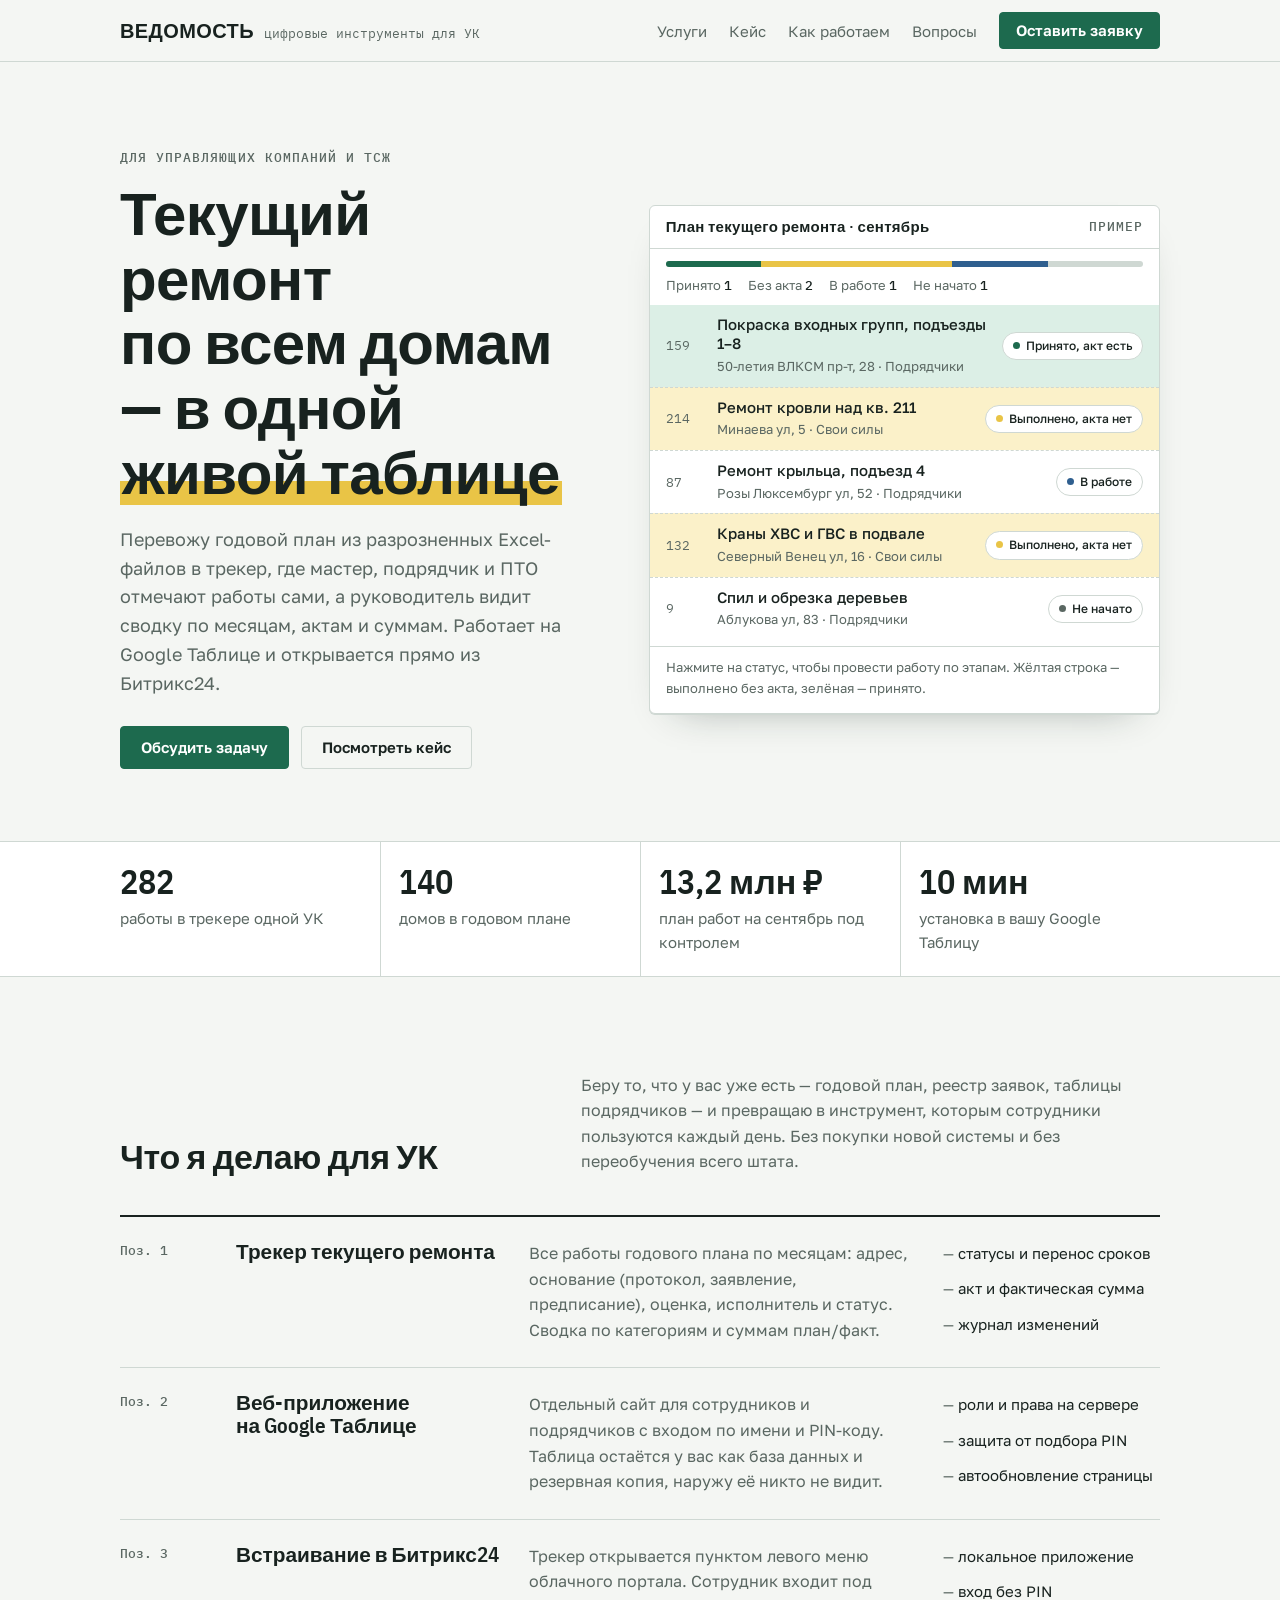
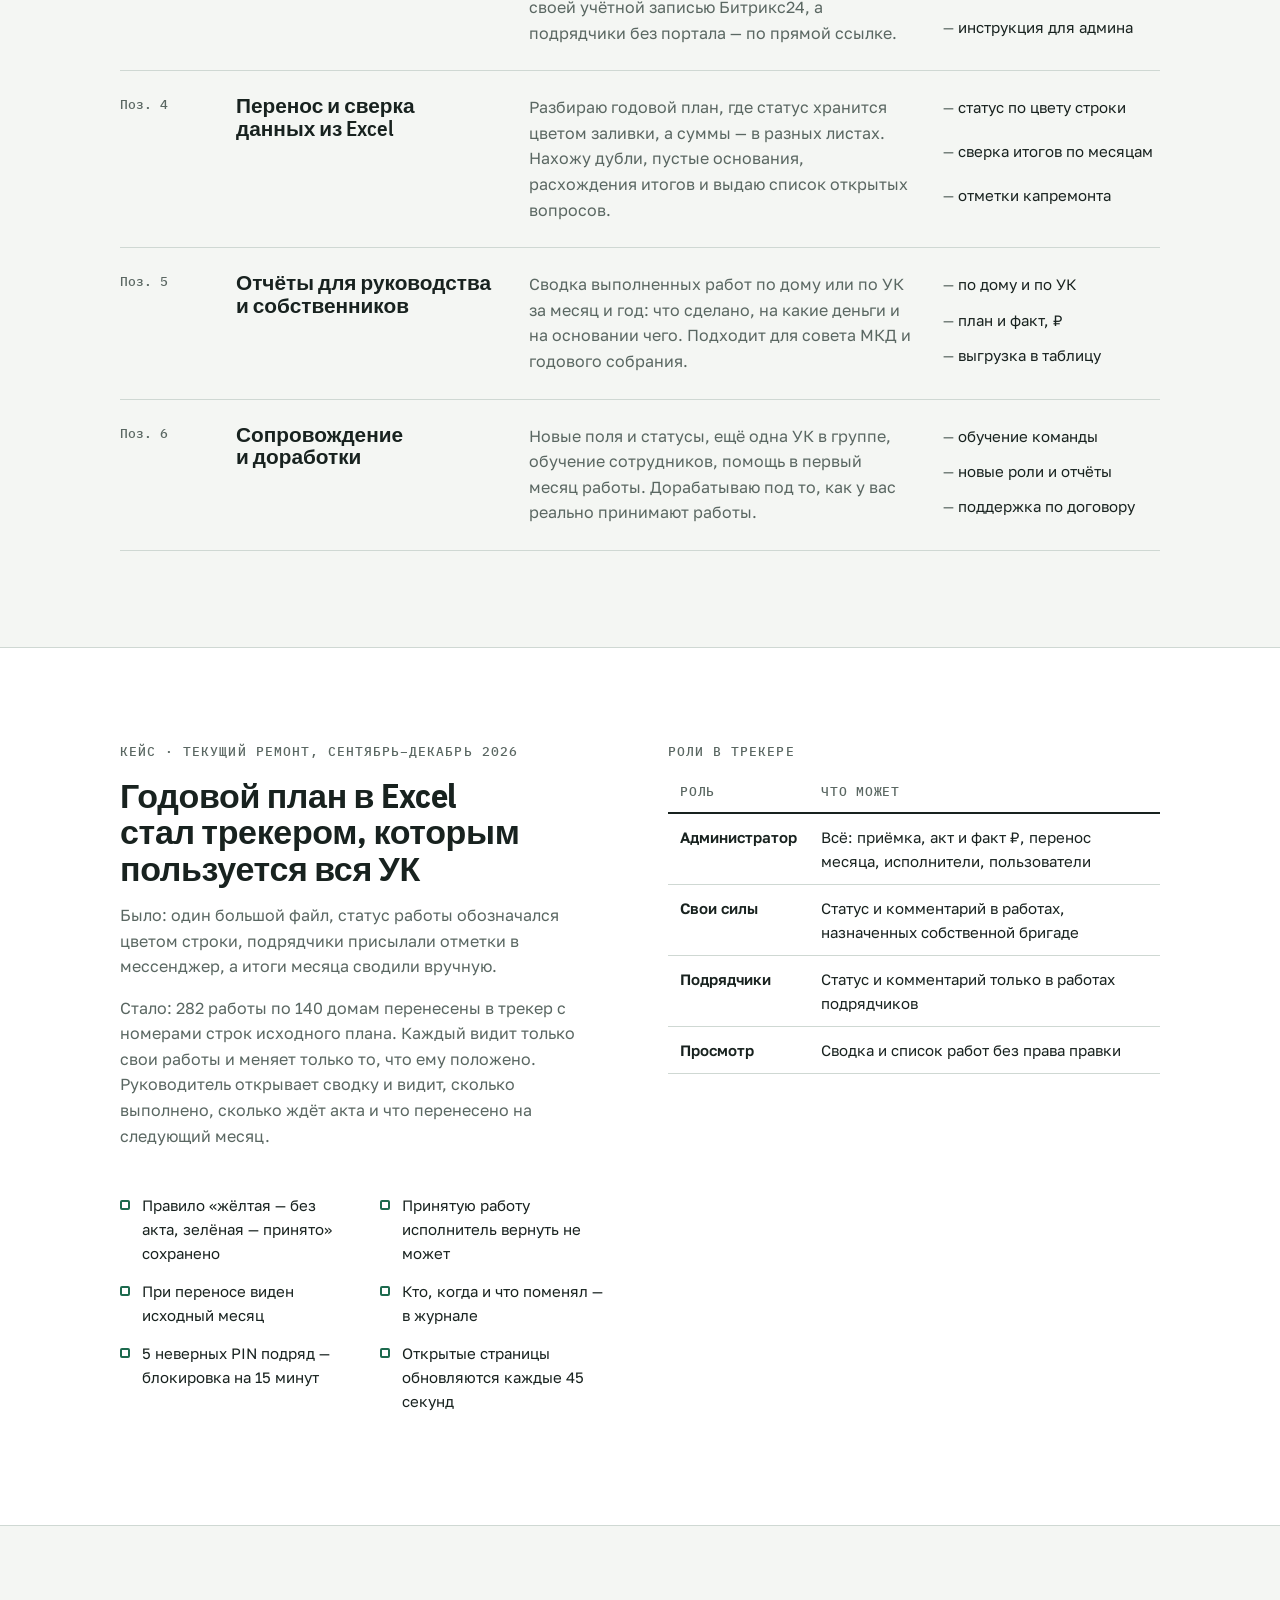
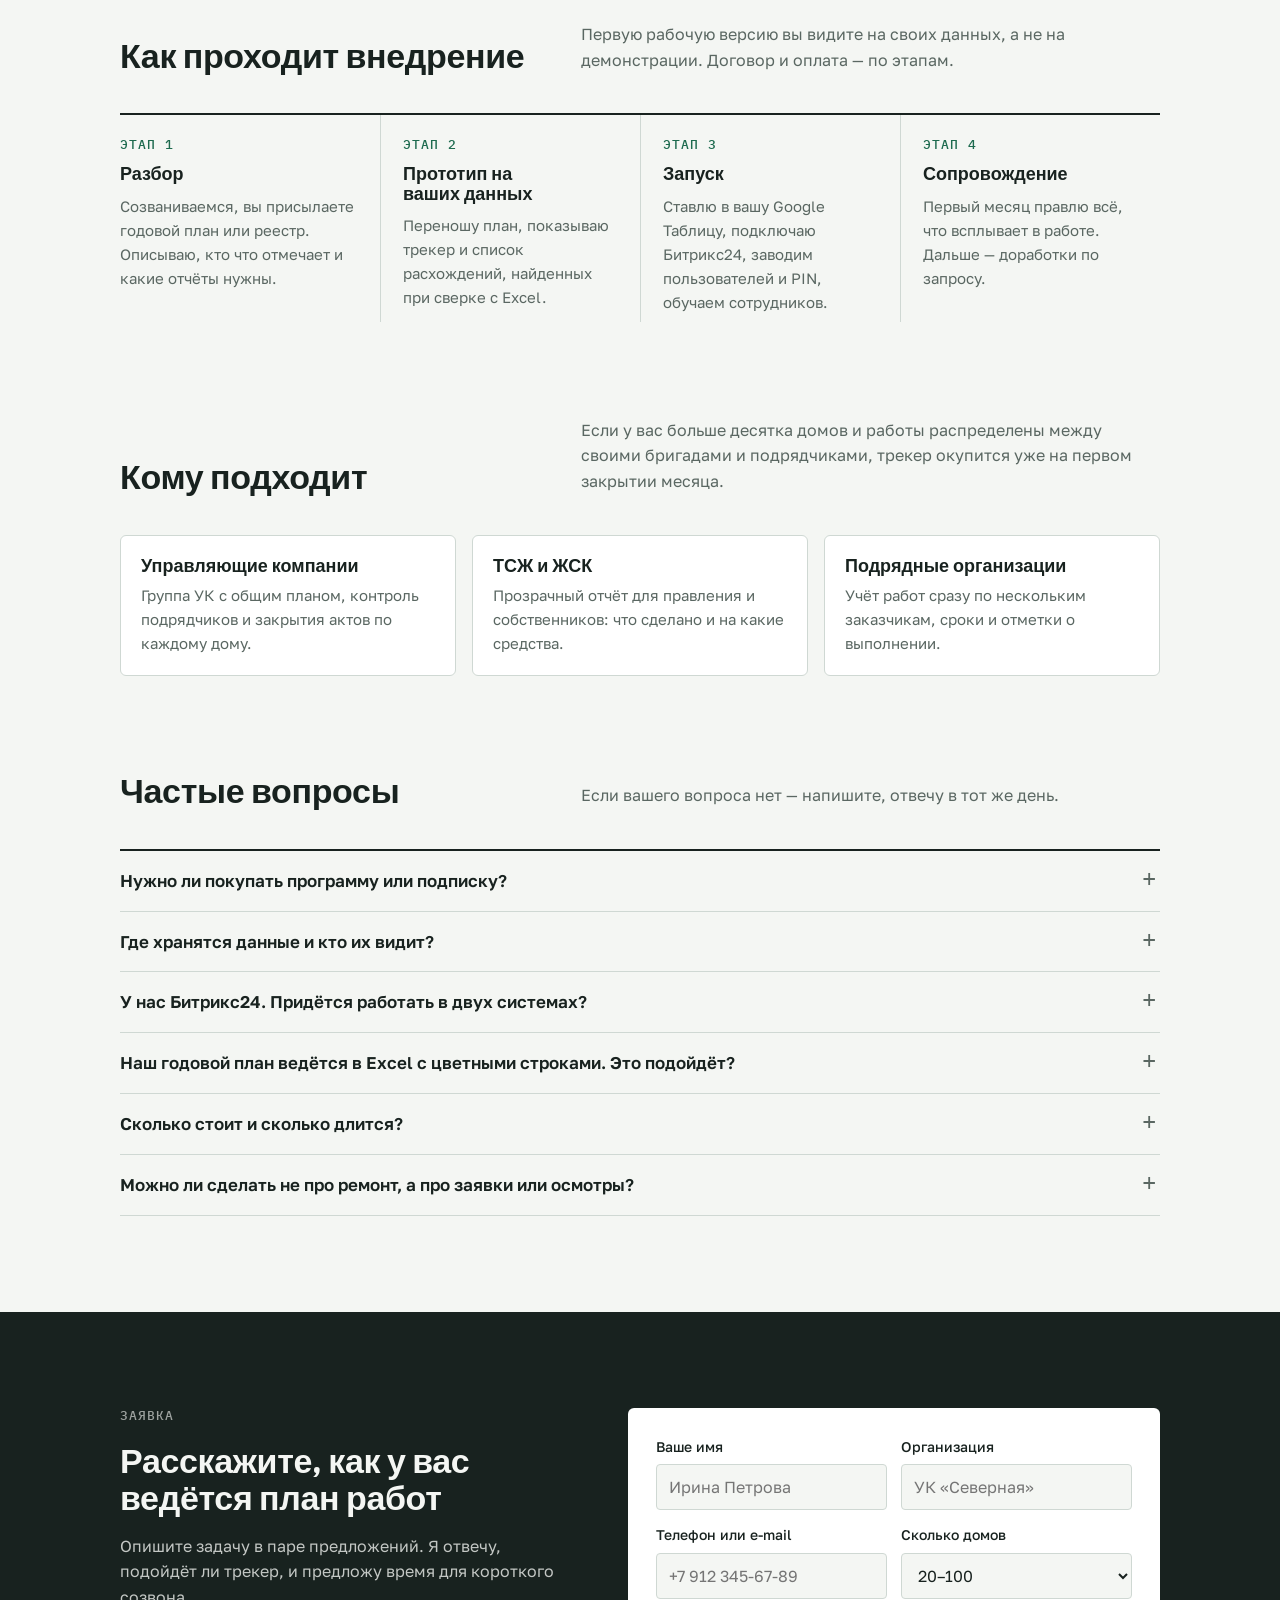
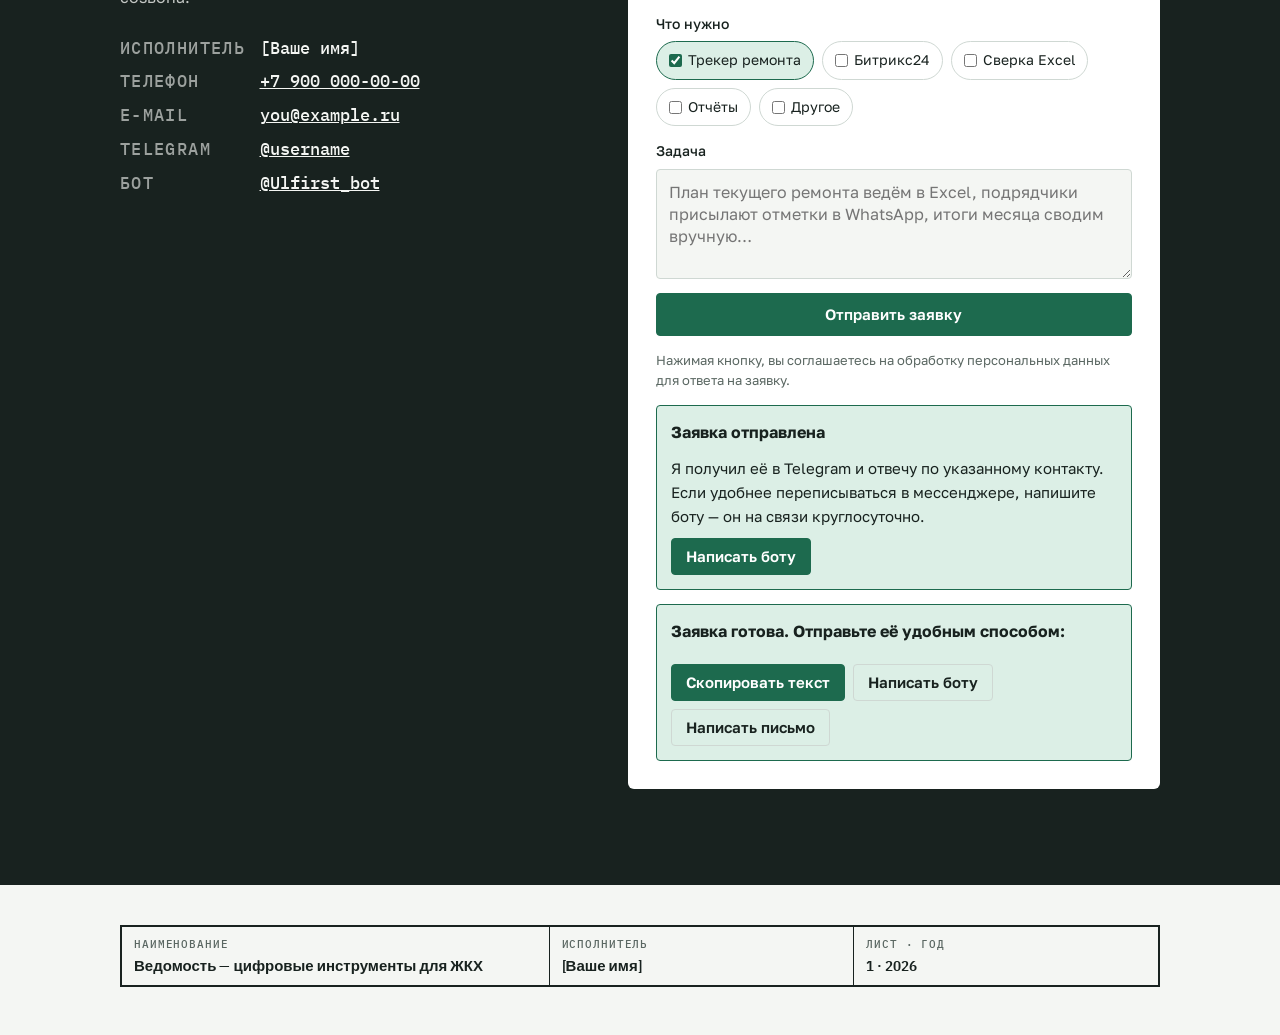
<file: site/index.html>
<!doctype html>
<html lang="ru">
<head>
<meta charset="utf-8">
<meta name="viewport" content="width=device-width, initial-scale=1, viewport-fit=cover">
<title>Ведомость для УК</title>
<meta name="description" content="Трекеры текущего ремонта, веб-приложения на Google Таблицах и встраивание в Битрикс24 для управляющих компаний и ТСЖ.">
<link rel="preconnect" href="https://fonts.googleapis.com">
<link rel="preconnect" href="https://fonts.gstatic.com" crossorigin>
<link rel="stylesheet" href="https://fonts.googleapis.com/css2?family=IBM+Plex+Sans+Condensed:wght@500;600;700&family=Golos+Text:wght@400;500;600&family=IBM+Plex+Mono:wght@400;500&display=swap">
<style>
/* Макет: страница как инженерная ведомость — сетка граф, штамп в подвале,
   цвета статусов из годового плана (жёлтая строка — выполнено без акта, зелёная — принято). */
:root {
  --paper: #f4f6f3;
  --sheet: #ffffff;
  --ink: #18221f;
  --muted: #5a6762;
  --rule: #cfd8d3;
  --accent: #1d6a4e;      /* «Принято, акт есть» */
  --accent-ink: #ffffff;
  --signal: #e9c446;      /* «Выполнено, акта нет» */
  --signal-soft: #fbf1c9;
  --accent-soft: #dcefe6;
  --work: #2f5f8f;
  --work-soft: #e1ebf5;
  --f-display: "IBM Plex Sans Condensed", "Arial Narrow", "Roboto Condensed", sans-serif;
  --f-body: "Golos Text", "Segoe UI", Roboto, Arial, sans-serif;
  --f-mono: "IBM Plex Mono", ui-monospace, "Cascadia Mono", Consolas, monospace;
  --s-1: .8125rem; --s0: 1rem; --s1: 1.125rem; --s2: 1.5rem; --s3: 2.125rem; --s4: clamp(2.25rem, 5.2vw, 3.75rem);
  --gutter: clamp(16px, 4vw, 40px);
  --wrap: 1120px;
}
@media (prefers-color-scheme: dark) {
  :root:not([data-theme="light"]) {
    --paper: #111816; --sheet: #172120; --ink: #e5ece8; --muted: #9aa8a2; --rule: #2c3936;
    --accent: #4fb98c; --accent-ink: #0d1a15; --signal: #e3c055; --signal-soft: #3a3318;
    --accent-soft: #173a2d; --work: #7fb0e0; --work-soft: #1b2c3d;
    color-scheme: dark;
  }
}
:root[data-theme="dark"] {
  --paper: #111816; --sheet: #172120; --ink: #e5ece8; --muted: #9aa8a2; --rule: #2c3936;
  --accent: #4fb98c; --accent-ink: #0d1a15; --signal: #e3c055; --signal-soft: #3a3318;
  --accent-soft: #173a2d; --work: #7fb0e0; --work-soft: #1b2c3d;
  color-scheme: dark;
}

*, *::before, *::after { box-sizing: border-box; }
html { scroll-behavior: smooth; }
@media (prefers-reduced-motion: reduce) { html { scroll-behavior: auto; } * { transition: none !important; animation: none !important; } }
body {
  margin: 0; background: var(--paper); color: var(--ink);
  font: 400 var(--s0)/1.6 var(--f-body);
  -webkit-font-smoothing: antialiased;
}
.wrap { max-width: var(--wrap); margin-inline: auto; padding-inline: var(--gutter); }
h1, h2, h3 { font-family: var(--f-display); font-weight: 700; line-height: 1.08; margin: 0; text-wrap: balance; letter-spacing: -.01em; }
h2 { font-size: var(--s3); }
h3 { font-size: var(--s1); font-weight: 600; letter-spacing: 0; }
p { margin: 0; }
a { color: inherit; }
:focus-visible { outline: 2px solid var(--accent); outline-offset: 3px; border-radius: 2px; }
.label {
  font: 500 var(--s-1)/1.3 var(--f-mono); text-transform: uppercase; letter-spacing: .08em; color: var(--muted);
}
.num { font-family: var(--f-mono); font-variant-numeric: tabular-nums; }

/* Шапка */
.top { position: sticky; top: env(safe-area-inset-top, 0px); z-index: 10; background: var(--paper); border-bottom: 1px solid var(--rule); }
.top .wrap { display: flex; align-items: center; justify-content: space-between; gap: 16px; padding-block: 12px; }
.brand { display: flex; align-items: baseline; gap: 10px; text-decoration: none; }
.brand b { font: 700 1.25rem/1 var(--f-display); letter-spacing: .02em; text-transform: uppercase; }
.brand span { font: 400 var(--s-1)/1 var(--f-mono); color: var(--muted); }
.nav { display: flex; gap: 22px; align-items: center; }
.nav a { text-decoration: none; font-size: .9375rem; color: var(--muted); }
.nav a:hover { color: var(--ink); }
.btn {
  display: inline-flex; align-items: center; justify-content: center; gap: 8px;
  font: 600 .9375rem/1 var(--f-body); padding: 13px 20px; border-radius: 4px;
  background: var(--accent); color: var(--accent-ink); border: 1px solid var(--accent);
  text-decoration: none; cursor: pointer;
}
.btn:hover { filter: brightness(1.08); }
.btn.ghost { background: transparent; color: var(--ink); border-color: var(--rule); }
.btn.ghost:hover { border-color: var(--ink); filter: none; }
.nav .btn { color: var(--accent-ink); padding: 10px 16px; }
@media (max-width: 760px) { .nav a:not(.btn) { display: none; } .brand span { display: none; } }

/* Первый экран */
.hero { padding-block: clamp(40px, 7vw, 88px) clamp(40px, 6vw, 72px); }
.hero .wrap { display: grid; grid-template-columns: minmax(0, 1fr) minmax(0, 1.1fr); gap: clamp(28px, 5vw, 64px); align-items: center; }
@media (max-width: 900px) { .hero .wrap { grid-template-columns: minmax(0, 1fr); } }
.hero h1 { font-size: var(--s4); margin-top: 14px; }
.hero h1 em { font-style: normal; background: linear-gradient(transparent 62%, var(--signal) 62%, var(--signal) 92%, transparent 92%); padding-inline: 2px; }
.hero .lead { font-size: var(--s1); color: var(--muted); margin-top: 20px; max-width: 34em; }
.hero .cta { display: flex; flex-wrap: wrap; gap: 12px; margin-top: 28px; }

/* Мини-трекер */
.sheet { background: var(--sheet); border: 1px solid var(--rule); border-radius: 6px; min-width: 0; box-shadow: 0 1px 0 var(--rule), 0 18px 40px -28px rgba(20, 40, 30, .45); }
.sheet-head { display: flex; justify-content: space-between; align-items: center; gap: 12px; padding: 12px 16px; border-bottom: 1px solid var(--rule); flex-wrap: wrap; }
.sheet-head .t { font: 600 .9375rem/1.2 var(--f-display); letter-spacing: .02em; }
.progress { display: flex; height: 6px; border-radius: 3px; overflow: hidden; background: var(--rule); margin: 12px 16px 0; }
.progress i { display: block; height: 100%; transition: width .35s ease; }
.progress .p-acc { background: var(--accent); }
.progress .p-sig { background: var(--signal); }
.progress .p-wrk { background: var(--work); }
.legend { display: flex; flex-wrap: wrap; gap: 6px 16px; padding: 8px 16px 4px; font-size: var(--s-1); color: var(--muted); }
.legend b { color: var(--ink); font-weight: 500; }
.rows { list-style: none; margin: 0; padding: 4px 0 6px; }
.row { display: grid; grid-template-columns: 2.6em minmax(0, 1fr) auto; gap: 10px; align-items: center; padding: 10px 16px; border-top: 1px dashed var(--rule); }
.row:first-child { border-top: 0; }
.row .n { font: 400 var(--s-1)/1 var(--f-mono); color: var(--muted); }
.row .w { min-width: 0; }
.row .w b { display: block; font-weight: 500; font-size: .9375rem; line-height: 1.3; }
.row .w small { display: block; color: var(--muted); font-size: var(--s-1); margin-top: 2px; }
.row.st-signal { background: var(--signal-soft); }
.row.st-accept { background: var(--accent-soft); }
.pill {
  font: 500 .75rem/1.2 var(--f-body); padding: 6px 10px; border-radius: 999px; border: 1px solid var(--rule);
  background: var(--sheet); color: var(--ink); cursor: pointer; white-space: nowrap;
}
.pill::before { content: ""; display: inline-block; width: 7px; height: 7px; border-radius: 50%; margin-right: 6px; background: var(--muted); vertical-align: 1px; }
.pill[data-s="1"]::before { background: var(--work); }
.pill[data-s="2"]::before { background: var(--signal); }
.pill[data-s="3"]::before { background: var(--accent); }
.pill:hover { border-color: var(--ink); }
.sheet-foot { padding: 10px 16px 14px; border-top: 1px solid var(--rule); font-size: var(--s-1); color: var(--muted); }
@media (max-width: 480px) { .row { grid-template-columns: minmax(0, 1fr); gap: 6px; } .row .n { display: none; } .row .pill { justify-self: start; } }

/* Полоса цифр */
.facts { border-block: 1px solid var(--rule); background: var(--sheet); }
.facts .wrap { display: grid; grid-template-columns: repeat(4, minmax(0, 1fr)); }
.fact { padding: 22px 18px; border-left: 1px solid var(--rule); }
.fact:first-child { border-left: 0; padding-left: 0; }
.fact .v { font: 600 var(--s3)/1 var(--f-display); font-variant-numeric: tabular-nums; }
.fact .k { color: var(--muted); font-size: .9375rem; margin-top: 8px; }
@media (max-width: 760px) {
  .facts .wrap { grid-template-columns: repeat(2, minmax(0, 1fr)); }
  .fact { padding: 18px 12px; }
  .fact:nth-child(odd) { border-left: 0; padding-left: 0; }
  .fact:nth-child(n+3) { border-top: 1px solid var(--rule); }
}

/* Разделы */
section.block { padding-block: clamp(56px, 8vw, 96px); }
.sec-head { display: grid; grid-template-columns: minmax(0, 1fr) minmax(0, 1.4fr); gap: 16px 48px; align-items: end; margin-bottom: 40px; }
.sec-head p { color: var(--muted); max-width: 36em; }
@media (max-width: 760px) { .sec-head { grid-template-columns: minmax(0, 1fr); } }

/* Услуги — ведомость работ */
.ledger { border-top: 2px solid var(--ink); }
.svc { display: grid; grid-template-columns: 5.5em minmax(0, 1.1fr) minmax(0, 1.6fr) minmax(0, .9fr); gap: 12px 28px; padding-block: 24px; border-bottom: 1px solid var(--rule); }
.svc .code { font: 500 var(--s-1)/1.6 var(--f-mono); color: var(--muted); }
.svc h3 { font-size: 1.3rem; }
.svc p { color: var(--muted); }
.svc ul { margin: 0; padding: 0; list-style: none; font-size: .9375rem; display: grid; gap: 4px; }
.svc li::before { content: "— "; color: var(--muted); }
.svc .term { font-size: .9375rem; }
.svc .term b { display: block; font-weight: 600; }
@media (max-width: 900px) { .svc { grid-template-columns: 4.5em minmax(0, 1fr); } .svc > :nth-child(n+3) { grid-column: 2; } }
@media (max-width: 480px) { .svc { grid-template-columns: minmax(0, 1fr); } .svc > :nth-child(n+3) { grid-column: 1; } }

/* Кейс */
.case { background: var(--sheet); border-block: 1px solid var(--rule); }
.case-grid { display: grid; grid-template-columns: minmax(0, 1fr) minmax(0, 1fr); gap: 40px 56px; }
@media (max-width: 900px) { .case-grid { grid-template-columns: minmax(0, 1fr); } }
.case-text { display: grid; gap: 16px; align-content: start; }
.case-text p { color: var(--muted); max-width: 34em; }
.roles { width: 100%; border-collapse: collapse; font-size: .9375rem; }
.roles th, .roles td { text-align: left; padding: 11px 12px; border-bottom: 1px solid var(--rule); vertical-align: top; }
.roles th { font: 500 var(--s-1)/1.3 var(--f-mono); text-transform: uppercase; letter-spacing: .06em; color: var(--muted); border-bottom: 2px solid var(--ink); }
.roles td:first-child { font-weight: 600; white-space: nowrap; }
.table-scroll { overflow-x: auto; }
.checks { display: grid; grid-template-columns: repeat(2, minmax(0, 1fr)); gap: 14px 28px; margin-top: 28px; padding: 0; list-style: none; }
.checks li { padding-left: 22px; position: relative; font-size: .9375rem; }
.checks li::before { content: ""; position: absolute; left: 0; top: .45em; width: 10px; height: 10px; border: 2px solid var(--accent); border-radius: 2px; }
@media (max-width: 560px) { .checks { grid-template-columns: minmax(0, 1fr); } }

/* Порядок работы — реальная последовательность */
.steps { display: grid; grid-template-columns: repeat(4, minmax(0, 1fr)); gap: 0; counter-reset: st; border-top: 2px solid var(--ink); }
.step { padding: 22px 22px 8px 0; display: grid; gap: 10px; align-content: start; }
.step + .step { padding-left: 22px; border-left: 1px solid var(--rule); }
.step .label { color: var(--accent); }
.step p { color: var(--muted); font-size: .9375rem; }
@media (max-width: 900px) {
  .steps { grid-template-columns: repeat(2, minmax(0, 1fr)); }
  .step:nth-child(3) { padding-left: 0; border-left: 0; }
  .step:nth-child(n+3) { border-top: 1px solid var(--rule); }
}
@media (max-width: 520px) {
  .steps { grid-template-columns: minmax(0, 1fr); }
  .step, .step + .step { padding: 18px 0 6px; border-left: 0; }
  .step + .step { border-top: 1px solid var(--rule); }
}

/* Для кого */
.who { display: grid; grid-template-columns: repeat(3, minmax(0, 1fr)); gap: 16px; }
.who div { padding: 20px; border: 1px solid var(--rule); border-radius: 6px; background: var(--sheet); display: grid; gap: 8px; align-content: start; }
.who p { color: var(--muted); font-size: .9375rem; }
@media (max-width: 760px) { .who { grid-template-columns: minmax(0, 1fr); } }

/* Вопросы */
.faq { border-top: 2px solid var(--ink); }
.faq details { border-bottom: 1px solid var(--rule); }
.faq summary { cursor: pointer; list-style: none; padding: 18px 40px 18px 0; position: relative; font: 600 1.0625rem/1.4 var(--f-body); }
.faq summary::-webkit-details-marker { display: none; }
.faq summary::after { content: "+"; position: absolute; right: 4px; top: 14px; font: 400 1.5rem/1 var(--f-mono); color: var(--muted); }
.faq details[open] summary::after { content: "−"; }
.faq details p { padding: 0 0 20px; color: var(--muted); max-width: 46em; }

/* Заявка */
.order { background: var(--ink); color: var(--paper); }
.order .wrap { display: grid; grid-template-columns: minmax(0, 1fr) minmax(0, 1.2fr); gap: 40px 64px; }
@media (max-width: 900px) { .order .wrap { grid-template-columns: minmax(0, 1fr); } }
.order h2 { color: var(--paper); }
.order .intro { display: grid; gap: 18px; align-content: start; }
.order .intro p { opacity: .78; max-width: 30em; }
.contacts { display: grid; gap: 10px; margin-top: 8px; }
.contacts div { display: flex; gap: 12px; align-items: baseline; flex-wrap: wrap; }
.contacts .label { color: var(--paper); opacity: .6; min-width: 7.5em; }
.contacts a, .contacts span { font: 500 1.0625rem/1.4 var(--f-mono); color: var(--paper); word-break: break-word; }
form { display: grid; gap: 14px; background: var(--sheet); color: var(--ink); padding: clamp(18px, 3vw, 28px); border-radius: 6px; min-width: 0; }
.field { display: grid; gap: 6px; }
.field label { font-size: .875rem; font-weight: 500; }
.field input, .field select, .field textarea {
  font: 400 1rem/1.4 var(--f-body); color: var(--ink); background: var(--paper);
  border: 1px solid var(--rule); border-radius: 4px; padding: 11px 12px; width: 100%;
}
.field textarea { min-height: 110px; resize: vertical; }
.field input:focus, .field select:focus, .field textarea:focus { outline: 2px solid var(--accent); outline-offset: 0; border-color: var(--accent); }
.two { display: grid; grid-template-columns: minmax(0, 1fr) minmax(0, 1fr); gap: 14px; }
@media (max-width: 520px) { .two { grid-template-columns: minmax(0, 1fr); } }
.tags { display: flex; flex-wrap: wrap; gap: 8px; border: 0; padding: 0; margin: 0; }
.tags legend { font-size: .875rem; font-weight: 500; margin-bottom: 6px; padding: 0; }
.tags label { display: inline-flex; align-items: center; gap: 6px; padding: 7px 12px; border: 1px solid var(--rule); border-radius: 999px; font-size: .875rem; cursor: pointer; }
.tags input { accent-color: var(--accent); margin: 0; }
.tags label:has(input:checked) { border-color: var(--accent); background: var(--accent-soft); }
.form-note { font-size: var(--s-1); color: var(--muted); }
.result { border: 1px solid var(--accent); background: var(--accent-soft); border-radius: 4px; padding: 14px; display: grid; gap: 10px; }
.result pre { margin: 0; white-space: pre-wrap; font: 400 .875rem/1.5 var(--f-mono); }
.result .acts { display: flex; flex-wrap: wrap; gap: 8px; }
.result .btn { padding: 10px 14px; }
.err { color: #b3261e; font-size: .875rem; }
.result p { font-size: .9375rem; }
.hp { position: absolute; left: -9999px; width: 1px; height: 1px; overflow: hidden; }

/* Подвал — штамп основной надписи */
footer { padding-block: 40px 48px; }
.stamp { display: grid; grid-template-columns: 1.4fr 1fr 1fr; border: 2px solid var(--ink); font-size: var(--s-1); }
.stamp > div { padding: 10px 12px; border-left: 1px solid var(--ink); display: grid; gap: 4px; min-width: 0; }
.stamp > div:first-child { border-left: 0; }
.stamp .label { font-size: .6875rem; }
.stamp b { font: 600 .9375rem/1.3 var(--f-display); }
@media (max-width: 640px) { .stamp { grid-template-columns: minmax(0, 1fr); } .stamp > div { border-left: 0; border-top: 1px solid var(--ink); } .stamp > div:first-child { border-top: 0; } }
</style>
</head>
<body>

<!--
  ЗАМЕНИТЕ ПЕРЕД ПУБЛИКАЦИЕЙ: имя, телефон, e-mail, Telegram, город.
  Они помечены квадратными скобками [ ] и продублированы в объекте CONTACT внизу страницы.
-->

<header class="top">
  <div class="wrap">
    <a class="brand" href="#top"><b>Ведомость</b><span>цифровые инструменты для УК</span></a>
    <nav class="nav" aria-label="Разделы">
      <a href="#services">Услуги</a>
      <a href="#case">Кейс</a>
      <a href="#process">Как работаем</a>
      <a href="#faq">Вопросы</a>
      <a class="btn" href="#order">Оставить заявку</a>
    </nav>
  </div>
</header>

<main id="top">
  <section class="hero">
    <div class="wrap">
      <div>
        <p class="label">Для управляющих компаний и ТСЖ</p>
        <h1>Текущий ремонт по&nbsp;всем домам — в&nbsp;одной <em>живой таблице</em></h1>
        <p class="lead">Перевожу годовой план из разрозненных Excel-файлов в трекер, где мастер, подрядчик и ПТО отмечают работы сами, а руководитель видит сводку по месяцам, актам и суммам. Работает на Google Таблице и открывается прямо из Битрикс24.</p>
        <div class="cta">
          <a class="btn" href="#order">Обсудить задачу</a>
          <a class="btn ghost" href="#case">Посмотреть кейс</a>
        </div>
      </div>

      <div class="sheet" aria-label="Пример трекера">
        <div class="sheet-head">
          <span class="t">План текущего ремонта · сентябрь</span>
          <span class="label">пример</span>
        </div>
        <div class="progress" aria-hidden="true"><i class="p-acc"></i><i class="p-sig"></i><i class="p-wrk"></i></div>
        <div class="legend" id="legend"></div>
        <ol class="rows" id="rows"></ol>
        <div class="sheet-foot">Нажмите на статус, чтобы провести работу по этапам. Жёлтая строка — выполнено без акта, зелёная — принято.</div>
      </div>
    </div>
  </section>

  <div class="facts">
    <div class="wrap">
      <div class="fact"><div class="v">282</div><div class="k">работы в трекере одной УК</div></div>
      <div class="fact"><div class="v">140</div><div class="k">домов в годовом плане</div></div>
      <div class="fact"><div class="v">13,2 млн&nbsp;₽</div><div class="k">план работ на сентябрь под контролем</div></div>
      <div class="fact"><div class="v">10&nbsp;мин</div><div class="k">установка в вашу Google Таблицу</div></div>
    </div>
  </div>

  <section class="block" id="services">
    <div class="wrap">
      <div class="sec-head">
        <h2>Что я делаю для УК</h2>
        <p>Беру то, что у вас уже есть — годовой план, реестр заявок, таблицы подрядчиков — и превращаю в инструмент, которым сотрудники пользуются каждый день. Без покупки новой системы и без переобучения всего штата.</p>
      </div>

      <div class="ledger">
        <div class="svc">
          <span class="code">Поз. 1</span>
          <div><h3>Трекер текущего ремонта</h3></div>
          <div>
            <p>Все работы годового плана по месяцам: адрес, основание (протокол, заявление, предписание), оценка, исполнитель и статус. Сводка по категориям и суммам план/факт.</p>
          </div>
          <ul>
            <li>статусы и перенос сроков</li>
            <li>акт и фактическая сумма</li>
            <li>журнал изменений</li>
          </ul>
        </div>
        <div class="svc">
          <span class="code">Поз. 2</span>
          <div><h3>Веб-приложение на Google Таблице</h3></div>
          <div>
            <p>Отдельный сайт для сотрудников и подрядчиков с входом по имени и PIN-коду. Таблица остаётся у вас как база данных и резервная копия, наружу её никто не видит.</p>
          </div>
          <ul>
            <li>роли и права на сервере</li>
            <li>защита от подбора PIN</li>
            <li>автообновление страницы</li>
          </ul>
        </div>
        <div class="svc">
          <span class="code">Поз. 3</span>
          <div><h3>Встраивание в Битрикс24</h3></div>
          <div>
            <p>Трекер открывается пунктом левого меню облачного портала. Сотрудник входит под своей учётной записью Битрикс24, а подрядчики без портала — по прямой ссылке.</p>
          </div>
          <ul>
            <li>локальное приложение</li>
            <li>вход без PIN</li>
            <li>инструкция для админа</li>
          </ul>
        </div>
        <div class="svc">
          <span class="code">Поз. 4</span>
          <div><h3>Перенос и сверка данных из Excel</h3></div>
          <div>
            <p>Разбираю годовой план, где статус хранится цветом заливки, а суммы — в разных листах. Нахожу дубли, пустые основания, расхождения итогов и выдаю список открытых вопросов.</p>
          </div>
          <ul>
            <li>статус по цвету строки</li>
            <li>сверка итогов по месяцам</li>
            <li>отметки капремонта</li>
          </ul>
        </div>
        <div class="svc">
          <span class="code">Поз. 5</span>
          <div><h3>Отчёты для руководства и собственников</h3></div>
          <div>
            <p>Сводка выполненных работ по дому или по УК за месяц и год: что сделано, на какие деньги и на основании чего. Подходит для совета МКД и годового собрания.</p>
          </div>
          <ul>
            <li>по дому и по УК</li>
            <li>план и факт, ₽</li>
            <li>выгрузка в таблицу</li>
          </ul>
        </div>
        <div class="svc">
          <span class="code">Поз. 6</span>
          <div><h3>Сопровождение и доработки</h3></div>
          <div>
            <p>Новые поля и статусы, ещё одна УК в группе, обучение сотрудников, помощь в первый месяц работы. Дорабатываю под то, как у вас реально принимают работы.</p>
          </div>
          <ul>
            <li>обучение команды</li>
            <li>новые роли и отчёты</li>
            <li>поддержка по договору</li>
          </ul>
        </div>
      </div>
    </div>
  </section>

  <section class="block case" id="case">
    <div class="wrap">
      <div class="case-grid">
        <div class="case-text">
          <p class="label">Кейс · текущий ремонт, сентябрь–декабрь 2026</p>
          <h2>Годовой план в Excel стал трекером, которым пользуется вся УК</h2>
          <p>Было: один большой файл, статус работы обозначался цветом строки, подрядчики присылали отметки в мессенджер, а итоги месяца сводили вручную.</p>
          <p>Стало: 282 работы по 140 домам перенесены в трекер с номерами строк исходного плана. Каждый видит только свои работы и меняет только то, что ему положено. Руководитель открывает сводку и видит, сколько выполнено, сколько ждёт акта и что перенесено на следующий месяц.</p>
          <ul class="checks">
            <li>Правило «жёлтая — без акта, зелёная — принято» сохранено</li>
            <li>Принятую работу исполнитель вернуть не может</li>
            <li>При переносе виден исходный месяц</li>
            <li>Кто, когда и что поменял — в журнале</li>
            <li>5 неверных PIN подряд — блокировка на 15 минут</li>
            <li>Открытые страницы обновляются каждые 45 секунд</li>
          </ul>
        </div>
        <div>
          <p class="label" style="margin-bottom:12px">Роли в трекере</p>
          <div class="table-scroll">
            <table class="roles">
              <thead><tr><th>Роль</th><th>Что может</th></tr></thead>
              <tbody>
                <tr><td>Администратор</td><td>Всё: приёмка, акт и факт ₽, перенос месяца, исполнители, пользователи</td></tr>
                <tr><td>Свои силы</td><td>Статус и комментарий в работах, назначенных собственной бригаде</td></tr>
                <tr><td>Подрядчики</td><td>Статус и комментарий только в работах подрядчиков</td></tr>
                <tr><td>Просмотр</td><td>Сводка и список работ без права правки</td></tr>
              </tbody>
            </table>
          </div>
        </div>
      </div>
    </div>
  </section>

  <section class="block" id="process">
    <div class="wrap">
      <div class="sec-head">
        <h2>Как проходит внедрение</h2>
        <p>Первую рабочую версию вы видите на своих данных, а не на демонстрации. Договор и оплата — по этапам.</p>
      </div>
      <div class="steps">
        <div class="step"><span class="label">Этап 1</span><h3>Разбор</h3><p>Созваниваемся, вы присылаете годовой план или реестр. Описываю, кто что отмечает и какие отчёты нужны.</p></div>
        <div class="step"><span class="label">Этап 2</span><h3>Прототип на ваших данных</h3><p>Переношу план, показываю трекер и список расхождений, найденных при сверке с Excel.</p></div>
        <div class="step"><span class="label">Этап 3</span><h3>Запуск</h3><p>Ставлю в вашу Google Таблицу, подключаю Битрикс24, заводим пользователей и PIN, обучаем сотрудников.</p></div>
        <div class="step"><span class="label">Этап 4</span><h3>Сопровождение</h3><p>Первый месяц правлю всё, что всплывает в работе. Дальше — доработки по запросу.</p></div>
      </div>
    </div>
  </section>

  <section class="block" style="padding-top:0">
    <div class="wrap">
      <div class="sec-head">
        <h2>Кому подходит</h2>
        <p>Если у вас больше десятка домов и работы распределены между своими бригадами и подрядчиками, трекер окупится уже на первом закрытии месяца.</p>
      </div>
      <div class="who">
        <div><h3>Управляющие компании</h3><p>Группа УК с общим планом, контроль подрядчиков и закрытия актов по каждому дому.</p></div>
        <div><h3>ТСЖ и ЖСК</h3><p>Прозрачный отчёт для правления и собственников: что сделано и на какие средства.</p></div>
        <div><h3>Подрядные организации</h3><p>Учёт работ сразу по нескольким заказчикам, сроки и отметки о выполнении.</p></div>
      </div>
    </div>
  </section>

  <section class="block" id="faq" style="padding-top:0">
    <div class="wrap">
      <div class="sec-head"><h2>Частые вопросы</h2><p>Если вашего вопроса нет — напишите, отвечу в тот же день.</p></div>
      <div class="faq">
        <details><summary>Нужно ли покупать программу или подписку?</summary><p>Нет. Трекер работает на бесплатном Google Apps Script и вашей Google Таблице. Платите только за разработку и сопровождение.</p></details>
        <details><summary>Где хранятся данные и кто их видит?</summary><p>В вашей Google Таблице, на вашем аккаунте. Сотрудники работают через ссылку и не видят саму таблицу. Права проверяет сервер, обойти их из браузера нельзя.</p></details>
        <details><summary>У нас Битрикс24. Придётся работать в двух системах?</summary><p>Нет. Трекер встраивается в облачный Битрикс24 пунктом меню, сотрудники входят под своей учётной записью портала.</p></details>
        <details><summary>Наш годовой план ведётся в Excel с цветными строками. Это подойдёт?</summary><p>Да, это самый частый случай. Статус читается по цвету заливки, номера строк исходного плана сохраняются, чтобы всегда можно было свериться.</p></details>
        <details><summary>Сколько стоит и сколько длится?</summary><p>Зависит от объёма плана и числа ролей. Типичный трекер для одной УК запускается за одну–две недели. Точную смету называю после разбора ваших файлов.</p></details>
        <details><summary>Можно ли сделать не про ремонт, а про заявки или осмотры?</summary><p>Да. Тот же подход подходит для журнала заявок, весенних и осенних осмотров, подготовки к отопительному сезону и предписаний ГЖИ.</p></details>
      </div>
    </div>
  </section>

  <section class="block order" id="order">
    <div class="wrap">
      <div class="intro">
        <p class="label" style="color:inherit;opacity:.6">Заявка</p>
        <h2>Расскажите, как у вас ведётся план работ</h2>
        <p>Опишите задачу в паре предложений. Я отвечу, подойдёт ли трекер, и предложу время для короткого созвона.</p>
        <div class="contacts">
          <div><span class="label">Исполнитель</span><span data-c="name">[Ваше имя]</span></div>
          <div><span class="label">Телефон</span><a data-c="phone" href="#">[+7 900 000-00-00]</a></div>
          <div><span class="label">E-mail</span><a data-c="email" href="#">[you@example.ru]</a></div>
          <div><span class="label">Telegram</span><a data-c="tg" href="#" target="_blank" rel="noopener">[@username]</a></div>
          <div><span class="label">Бот</span><a data-c="bot" href="#" target="_blank" rel="noopener">@Ulfirst_bot</a></div>
        </div>
      </div>

      <form id="lead" novalidate>
        <div class="two">
          <div class="field"><label for="f-name">Ваше имя</label><input id="f-name" name="name" autocomplete="name" placeholder="Ирина Петрова" required></div>
          <div class="field"><label for="f-org">Организация</label><input id="f-org" name="org" placeholder="УК «Северная»"></div>
        </div>
        <div class="two">
          <div class="field"><label for="f-contact">Телефон или e-mail</label><input id="f-contact" name="contact" autocomplete="tel" placeholder="+7 912 345-67-89" required></div>
          <div class="field"><label for="f-size">Сколько домов</label>
            <select id="f-size" name="size">
              <option>до 20</option><option selected>20–100</option><option>100–300</option><option>больше 300</option>
            </select>
          </div>
        </div>
        <fieldset class="tags">
          <legend>Что нужно</legend>
          <label><input type="checkbox" id="t-tracker" name="need" value="Трекер текущего ремонта" checked>Трекер ремонта</label>
          <label><input type="checkbox" id="t-bitrix" name="need" value="Встраивание в Битрикс24">Битрикс24</label>
          <label><input type="checkbox" id="t-excel" name="need" value="Перенос и сверка Excel">Сверка Excel</label>
          <label><input type="checkbox" id="t-report" name="need" value="Отчёты">Отчёты</label>
          <label><input type="checkbox" id="t-other" name="need" value="Другое">Другое</label>
        </fieldset>
        <div class="field"><label for="f-msg">Задача</label><textarea id="f-msg" name="msg" placeholder="План текущего ремонта ведём в Excel, подрядчики присылают отметки в WhatsApp, итоги месяца сводим вручную…"></textarea></div>
        <div class="hp" aria-hidden="true"><label for="f-website">Сайт</label><input id="f-website" name="website" tabindex="-1" autocomplete="off"></div>
        <p class="err" id="err" hidden></p>
        <button class="btn" type="submit" id="submit">Отправить заявку</button>
        <p class="form-note">Нажимая кнопку, вы соглашаетесь на обработку персональных данных для ответа на заявку.</p>
        <div class="result" id="sent" hidden>
          <strong id="sent-title">Заявка отправлена</strong>
          <p>Я получил её в Telegram и отвечу по указанному контакту. Если удобнее переписываться в мессенджере, напишите боту — он на связи круглосуточно.</p>
          <div class="acts"><a class="btn" data-c="bot-btn" href="#" target="_blank" rel="noopener">Написать боту</a></div>
        </div>
        <div class="result" id="result" hidden>
          <strong>Заявка готова. Отправьте её удобным способом:</strong>
          <pre id="result-text"></pre>
          <div class="acts">
            <button class="btn" type="button" id="copy">Скопировать текст</button>
            <a class="btn ghost" id="send-tg" href="#" target="_blank" rel="noopener">Написать боту</a>
            <a class="btn ghost" id="send-mail" href="#">Написать письмо</a>
          </div>
        </div>
      </form>
    </div>
  </section>
</main>

<footer>
  <div class="wrap">
    <div class="stamp">
      <div><span class="label">Наименование</span><b>Ведомость — цифровые инструменты для ЖКХ</b></div>
      <div><span class="label">Исполнитель</span><b data-c="name">[Ваше имя]</b></div>
      <div><span class="label">Лист · Год</span><b class="num">1 · 2026</b></div>
    </div>
  </div>
</footer>

<script>
/* Контакты: замените значения — они подставятся на всю страницу. */
const CONTACT = {
  name: "[Ваше имя]",
  phone: "+7 900 000-00-00",
  email: "you@example.ru",
  tg: "username",
  bot: "Ulfirst_bot", // имя Telegram-бота без @
  leadUrl: ""        // адрес веб-приложения бота …/exec — тогда заявки с формы приходят в Telegram
};
const BOT_LINK = "https://t.me/" + CONTACT.bot + "?start=site";

(function contacts() {
  document.querySelectorAll('[data-c="name"]').forEach(el => el.textContent = CONTACT.name);
  const ph = document.querySelector('[data-c="phone"]');
  ph.textContent = CONTACT.phone; ph.href = "tel:" + CONTACT.phone.replace(/[^\d+]/g, "");
  const em = document.querySelector('[data-c="email"]');
  em.textContent = CONTACT.email; em.href = "mailto:" + CONTACT.email;
  const tg = document.querySelector('[data-c="tg"]');
  tg.textContent = "@" + CONTACT.tg; tg.href = "https://t.me/" + CONTACT.tg;
  const bot = document.querySelector('[data-c="bot"]');
  bot.textContent = "@" + CONTACT.bot; bot.href = BOT_LINK;
  document.querySelectorAll('[data-c="bot-btn"]').forEach(a => a.href = BOT_LINK);
})();

/* Мини-трекер на первом экране */
const STATUSES = ["Не начато", "В работе", "Выполнено, акта нет", "Принято, акт есть"];
const ROWS = [
  { row: 159, addr: "50-летия ВЛКСМ пр-т, 28", work: "Покраска входных групп, подъезды 1–8", ex: "Подрядчики", s: 3 },
  { row: 214, addr: "Минаева ул, 5", work: "Ремонт кровли над кв. 211", ex: "Свои силы", s: 2 },
  { row: 87,  addr: "Розы Люксембург ул, 52", work: "Ремонт крыльца, подъезд 4", ex: "Подрядчики", s: 1 },
  { row: 132, addr: "Северный Венец ул, 16", work: "Краны ХВС и ГВС в подвале", ex: "Свои силы", s: 2 },
  { row: 9,   addr: "Аблукова ул, 83", work: "Спил и обрезка деревьев", ex: "Подрядчики", s: 0 }
];
const rowsEl = document.getElementById("rows");
const legendEl = document.getElementById("legend");
const bar = document.querySelectorAll(".progress i");

function render() {
  rowsEl.innerHTML = "";
  ROWS.forEach((r, i) => {
    const li = document.createElement("li");
    li.className = "row" + (r.s === 2 ? " st-signal" : r.s === 3 ? " st-accept" : "");
    li.innerHTML = `<span class="n">${r.row}</span>
      <div class="w"><b></b><small></small></div>
      <button class="pill" type="button" data-s="${r.s}" aria-label="Сменить статус"></button>`;
    li.querySelector("b").textContent = r.work;
    li.querySelector("small").textContent = r.addr + " · " + r.ex;
    const btn = li.querySelector(".pill");
    btn.textContent = STATUSES[r.s];
    btn.addEventListener("click", () => { r.s = (r.s + 1) % 4; render(); });
    rowsEl.appendChild(li);
  });
  const c = [0, 0, 0, 0]; ROWS.forEach(r => c[r.s]++);
  const pct = n => (n / ROWS.length * 100) + "%";
  bar[0].style.width = pct(c[3]); bar[1].style.width = pct(c[2]); bar[2].style.width = pct(c[1]);
  legendEl.innerHTML = `<span>Принято <b class="num">${c[3]}</b></span><span>Без акта <b class="num">${c[2]}</b></span><span>В работе <b class="num">${c[1]}</b></span><span>Не начато <b class="num">${c[0]}</b></span>`;
}
render();

/* Заявка: отправляем боту, а если адрес не задан или сеть недоступна — собираем текст для ручной отправки */
const form = document.getElementById("lead");
form.addEventListener("submit", async e => {
  e.preventDefault();
  const f = new FormData(form);
  const err = document.getElementById("err");
  if (!f.get("name").trim() || !f.get("contact").trim()) {
    err.textContent = "Укажите имя и телефон или e-mail, чтобы я мог ответить.";
    err.hidden = false; return;
  }
  err.hidden = true;
  const needs = f.getAll("need");
  const text = [
    "Заявка с сайта",
    "Имя: " + f.get("name").trim(),
    f.get("org").trim() ? "Организация: " + f.get("org").trim() : null,
    "Контакт: " + f.get("contact").trim(),
    "Домов: " + f.get("size"),
    needs.length ? "Нужно: " + needs.join(", ") : null,
    f.get("msg").trim() ? "Задача: " + f.get("msg").trim() : null
  ].filter(Boolean).join("\n");
  if (CONTACT.leadUrl) {
    const btn = document.getElementById("submit");
    btn.disabled = true; btn.textContent = "Отправляю…";
    try {
      // text/plain и no-cors: Apps Script не отвечает на CORS-запросы, поэтому ответ не читаем.
      await fetch(CONTACT.leadUrl, {
        method: "POST", mode: "no-cors", headers: { "Content-Type": "text/plain;charset=utf-8" },
        body: JSON.stringify({
          source: "site", website: f.get("website"), name: f.get("name").trim(), org: f.get("org").trim(),
          contact: f.get("contact").trim(), size: f.get("size"), need: needs.join(", "), msg: f.get("msg").trim()
        })
      });
      form.querySelectorAll("input, select, textarea").forEach(el => { if (el.type !== "checkbox") el.value = el.tagName === "SELECT" ? el.value : ""; });
      document.getElementById("result").hidden = true;
      document.getElementById("sent").hidden = false;
      btn.textContent = "Отправить ещё одну"; btn.disabled = false;
      return;
    } catch (_) {
      btn.textContent = "Отправить заявку"; btn.disabled = false;
      err.textContent = "Не удалось отправить автоматически. Скопируйте заявку ниже и отправьте боту или письмом.";
      err.hidden = false;
    }
  }
  document.getElementById("result-text").textContent = text;
  document.getElementById("send-tg").href = BOT_LINK;
  document.getElementById("send-mail").href = "mailto:" + CONTACT.email + "?subject=" + encodeURIComponent("Заявка с сайта") + "&body=" + encodeURIComponent(text);
  document.getElementById("result").hidden = false;
});
document.getElementById("copy").addEventListener("click", e => {
  const btn = e.currentTarget;
  const pre = document.getElementById("result-text");
  const done = () => { btn.textContent = "Скопировано"; setTimeout(() => btn.textContent = "Скопировать текст", 2000); };
  const fallback = () => { const r = document.createRange(); r.selectNodeContents(pre); const s = getSelection(); s.removeAllRanges(); s.addRange(r); btn.textContent = "Выделено — нажмите Ctrl+C"; };
  try { navigator.clipboard.writeText(pre.textContent).then(done, fallback); } catch (_) { fallback(); }
});
</script>
</body>
</html>
</file>
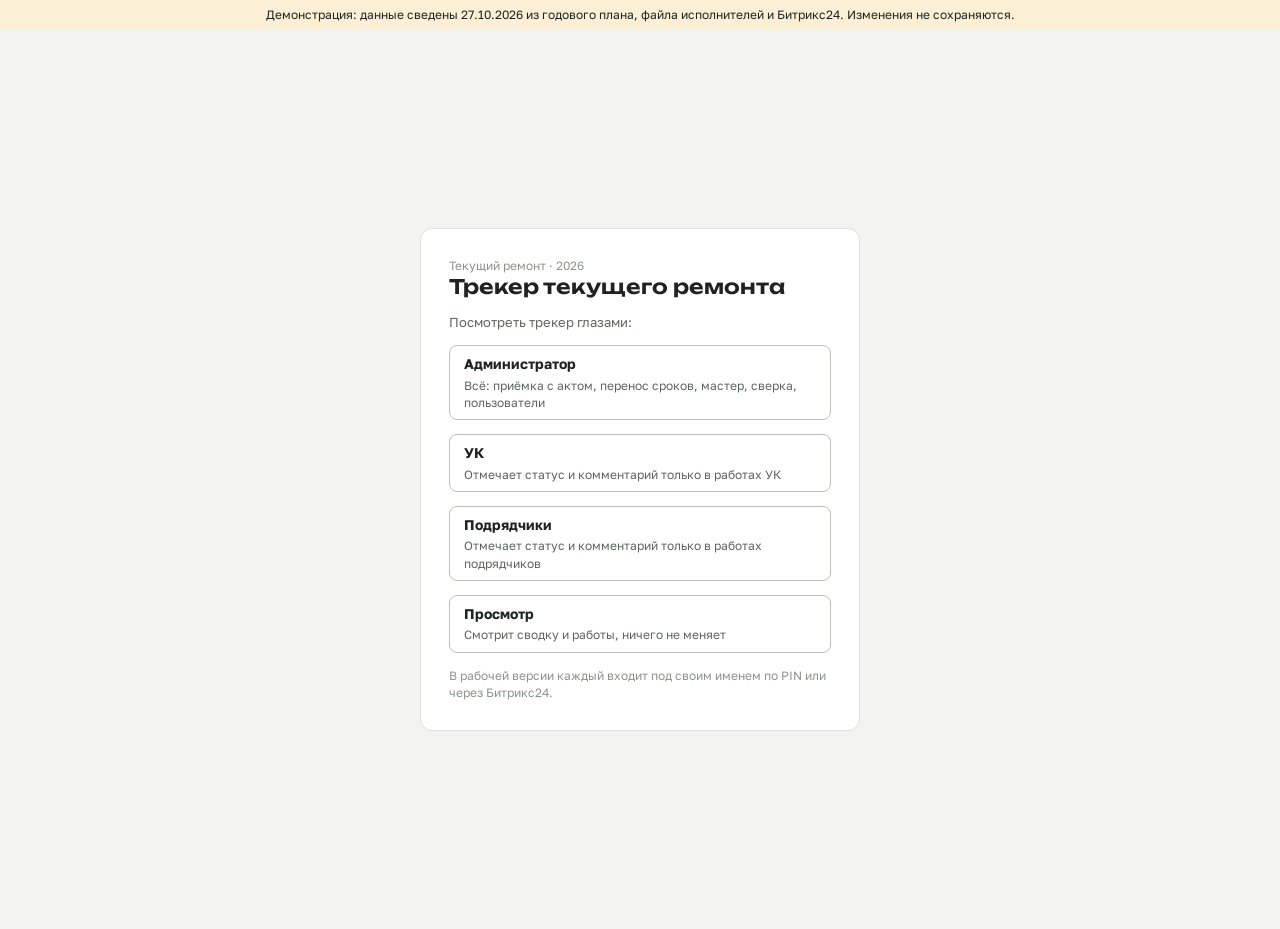
<file: gas/demo.html>
<!DOCTYPE html>
<html lang="ru">
<head>
<base target="_top">
<meta charset="utf-8">
<meta name="viewport" content="width=device-width, initial-scale=1">
<title>Трекер текущего ремонта</title>
<link rel="stylesheet" href="https://fonts.googleapis.com/css2?family=Golos+Text:wght@400;500;600;700&family=Unbounded:wght@500;600&display=swap">
<style>
/* Layout: шапка с вкладками; «Сводка» сверху вниз отвечает на вопросы: где мы (стадии) → где проблемы → когда (месяцы) → кто отстаёт → где (адреса, виды работ); «Работы» — список с быстрыми фильтрами по стадиям, детали в боковой панели */
:root{
  --bg:#f3f4f2; --surface:#fff; --surface-2:#eceeea; --line:#dde1da; --line-strong:#bcc2b8;
  --fg:#1d2420; --muted:#5b665f; --faint:#8a948d;
  --accent:#1f5f8b; --accent-ink:#fff; --accent-soft:#dde9f2;
  /* стадии: метка на графике · текст · подложка. Палитра проверена на различимость соседних стадий, в том числе при дальтонизме */
  --todo:#8b939b; --todo-ink:#4f5860; --todo-bg:#eceef0;
  --prog:#1859a6; --prog-ink:#164f93; --prog-bg:#e1ebf7;
  --noact:#d29b00; --noact-ink:#7f5b00; --noact-bg:#faf0d2;
  --done:#2e7d3a; --done-ink:#256b30; --done-bg:#e0f1e2;
  --winter:#8a5cc2; --winter-ink:#6d45a6; --winter-bg:#efe8f8;
  --attn:#c0392b; --attn-ink:#a8321f; --attn-bg:#fbe5e1;
  --cancel:#a3a8a4; --cancel-ink:#6b716d; --cancel-bg:#eceeec;
  --ex-pto:#4f5f6b; --ex-own:#a9530b; --ex-none:#8a948d;
  --banner:#fbefd6;
  --shadow:0 10px 40px rgba(20,30,25,.18);
  --f-display:"Unbounded","Golos Text",system-ui,sans-serif;
  --f-body:"Golos Text",system-ui,-apple-system,"Segoe UI",Roboto,sans-serif;
}
@media (prefers-color-scheme:dark){:root{
  --bg:#141917; --surface:#1c2320; --surface-2:#252d29; --line:#2f3833; --line-strong:#47524b;
  --fg:#e5ebe7; --muted:#a3ada7; --faint:#77827b; --accent:#6fb0de; --accent-ink:#0d1b25; --accent-soft:#1d3342;
  --todo:#5d6772; --todo-ink:#b4bcc4; --todo-bg:#2a3036; --prog:#4893e3; --prog-ink:#8ec0f5; --prog-bg:#1b2f47;
  --noact:#cfa22e; --noact-ink:#f0cc6a; --noact-bg:#3a2f12; --done:#2a8040; --done-ink:#7fd08c; --done-bg:#1b3520;
  --winter:#8f74d8; --winter-ink:#c4b2f2; --winter-bg:#2c2540; --attn:#d95a49; --attn-ink:#ff9b8c; --attn-bg:#3d1f1b;
  --cancel:#6f7672; --cancel-ink:#a4aba7; --cancel-bg:#2a302c; --ex-pto:#a9b8c3; --ex-own:#f3a35e; --ex-none:#77827b;
  --banner:#3a2d12; --shadow:0 10px 40px rgba(0,0,0,.5); color-scheme:dark}}
*{box-sizing:border-box}
html,body{margin:0}
body{background:var(--bg);color:var(--fg);font:14px/1.45 var(--f-body)}
button,select,input,textarea{font:inherit;color:inherit}
:focus-visible{outline:2px solid var(--accent);outline-offset:2px}
.num{font-variant-numeric:tabular-nums}
.muted{color:var(--muted)} .faint{color:var(--faint)}
[hidden]{display:none!important}

/* shell */
.bar{position:sticky;top:0;z-index:5;background:var(--surface);border-bottom:1px solid var(--line)}
.bar-in{max-width:1200px;margin:0 auto;padding:0 16px;display:flex;align-items:center;gap:16px;min-height:56px}
.brand{font-family:var(--f-display);font-weight:600;font-size:15px;white-space:nowrap}
.tabs{display:flex;gap:2px;overflow-x:auto;flex:1;min-width:0;scrollbar-width:none}
.tabs button{border:0;background:none;padding:18px 12px 16px;cursor:pointer;color:var(--muted);font-weight:500;border-bottom:2px solid transparent;white-space:nowrap}
.tabs button[aria-selected="true"]{color:var(--fg);border-bottom-color:var(--fg)}
.who{display:flex;align-items:center;gap:10px;white-space:nowrap;font-size:13px}
.role{font-size:11px;font-weight:600;padding:2px 8px;border-radius:999px;background:var(--surface-2);color:var(--muted)}
.linkbtn{border:0;background:none;color:var(--accent);cursor:pointer;padding:2px;font-size:13px}
main{max-width:1200px;margin:0 auto;padding:20px 16px 48px}
@media (max-width:720px){.brand{display:none}.who .nm,.who .role{display:none}.bar-in{gap:8px}.tabs button{padding:18px 9px 16px}}

.btn{border:1px solid var(--line-strong);background:var(--surface);padding:8px 14px;border-radius:8px;cursor:pointer;font-weight:500}
.btn.primary{background:var(--accent);border-color:var(--accent);color:var(--accent-ink)}
.btn:disabled{opacity:.55;cursor:not-allowed}
.field{display:flex;flex-direction:column;gap:4px;font-size:12px;color:var(--muted);min-width:0}
.field input,.field select,.field textarea,.ctl{padding:8px 10px;border:1px solid var(--line-strong);border-radius:8px;background:var(--bg);color:var(--fg);width:100%;min-width:0}
.field textarea{min-height:84px;resize:vertical}

/* login */
.login{min-height:100vh;display:grid;place-items:center;padding:16px}
.login-card{width:100%;max-width:360px;background:var(--surface);border:1px solid var(--line);border-radius:12px;padding:28px;display:flex;flex-direction:column;gap:14px}
.login h1{font-family:var(--f-display);font-weight:600;font-size:20px;margin:0;line-height:1.2}
.err{color:var(--attn-ink);font-size:13px;min-height:18px}
.hint{font-size:12px;color:var(--faint)}

/* цвета стадий и исполнителей: --c метка, --ci текст, --cb подложка */
.g-todo{--c:var(--todo);--ci:var(--todo-ink);--cb:var(--todo-bg)} .g-prog{--c:var(--prog);--ci:var(--prog-ink);--cb:var(--prog-bg)}
.g-noact{--c:var(--noact);--ci:var(--noact-ink);--cb:var(--noact-bg)} .g-done{--c:var(--done);--ci:var(--done-ink);--cb:var(--done-bg)}
.g-winter{--c:var(--winter);--ci:var(--winter-ink);--cb:var(--winter-bg)} .g-attn{--c:var(--attn);--ci:var(--attn-ink);--cb:var(--attn-bg)}
.g-cancel{--c:var(--cancel);--ci:var(--cancel-ink);--cb:var(--cancel-bg)}
.e-pto{--ci:var(--ex-pto)} .e-own{--ci:var(--ex-own)} .e-none{--ci:var(--ex-none)}
.fill{background:var(--c)}
.pill{display:inline-flex;align-items:center;gap:6px;border-radius:999px;padding:3px 10px;font-size:12px;font-weight:600;white-space:nowrap;color:var(--ci);background:var(--cb)}
.pill.dot::before{content:"";width:8px;height:8px;border-radius:50%;background:var(--c)}
.tag{font-size:11px;font-weight:600;color:var(--ci)}
.chkpill{font-size:10px;font-weight:600;border:1px dashed var(--line-strong);color:var(--muted);border-radius:999px;padding:0 7px;white-space:nowrap}
.bad{color:var(--attn-ink);font-weight:600}

/* сводка */
.head{display:flex;flex-wrap:wrap;justify-content:space-between;align-items:baseline;gap:8px 16px;margin-bottom:16px}
.head h2{font-family:var(--f-display);font-weight:500;font-size:20px;margin:0}
.seg{display:inline-flex;border:1px solid var(--line-strong);border-radius:8px;overflow:hidden;flex-wrap:wrap}
.seg button{border:0;background:transparent;padding:6px 12px;cursor:pointer;font-size:13px}
.seg button[aria-pressed="true"]{background:var(--fg);color:var(--bg)}
.card{background:var(--surface);border:1px solid var(--line);border-radius:10px;padding:16px;min-width:0}
.card+.card,.grid2+.card,.card+.grid2,.grid2+.grid2{margin-top:12px}
.card h3{margin:0;font-size:15px;font-weight:600;display:flex;flex-wrap:wrap;justify-content:space-between;align-items:baseline;gap:4px 12px}
.card h3 span{font-weight:400;color:var(--muted);font-size:12px}
.card .sub{font-size:12px;color:var(--muted);margin:2px 0 12px}
.grid2{display:grid;grid-template-columns:repeat(2,minmax(0,1fr));gap:12px}
.grid2>.card{margin-top:0}
@media (max-width:860px){.grid2{grid-template-columns:1fr}}
.hero-top{display:flex;flex-wrap:wrap;justify-content:space-between;align-items:flex-end;gap:8px 20px;margin:10px 0 14px}
.hero-l{display:flex;align-items:baseline;gap:12px;flex-wrap:wrap}
.hero-big{font-family:var(--f-display);font-size:34px;font-weight:500;line-height:1;font-variant-numeric:tabular-nums}
.hero-txt{font-size:14px;max-width:60ch}
.money{font-size:12px;color:var(--muted)}
.pipe{display:flex;gap:2px;height:28px}
.pipe span{min-width:4px;background:var(--c)}
.pipe span:first-child{border-radius:6px 0 0 6px} .pipe span:last-child{border-radius:0 6px 6px 0}
.pipe .gap{flex:0 0 8px;background:transparent;min-width:0}
.stages{display:grid;grid-template-columns:repeat(4,minmax(0,1fr)) repeat(2,minmax(0,.85fr));column-gap:22px;row-gap:10px;margin-top:12px}
.stage{position:relative;text-align:left;border:1px solid var(--line);background:var(--surface);border-radius:10px;padding:10px 12px;cursor:pointer;display:flex;flex-direction:column;gap:1px;min-width:0}
.stage:hover{border-color:var(--c)}
.stage.side{border-style:dashed}
.stage.arrow::after{content:"→";position:absolute;right:-18px;top:50%;transform:translateY(-50%);color:var(--faint);font-size:15px}
.stage .sh{display:flex;align-items:center;gap:6px;font-size:12px;font-weight:600;color:var(--ci)}
.stage .sh i{width:10px;height:10px;border-radius:3px;background:var(--c);flex:none}
.stage .sn{font-family:var(--f-display);font-size:24px;font-weight:500;font-variant-numeric:tabular-nums;line-height:1.2}
.stage .sp{font-size:12px;color:var(--muted)}
.stage .sx{font-size:12px;font-weight:600;color:var(--attn-ink);min-height:18px}
.stage .sx.ok{color:var(--muted);font-weight:400}
@media (max-width:900px){.stages{grid-template-columns:repeat(2,minmax(0,1fr));column-gap:10px}.stage.arrow::after{display:none}}
.note{font-size:12px;color:var(--faint);margin:10px 0 0}
.plist{list-style:none;margin:0;padding:0}
.plist li{display:grid;grid-template-columns:4px 56px minmax(0,1fr) auto;gap:12px;align-items:center;padding:10px 10px 10px 0;border-top:1px solid var(--line);cursor:pointer}
.plist li:first-child{border-top:0}
.plist li:hover{background:var(--surface-2)}
.plist .sv{align-self:stretch;border-radius:2px;background:var(--c)}
.plist .pn{font-family:var(--f-display);font-size:20px;font-weight:500;text-align:right;font-variant-numeric:tabular-nums}
.plist .pt{min-width:0} .plist .pt b{display:block;font-size:13px;font-weight:600} .plist .pt span{font-size:12px;color:var(--muted)}
.plist .pa{font-size:12px;color:var(--accent);white-space:nowrap}
.sev-high{--c:var(--attn)} .sev-mid{--c:var(--noact)} .sev-low{--c:var(--todo)}
@media (max-width:560px){.plist .pa{display:none}.plist li{grid-template-columns:4px 44px minmax(0,1fr);gap:10px}}
.mrow{display:grid;grid-template-columns:168px minmax(0,1fr) 104px;gap:10px;align-items:center;padding:6px 4px;cursor:pointer;border-radius:6px}
.mrow:hover{background:var(--surface-2)}
.mrow .ml{font-size:13px;display:flex;align-items:center;gap:6px;white-space:nowrap;min-width:0}
.mb{font-size:10px;font-weight:600;padding:1px 7px;border-radius:999px;font-style:normal}
.mb.late{color:var(--attn-ink);background:var(--attn-bg)} .mb.now{color:var(--prog-ink);background:var(--prog-bg)}
.mb.ok{color:var(--done-ink);background:var(--done-bg)} .mb.next{color:var(--muted);background:var(--surface-2)} .mb.wait{color:var(--noact-ink);background:var(--noact-bg)}
.mrow .mv{font-size:12px;color:var(--muted);text-align:right;font-variant-numeric:tabular-nums}
@media (max-width:560px){.mrow{grid-template-columns:120px minmax(0,1fr) 72px}.mrow .mv span{display:none}}
.stack{display:flex;gap:2px;height:14px}
.stack span{height:100%;min-width:3px;background:var(--c)}
.stack span:first-child{border-radius:4px 0 0 4px} .stack span:last-child{border-radius:0 4px 4px 0} .stack span:only-child{border-radius:4px}
.legend{display:flex;flex-wrap:wrap;gap:4px 12px;margin-top:10px;font-size:11px;color:var(--muted)}
.legend i{display:inline-block;width:9px;height:9px;border-radius:2px;margin-right:4px;vertical-align:-1px;background:var(--c)}
.tscroll{overflow-x:auto;margin:0 -4px}
.wt{width:100%;border-collapse:collapse;font-size:13px;min-width:780px}
.wt th{font-size:11px;font-weight:600;color:var(--muted);text-align:right;padding:6px 8px;border-bottom:1px solid var(--line);white-space:nowrap;vertical-align:bottom}
.wt th i{display:inline-block;width:8px;height:8px;border-radius:2px;background:var(--c);margin-right:4px}
.wt th:first-child,.wt td:first-child{text-align:left}
.wt td{padding:8px;border-bottom:1px solid var(--line);text-align:right;font-variant-numeric:tabular-nums;white-space:nowrap}
.wt tbody tr{cursor:pointer} .wt tbody tr:hover{background:var(--surface-2)}
.wt .z{color:var(--faint)}
@media (max-width:640px){.wt{min-width:0}.wt .st{display:none}.wt th,.wt td{padding:8px 5px}.wt th,.wt td:first-child{white-space:normal}.wt .pbar{gap:6px}.wt .pbar i{width:30px}}
.pbar{display:inline-flex;align-items:center;gap:8px} .pbar i{display:inline-block;width:64px;height:6px;border-radius:3px;background:var(--surface-2);overflow:hidden}
.pbar i b{display:block;height:100%;background:var(--done)}
.hbar{display:grid;grid-template-columns:minmax(0,170px) minmax(0,1fr) 34px;gap:10px;align-items:center;padding:5px 0;cursor:pointer}
.hbar .lbl{font-size:13px;white-space:nowrap;overflow:hidden;text-overflow:ellipsis}
.hbar:hover .lbl{color:var(--accent)}
.hbar .tr{height:10px}
.hbar .tr i{display:block;height:100%;background:var(--attn);border-radius:0 4px 4px 0;min-width:3px}
.hbar .val{font-size:12px;text-align:right;color:var(--muted);font-variant-numeric:tabular-nums}
.alist{list-style:none;margin:0;padding:0}
.alist li{display:flex;justify-content:space-between;gap:10px;padding:8px 0;border-top:1px solid var(--line);cursor:pointer;align-items:center}
.alist li:first-child{border-top:0}
.alist li:hover .a{color:var(--accent)}
.alist .a{font-weight:500;min-width:0;overflow:hidden;text-overflow:ellipsis;white-space:nowrap}
.alist .m{font-size:12px;color:var(--muted);white-space:nowrap}
@media (max-width:560px){.hbar{grid-template-columns:minmax(0,120px) minmax(0,1fr) 30px}.alist li{flex-direction:column;align-items:flex-start;gap:4px}.alist .a{max-width:100%}}
.tip{position:fixed;z-index:30;pointer-events:none;background:var(--fg);color:var(--bg);font-size:12px;padding:5px 8px;border-radius:6px;white-space:nowrap}

.hrow{display:flex;flex-wrap:wrap;justify-content:space-between;align-items:center;gap:8px 12px}

/* работы */
.filters{display:flex;flex-wrap:wrap;gap:8px;align-items:center;margin-bottom:10px}
.filters .ctl{width:auto;flex:0 1 auto}
.filters .search{flex:1 1 220px}
.chips{display:flex;flex-wrap:wrap;gap:6px;margin:0 0 10px}
.chip{display:inline-flex;align-items:center;gap:6px;border:1px solid var(--line-strong);background:var(--surface);border-radius:999px;padding:4px 10px;font-size:12px;cursor:pointer;color:var(--fg)}
.chip i{width:8px;height:8px;border-radius:50%;background:var(--c)}
.chip b{font-weight:600;font-variant-numeric:tabular-nums;color:var(--muted)}
.chip[aria-pressed="true"]{background:var(--fg);color:var(--bg);border-color:var(--fg)} .chip[aria-pressed="true"] b{color:var(--bg)}
.fpills{display:flex;flex-wrap:wrap;gap:6px;margin:0 0 10px}
.fpill{display:inline-flex;align-items:center;gap:4px;font-size:12px;background:var(--accent-soft);color:var(--fg);border-radius:999px;padding:3px 4px 3px 10px}
.fpill button{border:0;background:none;cursor:pointer;color:var(--muted);font-size:15px;line-height:1;padding:0 5px}
.chk{display:inline-flex;gap:6px;align-items:center;font-size:13px;cursor:pointer;user-select:none}
.count{display:flex;justify-content:space-between;align-items:center;gap:8px;font-size:13px;color:var(--muted);margin-bottom:8px}
.list{background:var(--surface);border:1px solid var(--line);border-radius:10px;overflow:hidden}
.wr{display:grid;grid-template-columns:4px minmax(0,1fr) auto;gap:12px;align-items:center;padding:10px 14px 10px 0;border-top:1px solid var(--line);cursor:pointer}
.wr:first-child{border-top:0}
.wr:hover{background:var(--surface-2)}
.wr .sev{align-self:stretch;background:var(--c)}
.wr .a{font-weight:600;font-size:13px}
.wr .w{color:var(--muted);font-size:13px;overflow:hidden;text-overflow:ellipsis;white-space:nowrap}
.wr .r{display:flex;flex-direction:column;align-items:flex-end;gap:3px}
.wr .od{font-size:11px;color:var(--attn-ink);font-weight:600}
.wr .al{font-size:11px;color:var(--noact-ink);font-weight:600}
.lock{font-size:11px;color:var(--faint)}
.more{display:block;width:100%;padding:12px;border:0;border-top:1px solid var(--line);background:none;color:var(--accent);cursor:pointer;font-weight:500}
.empty{padding:32px;text-align:center;color:var(--muted)}

/* панель работы */
.scrim{position:fixed;inset:0;background:rgba(10,15,12,.35);z-index:20}
.drawer{position:fixed;top:0;right:0;bottom:0;width:min(460px,100%);background:var(--surface);z-index:21;box-shadow:var(--shadow);display:flex;flex-direction:column}
.dh{display:flex;justify-content:space-between;align-items:flex-start;gap:12px;padding:18px 20px;border-bottom:1px solid var(--line)}
.dh h3{margin:0;font-size:16px;line-height:1.3}
.dh .x{border:0;background:none;font-size:22px;line-height:1;cursor:pointer;color:var(--muted);padding:0 4px}
.db{padding:18px 20px;overflow-y:auto;display:flex;flex-direction:column;gap:16px;flex:1}
.steps{display:flex;list-style:none;margin:0;padding:0;gap:4px}
.steps li{flex:1;font-size:11px;color:var(--faint);text-align:center;position:relative;padding-top:12px}
.steps li::before{content:"";position:absolute;top:0;left:0;right:0;height:6px;border-radius:3px;background:var(--surface-2)}
.steps li.past::before,.steps li.cur::before{background:var(--c)}
.steps li.cur{color:var(--fg);font-weight:600}
.stop{border-radius:10px;padding:10px 12px;font-size:13px;background:var(--cb);color:var(--ci)}
.dl{display:grid;grid-template-columns:110px minmax(0,1fr);gap:6px 12px;font-size:13px;margin:0}
.dl dt{color:var(--muted)} .dl dd{margin:0;word-break:break-word}
.box{border:1px solid var(--line);border-radius:10px;padding:14px;display:flex;flex-direction:column;gap:12px}
.box.chkbox{border-style:dashed;border-color:var(--line-strong);background:var(--surface-2)}
.box h4{margin:0;font-size:13px}
.hist{list-style:none;margin:0;padding:0;font-size:12px;display:flex;flex-direction:column;gap:6px;color:var(--muted)}
.df{padding:14px 20px;border-top:1px solid var(--line);display:flex;gap:8px;align-items:center}
.df .msg{font-size:12px;color:var(--muted);margin-left:auto}
.acts{display:flex;gap:8px;flex-wrap:wrap}
.phcols{display:grid;grid-template-columns:1fr 1fr;gap:12px}
.phc h5{margin:0 0 6px;font-size:12px;font-weight:600}
.phg{display:flex;flex-wrap:wrap;gap:6px}
.pht{width:64px;height:64px;padding:0;border:1px solid var(--line-strong);border-radius:8px;overflow:hidden;background:var(--surface-2);cursor:pointer}
.pht img{width:100%;height:100%;object-fit:cover;display:block}
.pha{position:relative;width:64px;height:64px;border:1px dashed var(--line-strong);border-radius:8px;display:flex;align-items:center;justify-content:center;color:var(--muted);font-size:24px;cursor:pointer}
.pha input{position:absolute;inset:0;width:100%;height:100%;opacity:0;cursor:pointer}
.pha:focus-within{outline:2px solid var(--accent);outline-offset:2px}
.pha.off{opacity:.45;pointer-events:none}
.lbx{position:fixed;inset:0;z-index:40;display:flex;align-items:center;justify-content:center;padding:12px}
.lbs{position:absolute;inset:0;background:rgba(10,15,12,.86)}
.lbx figure{position:relative;margin:0;max-width:min(94vw,980px);max-height:94vh;display:flex;flex-direction:column;gap:10px;align-items:center}
.lbimg{min-height:100px;display:flex;align-items:center;justify-content:center;color:#fff;font-size:13px}
.lbimg img{max-width:100%;max-height:70vh;border-radius:6px;background:#000}
.lbx figcaption{color:#fff;font-size:13px;text-align:center}
.lbb{display:flex;gap:8px;flex-wrap:wrap;justify-content:center}
.lbb a.btn{text-decoration:none;color:inherit}
.imp-row{display:flex;justify-content:space-between;align-items:baseline;gap:12px;padding:7px 0;border-top:1px solid var(--line);font-size:13px}
.imp-row:first-of-type{border-top:0}
.imp-row small{display:block;font-size:12px;color:var(--muted);font-weight:400;margin-top:1px}
.imp-row b{font-family:var(--f-display);font-size:18px;font-weight:500;font-variant-numeric:tabular-nums}
.imp-row.zero,.imp-row.zero small{color:var(--faint)}
.imp-det{font-size:12px;color:var(--muted)} .imp-det summary{cursor:pointer;color:var(--accent);padding:2px 0}
.imp-det ul{margin:6px 0 0;padding-left:16px;display:flex;flex-direction:column;gap:5px}
.imp-err{color:var(--attn-ink);font-size:13px}
.xrow{display:grid;grid-template-columns:minmax(0,1fr) 150px;gap:10px;align-items:end}
.xn{font-size:12px;margin:-8px 0 0;min-height:14px;overflow-wrap:anywhere}
.imp-info{margin:0;padding-left:18px;font-size:13px;display:flex;flex-direction:column;gap:3px}

/* вопросы, журнал, пользователи */
.ilist{list-style:none;margin:0;padding:0}
.ilist li{display:grid;grid-template-columns:22px minmax(0,1fr);gap:10px;padding:14px 16px;border-top:1px solid var(--line)}
.ilist li:first-child{border-top:0}
.ilist .t{font-size:13px}
.ilist .done .t{color:var(--faint);text-decoration:line-through}
.ilist .meta{font-size:12px;color:var(--muted);margin-top:4px;display:flex;flex-wrap:wrap;gap:4px 12px}
.loglist li{grid-template-columns:minmax(0,1fr)}
.utable{width:100%;border-collapse:collapse;font-size:13px}
.utable th,.utable td{text-align:left;padding:10px 14px;border-top:1px solid var(--line)}
.utable th{font-size:11px;text-transform:uppercase;letter-spacing:.05em;color:var(--muted);border-top:0}
.uform{display:grid;grid-template-columns:repeat(5,minmax(0,1fr)) auto;gap:10px;align-items:end;margin-top:12px}
@media (max-width:760px){.uform,#qf{grid-template-columns:1fr 1fr!important}}
.toast{position:fixed;left:50%;bottom:20px;transform:translateX(-50%);background:var(--fg);color:var(--bg);padding:8px 14px;border-radius:8px;font-size:13px;z-index:40}
.demo{background:var(--banner);color:var(--fg);font-size:12px;text-align:center;padding:6px 16px}
@media (prefers-reduced-motion:reduce){*{transition:none!important}}
/* kr-css:start */
/* Вкладка и страница «Капитальный ремонт» (gas/kr.js). Вставляется в Index.html между метками kr-css:start и kr-css:end. */
.kr-head{display:flex;flex-wrap:wrap;justify-content:space-between;align-items:baseline;gap:8px 16px;margin-bottom:16px}
.kr-head h2{font-family:var(--f-display);font-weight:500;font-size:20px;margin:0}
.kr-head .kacts-h{display:flex;gap:8px;flex-wrap:wrap}
.stages.s4{grid-template-columns:repeat(3,minmax(0,1fr)) minmax(0,.85fr)}
@media (max-width:900px){.stages.s4{grid-template-columns:repeat(2,minmax(0,1fr))}}
.fkpi{display:grid;grid-template-columns:repeat(4,minmax(0,1fr));gap:10px;margin:10px 0 14px}
.fkpi>div{border:1px solid var(--line);border-radius:10px;padding:10px 12px;min-width:0}
.fkpi .n{font-family:var(--f-display);font-size:22px;font-weight:500;font-variant-numeric:tabular-nums;line-height:1.2}
.fkpi .t{font-size:12px;color:var(--muted)}
.fkpi .bad .n{color:var(--attn-ink)}
@media (max-width:760px){.fkpi{grid-template-columns:repeat(2,minmax(0,1fr))}}
.wt tr[data-fh]{cursor:pointer}
@media (max-width:640px){.fh-t th,.fh-t td{padding:8px 4px;font-size:12px}.fh-t th:last-child,.fh-t td:last-child{white-space:normal;text-align:right}.fh-t th{white-space:normal}}
.pdf{border-top:1px dashed var(--line);padding-top:12px;display:flex;flex-direction:column;gap:8px}
.pdf h4{margin:0;font-size:13px}
.kacts li{margin:2px 0}
.mny{display:grid;grid-template-columns:minmax(0,230px) minmax(0,1fr) 150px;gap:10px;align-items:center;padding:6px 0;font-size:13px}
.mny .tr{height:14px;background:var(--surface-2);border-radius:7px;overflow:hidden}
.mny .tr i{display:block;height:100%;background:var(--c);border-radius:7px;min-width:3px}
.mny .v{text-align:right;font-variant-numeric:tabular-nums;white-space:nowrap}
.mny .v small{color:var(--muted);font-size:12px}
@media (max-width:640px){.mny{grid-template-columns:minmax(0,1fr) 110px}.mny .tr{grid-column:1/-1;order:3}}
.krow{display:grid;grid-template-columns:150px minmax(0,1fr) 200px;gap:10px;align-items:center;padding:6px 4px;cursor:pointer;border-radius:6px;width:100%;border:0;background:none;text-align:left}
.krow:hover{background:var(--surface-2)}
.krow .ml{font-size:13px;display:flex;align-items:center;gap:6px;white-space:nowrap;min-width:0}
.krow .mv{font-size:12px;color:var(--muted);text-align:right;font-variant-numeric:tabular-nums}
.krow .mv b{color:var(--fg)}
@media (max-width:560px){.krow{grid-template-columns:104px minmax(0,1fr) 44px}.krow .mv span{display:none}}
.stk{display:flex;gap:2px;height:16px}
.stk span{min-width:4px;background:var(--c)}
.stk span:first-child{border-radius:4px 0 0 4px} .stk span:last-child{border-radius:0 4px 4px 0}
.pos{display:grid;grid-template-columns:4px minmax(0,1fr) auto;gap:12px;align-items:center;width:100%;text-align:left;border:0;border-top:1px solid var(--line);background:none;padding:10px 10px 10px 0;cursor:pointer}
.pos:hover{background:var(--surface-2)}
.pos .sev{align-self:stretch;border-radius:2px;background:var(--c)}
.pos .a{font-weight:600}
.pos .w{font-size:13px;color:var(--muted);overflow-wrap:anywhere}
.pos .r{display:flex;flex-direction:column;align-items:flex-end;gap:4px;font-size:12px;white-space:nowrap}
.pos .fl{display:flex;flex-wrap:wrap;gap:4px;margin-top:4px}
.pd{padding:6px 0 16px 16px;border-top:1px dashed var(--line);display:flex;flex-direction:column;gap:12px}
.kv{display:grid;grid-template-columns:170px minmax(0,1fr);gap:4px 12px;margin:0;font-size:13px}
.kv dt{color:var(--muted)} .kv dd{margin:0;overflow-wrap:anywhere}
@media (max-width:560px){.kv{grid-template-columns:120px minmax(0,1fr)}}
.pbar2{display:inline-flex;align-items:center;gap:8px}
.pbar2 i{display:inline-block;width:120px;height:8px;border-radius:4px;background:var(--surface-2);overflow:hidden}
.pbar2 i b{display:block;height:100%;background:var(--c)}
.lt{width:100%;border-collapse:collapse;font-size:13px}
.lt th{font-size:11px;font-weight:600;color:var(--muted);text-align:left;padding:4px 8px;border-bottom:1px solid var(--line)}
.lt td{padding:5px 8px;border-bottom:1px solid var(--line);vertical-align:top}
.lt td.n,.lt th.n{text-align:right;font-variant-numeric:tabular-nums;white-space:nowrap}
.lt .x{color:var(--faint);text-decoration:line-through}
.kfilters{display:flex;flex-wrap:wrap;gap:8px;margin:10px 0}
.kfilters .ctl{flex:1 1 200px}
.qlist{margin:0;padding-left:18px;display:flex;flex-direction:column;gap:8px;font-size:13px}
.qlist b{font-weight:600}
.wt tr.bold td{font-weight:600;border-top:1px solid var(--line-strong)}
.wt tr[data-fp]{cursor:pointer}
@media (max-width:640px){.fin-t th,.fin-t td{padding:8px 3px;font-size:11.5px}.fin-t th{vertical-align:bottom}.fin-t td:first-child{max-width:120px}}

.edb{display:inline-block;margin-left:6px;padding:1px 8px;border-radius:99px;font-size:11px;background:var(--warn-bg,rgba(217,119,6,.14));color:var(--warn,#b45309)}
.kedit{margin-top:8px}
/* kr-css:end */
</style>
</head>
<body>
<div id="root"></div>
<div class="tip" id="tip" hidden></div>
<script>window.BOOT=null;</script>
<script>window.DEMO_SEED={"generated":"2026-10-27","sources":{"plan":"26.10.2026","exec":"08.10.2026","adds":"16.10.2026","bitrix":"27.10.2026"},"items":[{"key":"w1d94f1dd2a","row":8,"month":"2026-02","addr":"Аблукова ул, 83","uk":"УК «СВ»","work":"Установка ТРЖ, 6 шт.","cat":"ТРЖ","basis":"На основании протокола №20251100115306 от 18.12.2025","sum":600000.0,"fsum":732490.26,"ex":"Не распределено","status":"Принято, акт есть","kr":"","act":"есть","master":"","check":"","src":"26.10: Принято, акт есть","bxStage":"","bxDates":""},{"key":"w94042dd90e","row":9,"month":"2026-02","addr":"Аблукова ул, 83","uk":"УК «СВ»","work":"Спил и обрезка деревьев на придомовой территории","cat":"Благоустройство","basis":"На основании протокола №20251100115306 от 18.12.2025","sum":50000.0,"fsum":19528.71,"ex":"УК","status":"Принято, акт есть","kr":"","act":"есть","master":"Гайдуков А.В.","check":"","src":"08.10: Выполнено, акта нет → 26.10: Принято, акт есть → 27.10 Битрикс: Принято, акт есть","bxStage":"Успешно","bxDates":"срок 01.02.2026 – 28.02.2026; создана 02.10.2026"},{"key":"w339e9ed8ba","row":10,"month":"2026-02","addr":"Верхнеполевая ул, 21","uk":"УК «СВ»","work":"Установка светильников подъезд 1,2, 32 шт.","cat":"Электрика","basis":"На основании заявления №4214/ОС от 30.12.2025","sum":64000.0,"fsum":null,"ex":"УК","status":"Выполнено, акта нет","kr":"","act":"нет","master":"Шарафутдинов Р.Р.","check":"","src":"08.10: Выполнено, акта нет → 26.10: Выполнено, акта нет → 27.10 Битрикс: Выполнено, акта нет","bxStage":"Успешно","bxDates":"срок 01.02.2026 – 28.02.2026; создана 02.10.2026"},{"key":"wb08ffb8329","row":11,"month":"2026-02","addr":"Минаева ул, 5","uk":"УК «СВ»","work":"Установка светильников датчиков движения в боксах, 90 шт.","cat":"Электрика","basis":"","sum":201265.04,"fsum":201265.04,"ex":"Не распределено","status":"Принято, акт есть","kr":"","act":"есть (КС-2 в Битрикс24)","master":"Сандюк Ю.В.","check":"","src":"08.10: Выполнено, акта нет → 26.10: Принято, акт есть → 27.10 Битрикс: Принято, акт есть","bxStage":"Успешно","bxDates":"срок 01.02.2026 – 28.02.2026; создана 02.10.2026"},{"key":"w7835722525","row":12,"month":"2026-02","addr":"Полбина пр-д, 4","uk":"УК «СВ»","work":"Установка зонтов над ВК подъезд №1","cat":"Подъезды","basis":"","sum":50000.0,"fsum":7750.0,"ex":"Не распределено","status":"Принято, акт есть","kr":"","act":"есть (КС-2 в Битрикс24)","master":"","check":"","src":"08.10: Выполнено, акта нет → 26.10: Принято, акт есть → 27.10 Битрикс: Принято, акт есть","bxStage":"Успешно","bxDates":"срок 02.10.2026 – 02.10.2026; создана 02.10.2026"},{"key":"wc1dd9f1cbb","row":13,"month":"2026-02","addr":"Поливенская ул, 29","uk":"УК «СВ»","work":"Замена ОДПУ ХВС","cat":"Приборы учёта","basis":"На основании заявления №964/ОС от 23.12.2025 года","sum":null,"fsum":null,"ex":"Не распределено","status":"Снято","kr":"","act":"","master":"Зеленцов А.В.","check":"","src":"08.10: Снято → 26.10: Снято → 27.10 Битрикс: Снято · План: Отказ","bxStage":"Отказано","bxDates":"срок 01.02.2026 – 28.02.2026; создана 02.10.2026"},{"key":"w3a2ee79d65","row":14,"month":"2026-02","addr":"Пушкарева ул, 40","uk":"УК «СВ»","work":"Уборка подвала","cat":"Санитарное содержание","basis":"На основании акта обследования от 27.11.2025","sum":20000.0,"fsum":null,"ex":"УК","status":"Выполнено, акта нет","kr":"","act":"передан в ПТО","master":"Евграфов С.В.","check":"","src":"08.10: Выполнено, акта нет → 26.10: Выполнено, акта нет → 27.10 Битрикс: Выполнено, акта нет","bxStage":"Успешно","bxDates":"срок 01.02.2026 – 28.02.2026; создана 02.10.2026"},{"key":"we1df4804d0","row":15,"month":"2026-02","addr":"Уютная ул, 10","uk":"УК «Союз»","work":"Ремонт лежака системы КНС в подвале","cat":"Инженерные сети","basis":"","sum":55000.0,"fsum":94925.0,"ex":"Не распределено","status":"Принято, акт есть","kr":"","act":"есть (КС-2 в Битрикс24)","master":"Зеленцов А.В.","check":"","src":"08.10: Выполнено, акта нет → 26.10: Принято, акт есть → 27.10 Битрикс: Принято, акт есть","bxStage":"Успешно","bxDates":"срок 01.02.2026 – 28.02.2026; создана 02.10.2026"},{"key":"w9661fc580f","row":18,"month":"2026-03","addr":"Кузнецова ул, 6","uk":"УК «СВ»","work":"Ремонт л/площадки 2,3,14 этаж","cat":"Благоустройство","basis":"","sum":400000.0,"fsum":379200.66,"ex":"Не распределено","status":"Принято, акт есть","kr":"","act":"есть (КС-2 в Битрикс24)","master":"Сандюк Ю.В.","check":"","src":"08.10: Выполнено, акта нет → 26.10: Принято, акт есть → 27.10 Битрикс: Принято, акт есть","bxStage":"Успешно","bxDates":"срок 01.03.2026 – 31.03.2026; создана 02.10.2026"},{"key":"w0905905825","row":19,"month":"2026-03","addr":"Любови Шевцовой ул 54Б корп. 3","uk":"УК «СВ»","work":"Ремонт л/к стен и потолков 9-10 эт.","cat":"Подъезды","basis":"На основании заявления №4090/ОС от 18.12.2025 года","sum":234873.82,"fsum":234873.82,"ex":"Не распределено","status":"Принято, акт есть","kr":"","act":"есть (КС-2 в Битрикс24)","master":"","check":"","src":"08.10: Выполнено, акта нет → 26.10: Принято, акт есть → 27.10 Битрикс: Принято, акт есть","bxStage":"Успешно","bxDates":"срок 01.03.2026 – 31.03.2026; создана 02.10.2026"},{"key":"wfbd70e5ec4","row":22,"month":"2026-04","addr":"Артема ул, 25","uk":"УК «СВ»","work":"Перенос скамеек","cat":"Прочее","basis":"На основании заявления 3849","sum":null,"fsum":null,"ex":"Не распределено","status":"Принято, акт есть","kr":"","act":"есть","master":"Гайдуков А.В.","check":"","src":"08.10: Выполнено, акта нет → 26.10: Принято, акт есть → 27.10 Битрикс: Принято, акт есть","bxStage":"Успешно","bxDates":"срок 01.04.2026 – 30.04.2026; создана 02.10.2026"},{"key":"wc4a1a040ba","row":23,"month":"2026-04","addr":"Артема ул, 43","uk":"УК «СВ»","work":"Ремонт прилигания козырьков подъезд №2","cat":"Кровля и козырьки","basis":"на основании акта обследования о 01.04.2026","sum":7000.0,"fsum":7994.31,"ex":"Не распределено","status":"Принято, акт есть","kr":"","act":"есть (КС-2 в Битрикс24)","master":"Гайдуков А.В.","check":"","src":"08.10: Выполнено, акта нет → 26.10: Принято, акт есть → 27.10 Битрикс: Принято, акт есть","bxStage":"Успешно","bxDates":"срок 01.04.2026 – 30.04.2026; создана 02.10.2026"},{"key":"w1d61b84291","row":24,"month":"2026-04","addr":"Доватора ул, 14А","uk":"УК «СВ»","work":"Ремонт МПШ кв.№87 (8 904-191-18-55)","cat":"Фасад и МПШ","basis":"на основании акта обследования от 03.03.2026","sum":45000.0,"fsum":89320.0,"ex":"Не распределено","status":"Принято, акт есть","kr":"","act":"есть (КС-2 в Битрикс24)","master":"","check":"","src":"08.10: Выполнено, акта нет → 26.10: Принято, акт есть → 27.10 Битрикс: Принято, акт есть","bxStage":"Успешно","bxDates":"срок 01.04.2026 – 30.04.2026; создана 02.10.2026"},{"key":"w2bef4d441f","row":25,"month":"2026-04","addr":"Доватора ул, 14А","uk":"УК «СВ»","work":"Установка лавочек подъезд №3","cat":"Благоустройство","basis":"личный прием граждан","sum":7500.0,"fsum":29806.52,"ex":"Не распределено","status":"Принято, акт есть","kr":"","act":"есть (КС-2 в Битрикс24)","master":"","check":"","src":"08.10: Выполнено, акта нет → 26.10: Принято, акт есть → 27.10 Битрикс: Принято, акт есть","bxStage":"Успешно","bxDates":"срок 01.04.2026 – 30.04.2026; создана 02.10.2026"},{"key":"wb77d743bcd","row":26,"month":"2026-04","addr":"Маяковского ул, 11/47","uk":"УК «СВ»","work":"Ремонт температурного шва подъезд №1","cat":"Благоустройство","basis":"На основании заявления №3177/ОС от 24.09.2025","sum":22500.0,"fsum":null,"ex":"Подрядчики","status":"Выполнено, акта нет","kr":"","act":"нет","master":"Зеленцов А.В.","check":"","src":"08.10: Выполнено, акта нет → 26.10: Выполнено, акта нет → 27.10 Битрикс: Выполнено, акта нет","bxStage":"Успешно","bxDates":"срок 01.04.2026 – 30.04.2026; создана 02.10.2026"},{"key":"wffe1efcd4a","row":27,"month":"2026-04","addr":"Полбина пр-д, 4","uk":"УК «СВ»","work":"Ремонт примыканий ДВК к кровли над кв.№39","cat":"Кровля и козырьки","basis":"На основании акта обследования от 13.03.2026","sum":70000.0,"fsum":null,"ex":"УК","status":"Выполнено, акта нет","kr":"","act":"передан в ПТО","master":"Алиев Р.Р.","check":"","src":"08.10: Выполнено, акта нет → 26.10: Выполнено, акта нет → 27.10 Битрикс: Выполнено, акта нет","bxStage":"Успешно","bxDates":"срок 01.04.2026 – 30.04.2026; создана 02.10.2026"},{"key":"w15358d8ff7","row":28,"month":"2026-04","addr":"Пушкарева ул, 8А","uk":"УК «СВ»","work":"Ремонт крылец, восстановление обшивки с торца по гарантии","cat":"Благоустройство","basis":"На основании ранее написанного заявления (в план поставили после личного приема )","sum":1000.0,"fsum":null,"ex":"УК","status":"Выполнено, акта нет","kr":"","act":"передан в ПТО","master":"Евграфов С.В.","check":"","src":"08.10: Выполнено, акта нет → 26.10: Выполнено, акта нет → 27.10 Битрикс: Выполнено, акта нет","bxStage":"Успешно","bxDates":"срок 01.04.2026 – 30.04.2026; создана 02.10.2026"},{"key":"w7ee5505306","row":29,"month":"2026-04","addr":"Пушкарева ул, 8А","uk":"УК «СВ»","work":"Ремонт л/марша 1-6 подъезд (недостающие прутья)","cat":"Подъезды","basis":"Личный прием","sum":5000.0,"fsum":3303.85,"ex":"Не распределено","status":"Принято, акт есть","kr":"","act":"есть (КС-2 в Битрикс24)","master":"","check":"","src":"26.10: Принято, акт есть → 27.10 Битрикс: Принято, акт есть","bxStage":"Успешно","bxDates":"срок 01.04.2026 – 16.10.2026; создана 02.10.2026"},{"key":"wa5da71fa76","row":30,"month":"2026-04","addr":"Радищева ул, 126","uk":"УК «СВ»","work":"Замена насоса станции ХВС","cat":"Инженерные сети","basis":"На основании заявления №55/ОС от 14.01.2026","sum":60000.0,"fsum":51000.0,"ex":"Не распределено","status":"Принято, акт есть","kr":"","act":"есть (КС-2 в Битрикс24)","master":"","check":"","src":"08.10: Выполнено, акта нет → 26.10: Принято, акт есть → 27.10 Битрикс: Принято, акт есть","bxStage":"Успешно","bxDates":"срок 01.04.2026 – 30.04.2026; создана 02.10.2026"},{"key":"w4c47934be2","row":31,"month":"2026-04","addr":"Циолковского ул, 5","uk":"УК «Союз»","work":"Прочистка выпуска канализации 2 шт.","cat":"Инженерные сети","basis":"На основании протокола №20260100137722","sum":12000.0,"fsum":12000.0,"ex":"Не распределено","status":"Принято, акт есть","kr":"","act":"есть (КС-2 в Битрикс24)","master":"Зеленцов А.В.","check":"","src":"08.10: Выполнено, акта нет → 26.10: Принято, акт есть → 27.10 Битрикс: Принято, акт есть","bxStage":"Успешно","bxDates":"срок 01.04.2026 – 30.04.2026; создана 02.10.2026"},{"key":"w333009cd0b","row":34,"month":"2026-05","addr":"Аблукова ул, 83","uk":"УК «СВ»","work":"Ремонт кровли лоджии кв. №36","cat":"Кровля и козырьки","basis":"На основании акта обследования от 14.01.2026 года","sum":23433.94,"fsum":23433.94,"ex":"Не распределено","status":"Принято, акт есть","kr":"","act":"есть (КС-2 в Битрикс24)","master":"Гайдуков А.В.","check":"","src":"08.10: Выполнено, акта нет → 26.10: Принято, акт есть → 27.10 Битрикс: Принято, акт есть","bxStage":"Успешно","bxDates":"срок 01.05.2026 – 31.05.2026; создана 02.10.2026"},{"key":"w08c8dedb31","row":35,"month":"2026-05","addr":"Аблукова ул, 43А","uk":"УК «СВ»","work":"Завоз песка","cat":"Благоустройство","basis":"На основании заявления №1593/ОС от 12.05.2026","sum":null,"fsum":null,"ex":"УК","status":"Выполнено, акта нет","kr":"","act":"передан в ПТО","master":"Гайдуков А.В.","check":"","src":"08.10: Выполнено, акта нет → 26.10: Выполнено, акта нет → 27.10 Битрикс: Выполнено, акта нет","bxStage":"Успешно","bxDates":"срок 01.05.2026 – 31.05.2026; создана 02.10.2026"},{"key":"w2c3d37d988","row":36,"month":"2026-05","addr":"Артема ул, 23","uk":"УК «СВ»","work":"Косметический ремонт балконов незадымляемой л/клетки","cat":"Фасад и МПШ","basis":"На основании протокола №20251100107454 от 01.12.2025","sum":367220.0,"fsum":367220.0,"ex":"Не распределено","status":"Принято, акт есть","kr":"","act":"есть (КС-2 в Битрикс24)","master":"Гайдуков А.В.","check":"","src":"08.10: Выполнено, акта нет → 26.10: Принято, акт есть → 27.10 Битрикс: Принято, акт есть","bxStage":"Успешно","bxDates":"срок 01.05.2026 – 31.05.2026; создана 02.10.2026"},{"key":"w74c13b3bd7","row":37,"month":"2026-05","addr":"Артема ул, 43","uk":"УК «СВ»","work":"Установка лавочек подъезд №5","cat":"Благоустройство","basis":"На основании заявления №1437/ЗКС А от 28.04.2026","sum":15000.0,"fsum":84188.94,"ex":"Не распределено","status":"Принято, акт есть","kr":"","act":"есть (КС-2 в Битрикс24)","master":"Гайдуков А.В.","check":"","src":"08.10: Выполнено, акта нет → 26.10: Принято, акт есть → 27.10 Битрикс: Принято, акт есть","bxStage":"Успешно","bxDates":"срок 01.05.2026 – 31.05.2026; создана 02.10.2026"},{"key":"w7c573b27a0","row":38,"month":"2026-05","addr":"Докучаева ул, 12","uk":"УК «СВ»","work":"Замена окон ПВХ поъезд №1-3","cat":"Прочее","basis":"","sum":470000.0,"fsum":470000.0,"ex":"Не распределено","status":"Принято, акт есть","kr":"","act":"есть (КС-2 в Битрикс24)","master":"","check":"","src":"08.10: Выполнено, акта нет → 26.10: Принято, акт есть → 27.10 Битрикс: Принято, акт есть","bxStage":"Успешно","bxDates":"срок 01.05.2026 – 31.05.2026; создана 02.10.2026"},{"key":"wa8a3229b41","row":39,"month":"2026-05","addr":"Карла Либкнехта ул, 22","uk":"УК «СВ»","work":"Установка оконных блоков подъезд №1-5","cat":"Подъезды","basis":"","sum":105000.0,"fsum":null,"ex":"Подрядчики","status":"Выполнено, акта нет","kr":"","act":"нет","master":"Сандюк Ю.В.","check":"","src":"08.10: Выполнено, акта нет → 26.10: Выполнено, акта нет → 27.10 Битрикс: Выполнено, акта нет","bxStage":"Успешно","bxDates":"срок 01.05.2026 – 31.05.2026; создана 02.10.2026"},{"key":"w3f1fb56999","row":40,"month":"2026-05","addr":"Любови Шевцовой ул, 54Б корп. 4","uk":"УК «СВ»","work":"Ремонт кровли кв.№40а","cat":"Кровля и козырьки","basis":"На основании акта обследования от 05.02.2026","sum":50000.0,"fsum":37105.7,"ex":"Не распределено","status":"Принято, акт есть","kr":"","act":"есть (КС-2 в Битрикс24)","master":"","check":"","src":"08.10: Выполнено, акта нет → 26.10: Принято, акт есть → 27.10 Битрикс: Принято, акт есть","bxStage":"Успешно","bxDates":"срок 02.10.2026 – 02.10.2026; создана 02.10.2026"},{"key":"w21c176bd5c","row":41,"month":"2026-05","addr":"Московское шоссе, 100","uk":"УК «СВ»","work":"Ремонт кровли лоджии с заменой отлива и устройства примыканий к парапету кв. №286","cat":"Кровля и козырьки","basis":"На основани акта обследования от 26.02.2026","sum":60000.0,"fsum":46000.0,"ex":"Не распределено","status":"Принято, акт есть","kr":"","act":"есть (КС-2 в Битрикс24)","master":"","check":"","src":"08.10: Выполнено, акта нет → 26.10: Принято, акт есть → 27.10 Битрикс: Принято, акт есть","bxStage":"Успешно","bxDates":"срок 01.05.2026 – 31.05.2026; создана 02.10.2026"},{"key":"w17272ba865","row":42,"month":"2026-05","addr":"Орджоникидзе ул, 55","uk":"УК «СВ»","work":"Ремонт кровли кв.№59,60,80","cat":"Кровля и козырьки","basis":"Обращение ГЖИ","sum":150000.0,"fsum":null,"ex":"УК","status":"Выполнено, акта нет","kr":"","act":"нет","master":"Зеленцов А.В.","check":"","src":"08.10: Выполнено, акта нет → 26.10: Выполнено, акта нет","bxStage":"Запланировано","bxDates":"срок 01.05.2026 – 31.05.2026; создана 02.10.2026"},{"key":"w211fd73289","row":43,"month":"2026-05","addr":"Орлова ул, 27","uk":"УК «СВ»","work":"Ремонт скамейки, подъезд №6","cat":"Благоустройство","basis":"На основании заявления №1036/ОС от 30.03.2026","sum":null,"fsum":null,"ex":"Не распределено","status":"Принято, акт есть","kr":"","act":"есть","master":"Шарафутдинов Р.Р.","check":"","src":"08.10: Выполнено, акта нет → 26.10: Принято, акт есть → 27.10 Битрикс: Принято, акт есть · Исполнитель 08.10: По содержанию","bxStage":"Успешно","bxDates":"срок 01.05.2026 – 31.05.2026; создана 02.10.2026"},{"key":"wbba72455ce","row":44,"month":"2026-05","addr":"Орлова ул, 27","uk":"УК «СВ»","work":"Установка полусферы на прежнее место к контейнерам","cat":"Двери, окна, входные группы","basis":"На основании заявления №1036/ОС от 30.03.2026","sum":null,"fsum":null,"ex":"Не распределено","status":"Принято, акт есть","kr":"","act":"есть","master":"Шарафутдинов Р.Р.","check":"","src":"08.10: Выполнено, акта нет → 26.10: Принято, акт есть → 27.10 Битрикс: Принято, акт есть · Исполнитель 08.10: По содержанию","bxStage":"Успешно","bxDates":"срок 01.05.2026 – 31.05.2026; создана 02.10.2026"},{"key":"wdbe82a2071","row":45,"month":"2026-05","addr":"Пожарского ул, 29А","uk":"УК «СВ»","work":"Ремонт кровли лоджии кв.№45","cat":"Кровля и козырьки","basis":"На основании акта обследования от 26.03.2026 года","sum":40000.0,"fsum":79331.36,"ex":"Не распределено","status":"Принято, акт есть","kr":"","act":"есть (КС-2 в Битрикс24)","master":"","check":"","src":"08.10: Выполнено, акта нет → 26.10: Принято, акт есть → 27.10 Битрикс: Принято, акт есть","bxStage":"Успешно","bxDates":"срок 01.05.2026 – 31.05.2026; создана 02.10.2026"},{"key":"wd87b53a0dc","row":46,"month":"2026-05","addr":"Пожарского ул, 29А","uk":"УК «СВ»","work":"Покраска МАФ(элементы детской площадки и бордюр)","cat":"Благоустройство","basis":"На основании заявления №1241/ОС от 14.04.2026","sum":null,"fsum":null,"ex":"Не распределено","status":"Принято, акт есть","kr":"","act":"есть","master":"","check":"","src":"08.10: Выполнено, акта нет → 26.10: Принято, акт есть → 27.10 Битрикс: Принято, акт есть · Исполнитель 08.10: По содержанию","bxStage":"Успешно","bxDates":"срок 01.05.2026 – 31.05.2026; создана 02.10.2026"},{"key":"w1c6e2d8641","row":47,"month":"2026-05","addr":"Пожарского ул, 29А","uk":"УК «СВ»","work":"Завоз песка(предварительно вывезти старыйпесок)","cat":"Благоустройство","basis":"На основании заявления №1241/ОС от 14.04.2026","sum":null,"fsum":null,"ex":"Не распределено","status":"Принято, акт есть","kr":"","act":"есть","master":"","check":"","src":"08.10: Выполнено, акта нет → 26.10: Принято, акт есть → 27.10 Битрикс: Принято, акт есть · Исполнитель 08.10: По содержанию","bxStage":"Успешно","bxDates":"срок 01.05.2026 – 31.05.2026; создана 02.10.2026"},{"key":"w836ac429b3","row":48,"month":"2026-05","addr":"Поливенская ул, 7","uk":"УК «СВ»","work":"Ремонт наружн. кухонной стены кв.№22","cat":"Прочее","basis":"На основании протокола №027/л от 04.04.2024 года.","sum":25000.0,"fsum":69400.0,"ex":"Не распределено","status":"Принято, акт есть","kr":"","act":"есть (КС-2 в Битрикс24)","master":"Зеленцов А.В.","check":"","src":"08.10: Выполнено, акта нет → 26.10: Принято, акт есть → 27.10 Битрикс: Принято, акт есть · План: Выполнено Шалаев","bxStage":"Успешно","bxDates":"срок 01.05.2026 – 31.05.2026; создана 02.10.2026"},{"key":"wb91d7e23f2","row":49,"month":"2026-05","addr":"Радищева ул, 3 корп. 1","uk":"УК «СВ»","work":"Замена урн, 4 шт","cat":"Благоустройство","basis":"На основании заявления ПСД","sum":10000.0,"fsum":null,"ex":"УК","status":"Выполнено, акта нет","kr":"","act":"нет","master":"Мастер участка (Север)","check":"","src":"08.10: Выполнено, акта нет → 26.10: Выполнено, акта нет → 27.10 Битрикс: Выполнено, акта нет","bxStage":"Успешно","bxDates":"срок 01.05.2026 – 31.05.2026; создана 02.10.2026"},{"key":"webcc10761c","row":50,"month":"2026-05","addr":"Радищева ул, 3 корп. 1","uk":"УК «СВ»","work":"Покраска МАФ ((лавочки;забор; входные двери в дом, подвал и мусорные камеры))","cat":"Двери, окна, входные группы","basis":"На основании заявления ПСД","sum":20000.0,"fsum":null,"ex":"УК","status":"Выполнено, акта нет","kr":"","act":"нет","master":"Мастер участка (Север)","check":"","src":"08.10: Выполнено, акта нет → 26.10: Выполнено, акта нет → 27.10 Битрикс: Выполнено, акта нет","bxStage":"Успешно","bxDates":"срок 01.05.2026 – 31.05.2026; создана 02.10.2026"},{"key":"w96d4b1fc51","row":51,"month":"2026-05","addr":"Радищева ул, 3 корп. 1","uk":"УК «СВ»","work":"Подштукатурить цементным расвором входы в подвал)","cat":"Подъезды","basis":"На основании заявления ПСД","sum":210000.0,"fsum":null,"ex":"Подрядчики","status":"Выполнено, акта нет","kr":"","act":"","master":"","check":"","src":"08.10: Выполнено, акта нет → 26.10: Выполнено, акта нет → 27.10 Битрикс: Выполнено, акта нет","bxStage":"Успешно","bxDates":"срок 01.05.2026 – 31.05.2026; создана 02.10.2026"},{"key":"wc2e807c8e2","row":52,"month":"2026-05","addr":"Терешковой ул, 14","uk":"УК «СВ»","work":"Локальный ремонт кровли кв.№58","cat":"Кровля и козырьки","basis":"На основании заявления №1023/ОС","sum":15000.0,"fsum":null,"ex":"УК","status":"Выполнено, акта нет","kr":"","act":"передан в ПТО","master":"Вазюков В.С.","check":"","src":"08.10: Выполнено, акта нет → 26.10: Выполнено, акта нет → 27.10 Битрикс: Выполнено, акта нет","bxStage":"Успешно","bxDates":"срок 01.05.2026 – 31.05.2026; создана 02.10.2026"},{"key":"w47687ac4b8","row":53,"month":"2026-05","addr":"Федерации ул, 150","uk":"УК «Союз»","work":"Покраска фасада по месту расположения кв.№31","cat":"Фасад и МПШ","basis":"На основании заявления №783/ОС от 21.10.2025","sum":10000.0,"fsum":null,"ex":"УК","status":"Выполнено, акта нет","kr":"","act":"нет","master":"Мастер участка (Север)","check":"","src":"08.10: Выполнено, акта нет → 26.10: Выполнено, акта нет → 27.10 Битрикс: Выполнено, акта нет","bxStage":"Успешно","bxDates":"срок 01.05.2026 – 31.05.2026; создана 02.10.2026"},{"key":"wae0c52148e","row":56,"month":"2026-06","addr":"Аблукова ул, 73","uk":"УК «СВ»","work":"(ремонт узла ХВС, бойпас, счетчик,расширительный бак)","cat":"Инженерные сети","basis":"","sum":75000.0,"fsum":135681.42,"ex":"Не распределено","status":"Принято, акт есть","kr":"","act":"есть (КС-2 в Битрикс24)","master":"Гайдуков А.В.","check":"","src":"08.10: Выполнено, акта нет → 26.10: Принято, акт есть → 27.10 Битрикс: Принято, акт есть","bxStage":"Успешно","bxDates":"срок 01.06.2026 – 30.06.2026; создана 02.10.2026"},{"key":"w8c2e5e456c","row":57,"month":"2026-06","addr":"Аблукова ул, 73","uk":"УК «СВ»","work":"Косметический ремонт стен после пролива, 3,4 этаж","cat":"Прочее","basis":"","sum":5000.0,"fsum":22253.14,"ex":"Не распределено","status":"Принято, акт есть","kr":"","act":"есть (КС-2 в Битрикс24)","master":"Гайдуков А.В.","check":"","src":"08.10: Выполнено, акта нет → 26.10: Принято, акт есть → 27.10 Битрикс: Принято, акт есть","bxStage":"Успешно","bxDates":"срок 01.06.2026 – 30.06.2026; создана 02.10.2026"},{"key":"w133a863f8a","row":58,"month":"2026-06","addr":"Аблукова ул, 73","uk":"УК «СВ»","work":"Замена ливневой канализации","cat":"Инженерные сети","basis":"","sum":300000.0,"fsum":11945.67,"ex":"Не распределено","status":"Принято, акт есть","kr":"","act":"есть (КС-2 в Битрикс24)","master":"Гайдуков А.В.","check":"","src":"08.10: Выполнено, акта нет → 26.10: Принято, акт есть → 27.10 Битрикс: Принято, акт есть","bxStage":"Успешно","bxDates":"срок 01.06.2026 – 30.06.2026; создана 02.10.2026"},{"key":"wfd70a2b1f5","row":59,"month":"2026-06","addr":"Артема ул, 23","uk":"УК «СВ»","work":"Покупка коврика в подъезд","cat":"Подъезды","basis":"На основании заявления №73-2026-18714 от 20.05.2026","sum":5000.0,"fsum":9283.31,"ex":"Не распределено","status":"Принято, акт есть","kr":"","act":"есть","master":"Гайдуков А.В.","check":"","src":"08.10: Выполнено, акта нет → 26.10: Принято, акт есть → 27.10 Битрикс: Принято, акт есть","bxStage":"Успешно","bxDates":"срок 01.06.2026 – 30.06.2026; создана 02.10.2026"},{"key":"w1a3dd97274","row":60,"month":"2026-06","addr":"Гагарина ул, 11","uk":"УК «СВ»","work":"Ремонт 2-х коридоров 5-го этажа","cat":"Прочее","basis":"На основании протокола совета дома","sum":238690.2,"fsum":238690.2,"ex":"Не распределено","status":"Принято, акт есть","kr":"","act":"есть (КС-2 в Битрикс24)","master":"","check":"","src":"08.10: В работе → 26.10: Принято, акт есть → 27.10 Битрикс: Принято, акт есть · План: В работе","bxStage":"Успешно","bxDates":"срок 01.06.2026 – 14.10.2026; создана 02.10.2026"},{"key":"wa78e9e29c1","row":61,"month":"2026-06","addr":"Гагарина ул, 31","uk":"УК «СВ»","work":"Ремонт отмостки","cat":"Благоустройство","basis":"На основании протокола №20260300106808 от 01.04.2026","sum":650000.0,"fsum":716424.0,"ex":"Не распределено","status":"Принято, акт есть","kr":"","act":"есть (КС-2 в Битрикс24)","master":"","check":"","src":"08.10: Выполнено, акта нет → 26.10: Принято, акт есть → 27.10 Битрикс: Принято, акт есть","bxStage":"Успешно","bxDates":"срок 01.06.2026 – 30.06.2026; создана 02.10.2026"},{"key":"w7d20d2c901","row":62,"month":"2026-06","addr":"Доватора ул, 9","uk":"УК «СВ»","work":"Ремонт кровли кв. №39","cat":"Кровля и козырьки","basis":"","sum":50000.0,"fsum":null,"ex":"УК","status":"Выполнено, акта нет","kr":"","act":"передан в ПТО","master":"Алиев Р.Р.","check":"","src":"08.10: Выполнено, акта нет → 26.10: Выполнено, акта нет → 27.10 Битрикс: Выполнено, акта нет","bxStage":"Успешно","bxDates":"срок 01.06.2026 – 30.06.2026; создана 02.10.2026"},{"key":"w0f59b939c0","row":63,"month":"2026-06","addr":"Докучаева ул, 12","uk":"УК «СВ»","work":"Ремонт козырьков над входной группой, 3 шт.","cat":"Кровля и козырьки","basis":"","sum":80000.0,"fsum":null,"ex":"УК","status":"Выполнено, акта нет","kr":"","act":"нет","master":"Мастер участка (Север)","check":"","src":"08.10: Выполнено, акта нет → 26.10: Выполнено, акта нет → 27.10 Битрикс: Выполнено, акта нет","bxStage":"Успешно","bxDates":"срок 01.06.2026 – 30.06.2026; создана 02.10.2026"},{"key":"w2c36b9c06e","row":64,"month":"2026-06","addr":"Кролюницкого ул, 16","uk":"УК «СВ»","work":"Ремонт кровли на машинном отделении","cat":"Кровля и козырьки","basis":"На основании заявления №1781/И от 28.05.2026","sum":null,"fsum":null,"ex":"УК","status":"Выполнено, акта нет","kr":"","act":"передан в ПТО","master":"Шарафутдинов Р.Р.","check":"","src":"08.10: Выполнено, акта нет → 26.10: Выполнено, акта нет → 27.10 Битрикс: Выполнено, акта нет","bxStage":"Успешно","bxDates":"срок 01.06.2026 – 30.06.2026; создана 02.10.2026"},{"key":"w3534f345d3","row":65,"month":"2026-06","addr":"Кролюницкого ул, 16","uk":"УК «СВ»","work":"Установить рамы в фрамугах между 2 и 3 этажами, установить стекла между 3 и 4 этажами","cat":"Двери, окна, входные группы","basis":"На основании заявления №1830/ОС от 01.06.2026","sum":null,"fsum":null,"ex":"Подрядчики","status":"Выполнено, акта нет","kr":"","act":"нет","master":"Шарафутдинов Р.Р.","check":"","src":"08.10: Выполнено, акта нет → 26.10: Выполнено, акта нет → 27.10 Битрикс: Выполнено, акта нет","bxStage":"Успешно","bxDates":"срок 01.06.2026 – 30.06.2026; создана 02.10.2026"},{"key":"w9afe333e20","row":66,"month":"2026-06","addr":"Маяковского ул, 11/47","uk":"УК «СВ»","work":"Ремонт цоколя","cat":"Прочее","basis":"На основании протокола №20251000114992 от 01.11.2025","sum":283250.6,"fsum":295174.5,"ex":"Не распределено","status":"Принято, акт есть","kr":"","act":"есть (КС-2 в Битрикс24)","master":"Зеленцов А.В.","check":"","src":"08.10: Выполнено, акта нет → 26.10: Принято, акт есть → 27.10 Битрикс: Принято, акт есть","bxStage":"Успешно","bxDates":"срок 01.06.2026 – 30.06.2026; создана 02.10.2026"},{"key":"wfb24474b18","row":67,"month":"2026-06","addr":"Минаева ул, 5","uk":"УК «СВ»","work":"Генеральная уборка подъездов","cat":"Подъезды","basis":"На основании заяления №1717/ЗС от 22.05.2026","sum":40000.0,"fsum":54000.0,"ex":"Не распределено","status":"Принято, акт есть","kr":"","act":"есть (КС-2 в Битрикс24)","master":"Сандюк Ю.В.","check":"","src":"08.10: Выполнено, акта нет → 26.10: Принято, акт есть → 27.10 Битрикс: Принято, акт есть","bxStage":"Успешно","bxDates":"срок 01.06.2026 – 30.06.2026; создана 02.10.2026"},{"key":"w400a2d5681","row":68,"month":"2026-06","addr":"Можайского ул, 19","uk":"УК «СВ»","work":"Установка полусфер на углу при повороте","cat":"Благоустройство","basis":"На основании заявления №1611/ОС от 13.05.2026","sum":6000.0,"fsum":null,"ex":"УК","status":"Выполнено, акта нет","kr":"","act":"передан в ПТО","master":"Шарафутдинов Р.Р.","check":"","src":"08.10: Выполнено, акта нет → 26.10: Выполнено, акта нет → 27.10 Битрикс: Выполнено, акта нет","bxStage":"Успешно","bxDates":"срок 01.06.2026 – 30.06.2026; создана 02.10.2026"},{"key":"wdb53917daa","row":69,"month":"2026-06","addr":"Можайского ул, 19","uk":"УК «СВ»","work":"Произвести ремонт труб отпления в кв.№11,7,15,31,34","cat":"Прочее","basis":"На основании заявления №1612/ОС от 13.05.2026","sum":40000.0,"fsum":73867.41,"ex":"Не распределено","status":"Принято, акт есть","kr":"","act":"есть (КС-2 в Битрикс24)","master":"","check":"","src":"08.10: Выполнено, акта нет → 26.10: Принято, акт есть → 27.10 Битрикс: Принято, акт есть","bxStage":"Успешно","bxDates":"срок 01.06.2026 – 30.06.2026; создана 02.10.2026"},{"key":"wcc4e936a99","row":70,"month":"2026-06","addr":"Московское шоссе, 100","uk":"УК «СВ»","work":"Заделать откос к лифту на 1-м этаже подъезда №6","cat":"Подъезды","basis":"На основании заявления №1823/ОС от 01.06.2026","sum":37000.0,"fsum":null,"ex":"УК","status":"Выполнено, акта нет","kr":"","act":"нет","master":"Евграфов С.В.","check":"","src":"08.10: Выполнено, акта нет → 26.10: Выполнено, акта нет → 27.10 Битрикс: Выполнено, акта нет","bxStage":"Успешно","bxDates":"срок 01.06.2026 – 30.06.2026; создана 02.10.2026"},{"key":"w02c52e2a58","row":71,"month":"2026-06","addr":"Нариманова пр-т, 89","uk":"УК «СВ»","work":"Вывод крана для полива состороны подъезда №2","cat":"Инженерные сети","basis":"На основании заявления №1647/ОС от 15.05.2026","sum":20000.0,"fsum":null,"ex":"УК","status":"Выполнено, акта нет","kr":"","act":"нет","master":"Мастер участка (Север)","check":"","src":"08.10: Выполнено, акта нет → 26.10: Выполнено, акта нет → 27.10 Битрикс: Выполнено, акта нет","bxStage":"Успешно","bxDates":"срок 01.06.2026 – 30.06.2026; создана 02.10.2026"},{"key":"webac3bd7ee","row":72,"month":"2026-06","addr":"Нариманова пр-т, 91","uk":"УК «СВ»","work":"Ремонт кровли над машинном отделении","cat":"Кровля и козырьки","basis":"На основании заявления №1781/И от 28.05.2026","sum":null,"fsum":null,"ex":"УК","status":"Выполнено, акта нет","kr":"","act":"нет","master":"Мастер участка (Север)","check":"","src":"08.10: Выполнено, акта нет → 26.10: Выполнено, акта нет","bxStage":"Запланировано","bxDates":"срок 01.06.2026 – 30.06.2026; создана 02.10.2026"},{"key":"we6160d22a6","row":73,"month":"2026-06","addr":"Полбина ул, 61А","uk":"УК «СВ»","work":"Ремонт МПШ с северной стороны,старшая покажет какие квартиры","cat":"Фасад и МПШ","basis":"На основании заявления №971/ОС от 25.03.2026","sum":200000.0,"fsum":472680.0,"ex":"Не распределено","status":"Принято, акт есть","kr":"","act":"есть (КС-2 в Битрикс24)","master":"Вазюков В.С.","check":"","src":"08.10: Выполнено, акта нет → 26.10: Принято, акт есть → 27.10 Битрикс: Принято, акт есть","bxStage":"Успешно","bxDates":"срок 01.06.2026 – 30.06.2026; создана 02.10.2026"},{"key":"w076f06039a","row":74,"month":"2026-06","addr":"Поливенская ул, 29","uk":"УК «Союз»","work":"Установка урн, 3 шт","cat":"Благоустройство","basis":"На основании заявления №427/ОС от 13.05.2026","sum":7500.0,"fsum":null,"ex":"УК","status":"Выполнено, акта нет","kr":"","act":"передан в ПТО","master":"Зеленцов А.В.","check":"","src":"08.10: Выполнено, акта нет → 26.10: Выполнено, акта нет → 27.10 Битрикс: Выполнено, акта нет","bxStage":"Успешно","bxDates":"срок 01.06.2026 – 30.06.2026; создана 02.10.2026"},{"key":"w552fa779f9","row":75,"month":"2026-06","addr":"Пушкарева ул, 20","uk":"УК «СВ»","work":"Уборка л/клеток","cat":"Подъезды","basis":"На основании завления №1766/ОС от 27.05.2026","sum":5200.0,"fsum":5100.0,"ex":"Не распределено","status":"Принято, акт есть","kr":"","act":"есть (КС-2 в Битрикс24)","master":"","check":"","src":"08.10: Выполнено, акта нет → 26.10: Принято, акт есть → 27.10 Битрикс: Принято, акт есть","bxStage":"Успешно","bxDates":"срок 01.06.2026 – 30.06.2026; создана 02.10.2026"},{"key":"w5e6c64969d","row":76,"month":"2026-06","addr":"Ульяны Громовой ул, 6","uk":"УК «СВ»","work":"Завоз песка","cat":"Благоустройство","basis":"На основании заявления №1713/ОС от 21.05.2026","sum":null,"fsum":null,"ex":"УК","status":"Выполнено, акта нет","kr":"","act":"нет","master":"Мастер участка (Север)","check":"","src":"08.10: Выполнено, акта нет → 26.10: Выполнено, акта нет → 27.10 Битрикс: Выполнено, акта нет","bxStage":"Успешно","bxDates":"срок 01.06.2026 – 30.06.2026; создана 02.10.2026"},{"key":"w9c6018f7d5","row":77,"month":"2026-06","addr":"Уютная ул, 4","uk":"УК «Союз»","work":"Замена тамбурных дверей в 3-х подъездах","cat":"Двери, окна, входные группы","basis":"На основании прокола совета МКД от 14.05.2026","sum":270000.0,"fsum":null,"ex":"Подрядчики","status":"Выполнено, акта нет","kr":"","act":"","master":"Зеленцов А.В.","check":"","src":"26.10: Выполнено, акта нет","bxStage":"Запланировано","bxDates":"срок 01.06.2026 – 30.06.2026; создана 02.10.2026"},{"key":"w728a3dfeb4","row":80,"month":"2026-07","addr":"50-летия ВЛКСМ пр-т, 22А корп. 2","uk":"УК «СВ»","work":"Ремонт входной группы (запасной )","cat":"Двери, окна, входные группы","basis":"На основании протокола №20251000125275 от 12.12.2025 года","sum":220000.0,"fsum":null,"ex":"Подрядчики","status":"Выполнено, акта нет","kr":"","act":"","master":"","check":"","src":"26.10: Выполнено, акта нет","bxStage":"Запланировано","bxDates":"срок 01.07.2026 – 31.07.2026; создана 02.10.2026"},{"key":"wd52a63d17c","row":81,"month":"2026-07","addr":"50-летия ВЛКСМ пр-т, 24","uk":"УК «СВ»","work":"Ремонтплитки при входе в подъезд","cat":"Благоустройство","basis":"","sum":77247.0,"fsum":77247.0,"ex":"Не распределено","status":"Принято, акт есть","kr":"","act":"есть (КС-2 в Битрикс24)","master":"","check":"","src":"26.10: Принято, акт есть → 27.10 Битрикс: Принято, акт есть","bxStage":"Успешно","bxDates":"срок 01.07.2026 – 16.10.2026; создана 02.10.2026"},{"key":"wa0d5caff28","row":82,"month":"2026-07","addr":"50-летия ВЛКСМ пр-т, 24","uk":"УК «СВ»","work":"Окраска фасада","cat":"Фасад и МПШ","basis":"","sum":64000.0,"fsum":64000.0,"ex":"Не распределено","status":"Принято, акт есть","kr":"","act":"есть (КС-2 в Битрикс24)","master":"","check":"","src":"26.10: Принято, акт есть","bxStage":"Запланировано","bxDates":"срок 01.07.2026 – 31.07.2026; создана 02.10.2026"},{"key":"wbd78f70d1c","row":83,"month":"2026-07","addr":"Аблукова ул, 19","uk":"УК «СВ»","work":"Локальный ремонт кровли","cat":"Кровля и козырьки","basis":"На основании заявления №2073/ОС от 19.06.2026","sum":null,"fsum":null,"ex":"УК","status":"Выполнено, акта нет","kr":"","act":"нет","master":"Евграфов С.В.","check":"","src":"08.10: Выполнено, акта нет → 26.10: Выполнено, акта нет","bxStage":"Запланировано","bxDates":"срок 01.07.2026 – 31.07.2026; создана 02.10.2026"},{"key":"w464c054b33","row":84,"month":"2026-07","addr":"Врача Сурова пр-т, 29","uk":"УК «Домовой»","work":"Регулировка подъездной дверий 1 подъезд.","cat":"Двери, окна, входные группы","basis":"","sum":5670.0,"fsum":5670.0,"ex":"Не распределено","status":"Принято, акт есть","kr":"","act":"есть (КС-2 в Битрикс24)","master":"","check":"","src":"26.10: Принято, акт есть → 27.10 Битрикс: Принято, акт есть","bxStage":"Успешно","bxDates":"срок 01.07.2026 – 16.10.2026; создана 02.10.2026"},{"key":"w058266b8c5","row":85,"month":"2026-07","addr":"Врача Сурова пр-т, 29","uk":"УК «Домовой»","work":"Обработка придомовой территории от клещей.","cat":"Прочее","basis":"","sum":8750.0,"fsum":8750.0,"ex":"Не распределено","status":"Принято, акт есть","kr":"","act":"есть (КС-2 в Битрикс24)","master":"","check":"","src":"26.10: Принято, акт есть → 27.10 Битрикс: Принято, акт есть","bxStage":"Успешно","bxDates":"срок 01.07.2026 – 16.10.2026; создана 02.10.2026"},{"key":"w5c07459fcc","row":86,"month":"2026-07","addr":"Врача Сурова пр-т, 31","uk":"УК «Домовой»","work":"Обработка придомовой территории от клещей.","cat":"Прочее","basis":"","sum":8750.0,"fsum":8750.0,"ex":"Не распределено","status":"Принято, акт есть","kr":"","act":"есть","master":"","check":"","src":"26.10: Принято, акт есть","bxStage":"Запланировано","bxDates":"срок 01.07.2026 – 31.07.2026; создана 02.10.2026"},{"key":"w8323b60810","row":87,"month":"2026-07","addr":"Врача Сурова пр-т, 31","uk":"УК «Домовой»","work":"Замена светильников МОП 2 подъезд 6 этаж 2шт.","cat":"Электрика","basis":"","sum":4669.98,"fsum":4669.98,"ex":"Не распределено","status":"Выполнено, акта нет","kr":"","act":"","master":"","check":"","src":"26.10: Выполнено, акта нет","bxStage":"Запланировано","bxDates":"срок 01.07.2026 – 31.07.2026; создана 02.10.2026"},{"key":"w5e1e176d9e","row":88,"month":"2026-07","addr":"Врача Сурова пр-т, 31","uk":"УК «Домовой»","work":"Регулировка подъездных дверей 2шт.","cat":"Двери, окна, входные группы","basis":"","sum":33480.0,"fsum":33480.0,"ex":"Не распределено","status":"Принято, акт есть","kr":"","act":"есть (КС-2 в Битрикс24)","master":"","check":"","src":"26.10: Принято, акт есть → 27.10 Битрикс: Принято, акт есть","bxStage":"Успешно","bxDates":"срок 01.07.2026 – 16.10.2026; создана 02.10.2026"},{"key":"w9e1fc846d4","row":89,"month":"2026-07","addr":"Врача Сурова пр-т, 36","uk":"УК «Домовой»","work":"Внесение весенних удобрений 771м2","cat":"Благоустройство","basis":"","sum":22770.0,"fsum":22770.0,"ex":"Не распределено","status":"Принято, акт есть","kr":"","act":"есть (КС-2 в Битрикс24)","master":"","check":"","src":"26.10: Принято, акт есть → 27.10 Битрикс: Принято, акт есть","bxStage":"Успешно","bxDates":"срок 01.07.2026 – 16.10.2026; создана 02.10.2026"},{"key":"w7441f62fdc","row":90,"month":"2026-07","addr":"Гафурова ул, 11","uk":"УК «Союз»","work":"Ремонт оголовок ДВК","cat":"Прочее","basis":"","sum":240000.0,"fsum":null,"ex":"Не распределено","status":"Принято, акт есть","kr":"","act":"есть","master":"Зеленцов А.В.","check":"","src":"26.10: Принято, акт есть","bxStage":"Запланировано","bxDates":"срок 01.07.2026 – 31.07.2026; создана 02.10.2026"},{"key":"wf19949266e","row":91,"month":"2026-07","addr":"Гафурова ул, 84","uk":"УК «Союз»","work":"Восстановление крылец подъезд №1,2","cat":"Благоустройство","basis":"На основании заявления","sum":222000.0,"fsum":222348.32,"ex":"Не распределено","status":"Принято, акт есть","kr":"","act":"есть","master":"Зеленцов А.В.","check":"","src":"26.10: Принято, акт есть","bxStage":"Запланировано","bxDates":"срок 01.07.2026 – 31.07.2026; создана 02.10.2026"},{"key":"w8dfe185be9","row":92,"month":"2026-07","addr":"Генерала Тюленева пр-т, 50","uk":"УК «Домовой»","work":"Обработка придомовой территории от клещей.","cat":"Прочее","basis":"","sum":10000.0,"fsum":10000.0,"ex":"Не распределено","status":"Принято, акт есть","kr":"","act":"есть","master":"","check":"","src":"26.10: Принято, акт есть","bxStage":"Запланировано","bxDates":"срок 01.07.2026 – 31.07.2026; создана 02.10.2026"},{"key":"w9b86493ecc","row":93,"month":"2026-07","addr":"Генерала Тюленева пр-т, 52","uk":"УК «Домовой»","work":"Замена светодиодных светильников придомового освещения 3шт.","cat":"Электрика","basis":"","sum":19093.43,"fsum":19093.43,"ex":"Не распределено","status":"Выполнено, акта нет","kr":"","act":"","master":"","check":"","src":"26.10: Выполнено, акта нет","bxStage":"Запланировано","bxDates":"срок 01.07.2026 – 31.07.2026; создана 02.10.2026"},{"key":"w487c53e31d","row":94,"month":"2026-07","addr":"Карбышева ул, 40","uk":"УК «Домовой»","work":"Устройство напольного покрытия входных групп с 1 по 3 подъезд.","cat":"Двери, окна, входные группы","basis":"","sum":104265.5,"fsum":104265.5,"ex":"Не распределено","status":"Принято, акт есть","kr":"","act":"есть (КС-2 в Битрикс24)","master":"","check":"","src":"26.10: Принято, акт есть → 27.10 Битрикс: Принято, акт есть","bxStage":"Успешно","bxDates":"срок 01.07.2026 – 16.10.2026; создана 02.10.2026"},{"key":"wf16ac43a27","row":95,"month":"2026-07","addr":"Карбышева ул, 40","uk":"УК «Домовой»","work":"Обработка придомовой территории от клещей.","cat":"Прочее","basis":"","sum":10000.0,"fsum":10000.0,"ex":"Не распределено","status":"Принято, акт есть","kr":"","act":"есть","master":"","check":"","src":"26.10: Принято, акт есть","bxStage":"Запланировано","bxDates":"срок 01.07.2026 – 31.07.2026; создана 02.10.2026"},{"key":"wf07a4b241e","row":96,"month":"2026-07","addr":"Карбышева ул, 44","uk":"УК «Домовой»","work":"Обработка придомовой территории от клещей.","cat":"Прочее","basis":"","sum":8750.0,"fsum":8750.0,"ex":"Не распределено","status":"Принято, акт есть","kr":"","act":"есть","master":"","check":"","src":"26.10: Принято, акт есть","bxStage":"Запланировано","bxDates":"срок 01.07.2026 – 31.07.2026; создана 02.10.2026"},{"key":"w163340e8d9","row":97,"month":"2026-07","addr":"Карбышева ул, 44","uk":"УК «Домовой»","work":"Замена подъездных дверей 1,2 подъезд 2шт.","cat":"Двери, окна, входные группы","basis":"","sum":127600.0,"fsum":127600.0,"ex":"Не распределено","status":"Принято, акт есть","kr":"","act":"есть (КС-2 в Битрикс24)","master":"","check":"","src":"26.10: Принято, акт есть → 27.10 Битрикс: Принято, акт есть","bxStage":"Успешно","bxDates":"срок 01.07.2026 – 31.07.2026; создана 02.10.2026"},{"key":"we9e04d80d2","row":98,"month":"2026-07","addr":"Карбышева ул, 42","uk":"УК «Домовой»","work":"Замена фильтра Ду80 в ИТП","cat":"Инженерные сети","basis":"","sum":16141.71,"fsum":16141.71,"ex":"Не распределено","status":"Выполнено, акта нет","kr":"","act":"","master":"","check":"","src":"26.10: Выполнено, акта нет","bxStage":"Запланировано","bxDates":"срок 01.07.2026 – 31.07.2026; создана 02.10.2026"},{"key":"wa3f65c6c40","row":99,"month":"2026-07","addr":"Карбышева ул, 49","uk":"УК «Домовой»","work":"Замена светильников МОП 3 подъезд 10 этаж 1шт.","cat":"Электрика","basis":"","sum":2334.99,"fsum":2249.94,"ex":"Не распределено","status":"Принято, акт есть","kr":"","act":"есть (КС-2 в Битрикс24)","master":"","check":"","src":"26.10: Принято, акт есть → 27.10 Битрикс: Принято, акт есть","bxStage":"Успешно","bxDates":"срок 01.07.2026 – 16.10.2026; создана 02.10.2026"},{"key":"w88a3ba0469","row":100,"month":"2026-07","addr":"Карбышева ул, 49","uk":"УК «Домовой»","work":"Обработка придомовой территории от клещей.","cat":"Прочее","basis":"","sum":10000.0,"fsum":10000.0,"ex":"Не распределено","status":"Принято, акт есть","kr":"","act":"есть (КС-2 в Битрикс24)","master":"","check":"","src":"26.10: Принято, акт есть → 27.10 Битрикс: Принято, акт есть","bxStage":"Успешно","bxDates":"срок 01.07.2026 – 16.10.2026; создана 02.10.2026"},{"key":"wff898427fa","row":101,"month":"2026-07","addr":"Карбышева ул, 53","uk":"УК «Домовой»","work":"Обработка придомовой территории от клещей.","cat":"Прочее","basis":"","sum":8750.0,"fsum":8750.0,"ex":"Не распределено","status":"Принято, акт есть","kr":"","act":"есть (КС-2 в Битрикс24)","master":"","check":"","src":"26.10: Принято, акт есть → 27.10 Битрикс: Принято, акт есть","bxStage":"Успешно","bxDates":"срок 01.07.2026 – 16.10.2026; создана 02.10.2026"},{"key":"wb64ab39cfb","row":102,"month":"2026-07","addr":"Карла Либкнехта ул, 32","uk":"УК «СВ»","work":"Ремонт межпанельных швов","cat":"Фасад и МПШ","basis":"","sum":1121865.0,"fsum":1121865.0,"ex":"Не распределено","status":"Принято, акт есть","kr":"","act":"есть (КС-2 в Битрикс24)","master":"Сандюк Ю.В.","check":"","src":"26.10: Принято, акт есть → 27.10 Битрикс: Принято, акт есть","bxStage":"Успешно","bxDates":"срок 02.10.2026 – 16.10.2026; создана 02.10.2026"},{"key":"w7330a1f85d","row":103,"month":"2026-07","addr":"Карла Либкнехта ул, 30","uk":"УК «СВ»","work":"Ремонт цоколя","cat":"Прочее","basis":"На основании протокола №20251000117380 от 18.11.2025","sum":743820.0,"fsum":743820.0,"ex":"Не распределено","status":"Принято, акт есть","kr":"","act":"есть (КС-2 в Битрикс24)","master":"Сандюк Ю.В.","check":"","src":"08.10: Выполнено, акта нет → 26.10: Принято, акт есть → 27.10 Битрикс: Принято, акт есть","bxStage":"Успешно","bxDates":"срок 01.07.2026 – 31.07.2026; создана 02.10.2026"},{"key":"w6f81e3e4c9","row":104,"month":"2026-07","addr":"Карла Маркса ул, 63","uk":"УК «Домовой»","work":"Увеличение мощности пластинчатого теплообменника","cat":"Прочее","basis":"На основании протокола заседания соведа дома от 23.06.2026","sum":120000.0,"fsum":124200.0,"ex":"Не распределено","status":"Принято, акт есть","kr":"","act":"есть (КС-2 в Битрикс24)","master":"Шарафутдинов Р.Р.","check":"","src":"08.10: Выполнено, акта нет → 26.10: Принято, акт есть → 27.10 Битрикс: Принято, акт есть","bxStage":"Успешно","bxDates":"срок 01.07.2026 – 14.10.2026; создана 02.10.2026"},{"key":"w7fef072b21","row":105,"month":"2026-07","addr":"Кролюницкого ул, 16","uk":"УК «СВ»","work":"Ремонт ограждения на детской площадке (сварка)","cat":"Благоустройство","basis":"На основании заявления №1764/ОС от 27.05.2026","sum":null,"fsum":null,"ex":"Не распределено","status":"Принято, акт есть","kr":"","act":"есть","master":"Шарафутдинов Р.Р.","check":"","src":"08.10: Выполнено, акта нет → 26.10: Принято, акт есть → 27.10 Битрикс: Принято, акт есть · Исполнитель 08.10: По содержанию","bxStage":"Успешно","bxDates":"срок 01.07.2026 – 31.07.2026; создана 02.10.2026"},{"key":"waad875d2b8","row":106,"month":"2026-07","addr":"Кролюницкого ул, 16","uk":"УК «СВ»","work":"Ремонт кровли кв.№144","cat":"Кровля и козырьки","basis":"На основании акта пролития от 03.03.2026","sum":87088.24,"fsum":87008.24,"ex":"Не распределено","status":"Принято, акт есть","kr":"","act":"есть (КС-2 в Битрикс24)","master":"Шарафутдинов Р.Р.","check":"","src":"08.10: Выполнено, акта нет → 26.10: Принято, акт есть → 27.10 Битрикс: Принято, акт есть","bxStage":"Успешно","bxDates":"срок 01.07.2026 – 31.07.2026; создана 02.10.2026"},{"key":"wca80860864","row":107,"month":"2026-07","addr":"Крымова ул, 63","uk":"УК «СВ»","work":"Замена дверей и укладка плитки на 1-хэтажей","cat":"Двери, окна, входные группы","basis":"","sum":1121426.0,"fsum":1121426.0,"ex":"Не распределено","status":"Принято, акт есть","kr":"","act":"есть (КС-2 в Битрикс24)","master":"Шарафутдинов Р.Р.","check":"","src":"08.10: Выполнено, акта нет → 26.10: Принято, акт есть → 27.10 Битрикс: Принято, акт есть","bxStage":"Успешно","bxDates":"срок 01.07.2026 – 31.07.2026; создана 02.10.2026"},{"key":"wfc7ed154af","row":108,"month":"2026-07","addr":"Любови Шевцовой ул, 54А","uk":"УК «СВ»","work":"Замена ОДПУ ХВС","cat":"Приборы учёта","basis":"На основани заявления №1963/ОС от 10.06.2026","sum":null,"fsum":null,"ex":"УК","status":"Выполнено, акта нет","kr":"","act":"нет","master":"Мастер участка (Север)","check":"","src":"08.10: Выполнено, акта нет → 26.10: Выполнено, акта нет → 27.10 Битрикс: Выполнено, акта нет","bxStage":"Успешно","bxDates":"срок 01.07.2026 – 31.07.2026; создана 02.10.2026"},{"key":"wab1353f967","row":109,"month":"2026-07","addr":"Минаева ул, 5","uk":"УК «СВ»","work":"Окраска оснований дефлекторов 30 шт.","cat":"Прочее","basis":"На основании заявления №1666/ОС от 18.05.2026","sum":40000.0,"fsum":37581.0,"ex":"Не распределено","status":"Принято, акт есть","kr":"","act":"есть (КС-2 в Битрикс24)","master":"Сандюк Ю.В.","check":"","src":"08.10: Выполнено, акта нет → 26.10: Принято, акт есть → 27.10 Битрикс: Принято, акт есть","bxStage":"Успешно","bxDates":"срок 01.07.2026 – 31.07.2026; создана 02.10.2026"},{"key":"w642606f41e","row":110,"month":"2026-07","addr":"Минаева ул, 5","uk":"УК «СВ»","work":"Ремонт цоколя","cat":"Прочее","basis":"","sum":208007.02,"fsum":225600.0,"ex":"Не распределено","status":"Принято, акт есть","kr":"","act":"есть (КС-2 в Битрикс24)","master":"Сандюк Ю.В.","check":"","src":"08.10: Выполнено, акта нет → 26.10: Принято, акт есть → 27.10 Битрикс: Принято, акт есть","bxStage":"Успешно","bxDates":"срок 01.07.2026 – 31.07.2026; создана 02.10.2026"},{"key":"w145bdb91a0","row":111,"month":"2026-07","addr":"Московское шоссе, 100","uk":"УК «СВ»","work":"Замена ТРЖ","cat":"ТРЖ","basis":"На основании заявления №1958/ОС от 10.06.2026","sum":null,"fsum":null,"ex":"Подрядчики","status":"Выполнено, акта нет","kr":"","act":"электронный","master":"","check":"","src":"08.10: Выполнено, акта нет → 26.10: Выполнено, акта нет → 27.10 Битрикс: Выполнено, акта нет","bxStage":"Успешно","bxDates":"срок 01.07.2026 – 31.07.2026; создана 02.10.2026"},{"key":"w92247ab577","row":112,"month":"2026-07","addr":"Нариманова пр-т, 89","uk":"УК «СВ»","work":"Замена кранов на системе ЦО и ГВС на чердаке","cat":"Инженерные сети","basis":"На основании заявления №16146/ОС от 15.05.2026/протокол №20260400124828 от 12.05.2026","sum":200000.0,"fsum":null,"ex":"УК","status":"Выполнено, акта нет","kr":"","act":"нет","master":"Мастер участка (Север)","check":"","src":"08.10: Выполнено, акта нет → 26.10: Выполнено, акта нет → 27.10 Битрикс: Выполнено, акта нет","bxStage":"Успешно","bxDates":"срок 01.07.2026 – 31.07.2026; создана 02.10.2026"},{"key":"w2b9b3a6f6b","row":113,"month":"2026-07","addr":"Нариманова пр-т, 92","uk":"УК «СВ»","work":"Установка зонтов на оголовки ДВК","cat":"Прочее","basis":"На основании пртокола №20250900109837 от 24.09.2025","sum":102000.0,"fsum":136671.55,"ex":"Не распределено","status":"Принято, акт есть","kr":"","act":"есть (КС-2 в Битрикс24)","master":"Зеленцов А.В.","check":"","src":"08.10: Выполнено, акта нет → 26.10: Принято, акт есть → 27.10 Битрикс: Принято, акт есть","bxStage":"Успешно","bxDates":"срок 01.07.2026 – 31.07.2026; создана 02.10.2026"},{"key":"w4aa886bde3","row":114,"month":"2026-07","addr":"Нариманова пр-т, 93","uk":"УК «СВ»","work":"Замена бойпаса на вводе ХВС с заменой ОДПУ ХВС","cat":"Приборы учёта","basis":"На основании заявления №1864/ОС от 03.06.2026","sum":null,"fsum":null,"ex":"УК","status":"Выполнено, акта нет","kr":"","act":"нет","master":"Мастер участка (Север)","check":"","src":"08.10: Выполнено, акта нет → 26.10: Выполнено, акта нет","bxStage":"Запланировано","bxDates":"срок 01.07.2026 – 31.07.2026; создана 02.10.2026"},{"key":"w7fde3f869d","row":115,"month":"2026-07","addr":"Нариманова пр-т, 97","uk":"УК «СВ»","work":"Ремонт кровли кв.№77,78 (100 кв.м.)","cat":"Кровля и козырьки","basis":"На основании заявления №1656/ОС от 18.05.2026","sum":100000.0,"fsum":null,"ex":"УК","status":"Выполнено, акта нет","kr":"","act":"нет","master":"Мастер участка (Север)","check":"","src":"08.10: Выполнено, акта нет → 26.10: Выполнено, акта нет → 27.10 Битрикс: Выполнено, акта нет","bxStage":"Успешно","bxDates":"срок 01.07.2026 – 31.07.2026; создана 02.10.2026"},{"key":"wc84d1d4d88","row":116,"month":"2026-07","addr":"Нариманова пр-т, 97","uk":"УК «СВ»","work":"Установка решеток на двери в подвал 1,3 подъезда","cat":"Двери, окна, входные группы","basis":"","sum":10000.0,"fsum":12521.35,"ex":"УК","status":"Принято, акт есть","kr":"","act":"есть (КС-2 в Битрикс24)","master":"Мастер участка (Север)","check":"","src":"08.10: Выполнено, акта нет → 26.10: Принято, акт есть → 27.10 Битрикс: Принято, акт есть","bxStage":"Успешно","bxDates":"срок 01.07.2026 – 31.07.2026; создана 02.10.2026"},{"key":"we67bf0d87d","row":117,"month":"2026-07","addr":"Поливенская ул, 29","uk":"УК «Союз»","work":"Покраска входных дверей,входа в подвал и ограждения","cat":"Двери, окна, входные группы","basis":"","sum":40000.0,"fsum":null,"ex":"УК","status":"Выполнено, акта нет","kr":"","act":"передан в ПТО","master":"Зеленцов А.В.","check":"","src":"08.10: Выполнено, акта нет → 26.10: Выполнено, акта нет → 27.10 Битрикс: Выполнено, акта нет","bxStage":"Успешно","bxDates":"срок 01.07.2026 – 31.07.2026; создана 02.10.2026"},{"key":"w65742ed16d","row":118,"month":"2026-07","addr":"Пушкарева ул, 6А","uk":"УК «СВ»","work":"Закупка вазонов, 2 шт","cat":"Прочее","basis":"На основании заявления №1956/ОС от 10.06.2026","sum":10000.0,"fsum":8000.0,"ex":"Не распределено","status":"Принято, акт есть","kr":"","act":"есть (КС-2 в Битрикс24)","master":"","check":"факт: в плане 8000,00 ₽, у исполнителей 10000,00 ₽","src":"26.10: Принято, акт есть → 27.10 Битрикс: Принято, акт есть","bxStage":"Успешно","bxDates":"срок 01.07.2026 – 14.10.2026; создана 02.10.2026"},{"key":"wd8265e5de6","row":119,"month":"2026-07","addr":"Пушкарева ул, 8","uk":"УК «СВ»","work":"Установка ТРЖ","cat":"ТРЖ","basis":"","sum":360000.0,"fsum":396305.99,"ex":"Не распределено","status":"Принято, акт есть","kr":"","act":"есть (КС-2 в Битрикс24)","master":"","check":"","src":"08.10: Выполнено, акта нет → 26.10: Принято, акт есть → 27.10 Битрикс: Принято, акт есть","bxStage":"Успешно","bxDates":"срок 01.07.2026 – 31.07.2026; создана 02.10.2026"},{"key":"w945fcec17e","row":120,"month":"2026-07","addr":"Пушкарева ул, 18","uk":"УК «СВ»","work":"Установка забора","cat":"Благоустройство","basis":"","sum":291277.54,"fsum":291277.54,"ex":"Не распределено","status":"Принято, акт есть","kr":"","act":"есть (КС-2 в Битрикс24)","master":"","check":"","src":"08.10: Выполнено, акта нет → 26.10: Принято, акт есть → 27.10 Битрикс: Принято, акт есть","bxStage":"Успешно","bxDates":"срок 01.07.2026 – 31.07.2026; создана 02.10.2026"},{"key":"wf06ec64d87","row":121,"month":"2026-07","addr":"Пушкарева ул, 24","uk":"УК «СВ»","work":"Ремонт МПШ","cat":"Фасад и МПШ","basis":"","sum":147001.0,"fsum":147001.0,"ex":"Не распределено","status":"Принято, акт есть","kr":"","act":"есть (КС-2 в Битрикс24)","master":"","check":"","src":"08.10: Выполнено, акта нет → 26.10: Принято, акт есть → 27.10 Битрикс: Принято, акт есть","bxStage":"Успешно","bxDates":"срок 01.07.2026 – 31.07.2026; создана 02.10.2026"},{"key":"wfa43610fa4","row":122,"month":"2026-07","addr":"Пушкарева ул, 40","uk":"УК «СВ»","work":"Ремонт подъездов №1-4","cat":"Подъезды","basis":"На основании протокола №20251000132319","sum":970000.0,"fsum":null,"ex":"Подрядчики","status":"Выполнено, акта нет","kr":"","act":"","master":"","check":"статус расходится: Битрикс24: «В работе», а 26.10 — выполнено, акта нет","src":"08.10: В работе → 26.10: Выполнено, акта нет → 27.10 Битрикс: В работе · План: в работе","bxStage":"В работе","bxDates":"срок 01.07.2026 – 31.07.2026; создана 02.10.2026"},{"key":"w10835ea6fe","row":123,"month":"2026-07","addr":"Пушкарева ул, 74","uk":"УК «Союз»","work":"Ремонт корридоров в подъезде №1,2","cat":"Подъезды","basis":"","sum":509477.95,"fsum":509477.95,"ex":"Не распределено","status":"Принято, акт есть","kr":"","act":"есть (КС-2 в Битрикс24)","master":"","check":"","src":"08.10: Выполнено, акта нет → 26.10: Принято, акт есть → 27.10 Битрикс: Принято, акт есть","bxStage":"Успешно","bxDates":"срок 01.07.2026 – 31.07.2026; создана 02.10.2026"},{"key":"w473bdccf31","row":124,"month":"2026-07","addr":"Розы Люксембург ул, 50","uk":"УК «Союз»","work":"Установка урн 6 шт (3 на детской площадке)","cat":"Благоустройство","basis":"На основании заявления №383/ОС от 29.04.2026","sum":null,"fsum":null,"ex":"УК","status":"Выполнено, акта нет","kr":"","act":"нет","master":"Зеленцов А.В.","check":"статус расходится: Битрикс24: «В работе», а 26.10 — выполнено, акта нет","src":"08.10: Выполнено, акта нет → 26.10: Выполнено, акта нет → 27.10 Битрикс: В работе · План: в работе","bxStage":"В работе","bxDates":"срок 01.07.2026 – 31.07.2026; создана 02.10.2026"},{"key":"wd6abb15bb7","row":125,"month":"2026-07","addr":"Рылеева ул, 11","uk":"УК «СВ»","work":"Ремонт отмостки","cat":"Благоустройство","basis":"На основании протокола №222511000106454 от 03.11.2025","sum":204009.0,"fsum":318310.45,"ex":"Не распределено","status":"Принято, акт есть","kr":"","act":"есть (КС-2 в Битрикс24)","master":"","check":"","src":"08.10: Выполнено, акта нет → 26.10: Принято, акт есть → 27.10 Битрикс: Принято, акт есть","bxStage":"Успешно","bxDates":"срок 01.07.2026 – 31.07.2026; создана 02.10.2026"},{"key":"w3fac64547e","row":126,"month":"2026-07","addr":"Северный Венец ул, 16","uk":"УК «СВ»","work":"Замена лежака отопления в подвале (6 метров, диаметр 76)","cat":"Инженерные сети","basis":"На основании заявления №1635/ОС от 15.05.2026","sum":18000.0,"fsum":null,"ex":"УК","status":"Выполнено, акта нет","kr":"","act":"нет","master":"Мастер участка (Север)","check":"","src":"08.10: Выполнено, акта нет → 26.10: Выполнено, акта нет → 27.10 Битрикс: Выполнено, акта нет","bxStage":"Успешно","bxDates":"срок 01.07.2026 – 31.07.2026; создана 02.10.2026"},{"key":"we7fe57cb3f","row":127,"month":"2026-07","addr":"Северный Венец ул, 16","uk":"УК «СВ»","work":"Покраска метал. Частей крыльца, двух лавочек и двух урн","cat":"Благоустройство","basis":"На основании заявления №1635/ОС от 15.05.2026","sum":null,"fsum":null,"ex":"УК","status":"Выполнено, акта нет","kr":"","act":"нет","master":"Мастер участка (Север)","check":"","src":"08.10: Выполнено, акта нет → 26.10: Выполнено, акта нет → 27.10 Битрикс: Выполнено, акта нет","bxStage":"Успешно","bxDates":"срок 01.07.2026 – 31.07.2026; создана 02.10.2026"},{"key":"wc7878d65ca","row":128,"month":"2026-07","addr":"Уютная ул, 8","uk":"УК «Союз»","work":"Установка почтовых ящиков в два подъезда","cat":"Подъезды","basis":"На основании заявления №412/ОС от 08.05.2026","sum":50000.0,"fsum":null,"ex":"УК","status":"Выполнено, акта нет","kr":"","act":"нет","master":"Зеленцов А.В.","check":"","src":"08.10: Выполнено, акта нет → 26.10: Выполнено, акта нет → 27.10 Битрикс: Выполнено, акта нет","bxStage":"Успешно","bxDates":"срок 01.07.2026 – 31.07.2026; создана 02.10.2026"},{"key":"w4c8a193859","row":131,"month":"2026-08","addr":"50-летия ВЛКСМ пр-т, 3","uk":"УК «СВ»","work":"Ремонт напольной плитки в подъездах (Сырбаков)","cat":"Благоустройство","basis":"","sum":873960.0,"fsum":758676.22,"ex":"Не распределено","status":"Принято, акт есть","kr":"","act":"есть (КС-2 в Битрикс24)","master":"","check":"факт: в плане 758676,22 ₽, у исполнителей 743600,00 ₽","src":"26.10: Принято, акт есть → 27.10 Битрикс: Принято, акт есть","bxStage":"Успешно","bxDates":"срок 01.08.2026 – 15.10.2026; создана 02.10.2026"},{"key":"wb74bb9c92c","row":132,"month":"2026-08","addr":"Аблукова ул, 43А","uk":"УК «СВ»","work":"Ремонт крыльца подъезд №1 (разрушена плитка)","cat":"Благоустройство","basis":"На основании заявления №1551/ОС от 06.05.2026","sum":120000.0,"fsum":6943.96,"ex":"Не распределено","status":"Принято, акт есть","kr":"","act":"есть (КС-2 в Битрикс24)","master":"Гайдуков А.В.","check":"","src":"26.10: Принято, акт есть → 27.10 Битрикс: Принято, акт есть","bxStage":"Успешно","bxDates":"срок 01.08.2026 – 31.08.2026; создана 02.10.2026"},{"key":"wcf04b78545","row":133,"month":"2026-08","addr":"Автозаводская ул, 56","uk":"УК «СВ»","work":"Установка лавочки( мжду горкой и песочницей)","cat":"Благоустройство","basis":"На основании заявления №2183/ОС от 30.06.2026","sum":27979.03,"fsum":27979.03,"ex":"Не распределено","status":"Принято, акт есть","kr":"","act":"есть (КС-2 в Битрикс24)","master":"","check":"","src":"08.10: Выполнено, акта нет → 26.10: Принято, акт есть → 27.10 Битрикс: Принято, акт есть","bxStage":"Успешно","bxDates":"срок 01.08.2026 – 31.08.2026; создана 02.10.2026"},{"key":"w992616abd4","row":134,"month":"2026-08","addr":"Автозаводская ул, 56","uk":"УК «СВ»","work":"Видеодиагностика канализации","cat":"Инженерные сети","basis":"","sum":55944.0,"fsum":55944.0,"ex":"Не распределено","status":"Принято, акт есть","kr":"","act":"есть (КС-2 в Битрикс24)","master":"","check":"","src":"08.10: Выполнено, акта нет → 26.10: Принято, акт есть → 27.10 Битрикс: Принято, акт есть","bxStage":"Успешно","bxDates":"срок 01.08.2026 – 31.08.2026; создана 02.10.2026"},{"key":"wf63f7a8af2","row":135,"month":"2026-08","addr":"Воробьева ул, 38/2","uk":"УК МИДЕ","work":"Ремонт крыльца","cat":"Благоустройство","basis":"","sum":44830.0,"fsum":null,"ex":"Подрядчики","status":"Выполнено, акта нет","kr":"","act":"","master":"","check":"","src":"26.10: Выполнено, акта нет","bxStage":"Запланировано","bxDates":"срок 01.08.2026 – 31.08.2026; создана 02.10.2026"},{"key":"wf9138ae0f0","row":136,"month":"2026-08","addr":"Гагарина ул, 11","uk":"УК «СВ»","work":"Установить дверь на балконе 3-го жтажа (Спецстекло)","cat":"Фасад и МПШ","basis":"На основании заявления №2115/ОС от 23.06.2026","sum":62000.0,"fsum":67200.0,"ex":"Не распределено","status":"Принято, акт есть","kr":"","act":"есть (КС-2 в Битрикс24)","master":"","check":"факт: в плане 67200,00 ₽, у исполнителей 64200,00 ₽","src":"26.10: Принято, акт есть → 27.10 Битрикс: Принято, акт есть","bxStage":"Успешно","bxDates":"срок 01.08.2026 – 14.10.2026; создана 02.10.2026"},{"key":"w8c87365515","row":137,"month":"2026-08","addr":"Гафурова ул, 84","uk":"УК «Союз»","work":"Установка окон с москитными сетками в подъездах №1-5","cat":"Подъезды","basis":"На основании протокола №20260500115190 от 28.05.2026","sum":1123000.0,"fsum":1123000.0,"ex":"Не распределено","status":"Принято, акт есть","kr":"","act":"есть (КС-2 в Битрикс24)","master":"Зеленцов А.В.","check":"","src":"26.10: Принято, акт есть → 27.10 Битрикс: Принято, акт есть","bxStage":"Успешно","bxDates":"срок 01.08.2026 – 14.10.2026; создана 02.10.2026"},{"key":"w89f537b5da","row":138,"month":"2026-08","addr":"Карбышева ул, 44","uk":"УК «Домовой»","work":"Проведение геодезической разметки придомовой территории","cat":"Прочее","basis":"","sum":12500.0,"fsum":12500.0,"ex":"Не распределено","status":"Принято, акт есть","kr":"","act":"есть (КС-2 в Битрикс24)","master":"","check":"","src":"08.10: Выполнено, акта нет → 26.10: Принято, акт есть → 27.10 Битрикс: Принято, акт есть","bxStage":"Успешно","bxDates":"срок 01.08.2026 – 31.08.2026; создана 02.10.2026"},{"key":"w8a41be5217","row":139,"month":"2026-08","addr":"Карбышева ул, 49","uk":"УК «Домовой»","work":"Проведение геодезической разметки придомовой территории","cat":"Прочее","basis":"","sum":12500.0,"fsum":12500.0,"ex":"Не распределено","status":"Принято, акт есть","kr":"","act":"есть (КС-2 в Битрикс24)","master":"","check":"","src":"08.10: Выполнено, акта нет → 26.10: Принято, акт есть → 27.10 Битрикс: Принято, акт есть","bxStage":"Успешно","bxDates":"срок 01.08.2026 – 31.08.2026; создана 02.10.2026"},{"key":"w6ec7f2cb58","row":140,"month":"2026-08","addr":"Маяковского ул, 11/47","uk":"УК «СВ»","work":"Экспертиза крыши для переноса сроков кап. Ремонта","cat":"Кровля и козырьки","basis":"","sum":75000.0,"fsum":75000.0,"ex":"Не распределено","status":"Принято, акт есть","kr":"","act":"есть (КС-2 в Битрикс24)","master":"Зеленцов А.В.","check":"","src":"26.10: Принято, акт есть → 27.10 Битрикс: Принято, акт есть","bxStage":"Успешно","bxDates":"срок 01.08.2026 – 15.10.2026; создана 02.10.2026"},{"key":"wbc9fabdcbe","row":141,"month":"2026-08","addr":"Минаева ул, 5","uk":"УК «СВ»","work":"Ремонт входов в подвал 2-8","cat":"Прочее","basis":"На основании протокола собрания совета дома от 29.09.2025","sum":600000.0,"fsum":658930.0,"ex":"Не распределено","status":"Принято, акт есть","kr":"","act":"есть (КС-2 в Битрикс24)","master":"Сандюк Ю.В.","check":"","src":"08.10: Выполнено, акта нет → 26.10: Принято, акт есть → 27.10 Битрикс: Принято, акт есть","bxStage":"Успешно","bxDates":"срок 01.08.2026 – 31.08.2026; создана 02.10.2026"},{"key":"w8ef9b3f9f0","row":142,"month":"2026-08","addr":"Минаева ул, 5","uk":"УК «СВ»","work":"Отвод дождевых вод у подъезда №3","cat":"Подъезды","basis":"На основании заявления №1902/ЗКС А от 05.06.2026","sum":20000.0,"fsum":null,"ex":"Подрядчики","status":"Выполнено, акта нет","kr":"","act":"","master":"Сандюк Ю.В.","check":"","src":"26.10: Выполнено, акта нет","bxStage":"Запланировано","bxDates":"срок 01.08.2026 – 31.08.2026; создана 02.10.2026"},{"key":"w030f44bbba","row":143,"month":"2026-08","addr":"Минаева ул, 44","uk":"УК «СВ»","work":"Ремонт кровли в два слоя","cat":"Кровля и козырьки","basis":"На основании протокола №20251100130169 от 20.12.2025 года","sum":1041749.49,"fsum":null,"ex":"Подрядчики","status":"Выполнено, акта нет","kr":"","act":"","master":"Сандюк Ю.В.","check":"","src":"26.10: Выполнено, акта нет","bxStage":"Запланировано","bxDates":"срок 01.08.2026 – 31.08.2026; создана 02.10.2026"},{"key":"wf5414f1ff5","row":144,"month":"2026-08","addr":"Московское шоссе, 39","uk":"УК «СВ»","work":"Ремонт мягкой кровли кв. 20","cat":"Кровля и козырьки","basis":"На основании акта оследования от 30.07.2026","sum":75610.0,"fsum":75610.0,"ex":"Подрядчики","status":"Принято, акт есть","kr":"","act":"есть (КС-2 в Битрикс24)","master":"","check":"","src":"26.10: Принято, акт есть → 27.10 Битрикс: Принято, акт есть","bxStage":"Успешно","bxDates":"срок 01.08.2026 – 16.10.2026; создана 02.10.2026"},{"key":"wcbf73489b3","row":145,"month":"2026-08","addr":"Московское шоссе, 100","uk":"УК «СВ»","work":"Ремонт кровли балкона (стык между стеной дома и балконом кв.№214) СВК","cat":"Кровля и козырьки","basis":"На основании заявления №2215/ОС от 01.07.2026","sum":50000.0,"fsum":50000.0,"ex":"Не распределено","status":"Принято, акт есть","kr":"","act":"есть (КС-2 в Битрикс24)","master":"","check":"","src":"08.10: Выполнено, акта нет → 26.10: Принято, акт есть → 27.10 Битрикс: Принято, акт есть","bxStage":"Успешно","bxDates":"срок 01.08.2026 – 31.08.2026; создана 02.10.2026"},{"key":"w3775b15955","row":146,"month":"2026-08","addr":"Октябрьская ул, 33","uk":"УК «СВ»","work":"Ремонт системы ЦО","cat":"Инженерные сети","basis":"","sum":192988.9,"fsum":192988.9,"ex":"УК","status":"Принято, акт есть","kr":"","act":"есть (КС-2 в Битрикс24)","master":"Вазюков В.С.","check":"","src":"08.10: Выполнено, акта нет → 26.10: Принято, акт есть → 27.10 Битрикс: Принято, акт есть","bxStage":"Успешно","bxDates":"срок 01.08.2026 – 31.08.2026; создана 02.10.2026"},{"key":"wd58184b83a","row":147,"month":"2026-08","addr":"Орлова ул, 2","uk":"УК «СВ»","work":"Ремонт системы ЦО на вводе в тех.подвале","cat":"Инженерные сети","basis":"На основании заявления №2184/ОС от 30.06.2026","sum":127378.93,"fsum":127376.93,"ex":"Не распределено","status":"Принято, акт есть","kr":"","act":"есть (КС-2 в Битрикс24)","master":"Шарафутдинов Р.Р.","check":"","src":"08.10: Выполнено, акта нет → 26.10: Принято, акт есть → 27.10 Битрикс: Принято, акт есть","bxStage":"Успешно","bxDates":"срок 01.08.2026 – 31.08.2026; создана 02.10.2026"},{"key":"we1888df963","row":148,"month":"2026-08","addr":"Орлова ул, 2","uk":"УК «СВ»","work":"Замена кранов на системе ГВС на тех.этаже","cat":"Инженерные сети","basis":"На основании заявления №2184/ОС от 30.06.2026","sum":68678.94,"fsum":68678.94,"ex":"Не распределено","status":"Принято, акт есть","kr":"","act":"есть (КС-2 в Битрикс24)","master":"Шарафутдинов Р.Р.","check":"","src":"08.10: Выполнено, акта нет → 26.10: Принято, акт есть → 27.10 Битрикс: Принято, акт есть","bxStage":"Успешно","bxDates":"срок 01.08.2026 – 31.08.2026; создана 02.10.2026"},{"key":"wd5211d70af","row":149,"month":"2026-08","addr":"Радищева ул, 179А","uk":"УК «Союз»","work":"Ремонт оголовков ДВК","cat":"Прочее","basis":"","sum":546554.08,"fsum":546554.08,"ex":"Не распределено","status":"Принято, акт есть","kr":"","act":"есть (КС-2 в Битрикс24)","master":"Зеленцов А.В.","check":"","src":"26.10: Принято, акт есть → 27.10 Битрикс: Принято, акт есть","bxStage":"Успешно","bxDates":"срок 01.08.2026 – 15.10.2026; создана 02.10.2026"},{"key":"w93f95fac16","row":150,"month":"2026-08","addr":"Робеспьера ул, 120","uk":"УК «СВ»","work":"Ремонт цоколя (Сырбаков)","cat":"Прочее","basis":"На основании протокола №20251200108698 от 15.01.2026","sum":406673.0,"fsum":930141.87,"ex":"Не распределено","status":"Принято, акт есть","kr":"","act":"есть (КС-2 в Битрикс24)","master":"","check":"","src":"08.10: Выполнено, акта нет → 26.10: Принято, акт есть → 27.10 Битрикс: Принято, акт есть","bxStage":"Успешно","bxDates":"срок 01.08.2026 – 31.08.2026; создана 02.10.2026"},{"key":"w1cbda2217e","row":151,"month":"2026-08","addr":"Розы Люксембург ул, 54","uk":"УК «Союз»","work":"Ремонт крылец подъезд №1,2","cat":"Благоустройство","basis":"На основании заявления №256/ОС от 31.03.2026","sum":100000.0,"fsum":null,"ex":"Подрядчики","status":"Выполнено, акта нет","kr":"","act":"","master":"Зеленцов А.В.","check":"","src":"26.10: Выполнено, акта нет","bxStage":"Запланировано","bxDates":"срок 01.08.2026 – 31.08.2026; создана 02.10.2026"},{"key":"w351fd5d208","row":152,"month":"2026-08","addr":"Ростовская ул, 16","uk":"УК «СВ»","work":"Ремонт крыльца 4 подъезд","cat":"Благоустройство","basis":"На основании заявления ПСД от 22.07.2026","sum":551959.88,"fsum":180000.0,"ex":"Не распределено","status":"Принято, акт есть","kr":"","act":"есть","master":"","check":"","src":"26.10: Принято, акт есть → 27.10 Битрикс: Выполнено, акта нет","bxStage":"Выполнено, документы не сданы","bxDates":"срок 01.08.2026 – 15.10.2026; создана 02.10.2026"},{"key":"wf94fe57370","row":153,"month":"2026-08","addr":"Средний Венец ул, 1","uk":"УК «СВ»","work":"Ремонт оголовков ДВК","cat":"Прочее","basis":"","sum":551959.88,"fsum":551959.88,"ex":"Не распределено","status":"Принято, акт есть","kr":"","act":"есть (КС-2 в Битрикс24)","master":"","check":"","src":"08.10: В работе → 26.10: Принято, акт есть → 27.10 Битрикс: Принято, акт есть","bxStage":"Успешно","bxDates":"срок 01.08.2026 – 15.10.2026; создана 02.10.2026"},{"key":"w67ac605aa4","row":154,"month":"2026-08","addr":"Средний Венец ул, 7","uk":"УК «СВ»","work":"Замена входных дверей 4 шт","cat":"Двери, окна, входные группы","basis":"На основании протокола №22251100101943","sum":394100.0,"fsum":394100.0,"ex":"Не распределено","status":"Принято, акт есть","kr":"","act":"есть (КС-2 в Битрикс24)","master":"","check":"","src":"26.10: Принято, акт есть → 27.10 Битрикс: Принято, акт есть · План: дата 29.07.2026","bxStage":"Успешно","bxDates":"срок 01.08.2026 – 15.10.2026; создана 02.10.2026"},{"key":"wafb8a36e8a","row":155,"month":"2026-08","addr":"Средний Венец ул, 7","uk":"УК «СВ»","work":"Установка домофона подъезд 1-3","cat":"Электрика","basis":"На основании протокола №20251200114907 от 30.12.2025","sum":58635.0,"fsum":null,"ex":"Подрядчики","status":"Выполнено, акта нет","kr":"","act":"","master":"","check":"","src":"26.10: Выполнено, акта нет","bxStage":"Запланировано","bxDates":"срок 01.08.2026 – 31.08.2026; создана 02.10.2026"},{"key":"w9a8d649736","row":156,"month":"2026-08","addr":"Уютная ул, 8","uk":"УК «Союз»","work":"Установка светильников с датчиком движения,12 шт","cat":"Электрика","basis":"На основании заявления №411/ОС от 08.05.2026","sum":24000.0,"fsum":null,"ex":"УК","status":"Выполнено, акта нет","kr":"","act":"нет","master":"Зеленцов А.В.","check":"","src":"08.10: Выполнено, акта нет → 26.10: Выполнено, акта нет → 27.10 Битрикс: Выполнено, акта нет","bxStage":"Успешно","bxDates":"срок 01.08.2026 – 31.08.2026; создана 02.10.2026"},{"key":"wb16e883bbc","row":159,"month":"2026-09","addr":"50-летия ВЛКСМ пр-т, 28","uk":"УК «СВ»","work":"Покраска входных групп подъезд №1-8","cat":"Двери, окна, входные группы","basis":"На основании заявления от 27.08.2026","sum":null,"fsum":null,"ex":"Подрядчики","status":"Не начато","kr":"","act":"","master":"","check":"","src":"","bxStage":"Запланировано","bxDates":"срок 01.09.2026 – 30.09.2026; создана 02.10.2026"},{"key":"w37ee1eae93","row":160,"month":"2026-09","addr":"50-летия ВЛКСМ пр-т, 28","uk":"УК «СВ»","work":"Установить доборы на входные двери внутри подъезда","cat":"Двери, окна, входные группы","basis":"На основании заявления от 27.08.2026","sum":null,"fsum":null,"ex":"Подрядчики","status":"Не начато","kr":"","act":"","master":"","check":"","src":"","bxStage":"Запланировано","bxDates":"срок 01.09.2026 – 30.09.2026; создана 02.10.2026"},{"key":"w3e9a5fff5f","row":161,"month":"2026-09","addr":"50-летия ВЛКСМ пр-т, 28","uk":"УК «СВ»","work":"Укладка тротуарной плитки (поднять высоту где требуется)","cat":"Благоустройство","basis":"На основании заявления от 27.08.2026","sum":null,"fsum":null,"ex":"Подрядчики","status":"Не начато","kr":"","act":"","master":"","check":"","src":"","bxStage":"Запланировано","bxDates":"срок 01.09.2026 – 30.09.2026; создана 02.10.2026"},{"key":"w80d5ec9aa1","row":162,"month":"2026-09","addr":"3-го Интернационала ул, 2","uk":"УК «Союз»","work":"Установка ТРЖ","cat":"ТРЖ","basis":"","sum":125000.0,"fsum":null,"ex":"УК","status":"Выполнено, акта нет","kr":"","act":"нет","master":"Сандюк Ю.В.","check":"","src":"08.10: Выполнено, акта нет → 26.10: Выполнено, акта нет","bxStage":"","bxDates":""},{"key":"w7fdd107c6a","row":163,"month":"2026-09","addr":"Аблукова ул, 11","uk":"УК «СВ»","work":"Установка ТРЖ","cat":"ТРЖ","basis":"","sum":125000.0,"fsum":null,"ex":"УК","status":"Выполнено, акта нет","kr":"","act":"не знают, как подписать","master":"Евграфов С.В.","check":"","src":"08.10: Выполнено, акта нет → 26.10: Выполнено, акта нет · Исполнитель 08.10: как подписывать(самовар)","bxStage":"Запланировано","bxDates":"срок 01.09.2026 – 30.09.2026; создана 02.10.2026"},{"key":"web5150bd8f","row":164,"month":"2026-09","addr":"Аблукова ул, 11","uk":"УК «СВ»","work":"Замена стояков ЦО кв.№5,9,13,17,1 (зал,спальная)","cat":"Инженерные сети","basis":"На основании акта обследования от 03.08.2026","sum":null,"fsum":null,"ex":"УК","status":"Выполнено, акта нет","kr":"","act":"нет","master":"Евграфов С.В.","check":"","src":"08.10: Выполнено, акта нет","bxStage":"Запланировано","bxDates":"срок 01.09.2026 – 30.09.2026; создана 02.10.2026"},{"key":"w33bd27c7d4","row":165,"month":"2026-09","addr":"Аблукова ул, 11","uk":"УК «СВ»","work":"Ремонт МПШ кв. №72","cat":"Фасад и МПШ","basis":"На оснвоании заявления №1249/ОС от 15.04.2026","sum":null,"fsum":null,"ex":"Подрядчики","status":"Не начато","kr":"","act":"","master":"","check":"","src":"","bxStage":"Запланировано","bxDates":"срок 01.09.2026 – 30.09.2026; создана 02.10.2026"},{"key":"w2eacb09b13","row":166,"month":"2026-09","addr":"Аблукова ул, 13","uk":"УК «СВ»","work":"Установка ТРЖ","cat":"ТРЖ","basis":"","sum":125000.0,"fsum":null,"ex":"УК","status":"Выполнено, акта нет","kr":"","act":"не знают, как подписать","master":"Евграфов С.В.","check":"","src":"08.10: Выполнено, акта нет → 26.10: Выполнено, акта нет · Исполнитель 08.10: как подписывать(самовар)","bxStage":"Запланировано","bxDates":"срок 01.09.2026 – 30.09.2026; создана 02.10.2026"},{"key":"wa0c9f8f62a","row":167,"month":"2026-09","addr":"Аблукова ул, 19","uk":"УК «СВ»","work":"Ремонт клапана ТРЖ","cat":"ТРЖ","basis":"Заявление ПСД","sum":null,"fsum":null,"ex":"Подрядчики","status":"Выполнено, акта нет","kr":"","act":"","master":"","check":"","src":"26.10: Выполнено, акта нет","bxStage":"Запланировано","bxDates":"срок 01.09.2026 – 30.09.2026; создана 02.10.2026"},{"key":"wcd7c95108c","row":168,"month":"2026-09","addr":"Аблукова ул, 33","uk":"УК «СВ»","work":"Установка ТРЖ","cat":"ТРЖ","basis":"","sum":125000.0,"fsum":145674.15,"ex":"УК","status":"Принято, акт есть","kr":"","act":"есть (КС-2 в Битрикс24)","master":"Евграфов С.В.","check":"","src":"08.10: Выполнено, акта нет → 26.10: Принято, акт есть → 27.10 Битрикс: Принято, акт есть","bxStage":"Успешно","bxDates":"срок 01.09.2026 – 15.10.2026; создана 02.10.2026"},{"key":"w362582e214","row":169,"month":"2026-09","addr":"Аблукова ул, 43А","uk":"УК «СВ»","work":"Замена стояка ГВС кв. №11","cat":"Инженерные сети","basis":"На основании заявления №2058/ОС от 18.06.2026","sum":null,"fsum":null,"ex":"УК","status":"На контроле","kr":"","act":"","master":"Гайдуков А.В.","check":"","src":"08.10: На контроле → 08.10 лист мастера: На контроле · Исполнитель 08.10: собственник доступ не предоставляет · Гайдуков А.В.: собственник доступ не предоставляет","bxStage":"Запланировано","bxDates":"срок 01.09.2026 – 30.09.2026; создана 02.10.2026"},{"key":"w6ab274df1a","row":170,"month":"2026-09","addr":"Аблукова ул, 43А","uk":"УК «СВ»","work":"Замена электороно термометра","cat":"Инженерные сети","basis":"На основании заявления №2844/ОС от 31.08.2026","sum":null,"fsum":null,"ex":"Подрядчики","status":"Выполнено, акта нет","kr":"","act":"","master":"Гайдуков А.В.","check":"","src":"26.10: Выполнено, акта нет","bxStage":"Запланировано","bxDates":"срок 01.09.2026 – 30.09.2026; создана 02.10.2026"},{"key":"wf1b9d14654","row":171,"month":"2026-09","addr":"Аблукова ул, 43А","uk":"УК «СВ»","work":"Ремонт тротуарной плитки под.№2","cat":"Благоустройство","basis":"","sum":null,"fsum":null,"ex":"Подрядчики","status":"Не начато","kr":"","act":"","master":"Гайдуков А.В.","check":"","src":"","bxStage":"Запланировано","bxDates":"срок 01.09.2026 – 30.09.2026; создана 02.10.2026"},{"key":"w5ba83c5d92","row":172,"month":"2026-09","addr":"Аблукова ул, 67","uk":"УК «СВ»","work":"Установка насоса на ГВС","cat":"Инженерные сети","basis":"На основании заявления №2101/ОС от 22.06.2026","sum":15000.0,"fsum":26598.75,"ex":"УК","status":"Принято, акт есть","kr":"","act":"есть (КС-2 в Битрикс24)","master":"Гайдуков А.В.","check":"","src":"08.10: Выполнено, акта нет → 26.10: Принято, акт есть → 27.10 Битрикс: Принято, акт есть","bxStage":"Успешно","bxDates":"срок 01.09.2026 – 15.10.2026; создана 02.10.2026"},{"key":"w1641abaedc","row":173,"month":"2026-09","addr":"Аблукова ул, 67","uk":"УК «СВ»","work":"Ремонт примыканий кровли кв 106","cat":"Кровля и козырьки","basis":"Акт обследования","sum":null,"fsum":null,"ex":"УК","status":"Выполнено, акта нет","kr":"","act":"нет","master":"Гайдуков А.В.","check":"","src":"08.10: Выполнено, акта нет","bxStage":"Запланировано","bxDates":"срок 01.09.2026 – 30.09.2026; создана 02.10.2026"},{"key":"wd383b69a84","row":174,"month":"2026-09","addr":"Аблукова ул, 67","uk":"УК «СВ»","work":"Ремонт 3-х лестниц со стороны фасада, идущие в подвал (Бердышев)","cat":"Фасад и МПШ","basis":"На основании заявления №2353/ОС от 16.07.2026","sum":null,"fsum":null,"ex":"Подрядчики","status":"Не начато","kr":"","act":"","master":"Гайдуков А.В.","check":"","src":"","bxStage":"Запланировано","bxDates":"срок 01.09.2026 – 30.09.2026; создана 02.10.2026"},{"key":"w02c2cef1b5","row":175,"month":"2026-09","addr":"Аблукова ул, 67","uk":"УК «СВ»","work":"Отрезать выступающаю часть балконной плиты у входа в подвал под окном кв. №73","cat":"Фасад и МПШ","basis":"На основании заявления №2636/ОС от 11.08.2026","sum":null,"fsum":null,"ex":"Подрядчики","status":"Не начато","kr":"","act":"","master":"Гайдуков А.В.","check":"","src":"","bxStage":"Запланировано","bxDates":"срок 01.09.2026 – 30.09.2026; создана 02.10.2026"},{"key":"wd5ffb270de","row":176,"month":"2026-09","addr":"Аблукова ул, 67","uk":"УК «СВ»","work":"Ремонт МПШ кв. №79","cat":"Фасад и МПШ","basis":"На основании акта обследования от 09.09.2026","sum":null,"fsum":null,"ex":"Подрядчики","status":"Не начато","kr":"","act":"","master":"Гайдуков А.В.","check":"","src":"","bxStage":"Запланировано","bxDates":"срок 01.09.2026 – 30.09.2026; создана 02.10.2026"},{"key":"w452f9a28ff","row":177,"month":"2026-09","addr":"Аблукова ул, 73","uk":"УК «СВ»","work":"Уборка подвала от мусора","cat":"Санитарное содержание","basis":"","sum":20000.0,"fsum":null,"ex":"УК","status":"Отложено на зиму","kr":"","act":"","master":"Гайдуков А.В.","check":"","src":"08.10: Отложено на зиму → 08.10 лист мастера: Отложено на зиму","bxStage":"Запланировано","bxDates":"срок 01.09.2026 – 30.09.2026; создана 02.10.2026"},{"key":"w192403988b","row":178,"month":"2026-09","addr":"Аблукова ул, 73","uk":"УК «СВ»","work":"Установка обратных клапанов на выпусках КНС.","cat":"Инженерные сети","basis":"","sum":20000.0,"fsum":null,"ex":"УК","status":"Снято","kr":"","act":"","master":"Гайдуков А.В.","check":"","src":"08.10: Снято → 26.10: Снято → 27.10 Битрикс: Снято · План: Отказ","bxStage":"Отказано","bxDates":"срок 01.09.2026 – 30.09.2026; создана 02.10.2026"},{"key":"w57e57d71d3","row":179,"month":"2026-09","addr":"Аблукова ул, 83","uk":"УК «СВ»","work":"Ремонт кровли лоджии над кв.№69","cat":"Кровля и козырьки","basis":"На основании акта обследования от 19.08.2026","sum":null,"fsum":null,"ex":"УК","status":"Выполнено, акта нет","kr":"","act":"нет","master":"Гайдуков А.В.","check":"","src":"08.10: Выполнено, акта нет","bxStage":"Запланировано","bxDates":"срок 01.09.2026 – 30.09.2026; создана 02.10.2026"},{"key":"wa898d2ab4b","row":180,"month":"2026-09","addr":"Аблукова ул, 83","uk":"УК «СВ»","work":"Ремонт МПШ кв. №213","cat":"Фасад и МПШ","basis":"На основании акта обследования","sum":75000.0,"fsum":null,"ex":"Подрядчики","status":"Не начато","kr":"","act":"","master":"Гайдуков А.В.","check":"","src":"","bxStage":"Запланировано","bxDates":"срок 01.09.2026 – 30.09.2026; создана 02.10.2026"},{"key":"wc5563d2292","row":181,"month":"2026-09","addr":"Аблукова ул, 83","uk":"УК «СВ»","work":"Ремонт МПШ кв. №107","cat":"Фасад и МПШ","basis":"На основании заявления №2811/ОС от 26.08.2026","sum":null,"fsum":null,"ex":"Подрядчики","status":"Не начато","kr":"","act":"","master":"Гайдуков А.В.","check":"","src":"","bxStage":"Запланировано","bxDates":"срок 01.09.2026 – 30.09.2026; создана 02.10.2026"},{"key":"waad59a0bce","row":182,"month":"2026-09","addr":"Аблукова ул, 83","uk":"УК «СВ»","work":"Ремонт межпанельных швов кв.№167 и №163 кухня","cat":"Фасад и МПШ","basis":"На основании акта обследования от 04.03.2026 года","sum":75000.0,"fsum":null,"ex":"Подрядчики","status":"Не начато","kr":"","act":"","master":"Гайдуков А.В.","check":"","src":"","bxStage":"Запланировано","bxDates":"срок 01.09.2026 – 30.09.2026; создана 02.10.2026"},{"key":"wbd45cce964","row":183,"month":"2026-09","addr":"Аблукова ул, 83","uk":"УК «СВ»","work":"Ремонт кровли над 2 подъездом","cat":"Кровля и козырьки","basis":"Акт обследования","sum":null,"fsum":null,"ex":"УК","status":"Выполнено, акта нет","kr":"","act":"нет","master":"Гайдуков А.В.","check":"","src":"08.10: Выполнено, акта нет","bxStage":"Запланировано","bxDates":"срок 01.09.2026 – 30.09.2026; создана 02.10.2026"},{"key":"w1c8fbe9edf","row":184,"month":"2026-09","addr":"Автозаводская ул, 28","uk":"УК «СВ»","work":"Ремонт мягкой ковли кв. №352","cat":"Кровля и козырьки","basis":"На основании акта обследования от 01.07.2026","sum":null,"fsum":null,"ex":"УК","status":"Выполнено, акта нет","kr":"","act":"передан в ПТО","master":"Алиев Р.Р.","check":"","src":"08.10: Выполнено, акта нет → 26.10: Выполнено, акта нет","bxStage":"Запланировано","bxDates":"срок 01.09.2026 – 30.09.2026; создана 02.10.2026"},{"key":"w0ff4b59475","row":185,"month":"2026-09","addr":"Автозаводская ул, 56","uk":"УК «СВ»","work":"Локальный ремонт кровли","cat":"Кровля и козырьки","basis":"На основании заявления №1553/ОС от 06.05.2026","sum":100000.0,"fsum":9601.0,"ex":"Подрядчики","status":"Принято, акт есть","kr":"","act":"есть (КС-2 в Битрикс24)","master":"","check":"","src":"26.10: Принято, акт есть → 27.10 Битрикс: Принято, акт есть","bxStage":"Успешно","bxDates":"срок 01.09.2026 – 15.10.2026; создана 02.10.2026"},{"key":"wf891819bf0","row":186,"month":"2026-09","addr":"Автозаводская ул, 56","uk":"УК «СВ»","work":"Перенос вентилей ХВС в подвале","cat":"Инженерные сети","basis":"На основании заявления от 27.07.2026","sum":10000.0,"fsum":null,"ex":"Подрядчики","status":"Требует уточнения","kr":"","act":"","master":"Алиев Р.Р.","check":"исполнитель: в файле исполнителей «Алиев/ПТО» — УК или подрядчик?","src":"08.10: Требует уточнения","bxStage":"Запланировано","bxDates":"срок 01.09.2026 – 30.09.2026; создана 02.10.2026"},{"key":"w66eb09e172","row":187,"month":"2026-09","addr":"Автозаводская ул, 56","uk":"УК «СВ»","work":"Установка светильника над подъездом №4","cat":"Электрика","basis":"На основании заявления №1967/ОС от 11.06.2026","sum":null,"fsum":null,"ex":"УК","status":"Не начато","kr":"","act":"","master":"","check":"","src":"","bxStage":"Запланировано","bxDates":"срок 01.09.2026 – 30.09.2026; создана 02.10.2026"},{"key":"w8f04686604","row":188,"month":"2026-09","addr":"Артема ул, 23","uk":"УК «СВ»","work":"Ремонт кровли кв. №80 (лоджия)","cat":"Кровля и козырьки","basis":"На основании акта обследования от 10.08.2026","sum":null,"fsum":null,"ex":"Подрядчики","status":"Выполнено, акта нет","kr":"","act":"","master":"Гайдуков А.В.","check":"","src":"26.10: Выполнено, акта нет","bxStage":"Запланировано","bxDates":"срок 01.09.2026 – 30.09.2026; создана 02.10.2026"},{"key":"wc3a9fd92bf","row":189,"month":"2026-09","addr":"Артема ул, 28","uk":"УК «СВ»","work":"косметический ремонт л/к 1-го этажа","cat":"Подъезды","basis":"На основани акта обследования от 21.08.2026","sum":null,"fsum":null,"ex":"Подрядчики","status":"Не начато","kr":"","act":"","master":"Гайдуков А.В.","check":"","src":"","bxStage":"Запланировано","bxDates":"срок 01.09.2026 – 30.09.2026; создана 02.10.2026"},{"key":"w60037f5113","row":190,"month":"2026-09","addr":"Артема ул, 28","uk":"УК «СВ»","work":"Ремонт кровли кв.26","cat":"Кровля и козырьки","basis":"Заявка мастера","sum":60488.0,"fsum":60488.0,"ex":"Подрядчики","status":"Принято, акт есть","kr":"","act":"есть (КС-2 в Битрикс24)","master":"Гайдуков А.В.","check":"","src":"26.10: Принято, акт есть → 27.10 Битрикс: Принято, акт есть","bxStage":"Успешно","bxDates":"срок 01.09.2026 – 15.10.2026; создана 02.10.2026"},{"key":"waf8c2e7421","row":191,"month":"2026-09","addr":"Артема ул, 43","uk":"УК «СВ»","work":"Ремонт сиситемы канализации","cat":"Инженерные сети","basis":"На основании протокола №20260500128649 от 16.06.2026","sum":300000.0,"fsum":null,"ex":"УК","status":"Отложено на зиму","kr":"","act":"","master":"Гайдуков А.В.","check":"","src":"08.10: Отложено на зиму → 08.10 лист мастера: Отложено на зиму","bxStage":"Запланировано","bxDates":"срок 01.09.2026 – 30.09.2026; создана 02.10.2026"},{"key":"we68b625c5e","row":192,"month":"2026-09","addr":"Артема ул, 43","uk":"УК «СВ»","work":"Установка светильников с датчиком движения в тамбурах.Проверить светильники и выключатели в подъездах №4,5,6","cat":"Электрика","basis":"На основании заявления №2297/ОС от 10.07.2026","sum":null,"fsum":null,"ex":"УК","status":"Выполнено, акта нет","kr":"","act":"нет","master":"Гайдуков А.В.","check":"","src":"08.10: Выполнено, акта нет","bxStage":"Запланировано","bxDates":"срок 01.09.2026 – 30.09.2026; создана 02.10.2026"},{"key":"w11b33c3437","row":193,"month":"2026-09","addr":"Артема ул, 43","uk":"УК «СВ»","work":"Установка ТРЖ","cat":"ТРЖ","basis":"","sum":125000.0,"fsum":172975.68,"ex":"УК","status":"Принято, акт есть","kr":"","act":"есть (КС-2 в Битрикс24)","master":"Гайдуков А.В.","check":"","src":"08.10: Выполнено, акта нет → 26.10: Принято, акт есть → 27.10 Битрикс: Принято, акт есть","bxStage":"Успешно","bxDates":"срок 01.09.2026 – 15.10.2026; создана 02.10.2026"},{"key":"wfd2fcee888","row":194,"month":"2026-09","addr":"Ватутина ул, 26","uk":"УК «Домок»","work":"Установка радиатора библиотека №25, радиатор в наличии","cat":"Инженерные сети","basis":"На основании заявления №216/И от 21.08.2026","sum":null,"fsum":null,"ex":"Подрядчики","status":"Требует уточнения","kr":"","act":"","master":"Зеленцов А.В.","check":"исполнитель: в файле исполнителей «Зеленцов/ПТО» — УК или подрядчик?","src":"08.10: Требует уточнения → 08.10 лист мастера: Требует уточнения · Исполнитель 08.10: Почему мы??? · Зеленцов А.В.: Почему мы???","bxStage":"Запланировано","bxDates":"срок 01.09.2026 – 30.09.2026; создана 02.10.2026"},{"key":"w66a02c9d35","row":195,"month":"2026-09","addr":"Ватутина ул, 60","uk":"УК «Союз»","work":"Течь балкона кв.54","cat":"Фасад и МПШ","basis":"","sum":null,"fsum":null,"ex":"Подрядчики","status":"Выполнено, акта нет","kr":"","act":"","master":"Зеленцов А.В.","check":"","src":"26.10: Выполнено, акта нет","bxStage":"Запланировано","bxDates":"срок 01.09.2026 – 30.09.2026; создана 02.10.2026"},{"key":"w218b7b7f26","row":196,"month":"2026-09","addr":"Верхнеполевая ул, 19","uk":"УК «Союз»","work":"Ремонт мягкой кровли","cat":"Кровля и козырьки","basis":"На основании акта обследования от 11.08.2026","sum":null,"fsum":null,"ex":"Подрядчики","status":"Не начато","kr":"","act":"","master":"Шарафутдинов Р.Р.","check":"","src":"","bxStage":"Запланировано","bxDates":"срок 01.09.2026 – 30.09.2026; создана 02.10.2026"},{"key":"wf1e4fef975","row":197,"month":"2026-09","addr":"Верхнеполевая ул, 21","uk":"УК «СВ»","work":"Замена розлива системы ГВС","cat":"Инженерные сети","basis":"На основании протокола заседания совета дома от 05.05.2026","sum":458256.5,"fsum":null,"ex":"УК","status":"В работе","kr":"","act":"","master":"Шарафутдинов Р.Р.","check":"","src":"08.10: В работе → 08.10 лист мастера: В работе","bxStage":"Запланировано","bxDates":"срок 01.09.2026 – 30.09.2026; создана 02.10.2026"},{"key":"w8db540f9c9","row":198,"month":"2026-09","addr":"Верхнеполевая ул, 21","uk":"УК «СВ»","work":"Установить отсекающие краны на стояке ЦО в тех. Подвале","cat":"Инженерные сети","basis":"На основании заявления №2678/ОС от 14.08.2026","sum":null,"fsum":null,"ex":"УК","status":"В работе","kr":"","act":"","master":"Шарафутдинов Р.Р.","check":"","src":"08.10: В работе → 08.10 лист мастера: В работе","bxStage":"Запланировано","bxDates":"срок 01.09.2026 – 30.09.2026; создана 02.10.2026"},{"key":"w20438bfd7f","row":199,"month":"2026-09","addr":"Верхнеполевая ул, 2а","uk":"ТСЖ «Звезда»","work":"Ремонт МПШ кв. 64","cat":"Фасад и МПШ","basis":"На основании акта оследования от 11.12.2025","sum":45000.0,"fsum":null,"ex":"Подрядчики","status":"Не начато","kr":"","act":"","master":"","check":"","src":"","bxStage":"Запланировано","bxDates":"срок 01.09.2026 – 30.09.2026; создана 02.10.2026"},{"key":"w24af203e7a","row":200,"month":"2026-09","addr":"Водопроводная ул, 11","uk":"УК «СВ»","work":"Установка насоса повышения давления","cat":"Инженерные сети","basis":"На основании протокола №20260800105815 от 18.08.2026","sum":108311.0,"fsum":108311.0,"ex":"Подрядчики","status":"Принято, акт есть","kr":"","act":"есть","master":"Сандюк Ю.В.","check":"","src":"26.10: Принято, акт есть","bxStage":"Запланировано","bxDates":"срок 01.09.2026 – 30.09.2026; создана 02.10.2026"},{"key":"w8aa860d170","row":201,"month":"2026-09","addr":"Врача Сурова пр-т, 30","uk":"УК «Домовой»","work":"Ремонт подъездных дверей 1,2 подъезд 2шт.","cat":"Двери, окна, входные группы","basis":"","sum":84510.0,"fsum":84510.0,"ex":"Подрядчики","status":"Выполнено, акта нет","kr":"","act":"","master":"","check":"","src":"26.10: Выполнено, акта нет","bxStage":"Запланировано","bxDates":"срок 01.09.2026 – 30.09.2026; создана 02.10.2026"},{"key":"wf65ca4a6dc","row":202,"month":"2026-09","addr":"Врача Сурова пр-т, 36","uk":"УК «Домовой»","work":"Устройство отсечных сооружений выхода на кровлю с 1 по 4 подъезд.","cat":"Кровля и козырьки","basis":"","sum":null,"fsum":null,"ex":"Не распределено","status":"Не начато","kr":"","act":"","master":"","check":"","src":"","bxStage":"Запланировано","bxDates":"срок 01.09.2026 – 30.09.2026; создана 02.10.2026"},{"key":"we48a191c2c","row":203,"month":"2026-09","addr":"Врача Сурова пр-т, 36","uk":"УК «Домовой»","work":"Замена клапанов автоматического полива","cat":"Инженерные сети","basis":"","sum":9375.0,"fsum":null,"ex":"Не распределено","status":"Не начато","kr":"","act":"","master":"","check":"","src":"","bxStage":"Запланировано","bxDates":"срок 01.09.2026 – 30.09.2026; создана 02.10.2026"},{"key":"w4c17bf8192","row":204,"month":"2026-09","addr":"Водопроводная ул, 11","uk":"УК «СВ»","work":"Замена запорной арматуры на ситеме ЦО на тех этаже","cat":"Инженерные сети","basis":"На основании заявления №3797","sum":78634.7,"fsum":null,"ex":"УК","status":"Выполнено, акта нет","kr":"","act":"нет","master":"Сандюк Ю.В.","check":"","src":"08.10: Выполнено, акта нет","bxStage":"Запланировано","bxDates":"срок 01.09.2026 – 30.09.2026; создана 02.10.2026"},{"key":"wab939d680c","row":205,"month":"2026-09","addr":"Высотный пр-д, 2","uk":"УК «СВ»","work":"Установка ТРЖ","cat":"ТРЖ","basis":"","sum":125000.0,"fsum":null,"ex":"УК","status":"Выполнено, акта нет","kr":"","act":"нет","master":"Вазюков В.С.","check":"","src":"08.10: Выполнено, акта нет → 26.10: Выполнено, акта нет","bxStage":"Запланировано","bxDates":"срок 01.09.2026 – 30.09.2026; создана 02.10.2026"},{"key":"w8b1f418d12","row":206,"month":"2026-09","addr":"Гагарина ул, 11","uk":"УК «СВ»","work":"Установка ТРЖ","cat":"ТРЖ","basis":"","sum":125000.0,"fsum":null,"ex":"УК","status":"Выполнено, акта нет","kr":"","act":"нет","master":"Шарафутдинов Р.Р.","check":"","src":"08.10: Выполнено, акта нет → 26.10: Выполнено, акта нет","bxStage":"Запланировано","bxDates":"срок 01.09.2026 – 30.09.2026; создана 02.10.2026"},{"key":"w9753ae14e8","row":207,"month":"2026-09","addr":"Гагарина ул, 11","uk":"УК «СВ»","work":"Вывоз мусора с балкона с 1-го по 5-й этаж","cat":"Фасад и МПШ","basis":"На основании заявления №2116/ОС от 23.06.2026","sum":5737.05,"fsum":5737.05,"ex":"Не распределено","status":"Принято, акт есть","kr":"","act":"есть (КС-2 в Битрикс24)","master":"","check":"","src":"08.10: Выполнено, акта нет → 26.10: Принято, акт есть → 27.10 Битрикс: Принято, акт есть","bxStage":"Успешно","bxDates":"срок 01.09.2026 – 30.09.2026; создана 02.10.2026"},{"key":"w4f37bdff91","row":208,"month":"2026-09","addr":"Гафурова ул, 84","uk":"УК «Союз»","work":"Ремонт кровли подъезд №2","cat":"Кровля и козырьки","basis":"На основании обращения ГИС ЖКХ 73-2026-29797","sum":null,"fsum":null,"ex":"Подрядчики","status":"Не начато","kr":"","act":"","master":"Зеленцов А.В.","check":"","src":"","bxStage":"Запланировано","bxDates":"срок 01.09.2026 – 30.09.2026; создана 02.10.2026"},{"key":"wa1e5262e62","row":209,"month":"2026-09","addr":"Гафурова ул, 84","uk":"УК «Союз»","work":"Ремонт крылец подъезд №3,4,5","cat":"Благоустройство","basis":"На основании заявления","sum":261000.0,"fsum":270000.0,"ex":"Не распределено","status":"Принято, акт есть","kr":"","act":"есть (КС-2 в Битрикс24)","master":"Зеленцов А.В.","check":"","src":"26.10: Принято, акт есть → 27.10 Битрикс: Принято, акт есть","bxStage":"Успешно","bxDates":"срок 01.09.2026 – 15.10.2026; создана 02.10.2026"},{"key":"w0202b41158","row":210,"month":"2026-09","addr":"Гагарина ул, 31","uk":"УК «СВ»","work":"Установка металлической двери на цокольном этаже","cat":"Двери, окна, входные группы","basis":"На основании заявления №2319/ОС от 14.07.2026","sum":null,"fsum":null,"ex":"Не распределено","status":"Снято","kr":"","act":"","master":"","check":"в Битрикс24 другой адрес: «улица Гагарина, 3»","src":"08.10: Снято → 26.10: Снято · План: отмена","bxStage":"Запланировано","bxDates":"срок 01.09.2026 – 30.09.2026; создана 02.10.2026"},{"key":"wfa439bc4ca","row":211,"month":"2026-09","addr":"Гагарина ул, 31","uk":"УК «СВ»","work":"Ремонт наружной стены на 17-м этаже","cat":"Фасад и МПШ","basis":"На основании заявления №2317/ОС от 14.07.2026","sum":null,"fsum":null,"ex":"Подрядчики","status":"Не начато","kr":"","act":"","master":"","check":"в Битрикс24 другой адрес: «улица Гагарина, 3»","src":"","bxStage":"Запланировано","bxDates":"срок 01.09.2026 – 30.09.2026; создана 02.10.2026"},{"key":"we975bde0a4","row":212,"month":"2026-09","addr":"Гончарова ул, 5","uk":"УК «Союз»","work":"Установка ТРЖ","cat":"ТРЖ","basis":"","sum":125000.0,"fsum":null,"ex":"УК","status":"Выполнено, акта нет","kr":"","act":"нет","master":"Сандюк Ю.В.","check":"","src":"08.10: Выполнено, акта нет → 26.10: Выполнено, акта нет → 27.10 Битрикс: Выполнено, акта нет","bxStage":"Успешно","bxDates":"срок 01.09.2026 – 30.09.2026; создана 02.10.2026"},{"key":"w826b2bb70a","row":213,"month":"2026-09","addr":"Генерала Тюленева пр-т, 48","uk":"УК «Домовой»","work":"Ремонт МПШ КВ№36","cat":"Фасад и МПШ","basis":"","sum":88726.71,"fsum":88726.71,"ex":"Подрядчики","status":"Выполнено, акта нет","kr":"","act":"","master":"","check":"","src":"26.10: Выполнено, акта нет","bxStage":"Запланировано","bxDates":"срок 01.09.2026 – 30.09.2026; создана 02.10.2026"},{"key":"w71ded65df1","row":214,"month":"2026-09","addr":"Генерала Тюленева пр-т, 50","uk":"УК «Домовой»","work":"Устройство отсечных сооружений выхода на кровлю с 1 по 3 подъезд.","cat":"Кровля и козырьки","basis":"","sum":100200.0,"fsum":100200.0,"ex":"Не распределено","status":"Выполнено, акта нет","kr":"","act":"","master":"","check":"","src":"26.10: Выполнено, акта нет","bxStage":"Запланировано","bxDates":"срок 01.09.2026 – 30.09.2026; создана 02.10.2026"},{"key":"w21357e09cd","row":215,"month":"2026-09","addr":"Генерала Тюленева пр-т, 50","uk":"УК «Домовой»","work":"Замена светодиодных светильников придомового освещения 1шт.","cat":"Электрика","basis":"","sum":9028.76,"fsum":9028.76,"ex":"УК","status":"Выполнено, акта нет","kr":"","act":"","master":"","check":"","src":"26.10: Выполнено, акта нет","bxStage":"Запланировано","bxDates":"срок 01.09.2026 – 30.09.2026; создана 02.10.2026"},{"key":"w78c5b45114","row":216,"month":"2026-09","addr":"Генерала Тюленева пр-т, 50","uk":"УК «Домовой»","work":"Пр-т Генерала Тюленева д.50 устройство полукрышек спусков в подвал","cat":"Кровля и козырьки","basis":"","sum":null,"fsum":null,"ex":"Не распределено","status":"Не начато","kr":"","act":"","master":"","check":"","src":"","bxStage":"Запланировано","bxDates":"срок 01.09.2026 – 30.09.2026; создана 02.10.2026"},{"key":"wff7c0c2fc8","row":217,"month":"2026-09","addr":"Генерала Тюленева пр-т, 52","uk":"УК «Домовой»","work":"Выдача материала совету МКД для проведения субботника.","cat":"Санитарное содержание","basis":"","sum":27606.65,"fsum":27606.65,"ex":"УК","status":"Выполнено, акта нет","kr":"","act":"","master":"","check":"","src":"26.10: Выполнено, акта нет","bxStage":"Запланировано","bxDates":"срок 01.09.2026 – 30.09.2026; создана 02.10.2026"},{"key":"w3f0a034303","row":218,"month":"2026-09","addr":"Генерала Тюленева пр-т, 52","uk":"УК «Домовой»","work":"Устройство напольного покрытия входных групп с 1 по 4 подъезд.","cat":"Двери, окна, входные группы","basis":"","sum":null,"fsum":null,"ex":"Подрядчики","status":"Не начато","kr":"","act":"","master":"","check":"","src":"","bxStage":"Запланировано","bxDates":"срок 01.09.2026 – 30.09.2026; создана 02.10.2026"},{"key":"w31c14637c9","row":219,"month":"2026-09","addr":"Генерала Тюленева пр-т, 52","uk":"УК «Домовой»","work":"Ремонт асфальтового покрытия придомовой территории.","cat":"Благоустройство","basis":".","sum":null,"fsum":null,"ex":"Подрядчики","status":"Не начато","kr":"","act":"","master":"","check":"","src":"","bxStage":"Запланировано","bxDates":"срок 01.09.2026 – 30.09.2026; создана 02.10.2026"},{"key":"w4756acb7e7","row":220,"month":"2026-09","addr":"Доватора ул, 9","uk":"УК «СВ»","work":"Заамена вводной трубы ХВС (наружка)","cat":"Инженерные сети","basis":"На основании протокола №20260500111400 от 01.06.2026","sum":77104.14,"fsum":null,"ex":"Подрядчики","status":"Требует уточнения","kr":"","act":"","master":"Алиев Р.Р.","check":"исполнитель: в файле исполнителей «Алиев/ПТО» — УК или подрядчик?","src":"08.10: Требует уточнения → 08.10 лист мастера: Требует уточнения · Исполнитель 08.10: не может отключить Водоканал · Алиев Р.Р.: не может отключить Водоканал","bxStage":"Запланировано","bxDates":"срок 01.09.2026 – 30.09.2026; создана 02.10.2026"},{"key":"we51fbd26ce","row":221,"month":"2026-09","addr":"Доватора ул, 9","uk":"УК «СВ»","work":"Установка ТРЖ","cat":"ТРЖ","basis":"","sum":125000.0,"fsum":null,"ex":"УК","status":"Выполнено, акта нет","kr":"","act":"нет","master":"Алиев Р.Р.","check":"","src":"08.10: Выполнено, акта нет → 26.10: Выполнено, акта нет","bxStage":"Запланировано","bxDates":"срок 01.09.2026 – 30.09.2026; создана 02.10.2026"},{"key":"wb5b6038f58","row":222,"month":"2026-09","addr":"Доватора ул, 9","uk":"УК «СВ»","work":"Спил и обрезка деревьев на придомовой территории","cat":"Благоустройство","basis":"На основании протокола №20260500111400 от 01.06.2026","sum":null,"fsum":null,"ex":"УК","status":"Выполнено, акта нет","kr":"","act":"передан в ПТО","master":"Алиев Р.Р.","check":"","src":"08.10: Выполнено, акта нет","bxStage":"Запланировано","bxDates":"срок 01.09.2026 – 30.09.2026; создана 02.10.2026"},{"key":"w37a1069404","row":223,"month":"2026-09","addr":"Докучаева ул, 12","uk":"УК «СВ»","work":"Восстановить напольную плитку между 1 и 2 этажом","cat":"Подъезды","basis":"На основании заявления №1576/ОС от 12.05.2026","sum":5000.0,"fsum":null,"ex":"Не распределено","status":"Не начато","kr":"","act":"","master":"","check":"","src":"","bxStage":"Запланировано","bxDates":"срок 01.09.2026 – 30.09.2026; создана 02.10.2026"},{"key":"w06d84df3b3","row":224,"month":"2026-09","addr":"Докучаева ул, 12","uk":"УК «СВ»","work":"Установка радиаторов на площадках между 1-2 и 2-3 этажами","cat":"Инженерные сети","basis":"На основании заявления №2011/ОС от 16.06.2026 года","sum":null,"fsum":null,"ex":"УК","status":"Выполнено, акта нет","kr":"","act":"нет","master":"Мастер участка (Север)","check":"","src":"08.10: Выполнено, акта нет","bxStage":"Запланировано","bxDates":"срок 01.09.2026 – 30.09.2026; создана 02.10.2026"},{"key":"w90de04e50a","row":225,"month":"2026-09","addr":"Карбышева ул, 40","uk":"УК «Домовой»","work":"Утепление монолитного пояса, кв 140","cat":"Фасад и МПШ","basis":"","sum":null,"fsum":null,"ex":"Подрядчики","status":"Не начато","kr":"","act":"","master":"","check":"","src":"","bxStage":"Запланировано","bxDates":"срок 01.09.2026 – 30.09.2026; создана 02.10.2026"},{"key":"w214b3308e1","row":226,"month":"2026-09","addr":"Карбышева ул, 40","uk":"УК «Домовой»","work":"Устройство полукрышки спуска в тех-подполья","cat":"Кровля и козырьки","basis":"","sum":null,"fsum":null,"ex":"Не распределено","status":"Не начато","kr":"","act":"","master":"","check":"","src":"","bxStage":"Запланировано","bxDates":"срок 01.09.2026 – 30.09.2026; создана 02.10.2026"},{"key":"wa0c10e2ed9","row":227,"month":"2026-09","addr":"Карбышева ул, 40","uk":"УК «Домовой»","work":"Проведение геодезической разметки придомовой территории","cat":"Благоустройство","basis":"","sum":null,"fsum":null,"ex":"Подрядчики","status":"Не начато","kr":"","act":"","master":"","check":"","src":"","bxStage":"Запланировано","bxDates":"срок 01.09.2026 – 30.09.2026; создана 02.10.2026"},{"key":"w992a46beea","row":228,"month":"2026-09","addr":"Карбышева ул, 40","uk":"УК «Домовой»","work":"Заолнение пустот теплового зазора кв№4","cat":"Фасад и МПШ","basis":"","sum":70930.82,"fsum":null,"ex":"Не распределено","status":"Не начато","kr":"","act":"","master":"","check":"","src":"","bxStage":"Запланировано","bxDates":"срок 01.09.2026 – 30.09.2026; создана 02.10.2026"},{"key":"wd793dd7d38","row":229,"month":"2026-09","addr":"Карбышева ул, 42","uk":"УК «Домовой»","work":"Ремонт кровли 1й подъезд 67.2м2","cat":"Кровля и козырьки","basis":"","sum":268735.62,"fsum":268735.62,"ex":"УК","status":"Выполнено, акта нет","kr":"","act":"","master":"","check":"","src":"26.10: Выполнено, акта нет","bxStage":"Запланировано","bxDates":"срок 01.09.2026 – 30.09.2026; создана 02.10.2026"},{"key":"w8b8a51112c","row":230,"month":"2026-09","addr":"Карбышева ул, 42","uk":"УК «Домовой»","work":"Устройство полурышек спусков в тех-подполье 2шт.","cat":"Двери, окна, входные группы","basis":"","sum":null,"fsum":null,"ex":"Не распределено","status":"Не начато","kr":"","act":"","master":"","check":"","src":"","bxStage":"Запланировано","bxDates":"срок 01.09.2026 – 30.09.2026; создана 02.10.2026"},{"key":"wcd74149222","row":231,"month":"2026-09","addr":"Карбышева ул, 42","uk":"УК «Домовой»","work":"Устройство сигнальных столбов на придомовой территории 24шт.","cat":"Благоустройство","basis":"","sum":35550.0,"fsum":null,"ex":"Не распределено","status":"Не начато","kr":"","act":"","master":"","check":"","src":"","bxStage":"Запланировано","bxDates":"срок 01.09.2026 – 30.09.2026; создана 02.10.2026"},{"key":"wd715d1933a","row":232,"month":"2026-09","addr":"Карбышева ул, 42","uk":"УК «Домовой»","work":"Устройство асфальтового покрытия на придомовой территории 36м2","cat":"Благоустройство","basis":"","sum":157500.0,"fsum":null,"ex":"Подрядчики","status":"Не начато","kr":"","act":"","master":"","check":"","src":"","bxStage":"Запланировано","bxDates":"срок 01.09.2026 – 30.09.2026; создана 02.10.2026"},{"key":"wcef72a6d59","row":233,"month":"2026-09","addr":"Карбышева ул, 44","uk":"УК «Домовой»","work":"Замена светильников МОП 2 подъезд 12 этаж 2шт.","cat":"Электрика","basis":"","sum":4669.98,"fsum":4669.98,"ex":"УК","status":"Выполнено, акта нет","kr":"","act":"","master":"","check":"","src":"26.10: Выполнено, акта нет","bxStage":"Запланировано","bxDates":"срок 01.09.2026 – 30.09.2026; создана 02.10.2026"},{"key":"wa2d600c1d3","row":234,"month":"2026-09","addr":"Карбышева ул, 44","uk":"УК «Домовой»","work":"Устройство напольного покрытия входных групп с 1 по 3 подъезд.","cat":"Двери, окна, входные группы","basis":"","sum":null,"fsum":null,"ex":"Не распределено","status":"Не начато","kr":"","act":"","master":"","check":"","src":"","bxStage":"Запланировано","bxDates":"срок 01.09.2026 – 30.09.2026; создана 02.10.2026"},{"key":"wabe88f70ca","row":235,"month":"2026-09","addr":"Карбышева ул, 44","uk":"УК «Домовой»","work":"Замена светильников МОП 2 подъезд 4 этаж 2шт.","cat":"Электрика","basis":"","sum":null,"fsum":null,"ex":"УК","status":"Не начато","kr":"","act":"","master":"","check":"","src":"","bxStage":"Запланировано","bxDates":"срок 01.09.2026 – 30.09.2026; создана 02.10.2026"},{"key":"w0903fa0bab","row":236,"month":"2026-09","addr":"Карбышева ул, 49","uk":"УК «Домовой»","work":"Замена прожектора входной группы 1 подъезд 1шт.","cat":"Электрика","basis":"","sum":null,"fsum":null,"ex":"УК","status":"Не начато","kr":"","act":"","master":"","check":"","src":"","bxStage":"Запланировано","bxDates":"срок 01.09.2026 – 30.09.2026; создана 02.10.2026"},{"key":"wbb3271bb67","row":237,"month":"2026-09","addr":"Карла Либкнехта ул, 2","uk":"УК «СВ»","work":"Установка ТРЖ","cat":"ТРЖ","basis":"","sum":125000.0,"fsum":null,"ex":"УК","status":"Выполнено, акта нет","kr":"","act":"не знают, как подписать","master":"Сандюк Ю.В.","check":"","src":"08.10: Выполнено, акта нет → 26.10: Выполнено, акта нет · Исполнитель 08.10: как подписывать(самовар)","bxStage":"Запланировано","bxDates":"срок 01.09.2026 – 30.09.2026; создана 02.10.2026"},{"key":"w05e3512b0c","row":238,"month":"2026-09","addr":"Карла Либкнехта ул, 3","uk":"УК «СВ»","work":"Установка ТРЖ","cat":"ТРЖ","basis":"","sum":125000.0,"fsum":null,"ex":"УК","status":"Выполнено, акта нет","kr":"","act":"не знают, как подписать","master":"Сандюк Ю.В.","check":"","src":"08.10: Выполнено, акта нет → 26.10: Выполнено, акта нет · Исполнитель 08.10: как подписывать(самовар)","bxStage":"Запланировано","bxDates":"срок 01.09.2026 – 30.09.2026; создана 02.10.2026"},{"key":"w40b2666637","row":239,"month":"2026-09","addr":"Карла Либкнехта ул, 10","uk":"УК «СВ»","work":"Установка ТРЖ","cat":"ТРЖ","basis":"","sum":125000.0,"fsum":null,"ex":"УК","status":"Выполнено, акта нет","kr":"","act":"не знают, как подписать","master":"Сандюк Ю.В.","check":"","src":"08.10: Выполнено, акта нет → 26.10: Выполнено, акта нет · Исполнитель 08.10: как подписывать(самовар)","bxStage":"Запланировано","bxDates":"срок 01.09.2026 – 30.09.2026; создана 02.10.2026"},{"key":"wc9de7b6b1a","row":240,"month":"2026-09","addr":"Карла Либкнехта ул, 2","uk":"УК «СВ»","work":"Ремонт розлива ГВС ( 20 метров. 6 врезок)","cat":"Инженерные сети","basis":"На основании заявления №116/ОС от 19.01.2026","sum":60000.0,"fsum":null,"ex":"УК","status":"Выполнено, акта нет","kr":"","act":"передан в ПТО","master":"Сандюк Ю.В.","check":"","src":"08.10: Выполнено, акта нет","bxStage":"Запланировано","bxDates":"срок 01.09.2026 – 30.09.2026; создана 02.10.2026"},{"key":"w1b275ed243","row":241,"month":"2026-09","addr":"Карла Либкнехта ул, 2","uk":"УК «СВ»","work":"Ремонт л/к подъезд №1 на 2-м этаже","cat":"Подъезды","basis":"На основании заявления №2629/ОС от 11.08.2026","sum":null,"fsum":null,"ex":"Подрядчики","status":"Не начато","kr":"","act":"","master":"Сандюк Ю.В.","check":"","src":"","bxStage":"Запланировано","bxDates":"срок 01.09.2026 – 30.09.2026; создана 02.10.2026"},{"key":"wd67476b862","row":242,"month":"2026-09","addr":"Карла Либкнехта ул, 22","uk":"УК «СВ»","work":"Переустановка входной двери подъезд №4","cat":"Двери, окна, входные группы","basis":"На основании заявления №2660 от 12.08.2026","sum":null,"fsum":null,"ex":"Подрядчики","status":"Не начато","kr":"","act":"","master":"Сандюк Ю.В.","check":"","src":"","bxStage":"Запланировано","bxDates":"срок 01.09.2026 – 30.09.2026; создана 02.10.2026"},{"key":"w90f802dd84","row":243,"month":"2026-09","addr":"Карла Маркса ул, 41","uk":"УК «СВ»","work":"Замена ВРУ-0,4кВ","cat":"Электрика","basis":"Протокол №20260600104860","sum":214960.0,"fsum":null,"ex":"УК","status":"В работе","kr":"","act":"","master":"Шарафутдинов Р.Р.","check":"","src":"08.10: В работе","bxStage":"Запланировано","bxDates":"срок 01.09.2026 – 30.09.2026; создана 02.10.2026"},{"key":"wddafa7ff54","row":244,"month":"2026-09","addr":"Карла Маркса ул, 42","uk":"УК «СВ»","work":"Установка лежачего полицейского между подъезами №1 и №2","cat":"Благоустройство","basis":"На основании заявления №1785/ОС от 28.05.2026","sum":null,"fsum":null,"ex":"УК","status":"Выполнено, акта нет","kr":"","act":"передан в ПТО","master":"Шарафутдинов Р.Р.","check":"","src":"08.10: Выполнено, акта нет","bxStage":"Запланировано","bxDates":"срок 01.09.2026 – 30.09.2026; создана 02.10.2026"},{"key":"w1fb4c3a646","row":245,"month":"2026-09","addr":"Кролюницкого ул, 16","uk":"УК «СВ»","work":"Ремонт МПШ кв. №88","cat":"Фасад и МПШ","basis":"На основании акта обследования от 08.08.2026","sum":null,"fsum":null,"ex":"Подрядчики","status":"Не начато","kr":"","act":"","master":"Шарафутдинов Р.Р.","check":"","src":"","bxStage":"Запланировано","bxDates":"срок 01.09.2026 – 30.09.2026; создана 02.10.2026"},{"key":"w85cb1c266a","row":246,"month":"2026-09","addr":"Ленина ул, 101","uk":"УК «СВ»","work":"Установка ТРЖ","cat":"ТРЖ","basis":"","sum":null,"fsum":null,"ex":"УК","status":"Выполнено, акта нет","kr":"","act":"не знают, как подписать","master":"Сандюк Ю.В.","check":"","src":"08.10: Выполнено, акта нет → 26.10: Выполнено, акта нет · Исполнитель 08.10: как подписывать(самовар)","bxStage":"Запланировано","bxDates":"срок 01.09.2026 – 30.09.2026; создана 02.10.2026"},{"key":"wd77b738855","row":247,"month":"2026-09","addr":"Ленина ул, 144","uk":"УК «СВ»","work":"Течь кровли кв.15","cat":"Кровля и козырьки","basis":"Заявка №64376","sum":null,"fsum":null,"ex":"Подрядчики","status":"Не начато","kr":"","act":"","master":"Сандюк Ю.В.","check":"","src":"","bxStage":"Запланировано","bxDates":"срок 01.09.2026 – 30.09.2026; создана 02.10.2026"},{"key":"wf9c59f8ad7","row":248,"month":"2026-09","addr":"Любови Шевцовой ул, 54А","uk":"УК «СВ»","work":"Поверка и калибровка приюора учета тепла","cat":"Приборы учёта","basis":"На основании заявления №1962/ОС от 10.06.2026","sum":null,"fsum":null,"ex":"Подрядчики","status":"Выполнено, акта нет","kr":"","act":"","master":"","check":"","src":"26.10: Выполнено, акта нет","bxStage":"Запланировано","bxDates":"срок 01.09.2026 – 30.09.2026; создана 02.10.2026"},{"key":"w5ca144d614","row":249,"month":"2026-09","addr":"Любови Шевцовой ул, 54Б корп. 5","uk":"УК «СВ»","work":"Калибровка приборов учета по отплению","cat":"Приборы учёта","basis":"На соновании заявления №1900/ОС от 05.06.2026","sum":35000.0,"fsum":null,"ex":"Подрядчики","status":"Выполнено, акта нет","kr":"","act":"","master":"","check":"","src":"26.10: Выполнено, акта нет","bxStage":"Запланировано","bxDates":"срок 01.09.2026 – 30.09.2026; создана 02.10.2026"},{"key":"w9b513ba3b3","row":250,"month":"2026-09","addr":"Маяковского ул, 11/47","uk":"УК «Союз»","work":"Замена канализационной трубы в подвале","cat":"Инженерные сети","basis":"На основании заявления №374/ОС от 27.04.2026","sum":45000.0,"fsum":null,"ex":"УК","status":"Отложено на зиму","kr":"","act":"","master":"Зеленцов А.В.","check":"","src":"08.10: Отложено на зиму → 08.10 лист мастера: Отложено на зиму","bxStage":"Запланировано","bxDates":"срок 01.09.2026 – 30.09.2026; создана 02.10.2026"},{"key":"w3a0aa34423","row":251,"month":"2026-09","addr":"Маяковского ул, 21","uk":"УК «Союз»","work":"Ремонт кровли кв.№36,37,38,39,40","cat":"Кровля и козырьки","basis":"На основании заявления №435/ОС от 15.05.2026","sum":250000.0,"fsum":null,"ex":"Не распределено","status":"Принято, акт есть","kr":"","act":"есть","master":"Зеленцов А.В.","check":"","src":"26.10: Принято, акт есть","bxStage":"Запланировано","bxDates":"срок 01.09.2026 – 30.09.2026; создана 02.10.2026"},{"key":"w792df78534","row":252,"month":"2026-09","addr":"Маяковского ул, 23","uk":"УК «Союз»","work":"Ремонт кровли кв.№39 (50 кв.м)","cat":"Кровля и козырьки","basis":"На основании заявления №1676/ОС от 19.05.2026","sum":null,"fsum":null,"ex":"Подрядчики","status":"Не начато","kr":"","act":"","master":"","check":"","src":"","bxStage":"Запланировано","bxDates":"срок 01.09.2026 – 30.09.2026; создана 02.10.2026"},{"key":"wcb5cf50b38","row":253,"month":"2026-09","addr":"Маяковского ул, 23","uk":"УК «Союз»","work":"Замена лежака КНС","cat":"Инженерные сети","basis":"На основании протокола №20260300123335 от 27.04.2026","sum":120000.0,"fsum":null,"ex":"УК","status":"Отложено на зиму","kr":"","act":"","master":"Зеленцов А.В.","check":"","src":"08.10: Отложено на зиму → 08.10 лист мастера: Отложено на зиму","bxStage":"Запланировано","bxDates":"срок 01.09.2026 – 30.09.2026; создана 02.10.2026"},{"key":"w145e65618c","row":254,"month":"2026-09","addr":"Марата ул, 6","uk":"УК «СВ»","work":"Устройство мусорной площадки из проф.листа (под два контейнера 1,1 м.куб.)","cat":"Благоустройство","basis":"На основании протокла №20251000125042 от 12.11.2025","sum":null,"fsum":null,"ex":"Не распределено","status":"Снято","kr":"","act":"","master":"Шарафутдинов Р.Р.","check":"","src":"08.10: Снято → 26.10: Снято · План: отмена","bxStage":"Запланировано","bxDates":"срок 01.09.2026 – 30.09.2026; создана 02.10.2026"},{"key":"w421b667a52","row":255,"month":"2026-09","addr":"Марата ул, 6","uk":"УК «СВ»","work":"Установка ТРЖ","cat":"ТРЖ","basis":"","sum":125000.0,"fsum":null,"ex":"УК","status":"Выполнено, акта нет","kr":"","act":"нет","master":"Шарафутдинов Р.Р.","check":"","src":"08.10: Выполнено, акта нет → 26.10: Выполнено, акта нет","bxStage":"Запланировано","bxDates":"срок 01.09.2026 – 30.09.2026; создана 02.10.2026"},{"key":"w147214bcde","row":256,"month":"2026-09","addr":"Можайского ул, 6А корп. 1","uk":"УК «СВ»","work":"Установка ТРЖ","cat":"ТРЖ","basis":"","sum":125000.0,"fsum":null,"ex":"УК","status":"Выполнено, акта нет","kr":"","act":"нет","master":"Шарафутдинов Р.Р.","check":"","src":"08.10: Выполнено, акта нет → 26.10: Выполнено, акта нет","bxStage":"Запланировано","bxDates":"срок 01.09.2026 – 30.09.2026; создана 02.10.2026"},{"key":"w4f52af0bce","row":257,"month":"2026-09","addr":"Можайского ул, 17","uk":"УК «Союз»","work":"Провести экспертизу дома (дом проседает)","cat":"Обследования","basis":"На основании заявления №763/ОС от 28.08.2026","sum":150000.0,"fsum":null,"ex":"Не распределено","status":"Снято","kr":"","act":"","master":"Шарафутдинов Р.Р.","check":"","src":"08.10: Снято → 26.10: Снято · План: отмена","bxStage":"Запланировано","bxDates":"срок 01.09.2026 – 30.09.2026; создана 02.10.2026"},{"key":"w24cda22e1b","row":258,"month":"2026-09","addr":"Московское шоссе, 51","uk":"УК «СВ»","work":"Установка УУТЭ","cat":"Приборы учёта","basis":"На основании протокола №20260600127125 от 09.07.2026","sum":450000.0,"fsum":null,"ex":"Подрядчики","status":"Выполнено, акта нет","kr":"","act":"","master":"Вазюков В.С.","check":"","src":"26.10: Выполнено, акта нет","bxStage":"Запланировано","bxDates":"срок 01.09.2026 – 30.09.2026; создана 02.10.2026"},{"key":"w11e0b80942","row":259,"month":"2026-09","addr":"Московское шоссе, 51","uk":"УК «СВ»","work":"Установка ТРЖ","cat":"ТРЖ","basis":"","sum":125000.0,"fsum":null,"ex":"Подрядчики","status":"Выполнено, акта нет","kr":"","act":"электронный","master":"Вазюков В.С.","check":"","src":"26.10: Выполнено, акта нет","bxStage":"Запланировано","bxDates":"срок 01.09.2026 – 30.09.2026; создана 02.10.2026"},{"key":"wb8692e4403","row":260,"month":"2026-09","addr":"Московское шоссе, 55","uk":"УК «СВ»","work":"Установка ТРЖ","cat":"ТРЖ","basis":"","sum":125000.0,"fsum":null,"ex":"УК","status":"Выполнено, акта нет","kr":"","act":"не знают, как подписать","master":"Вазюков В.С.","check":"","src":"08.10: Выполнено, акта нет → 26.10: Выполнено, акта нет · Исполнитель 08.10: акта нет(как подписывать самовары)","bxStage":"Запланировано","bxDates":"срок 01.09.2026 – 30.09.2026; создана 02.10.2026"},{"key":"w5ea89efad5","row":261,"month":"2026-09","addr":"Московское шоссе, 75А","uk":"УК «СВ»","work":"Установка ТРЖ","cat":"ТРЖ","basis":"","sum":125000.0,"fsum":null,"ex":"УК","status":"Выполнено, акта нет","kr":"","act":"нет","master":"Вазюков В.С.","check":"","src":"08.10: Выполнено, акта нет → 26.10: Выполнено, акта нет","bxStage":"Запланировано","bxDates":"срок 01.09.2026 – 30.09.2026; создана 02.10.2026"},{"key":"w2299b432b6","row":262,"month":"2026-09","addr":"Московское шоссе, 100","uk":"УК «СВ»","work":"Ремонт примыканий кровли лоджии к парапету кв. №179","cat":"Кровля и козырьки","basis":"На основании акта обследования от 17.07.2026","sum":null,"fsum":null,"ex":"Подрядчики","status":"В работе","kr":"","act":"","master":"","check":"","src":"08.10: В работе · Исполнитель: АЛЬПИНИСТЫ","bxStage":"Запланировано","bxDates":"срок 01.09.2026 – 30.09.2026; создана 02.10.2026"},{"key":"w0e3c009293","row":263,"month":"2026-09","addr":"Московское шоссе, 100","uk":"УК «СВ»","work":"кв 179 ремонт кровли лоджии ( но там только силами альпинистов)","cat":"Кровля и козырьки","basis":"Заявка от мастера","sum":null,"fsum":null,"ex":"Подрядчики","status":"Не начато","kr":"","act":"","master":"","check":"","src":"","bxStage":"Запланировано","bxDates":"срок 01.09.2026 – 30.09.2026; создана 02.10.2026"},{"key":"w7c61a68ed9","row":264,"month":"2026-09","addr":"Минаева ул, 5","uk":"УК «СВ»","work":"Замена арматуры на системе ЦО","cat":"Инженерные сети","basis":"","sum":600000.0,"fsum":null,"ex":"УК","status":"В работе","kr":"","act":"","master":"Сандюк Ю.В.","check":"","src":"08.10: В работе → 08.10 лист мастера: В работе","bxStage":"Запланировано","bxDates":"срок 01.09.2026 – 30.09.2026; создана 02.10.2026"},{"key":"w91f25153d8","row":265,"month":"2026-09","addr":"Минаева ул, 7","uk":"УК «СВ»","work":"Ремонт мягкой кровли кв. №32,28,24,20","cat":"Кровля и козырьки","basis":"На основании заявления №904/ЗКС а от 23.03.2026","sum":200000.0,"fsum":null,"ex":"УК","status":"Выполнено, акта нет","kr":"","act":"","master":"Сандюк Ю.В.","check":"","src":"08.10: Выполнено, акта нет · Исполнитель 08.10: ПСД акт не подписывает","bxStage":"Запланировано","bxDates":"срок 01.09.2026 – 30.09.2026; создана 02.10.2026"},{"key":"w805762fb93","row":266,"month":"2026-09","addr":"Минаева ул, 7","uk":"УК «СВ»","work":"Ремонт фасада кв. №40 (разгерметизация фасада)","cat":"Фасад и МПШ","basis":"На основании акта пролития от 10.08.2026","sum":null,"fsum":null,"ex":"Подрядчики","status":"Не начато","kr":"","act":"","master":"Сандюк Ю.В.","check":"","src":"","bxStage":"Запланировано","bxDates":"срок 01.09.2026 – 30.09.2026; создана 02.10.2026"},{"key":"w49cf63764e","row":267,"month":"2026-09","addr":"Минаева ул, 7","uk":"УК «СВ»","work":"Обследование трубопровода ГВС от эл. узла между 3 и 4 под. Восстановление теплоизоляции открытого участка трубопровода ГВС","cat":"Инженерные сети","basis":"На основани заявления ГИС ЖКХ №73-2026-30105 от 19.08.2026","sum":null,"fsum":null,"ex":"УК","status":"Выполнено, акта нет","kr":"","act":"нет","master":"Сандюк Ю.В.","check":"","src":"08.10: Выполнено, акта нет","bxStage":"Запланировано","bxDates":"срок 01.09.2026 – 30.09.2026; создана 02.10.2026"},{"key":"w8de1c18582","row":268,"month":"2026-09","addr":"Минаева ул, 10","uk":"УК «СВ»","work":"Ремонт кровли кв. №44","cat":"Кровля и козырьки","basis":"На основании акта пролития от 17.07.2026","sum":null,"fsum":null,"ex":"УК","status":"Выполнено, акта нет","kr":"","act":"нет","master":"Сандюк Ю.В.","check":"","src":"08.10: Выполнено, акта нет","bxStage":"Запланировано","bxDates":"срок 01.09.2026 – 30.09.2026; создана 02.10.2026"},{"key":"w296af3b1ed","row":269,"month":"2026-09","addr":"Минаева ул, 10","uk":"УК «СВ»","work":"Ремонт входных групп","cat":"Двери, окна, входные группы","basis":"","sum":null,"fsum":null,"ex":"Подрядчики","status":"Не начато","kr":"","act":"","master":"Сандюк Ю.В.","check":"","src":"","bxStage":"Запланировано","bxDates":"срок 01.09.2026 – 30.09.2026; создана 02.10.2026"},{"key":"w7a03dfeb22","row":270,"month":"2026-09","addr":"Минаева ул, 15","uk":"УК «СВ»","work":"Установка лавочки п.1,2,3,9,5","cat":"Благоустройство","basis":"Заявление от 27.07.26","sum":null,"fsum":null,"ex":"УК","status":"Выполнено, акта нет","kr":"","act":"нет","master":"Сандюк Ю.В.","check":"","src":"08.10: Выполнено, акта нет","bxStage":"Запланировано","bxDates":"срок 01.09.2026 – 30.09.2026; создана 02.10.2026"},{"key":"wcd5090c93b","row":271,"month":"2026-09","addr":"Минаева ул, 15","uk":"УК «СВ»","work":"Восстановить освещение 4подъезд техкомната","cat":"Электрика","basis":"","sum":null,"fsum":null,"ex":"УК","status":"Выполнено, акта нет","kr":"","act":"нет","master":"Сандюк Ю.В.","check":"","src":"08.10: Выполнено, акта нет","bxStage":"Запланировано","bxDates":"срок 01.09.2026 – 30.09.2026; создана 02.10.2026"},{"key":"wc8d12c86af","row":272,"month":"2026-09","addr":"Минаева ул, 15","uk":"УК «СВ»","work":"Ремонт кровли над машинным помещением лифта подъезд №7","cat":"Кровля и козырьки","basis":"На основании заявления №2981/И от 10.09.2026","sum":null,"fsum":null,"ex":"Подрядчики","status":"Не начато","kr":"","act":"","master":"Сандюк Ю.В.","check":"","src":"","bxStage":"Запланировано","bxDates":"срок 01.09.2026 – 30.09.2026; создана 02.10.2026"},{"key":"wd1aed4df57","row":273,"month":"2026-09","addr":"Минаева ул, 16","uk":"УК «Союз»","work":"Установка ТРЖ","cat":"ТРЖ","basis":"","sum":125000.0,"fsum":null,"ex":"УК","status":"Выполнено, акта нет","kr":"","act":"не знают, как подписать","master":"Сандюк Ю.В.","check":"","src":"08.10: Выполнено, акта нет → 26.10: Выполнено, акта нет · Исполнитель 08.10: как подписывать(самовар)","bxStage":"Запланировано","bxDates":"срок 01.09.2026 – 30.09.2026; создана 02.10.2026"},{"key":"wfc049145de","row":274,"month":"2026-09","addr":"Минаева ул, 18","uk":"УК «Союз»","work":"Установка ТРЖ","cat":"ТРЖ","basis":"","sum":125000.0,"fsum":null,"ex":"УК","status":"Выполнено, акта нет","kr":"","act":"не знают, как подписать","master":"Сандюк Ю.В.","check":"","src":"08.10: Выполнено, акта нет → 26.10: Выполнено, акта нет · Исполнитель 08.10: как подписывать(самовар)","bxStage":"Запланировано","bxDates":"срок 01.09.2026 – 30.09.2026; создана 02.10.2026"},{"key":"w471bf01b45","row":275,"month":"2026-09","addr":"Минаева ул, 34","uk":"УК «Союз»","work":"Установка ситсемы розлива ЦО","cat":"Инженерные сети","basis":"На основании заявления","sum":null,"fsum":null,"ex":"Подрядчики","status":"Требует уточнения","kr":"","act":"","master":"Сандюк Ю.В.","check":"","src":"08.10: Требует уточнения · Исполнитель 08.10: Требуется замена розлива ГВС(НЕ ЦО)","bxStage":"Запланировано","bxDates":"срок 01.09.2026 – 30.09.2026; создана 02.10.2026"},{"key":"w82da745403","row":276,"month":"2026-09","addr":"Минаева ул, 34","uk":"УК «Союз»","work":"Установка ТРЖ","cat":"ТРЖ","basis":"","sum":125000.0,"fsum":null,"ex":"УК","status":"Выполнено, акта нет","kr":"","act":"нет","master":"Сандюк Ю.В.","check":"","src":"08.10: Выполнено, акта нет → 26.10: Выполнено, акта нет","bxStage":"Запланировано","bxDates":"срок 01.09.2026 – 30.09.2026; создана 02.10.2026"},{"key":"we0bac75679","row":277,"month":"2026-09","addr":"Минаева ул, 40","uk":"УК «СВ»","work":"Установка ТРЖ","cat":"ТРЖ","basis":"","sum":125000.0,"fsum":null,"ex":"УК","status":"Выполнено, акта нет","kr":"","act":"не знают, как подписать","master":"Сандюк Ю.В.","check":"","src":"08.10: Выполнено, акта нет → 26.10: Выполнено, акта нет · Исполнитель 08.10: как подписывать(самовар)","bxStage":"Запланировано","bxDates":"срок 01.09.2026 – 30.09.2026; создана 02.10.2026"},{"key":"wc88511fbf5","row":278,"month":"2026-09","addr":"Минаева ул, 40","uk":"УК «СВ»","work":"Ремонт кровли над кв.58","cat":"Кровля и козырьки","basis":"","sum":null,"fsum":null,"ex":"УК","status":"Выполнено, акта нет","kr":"","act":"нет","master":"Сандюк Ю.В.","check":"","src":"08.10: Выполнено, акта нет","bxStage":"Запланировано","bxDates":"срок 01.09.2026 – 30.09.2026; создана 02.10.2026"},{"key":"w7c7ab63605","row":279,"month":"2026-09","addr":"Минаева ул, 44","uk":"УК «СВ»","work":"Установка ТРЖ","cat":"ТРЖ","basis":"","sum":125000.0,"fsum":null,"ex":"УК","status":"Выполнено, акта нет","kr":"","act":"нет","master":"Сандюк Ю.В.","check":"","src":"08.10: Выполнено, акта нет → 26.10: Выполнено, акта нет","bxStage":"Запланировано","bxDates":"срок 01.09.2026 – 30.09.2026; создана 02.10.2026"},{"key":"w736a1c1819","row":280,"month":"2026-09","addr":"Нариманова пр-т, 82","uk":"УК «Союз»","work":"Частичный ремонт розлива ЦО","cat":"Инженерные сети","basis":"","sum":140000.0,"fsum":null,"ex":"Подрядчики","status":"Требует уточнения","kr":"","act":"","master":"Зеленцов А.В.","check":"исполнитель: в файле исполнителей «Зеленцов/ПТО» — УК или подрядчик?","src":"Исполнитель 08.10: Дом уходит,ПСД РАБОТЫ ПРОИЗВОДИТЬ НЕ ДАЕТ??? · Зеленцов А.В.: Дом уходит,ПСД РАБОТЫ ПРОИЗВОДИТЬ НЕ ДАЕТ???","bxStage":"Запланировано","bxDates":"срок 01.09.2026 – 30.09.2026; создана 02.10.2026"},{"key":"w9c9006a86f","row":281,"month":"2026-09","addr":"Нариманова пр-т, 83","uk":"УК «СВ»","work":"Замена стояка ХВС,ГВС кв. №41","cat":"Инженерные сети","basis":"На основании заявления №2932/ОС от 07.09.2026","sum":null,"fsum":null,"ex":"УК","status":"Выполнено, акта нет","kr":"","act":"нет","master":"Мастер участка (Север)","check":"","src":"08.10: Выполнено, акта нет","bxStage":"Запланировано","bxDates":"срок 01.09.2026 – 30.09.2026; создана 02.10.2026"},{"key":"w624d9733fb","row":282,"month":"2026-09","addr":"Нариманова пр-т, 89","uk":"УК «СВ»","work":"Утепление стен и установка капельников в машинном отделении подъезд №1","cat":"Прочее","basis":"На основании протокола №20260400124828 от 12.05.2026","sum":50000.0,"fsum":null,"ex":"Подрядчики","status":"Не начато","kr":"","act":"","master":"","check":"","src":"","bxStage":"Запланировано","bxDates":"срок 01.09.2026 – 30.09.2026; создана 02.10.2026"},{"key":"wf54c53279a","row":283,"month":"2026-09","addr":"Нариманова пр-т, 89","uk":"УК «СВ»","work":"Железный переход в подвале опустить ниже","cat":"Прочее","basis":"На основании заявления №2043/ОС от 18.06.2026","sum":null,"fsum":null,"ex":"УК","status":"Отложено на зиму","kr":"","act":"","master":"Мастер участка (Север)","check":"","src":"08.10: Отложено на зиму → 08.10 лист мастера: Отложено на зиму","bxStage":"Запланировано","bxDates":"срок 01.09.2026 – 30.09.2026; создана 02.10.2026"},{"key":"w8ac561a681","row":284,"month":"2026-09","addr":"Нариманова пр-т, 89","uk":"УК «СВ»","work":"Замена уплотнителей на чердаке на двери","cat":"Двери, окна, входные группы","basis":"На основании заявления №1534/ОС от 06.05.2026","sum":null,"fsum":null,"ex":"УК","status":"Выполнено, акта нет","kr":"","act":"нет","master":"Мастер участка (Север)","check":"","src":"08.10: Выполнено, акта нет","bxStage":"Запланировано","bxDates":"срок 01.09.2026 – 30.09.2026; создана 02.10.2026"},{"key":"wa53510bbcc","row":285,"month":"2026-09","addr":"Нариманова пр-т, 89","uk":"УК «СВ»","work":"Закрепление молниеотвода на фасаде","cat":"Электрика","basis":"","sum":12000.0,"fsum":12000.0,"ex":"Не распределено","status":"Принято, акт есть","kr":"","act":"есть (КС-2 в Битрикс24)","master":"","check":"","src":"26.10: Принято, акт есть → 27.10 Битрикс: Принято, акт есть","bxStage":"Успешно","bxDates":"срок 01.09.2026 – 16.10.2026; создана 02.10.2026"},{"key":"w5e25ea02e1","row":286,"month":"2026-09","addr":"Нариманова пр-т, 91","uk":"УК «СВ»","work":"Комплекс работ методом промышленного альпинизма,заделка ниш балкона кв.№31,70 и кв.№71,72 ремонт облицовочных плит","cat":"Фасад и МПШ","basis":"На основании заявления №3402/ОС от 15.10.2025","sum":70000.0,"fsum":null,"ex":"Подрядчики","status":"Не начато","kr":"","act":"","master":"","check":"","src":"","bxStage":"Запланировано","bxDates":"срок 01.09.2026 – 30.09.2026; создана 02.10.2026"},{"key":"w086fc22b2a","row":287,"month":"2026-09","addr":"Нариманова пр-т, 92","uk":"УК «СВ»","work":"Спил деревьев","cat":"Благоустройство","basis":"На основании заявления №597/ОС от 06.07.2026","sum":null,"fsum":null,"ex":"УК","status":"На контроле","kr":"","act":"","master":"Зеленцов А.В.","check":"","src":"08.10: На контроле → 08.10 лист мастера: На контроле · Зеленцов А.В.: благоустройство","bxStage":"Запланировано","bxDates":"срок 01.09.2026 – 30.09.2026; создана 02.10.2026"},{"key":"w8bac38bafa","row":288,"month":"2026-09","addr":"Нариманова пр-т, 92","uk":"УК «СВ»","work":"Ремонт кровли","cat":"Кровля и козырьки","basis":"","sum":null,"fsum":null,"ex":"УК","status":"Выполнено, акта нет","kr":"","act":"передан в ПТО","master":"Зеленцов А.В.","check":"","src":"08.10: Выполнено, акта нет","bxStage":"Запланировано","bxDates":"срок 01.09.2026 – 30.09.2026; создана 02.10.2026"},{"key":"w17a8a46429","row":290,"month":"2026-09","addr":"Нариманова пр-т, 97","uk":"УК «СВ»","work":"Ремонт ступеней крылец подъздов №1,2,3","cat":"Благоустройство","basis":"На основании заявления №1777/ОС от27.05.2026","sum":80000.0,"fsum":null,"ex":"Подрядчики","status":"Не начато","kr":"","act":"","master":"","check":"","src":"","bxStage":"Запланировано","bxDates":"срок 01.09.2026 – 30.09.2026; создана 02.10.2026"},{"key":"w00da86a91d","row":291,"month":"2026-09","addr":"Нариманова пр-т, 112","uk":"УК «СВ»","work":"Замена стояка ХВС в кв. №6,12,18,24,30,36,42,48,54","cat":"Инженерные сети","basis":"На основании заявления №2633/ОС от 11.08.2026","sum":null,"fsum":null,"ex":"Подрядчики","status":"На контроле","kr":"","act":"","master":"Зеленцов А.В.","check":"исполнитель: в файле исполнителей «Зеленцов/ПТО» — УК или подрядчик?","src":"08.10: На контроле → 08.10 лист мастера: На контроле · Исполнитель 08.10: доступ для замены стояка не предоставляется · Зеленцов А.В.: доступ для замены стояка не предоставляется","bxStage":"Запланировано","bxDates":"срок 01.09.2026 – 30.09.2026; создана 02.10.2026"},{"key":"w8bffc07f7e","row":292,"month":"2026-09","addr":"Нариманова пр-т, 97","uk":"УК «СВ»","work":"замена канализационной трубы и стояков ХВС ,ГВС в кв. №84,88,92","cat":"Инженерные сети","basis":"На основании заявления №2251/ОС от 07.07.2026","sum":null,"fsum":null,"ex":"Подрядчики","status":"Требует уточнения","kr":"","act":"","master":"Мастер участка (Север)","check":"исполнитель: в файле исполнителей «Мастер/ПТО» — УК или подрядчик?","src":"08.10: Требует уточнения · Исполнитель 08.10: доступ для замены стояка не предоставляется","bxStage":"Запланировано","bxDates":"срок 01.09.2026 – 30.09.2026; создана 02.10.2026"},{"key":"wce2c3a4c81","row":293,"month":"2026-09","addr":"Октябрьская ул, 30А","uk":"УК «СВ»","work":"Ремонткровли кв.№239","cat":"Кровля и козырьки","basis":"","sum":null,"fsum":null,"ex":"УК","status":"Выполнено, акта нет","kr":"","act":"передан в ПТО","master":"Вазюков В.С.","check":"","src":"08.10: Выполнено, акта нет","bxStage":"Запланировано","bxDates":"срок 01.09.2026 – 30.09.2026; создана 02.10.2026"},{"key":"w99e8aa5525","row":294,"month":"2026-09","addr":"Октябрьская ул, 30А","uk":"УК «СВ»","work":"Ремонт МПШ кв. №232","cat":"Фасад и МПШ","basis":"На основании акта обследования от 10.07.2026","sum":null,"fsum":null,"ex":"Подрядчики","status":"Не начато","kr":"","act":"","master":"Вазюков В.С.","check":"","src":"","bxStage":"Запланировано","bxDates":"срок 01.09.2026 – 30.09.2026; создана 02.10.2026"},{"key":"w8dba310ba2","row":295,"month":"2026-09","addr":"Орлова ул, 27","uk":"УК «СВ»","work":"Ремонт отмостки возле 6 подъезда","cat":"Благоустройство","basis":"На основании заявления №_______ от 3.07.2026","sum":null,"fsum":null,"ex":"Подрядчики","status":"Голосование ОСС","kr":"","act":"","master":"Шарафутдинов Р.Р.","check":"в Битрикс24 другой адрес: «улица Орлова, 2»","src":"08.10: Голосование ОСС → 26.10: Голосование ОСС · План: голосуют","bxStage":"Запланировано","bxDates":"срок 01.09.2026 – 30.09.2026; создана 02.10.2026"},{"key":"we49d6b79b4","row":296,"month":"2026-09","addr":"Орлова ул, 27","uk":"УК «СВ»","work":"Частичный ремонт системы ГВС в подвале","cat":"Инженерные сети","basis":"На основании протокола №069/л от 05.05.2025","sum":600000.0,"fsum":null,"ex":"УК","status":"Выполнено, акта нет","kr":"","act":"передан в ПТО","master":"Шарафутдинов Р.Р.","check":"","src":"08.10: Выполнено, акта нет","bxStage":"Запланировано","bxDates":"срок 01.09.2026 – 30.09.2026; создана 02.10.2026"},{"key":"w2ec0261d94","row":297,"month":"2026-09","addr":"Орлова ул, 27","uk":"УК «СВ»","work":"Ремонт МПШ кв.№32","cat":"Фасад и МПШ","basis":"На основании акта обследования от 11.08.2026","sum":null,"fsum":null,"ex":"Подрядчики","status":"Не начато","kr":"","act":"","master":"Шарафутдинов Р.Р.","check":"","src":"","bxStage":"Запланировано","bxDates":"срок 01.09.2026 – 30.09.2026; создана 02.10.2026"},{"key":"wfddbb417f6","row":298,"month":"2026-09","addr":"Орджоникидзе ул, 4","uk":"УК «Союз»","work":"Ремонтсистемы ЦО","cat":"Инженерные сети","basis":"На основании протокола №20260500124369 от 15.06.2026 года","sum":1076919.08,"fsum":null,"ex":"УК","status":"В работе","kr":"","act":"","master":"Зеленцов А.В.","check":"","src":"08.10: В работе → 08.10 лист мастера: В работе","bxStage":"Запланировано","bxDates":"срок 01.09.2026 – 30.09.2026; создана 02.10.2026"},{"key":"w937bc5cecd","row":299,"month":"2026-09","addr":"Орджоникидзе ул, 57","uk":"УК «Союз»","work":"Ремонт кровли","cat":"Кровля и козырьки","basis":"","sum":null,"fsum":null,"ex":"Не распределено","status":"Не начато","kr":"","act":"","master":"","check":"","src":"","bxStage":"Запланировано","bxDates":"срок 01.09.2026 – 30.09.2026; создана 02.10.2026"},{"key":"w7a5edd0d29","row":300,"month":"2026-09","addr":"Панорамная ул, 83","uk":"УК «Домовой»","work":"Отсыпка щебнем пешеходной дорожки между подъездами №1 и №2, за домом","cat":"Благоустройство","basis":"","sum":null,"fsum":null,"ex":"Подрядчики","status":"Не начато","kr":"","act":"","master":"","check":"","src":"","bxStage":"Запланировано","bxDates":"срок 01.09.2026 – 30.09.2026; создана 02.10.2026"},{"key":"w0e72ed0199","row":301,"month":"2026-09","addr":"Пожарского ул, 31","uk":"УК «СВ»","work":"Обрезка и спил деревьев на придомовой территории","cat":"Благоустройство","basis":"На основании протокола №20260400162766 от 01.06.2026","sum":null,"fsum":null,"ex":"УК","status":"Выполнено, акта нет","kr":"","act":"передан в ПТО","master":"Алиев Р.Р.","check":"","src":"08.10: Выполнено, акта нет","bxStage":"Запланировано","bxDates":"срок 01.09.2026 – 30.09.2026; создана 02.10.2026"},{"key":"wd172299e60","row":302,"month":"2026-09","addr":"Поливенская ул, 19","uk":"УК «Союз»","work":"Ремонт кровли кв.№12","cat":"Кровля и козырьки","basis":"На основании акта от 22.06.2026","sum":null,"fsum":null,"ex":"Подрядчики","status":"В работе","kr":"","act":"","master":"Зеленцов А.В.","check":"","src":"08.10: В работе · Исполнитель: Требуется ремонт будки выхода на кровлю","bxStage":"Запланировано","bxDates":"срок 01.09.2026 – 30.09.2026; создана 02.10.2026"},{"key":"w31e2afcbed","row":303,"month":"2026-09","addr":"Поливенская ул, 29","uk":"УК «Союз»","work":"Установка велопарковки","cat":"Благоустройство","basis":"На основании заявления №588/ОС о 30.06.2026","sum":null,"fsum":null,"ex":"УК","status":"Выполнено, акта нет","kr":"","act":"передан в ПТО","master":"Зеленцов А.В.","check":"","src":"08.10: Выполнено, акта нет","bxStage":"Запланировано","bxDates":"срок 01.09.2026 – 30.09.2026; создана 02.10.2026"},{"key":"w554db3756c","row":304,"month":"2026-09","addr":"Поливенская ул, 29","uk":"УК «СВ»","work":"Ремонт кровли кв. №69 (80 кв.м.)","cat":"Кровля и козырьки","basis":"Заявка у мастера","sum":null,"fsum":null,"ex":"Подрядчики","status":"В работе","kr":"","act":"","master":"Зеленцов А.В.","check":"","src":"08.10: В работе · Исполнитель: ремонт зонта","bxStage":"Запланировано","bxDates":"срок 01.09.2026 – 30.09.2026; создана 02.10.2026"},{"key":"wfa2df09f7c","row":305,"month":"2026-09","addr":"Поливенская ул, 29","uk":"УК «Союз»","work":"Ремонт МПШ кв. №57","cat":"Фасад и МПШ","basis":"На основании заявления №712/ОС от 13.08.2026","sum":null,"fsum":null,"ex":"Подрядчики","status":"Не начато","kr":"","act":"","master":"Зеленцов А.В.","check":"","src":"","bxStage":"Запланировано","bxDates":"срок 01.09.2026 – 30.09.2026; создана 02.10.2026"},{"key":"wb9ff99c6da","row":306,"month":"2026-09","addr":"Полбина пр-д, 4","uk":"УК «СВ»","work":"Установка забора","cat":"Благоустройство","basis":"На основании протокола №20260500122555 от 15.06.2026 года","sum":200000.0,"fsum":null,"ex":"УК","status":"В работе","kr":"","act":"","master":"Алиев Р.Р.","check":"","src":"08.10: В работе → 08.10 лист мастера: В работе","bxStage":"Запланировано","bxDates":"срок 01.09.2026 – 30.09.2026; создана 02.10.2026"},{"key":"wff96da041a","row":307,"month":"2026-09","addr":"Полбина пр-д, 14","uk":"УК «СВ»","work":"Установка ТРЖ","cat":"ТРЖ","basis":"","sum":125000.0,"fsum":null,"ex":"УК","status":"Выполнено, акта нет","kr":"","act":"передан в ПТО","master":"Алиев Р.Р.","check":"","src":"08.10: Выполнено, акта нет","bxStage":"Запланировано","bxDates":"срок 01.09.2026 – 30.09.2026; создана 02.10.2026"},{"key":"w9e66b7cbff","row":308,"month":"2026-09","addr":"Полбина пр-д, 22","uk":"УК «СВ»","work":"Восстановление гермитичности кровли и МПШ кв.№34,38,36,39, 57,77,78, л/площадка подъезд №3,4","cat":"Кровля и козырьки","basis":"На основании заявления №2925/ОС от 04.09.2026","sum":null,"fsum":null,"ex":"Подрядчики","status":"Не начато","kr":"","act":"","master":"","check":"","src":"","bxStage":"Запланировано","bxDates":"срок 01.09.2026 – 30.09.2026; создана 02.10.2026"},{"key":"w9fdda1087f","row":309,"month":"2026-09","addr":"Полбина пр-д, 32","uk":"УК «СВ»","work":"Установка парковочных столбиков, 80 шт.","cat":"Благоустройство","basis":"На основании заявления №2864/ОС от 01.09.2026","sum":186217.79,"fsum":186217.79,"ex":"УК","status":"Принято, акт есть","kr":"","act":"есть (КС-2 в Битрикс24)","master":"Вазюков В.С.","check":"","src":"08.10: Выполнено, акта нет → 26.10: Принято, акт есть → 27.10 Битрикс: Принято, акт есть · План: Выполнегно","bxStage":"Успешно","bxDates":"срок 01.09.2026 – 16.10.2026; создана 02.10.2026"},{"key":"we0f408de86","row":310,"month":"2026-09","addr":"Полбина ул, 35","uk":"УК «Союз»","work":"Установка ТРЖ","cat":"ТРЖ","basis":"","sum":125000.0,"fsum":null,"ex":"УК","status":"Выполнено, акта нет","kr":"","act":"не знают, как подписать","master":"Вазюков В.С.","check":"","src":"08.10: Выполнено, акта нет → 26.10: Выполнено, акта нет · План: Выполнегно · Исполнитель 08.10: акта нет(как подписывать самовары)","bxStage":"Запланировано","bxDates":"срок 01.09.2026 – 30.09.2026; создана 02.10.2026"},{"key":"w7cd571463f","row":311,"month":"2026-09","addr":"Полбина ул, 47","uk":"УК «СВ»","work":"Установка ТРЖ","cat":"ТРЖ","basis":"","sum":125000.0,"fsum":null,"ex":"УК","status":"Выполнено, акта нет","kr":"","act":"нет","master":"Вазюков В.С.","check":"","src":"08.10: Выполнено, акта нет → 26.10: Выполнено, акта нет · План: Выполнегно","bxStage":"Запланировано","bxDates":"срок 01.09.2026 – 30.09.2026; создана 02.10.2026"},{"key":"wa20e31f722","row":312,"month":"2026-09","addr":"Полбина ул, 47","uk":"УК «СВ»","work":"Ремонт кровли кв. №37,20","cat":"Кровля и козырьки","basis":"На основании акта определения причин затопления от 12.01.2026 и от 13.01.2026","sum":200000.0,"fsum":177333.87,"ex":"УК","status":"Принято, акт есть","kr":"","act":"есть (КС-2 в Битрикс24)","master":"Вазюков В.С.","check":"","src":"08.10: Выполнено, акта нет → 26.10: Принято, акт есть → 27.10 Битрикс: Принято, акт есть · План: Выполнегно","bxStage":"Успешно","bxDates":"срок 01.09.2026 – 16.10.2026; создана 02.10.2026"},{"key":"wa9a9936d05","row":313,"month":"2026-09","addr":"Полбина ул, 47","uk":"УК «СВ»","work":"Ремонт кровли кв. №38","cat":"Кровля и козырьки","basis":"На основании акта от 17.02.2026","sum":177333.87,"fsum":177333.87,"ex":"УК","status":"Принято, акт есть","kr":"","act":"есть (КС-2 в Битрикс24)","master":"Вазюков В.С.","check":"","src":"08.10: Выполнено, акта нет → 26.10: Принято, акт есть → 27.10 Битрикс: Принято, акт есть · План: Выполнегно","bxStage":"Успешно","bxDates":"срок 01.09.2026 – 16.10.2026; создана 02.10.2026"},{"key":"wc3560a1027","row":314,"month":"2026-09","addr":"Полбина ул, 51","uk":"УК «СВ»","work":"Установка ТРЖ","cat":"ТРЖ","basis":"","sum":125000.0,"fsum":null,"ex":"УК","status":"Выполнено, акта нет","kr":"","act":"не знают, как подписать","master":"Вазюков В.С.","check":"","src":"08.10: Выполнено, акта нет → 26.10: Выполнено, акта нет · План: Выполнегно · Исполнитель 08.10: акта нет(как подписывать самовары)","bxStage":"Запланировано","bxDates":"срок 01.09.2026 – 30.09.2026; создана 02.10.2026"},{"key":"w87dc77384e","row":315,"month":"2026-09","addr":"Полбина ул, 51","uk":"УК «СВ»","work":"Установить откосы на входные двери","cat":"Двери, окна, входные группы","basis":"На основании заявления №1404/ОС от 24.04.2026","sum":21003.0,"fsum":21003.0,"ex":"Подрядчики","status":"Принято, акт есть","kr":"","act":"есть (КС-2 в Битрикс24)","master":"Вазюков В.С.","check":"","src":"08.10: Выполнено, акта нет → 26.10: Принято, акт есть → 27.10 Битрикс: Принято, акт есть · План: Выполнегно","bxStage":"Успешно","bxDates":"срок 01.09.2026 – 16.10.2026; создана 02.10.2026"},{"key":"wa42e042602","row":316,"month":"2026-09","addr":"Полбина ул, 53","uk":"УК «СВ»","work":"Установка ТРЖ","cat":"ТРЖ","basis":"","sum":125000.0,"fsum":null,"ex":"УК","status":"Выполнено, акта нет","kr":"","act":"не знают, как подписать","master":"Вазюков В.С.","check":"","src":"08.10: Выполнено, акта нет → 26.10: Выполнено, акта нет · План: Выполнегно · Исполнитель 08.10: акта нет(как подписывать самовары)","bxStage":"Запланировано","bxDates":"срок 01.09.2026 – 30.09.2026; создана 02.10.2026"},{"key":"w1b126867db","row":317,"month":"2026-09","addr":"Полбина ул, 59","uk":"УК «СВ»","work":"Установка ТРЖ","cat":"ТРЖ","basis":"","sum":125000.0,"fsum":null,"ex":"УК","status":"Выполнено, акта нет","kr":"","act":"нет","master":"Вазюков В.С.","check":"","src":"08.10: Выполнено, акта нет → 26.10: Выполнено, акта нет · План: Выполнегно","bxStage":"Запланировано","bxDates":"срок 01.09.2026 – 30.09.2026; создана 02.10.2026"},{"key":"w27d52ecf6e","row":318,"month":"2026-09","addr":"Полбина ул, 59А","uk":"УК «СВ»","work":"Ремонт МПШ кв. 47","cat":"Фасад и МПШ","basis":"На основании акта обследования от 22.07.2025","sum":75000.0,"fsum":null,"ex":"Подрядчики","status":"Не начато","kr":"","act":"","master":"Вазюков В.С.","check":"","src":"","bxStage":"Запланировано","bxDates":"срок 01.09.2026 – 30.09.2026; создана 02.10.2026"},{"key":"wd8f8186a6c","row":319,"month":"2026-09","addr":"Полбина ул, 61А","uk":"УК «СВ»","work":"Установка ТРЖ","cat":"ТРЖ","basis":"","sum":125000.0,"fsum":null,"ex":"УК","status":"Выполнено, акта нет","kr":"","act":"нет","master":"Вазюков В.С.","check":"","src":"08.10: Выполнено, акта нет → 26.10: Выполнено, акта нет · План: Выполнегно · Исполнитель 08.10: акта нет(ПМД не согласен с объемом работ)","bxStage":"Запланировано","bxDates":"срок 01.09.2026 – 30.09.2026; создана 02.10.2026"},{"key":"w8cf4980c9a","row":320,"month":"2026-09","addr":"Полбина ул, 59А","uk":"УК «СВ»","work":"Установка ТРЖ","cat":"ТРЖ","basis":"","sum":125000.0,"fsum":null,"ex":"УК","status":"Выполнено, акта нет","kr":"","act":"не знают, как подписать","master":"Вазюков В.С.","check":"","src":"08.10: Выполнено, акта нет → 26.10: Выполнено, акта нет · План: Выполнегно · Исполнитель 08.10: акта нет(как подписывать самовары)","bxStage":"Запланировано","bxDates":"срок 01.09.2026 – 30.09.2026; создана 02.10.2026"},{"key":"w390c558305","row":321,"month":"2026-09","addr":"Полбина ул, 61А","uk":"УК «СВ»","work":"Ремонт МПШ кв. №78","cat":"Фасад и МПШ","basis":"На основнии акта обследования от 10.08.2026","sum":null,"fsum":null,"ex":"Подрядчики","status":"Выполнено, акта нет","kr":"","act":"","master":"Вазюков В.С.","check":"","src":"26.10: Выполнено, акта нет","bxStage":"Запланировано","bxDates":"срок 01.09.2026 – 30.09.2026; создана 02.10.2026"},{"key":"w253a10f40b","row":322,"month":"2026-09","addr":"Полбина ул, 61А","uk":"УК «СВ»","work":"Ремонт примыкания кровли балкона кв. №141,142","cat":"Кровля и козырьки","basis":"На основании акта о пролитии от 18.08.2026","sum":null,"fsum":null,"ex":"УК","status":"Выполнено, акта нет","kr":"","act":"нет","master":"Вазюков В.С.","check":"","src":"08.10: Выполнено, акта нет","bxStage":"Запланировано","bxDates":"срок 01.09.2026 – 30.09.2026; создана 02.10.2026"},{"key":"w69cd474298","row":323,"month":"2026-09","addr":"Полбина ул, 61А","uk":"УК «СВ»","work":"Ремонт крыши балкона кв. №108","cat":"Кровля и козырьки","basis":"На основании заявления №2838/ОС от 28.08.2026","sum":null,"fsum":null,"ex":"УК","status":"Выполнено, акта нет","kr":"","act":"нет","master":"Вазюков В.С.","check":"","src":"08.10: Выполнено, акта нет","bxStage":"Запланировано","bxDates":"срок 01.09.2026 – 30.09.2026; создана 02.10.2026"},{"key":"w48627b39b7","row":324,"month":"2026-09","addr":"Полбина ул, 61А","uk":"УК «СВ»","work":"Ремонт кровли кв. №36","cat":"Кровля и козырьки","basis":"На основании акта обследования от 10.09.2026","sum":null,"fsum":null,"ex":"УК","status":"Выполнено, акта нет","kr":"","act":"нет","master":"Вазюков В.С.","check":"","src":"08.10: Выполнено, акта нет","bxStage":"Запланировано","bxDates":"срок 01.09.2026 – 30.09.2026; создана 02.10.2026"},{"key":"w1b06487598","row":325,"month":"2026-09","addr":"Полбина ул, 61А","uk":"УК «СВ»","work":"Ремонт МПШ, ремонт примыкания балкона кв. №107","cat":"Фасад и МПШ","basis":"На основании акта обследования от 10.09.2026","sum":null,"fsum":null,"ex":"УК","status":"Выполнено, акта нет","kr":"","act":"нет","master":"Вазюков В.С.","check":"","src":"08.10: Выполнено, акта нет","bxStage":"Запланировано","bxDates":"срок 01.09.2026 – 30.09.2026; создана 02.10.2026"},{"key":"w6fb9c92c3f","row":326,"month":"2026-09","addr":"Промышленая ул, 38","uk":"УК «СВ»","work":"Обследование МПШ кв. №13","cat":"Фасад и МПШ","basis":"На основании акта обследования от 07.08.2026","sum":null,"fsum":null,"ex":"Подрядчики","status":"Не начато","kr":"","act":"","master":"","check":"","src":"","bxStage":"Запланировано","bxDates":"срок 01.09.2026 – 30.09.2026; создана 02.10.2026"},{"key":"w96da8b855f","row":327,"month":"2026-09","addr":"Пушкарева ул, 8","uk":"УК «СВ»","work":"Установка кранов маевского на 9-х этажах","cat":"Инженерные сети","basis":"На основании заявления №208/ОС от 22.06.2026","sum":null,"fsum":null,"ex":"УК","status":"Выполнено, акта нет","kr":"","act":"нет","master":"Евграфов С.В.","check":"","src":"08.10: Выполнено, акта нет","bxStage":"Запланировано","bxDates":"срок 01.09.2026 – 30.09.2026; создана 02.10.2026"},{"key":"w24b731d536","row":328,"month":"2026-09","addr":"Пушкарева ул, 8","uk":"УК «СВ»","work":"Спил и обрезка деревьев","cat":"Благоустройство","basis":"На основании проткола №20260700105197 от 23.07.2026","sum":null,"fsum":null,"ex":"УК","status":"На контроле","kr":"","act":"","master":"Евграфов С.В.","check":"","src":"08.10: На контроле → 08.10 лист мастера: На контроле · Евграфов С.В.: благоустройство","bxStage":"Запланировано","bxDates":"срок 01.09.2026 – 30.09.2026; создана 02.10.2026"},{"key":"w82619b50b0","row":329,"month":"2026-09","addr":"Пушкарева ул, 8","uk":"УК «СВ»","work":"Уборка подвала от мусора","cat":"Санитарное содержание","basis":"На основании акта обследования от 10.08.2026","sum":null,"fsum":null,"ex":"УК","status":"Отложено на зиму","kr":"","act":"","master":"Евграфов С.В.","check":"","src":"08.10: Отложено на зиму → 08.10 лист мастера: Отложено на зиму","bxStage":"Запланировано","bxDates":"срок 01.09.2026 – 30.09.2026; создана 02.10.2026"},{"key":"w885aca8297","row":330,"month":"2026-09","addr":"Пушкарева ул, 8А","uk":"УК «СВ»","work":"Ремонт кровли кв. №62","cat":"Кровля и козырьки","basis":"Акт затопления","sum":null,"fsum":null,"ex":"УК","status":"Выполнено, акта нет","kr":"","act":"нет","master":"Евграфов С.В.","check":"","src":"08.10: Выполнено, акта нет","bxStage":"Запланировано","bxDates":"срок 01.09.2026 – 30.09.2026; создана 02.10.2026"},{"key":"wd6be51db94","row":331,"month":"2026-09","addr":"Пушкарева ул, 8А","uk":"УК «СВ»","work":"Замена участка канализации кв.2","cat":"Инженерные сети","basis":"Личный прием","sum":null,"fsum":null,"ex":"УК","status":"В работе","kr":"","act":"","master":"Евграфов С.В.","check":"","src":"08.10: На контроле → 08.10 лист мастера: В работе · Евграфов С.В.: Личный прием","bxStage":"Запланировано","bxDates":"срок 01.09.2026 – 30.09.2026; создана 02.10.2026"},{"key":"w3581d37ad0","row":332,"month":"2026-09","addr":"Пушкарева ул, 16","uk":"УК «СВ»","work":"Установка ТРЖ","cat":"ТРЖ","basis":"","sum":125000.0,"fsum":null,"ex":"Подрядчики","status":"Выполнено, акта нет","kr":"","act":"электронный","master":"","check":"","src":"26.10: Выполнено, акта нет · План: Выполнегно","bxStage":"Запланировано","bxDates":"срок 01.09.2026 – 30.09.2026; создана 02.10.2026"},{"key":"w4bbed244f1","row":333,"month":"2026-09","addr":"Пушкарева ул, 16","uk":"УК «СВ»","work":"Спил деревьев","cat":"Благоустройство","basis":"На основании протокола №20260500108810 от 31.05.2026 года","sum":null,"fsum":null,"ex":"УК","status":"На контроле","kr":"","act":"","master":"Евграфов С.В.","check":"","src":"08.10: На контроле → 08.10 лист мастера: На контроле · Евграфов С.В.: благоустройство","bxStage":"Запланировано","bxDates":"срок 01.09.2026 – 30.09.2026; создана 02.10.2026"},{"key":"wf1e588542f","row":334,"month":"2026-09","addr":"Пушкарева ул, 18","uk":"УК «СВ»","work":"Установка ТРЖ","cat":"ТРЖ","basis":"","sum":125000.0,"fsum":null,"ex":"УК","status":"Выполнено, акта нет","kr":"","act":"не знают, как подписать","master":"Евграфов С.В.","check":"","src":"08.10: Выполнено, акта нет → 26.10: Выполнено, акта нет · План: Выполнегно · Исполнитель 08.10: как подписывать(самовар)","bxStage":"Запланировано","bxDates":"срок 01.09.2026 – 30.09.2026; создана 02.10.2026"},{"key":"w9adf054343","row":335,"month":"2026-09","addr":"Пушкарева ул, 24","uk":"УК «СВ»","work":"Ремонт крылец","cat":"Благоустройство","basis":"На основании акта обследования от 14.07.2026","sum":null,"fsum":null,"ex":"Подрядчики","status":"Нет статуса","kr":"","act":"","master":"","check":"","src":"","bxStage":"","bxDates":""},{"key":"wccf1903f46","row":336,"month":"2026-09","addr":"Пушкарева ул, 24","uk":"УК «СВ»","work":"Установка решеток на слуховые окна","cat":"Двери, окна, входные группы","basis":"На основании акта обследования от 14.07.2026","sum":null,"fsum":null,"ex":"Подрядчики","status":"Не начато","kr":"","act":"","master":"","check":"","src":"","bxStage":"Запланировано","bxDates":"срок 01.09.2026 – 30.09.2026; создана 02.10.2026"},{"key":"wa1cc3b4d7c","row":337,"month":"2026-09","addr":"Пушкарева ул, 24","uk":"УК «СВ»","work":"Ремонт МАФ","cat":"Благоустройство","basis":"На основании акта обследования от 14.07.2026","sum":null,"fsum":null,"ex":"УК","status":"Выполнено, акта нет","kr":"","act":"передан в ПТО","master":"Евграфов С.В.","check":"","src":"08.10: Выполнено, акта нет","bxStage":"Запланировано","bxDates":"срок 01.09.2026 – 30.09.2026; создана 02.10.2026"},{"key":"w11ed556639","row":338,"month":"2026-09","addr":"Пушкарева ул, 24","uk":"УК «СВ»","work":"Установка урн на детской площадке","cat":"Благоустройство","basis":"На основании акта обследования от 14.07.2026","sum":null,"fsum":null,"ex":"УК","status":"Выполнено, акта нет","kr":"","act":"передан в ПТО","master":"Евграфов С.В.","check":"","src":"08.10: Выполнено, акта нет","bxStage":"Запланировано","bxDates":"срок 01.09.2026 – 30.09.2026; создана 02.10.2026"},{"key":"w788bcca393","row":339,"month":"2026-09","addr":"Пушкарева ул, 24","uk":"УК «СВ»","work":"Установка входных дверей","cat":"Двери, окна, входные группы","basis":"Протокол №21 совета МКД от24.07.26","sum":320000.0,"fsum":null,"ex":"Подрядчики","status":"Выполнено, акта нет","kr":"","act":"","master":"","check":"","src":"26.10: Выполнено, акта нет · План: Выполнегно","bxStage":"Запланировано","bxDates":"срок 01.09.2026 – 30.09.2026; создана 02.10.2026"},{"key":"w961e34c2ad","row":340,"month":"2026-09","addr":"Пушкарева ул, 24","uk":"УК «СВ»","work":"Установка видеодомофонов","cat":"Электрика","basis":"Протокол №21 совета МКД от24.07.26","sum":null,"fsum":null,"ex":"Подрядчики","status":"Не начато","kr":"","act":"","master":"","check":"","src":"","bxStage":"Запланировано","bxDates":"срок 01.09.2026 – 30.09.2026; создана 02.10.2026"},{"key":"w104f49e7ba","row":341,"month":"2026-09","addr":"Пушкарева ул, 24","uk":"УК «СВ»","work":"Установка кабельканалов","cat":"Электрика","basis":"Протокол №21 совета МКД от24.07.26","sum":null,"fsum":null,"ex":"Подрядчики","status":"Не начато","kr":"","act":"","master":"","check":"","src":"","bxStage":"Запланировано","bxDates":"срок 01.09.2026 – 30.09.2026; создана 02.10.2026"},{"key":"w46557b4d0f","row":342,"month":"2026-09","addr":"Пушкарева ул, 26","uk":"УК «СВ»","work":"Установка ТРЖ","cat":"ТРЖ","basis":"","sum":125000.0,"fsum":null,"ex":"УК","status":"Выполнено, акта нет","kr":"","act":"не знают, как подписать","master":"Евграфов С.В.","check":"","src":"08.10: Выполнено, акта нет → 26.10: Выполнено, акта нет · План: Выполнегно · Исполнитель 08.10: как подписывать(самовар)","bxStage":"Запланировано","bxDates":"срок 01.09.2026 – 30.09.2026; создана 02.10.2026"},{"key":"w4194cfc572","row":343,"month":"2026-09","addr":"Пушкарева ул, 40","uk":"УК «СВ»","work":"Течь козырька 1 подъезда","cat":"Кровля и козырьки","basis":"","sum":null,"fsum":null,"ex":"УК","status":"Выполнено, акта нет","kr":"","act":"нет","master":"Евграфов С.В.","check":"","src":"08.10: Выполнено, акта нет → 26.10: Выполнено, акта нет · План: Выполнегно","bxStage":"Запланировано","bxDates":"срок 01.09.2026 – 30.09.2026; создана 02.10.2026"},{"key":"wf1619e83dc","row":344,"month":"2026-09","addr":"Пушкарева ул, 40","uk":"УК «СВ»","work":"ремонт кровли козырьков","cat":"Кровля и козырьки","basis":"","sum":null,"fsum":null,"ex":"Не распределено","status":"Выполнено, акта нет","kr":"","act":"","master":"","check":"","src":"26.10: Выполнено, акта нет · План: Выполнегно","bxStage":"Запланировано","bxDates":"срок 01.09.2026 – 30.09.2026; создана 02.10.2026"},{"key":"w6007fe71bd","row":345,"month":"2026-09","addr":"Пушкарева ул, 40","uk":"УК «СВ»","work":"Ремонт межпанельных швов кв.37","cat":"Фасад и МПШ","basis":"Акт обследования","sum":null,"fsum":null,"ex":"Подрядчики","status":"Не начато","kr":"","act":"","master":"","check":"","src":"","bxStage":"Запланировано","bxDates":"срок 01.09.2026 – 30.09.2026; создана 02.10.2026"},{"key":"waea181a3e4","row":346,"month":"2026-09","addr":"Пушкарева ул, 54","uk":"УК «СВ»","work":"Ремонт тамбура подъезд №1,2, после установки входных дверей","cat":"Двери, окна, входные группы","basis":"На основании заявления №3885/ОС от 02.12.2025","sum":20000.0,"fsum":22671.0,"ex":"Подрядчики","status":"Принято, акт есть","kr":"","act":"есть (КС-2 в Битрикс24)","master":"Гайдуков А.В.","check":"","src":"26.10: Принято, акт есть → 27.10 Битрикс: Принято, акт есть · План: Выполнегно","bxStage":"Успешно","bxDates":"срок 01.09.2026 – 16.10.2026; создана 02.10.2026"},{"key":"we629df316f","row":347,"month":"2026-09","addr":"Пушкарева ул, 54","uk":"УК «СВ»","work":"Установка 3-х лавочек подъездов","cat":"Благоустройство","basis":"","sum":99310.89,"fsum":99310.89,"ex":"УК","status":"Принято, акт есть","kr":"","act":"есть (КС-2 в Битрикс24)","master":"Гайдуков А.В.","check":"","src":"08.10: Выполнено, акта нет → 26.10: Принято, акт есть → 27.10 Битрикс: Принято, акт есть","bxStage":"Успешно","bxDates":"срок 01.09.2026 – 16.10.2026; создана 02.10.2026"},{"key":"wa9c1408de7","row":348,"month":"2026-09","addr":"Пушкарева ул, 54","uk":"УК «СВ»","work":"Установка урн у подъезда №1,2 (у скамеек)","cat":"Благоустройство","basis":"На основании заявления №2065/ОС от 19.06.2026","sum":99310.89,"fsum":99310.89,"ex":"УК","status":"Принято, акт есть","kr":"","act":"есть (КС-2 в Битрикс24)","master":"Гайдуков А.В.","check":"","src":"08.10: Выполнено, акта нет → 26.10: Принято, акт есть → 27.10 Битрикс: Принято, акт есть","bxStage":"Успешно","bxDates":"срок 01.09.2026 – 16.10.2026; создана 02.10.2026"},{"key":"wa561138713","row":349,"month":"2026-09","addr":"Пушкарева ул, 56","uk":"УК «СВ»","work":"Замена ОДПУ ХВС","cat":"Приборы учёта","basis":"На основании заявления №2326/ОС от 14.07.2026","sum":29034.12,"fsum":29034.12,"ex":"УК","status":"Принято, акт есть","kr":"","act":"есть (КС-2 в Битрикс24)","master":"Гайдуков А.В.","check":"","src":"08.10: Выполнено, акта нет → 26.10: Принято, акт есть → 27.10 Битрикс: Принято, акт есть · План: Выполнегно","bxStage":"Успешно","bxDates":"срок 01.09.2026 – 16.10.2026; создана 02.10.2026"},{"key":"w9f1380fbfc","row":350,"month":"2026-09","addr":"Пушкарева ул, 56","uk":"УК «СВ»","work":"Вывод крана для полива подъезд №2","cat":"Инженерные сети","basis":"На основании заявления №2326/ОС от 14.07.2026","sum":8383.36,"fsum":8383.36,"ex":"УК","status":"Принято, акт есть","kr":"","act":"есть (КС-2 в Битрикс24)","master":"Гайдуков А.В.","check":"","src":"26.10: Принято, акт есть → 27.10 Битрикс: Принято, акт есть","bxStage":"Успешно","bxDates":"срок 01.09.2026 – 16.10.2026; создана 02.10.2026"},{"key":"wc3cff195a0","row":351,"month":"2026-09","addr":"Пушкарева ул, 56","uk":"УК «СВ»","work":"Ремонт балконной плиты на 5-м этаже над кв.№87","cat":"Фасад и МПШ","basis":"На основании заявления №2330/ОС от 15.07.2026","sum":null,"fsum":null,"ex":"Подрядчики","status":"Не начато","kr":"","act":"","master":"Гайдуков А.В.","check":"","src":"","bxStage":"Запланировано","bxDates":"срок 01.09.2026 – 30.09.2026; создана 02.10.2026"},{"key":"w9900e841b0","row":352,"month":"2026-09","addr":"Пушкарева ул, 56","uk":"УК «СВ»","work":"Ремонт кровли кв 58,88","cat":"Кровля и козырьки","basis":"Заявление мастера","sum":54006.0,"fsum":54006.0,"ex":"Не распределено","status":"Принято, акт есть","kr":"","act":"есть (КС-2 в Битрикс24)","master":"Гайдуков А.В.","check":"","src":"08.10: Выполнено, акта нет → 26.10: Принято, акт есть → 27.10 Битрикс: Принято, акт есть","bxStage":"Успешно","bxDates":"срок 01.09.2026 – 16.10.2026; создана 02.10.2026"},{"key":"w212241d0aa","row":353,"month":"2026-09","addr":"Пушкарева ул, 64","uk":"УК «СВ»","work":"Восстановление детской площадки","cat":"Благоустройство","basis":"","sum":10000.0,"fsum":null,"ex":"УК","status":"В работе","kr":"","act":"","master":"Гайдуков А.В.","check":"","src":"08.10: В работе → 08.10 лист мастера: В работе","bxStage":"Запланировано","bxDates":"срок 01.09.2026 – 30.09.2026; создана 02.10.2026"},{"key":"w5df87299fa","row":354,"month":"2026-09","addr":"Пушкарева ул, 64","uk":"УК «СВ»","work":"Установка ТРЖ","cat":"ТРЖ","basis":"","sum":125000.0,"fsum":null,"ex":"Подрядчики","status":"Выполнено, акта нет","kr":"","act":"электронный","master":"Гайдуков А.В.","check":"","src":"26.10: Выполнено, акта нет · План: Выполнегно · Исполнитель 08.10: электроное ТРЖ","bxStage":"Запланировано","bxDates":"срок 01.09.2026 – 30.09.2026; создана 02.10.2026"},{"key":"w21691200ab","row":355,"month":"2026-09","addr":"Пушкарева ул, 70","uk":"УК «СВ»","work":"Заменить уплотнитель на двери входа в подъезд №6","cat":"Двери, окна, входные группы","basis":"На основании акта обследования от 20.08.2026","sum":null,"fsum":null,"ex":"УК","status":"В работе","kr":"","act":"","master":"Гайдуков А.В.","check":"","src":"08.10: В работе → 08.10 лист мастера: В работе","bxStage":"Запланировано","bxDates":"срок 01.09.2026 – 30.09.2026; создана 02.10.2026"},{"key":"w4f8d150887","row":356,"month":"2026-09","addr":"Пушкарева ул, 70","uk":"УК «СВ»","work":"Ремонт кровли кв 160","cat":"Кровля и козырьки","basis":"Заявление мастера","sum":null,"fsum":null,"ex":"УК","status":"Выполнено, акта нет","kr":"","act":"передан в ПТО","master":"Гайдуков А.В.","check":"","src":"08.10: Выполнено, акта нет → 26.10: Выполнено, акта нет · План: Выполнегно","bxStage":"Запланировано","bxDates":"срок 01.09.2026 – 30.09.2026; создана 02.10.2026"},{"key":"w32a3684ef0","row":357,"month":"2026-09","addr":"Пушкарева ул, 74","uk":"УК «Союз»","work":"Залить битумом щели на отмостках (содержание)","cat":"Благоустройство","basis":"На основании заявления №607/ОС от 10.07.2026","sum":null,"fsum":null,"ex":"УК","status":"Выполнено, акта нет","kr":"","act":"нет","master":"Гайдуков А.В.","check":"в Битрикс24 другой адрес: «улица Пушкарёва, 70»","src":"08.10: Выполнено, акта нет","bxStage":"Запланировано","bxDates":"срок 01.09.2026 – 30.09.2026; создана 02.10.2026"},{"key":"w34760dbb86","row":358,"month":"2026-09","addr":"Пушкарева ул, 74","uk":"УК «Союз»","work":"Замена окна разбитого входная группа подъезд №1","cat":"Двери, окна, входные группы","basis":"На основании заявления №607/ОС от 10.07.2026","sum":null,"fsum":null,"ex":"Подрядчики","status":"Не начато","kr":"","act":"","master":"","check":"в Битрикс24 другой адрес: «улица Пушкарёва, 70»","src":"","bxStage":"Запланировано","bxDates":"срок 01.09.2026 – 30.09.2026; создана 02.10.2026"},{"key":"w52218ddc96","row":359,"month":"2026-09","addr":"Пушкарева ул, 74","uk":"УК «Союз»","work":"Установить фотоэлемент для освещения входа в подъезд №2","cat":"Электрика","basis":"На основании заявления №607/ОС от 10.07.2026","sum":null,"fsum":null,"ex":"Подрядчики","status":"Не начато","kr":"","act":"","master":"","check":"в Битрикс24 другой адрес: «улица Пушкарёва, 70»","src":"","bxStage":"Запланировано","bxDates":"срок 01.09.2026 – 30.09.2026; создана 02.10.2026"},{"key":"w2590872f39","row":360,"month":"2026-09","addr":"Пушкарева ул, 74","uk":"УК «Союз»","work":"Установка пластиковых калпоков на фановые трубы","cat":"Инженерные сети","basis":"На основании заявления №607/ОС от 10.07.2026","sum":null,"fsum":null,"ex":"УК","status":"На контроле","kr":"","act":"","master":"Гайдуков А.В.","check":"в Битрикс24 другой адрес: «улица Пушкарёва, 70»","src":"08.10: На контроле → 08.10 лист мастера: На контроле · Исполнитель 08.10: материал заказан · Гайдуков А.В.: материал заказан","bxStage":"Запланировано","bxDates":"срок 01.09.2026 – 30.09.2026; создана 02.10.2026"},{"key":"wf1eb0f395b","row":361,"month":"2026-09","addr":"Пушкарева ул, 74","uk":"УК «Союз»","work":"Закончить кирпичную кладку до потолка входная группа подъезд №1","cat":"Двери, окна, входные группы","basis":"На основании заявления №607/ОС от 10.07.2026","sum":null,"fsum":null,"ex":"Подрядчики","status":"Не начато","kr":"","act":"","master":"","check":"в Битрикс24 другой адрес: «улица Пушкарёва, 70»","src":"","bxStage":"Запланировано","bxDates":"срок 01.09.2026 – 30.09.2026; создана 02.10.2026"},{"key":"w0d6ba3ee24","row":362,"month":"2026-09","addr":"Пушкарева ул, 74","uk":"УК «Союз»","work":"Восстановить козырьки коробов вентиляции, 10 шт,сетчатое ограждение, сетчатое ограждение над кв. №162","cat":"Кровля и козырьки","basis":"На основании заявления №607/ОС от 10.07.2026","sum":null,"fsum":null,"ex":"Подрядчики","status":"Не начато","kr":"","act":"","master":"","check":"в Битрикс24 другой адрес: «улица Пушкарёва, 70»","src":"","bxStage":"Запланировано","bxDates":"срок 01.09.2026 – 30.09.2026; создана 02.10.2026"},{"key":"we35705610d","row":363,"month":"2026-09","addr":"Пушкарева ул, 74","uk":"УК «Союз»","work":"Замена трубы ХВС в кв. №66","cat":"Инженерные сети","basis":"На основании заявления №689/ОС от 05.08.2026","sum":null,"fsum":null,"ex":"УК","status":"На контроле","kr":"","act":"","master":"Гайдуков А.В.","check":"в Битрикс24 другой адрес: «улица Пушкарёва, 70»","src":"08.10: На контроле → 08.10 лист мастера: На контроле · Исполнитель 08.10: требуется разобрать короб · Гайдуков А.В.: требуется разобрать короб","bxStage":"Запланировано","bxDates":"срок 01.09.2026 – 30.09.2026; создана 02.10.2026"},{"key":"wb0e2bfd5f5","row":364,"month":"2026-09","addr":"Радищева ул, 124","uk":"УК «СВ»","work":"Ремонт л/к, два подъезда с 1-й по 2-й этаж (покараска,побелка, плитка напольняа)","cat":"Подъезды","basis":"","sum":null,"fsum":null,"ex":"Не распределено","status":"Не начато","kr":"","act":"","master":"","check":"","src":"","bxStage":"Запланировано","bxDates":"срок 01.09.2026 – 30.09.2026; создана 02.10.2026"},{"key":"w91c27abbc2","row":365,"month":"2026-09","addr":"Радищева ул, 124","uk":"УК «СВ»","work":"Установка расходомера УУТЭ","cat":"Приборы учёта","basis":"На основании заявления №2255/ОС от 07.07.2026","sum":63157.0,"fsum":null,"ex":"Подрядчики","status":"Выполнено, акта нет","kr":"","act":"","master":"","check":"","src":"26.10: Выполнено, акта нет · План: Выполнегно","bxStage":"Запланировано","bxDates":"срок 01.09.2026 – 30.09.2026; создана 02.10.2026"},{"key":"wb2f5753a64","row":366,"month":"2026-09","addr":"Радищева ул, 124","uk":"УК «СВ»","work":"Ремон МПШ кв. №57","cat":"Фасад и МПШ","basis":"На основании заявления №1662/ОС от 18.05.2026","sum":75000.0,"fsum":null,"ex":"Подрядчики","status":"Не начато","kr":"","act":"","master":"","check":"","src":"","bxStage":"Запланировано","bxDates":"срок 01.09.2026 – 30.09.2026; создана 02.10.2026"},{"key":"wc20b6cab54","row":367,"month":"2026-09","addr":"Радищева ул, 124","uk":"УК «СВ»","work":"Устройство площадки для отдыха (2 лавочки,бетонирование,тротуарная плитка )","cat":"Благоустройство","basis":"На основани заявления №2210/ОС от 01.07.2026","sum":null,"fsum":null,"ex":"Не распределено","status":"Снято","kr":"","act":"","master":"","check":"","src":"08.10: Снято → 26.10: Снято · План: отказ","bxStage":"Запланировано","bxDates":"срок 01.09.2026 – 30.09.2026; создана 02.10.2026"},{"key":"wcfb5c44a8c","row":368,"month":"2026-09","addr":"Радищева ул, 126","uk":"УК «СВ»","work":"Ремонт примыканий к кровле (отошел рубироид)","cat":"Кровля и козырьки","basis":"На основании заявления от 05.06.2026","sum":null,"fsum":null,"ex":"УК","status":"Выполнено, акта нет","kr":"","act":"нет","master":"Мастер участка (Север)","check":"","src":"08.10: Выполнено, акта нет","bxStage":"Запланировано","bxDates":"срок 01.09.2026 – 30.09.2026; создана 02.10.2026"},{"key":"w5381aff895","row":369,"month":"2026-09","addr":"Радищева ул, 126","uk":"УК «СВ»","work":"Устранить провал плитки у подъезда №2","cat":"Благоустройство","basis":"На основании заявления от 05.06.2026","sum":null,"fsum":null,"ex":"УК","status":"Выполнено, акта нет","kr":"","act":"нет","master":"Мастер участка (Север)","check":"","src":"08.10: Выполнено, акта нет","bxStage":"Запланировано","bxDates":"срок 01.09.2026 – 30.09.2026; создана 02.10.2026"},{"key":"wa0282582da","row":370,"month":"2026-09","addr":"Робеспьера ул, 89","uk":"УК «СВ»","work":"Замена входной двери","cat":"Двери, окна, входные группы","basis":"","sum":80000.0,"fsum":null,"ex":"Подрядчики","status":"Не начато","kr":"","act":"","master":"Шарафутдинов Р.Р.","check":"","src":"","bxStage":"Запланировано","bxDates":"срок 01.09.2026 – 30.09.2026; создана 02.10.2026"},{"key":"wade20690b7","row":371,"month":"2026-09","addr":"Робеспьера ул, 89","uk":"УК «СВ»","work":"Замена плиточного покрытия крыльца","cat":"Благоустройство","basis":"На основании заявления №1605/ОС от 13.05.2026","sum":200000.0,"fsum":null,"ex":"Подрядчики","status":"Не начато","kr":"","act":"","master":"Шарафутдинов Р.Р.","check":"","src":"","bxStage":"Запланировано","bxDates":"срок 01.09.2026 – 30.09.2026; создана 02.10.2026"},{"key":"wa77b9bdb1b","row":372,"month":"2026-09","addr":"Робеспьера ул, 120","uk":"УК «Союз»","work":"Устранение течи в квартире №14, течет по стене","cat":"Прочее","basis":"На основании заявления №811/ОС от 10.09.2026","sum":null,"fsum":null,"ex":"Подрядчики","status":"Не начато","kr":"","act":"","master":"","check":"","src":"Исполнитель 08.10: течь м/п швов","bxStage":"Запланировано","bxDates":"срок 01.09.2026 – 30.09.2026; создана 02.10.2026"},{"key":"w7cbff770bf","row":373,"month":"2026-09","addr":"Розы Люксембург ул, 50","uk":"УК «Союз»","work":"Покраска лавочки (не краской)","cat":"Благоустройство","basis":"На основании заявления №383/ОС от 29.04.2026","sum":null,"fsum":null,"ex":"Подрядчики","status":"Не начато","kr":"","act":"","master":"Зеленцов А.В.","check":"","src":"Исполнитель 08.10: Лавочки больше нет","bxStage":"Запланировано","bxDates":"срок 01.09.2026 – 30.09.2026; создана 02.10.2026"},{"key":"w647f3d10ae","row":374,"month":"2026-09","addr":"Розы Люксембург ул, 52","uk":"УК «СВ»","work":"Ремонт кровли","cat":"Кровля и козырьки","basis":"","sum":null,"fsum":null,"ex":"Подрядчики","status":"Требует уточнения","kr":"","act":"","master":"Зеленцов А.В.","check":"","src":"Исполнитель 08.10: где и над какими кв. делать кровлю???","bxStage":"Запланировано","bxDates":"срок 01.09.2026 – 30.09.2026; создана 02.10.2026"},{"key":"w5f1596f5a0","row":375,"month":"2026-09","addr":"Розы Люксембург ул, 52","uk":"УК «Союз»","work":"Ремонт крыльца подъезд №4","cat":"Благоустройство","basis":"На основании заявления №383/ОС от 29.04.2026","sum":null,"fsum":null,"ex":"Подрядчики","status":"Не начато","kr":"","act":"","master":"Зеленцов А.В.","check":"","src":"","bxStage":"Запланировано","bxDates":"срок 02.10.2026 – 09.10.2026; создана 02.10.2026"},{"key":"w38e2a68ac1","row":376,"month":"2026-09","addr":"Розы Люксембург ул, 52","uk":"УК «Союз»","work":"Ремонт крыльца ступеней подъезда №5,6","cat":"Благоустройство","basis":"","sum":10000.0,"fsum":null,"ex":"Подрядчики","status":"Не начато","kr":"","act":"","master":"Зеленцов А.В.","check":"","src":"","bxStage":"Запланировано","bxDates":"срок 01.09.2026 – 30.09.2026; создана 02.10.2026"},{"key":"wd683add3a0","row":377,"month":"2026-09","addr":"Ростовская ул, 16","uk":"УК «СВ»","work":"Замена стояка ХВС по 4 кв. с 1по 5 этаж","cat":"Инженерные сети","basis":"На основании заявления ПСД от 22.07.2026","sum":null,"fsum":null,"ex":"УК","status":"В работе","kr":"","act":"","master":"Алиев Р.Р.","check":"","src":"08.10: В работе → 08.10 лист мастера: В работе","bxStage":"Запланировано","bxDates":"срок 01.09.2026 – 30.09.2026; создана 02.10.2026"},{"key":"w9309e4f996","row":378,"month":"2026-09","addr":"Ростовская ул, 16","uk":"УК «СВ»","work":"подъезд №4, добавиить ступеньку на спуск в подвал подъезд №1","cat":"Благоустройство","basis":"На основании заявления №1563/ОС от 07.05.2026","sum":10000.0,"fsum":null,"ex":"Подрядчики","status":"Выполнено, акта нет","kr":"","act":"","master":"","check":"","src":"26.10: Выполнено, акта нет · План: Выполнегно","bxStage":"","bxDates":""},{"key":"w81a3712dca","row":379,"month":"2026-09","addr":"Средний Венец ул, 1","uk":"УК «СВ»","work":"Ремонт кровли над кв 91,93","cat":"Кровля и козырьки","basis":"Личный прием","sum":null,"fsum":null,"ex":"УК","status":"Нет статуса","kr":"","act":"","master":"","check":"","src":"","bxStage":"","bxDates":""},{"key":"w53cbe66a87","row":380,"month":"2026-09","addr":"Средний Венец ул, 9","uk":"УК «СВ»","work":"Ремонт отмостки (укладка асфальта вдоль отмостки)","cat":"Благоустройство","basis":"На основании протокола 125/л от 29.07.2025","sum":300000.0,"fsum":null,"ex":"Подрядчики","status":"Снято","kr":"","act":"","master":"","check":"","src":"08.10: Снято → 26.10: Снято · План: отмена","bxStage":"Запланировано","bxDates":"срок 01.09.2026 – 30.09.2026; создана 02.10.2026"},{"key":"wd25a1dc539","row":381,"month":"2026-09","addr":"Стасова ул, 11А","uk":"УК «СВ»","work":"Ремонт мягкой кровли кв. №72 (лоджия)","cat":"Кровля и козырьки","basis":"На основании акта обследования от 08.08.2026","sum":null,"fsum":null,"ex":"УК","status":"Не начато","kr":"","act":"","master":"","check":"","src":"","bxStage":"Запланировано","bxDates":"срок 01.09.2026 – 30.09.2026; создана 02.10.2026"},{"key":"w523b53ba53","row":382,"month":"2026-09","addr":"Терешковой ул, 2","uk":"УК «СВ»","work":"Установка ТРЖ","cat":"ТРЖ","basis":"","sum":125000.0,"fsum":null,"ex":"УК","status":"Выполнено, акта нет","kr":"","act":"не знают, как подписать","master":"Вазюков В.С.","check":"","src":"08.10: Выполнено, акта нет → 26.10: Выполнено, акта нет · План: Выполнегно · Исполнитель 08.10: как подписывать(самовар)","bxStage":"","bxDates":""},{"key":"w777d213a60","row":383,"month":"2026-09","addr":"Терешковой ул, 14","uk":"УК «СВ»","work":"Ремонт козырьков входных групп и полукрышек в подвал","cat":"Кровля и козырьки","basis":"На основании акта обследования от 16.03.2026 года","sum":250000.0,"fsum":null,"ex":"УК","status":"Выполнено, акта нет","kr":"","act":"нет","master":"Вазюков В.С.","check":"","src":"08.10: Выполнено, акта нет","bxStage":"","bxDates":""},{"key":"wd73a16cb69","row":384,"month":"2026-09","addr":"Ульяны Громовой ул, 6","uk":"УК «СВ»","work":"Ремрнт гермитичности кровельного покрытия балкона кв. №145,215,216","cat":"Кровля и козырьки","basis":"На основании акта обследования от 03.09.2026","sum":null,"fsum":null,"ex":"Подрядчики","status":"Выполнено, акта нет","kr":"","act":"","master":"","check":"","src":"08.10: Выполнено, акта нет","bxStage":"","bxDates":""},{"key":"wbbb79d6c5e","row":385,"month":"2026-09","addr":"Ульяны Громовой ул, 10","uk":"УК «СВ»","work":"Заделка трещены с 1 по 9 этаж. Восстановить гермитичность примыканий козырьков балкона кв. №182,219","cat":"Кровля и козырьки","basis":"На основании акта обследования от 08.09.2026","sum":null,"fsum":null,"ex":"Подрядчики","status":"Нет статуса","kr":"","act":"","master":"","check":"","src":"Исполнитель 08.10: Альпинисты","bxStage":"","bxDates":""},{"key":"w2532c89ef1","row":386,"month":"2026-09","addr":"Уютная ул, 8","uk":"УК «Союз»","work":"Укладка плитки у входа в подъездах","cat":"Благоустройство","basis":"На основании заявления №418/ОС от 12.05.2026","sum":200000.0,"fsum":null,"ex":"Подрядчики","status":"Не начато","kr":"","act":"","master":"Зеленцов А.В.","check":"","src":"","bxStage":"Запланировано","bxDates":"срок 01.09.2026 – 30.09.2026; создана 02.10.2026"},{"key":"w5a8f6a1908","row":387,"month":"2026-09","addr":"Уютная ул, 8","uk":"УК «Союз»","work":"Сделать гидроизоляцию на козырьке тамбура,сделать повыше на уровне окна подъезда)","cat":"Кровля и козырьки","basis":"На основании обращения ГИС ЖКХ 73-2026-28647","sum":null,"fsum":null,"ex":"УК","status":"Выполнено, акта нет","kr":"","act":"нет","master":"Зеленцов А.В.","check":"","src":"08.10: Выполнено, акта нет","bxStage":"","bxDates":""},{"key":"w52b4e86eee","row":388,"month":"2026-09","addr":"Уютная ул, 8","uk":"УК «Союз»","work":"Замена тамбурных дверей на желеные в двух подъездах","cat":"Двери, окна, входные группы","basis":"На основании заявления №419/ОС от 12.05.2026","sum":160000.0,"fsum":null,"ex":"Подрядчики","status":"Выполнено, акта нет","kr":"","act":"","master":"Наумова Т.Ю.","check":"","src":"26.10: Выполнено, акта нет · План: Выполнегно","bxStage":"Запланировано","bxDates":"срок 02.11.2026 – 29.10.2026 (завершение раньше начала); создана 22.10.2026"},{"key":"w9719c69a9b","row":389,"month":"2026-09","addr":"Уютная ул, 11","uk":"УК «Союз»","work":"Замена труб ЦО в подвале","cat":"Инженерные сети","basis":"На основании заявления в подвале","sum":null,"fsum":null,"ex":"Подрядчики","status":"Не начато","kr":"","act":"","master":"Зеленцов А.В.","check":"","src":"Исполнитель 08.10: требуется кап.ремонт","bxStage":"Запланировано","bxDates":"срок 01.09.2026 – 30.09.2026; создана 02.10.2026"},{"key":"w0dbbb0322c","row":390,"month":"2026-09","addr":"Циолковского ул, 5","uk":"УК «Союз»","work":"Ремонт кровли кв. №30,43,44","cat":"Кровля и козырьки","basis":"","sum":null,"fsum":null,"ex":"Подрядчики","status":"Не начато","kr":"","act":"","master":"Зеленцов А.В.","check":"","src":"","bxStage":"Запланировано","bxDates":"срок 01.09.2026 – 30.09.2026; создана 02.10.2026"},{"key":"w5808274557","row":391,"month":"2026-09","addr":"Федерации ул, 150","uk":"УК «Союз»","work":"Ремонт кровли кв.№14","cat":"Кровля и козырьки","basis":"На основании акта от 17.03.2026","sum":null,"fsum":null,"ex":"Подрядчики","status":"Не начато","kr":"","act":"","master":"","check":"","src":"","bxStage":"Запланировано","bxDates":"срок 01.09.2026 – 30.09.2026; создана 02.10.2026"},{"key":"wbc5aa4040d","row":392,"month":"2026-09","addr":"Федерации ул, 150","uk":"УК «Союз»","work":"Ремонт оголовков ДВК","cat":"Кровля и козырьки","basis":"","sum":null,"fsum":null,"ex":"Подрядчики","status":"Выполнено, акта нет","kr":"","act":"","master":"","check":"","src":"26.10: Выполнено, акта нет","bxStage":"Запланировано","bxDates":"срок 01.09.2026 – 30.09.2026; создана 02.10.2026"},{"key":"w4fce2e0395","row":393,"month":"2026-09","addr":"Юности ул, 49","uk":"УК «Союз»","work":"Замена стояка ХВС с подвала через кв.№34 и до середины кв.№35","cat":"Инженерные сети","basis":"На основании заявления №455/ОС от 25.05.2027","sum":null,"fsum":null,"ex":"УК","status":"Выполнено, акта нет","kr":"","act":"передан в ПТО","master":"Зеленцов А.В.","check":"","src":"08.10: Выполнено, акта нет","bxStage":"Запланировано","bxDates":"срок 01.09.2026 – 30.09.2026; создана 02.10.2026"},{"key":"wf6a0919ade","row":null,"month":"2026-09","addr":"Аблукова ул, 83","uk":"УК «СВ»","work":"Ремонт кровли над кв. №107","cat":"Кровля и козырьки","basis":"На основании заявления №2811/ОС от 26.08.2026","sum":null,"fsum":null,"ex":"УК","status":"Выполнено, акта нет","kr":"","act":"нет","master":"Гайдуков А.В.","check":"работа есть только в файле исполнителей, в годовом плане 26.10 её нет","src":"08.10: Выполнено, акта нет","bxStage":"Запланировано","bxDates":"срок 01.09.2026 – 30.09.2026; создана 02.10.2026"},{"key":"w2bc36319dc","row":null,"month":"2026-09","addr":"Орджоникидзе ул, 55","uk":"УК «СВ»","work":"Ремонт кровли","cat":"Кровля и козырьки","basis":"","sum":null,"fsum":null,"ex":"УК","status":"Выполнено, акта нет","kr":"","act":"","master":"Зеленцов А.В.","check":"работа есть только в файле исполнителей, в годовом плане 26.10 её нет","src":"08.10: Выполнено, акта нет","bxStage":"","bxDates":""},{"key":"wf4dc6f1817","row":null,"month":"2026-09","addr":"Радищева ул, 126","uk":"УК «СВ»","work":"Ремонт л/к, два подъезда с 1-й по 2-й этаж (покараска,побелка, плитка напольняа)","cat":"Благоустройство","basis":"","sum":null,"fsum":null,"ex":"Подрядчики","status":"Нет статуса","kr":"","act":"","master":"","check":"работа есть только в файле исполнителей, в годовом плане 26.10 её нет","src":"","bxStage":"","bxDates":""},{"key":"w27546eeb1b","row":null,"month":"2026-09","addr":"Средний Венец ул, 1","uk":"УК «СВ»","work":"Ремонт кровли над кв 61,63","cat":"Кровля и козырьки","basis":"Личный прием","sum":null,"fsum":null,"ex":"УК","status":"Выполнено, акта нет","kr":"","act":"нет","master":"Мастер участка (Север)","check":"работа есть только в файле исполнителей, в годовом плане 26.10 её нет","src":"08.10: Выполнено, акта нет","bxStage":"","bxDates":""},{"key":"w7e6efa530f","row":396,"month":"2026-10","addr":"50-летия ВЛКСМ пр-т, 7","uk":"УК «СВ»","work":"Ремонт парковочного столбика и покраска полусфер","cat":"Благоустройство","basis":"На основани заявления №2949/ОС от 08.09.2026","sum":null,"fsum":null,"ex":"УК","status":"Выполнено, акта нет","kr":"","act":"передан в ПТО","master":"Алиев Р.Р.","check":"","src":"08.10: Выполнено, акта нет","bxStage":"Запланировано","bxDates":"срок 01.10.2026 – 31.10.2026; создана 02.10.2026"},{"key":"w6c653d14e8","row":397,"month":"2026-10","addr":"Аблукова ул, 33","uk":"УК «СВ»","work":"Регулировка двери подъезд №3","cat":"Двери, окна, входные группы","basis":"На основании заявления №3202/ОС от 29.09.2026","sum":500.0,"fsum":null,"ex":"УК","status":"На контроле","kr":"","act":"","master":"Евграфов С.В.","check":"","src":"08.10 лист мастера: На контроле → 16.10 пополнение: На контроле","bxStage":"Запланировано","bxDates":"срок 08.10.2026 – 15.10.2026; создана 08.10.2026"},{"key":"wf321eaaf78","row":398,"month":"2026-10","addr":"Аблукова ул, 67","uk":"УК «СВ»","work":"Провести трубы ХВС и ГВС в 4-х подъездах для уборки и мытья полов","cat":"Инженерные сети","basis":"На основании заявления №2842/ОС от 31.08.2026","sum":null,"fsum":null,"ex":"УК","status":"Выполнено, акта нет","kr":"","act":"нет","master":"Гайдуков А.В.","check":"","src":"08.10: Выполнено, акта нет","bxStage":"Запланировано","bxDates":"срок 01.10.2026 – 31.10.2026; создана 02.10.2026"},{"key":"w63fb65abc8","row":399,"month":"2026-10","addr":"Аблукова ул, 67","uk":"УК «СВ»","work":"Установка электроного термометра","cat":"Инженерные сети","basis":"На основании заявления №2843/ОС от 31.08.2026","sum":null,"fsum":null,"ex":"Подрядчики","status":"Выполнено, акта нет","kr":"","act":"","master":"Гайдуков А.В.","check":"","src":"26.10: Выполнено, акта нет · План: Выполнегно","bxStage":"Запланировано","bxDates":"срок 01.10.2026 – 31.10.2026; создана 02.10.2026"},{"key":"w1314e47035","row":400,"month":"2026-10","addr":"Аблукова ул, 83","uk":"УК «СВ»","work":"Уборка подвала от мусора","cat":"Санитарное содержание","basis":"На основании заявления №2813/ОС от 27.08.2026","sum":null,"fsum":null,"ex":"УК","status":"Отложено на зиму","kr":"","act":"","master":"Гайдуков А.В.","check":"","src":"08.10: Отложено на зиму → 08.10 лист мастера: Отложено на зиму","bxStage":"Запланировано","bxDates":"срок 01.10.2026 – 31.10.2026; создана 02.10.2026"},{"key":"wabaeed8f74","row":401,"month":"2026-10","addr":"Аблукова ул, 83","uk":"УК «СВ»","work":"Ремонт МПШ кв. №214","cat":"Фасад и МПШ","basis":"На основании акта обследования от 01.10.2026","sum":17000.0,"fsum":null,"ex":"Подрядчики","status":"Не начато","kr":"","act":"","master":"Гайдуков А.В.","check":"","src":"","bxStage":"Запланировано","bxDates":"срок 06.10.2026 – 12.10.2026; создана 05.10.2026"},{"key":"w307c94948f","row":402,"month":"2026-10","addr":"Аблукова ул, 83","uk":"УК «СВ»","work":"Ремонт мягкой кровли кв. №71 (примыкания к ВК)","cat":"Кровля и козырьки","basis":"На основании акта обследования от 01.10.2026","sum":12000.0,"fsum":null,"ex":"УК","status":"Выполнено, акта нет","kr":"","act":"нет","master":"Гайдуков А.В.","check":"","src":"08.10: В работе → 16.10 пополнение: Выполнено, акта нет","bxStage":"Запланировано","bxDates":"срок 07.10.2026 – 12.10.2026; создана 05.10.2026"},{"key":"wb5f8326baf","row":403,"month":"2026-10","addr":"Автозаводская ул, 28","uk":"УК «СВ»","work":"Ремонт мягкой кровли лоджии кв. №209 (16 кв.м)","cat":"Кровля и козырьки","basis":"На основании акта обследовния от 28.09.2026","sum":30000.0,"fsum":null,"ex":"УК","status":"Выполнено, акта нет","kr":"","act":"передан в ПТО","master":"Алиев Р.Р.","check":"статус расходится: Битрикс24: «Просрочено», а 08.10 — выполнено, акта нет","src":"08.10: Выполнено, акта нет → 27.10 Битрикс: В работе","bxStage":"Просрочено","bxDates":"срок 01.10.2026 – 07.10.2026; создана 30.09.2026"},{"key":"w71b9b01ec9","row":404,"month":"2026-10","addr":"Верхнеполевая ул, 19","uk":"УК «Союз»","work":"Обследование и ремонт трещины на фасаде кв. №45","cat":"Фасад и МПШ","basis":"На основании заявления №862/ОС от 28.09.2026","sum":15000.0,"fsum":null,"ex":"Подрядчики","status":"Не начато","kr":"","act":"","master":"Шарафутдинов Р.Р.","check":"","src":"","bxStage":"Запланировано","bxDates":"срок 05.10.2026 – 12.10.2026; создана 05.10.2026"},{"key":"wc016a790c2","row":405,"month":"2026-10","addr":"Верхнеполевая ул, 23","uk":"УК «Союз»","work":"Ремонт МПШ кв. №65","cat":"Фасад и МПШ","basis":"На основании акта обследования от 15.10.2026","sum":12000.0,"fsum":null,"ex":"Подрядчики","status":"Не начато","kr":"","act":"","master":"Шарафутдинов Р.Р.","check":"","src":"","bxStage":"Запланировано","bxDates":"срок 16.10.2026 – 22.10.2026; создана 15.10.2026"},{"key":"w515a9f2008","row":406,"month":"2026-10","addr":"Гафурова ул, 18","uk":"УК «СВ»","work":"Замена стояков ГВС на армированные полипропилиновые в кв. №31,34,37","cat":"Инженерные сети","basis":"На основании заявления №833/ОС от 18.09.2026","sum":null,"fsum":null,"ex":"УК","status":"Снято","kr":"","act":"","master":"Зеленцов А.В.","check":"","src":"08.10: Снято · Исполнитель 08.10: заявление у Левушкина В.А.","bxStage":"","bxDates":""},{"key":"w130b7f641c","row":407,"month":"2026-10","addr":"Ефремова ул, 5А","uk":"УК «СВ»","work":"Установка забора","cat":"Благоустройство","basis":"На основании протокола №20260500117803","sum":450000.0,"fsum":null,"ex":"УК","status":"Выполнено, акта нет","kr":"","act":"нет","master":"Алиев Р.Р.","check":"","src":"08.10: Выполнено, акта нет","bxStage":"Запланировано","bxDates":"срок 01.10.2026 – 31.10.2026; создана 02.10.2026"},{"key":"wb499eb68ab","row":408,"month":"2026-10","addr":"Докучаева ул, 12","uk":"УК «СВ»","work":"Заштукатурить и окрасить зазоры между поддокониками и стеной в подъездах","cat":"Двери, окна, входные группы","basis":"На основании заявления №2012/ОС от 16.06.2026","sum":null,"fsum":null,"ex":"Подрядчики","status":"Не начато","kr":"","act":"","master":"","check":"","src":"","bxStage":"Запланировано","bxDates":"срок 01.10.2026 – 31.10.2026; создана 02.10.2026"},{"key":"wbc77d1d60e","row":409,"month":"2026-10","addr":"Карла Либкнехта ул, 3","uk":"УК «СВ»","work":"Установить информационные таблички над подъездами (подъезд №1 кв. 1-16; подъезд №2 кв. 17-32)","cat":"Подъезды","basis":"На основании заявления №3068/ОС от 18.09.2026","sum":null,"fsum":null,"ex":"УК","status":"На контроле","kr":"","act":"","master":"Сандюк Ю.В.","check":"","src":"08.10: На контроле → 08.10 лист мастера: На контроле","bxStage":"","bxDates":""},{"key":"wb4206e68d6","row":410,"month":"2026-10","addr":"Карла Либкнехта ул, 3","uk":"УК «СВ»","work":"Ремонт лступеней л/марша 1 этаж","cat":"Подъезды","basis":"Личный прием","sum":10000.0,"fsum":null,"ex":"Подрядчики","status":"Не начато","kr":"","act":"","master":"Наумова Т.Ю.","check":"","src":"","bxStage":"Запланировано","bxDates":"срок 02.10.2026 – 09.10.2026; создана 02.10.2026"},{"key":"w93f56c03dc","row":411,"month":"2026-10","addr":"Кролюницкого ул, 16","uk":"УК «СВ»","work":"Локальный ремонт кровли кв. №35","cat":"Кровля и козырьки","basis":"На основании акта обследования от 15.09.2026","sum":24000.0,"fsum":null,"ex":"УК","status":"В работе","kr":"","act":"передан в ПТО","master":"Шарафутдинов Р.Р.","check":"","src":"27.10 Битрикс: В работе","bxStage":"Просрочено","bxDates":"срок 01.10.2026 – 07.10.2026; создана 30.09.2026"},{"key":"w4b404dba81","row":412,"month":"2026-10","addr":"Любови Шевцовой ул, 54Б корп. 2","uk":"УК «СВ»","work":"Ремонт МПШ кв. №21 (89278166970)","cat":"Фасад и МПШ","basis":"Заявка от 14.05.2026 (Калл-центр)","sum":null,"fsum":null,"ex":"Подрядчики","status":"Нет статуса","kr":"","act":"","master":"","check":"","src":"Исполнитель 08.10: там нет м/п швов,только температурный","bxStage":"","bxDates":""},{"key":"w196b68183e","row":413,"month":"2026-10","addr":"Маяковского ул, 23","uk":"УК «Союз»","work":"Замена ввода системы ХВС (втора половина июня при наличии собранных д/средств)","cat":"Инженерные сети","basis":"На основании протокола №20260300123335 от 27.04.2026","sum":137000.0,"fsum":null,"ex":"УК","status":"Отложено на зиму","kr":"","act":"","master":"Зеленцов А.В.","check":"","src":"08.10: Отложено на зиму → 08.10 лист мастера: Отложено на зиму","bxStage":"Запланировано","bxDates":"срок 01.10.2026 – 31.10.2026; создана 02.10.2026"},{"key":"w29bc93ff64","row":414,"month":"2026-10","addr":"Минаева ул, 5","uk":"УК «СВ»","work":"Ремонт кровли кв.№211","cat":"Кровля и козырьки","basis":"На основании акта о пролитии от 03.03.2026","sum":null,"fsum":null,"ex":"УК","status":"Выполнено, акта нет","kr":"","act":"нет","master":"Сандюк Ю.В.","check":"","src":"08.10: Выполнено, акта нет","bxStage":"Запланировано","bxDates":"срок 01.10.2026 – 31.10.2026; создана 02.10.2026"},{"key":"w67dd4c499f","row":415,"month":"2026-10","addr":"Минаева ул, 7","uk":"УК «СВ»","work":"Частичный ремонт подъезда №5","cat":"Подъезды","basis":"На основании заявления ГИСЖКХ №73-2026-31706 от 31.08.2026","sum":null,"fsum":null,"ex":"Подрядчики","status":"Не начато","kr":"","act":"","master":"Сандюк Ю.В.","check":"","src":"","bxStage":"Запланировано","bxDates":"срок 01.10.2026 – 31.10.2026; создана 02.10.2026"},{"key":"wa497bfb681","row":416,"month":"2026-10","addr":"Минаева ул, 7","uk":"УК «СВ»","work":"Ремонт МПШ кв. 85","cat":"Фасад и МПШ","basis":"На основании заявления ГИСЖКХ №73-2026-27597 от 03.08.2026","sum":null,"fsum":null,"ex":"Подрядчики","status":"Не начато","kr":"","act":"","master":"Сандюк Ю.В.","check":"","src":"","bxStage":"Запланировано","bxDates":"срок 01.10.2026 – 31.10.2026; создана 02.10.2026"},{"key":"wf5618d778e","row":417,"month":"2026-10","addr":"Минаева ул, 15","uk":"УК «СВ»","work":"Ремонт МПШ кв. №277","cat":"Фасад и МПШ","basis":"На основании заявления №3094/ОС от 21.09.2026","sum":null,"fsum":null,"ex":"Подрядчики","status":"Нет статуса","kr":"","act":"","master":"","check":"","src":"","bxStage":"","bxDates":""},{"key":"wcf26a780bf","row":419,"month":"2026-10","addr":"Можайского ул, 19","uk":"УК «СВ»","work":"Покраска труб ограждения зеленой зоны у дома","cat":"Благоустройство","basis":"На основании заявления №1611/ОС от 13.05.2026","sum":10000.0,"fsum":null,"ex":"УК","status":"Снято","kr":"","act":"","master":"Шарафутдинов Р.Р.","check":"","src":"08.10: Снято","bxStage":"Запланировано","bxDates":"срок 01.10.2026 – 31.10.2026; создана 02.10.2026"},{"key":"w418af44264","row":420,"month":"2026-10","addr":"Московское шоссе, 39","uk":"УК «СВ»","work":"Сделать откосы после установки дверей подъезд 1,2,3,4. Обследовать кровлю, чтобы по стенам не текло.","cat":"Кровля и козырьки","basis":"На основании заявления №2964/ОС от 09.09.2026","sum":null,"fsum":null,"ex":"Подрядчики","status":"Не начато","kr":"","act":"","master":"","check":"","src":"","bxStage":"Запланировано","bxDates":"срок 01.10.2026 – 31.10.2026; создана 02.10.2026"},{"key":"w6ef32017d4","row":421,"month":"2026-10","addr":"Нариманова пр-т, 91","uk":"УК «СВ»","work":"Закупка и установка пандусов откидных 2 шт","cat":"Прочее","basis":"На основании заявления ПСД","sum":20000.0,"fsum":null,"ex":"Не распределено","status":"Не начато","kr":"","act":"","master":"Мастер участка (Север)","check":"","src":"","bxStage":"Запланировано","bxDates":"срок 12.10.2026 – 19.10.2026; создана 12.10.2026"},{"key":"w208b013a32","row":422,"month":"2026-10","addr":"Нариманова пр-т, 83","uk":"УК «СВ»","work":"Замена кухонного стояка по кв. №129 с 9 по 4 этаж, по кв. №131 с 9 по 1 этаж","cat":"Инженерные сети","basis":"На основании акта обследования от 09.09.2026","sum":null,"fsum":null,"ex":"УК","status":"На контроле","kr":"","act":"","master":"Мастер участка (Север)","check":"","src":"08.10: На контроле → 08.10 лист мастера: На контроле","bxStage":"Запланировано","bxDates":"срок 01.10.2026 – 31.10.2026; создана 02.10.2026"},{"key":"wa548caaf07","row":423,"month":"2026-10","addr":"Нариманова пр-т, 108","uk":"УК «СВ»","work":"Замена тамбурной двери","cat":"Двери, окна, входные группы","basis":"На основании заявления №2875/ОС от 02.09.2026","sum":null,"fsum":null,"ex":"Подрядчики","status":"Не начато","kr":"","act":"","master":"Зеленцов А.В.","check":"","src":"","bxStage":"Запланировано","bxDates":"срок 01.10.2026 – 31.10.2026; создана 02.10.2026"},{"key":"we3cdbba598","row":424,"month":"2026-10","addr":"Октябрьская ул, 30А","uk":"УК «СВ»","work":"Установка входных дверей 6 шт (Бердышев)","cat":"Двери, окна, входные группы","basis":"На основании протокола совета дома от 15.09.2026","sum":536160.0,"fsum":null,"ex":"Подрядчики","status":"Выполнено, акта нет","kr":"","act":"","master":"","check":"","src":"26.10: Выполнено, акта нет · План: Выполнегно","bxStage":"","bxDates":""},{"key":"w4c22b4da3c","row":425,"month":"2026-10","addr":"Орлова ул, 2","uk":"УК «СВ»","work":"Ремонт кровли в тамбуре подъеда №2","cat":"Кровля и козырьки","basis":"На основании заявления №3225/ОС от 30.09.2026","sum":20000.0,"fsum":null,"ex":"Подрядчики","status":"Не начато","kr":"","act":"","master":"Шарафутдинов Р.Р.","check":"","src":"","bxStage":"Запланировано","bxDates":"срок 05.10.2026 – 12.10.2026; создана 05.10.2026"},{"key":"w5df33aa936","row":426,"month":"2026-10","addr":"Пожарского ул, 29А","uk":"УК «СВ»","work":"Ремонт кровли кв. №59","cat":"Кровля и козырьки","basis":"На основании акта обследования от 28.09.2026","sum":40000.0,"fsum":null,"ex":"УК","status":"Выполнено, акта нет","kr":"","act":"передан в ПТО","master":"Алиев Р.Р.","check":"статус расходится: Битрикс24: «В работе», а 08.10 — выполнено, акта нет","src":"08.10: Выполнено, акта нет → 27.10 Битрикс: В работе","bxStage":"В работе","bxDates":"срок 01.10.2026 – 07.10.2026; создана 30.09.2026"},{"key":"w329597cb5e","row":427,"month":"2026-10","addr":"Полбина ул, 41","uk":"УК «СВ»","work":"Ремонт МПШ кв. №44","cat":"Фасад и МПШ","basis":"На основании акта обследования от 23.09.2026","sum":30000.0,"fsum":null,"ex":"Подрядчики","status":"В работе","kr":"","act":"","master":"Наумова Т.Ю.","check":"","src":"27.10 Битрикс: В работе","bxStage":"Просрочено","bxDates":"срок 01.10.2026 – 07.10.2026; создана 30.09.2026"},{"key":"wab589485af","row":428,"month":"2026-10","addr":"Полбина пр-д, 22","uk":"УК «СВ»","work":"Ремонт МПШ кв.№67","cat":"Фасад и МПШ","basis":"На основании акат обследования от 16.10.2026","sum":20000.0,"fsum":null,"ex":"Не распределено","status":"Не начато","kr":"","act":"","master":"Наумова Т.Ю.","check":"в Битрикс24 другой адрес: «проезд Полбина, 32»","src":"","bxStage":"Запланировано","bxDates":"срок 21.10.2026 – 27.10.2026; создана 20.10.2026"},{"key":"w23c9c13d09","row":429,"month":"2026-10","addr":"Полбина ул, 35","uk":"УК «СВ»","work":"Ремонт МПШ кв. №58","cat":"Фасад и МПШ","basis":"На основании акта обследования от 12.10.2026","sum":25000.0,"fsum":null,"ex":"Подрядчики","status":"Не начато","kr":"","act":"","master":"Вазюков В.С.","check":"","src":"","bxStage":"Запланировано","bxDates":"срок 15.10.2026 – 21.10.2026; создана 14.10.2026"},{"key":"wd8f02e33e3","row":430,"month":"2026-10","addr":"Полбина ул, 55","uk":"УК «СВ»","work":"Прочитска транзитного трубопровода (принадлежащему Теплосети), по мере накопления денежных средств","cat":"Инженерные сети","basis":"На основании заявления №1779/ОС от 28.05.2026","sum":null,"fsum":null,"ex":"УК","status":"На контроле","kr":"","act":"","master":"Вазюков В.С.","check":"","src":"08.10: На контроле → 08.10 лист мастера: На контроле · Исполнитель 08.10: нет денег · Вазюков В.С.: нет денег","bxStage":"Запланировано","bxDates":"срок 01.10.2026 – 31.10.2026; создана 02.10.2026"},{"key":"w992994cad3","row":431,"month":"2026-10","addr":"Пушкарева ул, 56","uk":"УК «СВ»","work":"Ремонт МПШ кв. №25,26,27,61,62,63,78,81,84,87,90","cat":"Фасад и МПШ","basis":"На основании заявления №36089/ОС от 21.09.2026","sum":null,"fsum":null,"ex":"Подрядчики","status":"Нет статуса","kr":"","act":"","master":"","check":"","src":"","bxStage":"","bxDates":""},{"key":"w518b95672f","row":432,"month":"2026-10","addr":"Пушкарева ул, 56","uk":"УК «СВ»","work":"Замена стояка ХВС,ГВС кв. №73. Ремонт канализационной трубы 5-й этаж","cat":"Инженерные сети","basis":"На основании заявления №2978/ОС от 09.09.2026","sum":null,"fsum":null,"ex":"УК","status":"Выполнено, акта нет","kr":"","act":"нет","master":"Гайдуков А.В.","check":"","src":"08.10: Выполнено, акта нет","bxStage":"Запланировано","bxDates":"срок 01.10.2026 – 31.10.2026; создана 02.10.2026"},{"key":"w59551ca871","row":433,"month":"2026-10","addr":"Пушкарева ул, 64","uk":"УК «СВ»","work":"Ремонт МПШ кв. №155","cat":"Фасад и МПШ","basis":"На основании акта обследования от 22.09.2026","sum":null,"fsum":null,"ex":"Подрядчики","status":"Нет статуса","kr":"","act":"","master":"","check":"","src":"","bxStage":"","bxDates":""},{"key":"w14742c37a7","row":434,"month":"2026-10","addr":"Пушкарева ул, 70","uk":"УК «СВ»","work":"Ремонт кровли лоджии кв. №96 и ливневки подъезд №3","cat":"Кровля и козырьки","basis":"На основании аката обследования от 08.10.2026","sum":30000.0,"fsum":null,"ex":"Не распределено","status":"Не начато","kr":"","act":"","master":"Наумова Т.Ю.","check":"","src":"","bxStage":"Запланировано","bxDates":"срок 21.10.2026 – 27.10.2026; создана 20.10.2026"},{"key":"w5424cfd876","row":435,"month":"2026-10","addr":"Пушкарева ул, 74","uk":"УК «Союз»","work":"Ремонт п/сушителя и кварна ГВС в ванной в кв. №258","cat":"Инженерные сети","basis":"На основании заявления №879/ОС от 01.10.2026","sum":2000.0,"fsum":null,"ex":"УК","status":"В работе","kr":"","act":"","master":"Гайдуков А.В.","check":"в Битрикс24 другой адрес: «улица Пушкарёва, 74/107»","src":"08.10 лист мастера: В работе → 16.10 пополнение: В работе","bxStage":"Запланировано","bxDates":"срок 08.10.2026 – 15.10.2026; создана 08.10.2026"},{"key":"w752a64e7a4","row":436,"month":"2026-10","addr":"Робеспьера ул, 120","uk":"УК «Союз»","work":"Ремон МПШ кв. №11,14","cat":"Фасад и МПШ","basis":"На основании акта обследования от 16.09.2026","sum":26000.0,"fsum":null,"ex":"Подрядчики","status":"В работе","kr":"","act":"","master":"Наумова Т.Ю.","check":"","src":"27.10 Битрикс: В работе","bxStage":"Просрочено","bxDates":"срок 01.10.2026 – 07.10.2026; создана 30.09.2026"},{"key":"wf6a369bc4a","row":437,"month":"2026-10","addr":"Розы Люксембург ул, 52","uk":"УК «Союз»","work":"Установка поручня на входе подъезд №4","cat":"Подъезды","basis":"На основании заявления ГИС ЖКХ 73-2026-34062","sum":null,"fsum":null,"ex":"УК","status":"Выполнено, акта нет","kr":"","act":"передан в ПТО","master":"Зеленцов А.В.","check":"","src":"08.10: Выполнено, акта нет","bxStage":"Запланировано","bxDates":"срок 01.10.2026 – 31.10.2026; создана 02.10.2026"},{"key":"wfe52945652","row":438,"month":"2026-10","addr":"Северный Венец ул, 16","uk":"УК «СВ»","work":"Установка кранов ХВС и ГВС для уборщицы, в подвале","cat":"Инженерные сети","basis":"На основании заявления №2971/ОС от 09.09.2026","sum":null,"fsum":null,"ex":"УК","status":"Выполнено, акта нет","kr":"","act":"нет","master":"Мастер участка (Север)","check":"","src":"08.10: Выполнено, акта нет","bxStage":"Запланировано","bxDates":"срок 01.10.2026 – 31.10.2026; создана 02.10.2026"},{"key":"wbc2bcc4ade","row":439,"month":"2026-10","addr":"Ульяны Громовой ул, 6","uk":"УК «СВ»","work":"Установка ранее демонтированного забора сзади дома и у заасфальтированной площадке","cat":"Благоустройство","basis":"","sum":null,"fsum":null,"ex":"УК","status":"Выполнено, акта нет","kr":"","act":"нет","master":"Мастер участка (Север)","check":"","src":"08.10: Выполнено, акта нет","bxStage":"Запланировано","bxDates":"срок 01.10.2026 – 31.10.2026; создана 02.10.2026"},{"key":"w520580bafa","row":440,"month":"2026-10","addr":"Ульяны Громовой ул, 10","uk":"УК «СВ»","work":"Замена стояков ХВС и ГВС в кв.№25","cat":"Инженерные сети","basis":"На основании акта пролития от 27.08.2026","sum":null,"fsum":null,"ex":"УК","status":"На контроле","kr":"","act":"","master":"Мастер участка (Север)","check":"","src":"08.10: На контроле → 08.10 лист мастера: На контроле","bxStage":"Запланировано","bxDates":"срок 01.10.2026 – 31.10.2026; создана 02.10.2026"},{"key":"w230c083860","row":441,"month":"2026-10","addr":"Ульяны Громовой ул, 10","uk":"УК «СВ»","work":"Установить расширительные баки над подъездами №3,4","cat":"Инженерные сети","basis":"На основании заявления №73-2026-33270 от 10.09.2026","sum":null,"fsum":null,"ex":"УК","status":"На контроле","kr":"","act":"","master":"Мастер участка (Север)","check":"","src":"08.10: На контроле → 08.10 лист мастера: На контроле","bxStage":"Запланировано","bxDates":"срок 01.10.2026 – 31.10.2026; создана 02.10.2026"},{"key":"w82c55386d7","row":442,"month":"2026-10","addr":"Уютная ул, 10","uk":"УК «Союз»","work":"Ремонт крыльца подъезд №1,2","cat":"Благоустройство","basis":"На основании заявления №829/ОС от 16.09.2026","sum":null,"fsum":null,"ex":"Подрядчики","status":"Выполнено, акта нет","kr":"","act":"","master":"","check":"","src":"26.10: Выполнено, акта нет · План: Выполнегно","bxStage":"","bxDates":""},{"key":"w73e81dbf37","row":443,"month":"2026-10","addr":"Циолковского ул, 5","uk":"УК «Союз»","work":"Замена выпуска канализации подъезд №1","cat":"Инженерные сети","basis":"На основании протокола заседания совета дома от 15.09.2026","sum":100000.0,"fsum":null,"ex":"УК","status":"Выполнено, акта нет","kr":"","act":"передан в ПТО","master":"Зеленцов А.В.","check":"статус расходится: Битрикс24: «Просрочено», а 08.10 — выполнено, акта нет","src":"08.10: Выполнено, акта нет → 27.10 Битрикс: В работе","bxStage":"Просрочено","bxDates":"срок 01.10.2026 – 07.10.2026; создана 30.09.2026"},{"key":"w5cea6d0abb","row":444,"month":"2026-10","addr":"Федерации ул, 150","uk":"УК «Союз»","work":"Ремонт кровли лоджии кв. №60","cat":"Кровля и козырьки","basis":"На основании заявления №890/ОС от 06.10.2026","sum":30000.0,"fsum":null,"ex":"УК","status":"В работе","kr":"","act":"","master":"Мастер участка (Север)","check":"","src":"16.10 пополнение: В работе","bxStage":"Запланировано","bxDates":"срок 08.10.2026 – 15.10.2026; создана 08.10.2026"},{"key":"w8eff167ae7","row":445,"month":"2026-10","addr":"Федерации ул, 150","uk":"УК «Союз»","work":"Замена стояка водоотведения и п/сушителя кв. №42","cat":"Инженерные сети","basis":"На основании заявления №827/ОС от 16.09.2026","sum":null,"fsum":null,"ex":"УК","status":"В работе","kr":"","act":"","master":"Мастер участка (Север)","check":"","src":"08.10: В работе → 08.10 лист мастера: В работе","bxStage":"Запланировано","bxDates":"срок 02.10.2026 – 09.10.2026; создана 02.10.2026"},{"key":"w7a6219541a","row":446,"month":"2026-10","addr":"Федерации ул, 150","uk":"УК «Союз»","work":"косметический ремонт потолка и стены в подъезде","cat":"Подъезды","basis":"На основании заявления ГИСЖКХ №73-2026-31848 от 01.09.2026","sum":null,"fsum":null,"ex":"Подрядчики","status":"Не начато","kr":"","act":"","master":"","check":"","src":"","bxStage":"Запланировано","bxDates":"срок 01.10.2026 – 31.10.2026; создана 02.10.2026"},{"key":"w321d125df2","row":449,"month":"2026-11","addr":"50-летия ВЛКСМ пр-т, 7","uk":"УК «СВ»","work":"Герметизация ввода ХВС внутри колодца","cat":"Инженерные сети","basis":"На основании протокола №20260900105444 от 05.10.2026","sum":30000.0,"fsum":null,"ex":"Не распределено","status":"Не начато","kr":"","act":"","master":"Наумова Т.Ю.","check":"","src":"","bxStage":"Запланировано","bxDates":"срок 02.11.2026 – 29.10.2026 (завершение раньше начала); создана 22.10.2026"},{"key":"w6e6f65d567","row":450,"month":"2026-11","addr":"Аблукова ул, 33","uk":"УК «СВ»","work":"Установка металл. Решеток на окна в подвал","cat":"Двери, окна, входные группы","basis":"На основании заявления №3202/ОС от 29.09.2026","sum":3000.0,"fsum":null,"ex":"УК","status":"На контроле","kr":"","act":"","master":"Евграфов С.В.","check":"","src":"08.10 лист мастера: На контроле → 16.10 пополнение: На контроле","bxStage":"Запланировано","bxDates":"срок 02.11.2026 – 15.10.2026 (завершение раньше начала); создана 08.10.2026"},{"key":"w78674c9dd5","row":451,"month":"2026-11","addr":"Аблукова ул, 67","uk":"УК «СВ»","work":"Заказать и установить стенды для обьявлений на улицу, 4 шт. Заказать и установить стенды с кармашками (по 6 карманов), для подъезда 4 шт","cat":"Подъезды","basis":"На основании заявления №3476/ОС от 20.10.2026","sum":20000.0,"fsum":null,"ex":"Не распределено","status":"Не начато","kr":"","act":"","master":"Наумова Т.Ю.","check":"","src":"","bxStage":"Запланировано","bxDates":"срок 02.11.2026 – 30.10.2026 (завершение раньше начала); создана 23.10.2026"},{"key":"w47a7964843","row":452,"month":"2026-11","addr":"Верхнеполевая ул, 2а","uk":"ТСЖ «Звезда»","work":"Ремонт МПШ кв. №70 ( 8902 001 34 20)","cat":"Фасад и МПШ","basis":"На основании акта обследования от 09.10.2026","sum":15000.0,"fsum":null,"ex":"Подрядчики","status":"Не начато","kr":"","act":"","master":"Шарафутдинов Р.Р.","check":"","src":"","bxStage":"Запланировано","bxDates":"срок 02.11.2026 – 19.10.2026 (завершение раньше начала); создана 12.10.2026"},{"key":"w6db74f6c96","row":453,"month":"2026-11","addr":"Верхнеполевая ул, 9/2А","uk":"УК «Союз»","work":"Установка поручня из трубы диаметром 25-покраска, крепление на арматуру","cat":"Подъезды","basis":"На основании заявления №629/ОС от 16.07.2026","sum":21000.0,"fsum":null,"ex":"УК","status":"На контроле","kr":"","act":"","master":"Шарафутдинов Р.Р.","check":"","src":"08.10 лист мастера: В работе → 16.10 пополнение: На контроле","bxStage":"Запланировано","bxDates":"срок 02.11.2026 – 22.10.2026 (завершение раньше начала); создана 15.10.2026"},{"key":"w3950c8c391","row":454,"month":"2026-11","addr":"Гагарина ул, 31","uk":"УК «СВ»","work":"Установка светильника с датчиком движения около мусоропровода на 4-м этаже","cat":"Электрика","basis":"На основании заявления №3357/ОС от 09.10.2026.","sum":6000.0,"fsum":null,"ex":"УК","status":"Не начато","kr":"","act":"","master":"Шарафутдинов Р.Р.","check":"","src":"","bxStage":"","bxDates":""},{"key":"w9292b25452","row":455,"month":"2026-11","addr":"Карла Либкнехта ул, 22","uk":"УК «СВ»","work":"Ремонт МПШ","cat":"Фасад и МПШ","basis":"На основании перетензии собственников","sum":200000.0,"fsum":null,"ex":"Не распределено","status":"Не начато","kr":"","act":"","master":"Наумова Т.Ю.","check":"","src":"","bxStage":"Запланировано","bxDates":"срок 02.11.2026 – 26.10.2026 (завершение раньше начала); создана 19.10.2026"},{"key":"w6e0347f51e","row":456,"month":"2026-11","addr":"Маяковского ул, 21","uk":"УК «Союз»","work":"Заделать дыру со стороны улицы, на уровне 2-го этажа кв. №5","cat":"Прочее","basis":"На основании заявления №3416/ОС от 15.10.2026","sum":10000.0,"fsum":null,"ex":"Не распределено","status":"Не начато","kr":"","act":"","master":"Наумова Т.Ю.","check":"","src":"","bxStage":"Запланировано","bxDates":"срок 02.11.2026 – 26.10.2026 (завершение раньше начала); создана 19.10.2026"},{"key":"w3c9a45c819","row":457,"month":"2026-11","addr":"Минаева ул, 15","uk":"УК «СВ»","work":"Ремонт МПШ и фасада кв. №61","cat":"Фасад и МПШ","basis":"На основании заявления №3186/ОС от 28.09.2026","sum":26000.0,"fsum":null,"ex":"Подрядчики","status":"Не начато","kr":"","act":"","master":"Сандюк Ю.В.","check":"","src":"","bxStage":"Запланировано","bxDates":"срок 02.11.2026 – 15.10.2026 (завершение раньше начала); создана 08.10.2026"},{"key":"w0794f3ebcb","row":458,"month":"2026-11","addr":"Минаева ул, 15","uk":"УК «СВ»","work":"Ремонт МПШ кв. №281","cat":"Фасад и МПШ","basis":"На основании акта обследования от 12.10.2026","sum":15000.0,"fsum":null,"ex":"Подрядчики","status":"Не начато","kr":"","act":"","master":"Сандюк Ю.В.","check":"","src":"","bxStage":"Запланировано","bxDates":"срок 02.11.2026 – 23.10.2026 (завершение раньше начала); создана 16.10.2026"},{"key":"wf62ab84f7f","row":459,"month":"2026-11","addr":"Минаева ул, 34","uk":"УК «Союз»","work":"Замена розлива системы ГВС","cat":"Инженерные сети","basis":"На основании протокола заседания совета дома от 23.06.2026","sum":159291.13,"fsum":null,"ex":"Не распределено","status":"Не начато","kr":"","act":"","master":"Наумова Т.Ю.","check":"","src":"","bxStage":"Запланировано","bxDates":"срок 02.11.2026 – 26.10.2026 (завершение раньше начала); создана 19.10.2026"},{"key":"we35a8dbca1","row":460,"month":"2026-11","addr":"Минаева ул, 40","uk":"УК «СВ»","work":"Уборка подвала от мусора","cat":"Санитарное содержание","basis":"На основании заявления №3211/ОС от 30.09.2026","sum":10000.0,"fsum":null,"ex":"УК","status":"Отложено на зиму","kr":"","act":"","master":"Сандюк Ю.В.","check":"","src":"16.10 пополнение: Отложено на зиму","bxStage":"Запланировано","bxDates":"срок 02.11.2026 – 15.10.2026 (завершение раньше начала); создана 08.10.2026"},{"key":"w7a249a5a58","row":461,"month":"2026-11","addr":"Нариманова пр-т, 97","uk":"УК «СВ»","work":"Закупка контейнеров для мусора, 3 шт.","cat":"Санитарное содержание","basis":"На основании заявления №3256/ОС от 05.10.2026","sum":60000.0,"fsum":null,"ex":"УК","status":"Не начато","kr":"","act":"","master":"Мастер участка (Север)","check":"","src":"","bxStage":"Запланировано","bxDates":"срок 02.11.2026 – 15.10.2026 (завершение раньше начала); создана 08.10.2026"},{"key":"wd45d6f96af","row":462,"month":"2026-11","addr":"Орлова ул, 27","uk":"УК «СВ»","work":"Замена стояка ХВС, ГВС кв. №77","cat":"Инженерные сети","basis":"На основании заявления №2977/ОС от 09.09.2026","sum":null,"fsum":null,"ex":"УК","status":"В работе","kr":"","act":"","master":"Шарафутдинов Р.Р.","check":"","src":"08.10: В работе → 08.10 лист мастера: В работе","bxStage":"Запланировано","bxDates":"срок 01.11.2026 – 30.11.2026; создана 02.10.2026"},{"key":"w1c00869807","row":463,"month":"2026-11","addr":"Полбина пр-д, 32","uk":"УК «СВ»","work":"Обследование МПШ тепловизором кв.№18","cat":"Фасад и МПШ","basis":"На основании акта обследования от 22.05.2026","sum":null,"fsum":null,"ex":"Подрядчики","status":"Не начато","kr":"","act":"","master":"Вазюков В.С.","check":"","src":"","bxStage":"Запланировано","bxDates":"срок 01.11.2026 – 30.11.2026; создана 02.10.2026"},{"key":"w791644bab3","row":464,"month":"2026-11","addr":"Поливенская ул, 27","uk":"УК «Союз»","work":"Ремонт выпуска канализации","cat":"Инженерные сети","basis":"На основани протокола №20260900120911 от 09.10.2026","sum":90000.0,"fsum":null,"ex":"Не распределено","status":"Не начато","kr":"","act":"","master":"Наумова Т.Ю.","check":"","src":"","bxStage":"Запланировано","bxDates":"срок 02.11.2026 – 23.10.2026 (завершение раньше начала); создана 16.10.2026"},{"key":"w5d884cad68","row":465,"month":"2026-11","addr":"Пушкарева ул, 70","uk":"УК «СВ»","work":"Восстановление освещения в колясочной","cat":"Электрика","basis":"На основании заявления №3362/ОС от 12.10.2026","sum":1000.0,"fsum":null,"ex":"УК","status":"Не начато","kr":"","act":"","master":"Гайдуков А.В.","check":"","src":"","bxStage":"Запланировано","bxDates":"срок 02.11.2026 – 22.10.2026 (завершение раньше начала); создана 15.10.2026"},{"key":"wddd7bba2a4","row":466,"month":"2026-11","addr":"Уютная ул, 8","uk":"УК «Союз»","work":"Замена плитки на входах в подъезды","cat":"Благоустройство","basis":"На основании заявления №950/ОС от 19.10.2026","sum":50000.0,"fsum":null,"ex":"Не распределено","status":"Не начато","kr":"","act":"","master":"Наумова Т.Ю.","check":"","src":"","bxStage":"Запланировано","bxDates":"срок 02.11.2026 – 29.10.2026 (завершение раньше начала); создана 22.10.2026"},{"key":"wd8bfc29aca","row":467,"month":"2026-11","addr":"Уютная ул, 8","uk":"УК «Союз»","work":"Заменить дверь при входе в тамбур в двух подъездах","cat":"Двери, окна, входные группы","basis":"На основании заявления №949/ОС от 19.10.2026","sum":160000.0,"fsum":null,"ex":"Не распределено","status":"Не начато","kr":"","act":"","master":"Зеленцов А.В.","check":"","src":"","bxStage":"Запланировано","bxDates":"срок 01.09.2026 – 30.09.2026; создана 02.10.2026"},{"key":"wc98dd7a722","row":null,"month":"2026-11","addr":"Гагарина ул, 31/2А","uk":"УК «СВ»","work":"Установить светильник с датчиком движения на 4-м этаже около мусоропровода","cat":"Электрика","basis":"Заявление","sum":6000.0,"fsum":null,"ex":"Не распределено","status":"Не начато","kr":"","act":"","master":"Наумова Т.Ю.","check":"работа есть только в Битрикс24, в годовом плане 26.10 её нет","src":"","bxStage":"Запланировано","bxDates":"срок 02.11.2026 – 19.10.2026 (завершение раньше начала); создана 12.10.2026"},{"key":"w10bac9825f","row":null,"month":"2026-11","addr":"Поливенская ул, 29","uk":"УК «Союз»","work":"Ремонт выпуска канализации","cat":"Инженерные сети","basis":"На основании протокола №20260900120911 от 09.10.2026","sum":90000.0,"fsum":null,"ex":"УК","status":"Снято","kr":"","act":"","master":"Зеленцов А.В.","check":"","src":"16.10 пополнение: Снято","bxStage":"","bxDates":""},{"key":"w2c091094f9","row":470,"month":"2026-12","addr":"Аблукова ул, 33","uk":"УК «СВ»","work":"Установка ВРУ","cat":"Электрика","basis":"На основании протокола №20260800123150 от 01.10.2026","sum":250000.0,"fsum":null,"ex":"УК","status":"В работе","kr":"","act":"","master":"Евграфов С.В.","check":"","src":"16.10 пополнение: В работе","bxStage":"Запланировано","bxDates":"срок 01.12.2026 – 20.10.2026 (завершение раньше начала); создана 13.10.2026"},{"key":"w627de6c2d9","row":471,"month":"2026-12","addr":"Пушкарева ул, 20","uk":"УК «СВ»","work":"Обследование МПШ кв. №79","cat":"Фасад и МПШ","basis":"На основании акта обследования от 05.02.2026 года","sum":2500.0,"fsum":null,"ex":"Подрядчики","status":"Не начато","kr":"","act":"","master":"","check":"","src":"","bxStage":"Запланировано","bxDates":"срок 01.12.2026 – 31.12.2026; создана 02.10.2026"},{"key":"webb37e3ce8","row":472,"month":"2026-12","addr":"Пушкарева ул, 48","uk":"УК «Союз»","work":"Обследование МПШ кв. №26","cat":"Фасад и МПШ","basis":"","sum":2500.0,"fsum":null,"ex":"Подрядчики","status":"Не начато","kr":"","act":"","master":"Гайдуков А.В.","check":"","src":"","bxStage":"Запланировано","bxDates":"срок 01.12.2026 – 31.12.2026; создана 02.10.2026"}],"issues":[{"text":"По 160 выполненным работам нет акта. Отметка у исполнителей: нет — 71, не указано — 39, передан в ПТО — 29, не знают, как подписать — 17, электронный — 4. По каждой нужен номер и дата акта или срок, когда акт будет. Перечень: 160 поз.","resp":"ПТО","term":"до 06.11","ref":"вопрос 1 в файле «Вопросы для трекера»"},{"text":"Исполнители пишут «как подписывать (самовар)» по 17 работам. Кто и в каком порядке подписывает акты на эти работы? Перечень: 17 поз.","resp":"ПТО","term":"до 30.10","ref":"вопрос 2 в файле «Вопросы для трекера»"},{"text":"79 работ с прошедшим месяцем плана не начаты или без статуса. По каждой: новый месяц выполнения или снять с плана. Перечень: 79 поз.","resp":"ПТО","term":"до 30.10","ref":"вопрос 3 в файле «Вопросы для трекера»"},{"text":"У 6 работ в файле исполнителей указано и мастер, и ПТО («Зеленцов/ПТО», «Алиев/ПТО», «Мастер/ПТО»). Кто выполняет: УК или подрядчик? Перечень: 6 поз.","resp":"ПТО","term":"до 30.10","ref":"вопрос 4 в файле «Вопросы для трекера»"},{"text":"23 открытых работ без исполнителя (ни УК, ни подрядчик). Назначить. Перечень: 23 поз.","resp":"ПТО","term":"до 30.10","ref":"вопрос 5 в файле «Вопросы для трекера»"},{"text":"4 работы есть в файле исполнителей, но их нет в годовом плане 26.10. Их удалили из плана или забыли? Перечень: 4 поз.","resp":"ПТО","term":"до 30.10","ref":"вопрос 6 в файле «Вопросы для трекера»"},{"text":"По 3 работам фактическая сумма в плане и у исполнителей разная. Какая верная? Перечень: 3 поз.","resp":"ПТО","term":"до 30.10","ref":"вопрос 7 в файле «Вопросы для трекера»"},{"text":"У 99 открытых работ нет оценки стоимости. Проставить хотя бы ориентировочную. Перечень: 99 поз.","resp":"ПТО","term":"до 06.11","ref":"вопрос 8 в файле «Вопросы для трекера»"},{"text":"В названии УК ошибки: «УК В» и «УК МИДЕ». Какая это УК? Перечень: 1 поз.","resp":"ПТО","term":"при обновлении плана","ref":"вопрос 9 в файле «Вопросы для трекера»"},{"text":"У 12 работ адрес в Битрикс24 не совпадает с годовым планом (например, Пушкарёва 70 и Пушкарева 74, Поливенская 27 и 29, Орлова 2 и 27). Какой адрес верный? Перечень: 12 поз.","resp":"ПТО","term":"до 30.10","ref":"вопрос 10 в файле «Вопросы для трекера»"},{"text":"1 работ есть только в Битрикс24, в годовом плане их нет (в том числе Карла Либкнехта 22 — 200 000 ₽, Минаева 34 — 159 291 ₽). Внести в план? Перечень: 1 поз.","resp":"ПТО","term":"до 30.10","ref":"вопрос 11 в файле «Вопросы для трекера»"},{"text":"20 работ «в работе» или «на контроле», а месяц плана прошёл (Гайдуков А.В. — 5, Зеленцов А.В. — 5, Шарафутдинов Р.Р. — 3, Евграфов С.В. — 3, Алиев Р.Р. — 2, без мастера — 1, Сандюк Ю.В. — 1). По каждой: дата завершения и что мешает. Перечень: 20 поз.","resp":"Мастера участков","term":"до 30.10","ref":"вопрос 12 в файле «Вопросы для трекера»"},{"text":"7 работ стоят с вопросами («?????», «Почему мы???», «не может отключить Водоканал», «нужна замена ГВС, а не ЦО»). Нужно решение по каждой. Перечень: 7 поз.","resp":"Мастера участков","term":"до 30.10","ref":"вопрос 13 в файле «Вопросы для трекера»"},{"text":"По 3 работам собственники не дают доступ. Отправлены ли письменные уведомления, составлен ли акт недопуска? Перечень: 3 поз.","resp":"Мастера участков","term":"до 30.10","ref":"вопрос 14 в файле «Вопросы для трекера»"},{"text":"58 открытых работ без мастера участка. Назначить ответственного. Перечень: 58 поз.","resp":"Мастера участков","term":"до 30.10","ref":"вопрос 15 в файле «Вопросы для трекера»"},{"text":"В 123 выполненных работах стадия в Битрикс24 до сих пор «Запланировано». Кто и когда переводит стадии? Перечень: 123 поз.","resp":"Ответственный за Битрикс24","term":"до 06.11","ref":"вопрос 16 в файле «Вопросы для трекера»"},{"text":"Что означает стадия «Успешно»: работа принята с актом КС-2 или только выполнена? Сейчас «Успешно» стоит и у работ без акта.","resp":"Ответственный за Битрикс24","term":"до 30.10","ref":"вопрос 17 в файле «Вопросы для трекера»"},{"text":"По 5 работам ПТО или исполнитель отметили «выполнено», а в Битрикс24 стадия «В работе» или «Просрочено». Где правда? Перечень: 5 поз.","resp":"Ответственный за Битрикс24","term":"до 30.10","ref":"вопрос 18 в файле «Вопросы для трекера»"},{"text":"0 тестовых или пустых карточек («ТЕСТ», «123», без адреса, ответственный «Тестович Тест»). Удалить.","resp":"Ответственный за Битрикс24","term":"до 30.10","ref":"вопрос 19 в файле «Вопросы для трекера»"},{"text":"9 работ заведены в Битрикс24 дважды. Оставить одну карточку. Перечень: 9 поз.","resp":"Ответственный за Битрикс24","term":"до 30.10","ref":"вопрос 20 в файле «Вопросы для трекера»"},{"text":"В 18 карточках дата завершения раньше даты начала. Исправить даты. Перечень: 18 поз.","resp":"Ответственный за Битрикс24","term":"до 30.10","ref":"вопрос 21 в файле «Вопросы для трекера»"},{"text":"Поле «Ответственный за участок» пустое в 205 карточках, а в 37 новых карточках стоит Наумова Т.Ю., хотя мастер другой. Это мастер участка или тот, кто завёл карточку? Перечень: 37 поз.","resp":"Ответственный за Битрикс24","term":"до 30.10","ref":"вопрос 22 в файле «Вопросы для трекера»"},{"text":"«Мастер участка (Север)» указан у 31 работы. Кто это по фамилии? Перечень: 31 поз.","resp":"Руководство","term":"до 30.10","ref":"вопрос 23 в файле «Вопросы для трекера»"},{"text":"Алиев Р.Р. (мастер, отдельный лист в файле исполнителей) и Алеев Р.Р. (электрик УК) — это два разных человека?","resp":"Руководство","term":"до 30.10","ref":"вопрос 24 в файле «Вопросы для трекера»"},{"text":"Срок в Битрикс24 почти у всех карточек — «с 1-го по последнее число месяца» (345 из 426). Нужна плановая дата завершения по каждой работе: кто её ставит и когда?","resp":"Руководство","term":"до 06.11","ref":"вопрос 25 в файле «Вопросы для трекера»"},{"text":"Где ведётся статус работы: в Битрикс24, в годовом плане ПТО или в трекере? Сейчас три источника расходятся, и каждый раз их приходится сводить вручную.","resp":"Руководство","term":"до 30.10","ref":"вопрос 26 в файле «Вопросы для трекера»"},{"text":"Утвердить единый список статусов и их соответствие: у исполнителей «на контроле», «зима», «?????»; в Битрикс24 «Запланировано», «Успешно», «Просрочено»; в плане цвет строки.","resp":"Руководство","term":"до 30.10","ref":"вопрос 27 в файле «Вопросы для трекера»"},{"text":"Кто и как часто обновляет данные? Предложение: исполнители — статус и комментарий по пятницам, ПТО — акты и факт по пятницам, Битрикс24 — стадия в день изменения.","resp":"Руководство","term":"до 30.10","ref":"вопрос 28 в файле «Вопросы для трекера»"}]};</script>
<script>
(function(){
"use strict";
/* ---------- справочники ---------- */
// стадии работы по ходу: не начато → в работе → выполнено, ждёт акта → принято с актом; вне хода: на зиму, нужно решение, снято
const GROUPS=[
  ["todo","Не начато",["Не начато","Передано исполнителю"]],
  ["prog","В работе",["В работе","На контроле","Материал заказан"]],
  ["noact","Выполнено, ждёт акта",["Выполнено, акта нет"]],
  ["done","Принято с актом",["Принято, акт есть"]],
  ["winter","Отложено на зиму",["Отложено на зиму"]],
  ["attn","Нужно решение",["Нужно решение","Требует уточнения","Нет статуса","Вопрос капремонта","Голосование ОСС"]],
  ["cancel","Снято с плана",["Снято"]]];
const ORDER=["todo","prog","noact","done","winter","attn"];
const SHORT={todo:"Не начато",prog:"В работе",noact:"Ждёт акта",done:"Принято",winter:"На зиму",attn:"Нужно решение",cancel:"Снято"};
const G_OF={}; GROUPS.forEach(g=>g[2].forEach(s=>G_OF[s]=g[0]));
const G_NAME={}; GROUPS.forEach(g=>G_NAME[g[0]]=g[1]);
const ADMIN_ONLY=["Принято, акт есть","Снято"];
const EXS=["УК","Подрядчики","Не распределено"];
const EX_CLS={"Подрядчики":"e-pto","УК":"e-own","Не распределено":"e-none"};
const MN=["Январь","Февраль","Март","Апрель","Май","Июнь","Июль","Август","Сентябрь","Октябрь","Ноябрь","Декабрь"];
const MNG=["января","февраля","марта","апреля","мая","июня","июля","августа","сентября","октября","ноября","декабря"];
const mfrom=m=>{const p=String(m||"").split("-");return p.length===2?MNG[+p[1]-1]:m||"";};
const mname=m=>{const p=String(m||"").split("-");return p.length===2?MN[+p[1]-1]+(p[0]!==String(new Date().getFullYear())?" "+p[0]:""):m||"—";};
const mend=m=>{const p=m.split("-");if(p.length!==2)return"";const d=new Date(+p[0],+p[1],0);return p[0]+"-"+p[1]+"-"+String(d.getDate()).padStart(2,"0");};
const mshift=(m,k)=>{const p=m.split("-");const d=new Date(+p[0],+p[1]-1+k,1);return d.getFullYear()+"-"+String(d.getMonth()+1).padStart(2,"0");};
let MONTHS=[];
function buildMonths(){const set=new Set(S.items.map(i=>i.month).filter(Boolean));const cur=TODAY.slice(0,7);for(let k=-1;k<=3;k++)set.add(mshift(cur,k));
  MONTHS=[...set].sort().map(m=>[m,mname(m)]);}
const ROLES=["Администратор","УК","Подрядчики","Просмотр"];
const pad=n=>String(n).padStart(2,"0");
const TODAY=(d=>d.getFullYear()+"-"+pad(d.getMonth()+1)+"-"+pad(d.getDate()))(new Date());

const esc=s=>s==null?"":String(s).replace(/[&<>"']/g,c=>({"&":"&amp;","<":"&lt;",">":"&gt;",'"':"&quot;","'":"&#39;"}[c]));
const money=n=>n?Math.round(n).toLocaleString("ru-RU")+" ₽":"—";
const mshort=n=>n>=1e6?(n/1e6).toLocaleString("ru-RU",{maximumFractionDigits:1})+" млн ₽":n>=1e3?Math.round(n/1e3)+" тыс ₽":money(n);
const plural=(n,a,b,c)=>{const m=n%10,h=n%100;return m===1&&h!==11?a:m>=2&&m<=4&&(h<12||h>14)?b:c;};
const days=(a,b)=>Math.round((new Date(b+"T00:00:00")-new Date(a+"T00:00:00"))/864e5);
const when=ms=>{if(!ms)return"";const d=new Date(ms);return pad(d.getDate())+"."+pad(d.getMonth()+1)+" "+pad(d.getHours())+":"+pad(d.getMinutes());};
const $=id=>document.getElementById(id);

/* ---------- сервер: Apps Script или демо ---------- */
const REAL=typeof google!=="undefined"&&google.script&&google.script.run;
const BOOT=window.BOOT||null, IN_BX=!!(BOOT&&BOOT.bitrix);
function call(fn,...args){
  if(REAL)return new Promise((res,rej)=>google.script.run.withSuccessHandler(res).withFailureHandler(e=>rej(e&&e.message?e:new Error(String(e))))[fn](...args));
  return new Promise((res,rej)=>setTimeout(()=>{try{res(JSON.parse(JSON.stringify(DEMO[fn](...args))));}catch(e){rej(e);}},120));
}
const DEMO=(function(){
  const seed=window.DEMO_SEED; if(!seed)return {};
  const users=[{name:"Администратор",role:"Администратор",active:true},{name:"Филимонов",role:"УК",active:true},{name:"ПТО (подрядчики)",role:"Подрядчики",active:true},{name:"Руководитель",role:"Просмотр",active:true}];
  const items=seed.items.map(x=>Object.assign({note:"",at:null,by:"",act:"",doneAt:null,month0:x.month},x));
  const issues=seed.issues.map((x,i)=>({num:i+1,text:x.text,resp:x.resp,term:x.term,ref:x.ref||"",done:false}));
  const log=[]; let rev=1; const sess={};
  const auth=t=>{const u=sess[t];if(!u)throw new Error("SESSION_EXPIRED");return u;};
  const can=(u,it)=>u.role==="Администратор"||(u.role==="УК"&&it.ex==="УК")||(u.role==="Подрядчики"&&it.ex==="Подрядчики");
  const L=(u,it,what,from,to)=>log.unshift({at:Date.now(),by:u.name,key:it.key,addr:it.addr,work:it.work,what,from:String(from==null?"":from),to:String(to==null?"":to)});
  return{
    getLoginNames:()=>users.filter(u=>u.active).map(u=>u.name),
    login(name,pin){const u=users.find(x=>x.name===name&&x.active);if(!u||pin!=="1111")throw new Error("Неверное имя или PIN.");const t="t"+Math.random();sess[t]={name:u.name,role:u.role};return{token:t,user:sess[t]};},
    logout(t){delete sess[t];return true;},
    bootstrap(t){return{user:auth(t),rev,asof:seed.generated,sources:seed.sources,items,issues,log:log.slice(0,60)};},
    getRev(t){auth(t);return rev;},
    updateWork(t,key,p){const u=auth(t),it=items.find(x=>x.key===key),adm=u.role==="Администратор";if(!can(u,it))throw new Error("У вас нет прав менять эту работу.");
      const now=Date.now(),DONE=["Выполнено, акта нет","Принято, акт есть"];
      if(["ex","month","fsum","act","master","check"].some(k=>p[k]!=null)&&!adm)throw new Error("Исполнителя, месяц, факт и акт меняет только администратор.");
      if(p.status!=null&&p.status!==it.status){if(!adm&&(ADMIN_ONLY.includes(p.status)||ADMIN_ONLY.includes(it.status)))throw new Error("Принимает работу и снимает её с плана только администратор.");
        L(u,it,"Статус",it.status,p.status);if(DONE.includes(p.status)&&!DONE.includes(it.status))it.doneAt=now;if(!DONE.includes(p.status))it.doneAt=null;it.status=p.status;}
      if(p.note!=null&&p.note.trim()!==it.note){L(u,it,"Комментарий",it.note,p.note.trim());it.note=p.note.trim();}
      if(p.ex!=null&&p.ex!==it.ex){L(u,it,"Исполнитель",it.ex,p.ex);it.ex=p.ex;}
      if(p.month!=null&&p.month!==it.month){L(u,it,"Перенос срока",it.month,p.month);it.month0=it.month0||it.month;it.month=p.month;}
      if(p.fsum!=null&&String(p.fsum)!==String(it.fsum||"")){L(u,it,"Факт, ₽",it.fsum,p.fsum);it.fsum=p.fsum===""?null:Number(p.fsum);}
      if(p.act!=null&&p.act.trim()!==(it.act||"")){L(u,it,"Акт",it.act,p.act.trim());it.act=p.act.trim();}
      if(p.master!=null&&p.master.trim()!==(it.master||"")){L(u,it,"Мастер участка",it.master,p.master.trim());it.master=p.master.trim();}
      if(p.check!=null&&p.check!==(it.check||"")){L(u,it,"Сверка",it.check,p.check||"сверено");it.check=p.check;}
      it.at=now;it.by=u.name;rev++;return it;},
    getHistory(t,key){auth(t);return log.filter(l=>l.key===key);},
    addWork(t,w){const u=auth(t);if(u.role!=="Администратор")throw new Error("Только администратор.");if(!w.addr||!w.work)throw new Error("Укажите адрес и вид работы.");
      const it={key:"n"+Date.now(),row:null,month:w.month,addr:w.addr,uk:w.uk||"",work:w.work,cat:"Добавлено вручную",basis:w.basis||"",sum:Number(w.sum)||null,fsum:null,ex:w.ex,status:"Не начато",note:"",src:"",kr:"",at:Date.now(),by:u.name};
      items.push(it);log.unshift({at:it.at,by:u.name,key:it.key,addr:it.addr,work:it.work,what:"Добавлена работа",from:"",to:it.ex});rev++;return it;},
    addIssue(t,q){const u=auth(t);if(u.role!=="Администратор")throw new Error("Только администратор.");issues.push({num:issues.length+1,text:q.text,resp:q.resp||"",term:q.term||"",ref:"",done:false});rev++;return issues;},
    setIssue(t,num,done){const u=auth(t);if(u.role!=="Администратор")throw new Error("Только администратор.");const i=issues.find(x=>x.num===num);i.done=done;i.by=u.name;i.at=Date.now();rev++;return true;},
    listUsers(t){auth(t);return users.map(u=>Object.assign({hasPin:true,bxId:""},u));},
    saveUser(t,u){auth(t);const ex=users.find(x=>x.name===(u.oldName||u.name));if(ex)Object.assign(ex,{name:u.name,role:u.role,active:u.active,bxId:u.bxId||""});else users.push({name:u.name,role:u.role,active:u.active,bxId:u.bxId||""});return this.listUsers(t);}
  };
})();

/* ---------- состояние ---------- */
let S={token:null,user:null,items:[],issues:[],log:[],rev:0,asof:""};
let V={tab:"dash",scope:"mine",q:"",month:"",ex:"",show:"open",flag:"",addr:"",cat:"",master:"",uk:"",limit:40,drawer:null,who:"ex"};
const RESET={q:"",month:"",ex:"",show:"open",flag:"",addr:"",cat:"",master:"",uk:"",limit:40};
const isDone=i=>i.g==="done"||i.g==="noact";
// быстрые отборы в списке работ
const SHOWS=[["open","Открытые"],["od","Просроченные"],["attn","Нужно решение"],["todo","Не начато"],["prog","В работе"],["noact","Ждёт акта"],["done","Принято"],["winter","На зиму"],["cancel","Снято"],["all","Все"]];
const showOK=(i,s)=>s==="all"||(s==="open"?!i.closed:s==="od"?i.overdue>0:i.g===s);
const FLAGS={
  od:["только просроченные",i=>i.overdue>0],
  actlate:["акт задерживается с прошлых месяцев",i=>i.actlate],
  chk:["требуют сверки источников",i=>!!i.check],
  bxstale:["выполнено, а в Битрикс24 «Запланировано»",i=>isDone(i)&&i.bxStage==="Запланировано"],
  nobx:["нет карточки в Битрикс24",i=>!i.bxStage&&!i.bxDates],nophoto:["выполнено, а фото «после» нет",i=>isDone(i)&&!phCount(i)[1]]};
// разрезы таблицы «Кто отстаёт»: заголовок, значение, как показать, подпись вкладки
const WHO={
  ex:["Исполнитель",i=>i.ex,k=>k,"Исполнители"],
  master:["Мастер участка",i=>i.master||"—",k=>k==="—"?"Мастер не назначен":k,"Мастера"],
  uk:["Управляющая компания",i=>i.uk||"—",k=>k==="—"?"Не указана":k,"Упр. компании"]};
const PROB_GO={todo_od:{show:"todo",flag:"od"},prog_od:{show:"prog",flag:"od"},attn:{show:"attn"},actlate:{show:"noact",flag:"actlate"},
  nomaster:{show:"open",master:"—"},noex:{show:"open",ex:"Не распределено"},chk:{show:"all",flag:"chk"},bxstale:{show:"all",flag:"bxstale"}};
try{const s=JSON.parse(sessionStorage.getItem("trk")||"null");if(s){S.token=s.token;S.user=s.user;}}catch(e){}
const saveSess=()=>{try{sessionStorage.setItem("trk",JSON.stringify({token:S.token,user:S.user}));}catch(e){}};

const isAdmin=()=>S.user&&S.user.role==="Администратор";
const myEx=()=>S.user&&(S.user.role==="УК"||S.user.role==="Подрядчики")?S.user.role:null;
const canEdit=it=>!!S.user&&(isAdmin()||it.ex===myEx());
function enrich(it){const g=G_OF[it.status]||"attn";const closed=g==="done"||g==="noact"||g==="cancel"||g==="winter";const e=mend(it.month||"");
  return Object.assign(it,{g,closed,moved:it.month0&&it.month0!==it.month,overdue:!closed&&e&&e<TODAY?days(e,TODAY):0,actlate:g==="noact"&&!!e&&e<TODAY});}

function toast(t){const el=document.createElement("div");el.className="toast";el.textContent=t;document.body.appendChild(el);setTimeout(()=>el.remove(),2600);}
function fail(e){const m=(e&&e.message)||String(e);if(m.indexOf("SESSION_EXPIRED")>=0){S.token=null;saveSess();toast("Сессия закончилась — войдите снова");renderLogin();return;}toast(m);}

/* ---------- вход ---------- */
function renderLogin(){
  if(!REAL)return renderDemoPick();
  $("root").innerHTML=(REAL?"":'<div class="demo">Демо-режим: данные из файла, изменения не сохраняются. PIN для всех — 1111.</div>')+
  '<div class="login"><form class="login-card" id="lf"><div><div class="faint" style="font-size:12px">Текущий ремонт · 2026</div><h1>Трекер текущего ремонта</h1></div>'+
  '<label class="field">Кто вы<select id="ln"><option value="">Загрузка…</option></select></label>'+
  '<label class="field">PIN-код<input id="lp" type="password" inputmode="numeric" autocomplete="current-password" maxlength="8"></label>'+
  '<div class="err" id="le"></div><button class="btn primary" id="lb" type="submit">Войти</button>'+
  '<div class="hint">PIN выдаёт администратор трекера.</div></form></div>';
  if(BOOT&&BOOT.error)$("le").textContent=BOOT.error;
  call("getLoginNames").then(ns=>{$("ln").innerHTML='<option value="">Выберите имя</option>'+ns.map(n=>'<option>'+esc(n)+'</option>').join("");}).catch(e=>{$("le").textContent=e.message;});
  $("lf").addEventListener("submit",ev=>{ev.preventDefault();const n=$("ln").value,p=$("lp").value;
    if(!n||!p){$("le").textContent="Выберите имя и введите PIN.";return;}
    $("lb").disabled=true;$("le").textContent="";
    call("login",n,p).then(r=>{S.token=r.token;S.user=r.user;saveSess();V.scope=myEx()?"mine":"all";load();}).catch(e=>{$("le").textContent=e.message;$("lb").disabled=false;});});
}

/* демо для показа: вместо PIN — выбор, от чьего имени смотреть */
function renderDemoPick(){
  const who=[["Администратор","Администратор","Всё: приёмка с актом, перенос сроков, мастер, сверка, пользователи"],
    ["Филимонов","УК","Отмечает статус и комментарий только в работах УК"],
    ["ПТО (подрядчики)","Подрядчики","Отмечает статус и комментарий только в работах подрядчиков"],
    ["Руководитель","Просмотр","Смотрит сводку и работы, ничего не меняет"]];
  $("root").innerHTML='<div class="demo">Демонстрация: данные сведены '+dmy(window.DEMO_SEED.generated)+' из годового плана, файла исполнителей и Битрикс24. Изменения не сохраняются.</div>'+
  '<div class="login"><div class="login-card" style="max-width:440px"><div><div class="faint" style="font-size:12px">Текущий ремонт · 2026</div><h1>Трекер текущего ремонта</h1></div>'+
  '<div class="muted" style="font-size:13px">Посмотреть трекер глазами:</div>'+
  who.map(w=>'<button class="btn" type="button" data-demo="'+esc(w[0])+'" style="text-align:left;display:flex;flex-direction:column;gap:2px"><b>'+esc(w[1])+'</b><span class="muted" style="font-size:12px;font-weight:400">'+esc(w[2])+'</span></button>').join("")+
  '<div class="hint">В рабочей версии каждый входит под своим именем по PIN или через Битрикс24.</div></div></div>';
  document.querySelectorAll("[data-demo]").forEach(b=>b.onclick=()=>call("login",b.dataset.demo,"1111").then(r=>{S.token=r.token;S.user=r.user;saveSess();V.scope=myEx()?"mine":"all";V.tab="dash";load();}));
}

/* ---------- загрузка ---------- */
function load(silent){
  return call("bootstrap",S.token).then(d=>{S.user=d.user;saveSess();S.items=d.items.map(enrich);S.ph=d.ph||{};S.src=d.sources||null;if(d.kr!==S.krStamp){S.krStamp=d.kr;S.krOld=S.kr;S.kr=undefined;}buildMonths();S.issues=d.issues;S.log=d.log;S.rev=d.rev;S.asof=d.asof;
    if(!silent||!$("view"))renderShell();else renderView();}).catch(fail);
}
setInterval(()=>{if(!S.token||document.hidden)return;
  call("getRev",S.token).then(r=>{if(r!==S.rev&&!(V.drawer&&(V.drawer.dirty||V.drawer.phBusy)))load(true);}).catch(()=>{});},45000);

/* ---------- каркас ---------- */
function tabs(){const t=[["dash","Сводка"],["works","Работы"]];if(REAL)t.push(["kr","Капремонт"]);t.push(["issues","Вопросы"],["log","Журнал"]);if(isAdmin())t.push(["users","Пользователи"]);return t;}
function renderShell(){
  $("root").innerHTML=(REAL?"":'<div class="demo">Демонстрация: изменения не сохраняются · <button class="linkbtn" id="demoswitch" type="button">сменить роль</button></div>')+
  '<header class="bar"><div class="bar-in"><div class="brand">Текущий ремонт</div><nav class="tabs" role="tablist">'+
  tabs().map(t=>'<button role="tab" data-tab="'+t[0]+'" aria-selected="'+(V.tab===t[0])+'">'+t[1]+'</button>').join("")+
  '</nav><div class="who"><span class="nm">'+esc(S.user.name)+'</span><span class="role">'+esc(S.user.role)+'</span><button class="linkbtn" id="out" type="button"'+(IN_BX?" hidden":"")+'>Выйти</button></div></div></header>'+
  '<main id="view"></main><div id="dr"></div>';
  if($("demoswitch"))$("demoswitch").onclick=()=>{S.token=null;S.user=null;saveSess();renderLogin();};
  $("out").onclick=()=>{call("logout",S.token).catch(()=>{});S.token=null;S.user=null;saveSess();renderLogin();};
  renderView();
}
function renderView(){
  document.querySelectorAll("[data-tab]").forEach(b=>b.setAttribute("aria-selected",b.dataset.tab===V.tab));
  ({dash:renderDash,works:renderWorks,kr:renderKr,issues:renderIssues,log:renderLog,users:renderUsers}[V.tab]||renderDash)();
  if(V.drawer)renderDrawer();
}
document.addEventListener("click",ev=>{const t=ev.target.closest("[data-tab]");if(t){V.tab=t.dataset.tab;renderView();window.scrollTo(0,0);}});

function scoped(){return S.items.filter(i=>V.scope!=="mine"||!myEx()||i.ex===myEx());}
function scopeSeg(){return myEx()?'<div class="seg" id="scope"><button type="button" data-s="mine" aria-pressed="'+(V.scope==="mine")+'">Мои ('+esc(myEx())+')</button><button type="button" data-s="all" aria-pressed="'+(V.scope!=="mine")+'">Все работы</button></div>':"";}
function bindScope(){const s=$("scope");if(s)s.onclick=e=>{const b=e.target.closest("[data-s]");if(b){V.scope=b.dataset.s;renderView();}};}

/* ---------- сводка ---------- */
// полоса стадий: сегменты по ходу работы, перед «на зиму» и «нужно решение» — промежуток
function stackHtml(list,cls){
  const l=list.filter(i=>i.g!=="cancel"),n=l.length,c=cls||"stack";if(!n)return'<div class="'+c+'"></div>';
  let out="",side=false;
  ORDER.forEach(k=>{const m=l.filter(i=>i.g===k).length;if(!m)return;
    if(c==="pipe"&&(k==="winter"||k==="attn")&&!side&&out){out+='<span class="gap"></span>';side=true;}
    out+='<span class="g-'+k+'" style="flex:'+m+'" data-tip="'+esc(SHORT[k])+': '+m+' ('+Math.round(m*100/n)+'%)"></span>';});
  return'<div class="'+c+'">'+out+'</div>';
}
const dmy=d=>d?d.split("-").reverse().join("."):"";
/* ---------- расчёты сводки: общие для страницы и выгрузки в Excel ---------- */
function probList(all,plan,C,OD,open,actlate,mine){
  return[["todo_od","high",OD.todo,"Не начаты, хотя месяц плана прошёл","Исполнитель и ПТО: начать или перенести срок"],
    ["prog_od","high",OD.prog,"В работе дольше плана","Мастер: дата завершения и что мешает"],
    ["attn","high",C.attn,"Работа стоит — нужно решение","Руководство и ПТО: решить или снять с плана"],
    ["actlate","mid",actlate,"Выполнены, но нет акта с прошлых месяцев","ПТО: оформить и подписать акты"],
    ["nomaster","mid",open.filter(i=>!i.master).length,"Открытые работы без мастера участка","Назначить ответственного мастера"],
    ["noex","mid",open.filter(i=>i.ex==="Не распределено").length,"Открытые работы без исполнителя","ПТО: решить, УК или подрядчик"],
    ["chk","low",all.filter(i=>i.check).length,"Расходятся план, файл исполнителей и Битрикс24","Администратор: сверить и нажать «Сверено»"],
    ["bxstale","low",plan.filter(FLAGS.bxstale[1]).length,"Выполнено, а в Битрикс24 стадия «Запланировано»","Ответственный за Битрикс24: обновить стадии"]]
    .filter(p=>p[2]&&(!mine||["todo_od","prog_od","attn","actlate"].includes(p[0])));
}
function monthRows(all){
  const curM=TODAY.slice(0,7);
  return MONTHS.map(([m,label])=>{const l=all.filter(i=>i.month===m&&i.g!=="cancel");if(!l.length)return null;
    const d=l.filter(isDone).length,op=l.filter(i=>!i.closed).length,na=l.filter(i=>i.g==="noact").length;
    const st=m<curM?(op?"late":na?"wait":"ok"):m===curM?"now":"next";
    return{m,label,l,d,op,na,st,txt:{late:"просрочен",wait:"без акта "+na,ok:"закрыт",now:"идёт сейчас",next:"впереди"}[st]};}).filter(Boolean);
}
function whoRows(plan,W){
  const gm={};
  plan.forEach(i=>{const k=W[1](i),r=gm[k]=gm[k]||{k,n:0,todo:0,prog:0,noact:0,done:0,winter:0,attn:0,od:0};r.n++;r[i.g]++;if(i.overdue)r.od++;});
  return Object.values(gm).map(r=>Object.assign(r,{pct:Math.round((r.noact+r.done)*100/r.n)})).sort((a,b)=>b.od-a.od||a.pct-b.pct);
}
function renderDash(){
  const all=scoped(),plan=all.filter(i=>i.g!=="cancel"),N=plan.length,cancelN=all.length-N,mine=!!(myEx()&&V.scope==="mine");
  const C={},OD={};ORDER.forEach(k=>{C[k]=plan.filter(i=>i.g===k).length;OD[k]=plan.filter(i=>i.g===k&&i.overdue).length;});
  const pc=n=>N?Math.round(n*100/N):0,doneN=C.noact+C.done,open=plan.filter(i=>!i.closed),actlate=plan.filter(i=>i.actlate).length;
  const sum=plan.reduce((s,i)=>s+(i.sum||0),0),fsum=plan.reduce((s,i)=>s+(i.fsum||0),0),nosum=plan.filter(i=>!i.sum).length;

  // 1. где мы сейчас
  const sx=(n,bad,ok)=>n?'<span class="sx">'+bad+'</span>':'<span class="sx ok">'+ok+'</span>';
  const card=(k,cls,extra)=>'<button type="button" class="stage g-'+k+' '+cls+'" data-go="stage" data-v="'+k+'"><span class="sh"><i></i>'+esc(G_NAME[k])+'</span>'+
    '<span class="sn">'+C[k]+'</span><span class="sp">'+pc(C[k])+'% плана</span>'+extra+'</button>';
  const hero='<section class="card"><h3>Где мы сейчас <span>'+(mine?'ваши работы':'все работы плана')+' по стадиям</span></h3>'+
    '<div class="hero-top"><div class="hero-l"><span class="hero-big">'+pc(doneN)+'%</span><span class="hero-txt">работ выполнено: <b>'+doneN+'</b> из '+N+'. '+
      'Приняты с актом <b>'+C.done+'</b> ('+pc(C.done)+'%), ждут акта '+C.noact+'.</span></div>'+
      '<span class="money">Оценка плана '+mshort(sum)+' · факт '+mshort(fsum)+(nosum?' · без оценки '+nosum+' '+plural(nosum,"работа","работы","работ"):"")+'</span></div>'+
    stackHtml(plan,"pipe")+
    '<div class="stages">'+
      card("todo","flow arrow",sx(OD.todo,OD.todo+" — месяц плана прошёл","в срок"))+
      card("prog","flow arrow",sx(OD.prog,OD.prog+" — дольше плана","в срок"))+
      card("noact","flow arrow",sx(actlate,actlate+" — акт задерживается","акты в срок"))+
      card("done","flow",'<span class="sx ok">работа закрыта</span>')+
      card("winter","side",'<span class="sx ok">перенесено на сезон</span>')+
      card("attn","side",OD.attn?sx(1,OD.attn+" — просрочено"):sx(C.attn,"работа стоит","нет"))+
    '</div><p class="note">Карточки идут по ходу работы: не начато → в работе → выполнено → принято с актом. Пунктиром — работы вне хода: отложенные и остановленные. '+
    (cancelN?'Снято с плана '+cancelN+' — в проценты не входят. ':'')+'Нажмите на карточку, чтобы открыть список.</p></section>';

  // 2. где проблемы
  const P=probList(all,plan,C,OD,open,actlate,mine);
  const probs='<section class="card"><h3>Где проблемы <span>по важности</span></h3>'+
    '<div class="sub">Красное срывает сроки, жёлтое копится, серое — порядок в данных. Нажмите на строку, чтобы открыть эти работы.</div>'+
    (P.length?'<ul class="plist">'+P.map(p=>'<li class="sev-'+p[1]+'" data-go="prob" data-v="'+p[0]+'" tabindex="0" role="button"><span class="sv"></span><span class="pn">'+p[2]+'</span>'+
      '<span class="pt"><b>'+esc(p[3])+'</b><span>'+esc(p[4])+'</span></span><span class="pa">Показать →</span></li>').join("")+'</ul>':'<div class="empty">Проблем не найдено</div>')+'</section>';

  // 3. по месяцам плана
  const mRows=monthRows(all).map(x=>'<div class="mrow" data-go="month" data-v="'+x.m+'" tabindex="0" role="button" title="'+esc(x.label)+': открыто '+x.op+'"><span class="ml">'+esc(x.label)+'<em class="mb '+x.st+'">'+x.txt+'</em></span>'+stackHtml(x.l)+
      '<span class="mv"><b>'+Math.round(x.d*100/x.l.length)+'%</b><span> · '+x.d+'/'+x.l.length+'</span></span></div>').join("");
  const legend='<div class="legend">'+ORDER.map(k=>'<span><i class="g-'+k+'"></i>'+SHORT[k]+'</span>').join("")+'</div>';
  const months='<section class="card"><h3>По месяцам плана <span>% выполнено · выполнено / в плане</span></h3>'+
    '<div class="sub">«Просрочен» — месяц закончился, а работы не сделаны. «Без акта» — всё сделано, но не все акты оформлены. «Закрыт» — всё принято с актом.</div>'+mRows+legend+'</section>';

  // 4. кто отстаёт
  const W=WHO[V.who]||WHO.ex,rows=whoRows(plan,W);
  const z=n=>n?n:'<span class="z">0</span>';
  const who='<section class="card"><div class="hrow"><h3>Кто отстаёт</h3><div class="seg" role="group" aria-label="Разрез">'+
    Object.entries(WHO).map(([k,w])=>'<button type="button" data-who="'+k+'" aria-pressed="'+(V.who===k)+'">'+w[3]+'</button>').join("")+'</div></div>'+
    '<div class="sub">Сначала — у кого больше просроченных работ. Нажмите на строку, чтобы открыть работы.</div>'+
    '<div class="tscroll"><table class="wt"><thead><tr><th>'+W[0]+'</th><th>В плане</th>'+ORDER.map(k=>'<th class="st"><i class="g-'+k+'"></i>'+SHORT[k]+'</th>').join("")+
    '<th title="Месяц плана прошёл, а работа не выполнена">Просрочено</th><th>% выполнено</th></tr></thead><tbody>'+
    rows.map(r=>'<tr data-go="who" data-k="'+(WHO[V.who]?V.who:"ex")+'" data-v="'+esc(r.k)+'" tabindex="0"><td>'+esc(W[2](r.k))+'</td><td>'+r.n+'</td>'+
      ORDER.map(k=>'<td class="st">'+z(r[k])+'</td>').join("")+'<td'+(r.od?' class="bad"':"")+'>'+z(r.od)+'</td>'+
      '<td><span class="pbar"><i><b style="width:'+r.pct+'%"></b></i>'+r.pct+'%</span></td></tr>').join("")+'</tbody></table></div></section>';

  // 5. где именно: адреса и виды работ
  const by={};open.forEach(i=>{const a=by[i.addr]=by[i.addr]||{addr:i.addr,n:0,attn:0,od:0};a.n++;if(i.g==="attn")a.attn++;if(i.overdue)a.od++;});
  const hot=Object.values(by).filter(a=>a.od||a.attn).sort((a,b)=>(b.od+b.attn)-(a.od+a.attn)||b.n-a.n).slice(0,8);
  const cc={};plan.filter(i=>i.overdue).forEach(i=>{const c=i.cat||"Прочее";cc[c]=(cc[c]||0)+1;});
  const cats=Object.entries(cc).sort((a,b)=>b[1]-a[1]).slice(0,8),cmax=cats.length?cats[0][1]:1;
  const where='<div class="grid2"><section class="card"><h3>Адреса с проблемами <span>просрочено и нужно решение</span></h3><div class="sub">Где больше всего сорванных работ.</div>'+
    (hot.length?'<ul class="alist">'+hot.map(a=>'<li data-go="addr" data-v="'+esc(a.addr)+'" tabindex="0" role="button"><span class="a">'+esc(a.addr)+'</span><span class="m">'+
      [a.od?'<span class="bad">'+a.od+' просроч.</span>':"",a.attn?'<span class="bad">'+a.attn+' нужно решение</span>':"",a.n+' откр.'].filter(Boolean).join(" · ")+'</span></li>').join("")+'</ul>'
      :'<div class="empty">Просроченных работ нет</div>')+'</section>'+
    '<section class="card"><h3>Просрочено по видам работ <span>'+plan.filter(i=>i.overdue).length+'</span></h3><div class="sub">Какие работы срываются чаще.</div>'+
    (cats.length?cats.map(c=>'<div class="hbar" data-go="cat" data-v="'+esc(c[0])+'" tabindex="0" role="button"><span class="lbl">'+esc(c[0])+'</span><span class="tr"><i style="width:'+(c[1]*100/cmax)+'%"></i></span><span class="val">'+c[1]+'</span></div>').join("")
      :'<div class="empty">Просроченных работ нет</div>')+'</section></div>';

  $("view").innerHTML='<div class="head"><h2>Сводка</h2>'+scopeSeg()+'<button class="btn" id="xlsd" type="button">Скачать Excel</button>'+'<span class="faint" style="font-size:12px">сведено '+esc(dmy(S.asof))+
    (S.src?' из плана ПТО ('+esc(S.src.plan.slice(0,5))+'), файла исполнителей ('+esc(S.src.exec.slice(0,5))+') и Битрикс24 ('+esc(S.src.bitrix.slice(0,5))+')':"")+' · просрочка на '+esc(dmy(TODAY))+'</span></div>'+
    hero+'<div class="grid2">'+probs+months+'</div>'+who+where;
  bindScope();
  $("xlsd").onclick=()=>exportXlsx("dash");
  document.querySelectorAll("[data-who]").forEach(b=>b.onclick=()=>{V.who=b.dataset.who;renderDash();});
}
function goTo(k,v,f){
  Object.assign(V,RESET);
  if(k==="stage")V.show=v;
  else if(k==="prob")Object.assign(V,PROB_GO[v]);
  else if(k==="month"){V.month=v;V.show=scoped().some(i=>i.month===v&&!i.closed)?"open":"all";}
  else if(k==="who"&&WHO[f]){V[f]=v;V.show=scoped().some(i=>WHO[f][1](i)===v&&!i.closed)?"open":"all";if(f==="ex"&&myEx()&&v!==myEx())V.scope="all";}
  else if(k==="addr")V.addr=v;
  else if(k==="cat"){V.cat=v;V.flag="od";}
  V.tab="works";renderView();window.scrollTo(0,0);
}
document.addEventListener("click",ev=>{const g=ev.target.closest("[data-go]");if(!g||!$("view"))return;goTo(g.dataset.go,g.dataset.v,g.dataset.k);});
document.addEventListener("keydown",ev=>{if(ev.key!=="Enter"&&ev.key!==" ")return;const g=ev.target.closest&&ev.target.closest("[data-go]");if(g&&g.tagName!=="BUTTON"){ev.preventDefault();g.click();}});
// подсказки на графиках
document.addEventListener("mousemove",ev=>{const t=ev.target.closest&&ev.target.closest("[data-tip]"),tip=$("tip");
  if(!t){tip.hidden=true;return;}tip.textContent=t.dataset.tip;tip.hidden=false;tip.style.left=Math.min(ev.clientX+12,innerWidth-tip.offsetWidth-8)+"px";tip.style.top=(ev.clientY-34)+"px";});

/* ---------- работы ---------- */
function baseMatch(i){
  const q=V.q.toLowerCase();
  return(!V.month||i.month===V.month)&&(!V.ex||i.ex===V.ex)&&(!V.addr||i.addr===V.addr)&&(!V.cat||i.cat===V.cat)&&
    (!V.master||(i.master||"—")===V.master)&&(!V.uk||(i.uk||"—")===V.uk)&&(!V.flag||!FLAGS[V.flag]||FLAGS[V.flag][1](i))&&
    (!q||[i.addr,i.work,i.row,i.note,i.src,i.basis,i.act,i.uk,i.master,i.check,i.bxStage,i.status].join(" ").toLowerCase().indexOf(q)>=0);
}
// сначала остановленные и самые просроченные, дальше по ходу работы
const cmpWork=(a,b)=>((b.g==="attn")-(a.g==="attn"))||(b.overdue-a.overdue)||(ORDER.indexOf(a.g)-ORDER.indexOf(b.g))||a.month.localeCompare(b.month)||a.addr.localeCompare(b.addr,"ru");
const opt=(v,l,cur)=>'<option value="'+esc(v)+'"'+(v===cur?" selected":"")+'>'+esc(l)+'</option>';
const isFiltered=()=>!!(V.q||V.month||V.ex||V.addr||V.cat||V.master||V.uk||V.flag||V.show!=="open");
function renderWorks(){
  const base=scoped().filter(baseMatch),list=base.filter(i=>showOK(i,V.show)).sort(cmpWork);
  const hiddenClosed=V.show==="open"&&(V.q||V.addr||V.cat)?base.filter(i=>i.closed).length:0;
  const chips=SHOWS.map(([s,l])=>{const n=base.filter(i=>showOK(i,s)).length,dot=s==="od"?"attn":G_NAME[s]?s:"";
    return'<button type="button" class="chip" data-show="'+s+'" aria-pressed="'+(V.show===s)+'">'+(dot?'<i class="g-'+dot+'"></i>':"")+esc(l)+' <b>'+n+'</b></button>';}).join("");
  const pills=[V.addr&&["addr","адрес: "+V.addr],V.cat&&["cat","вид работ: "+V.cat],V.uk&&["uk","упр. компания: "+(V.uk==="—"?"не указана":V.uk)]].filter(Boolean);
  $("view").innerHTML='<div class="head"><h2>Работы</h2>'+scopeSeg()+'<span class="acts"><button class="btn" id="xlsw" type="button">Скачать Excel</button>'+(isAdmin()?(REAL?'<button class="btn" id="impw" type="button">Загрузить обновление</button>':"")+'<button class="btn" id="addw" type="button">+ Добавить работу</button>':"")+'</span></div>'+
  '<div class="filters"><input class="ctl search" id="fq" type="search" placeholder="Адрес, работа, акт, мастер" value="'+esc(V.q)+'" aria-label="Поиск">'+
  '<select class="ctl" id="fm" aria-label="Месяц">'+opt("","Все месяцы",V.month)+MONTHS.map(m=>opt(m[0],m[1],V.month)).join("")+'</select>'+
  (myEx()&&V.scope==="mine"?"":'<select class="ctl" id="fe" aria-label="Исполнитель">'+opt("","Все исполнители",V.ex)+EXS.map(e=>opt(e,e,V.ex)).join("")+'</select>')+
  '<select class="ctl" id="fma" aria-label="Мастер участка">'+opt("","Все мастера",V.master)+masters().map(m=>opt(m,m==="—"?"Без мастера":m,V.master)).join("")+'</select>'+
  '<select class="ctl" id="ff" aria-label="Дополнительный отбор">'+opt("","Без доп. отбора",V.flag)+Object.entries(FLAGS).filter(([k])=>REAL||k!=="nophoto").map(([k,f])=>opt(k,f[0].charAt(0).toUpperCase()+f[0].slice(1),V.flag)).join("")+'</select></div>'+
  '<div class="chips" role="group" aria-label="Стадия">'+chips+'</div>'+
  (pills.length?'<div class="fpills">'+pills.map(p=>'<span class="fpill">'+esc(p[1])+'<button type="button" data-clr="'+p[0]+'" aria-label="Убрать отбор">×</button></span>').join("")+'</div>':"")+
  '<div class="count"><span>'+list.length+' '+plural(list.length,"работа","работы","работ")+(hiddenClosed?' · <button class="linkbtn" id="showcl" type="button">ещё '+hiddenClosed+' среди закрытых — показать</button>':"")+'</span>'+
    (isFiltered()?'<button class="linkbtn" id="fr" type="button">Сбросить отборы</button>':"")+'</div>'+
  '<div class="list">'+(list.length?list.slice(0,V.limit).map(rowHtml).join("")+(list.length>V.limit?'<button class="more" id="more" type="button">Показать ещё '+Math.min(40,list.length-V.limit)+'</button>':""):'<div class="empty">Ничего не найдено. Измените отборы.</div>')+'</div>';
  bindScope();
  let qt;$("fq").oninput=e=>{clearTimeout(qt);qt=setTimeout(()=>{if(V.tab!=="works"||!$("fq"))return;V.q=e.target.value.trim();V.limit=40;renderWorks();const f=$("fq");f.focus();f.setSelectionRange(f.value.length,f.value.length);},200);};
  $("fm").onchange=e=>{V.month=e.target.value;renderWorks();};
  if($("fe"))$("fe").onchange=e=>{V.ex=e.target.value;renderWorks();};
  $("fma").onchange=e=>{V.master=e.target.value;renderWorks();};
  $("ff").onchange=e=>{V.flag=e.target.value;renderWorks();};
  document.querySelectorAll("[data-show]").forEach(b=>b.onclick=()=>{V.show=b.dataset.show;V.limit=40;renderWorks();});
  document.querySelectorAll("[data-clr]").forEach(b=>b.onclick=()=>{V[b.dataset.clr]="";renderWorks();});
  if($("fr"))$("fr").onclick=()=>{Object.assign(V,RESET);renderWorks();};
  if($("showcl"))$("showcl").onclick=()=>{V.show="all";renderWorks();};
  if($("more"))$("more").onclick=()=>{V.limit+=40;renderWorks();};
  $("xlsw").onclick=()=>exportXlsx("works");
  if($("addw"))$("addw").onclick=()=>{V.drawer={add:true};renderDrawer();};
  if($("impw"))$("impw").onclick=()=>{V.drawer={imp:true,dirty:true};renderDrawer();};
}
function masters(){const c={};S.items.forEach(i=>{const m=i.master||"—";c[m]=(c[m]||0)+1;});return Object.keys(c).sort((a,b)=>a==="—"?1:b==="—"?-1:a.localeCompare(b,"ru"));}
function rowHtml(i){
  const late=i.overdue?'<span class="od">просрочено '+i.overdue+' дн.</span>':i.actlate?'<span class="al">без акта с '+esc(mfrom(i.month))+'</span>':i.moved?'<span class="lock">перенесено из '+esc(mfrom(i.month0))+'</span>':"";
  return'<div class="wr g-'+i.g+'" data-key="'+esc(i.key)+'" tabindex="0" role="button"><span class="sev"></span>'+
   '<div style="min-width:0"><div class="a">'+esc(i.addr)+(i.check?' <span class="chkpill">сверить</span>':"")+'</div><div class="w">'+esc(i.work)+(i.master?' <span class="faint">· '+esc(i.master)+'</span>':"")+(phCount(i)[0]||phCount(i)[1]?' <span class="faint">· фото: до '+phCount(i)[0]+', после '+phCount(i)[1]+'</span>':"")+'</div></div>'+
   '<div class="r"><span class="pill dot">'+esc(i.status)+'</span><span class="tag '+EX_CLS[i.ex]+'">'+esc(i.ex)+(canEdit(i)?"":' <span class="lock">· просмотр</span>')+'</span>'+late+'</div></div>';
}
document.addEventListener("click",ev=>{const r=ev.target.closest(".wr");if(r){V.drawer={key:r.dataset.key};renderDrawer();}});
document.addEventListener("keydown",ev=>{if(ev.key==="Escape"){const lb=$("lbx");if(lb){lb.remove();return;}if(V.drawer)closeDrawer();}const r=ev.target.closest&&ev.target.closest(".wr");if(r&&ev.key==="Enter"){V.drawer={key:r.dataset.key};renderDrawer();}});

/* ---------- панель работы ---------- */
function closeDrawer(){V.drawer=null;$("dr").innerHTML="";if(S.phDirty){S.phDirty=false;renderView();}}   // фото могли добавить или удалить — обновляем отметки в списке
function renderDrawer(){
  const D=V.drawer,host=$("dr");if(!D||!host)return;
  if(D.add)return renderAdd(host);
  if(D.imp)return renderImport(host);
  if(D.kr)return renderKrUpload(host);
  if(D.kredit)return renderKrEdit(host);
  const it=S.items.find(i=>i.key===D.key);if(!it){closeDrawer();return;}
  const ed=canEdit(it),stLocked=ed&&!isAdmin()&&ADMIN_ONLY.includes(it.status);
  if(!D.hist){D.hist=[];call("getHistory",S.token,it.key).then(h=>{if(V.drawer===D){D.hist=h;const el=$("dhist");if(el)el.outerHTML=histHtml(h);}}).catch(()=>{});}
  const stOpts=GROUPS.map(g=>{const ss=g[2].filter(s=>isAdmin()||!ADMIN_ONLY.includes(s)||s===it.status);return ss.length?'<optgroup label="'+g[1]+'">'+ss.map(s=>opt(s,s,it.status)).join("")+'</optgroup>':"";}).join("");
  host.innerHTML='<div class="scrim" id="scrim"></div><aside class="drawer g-'+it.g+'" role="dialog" aria-label="Работа">'+
   '<div class="dh"><div><div class="muted" style="font-size:12px">'+esc(it.addr)+(it.row?' · строка '+it.row:"")+'</div><h3>'+esc(it.work)+'</h3></div><button class="x" id="dx" type="button" aria-label="Закрыть">×</button></div>'+
   '<div class="db">'+stepHtml(it)+
    '<div style="display:flex;gap:8px;flex-wrap:wrap"><span class="pill dot">'+esc(it.status)+'</span><span class="pill '+EX_CLS[it.ex]+'">'+esc(it.ex)+'</span>'+(it.overdue?'<span class="pill g-attn">просрочено '+it.overdue+' дн.</span>':"")+'</div>'+
    (it.check?'<div class="box chkbox"><div style="font-size:13px"><b>Сверить:</b> '+esc(it.check)+'</div>'+(isAdmin()?'<button class="btn" id="dchk" type="button">Сверено</button>':"")+'</div>':"")+
    '<dl class="dl"><dt>Месяц</dt><dd>'+esc(mname(it.month))+(it.moved?' <span class="faint">(перенесено из '+esc(mfrom(it.month0))+')</span>':"")+'</dd><dt>Упр. компания</dt><dd>'+esc(it.uk||"—")+'</dd><dt>Вид работ</dt><dd>'+esc(it.cat||"—")+'</dd>'+
     '<dt>Основание</dt><dd>'+esc(it.basis||"не указано")+'</dd><dt>Оценка</dt><dd class="num">'+money(it.sum)+(it.fsum?' · факт '+money(it.fsum):"")+'</dd>'+
     '<dt>Мастер</dt><dd>'+esc(it.master||"не назначен")+'</dd>'+
     (it.bxStage||it.bxDates?'<dt>Битрикс24</dt><dd>'+esc([it.bxStage,it.bxDates].filter(Boolean).join(" · "))+'</dd>':'<dt>Битрикс24</dt><dd class="faint">карточки нет</dd>')+
     (it.src?'<dt>Источники</dt><dd>'+esc(it.src)+'</dd>':"")+(it.kr?'<dt>Капремонт</dt><dd>'+esc(it.kr)+'</dd>':"")+
     (it.doneAt?'<dt>Выполнено</dt><dd>'+when(it.doneAt).split(" ")[0]+'</dd>':"")+(it.act?'<dt>Акт</dt><dd>'+esc(it.act)+'</dd>':"")+
     (it.at?'<dt>Изменено</dt><dd>'+esc(it.by)+', '+when(it.at)+'</dd>':"")+'</dl>'+phHtml(D,it)+
    (ed?'<div class="box"><h4>Отметить</h4><label class="field">Статус<select id="ds"'+(stLocked?" disabled":"")+'>'+stOpts+'</select></label>'+
       (stLocked?'<div class="lock">Работа принята или снята администратором — статус меняет только он.</div>':!isAdmin()?'<div class="lock">Когда закончите, ставьте «Выполнено, акта нет». Принимает работу администратор.</div>':"")+
       (isAdmin()?'<div style="display:grid;grid-template-columns:1fr 1fr;gap:10px"><label class="field">Исполнитель<select id="de">'+EXS.map(e=>opt(e,e,it.ex)).join("")+'</select></label>'+
         '<label class="field">Месяц<select id="dm">'+MONTHS.map(m=>opt(m[0],m[1],it.month)).join("")+'</select></label>'+
         '<label class="field">Факт, ₽<input id="df" inputmode="decimal" value="'+(it.fsum||"")+'"></label>'+
         '<label class="field">Акт (№, дата)<input id="da" maxlength="200" value="'+esc(it.act||"")+'"></label>'+
         '<label class="field" style="grid-column:1/-1">Мастер участка<input id="dmr" list="mlist" maxlength="80" value="'+esc(it.master||"")+'"></label><datalist id="mlist">'+masters().filter(m=>m!=="—").map(m=>'<option value="'+esc(m)+'">').join("")+'</datalist></div>':"")+
       '<label class="field">Комментарий<textarea id="dn" maxlength="2000" placeholder="Что сделано, что мешает">'+esc(it.note)+'</textarea></label></div>'
     :'<div class="box"><h4>Комментарий</h4><div style="font-size:13px;white-space:pre-wrap">'+(it.note?esc(it.note):'<span class="faint">нет</span>')+'</div><div class="lock">Эту работу отмечает '+(it.ex==="Не распределено"?"администратор":"роль «"+esc(it.ex)+"»")+'.</div></div>')+
    histHtml(D.hist)+
   '</div>'+(ed?'<div class="df"><button class="btn primary" id="dsave" type="button" disabled>Сохранить</button><button class="btn" id="dcancel" type="button">Закрыть</button><span class="msg" id="dmsg"></span></div>':"")+'</aside>';
  $("dx").onclick=closeDrawer;$("scrim").onclick=closeDrawer;
  phBind(D,it);
  if(!ed)return;
  $("dcancel").onclick=closeDrawer;
  const dirty=()=>{const p=patch();D.dirty=Object.keys(p).length>0;$("dsave").disabled=!D.dirty;};
  const patch=()=>{const p={};if($("ds").value!==it.status)p.status=$("ds").value;if($("dn").value.trim()!==it.note)p.note=$("dn").value;
    if($("de")&&$("de").value!==it.ex)p.ex=$("de").value;if($("dm")&&$("dm").value!==it.month)p.month=$("dm").value;
    if($("df")){const f=$("df").value.replace(/\s/g,"").replace(",",".");if(f!==String(it.fsum||""))p.fsum=f;}
    if($("da")&&$("da").value.trim()!==(it.act||""))p.act=$("da").value;
    if($("dmr")&&$("dmr").value.trim()!==(it.master||""))p.master=$("dmr").value;return p;};
  if($("dchk"))$("dchk").onclick=()=>{$("dchk").disabled=true;call("updateWork",S.token,it.key,{check:""}).then(n=>{Object.assign(it,n);enrich(it);toast("Отмечено как сверенное");renderDrawer();load(true);}).catch(e=>{$("dchk").disabled=false;fail(e);});};
  ["ds","dn","de","dm","df","da","dmr"].forEach(id=>{const el=$(id);if(el){el.addEventListener("input",dirty);el.addEventListener("change",dirty);}});
  $("dsave").onclick=()=>{const p=patch();$("dsave").disabled=true;$("dmsg").textContent="Сохраняем…";
    call("updateWork",S.token,it.key,p).then(n=>{Object.assign(it,n);enrich(it);toast("Сохранено");V.drawer=null;$("dr").innerHTML="";load(true);}).catch(e=>{$("dmsg").textContent="";$("dsave").disabled=false;fail(e);});};
}
// где работа сейчас: шкала по ходу работы или отметка, что она вне хода
function stepHtml(it){
  const F=[["todo","Не начато"],["prog","В работе"],["noact","Выполнено"],["done","Принято с актом"]],ix=F.findIndex(f=>f[0]===it.g);
  if(ix>=0)return'<ol class="steps g-'+it.g+'" aria-label="Стадия">'+F.map((f,n)=>'<li class="'+(n<ix?"past":n===ix?"cur":"")+'"'+(n===ix?' aria-current="step"':"")+'>'+f[1]+'</li>').join("")+'</ol>';
  const msg={attn:"Работа стоит: нужно решение",winter:"Отложено на зиму",cancel:"Снято с плана"}[it.g]||it.status;
  return'<div class="stop g-'+it.g+'"><b>'+esc(msg)+'</b>'+(it.status&&it.status!==G_NAME[it.g]&&it.status!=="Снято"?' — '+esc(it.status.toLowerCase()):"")+'</div>';
}
function histHtml(h){return'<div id="dhist">'+(h&&h.length?'<h4 style="margin:0 0 8px;font-size:13px">История</h4><ul class="hist">'+h.map(x=>'<li>'+when(x.at)+' · '+esc(x.by)+': '+esc(x.what.toLowerCase())+(x.to?' → '+esc((x.what==="Перенос срока"?mname(x.to):x.to).slice(0,80)):"")+'</li>').join("")+'</ul>':"")+'</div>';}
function renderAdd(host){
  const addrs=[...new Set(S.items.map(i=>i.addr))].sort(),uks=[...new Set(S.items.map(i=>i.uk).filter(Boolean))].sort();
  host.innerHTML='<div class="scrim" id="scrim"></div><aside class="drawer" role="dialog" aria-label="Новая работа"><div class="dh"><h3>Новая работа</h3><button class="x" id="dx" type="button" aria-label="Закрыть">×</button></div>'+
  '<form class="db" id="af"><label class="field">Адрес<input id="aa" list="al" required></label><datalist id="al">'+addrs.map(a=>'<option value="'+esc(a)+'">').join("")+'</datalist>'+
  '<label class="field">Что сделать<input id="aw" required></label>'+
  '<div style="display:grid;grid-template-columns:1fr 1fr;gap:10px"><label class="field">Месяц<select id="am">'+MONTHS.filter(m=>m[0]>=TODAY.slice(0,7)).map(m=>opt(m[0],m[1],TODAY.slice(0,7))).join("")+'</select></label>'+
  '<label class="field">Исполнитель<select id="ae">'+EXS.map(e=>opt(e,e,"Не распределено")).join("")+'</select></label>'+
  '<label class="field">Управляющая компания<select id="au">'+uks.map(u=>opt(u,u,"")).join("")+'</select></label><label class="field">Оценка, ₽<input id="as" inputmode="decimal"></label></div>'+
  '<label class="field">Основание<input id="ab" placeholder="Заявление, акт, протокол"></label></form>'+
  '<div class="df"><button class="btn primary" id="asave" type="button">Добавить</button><button class="btn" id="acancel" type="button">Отмена</button></div></aside>';
  $("dx").onclick=closeDrawer;$("scrim").onclick=closeDrawer;$("acancel").onclick=closeDrawer;
  $("aa").onchange=()=>{const x=S.items.find(i=>i.addr===$("aa").value.trim());if(x&&x.uk)$("au").value=x.uk;};
  $("asave").onclick=()=>{const w={addr:$("aa").value.trim(),work:$("aw").value.trim(),month:$("am").value,ex:$("ae").value,uk:$("au").value,sum:$("as").value.replace(/\s/g,"").replace(",","."),basis:$("ab").value.trim()};
    if(!w.addr||!w.work){toast("Укажите адрес и что сделать");return;}
    $("asave").disabled=true;call("addWork",S.token,w).then(()=>{toast("Работа добавлена");closeDrawer();load(true);}).catch(e=>{$("asave").disabled=false;fail(e);});};
}

/* ---------- загрузка обновления из выгрузок (администратор) ---------- */
const IMP_LABELS={status:"статус",bx:"Битрикс24",master:"мастер",ex:"исполнитель",month:"месяц",act:"акт",fsum:"факт",sum:"оценка",uk:"упр. компания",check:"сверка"};
function impPreview(r){
  const row=(t,n,hint)=>'<div class="imp-row'+(n?"":" zero")+'"><span>'+t+(hint?'<small>'+hint+'</small>':"")+'</span><b>'+n+'</b></div>';
  const det=(t,l,f)=>l.length?'<details class="imp-det"><summary>'+t+'</summary><ul>'+l.map(f).join("")+'</ul></details>':"";
  const ch=Object.keys(IMP_LABELS).filter(k=>r.changes[k]).map(k=>IMP_LABELS[k]+" — "+r.changes[k]).join(", ");
  const none=!r.added&&!r.updated&&!r.flagged;
  return'<div class="box"><h4>Файл от '+esc(dmy(r.generated))+' · работ в файле: '+r.total+'</h4>'+
    row("Новые работы",r.added,"появятся в списке")+
    row("Обновятся",r.updated,ch?"из них: "+esc(ch):"")+
    row("На сверку",r.flagged,"источники опережают отметку сотрудника, работа получит метку «сверить»")+
    row("Не откатываем назад",r.kept,"источники отстают от трекера, статус остаётся")+
    row("Нет в файле",r.missing,"остаются в таблице без изменений")+
    (r.invalid?row("Не прочитано",r.invalid,esc(r.errors.join("; "))):"")+
    '</div>'+(none?'<div class="box chkbox">Изменений нет: в таблице уже есть эти данные.</div>':"")+
    det("Новые работы",r.addedList,x=>'<li>'+esc(x.addr)+' — '+esc(x.work.slice(0,90))+' ('+esc(mname(x.month))+')</li>')+
    det("Изменятся статусы",r.statusList,x=>'<li>'+esc(x.addr)+' — '+esc(x.work.slice(0,70))+': '+esc(x.from)+' → '+esc(x.to)+'</li>')+
    det("На сверку",r.flagList,x=>'<li>'+esc(x.addr)+' — '+esc(x.work.slice(0,70))+'<br><span class="faint">'+esc(x.text)+'</span></li>')+
    det("Нет в файле",r.missingList,x=>'<li>'+esc(x.addr)+' — '+esc(x.work.slice(0,90))+'</li>');
}
/* ---------- фото «до» и «после» ---------- */
const PH_T=[["до","До"],["после","После"]];
const PHC={};   // номер фото -> data-URL полного снимка (чтобы не качать повторно)
// снимок перекладывается на холст и сжимается до JPEG: полный (до 1600 px) и миниатюра (160 px)
function phScale(im,max,q){
  const w=im.naturalWidth||im.width,h=im.naturalHeight||im.height,k=Math.min(1,max/Math.max(w,h)),c=document.createElement("canvas");
  c.width=Math.max(1,Math.round(w*k));c.height=Math.max(1,Math.round(h*k));
  const g=c.getContext("2d");g.fillStyle="#fff";g.fillRect(0,0,c.width,c.height);g.drawImage(im,0,0,c.width,c.height);
  return c.toDataURL("image/jpeg",q).split(",")[1];
}
function phPrepare(f){
  if(!/^image\//.test(f.type)&&!/\.(jpe?g|png|webp|gif|bmp)$/i.test(f.name))return Promise.reject(new Error("«"+f.name+"» — не картинка."));
  if(f.size>30e6)return Promise.reject(new Error("«"+f.name+"» больше 30 МБ."));
  return new Promise((res,rej)=>{const u=URL.createObjectURL(f),im=new Image();
    im.onload=()=>{URL.revokeObjectURL(u);try{res({full:phScale(im,1600,.82),thumb:phScale(im,160,.6),name:f.name});}catch(e){rej(e);}};
    im.onerror=()=>{URL.revokeObjectURL(u);rej(new Error("«"+f.name+"»: не удалось открыть снимок (формат не поддерживается, например HEIC). Сохраните его как JPEG."));};
    im.src=u;});
}
const phFull=id=>PHC[id]?Promise.resolve(PHC[id]):call("getPhoto",S.token,id).then(r=>PHC[id]="data:"+r.mime+";base64,"+r.data);
function phHtml(D,it){
  if(!REAL)return"";
  const ed=canEdit(it),list=D.photos;
  const col=t=>{const ps=(list||[]).filter(p=>p.type===t[0]);
    return'<section class="phc"><h5>'+t[1]+' <span class="faint">'+ps.length+'</span></h5><div class="phg">'+
      ps.map(p=>'<button type="button" class="pht" data-pid="'+esc(p.id)+'" aria-label="Открыть фото «'+t[1].toLowerCase()+'»"><img alt="" src="data:image/jpeg;base64,'+esc(p.thumb)+'"></button>').join("")+
      (ed?'<label class="pha'+(D.phBusy?" off":"")+'" title="Добавить фото «'+t[1].toLowerCase()+'»"><span aria-hidden="true">+</span><input type="file" accept="image/*" multiple data-pt="'+t[0]+'" aria-label="Добавить фото «'+t[1].toLowerCase()+'»"'+(D.phBusy?" disabled":"")+'></label>':"")+
      (!ps.length&&!ed?'<span class="faint" style="font-size:12px">нет</span>':"")+'</div></section>';};
  return'<div class="box" id="dph"><h4>Фото</h4>'+(list==null?'<div class="faint" style="font-size:12px">Загружаю…</div>':'<div class="phcols">'+PH_T.map(col).join("")+'</div>')+
    (D.phMsg?'<div class="'+(D.phErr?"imp-err":"faint")+'" style="font-size:12px" role="status">'+esc(D.phMsg)+'</div>':"")+'</div>';
}
function refreshPh(D,it){const el=$("dph");if(el&&V.drawer===D){el.outerHTML=phHtml(D,it);phBind(D,it);}}
function phBind(D,it){
  const root=$("dph");if(!root)return;
  root.querySelectorAll(".pht").forEach(b=>b.onclick=()=>phOpen(D,it,b.dataset.pid));
  root.querySelectorAll("input[data-pt]").forEach(inp=>inp.onchange=()=>{if(inp.files.length)phUpload(D,it,inp.dataset.pt,Array.from(inp.files));});
  if(D.photos===undefined){D.photos=null;
    call("listPhotos",S.token,it.key).then(l=>{D.photos=l;refreshPh(D,it);}).catch(e=>{D.photos=[];D.phMsg=e.message;D.phErr=true;refreshPh(D,it);});}
}
function phUpload(D,it,type,files){
  const total=files.length,fails=[];let n=0;
  D.phBusy=true;D.phErr=false;
  const step=()=>{
    const f=files.shift();
    if(!f){D.phBusy=false;D.phErr=fails.length>0;D.phMsg=fails.length?fails.join(" "):"";
      call("listPhotos",S.token,it.key).then(l=>{D.photos=l;refreshPh(D,it);}).catch(()=>refreshPh(D,it));
      if(n)toast("Фото добавлено: "+n);return;}
    D.phMsg="Загружаю "+(n+fails.length+1)+" из "+total+"…";refreshPh(D,it);
    phPrepare(f).then(x=>call("addPhoto",S.token,it.key,type,x.full,x.thumb,x.name)).then(r=>{S.ph[it.key]=r.counts;S.phDirty=true;n++;})
      .catch(e=>{if(String(e&&e.message).indexOf("SESSION_EXPIRED")>=0){files.length=0;fail(e);}fails.push((e&&e.message)||String(e));}).then(step);
  };
  step();
}
function phOpen(D,it,id){
  const p=(D.photos||[]).find(x=>x.id===id);if(!p||$("lbx"))return;
  const can=isAdmin()||(canEdit(it)&&p.by===S.user.name),lb=document.createElement("div");
  lb.id="lbx";lb.className="lbx";lb.setAttribute("role","dialog");lb.setAttribute("aria-label","Фото");
  lb.innerHTML='<div class="lbs"></div><figure><div class="lbimg" id="lbimg">Загружаю фото…</div><figcaption>'+(p.type==="до"?"До":"После")+' · '+esc(p.by)+', '+when(p.at)+(p.kb?' · '+p.kb+' КБ':"")+'</figcaption>'+
    '<div class="lbb"><a class="btn" id="lbdl" hidden>Скачать</a>'+(can?'<button class="btn" id="lbdel" type="button">Удалить</button>':"")+'<button class="btn primary" id="lbcl" type="button">Закрыть</button></div></figure>';
  document.body.appendChild(lb);
  const close=()=>lb.remove();$("lbcl").onclick=close;lb.querySelector(".lbs").onclick=close;$("lbcl").focus();
  phFull(id).then(url=>{if(!$("lbimg"))return;$("lbimg").innerHTML='<img alt="Фото">';$("lbimg").firstChild.src=url;const a=$("lbdl");a.href=url;a.download=(p.name||"foto")+(/\.jpe?g$/i.test(p.name||"")?"":".jpg");a.hidden=false;})
    .catch(e=>{if($("lbimg"))$("lbimg").innerHTML='<span class="imp-err" style="color:#ffb4a8">'+esc((e&&e.message)||String(e))+'</span>';});
  if(can)$("lbdel").onclick=()=>{if(!confirm("Удалить это фото?"))return;$("lbdel").disabled=true;
    call("deletePhoto",S.token,id).then(r=>{S.ph[it.key]=r.counts;S.phDirty=true;D.photos=(D.photos||[]).filter(x=>x.id!==id);delete PHC[id];close();refreshPh(D,it);toast("Фото удалено");})
      .catch(e=>{$("lbdel")&&($("lbdel").disabled=false);fail(e);});};
}

/* ---------- выгрузка в Excel ---------- */
const phCount=i=>(S.ph&&S.ph[i.key])||[0,0];
const worksList=()=>scoped().filter(baseMatch).filter(i=>showOK(i,V.show)).sort(cmpWork);
function filterText(){
  const t=[],sh=SHOWS.find(x=>x[0]===V.show);
  if(sh&&V.show!=="all")t.push(sh[1].toLowerCase());
  if(V.month)t.push(mname(V.month));
  if(V.ex)t.push("исполнитель: "+V.ex);
  if(V.master)t.push("мастер: "+(V.master==="—"?"не назначен":V.master));
  if(V.uk)t.push("упр. компания: "+(V.uk==="—"?"не указана":V.uk));
  if(V.addr)t.push("адрес: "+V.addr);
  if(V.cat)t.push("вид работ: "+V.cat);
  if(V.flag&&FLAGS[V.flag])t.push(FLAGS[V.flag][0]);
  if(V.q)t.push("поиск: «"+V.q+"»");
  return t.length?t.join("; "):"без отбора";
}
const xlSerial=iso=>{const p=iso.split("-");return(Date.UTC(+p[0],+p[1]-1,+p[2])-Date.UTC(1899,11,30))/864e5;};
function exportXlsx(from){
  const btn=$(from==="dash"?"xlsd":"xlsw"),all=from==="dash"?scoped().slice().sort(cmpWork):worksList(),mine=!!(myEx()&&V.scope==="mine");
  const desc=from==="dash"?"все работы":filterText();
  if(btn)btn.disabled=true;
  loadXlsx().then(X=>{
    const now=new Date(),stamp=pad(now.getDate())+"."+pad(now.getMonth()+1)+"."+now.getFullYear();
    // лист «Работы»
    const H=["№","Месяц плана","Срок (конец месяца)","Адрес","Управляющая компания","Работа","Вид работ","Основание","Оценка, ₽","Факт, ₽","Исполнитель","Мастер участка","Стадия","Статус","Акт",
      "Просрочено, дней","Дата выполнения","Комментарий","Стадия Битрикс24","Сроки Битрикс24","Сверить","Источники статуса","Фото до","Фото после"];
    const rows=all.map((i,n)=>[n+1,MN[+i.month.slice(5)-1]+" "+i.month.slice(0,4),xlSerial(mend(i.month)),i.addr,i.uk||"",i.work,i.cat||"",i.basis||"",i.sum||"",i.fsum||"",i.ex,i.master||"",
      G_NAME[i.g],i.status,i.act||"",i.overdue||"",i.doneAt?xlSerial(isoLocal(i.doneAt)):"",i.note||"",i.bxStage||"",i.bxDates||"",i.check||"",i.src||"",phCount(i)[0]||"",phCount(i)[1]||""]);
    const ws=X.utils.aoa_to_sheet([H].concat(rows));
    rows.forEach((r,n)=>{[[2,"dd.mm.yyyy"],[8,"#,##0"],[9,"#,##0"],[16,"dd.mm.yyyy"]].forEach(([c,z])=>{const x=ws[X.utils.encode_cell({r:n+1,c})];if(x&&x.t==="n")x.z=z;});});
    ws["!cols"]=[5,14,12,26,14,46,20,28,12,12,14,20,18,20,16,11,12,40,16,26,40,50,8,8].map(w=>({wch:w}));
    ws["!autofilter"]={ref:X.utils.encode_range({s:{r:0,c:0},e:{r:rows.length,c:H.length-1}})};
    // лист «Сводка»: те же цифры, что на странице
    const plan=scoped().filter(i=>i.g!=="cancel"),N=plan.length,C={},OD={};
    ORDER.forEach(k=>{C[k]=plan.filter(i=>i.g===k).length;OD[k]=plan.filter(i=>i.g===k&&i.overdue).length;});
    const open=plan.filter(i=>!i.closed),actlate=plan.filter(i=>i.actlate).length,pc=n=>N?n/N:0;
    const sc=scoped(),A=[["Текущий ремонт — выгрузка из трекера"],
      ["Выгружено "+stamp+" "+pad(now.getHours())+":"+pad(now.getMinutes())+", "+S.user.name+" ("+S.user.role+"). Просрочка считается на "+dmy(TODAY)+"."],
      ["Работы: "+(mine?"только «"+myEx()+"»":"все")+". Отбор на листе «Работы»: "+desc+" ("+all.length+" "+plural(all.length,"работа","работы","работ")+")."],[],
      ["ГДЕ МЫ СЕЙЧАС"],["Стадия","Работ","% плана","Из них просрочено"]];
    ORDER.forEach(k=>A.push([G_NAME[k],C[k],pc(C[k]),k==="todo"||k==="prog"||k==="attn"?OD[k]:k==="noact"?actlate:""]));
    A.push(["Итого в плане",N,N?1:0,plan.filter(i=>i.overdue).length],["Выполнено (ждёт акта + принято)",C.noact+C.done,pc(C.noact+C.done),""],["Снято с плана (в проценты не входит)",sc.length-N,"",""],[],
      ["ГДЕ ПРОБЛЕМЫ"],["Проблема","Работ","Важность","Кто решает"]);
    const SV={high:"срывает сроки",mid:"копится",low:"порядок в данных"};
    probList(sc,plan,C,OD,open,actlate,mine).forEach(p=>A.push([p[3],p[2],SV[p[1]],p[4]]));
    A.push([],["ПО МЕСЯЦАМ ПЛАНА"],["Месяц","В плане"].concat(ORDER.map(k=>SHORT[k]),["% выполнено","Состояние"]));
    monthRows(sc).forEach(x=>A.push([x.label,x.l.length].concat(ORDER.map(k=>x.l.filter(i=>i.g===k).length),[x.d/x.l.length,x.txt])));
    Object.keys(WHO).forEach(k=>{const W=WHO[k];A.push([],["КТО ОТСТАЁТ: "+W[3].toUpperCase()],[W[0],"В плане"].concat(ORDER.map(g=>SHORT[g]),["Просрочено","% выполнено"]));
      whoRows(plan,W).forEach(r=>A.push([W[2](r.k),r.n].concat(ORDER.map(g=>r[g]),[r.od,(r.noact+r.done)/r.n])));});
    const sw=X.utils.aoa_to_sheet(A);
    A.forEach((r,n)=>r.forEach((v,c)=>{const x=sw[X.utils.encode_cell({r:n,c})];if(x&&x.t==="n"&&typeof v==="number"&&v<=1&&v>=0&&!Number.isInteger(v))x.z="0%";}));
    sw["!cols"]=[46,10,10,12,12,12,12,12,14,14].map(w=>({wch:w}));
    const wb=X.utils.book_new();X.utils.book_append_sheet(wb,sw,"Сводка");X.utils.book_append_sheet(wb,ws,"Работы");
    X.writeFile(wb,"Текущий ремонт "+stamp+".xlsx");
    toast("Выгружено: "+all.length+" "+plural(all.length,"работа","работы","работ"));
  }).catch(fail).then(()=>{if(btn)btn.disabled=false;});
}

const XSRC=[["plan","1. Годовой план ПТО"],["exec","2. Файл исполнителей"],["bx","3. Выгрузка Битрикс24"]];
const isoLocal=ts=>{const d=new Date(ts),p=n=>(n<10?"0":"")+n;return d.getFullYear()+"-"+p(d.getMonth()+1)+"-"+p(d.getDate());};
// библиотека чтения Excel грузится только при открытии окна; сначала с проверкой контрольной суммы, затем запасной адрес
let xlsxP=null;
function loadXlsx(){
  if(window.XLSX)return Promise.resolve(window.XLSX);
  if(xlsxP)return xlsxP;
  const add=(src,sri)=>new Promise((res,rej)=>{const s=document.createElement("script");s.src=src;if(sri){s.integrity=sri;s.crossOrigin="anonymous";}s.onload=res;s.onerror=()=>{s.remove();rej(new Error("load"));};document.head.appendChild(s);});
  xlsxP=add("https://cdn.jsdelivr.net/npm/xlsx@0.18.5/dist/xlsx.full.min.js","sha384-vtjasyidUo0kW94K5MXDXntzOJpQgBKXmE7e2Ga4LG0skTTLeBi97eFAXsqewJjw")
    .catch(()=>add("https://cdnjs.cloudflare.com/ajax/libs/xlsx/0.18.5/xlsx.full.min.js"))
    .then(()=>{if(!window.XLSX)throw new Error("no lib");return window.XLSX;})
    .catch(()=>{xlsxP=null;throw new Error("Не удалось загрузить библиотеку чтения Excel. Проверьте подключение к интернету и попробуйте ещё раз.");});
  return xlsxP;
}
function impFail(D,host,er){
  D.busy=false;
  if(String((er&&er.message)||er).indexOf("SESSION_EXPIRED")>=0){fail(er);return;}
  D.err=(er&&er.message)||String(er);if(V.drawer===D)renderImport(host);
}
function impInfo(r){
  const i=r.info,pl=(n,a,b,c)=>n+" "+plural(n,a,b,c);
  return'<div class="box"><h4>Что прочитано из файлов</h4><ul class="imp-info"><li>Годовой план (лист «'+esc(i.planSheet)+'»): '+pl(i.planRows,"работа","работы","работ")+'</li>'+
    '<li>Файл исполнителей: '+pl(i.execRows,"работа","работы","работ")+', из пополнений '+i.execAdds+', по листам мастеров '+i.execMasters+'</li>'+
    '<li>Битрикс24: '+pl(i.bitrixRows-i.bitrixJunk,"карточка","карточки","карточек")+(i.bitrixJunk?' (тестовых и пустых пропущено '+i.bitrixJunk+')':"")+'</li>'+
    '<li>Сведено работ: <b>'+r.items.length+'</b></li></ul>'+(r.warnings.length?r.warnings.map(w=>'<div class="imp-err" role="alert">'+esc(w)+'</div>').join(""):"")+'</div>';
}
function runExcel(host){
  const D=V.drawer;D.busy=true;D.err="";D.rep=null;D.info=null;D.text="";
  $("xgo").disabled=true;$("impmsg").textContent="Читаю файлы…";
  Promise.all([loadXlsx(),D.files.plan.arrayBuffer(),D.files.exec.arrayBuffer(),D.files.bx.arrayBuffer()])
    .then(a=>new Promise(res=>setTimeout(()=>res(a),30)))   // дать странице отрисовать «Читаю файлы…»
    .then(a=>{
      TrackerMerge.setLib(a[0]);
      const res=TrackerMerge.merge({plan:a[1],exec:a[2],bx:a[3],dates:D.dates,today:isoLocal(Date.now()),
        canon:S.items.map(i=>i.addr),prev:S.items.map(i=>({addr:i.addr,work:i.work,month:i.month,cat:i.cat}))});
      D.info=res;D.text=JSON.stringify({format:"tracker-import-1",generated:res.generated,sources:res.sources,items:res.items});
      return call("importWorks",S.token,D.text,false);})
    .then(rep=>{D.rep=rep;D.busy=false;if(V.drawer===D){renderImport(host);const b=host.querySelector(".imp-info");if(b)b.closest(".box").scrollIntoView({block:"start"});}})
    .catch(er=>impFail(D,host,er));
}
function renderImport(host){
  const D=V.drawer,r=D.rep;D.mode=D.mode||"xls";D.files=D.files||{};D.dates=D.dates||{};D.touched=D.touched||{};
  const seg='<div class="seg" role="group" aria-label="Откуда данные"><button type="button" data-imode="xls" aria-pressed="'+(D.mode==="xls")+'">Из файлов Excel</button>'+
    '<button type="button" data-imode="json" aria-pressed="'+(D.mode==="json")+'">Готовый файл .json</button></div>';
  const src=D.mode==="xls"?
    '<p class="muted" style="margin:0;font-size:13px">Выберите три свежие выгрузки. Файлы никуда не отправляются: сведение идёт в вашем браузере, на сервер уходит только итог.</p>'+
    XSRC.map(x=>'<div class="xrow"><label class="field">'+x[1]+'<input type="file" id="xf-'+x[0]+'" accept=".xls,.xlsx"></label>'+
      '<label class="field">Данные на дату<input type="date" id="xd-'+x[0]+'" value="'+esc(D.dates[x[0]]||"")+'"></label></div>'+
      '<div class="faint xn" id="xn-'+x[0]+'">'+esc(D.files[x[0]]?D.files[x[0]].name:"")+'</div>').join("")+
    '<div class="faint" style="font-size:12px">Дата нужна, чтобы при расхождении победила более свежая выгрузка.</div>'+
    '<button class="btn" id="xgo" type="button" disabled>Свести и показать, что изменится</button>'
  :
    '<p class="muted" style="margin:0;font-size:13px">Выберите файл «Обновление для трекера … .json», собранный командой build.py.</p>'+
    '<label class="field">Файл обновления<input id="impf" type="file" accept=".json,application/json"></label>'+(D.name?'<div class="faint" style="font-size:12px">'+esc(D.name)+(D.busy&&!r?" — проверяю…":"")+'</div>':"");
  host.innerHTML='<div class="scrim" id="scrim"></div><aside class="drawer" role="dialog" aria-label="Загрузка обновления"><div class="dh"><h3>Загрузить обновление</h3><button class="x" id="dx" type="button" aria-label="Закрыть">×</button></div>'+
  '<div class="db">'+seg+src+(D.err?'<div class="imp-err" role="alert">'+esc(D.err)+'</div>':"")+(D.info?impInfo(D.info):"")+(r?impPreview(r):"")+
  '<p class="muted" style="margin:0;font-size:12px">Отметки сотрудников не стираются: если источники опережают их отметку, работа получит метку «сверить». Работы, которых нет в файлах, не удаляются.</p></div>'+
  '<div class="df"><button class="btn primary" id="impgo" type="button"'+(r&&(r.added||r.updated||r.flagged)&&!D.busy?"":" disabled")+'>Применить</button><button class="btn" id="impx" type="button">Закрыть</button><span class="msg" id="impmsg"></span></div></aside>';
  $("dx").onclick=closeDrawer;$("scrim").onclick=closeDrawer;$("impx").onclick=closeDrawer;
  document.querySelectorAll("[data-imode]").forEach(b=>b.onclick=()=>{if(D.busy||D.mode===b.dataset.imode)return;D.mode=b.dataset.imode;D.rep=null;D.info=null;D.err="";D.text="";renderImport(host);});
  if(D.mode==="xls"){
    loadXlsx().catch(()=>{});   // подгружаем заранее
    const ready=()=>{$("xgo").disabled=D.busy||!(D.files.plan&&D.files.exec&&D.files.bx&&D.dates.plan&&D.dates.exec&&D.dates.bx);};
    XSRC.forEach(x=>{const k=x[0];
      $("xf-"+k).onchange=e=>{const f=e.target.files[0];if(!f)return;D.files[k]=f;D.rep=null;D.info=null;$("xn-"+k).textContent=f.name;
        if(!D.touched[k]){D.dates[k]=isoLocal(f.lastModified);$("xd-"+k).value=D.dates[k];}
        if(k==="exec")   // дата в названии листа «Тек.Рем (08.10.2026)» точнее даты файла
          Promise.all([loadXlsx(),f.arrayBuffer()]).then(a=>{const wb=a[0].read(a[1],{type:"array",bookSheets:true}),n=wb.SheetNames.find(s=>/^тек\.?\s*рем/i.test(s)),d=n&&TrackerMerge.dateOfName(n);
            if(d&&!D.touched.exec&&V.drawer===D){D.dates.exec=d;if($("xd-exec"))$("xd-exec").value=d;ready();}}).catch(()=>{});
        ready();};
      $("xd-"+k).onchange=e=>{D.dates[k]=e.target.value;D.touched[k]=true;ready();};});
    ready();$("xgo").onclick=()=>runExcel(host);
  }else if($("impf")){
    $("impf").onchange=e=>{const f=e.target.files[0];if(!f)return;
      if(f.size>5e6){D.err="Файл больше 5 МБ. Это не файл обновления.";D.rep=null;D.name=f.name;renderImport(host);return;}
      const rd=new FileReader();
      rd.onload=()=>{D.text=String(rd.result);D.name=f.name;D.rep=null;D.err="";D.busy=true;renderImport(host);
        call("importWorks",S.token,D.text,false).then(rep=>{D.rep=rep;D.busy=false;if(V.drawer===D)renderImport(host);}).catch(er=>impFail(D,host,er));};
      rd.onerror=()=>impFail(D,host,new Error("Не удалось прочитать файл."));
      rd.readAsText(f,"utf-8");};
  }
  $("impgo").onclick=()=>{D.busy=true;$("impgo").disabled=true;$("impmsg").textContent="Записываю…";
    call("importWorks",S.token,D.text,true).then(rep=>{toast("Обновление применено: добавлено "+rep.added+", обновлено "+rep.updated+(rep.flagged?", на сверку "+rep.flagged:""));closeDrawer();load(true);}).catch(er=>impFail(D,host,er));};
}

/* ---------- вкладка «Капремонт» ---------- */
function renderKr(){
  const v=$("view"),head='<div class="head"><h2>Капитальный ремонт</h2>';
  if(S.kr===undefined){
    const y=window.scrollY;
    if(S.krOld&&S.krOld.data&&!S.krFetch)KrView.mount(v,S.krOld.data,krOpts(""));else if(!S.krOld)v.innerHTML=head+'</div><div class="empty">Загружаю…</div>';
    if(S.krFetch)return;
    S.krFetch=true;
    call("getCapital",S.token).then(r=>{S.krFetch=false;S.krOld=null;S.kr=r||null;if(V.tab==="kr"){renderKr();window.scrollTo(0,y);}})
      .catch(e=>{S.krFetch=false;S.krOld=null;if(V.tab==="kr")v.innerHTML=head+'</div><div class="card"><div class="empty">Не удалось загрузить данные: '+esc((e&&e.message)||String(e))+'</div></div>';fail(e);});
    return;
  }
  const up=isAdmin()?'<button class="btn" id="krup" type="button">'+(S.kr?"Обновить данные":"Загрузить данные")+'</button>':"";
  if(!S.kr)v.innerHTML=head+up+'</div><div class="card"><div class="empty">Данные по капитальному ремонту ещё не загружены. '+(isAdmin()?"Нажмите «Загрузить данные» и выберите перечень работ (.xls) и реестр подтоплений (.html), если он есть.":"Их загружает администратор.")+'</div></div>';
  else KrView.mount(v,S.kr.data,krOpts(up));
}
document.addEventListener("click",ev=>{if(ev.target.closest&&ev.target.closest("#krup")&&isAdmin()){V.drawer={kr:true};renderDrawer();}});   // кнопка живёт в шапке, которую страница капремонта перерисовывает при фильтрах
function krOpts(up){
  S.krView=S.krView||{};
  const o={title:"Капитальный ремонт",today:TODAY,actions:up,state:S.krView};
  if(isAdmin()){o.onEdit=(pk,p)=>{V.drawer={kredit:true,pk:pk,dirty:true};renderDrawer();};o.onAdd=()=>{V.drawer={kredit:true,np:true,dirty:true};renderDrawer();};}
  return o;
}
const KR_NUM=[["kr","Сумма КР, ₽"],["bank","Аванс из банка, ₽"],["pay","Аванс/расчёт (оплачено), ₽"],["contract","Сумма договора, ₽"]];
const KR_TXT=[["contractor","Основной подрядчик"],["executor","Исполнитель по плану"],["state","Отметка вместо процента (например «встали»)"]];
function krNum(t){t=String(t).replace(/[\s\u00a0]/g,"").replace(",",".");if(t==="")return null;const n=Number(t);if(!isFinite(n)||n<0)throw new Error("Сумма: нужно число не меньше нуля («"+t+"»).");return n;}
/** Правка одной позиции капремонта (только администратор). */
function renderKrEdit(host){
  if(!isAdmin()){closeDrawer();return;}
  KrImport.init(TrackerMerge);   // разбор сроков и ключа дома не требует библиотеки Excel
  const D=V.drawer,p=D.np?null:S.kr&&S.kr.data.positions.find(x=>x.pk===D.pk);
  if(!D.np&&!p){closeDrawer();return;}
  const cur=p||{addr:"",kr:null,bank:null,pay:null,contract:null,pct:null,contractor:"",executor:"",state:"",start_txt:"",end_txt:"",vote:false,note:"",ed:{},lines:[]};
  const was=k=>{const e=cur.ed&&cur.ed[k];return e?'<span class="edb">в файле: '+esc(e.was==null||e.was===""?"пусто":k==="pct"?e.was+"%":typeof e.was==="number"?rub(e.was):e.was)+'</span>':"";};
  const inp=(id,lbl,val,k,ex)=>'<label class="field">'+esc(lbl)+' '+was(k)+'<input id="'+id+'" type="text" value="'+esc(val==null?"":val)+'" autocomplete="off"'+(ex||"")+'></label>';
  const edN=cur.ed?Object.keys(cur.ed).length:0;
  host.innerHTML='<div class="scrim" id="scrim"></div><aside class="drawer" role="dialog" aria-label="Позиция капремонта"><div class="dh"><div><div class="muted" style="font-size:12px">'+(D.np?"Новая позиция":"Правка позиции")+'</div><h3>'+esc(D.np?"Добавить позицию":cur.addr)+'</h3></div><button class="x" id="dx" type="button" aria-label="Закрыть">×</button></div>'+
   '<div class="db">'+(D.np?inp("ke-addr","Адрес дома",cur.addr,"addr")+inp("ke-work","Что делаем (вид работ)","","work"):'<div class="muted" style="font-size:13px">'+esc(cur.lines.filter(l=>!l.cancelled).map(l=>l.work).join(" · ")||"—")+'</div>'+(cur.manual?'<div class="faint" style="font-size:12px">Добавлена вручную — при новой загрузке перечня остаётся.</div>':'<div class="faint" style="font-size:12px">Правки сохраняются и при новой загрузке перечня: если в файле значение поменяется, останется ваше, а расхождение покажем.</div>'))+
   KR_NUM.map(f=>inp("ke-"+f[0],f[1],cur[f[0]],f[0],' inputmode="decimal"')).join("")+
   inp("ke-pct","Процент выполнения (0–100)",cur.pct,"pct",' inputmode="decimal"')+
   KR_TXT.map(f=>inp("ke-"+f[0],f[1],cur[f[0]],f[0])).join("")+
   inp("ke-start_txt","График начала (01.06.2026, 4 кв. 2026 или 2027)",cur.start_txt,"start_txt")+inp("ke-end_txt","Срок окончания (01.06.2026, 4 кв. 2026 или 2027)",cur.end_txt,"end_txt")+
   '<label class="field" style="flex-direction:row;align-items:center;gap:8px"><input id="ke-vote" type="checkbox" style="width:auto"'+(cur.vote?" checked":"")+'> Нужно переголосование</label>'+
   '<label class="field">Комментарий '+was("note")+'<textarea id="ke-note" maxlength="500">'+esc(cur.note||"")+'</textarea></label>'+
   (D.err?'<div class="imp-err" role="alert">'+esc(D.err)+'</div>':"")+
   '</div><div class="df"><button class="btn primary" id="kesave" type="button" disabled>Сохранить</button><button class="btn" id="kecancel" type="button">Закрыть</button>'+
   (edN?'<button class="btn" id="kereset" type="button" title="Вернуть значения, как в загруженном перечне">Вернуть из файла</button>':"")+(p&&p.manual?'<button class="btn" id="kedel" type="button">Удалить</button>':"")+'<span class="msg" id="kemsg"></span></div></aside>';
  $("dx").onclick=closeDrawer;$("scrim").onclick=closeDrawer;$("kecancel").onclick=closeDrawer;
  const val=id=>$(id).value;
  const patch=()=>{
    const o={},same=(a,b)=>(a==null||a==="")&&(b==null||b==="")||a===b;
    KR_NUM.forEach(f=>{const n=krNum(val("ke-"+f[0]));if(!same(n,cur[f[0]]))o[f[0]]=n;});
    const pt=val("ke-pct").replace(",",".").trim(),pn=pt===""?null:Number(pt);
    if(pn!==null&&(!isFinite(pn)||pn<0||pn>100))throw new Error("Процент: от 0 до 100.");
    if(!same(pn,cur.pct))o.pct=pn;
    KR_TXT.forEach(f=>{const t=val("ke-"+f[0]).replace(/\s+/g," ").trim();if(!same(t,cur[f[0]]))o[f[0]]=t;});
    [["start","start_txt"],["end","end_txt"]].forEach(f=>{const t=val("ke-"+f[1]).replace(/\s+/g," ").trim();if(!same(t,cur[f[1]])){const r=KrImport.parseTermText(t,f[0]);o[f[0]]=r[0];o[f[1]]=r[1];}});
    if($("ke-vote").checked!==!!cur.vote)o.vote=$("ke-vote").checked;
    const nt=val("ke-note").trim();if(!same(nt,cur.note))o.note=nt;
    if(D.np){o.addr=val("ke-addr").replace(/\s+/g," ").trim();o.work=val("ke-work").replace(/\s+/g," ").trim();}
    return o;
  };
  const check=()=>{try{const o=patch();$("kesave").disabled=D.busy||(D.np?!(o.addr&&o.work):!Object.keys(o).length);$("kemsg").textContent="";}catch(e){$("kesave").disabled=true;$("kemsg").textContent=e.message;}};
  host.querySelectorAll("input,textarea").forEach(el=>{el.addEventListener("input",check);el.addEventListener("change",check);});
  check();
  const done=(r,msg)=>{
    D.busy=false;
    if(r.pos){const L=S.kr.data.positions,i=L.findIndex(x=>x.pk===r.pos.pk);if(i>=0)L[i]=Object.assign({},L[i],r.pos);else if(D.np)L.push(r.pos);}
    S.krView.open=S.krView.open||{};toast(msg);V.drawer=null;$("dr").innerHTML="";renderKr();load(true);
  };
  const bad=er=>{D.busy=false;D.err=(er&&er.message)||String(er);if(String(D.err).indexOf("SESSION_EXPIRED")>=0){fail(er);return;}if(V.drawer===D)renderKrEdit(host);};
  $("kesave").onclick=()=>{
    let o;try{o=patch();}catch(e){return bad(e);}
    D.busy=true;$("kesave").disabled=true;$("kemsg").textContent="Записываю…";
    if(D.np){o.hk=KrImport.houseKey(o.addr);call("addCapitalPosition",S.token,o).then(r=>done(r,"Позиция добавлена")).catch(bad);}
    else call("editCapital",S.token,cur.pk,o).then(r=>done(r,r.changed?"Сохранено":"Изменений нет")).catch(bad);
  };
  if($("kereset"))$("kereset").onclick=()=>{if(!confirm("Вернуть значения из загруженного перечня? Ваши правки по этой позиции пропадут."))return;D.busy=true;call("resetCapitalEdits",S.token,cur.pk).then(r=>done(r,"Значения возвращены из файла")).catch(bad);};
  if($("kedel"))$("kedel").onclick=()=>{if(!confirm("Удалить эту позицию?"))return;D.busy=true;call("deleteCapitalPosition",S.token,cur.pk).then(()=>{const L=S.kr.data.positions,i=L.findIndex(x=>x.pk===cur.pk);if(i>=0)L.splice(i,1);D.busy=false;toast("Позиция удалена");V.drawer=null;$("dr").innerHTML="";renderKr();load(true);}).catch(bad);};
}
function renderKrUpload(host){
  if(!isAdmin()){closeDrawer();return;}
  const D=V.drawer,r=D.res,E=S.kr&&S.kr.data;D.files=D.files||{};
  const mlnR=n=>(n/1e6).toLocaleString("ru-RU",{maximumFractionDigits:1})+" млн ₽";
  const prev=r?'<div class="box"><h4>Что получится</h4><ul class="imp-info"><li>Позиций: <b>'+r.info.positions+'</b>, домов: '+r.info.houses+', сумма КР '+mlnR(r.info.kr)+(E&&r.info.fromList?' <span class="faint">(сейчас '+E.positions.length+' поз., '+mlnR(E.positions.reduce((a,p)=>a+(p.kr||0),0))+')</span>':"")+'</li>'+
    '<li>Подтопления: '+(r.data.flood?'в реестре '+r.info.floodRegister+' домов, из них в программе <b>'+r.info.floodHouses+'</b>':"реестр не загружен")+'</li>'+
    (r.info.kept&&(r.info.kept.edits||r.info.kept.manual||r.info.kept.lost)?'<li>Ваши правки сохранятся: изменённых полей <b>'+r.info.kept.edits+'</b>'+(r.info.kept.conflicts?', из них в новом файле значение изменилось у '+r.info.kept.conflicts+' (останется ваше)':"")+(r.info.kept.manual?'; добавленных вручную позиций: <b>'+r.info.kept.manual+'</b>':"")+(r.info.kept.lost?'<br><b>Позиций с правками нет в новом файле: '+r.info.kept.lost+'</b> — они пропадут из списка':"")+'</li>':"")+
    '<li>Перечень: '+(r.info.fromList?"новый файл":"остаётся прежний")+' · реестр подтоплений: '+(r.info.fromFlood?"новый файл":"остаётся прежний")+'</li></ul>'+r.warnings.map(w=>'<div class="imp-err" role="alert">'+esc(w)+'</div>').join("")+'</div>':"";
  host.innerHTML='<div class="scrim" id="scrim"></div><aside class="drawer" role="dialog" aria-label="Данные капремонта"><div class="dh"><h3>Данные капремонта</h3><button class="x" id="dx" type="button" aria-label="Закрыть">×</button></div>'+
    '<div class="db"><p class="muted" style="margin:0;font-size:13px">Нужен хотя бы один файл. Если выбрать только реестр подтоплений, перечень останется прежним, и наоборот. Файлы читаются в вашем браузере и никуда не отправляются, на сервер уходит только итог.</p>'+
    '<label class="field">Перечень работ капремонта (.xls, .xlsx)<input type="file" id="kl" accept=".xls,.xlsx"></label>'+
    '<label class="field">Реестр подтоплений (.html)<input type="file" id="kf" accept=".html,.htm,text/html"></label>'+
    '<label class="field">Перечень сохранён (дата)<input type="date" id="kd" value="'+esc(D.date||"")+'"></label>'+
    '<button class="btn" id="kgo" type="button" disabled>Прочитать и показать</button>'+(D.err?'<div class="imp-err" role="alert">'+esc(D.err)+'</div>':"")+prev+'</div>'+
    '<div class="df"><button class="btn primary" id="ksave" type="button"'+(r&&!D.busy?"":" disabled")+'>Сохранить</button><button class="btn" id="kcancel" type="button">Закрыть</button><span class="msg" id="kmsg"></span></div></aside>';
  $("dx").onclick=closeDrawer;$("scrim").onclick=closeDrawer;$("kcancel").onclick=closeDrawer;
  const ready=()=>{$("kgo").disabled=D.busy||!(D.files.list||D.files.flood)||(D.files.list&&!D.date);};
  $("kl").onchange=e=>{const f=e.target.files[0];if(!f)return;D.files.list=f;D.res=null;if(!D.date)D.date=isoLocal(f.lastModified);$("kd").value=D.date;ready();};
  $("kf").onchange=e=>{D.files.flood=e.target.files[0]||null;D.res=null;ready();};
  $("kd").onchange=e=>{D.date=e.target.value;ready();};
  ready();
  $("kgo").onclick=()=>{
    D.busy=true;D.err="";D.res=null;$("kgo").disabled=true;$("kmsg").textContent="Читаю файлы…";
    Promise.all([D.files.list?loadXlsx():Promise.resolve(null),D.files.list?D.files.list.arrayBuffer():null,D.files.flood?D.files.flood.text():null])
      .then(a=>new Promise(res=>setTimeout(()=>res(a),30)))
      .then(a=>{if(a[0])TrackerMerge.setLib(a[0]);D.res=KrImport.build({tm:TrackerMerge,list:a[1],flood:a[2],existing:E,today:TODAY,saved:D.date||(E&&E.saved)||TODAY});D.busy=false;if(V.drawer===D)renderKrUpload(host);})
      .catch(er=>{D.busy=false;D.err=(er&&er.message)||String(er);if(V.drawer===D)renderKrUpload(host);});
  };
  $("ksave").onclick=()=>{D.busy=true;$("ksave").disabled=true;$("kmsg").textContent="Записываю…";
    call("saveCapital",S.token,JSON.stringify(D.res.data)).then(r=>{toast("Данные капремонта сохранены: "+r.positions+" поз., подтопления в "+r.flood+" "+plural(r.flood,"доме","домах","домах"));S.kr=undefined;closeDrawer();if(V.tab==="kr")renderKr();})
      .catch(er=>{D.busy=false;D.err=(er&&er.message)||String(er);if(String(D.err).indexOf("SESSION_EXPIRED")>=0){fail(er);return;}if(V.drawer===D)renderKrUpload(host);});};
}

/* ---------- вопросы, журнал, пользователи ---------- */
function renderIssues(){
  const open=S.issues.filter(i=>!i.done).length;
  $("view").innerHTML='<div class="head"><h2>Открытые вопросы</h2><span class="muted">'+open+' из '+S.issues.length+' открыто</span></div>'+
  (isAdmin()?'<form class="card" id="qf" style="display:grid;grid-template-columns:minmax(0,3fr) minmax(0,1fr) minmax(0,1fr) auto;gap:10px;align-items:end;margin-bottom:12px">'+
    '<label class="field">Новый вопрос<input id="qt" maxlength="1000" placeholder="Что нужно решить"></label><label class="field">Ответственный<input id="qr" maxlength="80"></label>'+
    '<label class="field">Срок<input id="qd" maxlength="40" placeholder="до 15.10"></label><button class="btn primary" type="submit">Добавить</button></form>':"")+
  '<div class="list"><ul class="ilist">'+
  S.issues.slice().sort((a,b)=>a.done-b.done).map(i=>'<li class="'+(i.done?"done":"")+'"><input type="checkbox" data-iss="'+i.num+'"'+(i.done?" checked":"")+(isAdmin()?"":" disabled")+' aria-label="Вопрос решён">'+
   '<div><div class="t">'+esc(i.text)+'</div><div class="meta"><span>'+esc(i.resp)+'</span><span>срок: '+esc(i.term)+'</span>'+(i.done&&i.by?'<span>закрыл '+esc(i.by)+' '+when(i.at)+'</span>':"")+'</div></div></li>').join("")+'</ul></div>';
  if($("qf"))$("qf").onsubmit=e=>{e.preventDefault();const t=$("qt").value.trim();if(!t){toast("Опишите вопрос");return;}
    call("addIssue",S.token,{text:t,resp:$("qr").value,term:$("qd").value}).then(is=>{S.issues=is;toast("Вопрос добавлен");renderIssues();}).catch(fail);};
  document.querySelectorAll("[data-iss]").forEach(c=>c.onchange=()=>{c.disabled=true;call("setIssue",S.token,+c.dataset.iss,c.checked).then(()=>load(true)).catch(e=>{c.checked=!c.checked;c.disabled=false;fail(e);});});
}
function renderLog(){
  $("view").innerHTML='<div class="head"><h2>Журнал изменений</h2><span class="muted">последние '+S.log.length+'</span></div><div class="list">'+
  (S.log.length?'<ul class="ilist loglist">'+S.log.map(l=>'<li><div><div class="t"><b>'+esc(l.addr||"Вопрос")+'</b> · '+esc(l.work.slice(0,90))+'</div><div class="meta"><span>'+when(l.at)+'</span><span>'+esc(l.by)+'</span><span>'+esc(l.what)+(l.from?': '+esc((l.what==="Перенос срока"?mname(l.from):l.from).slice(0,60))+' →':":")+' <b>'+esc((l.what==="Перенос срока"?mname(l.to):l.to).slice(0,80))+'</b></span></div></div></li>').join("")+'</ul>':'<div class="empty">Изменений пока нет.</div>')+'</div>';
}
function renderUsers(){
  if(!isAdmin()){V.tab="dash";return renderView();}
  $("view").innerHTML='<div class="head"><h2>Пользователи</h2></div><div class="list" id="ul"><div class="empty">Загрузка…</div></div>'+
   '<form class="uform card" id="uf"><input type="hidden" id="uo"><label class="field">Имя<input id="un" required></label><label class="field">Роль<select id="ur">'+ROLES.map(r=>opt(r,r,"УК")).join("")+'</select></label>'+
   '<label class="field">PIN (4–8 цифр)<input id="up" inputmode="numeric" maxlength="8" placeholder="не менять"></label><label class="field">ID в Битрикс24<input id="ub" inputmode="numeric" maxlength="12" placeholder="для входа из портала"></label><label class="chk"><input type="checkbox" id="ua" checked> Активен</label>'+
   '<button class="btn primary" type="submit">Сохранить</button></form>'+
   '<p class="faint" style="font-size:12px;max-width:70ch">Администратор меняет всё. УК и Подрядчики отмечают статус и комментарий только в своих работах. Просмотр — без изменений. PIN хранится в таблице в виде хэша. Сотрудник, впервые открывший трекер из Битрикс24, появляется здесь сам с ролью «Просмотр» — назначьте ему роль. ID в Битрикс24 — число из адреса профиля: …/company/personal/user/<b>15</b>/.</p>';
  const draw=us=>{$("ul").innerHTML='<table class="utable"><thead><tr><th>Имя</th><th>Роль</th><th>Вход</th><th>Статус</th><th></th></tr></thead><tbody>'+
    us.map(u=>'<tr><td>'+esc(u.name)+'</td><td>'+esc(u.role)+'</td><td class="muted">'+[u.bxId?"Битрикс24 · "+esc(u.bxId):"",u.hasPin?"PIN":""].filter(Boolean).join(" · ")+'</td><td>'+(u.active?"активен":'<span class="faint">отключён</span>')+'</td><td><button class="linkbtn" data-u="'+esc(u.name)+'" data-r="'+esc(u.role)+'" data-a="'+u.active+'" data-b="'+esc(u.bxId||"")+'" type="button">Изменить</button></td></tr>').join("")+'</tbody></table>';
    document.querySelectorAll("[data-u]").forEach(b=>b.onclick=()=>{$("uo").value=b.dataset.u;$("un").value=b.dataset.u;$("ur").value=b.dataset.r;$("ua").checked=b.dataset.a==="true";$("ub").value=b.dataset.b;$("up").value="";$("un").focus();});};
  call("listUsers",S.token).then(draw).catch(fail);
  $("uf").onsubmit=e=>{e.preventDefault();call("saveUser",S.token,{oldName:$("uo").value,name:$("un").value.trim(),role:$("ur").value,active:$("ua").checked,pin:$("up").value.trim(),bxId:$("ub").value.trim()})
    .then(us=>{draw(us);toast("Сохранено");$("uf").reset();$("uo").value="";}).catch(fail);};
}

/* ---------- старт ---------- */
if(BOOT&&BOOT.session){S.token=BOOT.session.token;S.user=BOOT.session.user;saveSess();V.scope=myEx()?"mine":"all";load();}
else if(S.token)load();else renderLogin();
})();
</script>
</body>
</html>
</file>
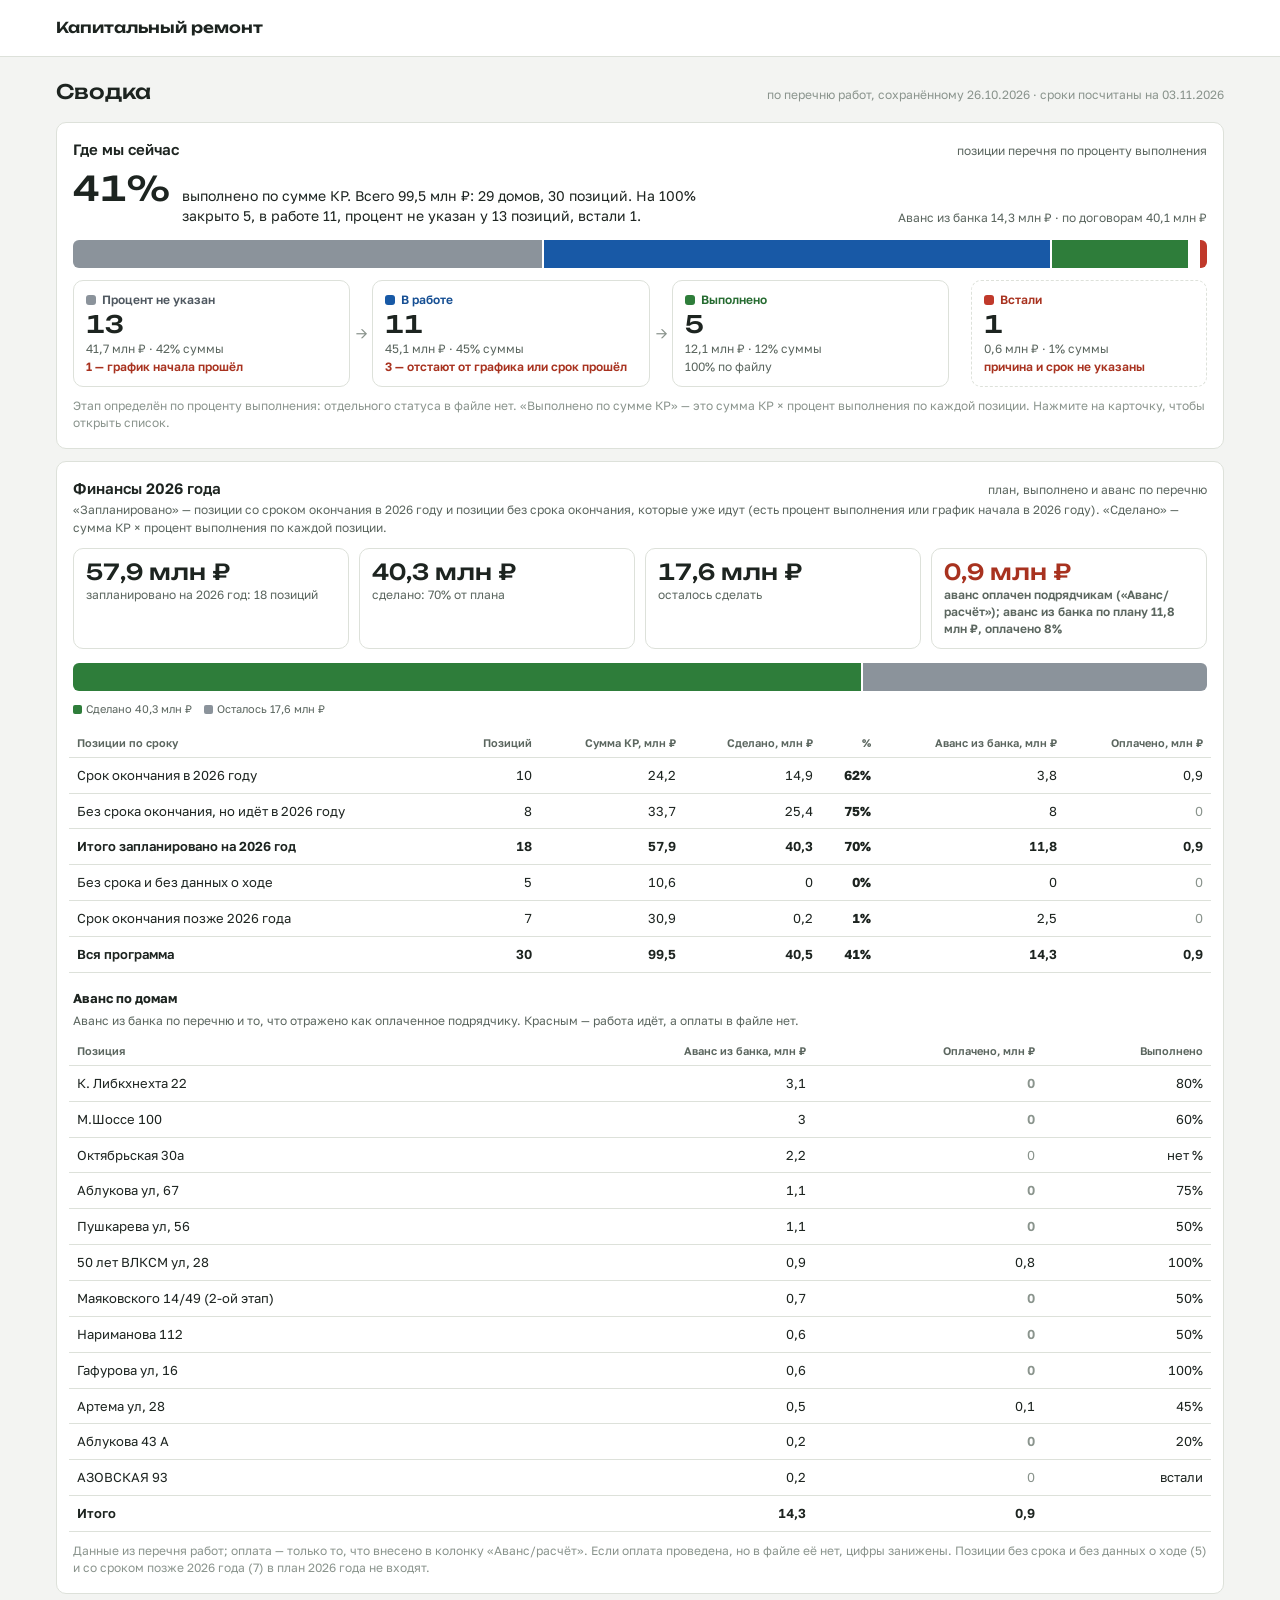
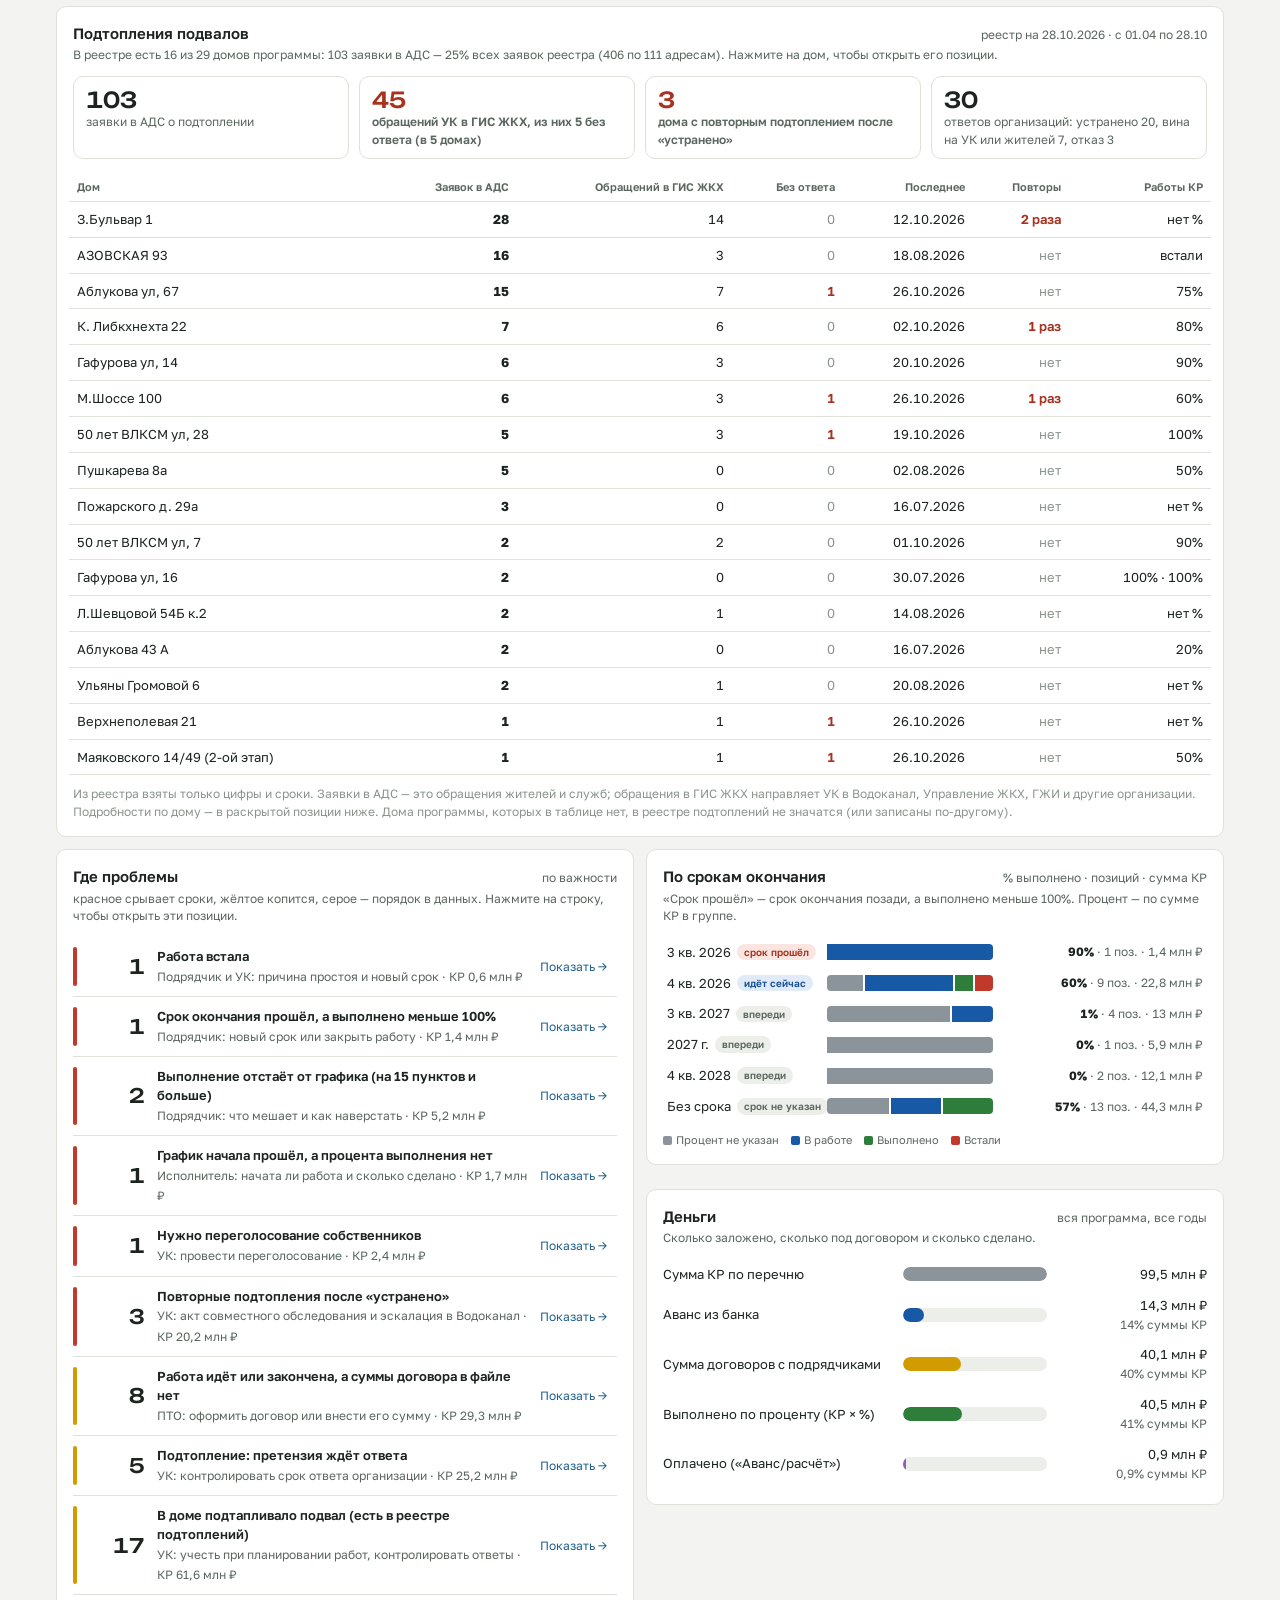
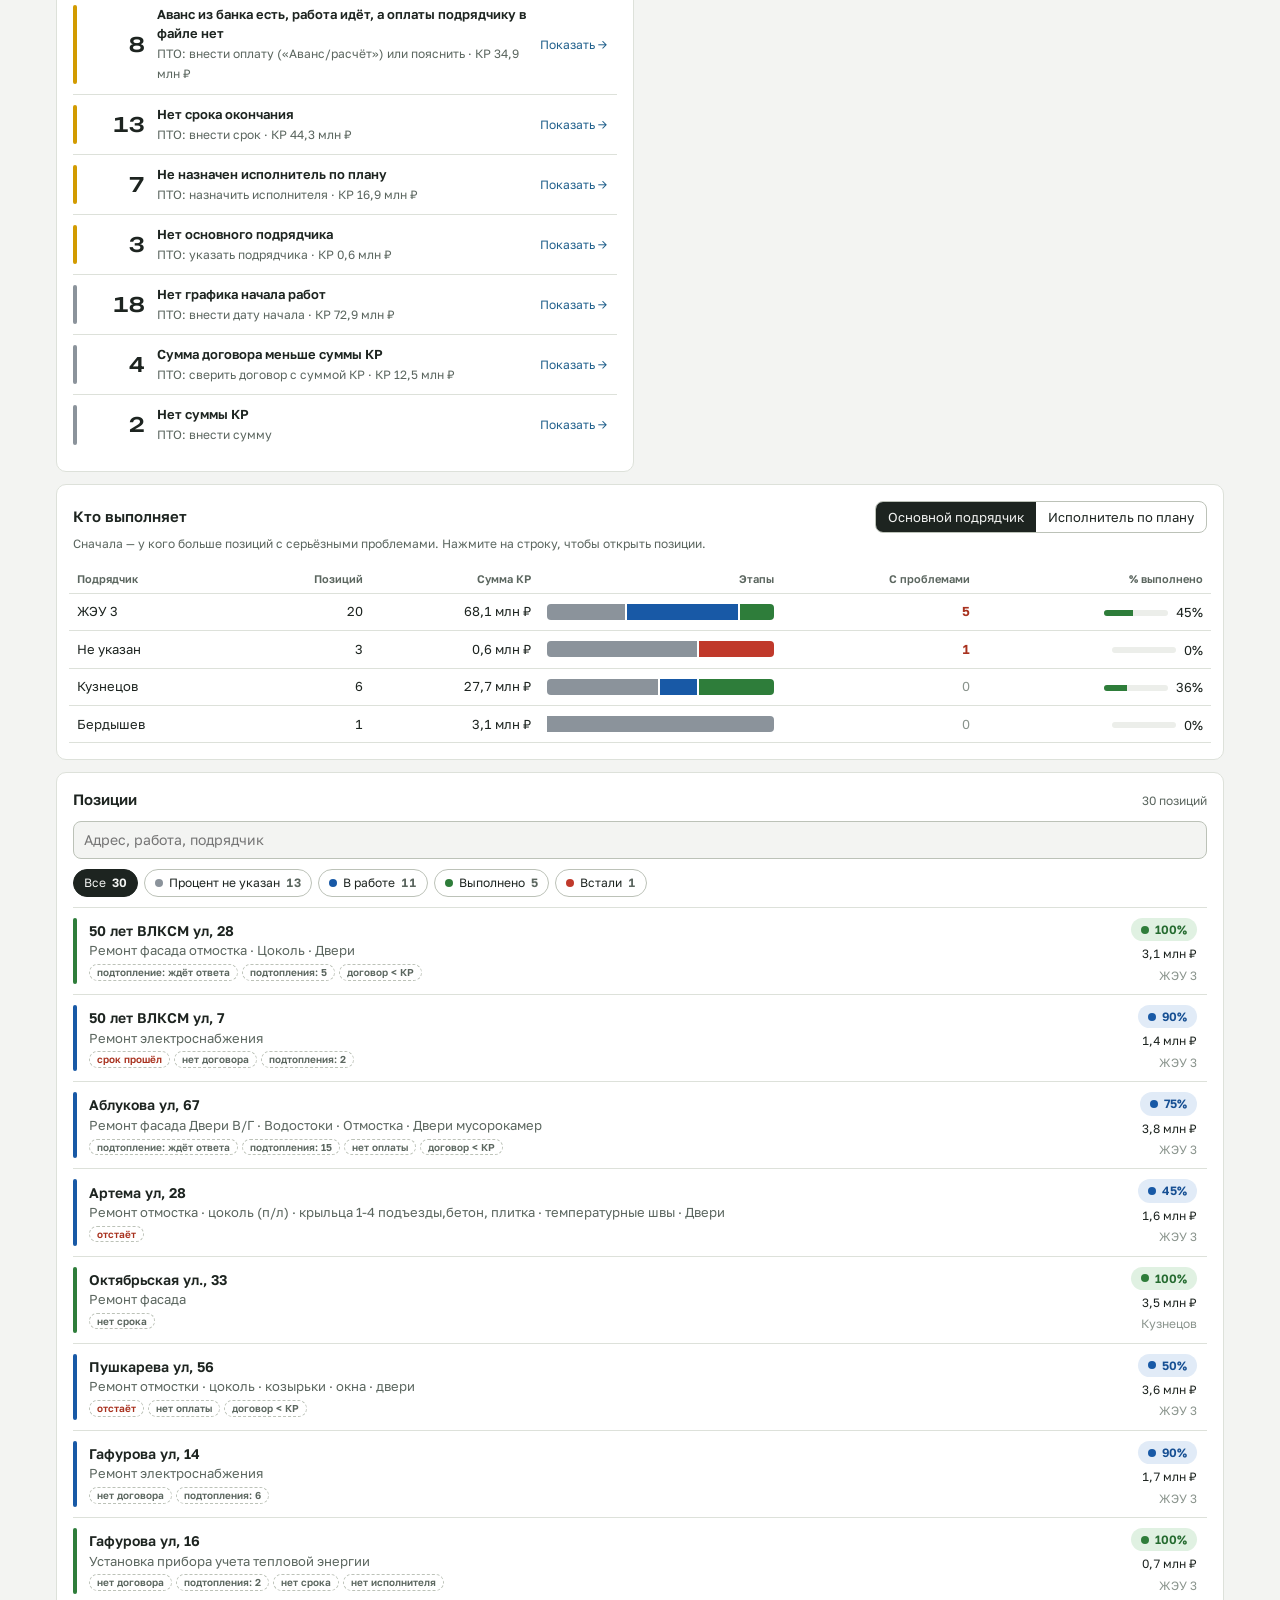
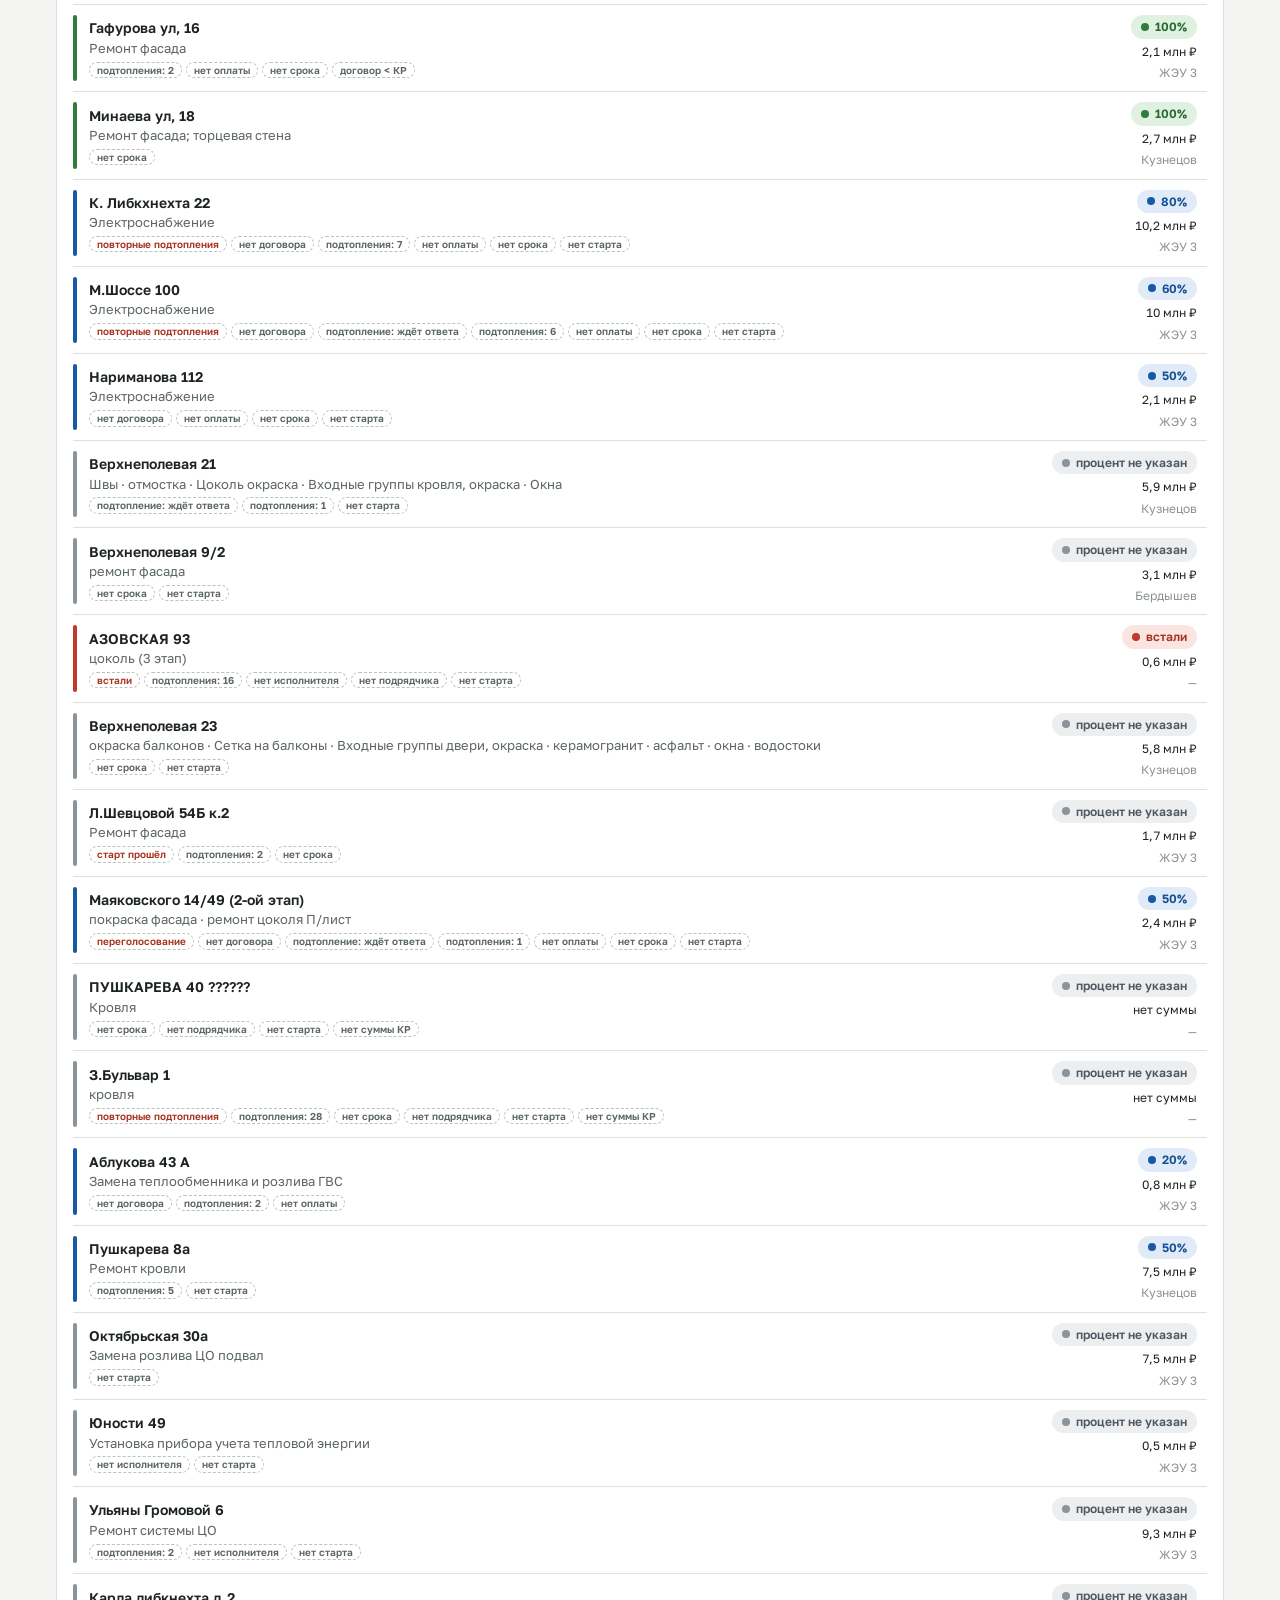
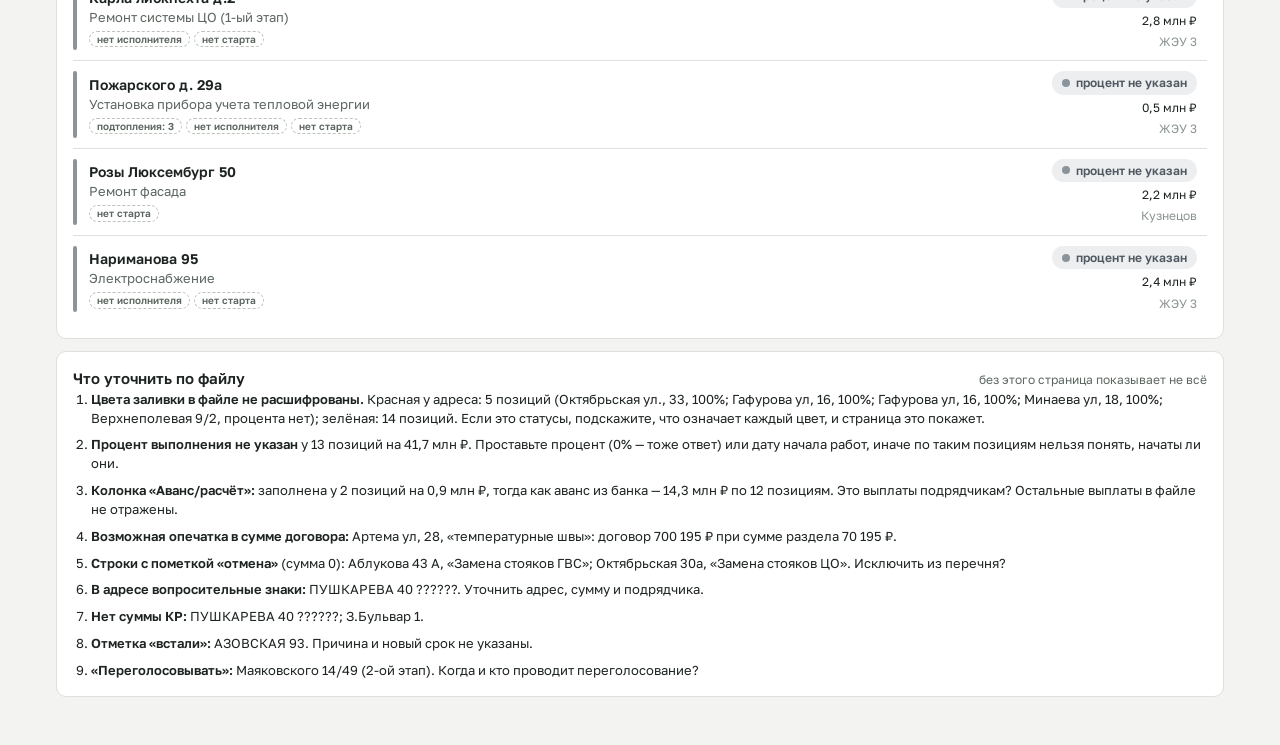
<file: reports/Капитальный ремонт 03.11.2026.html>
<!DOCTYPE html>
<html lang="ru">
<head>
<meta charset="utf-8">
<meta name="viewport" content="width=device-width, initial-scale=1">
<title>Капитальный ремонт</title>
<link rel="stylesheet" href="https://fonts.googleapis.com/css2?family=Golos+Text:wght@400;500;600;700&family=Unbounded:wght@500;600&display=swap">
<style>
/* Layout: шапка с вкладками; «Сводка» сверху вниз отвечает на вопросы: где мы (стадии) → где проблемы → когда (месяцы) → кто отстаёт → где (адреса, виды работ); «Работы» — список с быстрыми фильтрами по стадиям, детали в боковой панели */
:root{
  --bg:#f3f4f2; --surface:#fff; --surface-2:#eceeea; --line:#dde1da; --line-strong:#bcc2b8;
  --fg:#1d2420; --muted:#5b665f; --faint:#8a948d;
  --accent:#1f5f8b; --accent-ink:#fff; --accent-soft:#dde9f2;
  /* стадии: метка на графике · текст · подложка. Палитра проверена на различимость соседних стадий, в том числе при дальтонизме */
  --todo:#8b939b; --todo-ink:#4f5860; --todo-bg:#eceef0;
  --prog:#1859a6; --prog-ink:#164f93; --prog-bg:#e1ebf7;
  --noact:#d29b00; --noact-ink:#7f5b00; --noact-bg:#faf0d2;
  --done:#2e7d3a; --done-ink:#256b30; --done-bg:#e0f1e2;
  --winter:#8a5cc2; --winter-ink:#6d45a6; --winter-bg:#efe8f8;
  --attn:#c0392b; --attn-ink:#a8321f; --attn-bg:#fbe5e1;
  --cancel:#a3a8a4; --cancel-ink:#6b716d; --cancel-bg:#eceeec;
  --ex-pto:#4f5f6b; --ex-own:#a9530b; --ex-none:#8a948d;
  --banner:#fbefd6;
  --shadow:0 10px 40px rgba(20,30,25,.18);
  --f-display:"Unbounded","Golos Text",system-ui,sans-serif;
  --f-body:"Golos Text",system-ui,-apple-system,"Segoe UI",Roboto,sans-serif;
}
@media (prefers-color-scheme:dark){:root:not([data-theme="light"]){
  --bg:#141917; --surface:#1c2320; --surface-2:#252d29; --line:#2f3833; --line-strong:#47524b;
  --fg:#e5ebe7; --muted:#a3ada7; --faint:#77827b; --accent:#6fb0de; --accent-ink:#0d1b25; --accent-soft:#1d3342;
  --todo:#5d6772; --todo-ink:#b4bcc4; --todo-bg:#2a3036; --prog:#4893e3; --prog-ink:#8ec0f5; --prog-bg:#1b2f47;
  --noact:#cfa22e; --noact-ink:#f0cc6a; --noact-bg:#3a2f12; --done:#2a8040; --done-ink:#7fd08c; --done-bg:#1b3520;
  --winter:#8f74d8; --winter-ink:#c4b2f2; --winter-bg:#2c2540; --attn:#d95a49; --attn-ink:#ff9b8c; --attn-bg:#3d1f1b;
  --cancel:#6f7672; --cancel-ink:#a4aba7; --cancel-bg:#2a302c; --ex-pto:#a9b8c3; --ex-own:#f3a35e; --ex-none:#77827b;
  --banner:#3a2d12; --shadow:0 10px 40px rgba(0,0,0,.5); color-scheme:dark}}
:root[data-theme="dark"]{
  --bg:#141917; --surface:#1c2320; --surface-2:#252d29; --line:#2f3833; --line-strong:#47524b;
  --fg:#e5ebe7; --muted:#a3ada7; --faint:#77827b; --accent:#6fb0de; --accent-ink:#0d1b25; --accent-soft:#1d3342;
  --todo:#5d6772; --todo-ink:#b4bcc4; --todo-bg:#2a3036; --prog:#4893e3; --prog-ink:#8ec0f5; --prog-bg:#1b2f47;
  --noact:#cfa22e; --noact-ink:#f0cc6a; --noact-bg:#3a2f12; --done:#2a8040; --done-ink:#7fd08c; --done-bg:#1b3520;
  --winter:#8f74d8; --winter-ink:#c4b2f2; --winter-bg:#2c2540; --attn:#d95a49; --attn-ink:#ff9b8c; --attn-bg:#3d1f1b;
  --cancel:#6f7672; --cancel-ink:#a4aba7; --cancel-bg:#2a302c; --ex-pto:#a9b8c3; --ex-own:#f3a35e; --ex-none:#77827b;
  --banner:#3a2d12; --shadow:0 10px 40px rgba(0,0,0,.5); color-scheme:dark}
*{box-sizing:border-box}
html,body{margin:0}
body{background:var(--bg);color:var(--fg);font:14px/1.45 var(--f-body)}
button,select,input,textarea{font:inherit;color:inherit}
:focus-visible{outline:2px solid var(--accent);outline-offset:2px}
.num{font-variant-numeric:tabular-nums}
.muted{color:var(--muted)} .faint{color:var(--faint)}
[hidden]{display:none!important}

/* shell */
.bar{position:sticky;top:0;z-index:5;background:var(--surface);border-bottom:1px solid var(--line)}
.bar-in{max-width:1200px;margin:0 auto;padding:0 16px;display:flex;align-items:center;gap:16px;min-height:56px}
.brand{font-family:var(--f-display);font-weight:600;font-size:15px;white-space:nowrap}
.tabs{display:flex;gap:2px;overflow-x:auto;flex:1;min-width:0;scrollbar-width:none}
.tabs button{border:0;background:none;padding:18px 12px 16px;cursor:pointer;color:var(--muted);font-weight:500;border-bottom:2px solid transparent;white-space:nowrap}
.tabs button[aria-selected="true"]{color:var(--fg);border-bottom-color:var(--fg)}
.who{display:flex;align-items:center;gap:10px;white-space:nowrap;font-size:13px}
.role{font-size:11px;font-weight:600;padding:2px 8px;border-radius:999px;background:var(--surface-2);color:var(--muted)}
.linkbtn{border:0;background:none;color:var(--accent);cursor:pointer;padding:2px;font-size:13px}
main{max-width:1200px;margin:0 auto;padding:20px 16px 48px}
@media (max-width:720px){.brand{display:none}.who .nm,.who .role{display:none}.bar-in{gap:8px}.tabs button{padding:18px 9px 16px}}

.btn{border:1px solid var(--line-strong);background:var(--surface);padding:8px 14px;border-radius:8px;cursor:pointer;font-weight:500}
.btn.primary{background:var(--accent);border-color:var(--accent);color:var(--accent-ink)}
.btn:disabled{opacity:.55;cursor:not-allowed}
.field{display:flex;flex-direction:column;gap:4px;font-size:12px;color:var(--muted);min-width:0}
.field input,.field select,.field textarea,.ctl{padding:8px 10px;border:1px solid var(--line-strong);border-radius:8px;background:var(--bg);color:var(--fg);width:100%;min-width:0}
.field textarea{min-height:84px;resize:vertical}

/* login */
.login{min-height:100vh;display:grid;place-items:center;padding:16px}
.login-card{width:100%;max-width:360px;background:var(--surface);border:1px solid var(--line);border-radius:12px;padding:28px;display:flex;flex-direction:column;gap:14px}
.login h1{font-family:var(--f-display);font-weight:600;font-size:20px;margin:0;line-height:1.2}
.err{color:var(--attn-ink);font-size:13px;min-height:18px}
.hint{font-size:12px;color:var(--faint)}

/* цвета стадий и исполнителей: --c метка, --ci текст, --cb подложка */
.g-todo{--c:var(--todo);--ci:var(--todo-ink);--cb:var(--todo-bg)} .g-prog{--c:var(--prog);--ci:var(--prog-ink);--cb:var(--prog-bg)}
.g-noact{--c:var(--noact);--ci:var(--noact-ink);--cb:var(--noact-bg)} .g-done{--c:var(--done);--ci:var(--done-ink);--cb:var(--done-bg)}
.g-winter{--c:var(--winter);--ci:var(--winter-ink);--cb:var(--winter-bg)} .g-attn{--c:var(--attn);--ci:var(--attn-ink);--cb:var(--attn-bg)}
.g-cancel{--c:var(--cancel);--ci:var(--cancel-ink);--cb:var(--cancel-bg)}
.e-pto{--ci:var(--ex-pto)} .e-own{--ci:var(--ex-own)} .e-none{--ci:var(--ex-none)}
.fill{background:var(--c)}
.pill{display:inline-flex;align-items:center;gap:6px;border-radius:999px;padding:3px 10px;font-size:12px;font-weight:600;white-space:nowrap;color:var(--ci);background:var(--cb)}
.pill.dot::before{content:"";width:8px;height:8px;border-radius:50%;background:var(--c)}
.tag{font-size:11px;font-weight:600;color:var(--ci)}
.chkpill{font-size:10px;font-weight:600;border:1px dashed var(--line-strong);color:var(--muted);border-radius:999px;padding:0 7px;white-space:nowrap}
.bad{color:var(--attn-ink);font-weight:600}

/* сводка */
.head{display:flex;flex-wrap:wrap;justify-content:space-between;align-items:baseline;gap:8px 16px;margin-bottom:16px}
.head h2{font-family:var(--f-display);font-weight:500;font-size:20px;margin:0}
.seg{display:inline-flex;border:1px solid var(--line-strong);border-radius:8px;overflow:hidden;flex-wrap:wrap}
.seg button{border:0;background:transparent;padding:6px 12px;cursor:pointer;font-size:13px}
.seg button[aria-pressed="true"]{background:var(--fg);color:var(--bg)}
.card{background:var(--surface);border:1px solid var(--line);border-radius:10px;padding:16px;min-width:0}
.card+.card,.grid2+.card,.card+.grid2,.grid2+.grid2{margin-top:12px}
.card h3{margin:0;font-size:15px;font-weight:600;display:flex;flex-wrap:wrap;justify-content:space-between;align-items:baseline;gap:4px 12px}
.card h3 span{font-weight:400;color:var(--muted);font-size:12px}
.card .sub{font-size:12px;color:var(--muted);margin:2px 0 12px}
.grid2{display:grid;grid-template-columns:repeat(2,minmax(0,1fr));gap:12px}
.grid2>.card{margin-top:0}
@media (max-width:860px){.grid2{grid-template-columns:1fr}}
.hero-top{display:flex;flex-wrap:wrap;justify-content:space-between;align-items:flex-end;gap:8px 20px;margin:10px 0 14px}
.hero-l{display:flex;align-items:baseline;gap:12px;flex-wrap:wrap}
.hero-big{font-family:var(--f-display);font-size:34px;font-weight:500;line-height:1;font-variant-numeric:tabular-nums}
.hero-txt{font-size:14px;max-width:60ch}
.money{font-size:12px;color:var(--muted)}
.pipe{display:flex;gap:2px;height:28px}
.pipe span{min-width:4px;background:var(--c)}
.pipe span:first-child{border-radius:6px 0 0 6px} .pipe span:last-child{border-radius:0 6px 6px 0}
.pipe .gap{flex:0 0 8px;background:transparent;min-width:0}
.stages{display:grid;grid-template-columns:repeat(4,minmax(0,1fr)) repeat(2,minmax(0,.85fr));column-gap:22px;row-gap:10px;margin-top:12px}
.stage{position:relative;text-align:left;border:1px solid var(--line);background:var(--surface);border-radius:10px;padding:10px 12px;cursor:pointer;display:flex;flex-direction:column;gap:1px;min-width:0}
.stage:hover{border-color:var(--c)}
.stage.side{border-style:dashed}
.stage.arrow::after{content:"→";position:absolute;right:-18px;top:50%;transform:translateY(-50%);color:var(--faint);font-size:15px}
.stage .sh{display:flex;align-items:center;gap:6px;font-size:12px;font-weight:600;color:var(--ci)}
.stage .sh i{width:10px;height:10px;border-radius:3px;background:var(--c);flex:none}
.stage .sn{font-family:var(--f-display);font-size:24px;font-weight:500;font-variant-numeric:tabular-nums;line-height:1.2}
.stage .sp{font-size:12px;color:var(--muted)}
.stage .sx{font-size:12px;font-weight:600;color:var(--attn-ink);min-height:18px}
.stage .sx.ok{color:var(--muted);font-weight:400}
@media (max-width:900px){.stages{grid-template-columns:repeat(2,minmax(0,1fr));column-gap:10px}.stage.arrow::after{display:none}}
.note{font-size:12px;color:var(--faint);margin:10px 0 0}
.plist{list-style:none;margin:0;padding:0}
.plist li{display:grid;grid-template-columns:4px 56px minmax(0,1fr) auto;gap:12px;align-items:center;padding:10px 10px 10px 0;border-top:1px solid var(--line);cursor:pointer}
.plist li:first-child{border-top:0}
.plist li:hover{background:var(--surface-2)}
.plist .sv{align-self:stretch;border-radius:2px;background:var(--c)}
.plist .pn{font-family:var(--f-display);font-size:20px;font-weight:500;text-align:right;font-variant-numeric:tabular-nums}
.plist .pt{min-width:0} .plist .pt b{display:block;font-size:13px;font-weight:600} .plist .pt span{font-size:12px;color:var(--muted)}
.plist .pa{font-size:12px;color:var(--accent);white-space:nowrap}
.sev-high{--c:var(--attn)} .sev-mid{--c:var(--noact)} .sev-low{--c:var(--todo)}
@media (max-width:560px){.plist .pa{display:none}.plist li{grid-template-columns:4px 44px minmax(0,1fr);gap:10px}}
.mrow{display:grid;grid-template-columns:168px minmax(0,1fr) 104px;gap:10px;align-items:center;padding:6px 4px;cursor:pointer;border-radius:6px}
.mrow:hover{background:var(--surface-2)}
.mrow .ml{font-size:13px;display:flex;align-items:center;gap:6px;white-space:nowrap;min-width:0}
.mb{font-size:10px;font-weight:600;padding:1px 7px;border-radius:999px;font-style:normal}
.mb.late{color:var(--attn-ink);background:var(--attn-bg)} .mb.now{color:var(--prog-ink);background:var(--prog-bg)}
.mb.ok{color:var(--done-ink);background:var(--done-bg)} .mb.next{color:var(--muted);background:var(--surface-2)} .mb.wait{color:var(--noact-ink);background:var(--noact-bg)}
.mrow .mv{font-size:12px;color:var(--muted);text-align:right;font-variant-numeric:tabular-nums}
@media (max-width:560px){.mrow{grid-template-columns:120px minmax(0,1fr) 72px}.mrow .mv span{display:none}}
.stack{display:flex;gap:2px;height:14px}
.stack span{height:100%;min-width:3px;background:var(--c)}
.stack span:first-child{border-radius:4px 0 0 4px} .stack span:last-child{border-radius:0 4px 4px 0} .stack span:only-child{border-radius:4px}
.legend{display:flex;flex-wrap:wrap;gap:4px 12px;margin-top:10px;font-size:11px;color:var(--muted)}
.legend i{display:inline-block;width:9px;height:9px;border-radius:2px;margin-right:4px;vertical-align:-1px;background:var(--c)}
.tscroll{overflow-x:auto;margin:0 -4px}
.wt{width:100%;border-collapse:collapse;font-size:13px;min-width:780px}
.wt th{font-size:11px;font-weight:600;color:var(--muted);text-align:right;padding:6px 8px;border-bottom:1px solid var(--line);white-space:nowrap;vertical-align:bottom}
.wt th i{display:inline-block;width:8px;height:8px;border-radius:2px;background:var(--c);margin-right:4px}
.wt th:first-child,.wt td:first-child{text-align:left}
.wt td{padding:8px;border-bottom:1px solid var(--line);text-align:right;font-variant-numeric:tabular-nums;white-space:nowrap}
.wt tbody tr{cursor:pointer} .wt tbody tr:hover{background:var(--surface-2)}
.wt .z{color:var(--faint)}
@media (max-width:640px){.wt{min-width:0}.wt .st{display:none}.wt th,.wt td{padding:8px 5px}.wt th,.wt td:first-child{white-space:normal}.wt .pbar{gap:6px}.wt .pbar i{width:30px}}
.pbar{display:inline-flex;align-items:center;gap:8px} .pbar i{display:inline-block;width:64px;height:6px;border-radius:3px;background:var(--surface-2);overflow:hidden}
.pbar i b{display:block;height:100%;background:var(--done)}
.hbar{display:grid;grid-template-columns:minmax(0,170px) minmax(0,1fr) 34px;gap:10px;align-items:center;padding:5px 0;cursor:pointer}
.hbar .lbl{font-size:13px;white-space:nowrap;overflow:hidden;text-overflow:ellipsis}
.hbar:hover .lbl{color:var(--accent)}
.hbar .tr{height:10px}
.hbar .tr i{display:block;height:100%;background:var(--attn);border-radius:0 4px 4px 0;min-width:3px}
.hbar .val{font-size:12px;text-align:right;color:var(--muted);font-variant-numeric:tabular-nums}
.alist{list-style:none;margin:0;padding:0}
.alist li{display:flex;justify-content:space-between;gap:10px;padding:8px 0;border-top:1px solid var(--line);cursor:pointer;align-items:center}
.alist li:first-child{border-top:0}
.alist li:hover .a{color:var(--accent)}
.alist .a{font-weight:500;min-width:0;overflow:hidden;text-overflow:ellipsis;white-space:nowrap}
.alist .m{font-size:12px;color:var(--muted);white-space:nowrap}
@media (max-width:560px){.hbar{grid-template-columns:minmax(0,120px) minmax(0,1fr) 30px}.alist li{flex-direction:column;align-items:flex-start;gap:4px}.alist .a{max-width:100%}}
.tip{position:fixed;z-index:30;pointer-events:none;background:var(--fg);color:var(--bg);font-size:12px;padding:5px 8px;border-radius:6px;white-space:nowrap}

.hrow{display:flex;flex-wrap:wrap;justify-content:space-between;align-items:center;gap:8px 12px}

/* работы */
.filters{display:flex;flex-wrap:wrap;gap:8px;align-items:center;margin-bottom:10px}
.filters .ctl{width:auto;flex:0 1 auto}
.filters .search{flex:1 1 220px}
.chips{display:flex;flex-wrap:wrap;gap:6px;margin:0 0 10px}
.chip{display:inline-flex;align-items:center;gap:6px;border:1px solid var(--line-strong);background:var(--surface);border-radius:999px;padding:4px 10px;font-size:12px;cursor:pointer;color:var(--fg)}
.chip i{width:8px;height:8px;border-radius:50%;background:var(--c)}
.chip b{font-weight:600;font-variant-numeric:tabular-nums;color:var(--muted)}
.chip[aria-pressed="true"]{background:var(--fg);color:var(--bg);border-color:var(--fg)} .chip[aria-pressed="true"] b{color:var(--bg)}
.fpills{display:flex;flex-wrap:wrap;gap:6px;margin:0 0 10px}
.fpill{display:inline-flex;align-items:center;gap:4px;font-size:12px;background:var(--accent-soft);color:var(--fg);border-radius:999px;padding:3px 4px 3px 10px}
.fpill button{border:0;background:none;cursor:pointer;color:var(--muted);font-size:15px;line-height:1;padding:0 5px}
.chk{display:inline-flex;gap:6px;align-items:center;font-size:13px;cursor:pointer;user-select:none}
.count{display:flex;justify-content:space-between;align-items:center;gap:8px;font-size:13px;color:var(--muted);margin-bottom:8px}
.list{background:var(--surface);border:1px solid var(--line);border-radius:10px;overflow:hidden}
.wr{display:grid;grid-template-columns:4px minmax(0,1fr) auto;gap:12px;align-items:center;padding:10px 14px 10px 0;border-top:1px solid var(--line);cursor:pointer}
.wr:first-child{border-top:0}
.wr:hover{background:var(--surface-2)}
.wr .sev{align-self:stretch;background:var(--c)}
.wr .a{font-weight:600;font-size:13px}
.wr .w{color:var(--muted);font-size:13px;overflow:hidden;text-overflow:ellipsis;white-space:nowrap}
.wr .r{display:flex;flex-direction:column;align-items:flex-end;gap:3px}
.wr .od{font-size:11px;color:var(--attn-ink);font-weight:600}
.wr .al{font-size:11px;color:var(--noact-ink);font-weight:600}
.lock{font-size:11px;color:var(--faint)}
.more{display:block;width:100%;padding:12px;border:0;border-top:1px solid var(--line);background:none;color:var(--accent);cursor:pointer;font-weight:500}
.empty{padding:32px;text-align:center;color:var(--muted)}

/* панель работы */
.scrim{position:fixed;inset:0;background:rgba(10,15,12,.35);z-index:20}
.drawer{position:fixed;top:0;right:0;bottom:0;width:min(460px,100%);background:var(--surface);z-index:21;box-shadow:var(--shadow);display:flex;flex-direction:column}
.dh{display:flex;justify-content:space-between;align-items:flex-start;gap:12px;padding:18px 20px;border-bottom:1px solid var(--line)}
.dh h3{margin:0;font-size:16px;line-height:1.3}
.dh .x{border:0;background:none;font-size:22px;line-height:1;cursor:pointer;color:var(--muted);padding:0 4px}
.db{padding:18px 20px;overflow-y:auto;display:flex;flex-direction:column;gap:16px;flex:1}
.steps{display:flex;list-style:none;margin:0;padding:0;gap:4px}
.steps li{flex:1;font-size:11px;color:var(--faint);text-align:center;position:relative;padding-top:12px}
.steps li::before{content:"";position:absolute;top:0;left:0;right:0;height:6px;border-radius:3px;background:var(--surface-2)}
.steps li.past::before,.steps li.cur::before{background:var(--c)}
.steps li.cur{color:var(--fg);font-weight:600}
.stop{border-radius:10px;padding:10px 12px;font-size:13px;background:var(--cb);color:var(--ci)}
.dl{display:grid;grid-template-columns:110px minmax(0,1fr);gap:6px 12px;font-size:13px;margin:0}
.dl dt{color:var(--muted)} .dl dd{margin:0;word-break:break-word}
.box{border:1px solid var(--line);border-radius:10px;padding:14px;display:flex;flex-direction:column;gap:12px}
.box.chkbox{border-style:dashed;border-color:var(--line-strong);background:var(--surface-2)}
.box h4{margin:0;font-size:13px}
.hist{list-style:none;margin:0;padding:0;font-size:12px;display:flex;flex-direction:column;gap:6px;color:var(--muted)}
.df{padding:14px 20px;border-top:1px solid var(--line);display:flex;gap:8px;align-items:center}
.df .msg{font-size:12px;color:var(--muted);margin-left:auto}
.acts{display:flex;gap:8px;flex-wrap:wrap}
.phcols{display:grid;grid-template-columns:1fr 1fr;gap:12px}
.phc h5{margin:0 0 6px;font-size:12px;font-weight:600}
.phg{display:flex;flex-wrap:wrap;gap:6px}
.pht{width:64px;height:64px;padding:0;border:1px solid var(--line-strong);border-radius:8px;overflow:hidden;background:var(--surface-2);cursor:pointer}
.pht img{width:100%;height:100%;object-fit:cover;display:block}
.pha{position:relative;width:64px;height:64px;border:1px dashed var(--line-strong);border-radius:8px;display:flex;align-items:center;justify-content:center;color:var(--muted);font-size:24px;cursor:pointer}
.pha input{position:absolute;inset:0;width:100%;height:100%;opacity:0;cursor:pointer}
.pha:focus-within{outline:2px solid var(--accent);outline-offset:2px}
.pha.off{opacity:.45;pointer-events:none}
.lbx{position:fixed;inset:0;z-index:40;display:flex;align-items:center;justify-content:center;padding:12px}
.lbs{position:absolute;inset:0;background:rgba(10,15,12,.86)}
.lbx figure{position:relative;margin:0;max-width:min(94vw,980px);max-height:94vh;display:flex;flex-direction:column;gap:10px;align-items:center}
.lbimg{min-height:100px;display:flex;align-items:center;justify-content:center;color:#fff;font-size:13px}
.lbimg img{max-width:100%;max-height:70vh;border-radius:6px;background:#000}
.lbx figcaption{color:#fff;font-size:13px;text-align:center}
.lbb{display:flex;gap:8px;flex-wrap:wrap;justify-content:center}
.lbb a.btn{text-decoration:none;color:inherit}
.imp-row{display:flex;justify-content:space-between;align-items:baseline;gap:12px;padding:7px 0;border-top:1px solid var(--line);font-size:13px}
.imp-row:first-of-type{border-top:0}
.imp-row small{display:block;font-size:12px;color:var(--muted);font-weight:400;margin-top:1px}
.imp-row b{font-family:var(--f-display);font-size:18px;font-weight:500;font-variant-numeric:tabular-nums}
.imp-row.zero,.imp-row.zero small{color:var(--faint)}
.imp-det{font-size:12px;color:var(--muted)} .imp-det summary{cursor:pointer;color:var(--accent);padding:2px 0}
.imp-det ul{margin:6px 0 0;padding-left:16px;display:flex;flex-direction:column;gap:5px}
.imp-err{color:var(--attn-ink);font-size:13px}
.xrow{display:grid;grid-template-columns:minmax(0,1fr) 150px;gap:10px;align-items:end}
.xn{font-size:12px;margin:-8px 0 0;min-height:14px;overflow-wrap:anywhere}
.imp-info{margin:0;padding-left:18px;font-size:13px;display:flex;flex-direction:column;gap:3px}

/* вопросы, журнал, пользователи */
.ilist{list-style:none;margin:0;padding:0}
.ilist li{display:grid;grid-template-columns:22px minmax(0,1fr);gap:10px;padding:14px 16px;border-top:1px solid var(--line)}
.ilist li:first-child{border-top:0}
.ilist .t{font-size:13px}
.ilist .done .t{color:var(--faint);text-decoration:line-through}
.ilist .meta{font-size:12px;color:var(--muted);margin-top:4px;display:flex;flex-wrap:wrap;gap:4px 12px}
.loglist li{grid-template-columns:minmax(0,1fr)}
.utable{width:100%;border-collapse:collapse;font-size:13px}
.utable th,.utable td{text-align:left;padding:10px 14px;border-top:1px solid var(--line)}
.utable th{font-size:11px;text-transform:uppercase;letter-spacing:.05em;color:var(--muted);border-top:0}
.uform{display:grid;grid-template-columns:repeat(5,minmax(0,1fr)) auto;gap:10px;align-items:end;margin-top:12px}
@media (max-width:760px){.uform,#qf{grid-template-columns:1fr 1fr!important}}
.toast{position:fixed;left:50%;bottom:20px;transform:translateX(-50%);background:var(--fg);color:var(--bg);padding:8px 14px;border-radius:8px;font-size:13px;z-index:40}
.demo{background:var(--banner);color:var(--fg);font-size:12px;text-align:center;padding:6px 16px}
@media (prefers-reduced-motion:reduce){*{transition:none!important}}
/* kr-css:start */
/* Вкладка и страница «Капитальный ремонт» (gas/kr.js). Вставляется в Index.html между метками kr-css:start и kr-css:end. */
.kr-head{display:flex;flex-wrap:wrap;justify-content:space-between;align-items:baseline;gap:8px 16px;margin-bottom:16px}
.kr-head h2{font-family:var(--f-display);font-weight:500;font-size:20px;margin:0}
.kr-head .kacts-h{display:flex;gap:8px;flex-wrap:wrap}
.stages.s4{grid-template-columns:repeat(3,minmax(0,1fr)) minmax(0,.85fr)}
@media (max-width:900px){.stages.s4{grid-template-columns:repeat(2,minmax(0,1fr))}}
.fkpi{display:grid;grid-template-columns:repeat(4,minmax(0,1fr));gap:10px;margin:10px 0 14px}
.fkpi>div{border:1px solid var(--line);border-radius:10px;padding:10px 12px;min-width:0}
.fkpi .n{font-family:var(--f-display);font-size:22px;font-weight:500;font-variant-numeric:tabular-nums;line-height:1.2}
.fkpi .t{font-size:12px;color:var(--muted)}
.fkpi .bad .n{color:var(--attn-ink)}
@media (max-width:760px){.fkpi{grid-template-columns:repeat(2,minmax(0,1fr))}}
.wt tr[data-fh]{cursor:pointer}
@media (max-width:640px){.fh-t th,.fh-t td{padding:8px 4px;font-size:12px}.fh-t th:last-child,.fh-t td:last-child{white-space:normal;text-align:right}.fh-t th{white-space:normal}}
.pdf{border-top:1px dashed var(--line);padding-top:12px;display:flex;flex-direction:column;gap:8px}
.pdf h4{margin:0;font-size:13px}
.kacts li{margin:2px 0}
.mny{display:grid;grid-template-columns:minmax(0,230px) minmax(0,1fr) 150px;gap:10px;align-items:center;padding:6px 0;font-size:13px}
.mny .tr{height:14px;background:var(--surface-2);border-radius:7px;overflow:hidden}
.mny .tr i{display:block;height:100%;background:var(--c);border-radius:7px;min-width:3px}
.mny .v{text-align:right;font-variant-numeric:tabular-nums;white-space:nowrap}
.mny .v small{color:var(--muted);font-size:12px}
@media (max-width:640px){.mny{grid-template-columns:minmax(0,1fr) 110px}.mny .tr{grid-column:1/-1;order:3}}
.krow{display:grid;grid-template-columns:150px minmax(0,1fr) 200px;gap:10px;align-items:center;padding:6px 4px;cursor:pointer;border-radius:6px;width:100%;border:0;background:none;text-align:left}
.krow:hover{background:var(--surface-2)}
.krow .ml{font-size:13px;display:flex;align-items:center;gap:6px;white-space:nowrap;min-width:0}
.krow .mv{font-size:12px;color:var(--muted);text-align:right;font-variant-numeric:tabular-nums}
.krow .mv b{color:var(--fg)}
@media (max-width:560px){.krow{grid-template-columns:104px minmax(0,1fr) 44px}.krow .mv span{display:none}}
.stk{display:flex;gap:2px;height:16px}
.stk span{min-width:4px;background:var(--c)}
.stk span:first-child{border-radius:4px 0 0 4px} .stk span:last-child{border-radius:0 4px 4px 0}
.pos{display:grid;grid-template-columns:4px minmax(0,1fr) auto;gap:12px;align-items:center;width:100%;text-align:left;border:0;border-top:1px solid var(--line);background:none;padding:10px 10px 10px 0;cursor:pointer}
.pos:hover{background:var(--surface-2)}
.pos .sev{align-self:stretch;border-radius:2px;background:var(--c)}
.pos .a{font-weight:600}
.pos .w{font-size:13px;color:var(--muted);overflow-wrap:anywhere}
.pos .r{display:flex;flex-direction:column;align-items:flex-end;gap:4px;font-size:12px;white-space:nowrap}
.pos .fl{display:flex;flex-wrap:wrap;gap:4px;margin-top:4px}
.pd{padding:6px 0 16px 16px;border-top:1px dashed var(--line);display:flex;flex-direction:column;gap:12px}
.kv{display:grid;grid-template-columns:170px minmax(0,1fr);gap:4px 12px;margin:0;font-size:13px}
.kv dt{color:var(--muted)} .kv dd{margin:0;overflow-wrap:anywhere}
@media (max-width:560px){.kv{grid-template-columns:120px minmax(0,1fr)}}
.pbar2{display:inline-flex;align-items:center;gap:8px}
.pbar2 i{display:inline-block;width:120px;height:8px;border-radius:4px;background:var(--surface-2);overflow:hidden}
.pbar2 i b{display:block;height:100%;background:var(--c)}
.lt{width:100%;border-collapse:collapse;font-size:13px}
.lt th{font-size:11px;font-weight:600;color:var(--muted);text-align:left;padding:4px 8px;border-bottom:1px solid var(--line)}
.lt td{padding:5px 8px;border-bottom:1px solid var(--line);vertical-align:top}
.lt td.n,.lt th.n{text-align:right;font-variant-numeric:tabular-nums;white-space:nowrap}
.lt .x{color:var(--faint);text-decoration:line-through}
.kfilters{display:flex;flex-wrap:wrap;gap:8px;margin:10px 0}
.kfilters .ctl{flex:1 1 200px}
.qlist{margin:0;padding-left:18px;display:flex;flex-direction:column;gap:8px;font-size:13px}
.qlist b{font-weight:600}
.wt tr.bold td{font-weight:600;border-top:1px solid var(--line-strong)}
.wt tr[data-fp]{cursor:pointer}
@media (max-width:640px){.fin-t th,.fin-t td{padding:8px 3px;font-size:11.5px}.fin-t th{vertical-align:bottom}.fin-t td:first-child{max-width:120px}}

.edb{display:inline-block;margin-left:6px;padding:1px 8px;border-radius:99px;font-size:11px;background:var(--warn-bg,rgba(217,119,6,.14));color:var(--warn,#b45309)}
.kedit{margin-top:8px}
/* kr-css:end */
</style><style>
.kr-bar-in{max-width:1200px;margin:0 auto;padding:0 16px;display:flex;align-items:center;justify-content:space-between;gap:16px;min-height:56px}
@media (max-width:720px){.kr-bar-in .brand{display:block}}
@media print{.bar{position:static}}
/* Вкладка и страница «Капитальный ремонт» (gas/kr.js). Вставляется в Index.html между метками kr-css:start и kr-css:end. */
.kr-head{display:flex;flex-wrap:wrap;justify-content:space-between;align-items:baseline;gap:8px 16px;margin-bottom:16px}
.kr-head h2{font-family:var(--f-display);font-weight:500;font-size:20px;margin:0}
.kr-head .kacts-h{display:flex;gap:8px;flex-wrap:wrap}
.stages.s4{grid-template-columns:repeat(3,minmax(0,1fr)) minmax(0,.85fr)}
@media (max-width:900px){.stages.s4{grid-template-columns:repeat(2,minmax(0,1fr))}}
.fkpi{display:grid;grid-template-columns:repeat(4,minmax(0,1fr));gap:10px;margin:10px 0 14px}
.fkpi>div{border:1px solid var(--line);border-radius:10px;padding:10px 12px;min-width:0}
.fkpi .n{font-family:var(--f-display);font-size:22px;font-weight:500;font-variant-numeric:tabular-nums;line-height:1.2}
.fkpi .t{font-size:12px;color:var(--muted)}
.fkpi .bad .n{color:var(--attn-ink)}
@media (max-width:760px){.fkpi{grid-template-columns:repeat(2,minmax(0,1fr))}}
.wt tr[data-fh]{cursor:pointer}
@media (max-width:640px){.fh-t th,.fh-t td{padding:8px 4px;font-size:12px}.fh-t th:last-child,.fh-t td:last-child{white-space:normal;text-align:right}.fh-t th{white-space:normal}}
.pdf{border-top:1px dashed var(--line);padding-top:12px;display:flex;flex-direction:column;gap:8px}
.pdf h4{margin:0;font-size:13px}
.kacts li{margin:2px 0}
.mny{display:grid;grid-template-columns:minmax(0,230px) minmax(0,1fr) 150px;gap:10px;align-items:center;padding:6px 0;font-size:13px}
.mny .tr{height:14px;background:var(--surface-2);border-radius:7px;overflow:hidden}
.mny .tr i{display:block;height:100%;background:var(--c);border-radius:7px;min-width:3px}
.mny .v{text-align:right;font-variant-numeric:tabular-nums;white-space:nowrap}
.mny .v small{color:var(--muted);font-size:12px}
@media (max-width:640px){.mny{grid-template-columns:minmax(0,1fr) 110px}.mny .tr{grid-column:1/-1;order:3}}
.krow{display:grid;grid-template-columns:150px minmax(0,1fr) 200px;gap:10px;align-items:center;padding:6px 4px;cursor:pointer;border-radius:6px;width:100%;border:0;background:none;text-align:left}
.krow:hover{background:var(--surface-2)}
.krow .ml{font-size:13px;display:flex;align-items:center;gap:6px;white-space:nowrap;min-width:0}
.krow .mv{font-size:12px;color:var(--muted);text-align:right;font-variant-numeric:tabular-nums}
.krow .mv b{color:var(--fg)}
@media (max-width:560px){.krow{grid-template-columns:104px minmax(0,1fr) 44px}.krow .mv span{display:none}}
.stk{display:flex;gap:2px;height:16px}
.stk span{min-width:4px;background:var(--c)}
.stk span:first-child{border-radius:4px 0 0 4px} .stk span:last-child{border-radius:0 4px 4px 0}
.pos{display:grid;grid-template-columns:4px minmax(0,1fr) auto;gap:12px;align-items:center;width:100%;text-align:left;border:0;border-top:1px solid var(--line);background:none;padding:10px 10px 10px 0;cursor:pointer}
.pos:hover{background:var(--surface-2)}
.pos .sev{align-self:stretch;border-radius:2px;background:var(--c)}
.pos .a{font-weight:600}
.pos .w{font-size:13px;color:var(--muted);overflow-wrap:anywhere}
.pos .r{display:flex;flex-direction:column;align-items:flex-end;gap:4px;font-size:12px;white-space:nowrap}
.pos .fl{display:flex;flex-wrap:wrap;gap:4px;margin-top:4px}
.pd{padding:6px 0 16px 16px;border-top:1px dashed var(--line);display:flex;flex-direction:column;gap:12px}
.kv{display:grid;grid-template-columns:170px minmax(0,1fr);gap:4px 12px;margin:0;font-size:13px}
.kv dt{color:var(--muted)} .kv dd{margin:0;overflow-wrap:anywhere}
@media (max-width:560px){.kv{grid-template-columns:120px minmax(0,1fr)}}
.pbar2{display:inline-flex;align-items:center;gap:8px}
.pbar2 i{display:inline-block;width:120px;height:8px;border-radius:4px;background:var(--surface-2);overflow:hidden}
.pbar2 i b{display:block;height:100%;background:var(--c)}
.lt{width:100%;border-collapse:collapse;font-size:13px}
.lt th{font-size:11px;font-weight:600;color:var(--muted);text-align:left;padding:4px 8px;border-bottom:1px solid var(--line)}
.lt td{padding:5px 8px;border-bottom:1px solid var(--line);vertical-align:top}
.lt td.n,.lt th.n{text-align:right;font-variant-numeric:tabular-nums;white-space:nowrap}
.lt .x{color:var(--faint);text-decoration:line-through}
.kfilters{display:flex;flex-wrap:wrap;gap:8px;margin:10px 0}
.kfilters .ctl{flex:1 1 200px}
.qlist{margin:0;padding-left:18px;display:flex;flex-direction:column;gap:8px;font-size:13px}
.qlist b{font-weight:600}
.wt tr.bold td{font-weight:600;border-top:1px solid var(--line-strong)}
.wt tr[data-fp]{cursor:pointer}
@media (max-width:640px){.fin-t th,.fin-t td{padding:8px 3px;font-size:11.5px}.fin-t th{vertical-align:bottom}.fin-t td:first-child{max-width:120px}}

.edb{display:inline-block;margin-left:6px;padding:1px 8px;border-radius:99px;font-size:11px;background:var(--warn-bg,rgba(217,119,6,.14));color:var(--warn,#b45309)}
.kedit{margin-top:8px}
</style>
</head>
<body>

<header class="bar"><div class="kr-bar-in"><span class="brand">Капитальный ремонт</span></div></header>
<main id="kr"></main>
<script>window.KR={"today":"2026-11-03","saved":"2026-10-26","total":{"kr":99489906.44,"bank":14319933.0},"flood":{"updated":"28.10.2026","period_start":"01.04.2026","period_end":"28.10.2026","register_addresses":111,"register_total":406,"register_pending":23,"cats":{"done":"Устранено","done_blame":"Вина на УК/жителей (в т.ч. после устранения)","refuse":"Отказ: «проблемы нет» / не по существу","plan":"Работы запланированы, срок не назван","third":"Причина у третьих лиц"},"by":{"западный|1":{"name":"Западный бульвар 1","total":28,"ads":28,"gis":14,"gis_answered":14,"gis_pending":0,"first":"20.05.2026","last":"12.10.2026","orgs":[{"key":"vodokanal","name":"Водоканал","sent":7,"answered":7,"withdrawn":0,"pending":0},{"key":"uzhkh","name":"Управление ЖКХ","sent":5,"answered":5,"withdrawn":0,"pending":0},{"key":"gzhi","name":"ГЖИ","sent":2,"answered":2,"withdrawn":0,"pending":0}],"cats":{"done":7},"repeat":{"cycles":2,"fix_date":"16.10.2026","days":11,"blame":false,"last_signal":{"date":"27.10.2026","kind":"asu"}},"actions":[{"prio":1,"group":"«Стоят колодцы» без обращения в ГИС ЖКХ — направить","text":"Заявки АДС: 27.10 «Стоят колодцы.». Направить обращение в Водоканал через ГИС ЖКХ. Обращение — только от ООО «ДОМ ОК» (дом в его управлении)."},{"prio":2,"group":"Повтор после «устранено» — эскалация","text":"Повтор уже 2-й раз. Водоканал сообщил об устранении 16.10.2026, после этого 1 сигнал, первый через 11 дн. Акт совместного обследования с фото/видео; претензия в Водоканал и обращение в ГЖИ с приложением ответа и фактов повтора."}]},"азовская|93":{"name":"Азовская 93","total":16,"ads":16,"gis":3,"gis_answered":3,"gis_pending":0,"first":"12.05.2026","last":"18.08.2026","orgs":[{"key":"vodokanal","name":"Водоканал","sent":2,"answered":2,"withdrawn":0,"pending":0},{"key":"gzhi","name":"ГЖИ","sent":1,"answered":1,"withdrawn":0,"pending":0}],"cats":{"done_blame":2},"repeat":null,"actions":[]},"доватора|14а":{"name":"Доватора 14а","total":16,"ads":16,"gis":5,"gis_answered":5,"gis_pending":0,"first":"26.05.2026","last":"17.09.2026","orgs":[{"key":"vodokanal","name":"Водоканал","sent":3,"answered":3,"withdrawn":0,"pending":0},{"key":"uzhkh","name":"Управление ЖКХ","sent":1,"answered":1,"withdrawn":0,"pending":0},{"key":"gzhi","name":"ГЖИ","sent":1,"answered":1,"withdrawn":0,"pending":0}],"cats":{"done":3},"repeat":{"cycles":1,"fix_date":"23.08.2026","days":25,"blame":false,"last_signal":{"date":"17.09.2026","kind":"gis"}},"actions":[{"prio":2,"group":"Повтор после «устранено» — эскалация","text":"Водоканал сообщил об устранении 23.08.2026, после этого 1 сигнал, первый через 25 дн. Акт совместного обследования с фото/видео; претензия в Водоканал и обращение в ГЖИ с приложением ответа и фактов повтора."}]},"средний венец|35":{"name":"Средний Венец 35","total":11,"ads":11,"gis":11,"gis_answered":11,"gis_pending":0,"first":"17.08.2026","last":"28.09.2026","orgs":[{"key":"vodokanal","name":"Водоканал","sent":5,"answered":5,"withdrawn":0,"pending":0},{"key":"uzhkh","name":"Управление ЖКХ","sent":3,"answered":3,"withdrawn":0,"pending":0},{"key":"gzhi","name":"ГЖИ","sent":1,"answered":1,"withdrawn":0,"pending":0},{"key":"teplo","name":"Теплосеть","sent":2,"answered":2,"withdrawn":0,"pending":0}],"cats":{"done":5},"repeat":null,"actions":[]},"автозаводская|56":{"name":"Автозаводская 56","total":10,"ads":10,"gis":1,"gis_answered":1,"gis_pending":0,"first":"23.05.2026","last":"13.08.2026","orgs":[{"key":"gzhi","name":"ГЖИ","sent":1,"answered":1,"withdrawn":0,"pending":0}],"cats":{},"repeat":null,"actions":[]},"аблукова|67":{"name":"Аблукова 67","total":15,"ads":15,"gis":7,"gis_answered":6,"gis_pending":1,"first":"04.08.2026","last":"26.10.2026","orgs":[{"key":"vodokanal","name":"Водоканал","sent":5,"answered":4,"withdrawn":0,"pending":1},{"key":"uzhkh","name":"Управление ЖКХ","sent":1,"answered":1,"withdrawn":0,"pending":0},{"key":"gzhi","name":"ГЖИ","sent":1,"answered":1,"withdrawn":0,"pending":0}],"cats":{"done":4},"repeat":null,"actions":[]},"аблукова|83":{"name":"Аблукова 83","total":14,"ads":14,"gis":6,"gis_answered":6,"gis_pending":0,"first":"13.05.2026","last":"23.09.2026","orgs":[{"key":"vodokanal","name":"Водоканал","sent":4,"answered":4,"withdrawn":0,"pending":0},{"key":"uzhkh","name":"Управление ЖКХ","sent":1,"answered":1,"withdrawn":0,"pending":0},{"key":"gzhi","name":"ГЖИ","sent":1,"answered":1,"withdrawn":0,"pending":0}],"cats":{"done":3,"done_blame":1},"repeat":{"cycles":2,"fix_date":"23.09.2026","days":34,"blame":false,"last_signal":{"date":"27.10.2026","kind":"asu"}},"actions":[{"prio":1,"group":"«Стоят колодцы» без обращения в ГИС ЖКХ — направить","text":"Заявки АДС: 27.10 «1 Подьезд.Стоит колодец.». Направить обращение в Водоканал через ГИС ЖКХ."},{"prio":2,"group":"Повтор после «устранено» — эскалация","text":"Повтор уже 2-й раз. Водоканал сообщил об устранении 23.09.2026, после этого 1 сигнал, первый через 34 дн. Акт совместного обследования с фото/видео; претензия в Водоканал и обращение в ГЖИ с приложением ответа и фактов повтора."}]},"аблукова|13":{"name":"Аблукова 13","total":6,"ads":6,"gis":0,"gis_answered":0,"gis_pending":0,"first":"13.05.2026","last":"28.05.2026","orgs":[],"cats":{},"repeat":null,"actions":[]},"московское|55":{"name":"Московское шоссе 55","total":6,"ads":6,"gis":0,"gis_answered":0,"gis_pending":0,"first":"08.07.2026","last":"27.07.2026","orgs":[],"cats":{},"repeat":null,"actions":[]},"3 интернационала|2":{"name":"3-го Интернационала 2","total":9,"ads":9,"gis":4,"gis_answered":4,"gis_pending":0,"first":"23.05.2026","last":"13.10.2026","orgs":[{"key":"vodokanal","name":"Водоканал","sent":3,"answered":3,"withdrawn":0,"pending":0},{"key":"gzhi","name":"ГЖИ","sent":1,"answered":1,"withdrawn":0,"pending":0}],"cats":{"done":3},"repeat":null,"actions":[]},"артема|43":{"name":"Артема 43","total":6,"ads":6,"gis":1,"gis_answered":1,"gis_pending":0,"first":"12.05.2026","last":"03.09.2026","orgs":[{"key":"vodokanal","name":"Водоканал","sent":1,"answered":1,"withdrawn":0,"pending":0}],"cats":{"done_blame":1},"repeat":null,"actions":[]},"гончарова|8":{"name":"Гончарова 8","total":10,"ads":10,"gis":5,"gis_answered":5,"gis_pending":0,"first":"12.05.2026","last":"02.10.2026","orgs":[{"key":"vodokanal","name":"Водоканал","sent":4,"answered":4,"withdrawn":0,"pending":0},{"key":"uzhkh","name":"Управление ЖКХ","sent":1,"answered":1,"withdrawn":0,"pending":0}],"cats":{"done":4},"repeat":null,"actions":[]},"западный|18":{"name":"Западный бульвар 18","total":6,"ads":6,"gis":1,"gis_answered":1,"gis_pending":0,"first":"13.05.2026","last":"04.09.2026","orgs":[{"key":"vodokanal","name":"Водоканал","sent":1,"answered":1,"withdrawn":0,"pending":0}],"cats":{"done":1},"repeat":null,"actions":[]},"орджоникидзе|59":{"name":"Орджоникидзе 59","total":8,"ads":8,"gis":3,"gis_answered":3,"gis_pending":0,"first":"20.05.2026","last":"31.08.2026","orgs":[{"key":"vodokanal","name":"Водоканал","sent":2,"answered":2,"withdrawn":0,"pending":0},{"key":"uzhkh","name":"Управление ЖКХ","sent":1,"answered":1,"withdrawn":0,"pending":0}],"cats":{"done":2},"repeat":null,"actions":[]},"пушкарева|24":{"name":"Пушкарёва 24","total":10,"ads":10,"gis":5,"gis_answered":3,"gis_pending":2,"first":"12.05.2026","last":"15.10.2026","orgs":[{"key":"vodokanal","name":"Водоканал","sent":3,"answered":2,"withdrawn":0,"pending":1},{"key":"uzhkh","name":"Управление ЖКХ","sent":2,"answered":1,"withdrawn":0,"pending":1}],"cats":{"refuse":1,"done":1},"repeat":{"cycles":1,"fix_date":"12.09.2026","days":33,"blame":false,"last_signal":{"date":"15.10.2026","kind":"gis"}},"actions":[{"prio":1,"group":"Критическая ситуация — проверка на месте","text":"Подвал затоплен с 09.08 (по тексту обращений). Совместный акт с Водоканалом и Т Плюс с фото."}]},"пушкарева|8":{"name":"Пушкарёва 8","total":5,"ads":5,"gis":0,"gis_answered":0,"gis_pending":0,"first":"20.05.2026","last":"08.07.2026","orgs":[],"cats":{},"repeat":null,"actions":[]},"пушкарева|8а":{"name":"Пушкарёва 8а","total":5,"ads":5,"gis":0,"gis_answered":0,"gis_pending":0,"first":"27.05.2026","last":"02.08.2026","orgs":[],"cats":{},"repeat":null,"actions":[]},"карла маркса|39":{"name":"Карла Маркса 39","total":7,"ads":7,"gis":3,"gis_answered":2,"gis_pending":0,"first":"10.08.2026","last":"26.08.2026","orgs":[{"key":"vodokanal","name":"Водоканал","sent":2,"answered":1,"withdrawn":1,"pending":0},{"key":"uzhkh","name":"Управление ЖКХ","sent":1,"answered":1,"withdrawn":0,"pending":0}],"cats":{"done":1},"repeat":null,"actions":[]},"полбина|7":{"name":"Полбина 7","total":7,"ads":7,"gis":3,"gis_answered":3,"gis_pending":0,"first":"21.07.2026","last":"31.08.2026","orgs":[{"key":"vodokanal","name":"Водоканал","sent":2,"answered":2,"withdrawn":0,"pending":0},{"key":"uzhkh","name":"Управление ЖКХ","sent":1,"answered":1,"withdrawn":0,"pending":0}],"cats":{"done_blame":1,"done":1},"repeat":{"cycles":1,"fix_date":"31.07.2026","days":31,"blame":true,"last_signal":{"date":"31.08.2026","kind":"gis"}},"actions":[{"prio":2,"group":"Повтор после «устранено» — эскалация","text":"Водоканал сообщил об устранении 31.07.2026, после этого 1 сигнал, первый через 31 дн. Акт совместного обследования с фото/видео; претензия в Водоканал и обращение в ГЖИ с приложением ответа и фактов повтора."}]},"пушкарева|64":{"name":"Пушкарёва 64","total":9,"ads":9,"gis":5,"gis_answered":5,"gis_pending":0,"first":"28.05.2026","last":"02.10.2026","orgs":[{"key":"vodokanal","name":"Водоканал","sent":5,"answered":5,"withdrawn":0,"pending":0}],"cats":{"done_blame":2,"done":3},"repeat":{"cycles":2,"fix_date":"01.10.2026","days":26,"blame":false,"last_signal":{"date":"27.10.2026","kind":"asu"}},"actions":[{"prio":1,"group":"«Стоят колодцы» без обращения в ГИС ЖКХ — направить","text":"Заявки АДС: 27.10 «3,4,5 подьезды стоят колодцы.». Направить обращение в Водоканал через ГИС ЖКХ."},{"prio":2,"group":"Повтор после «устранено» — эскалация","text":"Повтор уже 2-й раз. Водоканал сообщил об устранении 01.10.2026, после этого 1 сигнал, первый через 26 дн. Акт совместного обследования с фото/видео; претензия в Водоканал и обращение в ГЖИ с приложением ответа и фактов повтора."}]},"радищева|179а":{"name":"Радищева 179а","total":6,"ads":6,"gis":2,"gis_answered":2,"gis_pending":0,"first":"08.07.2026","last":"14.09.2026","orgs":[{"key":"vodokanal","name":"Водоканал","sent":2,"answered":2,"withdrawn":0,"pending":0}],"cats":{"done_blame":2},"repeat":null,"actions":[]},"гафурова|14":{"name":"Гафурова 14","total":6,"ads":6,"gis":3,"gis_answered":3,"gis_pending":0,"first":"17.07.2026","last":"20.10.2026","orgs":[{"key":"vodokanal","name":"Водоканал","sent":3,"answered":3,"withdrawn":0,"pending":0}],"cats":{"done_blame":2,"done":1},"repeat":null,"actions":[{"prio":3,"group":"Вина переложена на УК — подготовить возражения","text":"№38009, №38872: «засор устранён 13.10; причина — сброс отходов в зоне ответственности УК/собственников». Запросить акт с фото."}]},"минаева|15":{"name":"Минаева 15","total":3,"ads":3,"gis":0,"gis_answered":0,"gis_pending":0,"first":"13.05.2026","last":"12.08.2026","orgs":[],"cats":{},"repeat":null,"actions":[]},"можайского|19":{"name":"Можайского 19","total":4,"ads":4,"gis":1,"gis_answered":1,"gis_pending":0,"first":"08.08.2026","last":"27.08.2026","orgs":[{"key":"vodokanal","name":"Водоканал","sent":1,"answered":1,"withdrawn":0,"pending":0}],"cats":{"done":1},"repeat":null,"actions":[]},"московское|100":{"name":"Московское шоссе 100","total":6,"ads":6,"gis":3,"gis_answered":2,"gis_pending":1,"first":"12.05.2026","last":"26.10.2026","orgs":[{"key":"vodokanal","name":"Водоканал","sent":3,"answered":2,"withdrawn":0,"pending":1}],"cats":{"done":2},"repeat":{"cycles":1,"fix_date":"13.10.2026","days":11,"blame":false,"last_signal":{"date":"26.10.2026","kind":"gis"}},"actions":[{"prio":2,"group":"Повтор после «устранено» — эскалация","text":"Водоканал сообщил об устранении 13.10.2026, после этого 2 сигнала, первый через 11 дн. Акт совместного обследования с фото/видео; претензия в Водоканал и обращение в ГЖИ с приложением ответа и фактов повтора."}]},"нариманова|83":{"name":"Нариманова 83","total":4,"ads":4,"gis":1,"gis_answered":1,"gis_pending":0,"first":"27.07.2026","last":"20.10.2026","orgs":[{"key":"vodokanal","name":"Водоканал","sent":1,"answered":1,"withdrawn":0,"pending":0}],"cats":{"done":1},"repeat":null,"actions":[]},"пожарского|29а":{"name":"Пожарского 29а","total":3,"ads":3,"gis":0,"gis_answered":0,"gis_pending":0,"first":"07.07.2026","last":"16.07.2026","orgs":[],"cats":{},"repeat":null,"actions":[]},"полбина|51":{"name":"Полбина 51","total":3,"ads":3,"gis":0,"gis_answered":0,"gis_pending":0,"first":"14.05.2026","last":"21.08.2026","orgs":[],"cats":{},"repeat":null,"actions":[]},"пушкарева|6а":{"name":"Пушкарёва 6а","total":4,"ads":4,"gis":1,"gis_answered":0,"gis_pending":1,"first":"12.05.2026","last":"12.10.2026","orgs":[{"key":"vodokanal","name":"Водоканал","sent":1,"answered":0,"withdrawn":0,"pending":1}],"cats":{},"repeat":null,"actions":[]},"средний венец|5":{"name":"Средний Венец 5","total":3,"ads":3,"gis":0,"gis_answered":0,"gis_pending":0,"first":"27.05.2026","last":"28.05.2026","orgs":[],"cats":{},"repeat":null,"actions":[]},"3 й тимирязева|7":{"name":"3-й переулок Тимирязева 7","total":4,"ads":4,"gis":2,"gis_answered":2,"gis_pending":0,"first":"20.05.2026","last":"30.09.2026","orgs":[{"key":"vodokanal","name":"Водоканал","sent":2,"answered":2,"withdrawn":0,"pending":0}],"cats":{"done":2},"repeat":null,"actions":[]},"50 лет влксм|28":{"name":"50 лет ВЛКСМ 28","total":5,"ads":5,"gis":3,"gis_answered":2,"gis_pending":1,"first":"26.05.2026","last":"19.10.2026","orgs":[{"key":"vodokanal","name":"Водоканал","sent":2,"answered":2,"withdrawn":0,"pending":0},{"key":"gzhi","name":"ГЖИ","sent":1,"answered":0,"withdrawn":0,"pending":1}],"cats":{"done":2},"repeat":null,"actions":[{"prio":4,"group":"Контроль ответов","text":"Жалоба в ГЖИ №40010 (срок 19.11). Водоканал ответил 26.10 — приложить ответ к материалам жалобы."}]},"аблукова|43а":{"name":"Аблукова 43а","total":2,"ads":2,"gis":0,"gis_answered":0,"gis_pending":0,"first":"09.07.2026","last":"16.07.2026","orgs":[],"cats":{},"repeat":null,"actions":[]},"аблукова|73":{"name":"Аблукова 73","total":3,"ads":3,"gis":1,"gis_answered":1,"gis_pending":0,"first":"17.07.2026","last":"21.08.2026","orgs":[{"key":"vodokanal","name":"Водоканал","sent":1,"answered":1,"withdrawn":0,"pending":0}],"cats":{"done":1},"repeat":null,"actions":[]},"бакинская|50":{"name":"Бакинская 50","total":2,"ads":2,"gis":0,"gis_answered":0,"gis_pending":0,"first":"13.05.2026","last":"14.05.2026","orgs":[],"cats":{},"repeat":null,"actions":[]},"гагарина|1":{"name":"Гагарина 1","total":3,"ads":3,"gis":1,"gis_answered":1,"gis_pending":0,"first":"20.07.2026","last":"12.08.2026","orgs":[{"key":"vodokanal","name":"Водоканал","sent":1,"answered":1,"withdrawn":0,"pending":0}],"cats":{"done":1},"repeat":null,"actions":[]},"гафурова|16":{"name":"Гафурова 16","total":2,"ads":2,"gis":0,"gis_answered":0,"gis_pending":0,"first":"27.07.2026","last":"30.07.2026","orgs":[],"cats":{},"repeat":null,"actions":[]},"карла маркса|41":{"name":"Карла Маркса 41","total":2,"ads":2,"gis":0,"gis_answered":0,"gis_pending":0,"first":"13.07.2026","last":"15.07.2026","orgs":[],"cats":{},"repeat":null,"actions":[]},"ленина|144":{"name":"Ленина 144","total":2,"ads":2,"gis":0,"gis_answered":0,"gis_pending":0,"first":"14.07.2026","last":"15.07.2026","orgs":[],"cats":{},"repeat":null,"actions":[]},"минаева|34":{"name":"Минаева 34","total":2,"ads":2,"gis":0,"gis_answered":0,"gis_pending":0,"first":"05.08.2026","last":"06.08.2026","orgs":[],"cats":{},"repeat":null,"actions":[]},"высотный|2":{"name":"Проезд Высотный 2","total":2,"ads":2,"gis":0,"gis_answered":0,"gis_pending":0,"first":"23.07.2026","last":"25.07.2026","orgs":[],"cats":{},"repeat":null,"actions":[]},"пушкарева|54":{"name":"Пушкарёва 54","total":4,"ads":4,"gis":2,"gis_answered":2,"gis_pending":0,"first":"28.05.2026","last":"23.09.2026","orgs":[{"key":"vodokanal","name":"Водоканал","sent":2,"answered":2,"withdrawn":0,"pending":0}],"cats":{"done":2},"repeat":null,"actions":[]},"робеспьера|120":{"name":"Робеспьера 120","total":3,"ads":3,"gis":1,"gis_answered":1,"gis_pending":0,"first":"09.08.2026","last":"10.08.2026","orgs":[{"key":"vodokanal","name":"Водоканал","sent":1,"answered":1,"withdrawn":0,"pending":0}],"cats":{"done":1},"repeat":null,"actions":[]},"ростовская|14":{"name":"Ростовская 14","total":2,"ads":2,"gis":0,"gis_answered":0,"gis_pending":0,"first":"20.05.2026","last":"19.07.2026","orgs":[],"cats":{},"repeat":null,"actions":[]},"терешкова|2":{"name":"Терешкова 2","total":4,"ads":4,"gis":2,"gis_answered":2,"gis_pending":0,"first":"21.07.2026","last":"09.10.2026","orgs":[{"key":"vodokanal","name":"Водоканал","sent":2,"answered":2,"withdrawn":0,"pending":0}],"cats":{"done_blame":2},"repeat":null,"actions":[{"prio":3,"group":"Вина переложена на УК — подготовить возражения","text":"№37992: «засор устранён 09.10»; на вопрос о причине повторных засоров — ссылка на сброс жителями нетканых материалов и полиэтилена. Обследование (телеинспекция) не проводилось — повторить требование."}]},"громовой|10":{"name":"Улица Громовой 10","total":2,"ads":2,"gis":0,"gis_answered":0,"gis_pending":0,"first":"14.05.2026","last":"25.05.2026","orgs":[],"cats":{},"repeat":null,"actions":[]},"3 й тимирязева|3":{"name":"3-й переулок Тимирязева 3","total":1,"ads":1,"gis":0,"gis_answered":0,"gis_pending":0,"first":"18.07.2026","last":"18.07.2026","orgs":[],"cats":{},"repeat":null,"actions":[]},"50 лет влксм|24":{"name":"50 лет ВЛКСМ 24","total":2,"ads":2,"gis":1,"gis_answered":1,"gis_pending":0,"first":"10.08.2026","last":"12.10.2026","orgs":[{"key":"vodokanal","name":"Водоканал","sent":1,"answered":1,"withdrawn":0,"pending":0}],"cats":{"done":1},"repeat":null,"actions":[]},"аблукова|11":{"name":"Аблукова 11","total":1,"ads":1,"gis":0,"gis_answered":0,"gis_pending":0,"first":"10.08.2026","last":"10.08.2026","orgs":[],"cats":{},"repeat":null,"actions":[]},"аблукова|33":{"name":"Аблукова 33","total":1,"ads":1,"gis":0,"gis_answered":0,"gis_pending":0,"first":"29.05.2026","last":"29.05.2026","orgs":[],"cats":{},"repeat":null,"actions":[]},"автозаводская|93":{"name":"Автозаводская 93","total":1,"ads":1,"gis":0,"gis_answered":0,"gis_pending":0,"first":"31.07.2026","last":"31.07.2026","orgs":[],"cats":{},"repeat":null,"actions":[]},"брюханова|2":{"name":"Брюханова 2","total":1,"ads":1,"gis":0,"gis_answered":0,"gis_pending":0,"first":"27.05.2026","last":"27.05.2026","orgs":[],"cats":{},"repeat":null,"actions":[]},"гагарина|15":{"name":"Гагарина 15","total":3,"ads":3,"gis":2,"gis_answered":2,"gis_pending":0,"first":"12.05.2026","last":"22.09.2026","orgs":[{"key":"vodokanal","name":"Водоканал","sent":2,"answered":2,"withdrawn":0,"pending":0}],"cats":{"done_blame":1,"done":1},"repeat":{"cycles":1,"fix_date":"17.09.2026","days":5,"blame":true,"last_signal":{"date":"05.10.2026","kind":"asu"}},"actions":[{"prio":2,"group":"Повтор после «устранено» — эскалация","text":"Водоканал сообщил об устранении 17.09.2026, после этого 2 сигнала, первый через 5 дн. Акт совместного обследования с фото/видео; претензия в Водоканал и обращение в ГЖИ с приложением ответа и фактов повтора."}]},"гафурова|11":{"name":"Гафурова 11","total":1,"ads":1,"gis":0,"gis_answered":0,"gis_pending":0,"first":"20.05.2026","last":"20.05.2026","orgs":[],"cats":{},"repeat":null,"actions":[]},"ефремова|5а":{"name":"Ефремова 5а","total":1,"ads":1,"gis":0,"gis_answered":0,"gis_pending":0,"first":"10.07.2026","last":"10.07.2026","orgs":[],"cats":{},"repeat":null,"actions":[]},"западный|11":{"name":"Западный бульвар 11","total":1,"ads":1,"gis":0,"gis_answered":0,"gis_pending":0,"first":"28.05.2026","last":"28.05.2026","orgs":[],"cats":{},"repeat":null,"actions":[]},"карла либкнехта|22":{"name":"Карла Либкнехта 22","total":7,"ads":7,"gis":6,"gis_answered":6,"gis_pending":0,"first":"19.08.2026","last":"02.10.2026","orgs":[{"key":"vodokanal","name":"Водоканал","sent":6,"answered":6,"withdrawn":0,"pending":0}],"cats":{"done_blame":1,"done":2,"refuse":3},"repeat":{"cycles":1,"fix_date":"23.08.2026","days":11,"blame":true,"last_signal":{"date":"28.09.2026","kind":"gis"}},"actions":[{"prio":2,"group":"Повтор после «устранено» — эскалация","text":"Водоканал сообщил об устранении 23.08.2026, после этого 4 сигнала, первый через 11 дн. Акт совместного обследования с фото/видео; претензия в Водоканал и обращение в ГЖИ с приложением ответа и фактов повтора."},{"prio":3,"group":"Ответ не по существу — оценить «неудовлетворительно»","text":"№35605: «засор отсутствует, отведение осуществляется»; ранее №36215 — ссылка на ошибку в адресе. По подтоплению подвала ответа нет. Акт осмотра подвала с фото и повторное обращение."}]},"карла либкнехта|29/8":{"name":"Карла Либкнехта 29/8","total":1,"ads":1,"gis":0,"gis_answered":0,"gis_pending":0,"first":"10.08.2026","last":"10.08.2026","orgs":[],"cats":{},"repeat":null,"actions":[]},"карла маркса|42":{"name":"Карла Маркса 42","total":1,"ads":1,"gis":0,"gis_answered":0,"gis_pending":0,"first":"26.05.2026","last":"26.05.2026","orgs":[],"cats":{},"repeat":null,"actions":[]},"кролюницкого|17":{"name":"Кролюницкого 17","total":1,"ads":1,"gis":0,"gis_answered":0,"gis_pending":0,"first":"29.08.2026","last":"29.08.2026","orgs":[],"cats":{},"repeat":null,"actions":[]},"кролюницкого|27":{"name":"Кролюницкого 27","total":3,"ads":3,"gis":2,"gis_answered":2,"gis_pending":0,"first":"31.08.2026","last":"09.10.2026","orgs":[{"key":"vodokanal","name":"Водоканал","sent":2,"answered":2,"withdrawn":0,"pending":0}],"cats":{"done_blame":2},"repeat":{"cycles":1,"fix_date":"15.09.2026","days":24,"blame":true,"last_signal":{"date":"09.10.2026","kind":"gis"}},"actions":[{"prio":2,"group":"Повтор после «устранено» — эскалация","text":"Водоканал сообщил об устранении 15.09.2026, после этого 1 сигнал, первый через 24 дн. Акт совместного обследования с фото/видео; претензия в Водоканал и обращение в ГЖИ с приложением ответа и фактов повтора."},{"prio":3,"group":"Вина переложена на УК — подготовить возражения","text":"№38020: «засор устранён 13.10; причина — сброс отходов собственниками». Запросить акт с фото."}]},"кузнецова|6":{"name":"Кузнецова 6","total":5,"ads":5,"gis":4,"gis_answered":4,"gis_pending":0,"first":"20.07.2026","last":"28.08.2026","orgs":[{"key":"vodokanal","name":"Водоканал","sent":2,"answered":2,"withdrawn":0,"pending":0},{"key":"uzhkh","name":"Управление ЖКХ","sent":1,"answered":1,"withdrawn":0,"pending":0},{"key":"gzhi","name":"ГЖИ","sent":1,"answered":1,"withdrawn":0,"pending":0}],"cats":{"done":1,"third":1},"repeat":null,"actions":[]},"ленина|101":{"name":"Ленина 101","total":2,"ads":2,"gis":1,"gis_answered":1,"gis_pending":0,"first":"18.08.2026","last":"18.08.2026","orgs":[{"key":"vodokanal","name":"Водоканал","sent":1,"answered":1,"withdrawn":0,"pending":0}],"cats":{"done":1},"repeat":null,"actions":[]},"маяковского|11":{"name":"Маяковского 11","total":2,"ads":2,"gis":1,"gis_answered":1,"gis_pending":0,"first":"05.08.2026","last":"12.08.2026","orgs":[{"key":"vodokanal","name":"Водоканал","sent":1,"answered":1,"withdrawn":0,"pending":0}],"cats":{"refuse":1},"repeat":null,"actions":[]},"минаева|44":{"name":"Минаева 44","total":3,"ads":3,"gis":2,"gis_answered":1,"gis_pending":1,"first":"21.08.2026","last":"13.10.2026","orgs":[{"key":"vodokanal","name":"Водоканал","sent":2,"answered":1,"withdrawn":0,"pending":1}],"cats":{"done":1},"repeat":null,"actions":[]},"московское|51":{"name":"Московское шоссе 51","total":1,"ads":1,"gis":0,"gis_answered":0,"gis_pending":0,"first":"10.07.2026","last":"10.07.2026","orgs":[],"cats":{},"repeat":null,"actions":[]},"нариманова|108":{"name":"Нариманова 108","total":1,"ads":1,"gis":0,"gis_answered":0,"gis_pending":0,"first":"12.07.2026","last":"12.07.2026","orgs":[],"cats":{},"repeat":null,"actions":[]},"нариманова|84":{"name":"Нариманова 84","total":1,"ads":1,"gis":0,"gis_answered":0,"gis_pending":0,"first":"08.07.2026","last":"08.07.2026","orgs":[],"cats":{},"repeat":null,"actions":[]},"нариманова|93":{"name":"Нариманова 93","total":1,"ads":1,"gis":0,"gis_answered":0,"gis_pending":0,"first":"27.07.2026","last":"27.07.2026","orgs":[],"cats":{},"repeat":null,"actions":[]},"полбина|14":{"name":"Полбина 14","total":4,"ads":4,"gis":2,"gis_answered":2,"gis_pending":0,"first":"12.05.2026","last":"17.08.2026","orgs":[{"key":"vodokanal","name":"Водоканал","sent":1,"answered":1,"withdrawn":0,"pending":0},{"key":"uzhkh","name":"Управление ЖКХ","sent":1,"answered":1,"withdrawn":0,"pending":0}],"cats":{"done_blame":1},"repeat":null,"actions":[{"prio":3,"group":"Вина переложена на УК — подготовить возражения","text":"№29728: Водоканал ссылается на негерметичность внутриподвальной канализации (п. 5.8.2 Правил № 170). Акт осмотра внутридомовой канализации подвала."}]},"полбина|32":{"name":"Полбина 32","total":6,"ads":6,"gis":4,"gis_answered":4,"gis_pending":0,"first":"13.05.2026","last":"20.10.2026","orgs":[{"key":"vodokanal","name":"Водоканал","sent":4,"answered":4,"withdrawn":0,"pending":0}],"cats":{"done":4},"repeat":{"cycles":1,"fix_date":"15.09.2026","days":13,"blame":false,"last_signal":{"date":"20.10.2026","kind":"gis"}},"actions":[{"prio":2,"group":"Повтор после «устранено» — эскалация","text":"Водоканал сообщил об устранении 15.09.2026, после этого 3 сигнала, первый через 13 дн. Акт совместного обследования с фото/видео; претензия в Водоканал и обращение в ГЖИ с приложением ответа и фактов повтора."}]},"пушкарева|18":{"name":"Пушкарёва 18","total":2,"ads":2,"gis":1,"gis_answered":0,"gis_pending":1,"first":"25.05.2026","last":"26.10.2026","orgs":[{"key":"vodokanal","name":"Водоканал","sent":1,"answered":0,"withdrawn":0,"pending":1}],"cats":{},"repeat":null,"actions":[]},"пушкарева|26":{"name":"Пушкарёва 26","total":2,"ads":2,"gis":1,"gis_answered":0,"gis_pending":1,"first":"07.07.2026","last":"26.10.2026","orgs":[{"key":"vodokanal","name":"Водоканал","sent":1,"answered":0,"withdrawn":0,"pending":1}],"cats":{},"repeat":null,"actions":[]},"пушкарева|48":{"name":"Пушкарёва 48","total":1,"ads":1,"gis":0,"gis_answered":0,"gis_pending":0,"first":"26.05.2026","last":"26.05.2026","orgs":[],"cats":{},"repeat":null,"actions":[]},"радищева|179":{"name":"Радищева 179","total":1,"ads":1,"gis":0,"gis_answered":0,"gis_pending":0,"first":"30.07.2026","last":"30.07.2026","orgs":[],"cats":{},"repeat":null,"actions":[]},"ростовская|16":{"name":"Ростовская 16","total":1,"ads":1,"gis":0,"gis_answered":0,"gis_pending":0,"first":"17.07.2026","last":"17.07.2026","orgs":[],"cats":{},"repeat":null,"actions":[]},"ростовская|18":{"name":"Ростовская 18","total":5,"ads":5,"gis":4,"gis_answered":3,"gis_pending":1,"first":"30.07.2026","last":"08.10.2026","orgs":[{"key":"vodokanal","name":"Водоканал","sent":3,"answered":2,"withdrawn":0,"pending":1},{"key":"uzhkh","name":"Управление ЖКХ","sent":1,"answered":1,"withdrawn":0,"pending":0}],"cats":{"done":2},"repeat":{"cycles":1,"fix_date":"27.09.2026","days":11,"blame":false,"last_signal":{"date":"08.10.2026","kind":"gis"}},"actions":[{"prio":1,"group":"Критическая ситуация — проверка на месте","text":"Акт мастера с фото и замером уровня стоков; при отсутствии ответа Водоканала до 07.11 — обращение в ГЖИ."}]},"северный венец|16":{"name":"Северный венец 16","total":1,"ads":1,"gis":0,"gis_answered":0,"gis_pending":0,"first":"23.05.2026","last":"23.05.2026","orgs":[],"cats":{},"repeat":null,"actions":[]},"средний венец|7":{"name":"Средний Венец 7","total":4,"ads":4,"gis":3,"gis_answered":3,"gis_pending":0,"first":"25.08.2026","last":"21.09.2026","orgs":[{"key":"vodokanal","name":"Водоканал","sent":3,"answered":3,"withdrawn":0,"pending":0}],"cats":{"done":1,"done_blame":1,"refuse":1},"repeat":null,"actions":[{"prio":3,"group":"Ответ не по существу — оценить «неудовлетворительно»","text":"№34544: на возражения ответили «работы были выполнены в установленном порядке» — без дат и результатов."}]},"стасова|11а":{"name":"Стасова 11а","total":3,"ads":4,"gis":2,"gis_answered":2,"gis_pending":0,"first":"04.08.2026","last":"10.09.2026","orgs":[{"key":"vodokanal","name":"Водоканал","sent":2,"answered":2,"withdrawn":0,"pending":0}],"cats":{"done":1,"done_blame":1},"repeat":null,"actions":[]},"сурова|26":{"name":"Сурова 26","total":1,"ads":1,"gis":0,"gis_answered":0,"gis_pending":0,"first":"17.07.2026","last":"17.07.2026","orgs":[],"cats":{},"repeat":null,"actions":[]},"громовой|5а":{"name":"Улица Громовой 5а","total":1,"ads":1,"gis":0,"gis_answered":0,"gis_pending":0,"first":"22.05.2026","last":"22.05.2026","orgs":[],"cats":{},"repeat":null,"actions":[]},"громовой|6":{"name":"Улица Громовой 6","total":2,"ads":2,"gis":1,"gis_answered":1,"gis_pending":0,"first":"19.08.2026","last":"20.08.2026","orgs":[{"key":"vodokanal","name":"Водоканал","sent":1,"answered":1,"withdrawn":0,"pending":0}],"cats":{"done":1},"repeat":null,"actions":[]},"уютная|10":{"name":"Уютная 10","total":1,"ads":1,"gis":0,"gis_answered":0,"gis_pending":0,"first":"08.07.2026","last":"08.07.2026","orgs":[],"cats":{},"repeat":null,"actions":[]},"шевцовой|54бк2":{"name":"Шевцовой 54бк2-2п","total":2,"ads":2,"gis":1,"gis_answered":1,"gis_pending":0,"first":"13.08.2026","last":"14.08.2026","orgs":[{"key":"vodokanal","name":"Водоканал","sent":1,"answered":1,"withdrawn":0,"pending":0}],"cats":{"done":1},"repeat":null,"actions":[]},"юности|53":{"name":"Юности 53","total":2,"ads":2,"gis":1,"gis_answered":1,"gis_pending":0,"first":"02.09.2026","last":"03.09.2026","orgs":[{"key":"vodokanal","name":"Водоканал","sent":1,"answered":1,"withdrawn":0,"pending":0}],"cats":{"done":1},"repeat":null,"actions":[]},"50 лет влксм|7":{"name":"50 лет ВЛКСМ 7","total":2,"ads":2,"gis":2,"gis_answered":2,"gis_pending":0,"first":"28.08.2026","last":"01.10.2026","orgs":[{"key":"vodokanal","name":"Водоканал","sent":2,"answered":2,"withdrawn":0,"pending":0}],"cats":{"done_blame":2},"repeat":null,"actions":[{"prio":3,"group":"Ответ получен — выполнить работы УК","text":"№36041: Водоканал ответил, что цоколь — зона ответственности УК и согласование герметизации ввода ХВС не требуется. Запланировать герметизацию силами УК."}]},"нариманова|91":{"name":"Нариманова 91","total":2,"ads":2,"gis":2,"gis_answered":2,"gis_pending":0,"first":"04.09.2026","last":"09.09.2026","orgs":[{"key":"vodokanal","name":"Водоканал","sent":2,"answered":2,"withdrawn":0,"pending":0}],"cats":{"done_blame":2},"repeat":null,"actions":[]},"розы люксембург|1б":{"name":"Розы Люксембург 1Б","total":1,"ads":1,"gis":1,"gis_answered":1,"gis_pending":0,"first":"10.09.2026","last":"10.09.2026","orgs":[{"key":"vodokanal","name":"Водоканал","sent":1,"answered":1,"withdrawn":0,"pending":0}],"cats":{"done":1},"repeat":null,"actions":[]},"орджоникидзе|55":{"name":"Орджоникидзе 55","total":2,"ads":2,"gis":2,"gis_answered":2,"gis_pending":0,"first":"14.09.2026","last":"17.09.2026","orgs":[{"key":"vodokanal","name":"Водоканал","sent":2,"answered":2,"withdrawn":0,"pending":0}],"cats":{"done_blame":2},"repeat":null,"actions":[]},"карла либкнехта|25":{"name":"Карла Либкнехта 25","total":1,"ads":1,"gis":1,"gis_answered":1,"gis_pending":0,"first":"17.09.2026","last":"17.09.2026","orgs":[{"key":"vodokanal","name":"Водоканал","sent":1,"answered":1,"withdrawn":0,"pending":0}],"cats":{"plan":1},"repeat":null,"actions":[{"prio":3,"group":"Ответ не по существу — оценить «неудовлетворительно»","text":"№34173: «ведутся подготовительные работы и закупка материалов» — срок не назван. Запросить срок перекладки водопровода."}]},"маяковского|7":{"name":"Маяковского 7","total":1,"ads":1,"gis":1,"gis_answered":1,"gis_pending":0,"first":"17.09.2026","last":"17.09.2026","orgs":[{"key":"vodokanal","name":"Водоканал","sent":1,"answered":1,"withdrawn":0,"pending":0}],"cats":{"refuse":1},"repeat":null,"actions":[{"prio":3,"group":"Ответ не по существу — оценить «неудовлетворительно»","text":"№34245: «конструктивных дефектов не выявлено, провалов не обнаружено». Если провал сохраняется — акт с фото и совместное обследование."}]},"минаева|5":{"name":"Минаева 5","total":3,"ads":3,"gis":3,"gis_answered":1,"gis_pending":2,"first":"17.09.2026","last":"22.10.2026","orgs":[{"key":"vodokanal","name":"Водоканал","sent":1,"answered":1,"withdrawn":0,"pending":0},{"key":"tplus","name":"Т Плюс","sent":2,"answered":0,"withdrawn":0,"pending":2}],"cats":{"done_blame":1},"repeat":null,"actions":[{"prio":4,"group":"Контроль ответов","text":"Т Плюс: №39195 (срок 14.11) и повторное №40874 (срок 21.11)."}]},"пушкарева|16":{"name":"Пушкарёва 16","total":2,"ads":2,"gis":2,"gis_answered":1,"gis_pending":1,"first":"23.09.2026","last":"26.10.2026","orgs":[{"key":"vodokanal","name":"Водоканал","sent":2,"answered":1,"withdrawn":0,"pending":1}],"cats":{"done":1},"repeat":{"cycles":1,"fix_date":"19.09.2026","days":34,"blame":false,"last_signal":{"date":"26.10.2026","kind":"gis"}},"actions":[{"prio":2,"group":"Повтор после «устранено» — эскалация","text":"Водоканал сообщил об устранении 19.09.2026, после этого 4 сигнала, первый через 34 дн. Акт совместного обследования с фото/видео; претензия в Водоканал и обращение в ГЖИ с приложением ответа и фактов повтора."}]},"нариманова|92":{"name":"Нариманова 92","total":1,"ads":1,"gis":1,"gis_answered":1,"gis_pending":0,"first":"28.09.2026","last":"28.09.2026","orgs":[{"key":"vodokanal","name":"Водоканал","sent":1,"answered":1,"withdrawn":0,"pending":0}],"cats":{"done":1},"repeat":null,"actions":[]},"автозаводская|28":{"name":"Автозаводская 28","total":4,"ads":4,"gis":4,"gis_answered":3,"gis_pending":1,"first":"28.09.2026","last":"09.10.2026","orgs":[{"key":"vodokanal","name":"Водоканал","sent":2,"answered":2,"withdrawn":0,"pending":0},{"key":"uzhkh","name":"Управление ЖКХ","sent":2,"answered":1,"withdrawn":0,"pending":1}],"cats":{"done":2},"repeat":null,"actions":[]},"розы люксембург|52":{"name":"Розы Люксембург 52","total":2,"ads":2,"gis":2,"gis_answered":2,"gis_pending":0,"first":"02.10.2026","last":"12.10.2026","orgs":[{"key":"vodokanal","name":"Водоканал","sent":2,"answered":2,"withdrawn":0,"pending":0}],"cats":{"done_blame":2},"repeat":null,"actions":[]},"пушкарева|6":{"name":"Пушкарёва 6","total":1,"ads":1,"gis":1,"gis_answered":1,"gis_pending":0,"first":"02.10.2026","last":"02.10.2026","orgs":[{"key":"vodokanal","name":"Водоканал","sent":1,"answered":1,"withdrawn":0,"pending":0}],"cats":{"done":1},"repeat":null,"actions":[]},"минина|5":{"name":"Минина 5","total":2,"ads":2,"gis":2,"gis_answered":1,"gis_pending":1,"first":"06.10.2026","last":"26.10.2026","orgs":[{"key":"vodokanal","name":"Водоканал","sent":2,"answered":1,"withdrawn":0,"pending":1}],"cats":{"done":1},"repeat":{"cycles":1,"fix_date":"11.10.2026","days":12,"blame":false,"last_signal":{"date":"26.10.2026","kind":"gis"}},"actions":[{"prio":2,"group":"Повтор после «устранено» — эскалация","text":"Водоканал сообщил об устранении 11.10.2026, после этого 2 сигнала, первый через 12 дн. Акт совместного обследования с фото/видео; претензия в Водоканал и обращение в ГЖИ с приложением ответа и фактов повтора."}]},"нариманова|94":{"name":"Нариманова 94","total":1,"ads":1,"gis":1,"gis_answered":1,"gis_pending":0,"first":"09.10.2026","last":"09.10.2026","orgs":[{"key":"vodokanal","name":"Водоканал","sent":1,"answered":1,"withdrawn":0,"pending":0}],"cats":{"done_blame":1},"repeat":null,"actions":[{"prio":3,"group":"Вина переложена на УК — подготовить возражения","text":"№38011: «засор устранён 11.10; причина — сброс отходов собственниками». Запросить акт с фото."}]},"московское|75а":{"name":"Московское шоссе 75А","total":1,"ads":1,"gis":1,"gis_answered":0,"gis_pending":1,"first":"12.10.2026","last":"12.10.2026","orgs":[{"key":"vodokanal","name":"Водоканал","sent":1,"answered":0,"withdrawn":0,"pending":1}],"cats":{},"repeat":null,"actions":[]},"транспортная|68":{"name":"Транспортная 68","total":1,"ads":1,"gis":1,"gis_answered":1,"gis_pending":0,"first":"13.10.2026","last":"13.10.2026","orgs":[{"key":"vodokanal","name":"Водоканал","sent":1,"answered":1,"withdrawn":0,"pending":0}],"cats":{"done":1},"repeat":null,"actions":[]},"доватора|9":{"name":"Доватора 9","total":1,"ads":1,"gis":1,"gis_answered":0,"gis_pending":1,"first":"20.10.2026","last":"20.10.2026","orgs":[{"key":"vodokanal","name":"Водоканал","sent":1,"answered":0,"withdrawn":0,"pending":1}],"cats":{},"repeat":null,"actions":[]},"поливенская|29":{"name":"Поливенская 29","total":2,"ads":2,"gis":2,"gis_answered":0,"gis_pending":2,"first":"20.10.2026","last":"26.10.2026","orgs":[{"key":"vodokanal","name":"Водоканал","sent":2,"answered":0,"withdrawn":0,"pending":2}],"cats":{},"repeat":null,"actions":[]},"пушкарева|20":{"name":"Пушкарёва 20","total":1,"ads":1,"gis":1,"gis_answered":0,"gis_pending":1,"first":"26.10.2026","last":"26.10.2026","orgs":[{"key":"vodokanal","name":"Водоканал","sent":1,"answered":0,"withdrawn":0,"pending":1}],"cats":{},"repeat":null,"actions":[]},"полбина|53":{"name":"Полбина 53","total":1,"ads":1,"gis":1,"gis_answered":0,"gis_pending":1,"first":"26.10.2026","last":"26.10.2026","orgs":[{"key":"vodokanal","name":"Водоканал","sent":1,"answered":0,"withdrawn":0,"pending":1}],"cats":{},"repeat":null,"actions":[]},"маяковского|14/49":{"name":"Маяковского 14/49","total":1,"ads":1,"gis":1,"gis_answered":0,"gis_pending":1,"first":"26.10.2026","last":"26.10.2026","orgs":[{"key":"vodokanal","name":"Водоканал","sent":1,"answered":0,"withdrawn":0,"pending":1}],"cats":{},"repeat":null,"actions":[]},"верхнеполевая|21":{"name":"Верхнеполевая 21","total":1,"ads":1,"gis":1,"gis_answered":0,"gis_pending":1,"first":"26.10.2026","last":"26.10.2026","orgs":[{"key":"vodokanal","name":"Водоканал","sent":1,"answered":0,"withdrawn":0,"pending":1}],"cats":{},"repeat":null,"actions":[]}}},"positions":[{"id":0,"pk":"50 лет влксм|28|ремонт фасада отмостка","row":6,"addr":"50 лет ВЛКСМ ул, 28","kr":3063461.0,"bank":919038.0,"contractor":"ЖЭУ 3","executor":"Симонян","pay":770000.0,"contract":2015232.0,"pct":100.0,"state":"","start":"2026-06-01","start_txt":"01.06.2026","end":"2026-12-31","end_txt":"4 кв. 2026","vote":false,"notes":[],"fill":"008000","hk":"50 лет влксм|28","lines":[{"row":6,"work":"Ремонт фасада отмостка","sum":1404062.0,"sum_txt":"","contract":770000.0,"cancelled":false},{"row":7,"work":"Цоколь","sum":648853.0,"sum_txt":"","contract":1245232.0,"cancelled":false},{"row":8,"work":"Двери","sum":596379.0,"sum_txt":"","contract":null,"cancelled":false}]},{"id":1,"pk":"50 лет влксм|7|ремонт электроснабжения","row":10,"addr":"50 лет ВЛКСМ ул, 7","kr":1400000.0,"bank":null,"contractor":"ЖЭУ 3","executor":"ЖЭУ 3","pay":null,"contract":null,"pct":90.0,"state":"","start":"2026-05-01","start_txt":"01.05.2026","end":"2026-09-30","end_txt":"3 кв. 2026","vote":false,"notes":[],"fill":"FFFFFF","hk":"50 лет влксм|7","lines":[{"row":10,"work":"Ремонт электроснабжения","sum":1400000.0,"sum_txt":"","contract":null,"cancelled":false}]},{"id":2,"pk":"аблукова|67|ремонт фасада двери в г","row":11,"addr":"Аблукова ул, 67","kr":3800000.0,"bank":1140000.0,"contractor":"ЖЭУ 3","executor":"Бердышев","pay":null,"contract":2900000.0,"pct":75.0,"state":"","start":"2026-07-01","start_txt":"01.07.2026","end":"2026-12-31","end_txt":"4 кв. 2026","vote":false,"notes":[],"fill":"008000","hk":"аблукова|67","lines":[{"row":11,"work":"Ремонт фасада Двери В/Г","sum":2900000.0,"sum_txt":"","contract":2900000.0,"cancelled":false},{"row":12,"work":"Водостоки","sum":null,"sum_txt":"","contract":null,"cancelled":false},{"row":13,"work":"Отмостка","sum":null,"sum_txt":"","contract":null,"cancelled":false},{"row":14,"work":"Двери мусорокамер","sum":null,"sum_txt":"","contract":null,"cancelled":false}]},{"id":3,"pk":"артема|28|ремонт отмостка","row":15,"addr":"Артема ул, 28","kr":1604300.0,"bank":481290.0,"contractor":"ЖЭУ 3","executor":"Сырбаков","pay":144000.0,"contract":1953629.0,"pct":45.0,"state":"","start":"2026-05-01","start_txt":"01.05.2026","end":"2026-12-31","end_txt":"4 кв. 2026","vote":false,"notes":[],"fill":"008000","hk":"артема|28","lines":[{"row":15,"work":"Ремонт отмостка","sum":258632.0,"sum_txt":"","contract":970671.0,"cancelled":false},{"row":16,"work":"цоколь (п/л)","sum":111445.0,"sum_txt":"","contract":null,"cancelled":false},{"row":17,"work":"крыльца 1-4 подъезды,бетон, плитка","sum":317831.0,"sum_txt":"","contract":null,"cancelled":false},{"row":18,"work":"температурные швы","sum":70195.0,"sum_txt":"","contract":700195.0,"cancelled":false},{"row":19,"work":"Двери","sum":282763.0,"sum_txt":"","contract":282763.0,"cancelled":false}]},{"id":4,"pk":"октябрьская|33|ремонт фасада","row":20,"addr":"Октябрьская ул., 33","kr":3489294.0,"bank":null,"contractor":"Кузнецов","executor":"Кузнецов","pay":null,"contract":3489294.0,"pct":100.0,"state":"","start":"2026-05-01","start_txt":"01.05.2026","end":null,"end_txt":"","vote":false,"notes":[],"fill":"FF0000","hk":"октябрьская|33","lines":[{"row":20,"work":"Ремонт фасада","sum":3489294.0,"sum_txt":"","contract":3489294.0,"cancelled":false}]},{"id":5,"pk":"пушкарева|56|ремонт отмостки","row":21,"addr":"Пушкарева ул, 56","kr":3567544.77,"bank":1070263.0,"contractor":"ЖЭУ 3","executor":"Бердышев","pay":null,"contract":3056859.0,"pct":50.0,"state":"","start":"2026-06-01","start_txt":"01.06.2026","end":"2026-12-31","end_txt":"4 кв. 2026","vote":false,"notes":[],"fill":"008000","hk":"пушкарева|56","lines":[{"row":21,"work":"Ремонт отмостки","sum":761648.0,"sum_txt":"","contract":3056859.0,"cancelled":false},{"row":22,"work":"цоколь","sum":412005.0,"sum_txt":"","contract":null,"cancelled":false},{"row":23,"work":"козырьки","sum":90624.0,"sum_txt":"","contract":null,"cancelled":false},{"row":24,"work":"окна","sum":1266714.0,"sum_txt":"","contract":null,"cancelled":false},{"row":25,"work":"двери","sum":525868.0,"sum_txt":"","contract":null,"cancelled":false}]},{"id":6,"pk":"гафурова|14|ремонт электроснабжения","row":26,"addr":"Гафурова ул, 14","kr":1684350.0,"bank":null,"contractor":"ЖЭУ 3","executor":"ЖЭУ 3","pay":null,"contract":null,"pct":90.0,"state":"","start":"2026-06-01","start_txt":"01.06.2026","end":"2026-12-31","end_txt":"4 кв. 2026","vote":false,"notes":[],"fill":"FFFFFF","hk":"гафурова|14","lines":[{"row":26,"work":"Ремонт электроснабжения","sum":1684350.0,"sum_txt":"","contract":null,"cancelled":false}]},{"id":7,"pk":"гафурова|16|установка прибора учета тепловой энергии","row":27,"addr":"Гафурова ул, 16","kr":700000.0,"bank":null,"contractor":"ЖЭУ 3","executor":"","pay":null,"contract":null,"pct":100.0,"state":"","start":"2026-07-01","start_txt":"01.07.2026","end":null,"end_txt":"","vote":false,"notes":[],"fill":"FF0000","hk":"гафурова|16","lines":[{"row":27,"work":"Установка прибора учета тепловой энергии","sum":700000.0,"sum_txt":"","contract":null,"cancelled":false}]},{"id":8,"pk":"гафурова|16|ремонт фасада","row":28,"addr":"Гафурова ул, 16","kr":2050000.0,"bank":615000.0,"contractor":"ЖЭУ 3","executor":"КОНОПЛЕВА","pay":null,"contract":1600000.0,"pct":100.0,"state":"","start":"2026-07-01","start_txt":"01.07.2026","end":null,"end_txt":"","vote":false,"notes":[],"fill":"FF0000","hk":"гафурова|16","lines":[{"row":28,"work":"Ремонт фасада","sum":1600000.0,"sum_txt":"","contract":1600000.0,"cancelled":false}]},{"id":9,"pk":"минаева|18|ремонт фасада торцевая стена","row":29,"addr":"Минаева ул, 18","kr":2748147.0,"bank":null,"contractor":"Кузнецов","executor":"Кузнецов","pay":null,"contract":2748147.0,"pct":100.0,"state":"","start":"2026-06-01","start_txt":"01.06.2026","end":null,"end_txt":"","vote":false,"notes":[],"fill":"FF0000","hk":"минаева|18","lines":[{"row":29,"work":"Ремонт фасада; торцевая стена","sum":2748147.0,"sum_txt":"","contract":2748147.0,"cancelled":false}]},{"id":10,"pk":"карла либкнехта|22|электроснабжение","row":30,"addr":"К. Либкхнехта 22","kr":10195690.0,"bank":3058707.0,"contractor":"ЖЭУ 3","executor":"смартМонтаж","pay":null,"contract":null,"pct":80.0,"state":"","start":null,"start_txt":"","end":null,"end_txt":"","vote":false,"notes":[],"fill":"008000","hk":"карла либкнехта|22","lines":[{"row":30,"work":"Электроснабжение","sum":10195690.0,"sum_txt":"","contract":null,"cancelled":false}]},{"id":11,"pk":"московское|100|электроснабжение","row":31,"addr":"М.Шоссе 100","kr":9995864.0,"bank":2998759.0,"contractor":"ЖЭУ 3","executor":"смартМонтаж","pay":null,"contract":null,"pct":60.0,"state":"","start":null,"start_txt":"","end":null,"end_txt":"","vote":false,"notes":[],"fill":"008000","hk":"московское|100","lines":[{"row":31,"work":"Электроснабжение","sum":9995864.0,"sum_txt":"","contract":null,"cancelled":false}]},{"id":12,"pk":"нариманова|112|электроснабжение","row":32,"addr":"Нариманова 112","kr":2097030.0,"bank":629109.0,"contractor":"ЖЭУ 3","executor":"ЖЭУ 3","pay":null,"contract":null,"pct":50.0,"state":"","start":null,"start_txt":"","end":null,"end_txt":"","vote":false,"notes":[],"fill":"008000","hk":"нариманова|112","lines":[{"row":32,"work":"Электроснабжение","sum":1315860.0,"sum_txt":"","contract":null,"cancelled":false}]},{"id":13,"pk":"верхнеполевая|21|швы","row":33,"addr":"Верхнеполевая 21","kr":5882770.0,"bank":null,"contractor":"Кузнецов","executor":"Кузнецов","pay":null,"contract":5882770.0,"pct":null,"state":"","start":null,"start_txt":"","end":"2027-12-31","end_txt":"2027 г.","vote":false,"notes":[],"fill":"008000","hk":"верхнеполевая|21","lines":[{"row":33,"work":"Швы","sum":3224485.0,"sum_txt":"","contract":5882770.0,"cancelled":false},{"row":34,"work":"отмостка","sum":1078329.0,"sum_txt":"","contract":null,"cancelled":false},{"row":35,"work":"Цоколь окраска","sum":166372.0,"sum_txt":"","contract":null,"cancelled":false},{"row":36,"work":"Входные группы кровля, окраска","sum":160951.0,"sum_txt":"","contract":null,"cancelled":false},{"row":37,"work":"Окна","sum":392495.0,"sum_txt":"","contract":null,"cancelled":false}]},{"id":14,"pk":"верхнеполевая|9/2|ремонт фасада","row":38,"addr":"Верхнеполевая 9/2","kr":3115156.0,"bank":null,"contractor":"Бердышев","executor":"Бердышев","pay":null,"contract":3115156.0,"pct":null,"state":"","start":null,"start_txt":"","end":null,"end_txt":"","vote":false,"notes":[],"fill":"FF0000","hk":"верхнеполевая|9/2","lines":[{"row":38,"work":"ремонт фасада","sum":3115156.0,"sum_txt":"","contract":3115156.0,"cancelled":false}]},{"id":15,"pk":"азовская|93|цоколь 3 этап","row":39,"addr":"АЗОВСКАЯ 93","kr":648000.0,"bank":194400.0,"contractor":"","executor":"","pay":null,"contract":null,"pct":null,"state":"встали","start":null,"start_txt":"","end":"2026-12-31","end_txt":"4 кв. 2026","vote":false,"notes":[],"fill":"008000","hk":"азовская|93","lines":[{"row":39,"work":"цоколь (3 этап)","sum":648000.0,"sum_txt":"","contract":null,"cancelled":false}]},{"id":16,"pk":"верхнеполевая|23|окраска балконов","row":40,"addr":"Верхнеполевая 23","kr":5838820.0,"bank":null,"contractor":"Кузнецов","executor":"Кузнецов","pay":null,"contract":5838820.0,"pct":null,"state":"","start":null,"start_txt":"","end":null,"end_txt":"","vote":false,"notes":["сумма по разделу записана текстом: «450т.р+438т.р»"],"fill":"008000","hk":"верхнеполевая|23","lines":[{"row":40,"work":"окраска балконов","sum":null,"sum_txt":"","contract":5838820.0,"cancelled":false},{"row":41,"work":"Сетка на балконы","sum":85536.0,"sum_txt":"","contract":null,"cancelled":false},{"row":42,"work":"Входные группы двери, окраска","sum":888000.0,"sum_txt":"","contract":null,"cancelled":false},{"row":43,"work":"керамогранит","sum":158100.0,"sum_txt":"","contract":null,"cancelled":false},{"row":44,"work":"асфальт","sum":160000.0,"sum_txt":"","contract":null,"cancelled":false},{"row":45,"work":"окна","sum":1841456.4,"sum_txt":"","contract":null,"cancelled":false},{"row":46,"work":"водостоки","sum":48750.0,"sum_txt":"","contract":null,"cancelled":false}]},{"id":17,"pk":"шевцовой|54бк2|ремонт фасада","row":47,"addr":"Л.Шевцовой 54Б к.2","kr":1680000.0,"bank":null,"contractor":"ЖЭУ 3","executor":"ЖЭУ 3","pay":null,"contract":null,"pct":null,"state":"","start":"2025-10-01","start_txt":"4 кв. 2025","end":null,"end_txt":"","vote":false,"notes":[],"fill":null,"hk":"шевцовой|54бк2","lines":[{"row":47,"work":"Ремонт фасада","sum":null,"sum_txt":"","contract":null,"cancelled":false}]},{"id":18,"pk":"маяковского|14/49|покраска фасада","row":50,"addr":"Маяковского 14/49 (2-ой этап)","kr":2411436.14,"bank":723430.0,"contractor":"ЖЭУ 3","executor":"ЖЭУ 3","pay":null,"contract":null,"pct":50.0,"state":"","start":null,"start_txt":"","end":null,"end_txt":"","vote":true,"notes":[],"fill":"008000","hk":"маяковского|14/49","lines":[{"row":50,"work":"покраска фасада","sum":null,"sum_txt":"","contract":null,"cancelled":false},{"row":51,"work":"ремонт цоколя П/лист","sum":null,"sum_txt":"","contract":null,"cancelled":false}]},{"id":19,"pk":"пушкарева|40|кровля","row":53,"addr":"ПУШКАРЕВА 40 ??????","kr":null,"bank":null,"contractor":"","executor":"ШАЛАЕВ","pay":null,"contract":null,"pct":null,"state":"","start":null,"start_txt":"","end":null,"end_txt":"","vote":false,"notes":[],"fill":null,"hk":"пушкарева|40","lines":[{"row":53,"work":"Кровля","sum":null,"sum_txt":"","contract":null,"cancelled":false}]},{"id":20,"pk":"западный|1|кровля","row":54,"addr":"З.Бульвар 1","kr":null,"bank":null,"contractor":"","executor":"ШАЛАЕВ","pay":null,"contract":null,"pct":null,"state":"","start":null,"start_txt":"","end":null,"end_txt":"","vote":false,"notes":[],"fill":null,"hk":"западный|1","lines":[{"row":54,"work":"кровля","sum":null,"sum_txt":"","contract":null,"cancelled":false}]},{"id":21,"pk":"аблукова|43а|замена теплообменника и розлива гвс","row":55,"addr":"Аблукова 43 А","kr":820844.0,"bank":246253.0,"contractor":"ЖЭУ 3","executor":"Филимонов","pay":null,"contract":null,"pct":20.0,"state":"","start":"2027-06-30","start_txt":"30.06.2027","end":"2027-09-30","end_txt":"3 кв. 2027","vote":false,"notes":[],"fill":"008000","hk":"аблукова|43а","lines":[{"row":55,"work":"Замена теплообменника и розлива ГВС","sum":null,"sum_txt":"","contract":null,"cancelled":false},{"row":57,"work":"Замена стояков ГВС","sum":null,"sum_txt":"","contract":null,"cancelled":true}]},{"id":22,"pk":"пушкарева|8а|ремонт кровли","row":59,"addr":"Пушкарева 8а","kr":7476500.0,"bank":null,"contractor":"Кузнецов","executor":"Кузнецов","pay":null,"contract":7476500.0,"pct":50.0,"state":"","start":null,"start_txt":"","end":"2026-12-31","end_txt":"4 кв. 2026","vote":false,"notes":[],"fill":"008000","hk":"пушкарева|8а","lines":[{"row":59,"work":"Ремонт кровли","sum":null,"sum_txt":"","contract":7476500.0,"cancelled":false}]},{"id":23,"pk":"октябрьская|30а|замена розлива цо подвал","row":60,"addr":"Октябрьская 30а","kr":7478949.0,"bank":2243684.0,"contractor":"ЖЭУ 3","executor":"Филимонов","pay":null,"contract":null,"pct":null,"state":"","start":null,"start_txt":"","end":"2027-09-30","end_txt":"3 кв. 2027","vote":false,"notes":[],"fill":"008000","hk":"октябрьская|30а","lines":[{"row":60,"work":"Замена розлива ЦО подвал","sum":null,"sum_txt":"","contract":null,"cancelled":false},{"row":62,"work":"Замена стояков ЦО","sum":null,"sum_txt":"","contract":null,"cancelled":true}]},{"id":24,"pk":"юности|49|установка прибора учета тепловой энергии","row":64,"addr":"Юности 49","kr":500000.0,"bank":null,"contractor":"ЖЭУ 3","executor":"","pay":null,"contract":null,"pct":null,"state":"","start":null,"start_txt":"","end":"2026-12-31","end_txt":"4 кв. 2026","vote":false,"notes":[],"fill":"FFFFFF","hk":"юности|49","lines":[{"row":64,"work":"Установка прибора учета тепловой энергии","sum":null,"sum_txt":"","contract":null,"cancelled":false}]},{"id":25,"pk":"громовой|6|ремонт системы цо","row":65,"addr":"Ульяны Громовой 6","kr":9318935.0,"bank":null,"contractor":"ЖЭУ 3","executor":"","pay":null,"contract":null,"pct":null,"state":"","start":null,"start_txt":"","end":"2028-12-31","end_txt":"4 кв. 2028","vote":false,"notes":[],"fill":"FFFFFF","hk":"громовой|6","lines":[{"row":65,"work":"Ремонт системы ЦО","sum":null,"sum_txt":"","contract":null,"cancelled":false}]},{"id":26,"pk":"карла либкнехта|2|ремонт системы цо 1 ый этап","row":66,"addr":"Карла либкнехта д.2","kr":2769646.0,"bank":null,"contractor":"ЖЭУ 3","executor":"","pay":null,"contract":null,"pct":null,"state":"","start":null,"start_txt":"","end":"2028-12-31","end_txt":"4 кв. 2028","vote":false,"notes":[],"fill":"FFFFFF","hk":"карла либкнехта|2","lines":[{"row":66,"work":"Ремонт системы ЦО (1-ый этап)","sum":null,"sum_txt":"","contract":null,"cancelled":false}]},{"id":27,"pk":"пожарского|29а|установка прибора учета тепловой энергии","row":67,"addr":"Пожарского д. 29а","kr":500000.0,"bank":null,"contractor":"ЖЭУ 3","executor":"","pay":null,"contract":null,"pct":null,"state":"","start":null,"start_txt":"","end":"2026-12-31","end_txt":"4 кв. 2026","vote":false,"notes":[],"fill":"FFFFFF","hk":"пожарского|29а","lines":[{"row":67,"work":"Установка прибора учета тепловой энергии","sum":null,"sum_txt":"","contract":null,"cancelled":false}]},{"id":28,"pk":"розы люксембург|50|ремонт фасада","row":68,"addr":"Розы Люксембург 50","kr":2236854.0,"bank":null,"contractor":"Кузнецов","executor":"Кузнецов","pay":null,"contract":null,"pct":null,"state":"","start":null,"start_txt":"","end":"2027-09-30","end_txt":"3 кв. 2027","vote":false,"notes":[],"fill":"FFFFFF","hk":"розы люксембург|50","lines":[{"row":68,"work":"Ремонт фасада","sum":null,"sum_txt":"","contract":null,"cancelled":false}]},{"id":29,"pk":"нариманова|95|электроснабжение","row":69,"addr":"Нариманова 95","kr":2416315.53,"bank":null,"contractor":"ЖЭУ 3","executor":"","pay":null,"contract":null,"pct":null,"state":"","start":null,"start_txt":"","end":"2027-09-30","end_txt":"3 кв. 2027","vote":false,"notes":[],"fill":"FFFFFF","hk":"нариманова|95","lines":[{"row":69,"work":"Электроснабжение","sum":null,"sum_txt":"","contract":null,"cancelled":false}]}]};</script>
<script>
/* Страница «Капитальный ремонт»: KrView.mount(контейнер, данные, {today, title, actions}).
   Данные — результат tools/kr_parse.py + flood_parse.py (или gas/kr_import.js в браузере). Правится здесь; build.py и tools/build_kr.py вставляют этот файл в страницы. */
var KrView=(function(){
'use strict';
function mount(root,D,opts){
opts=opts||{};
const T=opts.today||D.today,P=D.positions.map(p=>Object.assign({},p));
P.forEach(p=>{if(!p.flood&&D.flood&&D.flood.by)p.flood=D.flood.by[p.hk]||null;});
const esc=s=>String(s==null?"":s).replace(/[&<>"']/g,c=>({"&":"&amp;","<":"&lt;",">":"&gt;",'"':"&quot;","'":"&#39;"}[c]));
const dmy=d=>d?d.split("-").reverse().join("."):"";
const plural=(n,a,b,c)=>{const m=n%10,h=n%100;return m===1&&h!==11?a:m>=2&&m<=4&&(h<12||h>14)?b:c;};
const rub=n=>Math.round(n).toLocaleString("ru-RU")+" ₽";
const mln=n=>(n/1e6).toLocaleString("ru-RU",{maximumFractionDigits:1})+" млн ₽";
const gen=n=>n+" "+(n%10===1&&n%100!==11?"позиции":"позиций"),dat=n=>n+" "+(n%10===1&&n%100!==11?"позиции":"позициям");
const sum=(l,f)=>l.reduce((s,p)=>s+(f(p)||0),0);
const day=iso=>Date.UTC(+iso.slice(0,4),+iso.slice(5,7)-1,+iso.slice(8,10))/864e5;

/* этапы по проценту выполнения: статуса в файле нет */
const ST=[["todo","Процент не указан","нет данных о ходе работ"],["prog","В работе","процент от 1 до 99"],["done","Выполнено","процент 100"],["stop","Встали","в файле отметка «встали»"]];
const SN=Object.fromEntries(ST.map(s=>[s[0],s[1]])),G={todo:"todo",prog:"prog",done:"done",stop:"attn"};
const stageOf=p=>p.state?"stop":p.pct===100?"done":p.pct>0?"prog":"todo";
P.forEach(p=>{p.g=stageOf(p);p.w=(p.kr||0)*(p.pct||0)/100;
  p.elapsed=p.start&&p.end&&p.start<p.end?Math.max(0,Math.min(100,(day(T)-day(p.start))/(day(p.end)-day(p.start))*100)):null;});

/* проблемы: что проверяется и кто решает */
const FL=[
 ["stop","high","Работа встала","Подрядчик и УК: причина простоя и новый срок",p=>!!p.state],
 ["endlate","high","Срок окончания прошёл, а выполнено меньше 100%","Подрядчик: новый срок или закрыть работу",p=>p.end&&p.end<T&&(p.pct||0)<100&&!p.state],
 ["behind","high","Выполнение отстаёт от графика (на 15 пунктов и больше)","Подрядчик: что мешает и как наверстать",p=>p.elapsed!=null&&p.end>=T&&p.pct!=null&&p.elapsed-p.pct>=15&&p.pct<100],
 ["latenopct","high","График начала прошёл, а процента выполнения нет","Исполнитель: начата ли работа и сколько сделано",p=>p.start&&p.start<T&&p.pct==null&&!p.state],
 ["vote","high","Нужно переголосование собственников","УК: провести переголосование",p=>p.vote],
 ["floodrep","high","Повторные подтопления после «устранено»","УК: акт совместного обследования и эскалация в Водоканал",p=>!!(p.flood&&p.flood.repeat)],
 ["nocontract","mid","Работа идёт или закончена, а суммы договора в файле нет","ПТО: оформить договор или внести его сумму",p=>p.pct>0&&!p.contract],
 ["floodwait","mid","Подтопление: претензия ждёт ответа","УК: контролировать срок ответа организации",p=>!!(p.flood&&p.flood.gis_pending>0)],
 ["flood","mid","В доме подтапливало подвал (есть в реестре подтоплений)","УК: учесть при планировании работ, контролировать ответы",p=>!!p.flood],
 ["nopay","mid","Аванс из банка есть, работа идёт, а оплаты подрядчику в файле нет","ПТО: внести оплату («Аванс/расчёт») или пояснить",p=>!!p.bank&&!p.pay&&p.pct>0],
 ["noend","mid","Нет срока окончания","ПТО: внести срок",p=>!p.end],
 ["noexec","mid","Не назначен исполнитель по плану","ПТО: назначить исполнителя",p=>!p.executor],
 ["nocontr","mid","Нет основного подрядчика","ПТО: указать подрядчика",p=>!p.contractor],
 ["nostart","low","Нет графика начала работ","ПТО: внести дату начала",p=>!p.start],
 ["shortc","low","Сумма договора меньше суммы КР","ПТО: сверить договор с суммой КР",p=>p.contract&&p.kr&&p.contract<p.kr*.99],
 ["nokr","low","Нет суммы КР","ПТО: внести сумму",p=>!p.kr]];
const SEV={high:"красное срывает сроки",mid:"жёлтое копится",low:"серое — порядок в данных"};
P.forEach(p=>{p.fl=FL.filter(f=>f[4](p)).map(f=>f[0]);p.bad=p.fl.some(k=>!/^flood/.test(k)&&FL.find(f=>f[0]===k)[1]==="high");});
const FLN=Object.fromEntries(FL.map(f=>[f[0],f]));
const SHORTFL={stop:"встали",endlate:"срок прошёл",behind:"отстаёт",latenopct:"старт прошёл",vote:"переголосование",floodrep:"повторные подтопления",floodwait:"подтопление: ждёт ответа",flood:"подтопления",nocontract:"нет договора",nopay:"нет оплаты",noend:"нет срока",noexec:"нет исполнителя",nocontr:"нет подрядчика",nostart:"нет старта",shortc:"договор < КР",nokr:"нет суммы КР"};

/* состояние отбора */
const V0={q:"",stage:"",flag:"",term:"",hk:"",who:"contractor",whoKey:null,open:{}};
let V=opts.state?Object.assign(opts.state,Object.assign({},V0,opts.state)):V0;   // opts.state — чтобы фильтры и раскрытые позиции переживали повторный показ после правки
const list=()=>P.filter(p=>(!V.stage||p.g===V.stage)&&(!V.hk||p.hk===V.hk)&&(!V.flag||p.fl.includes(V.flag))&&(!V.term||termKey(p)===V.term)&&
  (V.whoKey==null||whoVal(p,V.who)===V.whoKey)&&(!V.q||(p.addr+" "+p.lines.map(l=>l.work).join(" ")+" "+p.contractor+" "+p.executor).toLowerCase().includes(V.q.toLowerCase())));
const termKey=p=>p.end?p.end_txt:"—";
const whoVal=(p,w)=>(w==="executor"?p.executor:p.contractor)||"—";
const stack=(l,w)=>{const t=l.length;if(!t)return'<div class="stk"><\/div>';
  return'<div class="stk">'+ST.map(s=>{const n=l.filter(p=>p.g===s[0]).length;return n?'<span class="g-'+G[s[0]]+'" style="flex:'+n+'" title="'+esc(s[1])+': '+n+'"><\/span>':"";}).join("")+'<\/div>';};
const wavg=l=>{const k=sum(l,p=>p.kr);return k?Math.round(sum(l,p=>p.w)*100/k):0;};

function render(){
  const kpi=(n,t,bad)=>'<div'+(bad?' class="bad"':"")+'><div class="n">'+n+'<\/div><div class="t">'+t+'<\/div><\/div>';
  const NH=new Set(P.map(p=>p.hk)).size,N=P.length,KR=sum(P,p=>p.kr),WP=wavg(P),by=Object.fromEntries(ST.map(s=>[s[0],P.filter(p=>p.g===s[0])]));
  const noPctLate=FL[3][4];
  /* 1. где мы сейчас */
  const card=(k,cls,extra)=>{const l=by[k];return'<button type="button" class="stage g-'+G[k]+' '+cls+'" data-stage="'+k+'"><span class="sh"><i><\/i>'+esc(SN[k])+'<\/span><span class="sn">'+l.length+'<\/span><span class="sp">'+mln(sum(l,p=>p.kr))+' · '+(KR?Math.round(sum(l,p=>p.kr)*100/KR):0)+'% суммы<\/span>'+extra+'<\/button>';};
  const sx=(n,bad,ok)=>n?'<span class="sx">'+bad+'<\/span>':'<span class="sx ok">'+ok+'<\/span>';
  const pipe='<div class="pipe">'+ST.map((s,i)=>{const v=sum(by[s[0]],p=>p.kr);return v?(s[0]==="stop"&&i?'<span class="gap"><\/span>':"")+'<span class="g-'+G[s[0]]+'" style="flex:'+v+'" data-tip="'+esc(s[1])+': '+mln(v)+'"><\/span>':"";}).join("")+'<\/div>';
  const hero='<section class="card"><h3>Где мы сейчас <span>позиции перечня по проценту выполнения<\/span><\/h3><div class="hero-top"><div class="hero-l"><span class="hero-big">'+WP+'%<\/span>'+
    '<span class="hero-txt">выполнено по сумме КР. Всего '+mln(KR)+': '+NH+' '+plural(NH,"дом","дома","домов")+', '+N+' '+plural(N,"позиция","позиции","позиций")+'. На 100% закрыто '+by.done.length+', в работе '+by.prog.length+', процент не указан у '+gen(by.todo.length)+(by.stop.length?', встали '+by.stop.length:"")+'.<\/span><\/div>'+
    '<span class="money">Аванс из банка '+mln(sum(P,p=>p.bank))+' · по договорам '+mln(sum(P,p=>p.contract))+'<\/span><\/div>'+pipe+
    '<div class="stages s4">'+
      card("todo","flow arrow",sx(by.todo.filter(noPctLate).length,by.todo.filter(noPctLate).length+" — график начала прошёл","срок начала не наступил или не указан"))+
      card("prog","flow arrow",sx(P.filter(p=>p.fl.includes("behind")||p.fl.includes("endlate")).length,P.filter(p=>p.fl.includes("behind")||p.fl.includes("endlate")).length+" — отстают от графика или срок прошёл","по графику"))+
      card("done","flow",'<span class="sx ok">100% по файлу<\/span>')+
      card("stop","side",sx(by.stop.length,"причина и срок не указаны","нет"))+
    '<\/div><p class="note">Этап определён по проценту выполнения: отдельного статуса в файле нет. «Выполнено по сумме КР» — это сумма КР × процент выполнения по каждой позиции. Нажмите на карточку, чтобы открыть список.<\/p><\/section>';

  /* подтопления подвалов по домам программы */
  const HK={};P.forEach(p=>{(HK[p.hk]=HK[p.hk]||{hk:p.hk,addr:p.addr,l:[]}).l.push(p);});
  const FH=Object.values(HK).filter(h=>h.l[0].flood).sort((a,b)=>b.l[0].flood.total-a.l[0].flood.total);
  let floodCard="";
  if(D.flood&&FH.length){
    const F=D.flood,fs=FH.map(h=>h.l[0].flood),tot=sum(fs,f=>f.total),gis=sum(fs,f=>f.gis),pend=sum(fs,f=>f.gis_pending),rep=fs.filter(f=>f.repeat).length,
      cat=c=>sum(fs,f=>f.cats[c]),ans=sum(["done","done_blame","refuse","plan","third"].map(c=>({v:cat(c)})),x=>x.v),dd=s=>s.slice(0,5);
    floodCard='<section class="card"><h3>Подтопления подвалов <span>реестр на '+esc(F.updated)+' · с '+esc(dd(F.period_start))+' по '+esc(dd(F.period_end))+'<\/span><\/h3>'+
      '<div class="sub">В реестре есть '+FH.length+' из '+NH+' '+plural(NH,"дома","домов","домов")+' программы: '+tot+' '+plural(tot,"заявка","заявки","заявок")+' в АДС — '+Math.round(tot*100/F.register_total)+'% всех заявок реестра ('+F.register_total+' по '+F.register_addresses+' адресам). Нажмите на дом, чтобы открыть его позиции.<\/div>'+
      '<div class="fkpi">'+kpi(tot,plural(tot,"заявка","заявки","заявок")+" в АДС о подтоплении")+kpi(gis,"обращений УК в ГИС ЖКХ"+(pend?", из них "+pend+" без ответа (в "+fs.filter(f=>f.gis_pending).length+" "+plural(fs.filter(f=>f.gis_pending).length,"доме","домах","домах")+")":", все с ответом"),pend>0)+
      kpi(rep,"дома с повторным подтоплением после «устранено»",rep>0)+kpi(ans,"ответов организаций: устранено "+cat("done")+", вина на УК или жителей "+cat("done_blame")+", отказ "+cat("refuse"))+'<\/div>'+
      '<div class="tscroll"><table class="wt fh-t" style="min-width:0"><thead><tr><th>Дом<\/th><th>Заявок в АДС<\/th><th class="st">Обращений в ГИС ЖКХ<\/th><th>Без ответа<\/th><th class="st">Последнее<\/th><th>Повторы<\/th><th>Работы КР<\/th><\/tr><\/thead><tbody>'+
      FH.map(h=>{const f=h.l[0].flood;return'<tr data-fh="'+esc(h.hk)+'" tabindex="0"><td>'+esc(h.addr)+'<\/td><td><b>'+f.total+'<\/b><\/td><td class="st">'+f.gis+'<\/td><td'+(f.gis_pending?' class="bad"':"")+'>'+(f.gis_pending||'<span class="z">0<\/span>')+'<\/td><td class="st">'+esc(f.last)+'<\/td><td'+(f.repeat?' class="bad"':"")+'>'+(f.repeat?f.repeat.cycles+" "+plural(f.repeat.cycles,"раз","раза","раз"):'<span class="z">нет<\/span>')+'<\/td><td>'+esc(h.l.map(p=>p.state?p.state:p.pct!=null?p.pct+"%":"нет %").join(" · "))+'<\/td><\/tr>';}).join("")+'<\/tbody><\/table><\/div>'+
      '<p class="note">Из реестра взяты только цифры и сроки. Заявки в АДС — это обращения жителей и служб; обращения в ГИС ЖКХ направляет УК в Водоканал, Управление ЖКХ, ГЖИ и другие организации. Подробности по дому — в раскрытой позиции ниже. Дома программы, которых в таблице нет, в реестре подтоплений не значатся (или записаны по-другому).<\/p><\/section>';
  }
  /* финансы года: сколько запланировано, сделано и оплачено */
  const Y=+T.slice(0,4),yr=p=>p.end?+p.end.slice(0,4):null,live=p=>(p.pct||0)>0||(p.start&&+p.start.slice(0,4)===Y);
  const FG=[["a","Срок окончания в "+Y+" году",p=>!!p.end&&yr(p)<=Y],["b","Без срока окончания, но идёт в "+Y+" году",p=>!p.end&&!!live(p)],
    ["c","Без срока и без данных о ходе",p=>!p.end&&!live(p)],["d","Срок окончания позже "+Y+" года",p=>!!p.end&&yr(p)>Y]];
  const fg=FG.map(g=>{const l=P.filter(g[2]);return{t:g[1],n:l.length,kr:sum(l,p=>p.kr),w:sum(l,p=>p.w),bank:sum(l,p=>p.bank),pay:sum(l,p=>p.pay),contract:sum(l,p=>p.contract)};});
  const pl=P.filter(p=>FG[0][2](p)||FG[1][2](p)),pk=sum(pl,p=>p.kr),pw=sum(pl,p=>p.w),pbank=sum(pl,p=>p.bank),ppay=sum(pl,p=>p.pay);
  const prc=(a,b)=>b?Math.round(a*100/b):0,m1=n=>(n/1e6).toLocaleString("ru-RU",{maximumFractionDigits:1});
  const frow=(t,g,cls)=>'<tr'+(cls?' class="'+cls+'"':"")+'><td>'+esc(t)+'<\/td><td class="st">'+g.n+'<\/td><td>'+m1(g.kr)+'<\/td><td>'+m1(g.w)+'<\/td><td><b>'+prc(g.w,g.kr)+'%<\/b><\/td><td class="st">'+m1(g.bank)+'<\/td><td>'+(g.pay?m1(g.pay):'<span class="z">0<\/span>')+'<\/td><\/tr>';
  const sumG=gs=>gs.reduce((a,g)=>({n:a.n+g.n,kr:a.kr+g.kr,w:a.w+g.w,bank:a.bank+g.bank,pay:a.pay+g.pay}),{n:0,kr:0,w:0,bank:0,pay:0});
  const adv=P.filter(p=>p.bank).sort((a,b)=>b.bank-a.bank);
  const finCard='<section class="card" id="fincard"><h3>Финансы '+Y+' года <span>план, выполнено и аванс по перечню<\/span><\/h3>'+
    '<div class="sub">«Запланировано» — позиции со сроком окончания в '+Y+' году и позиции без срока окончания, которые уже идут (есть процент выполнения или график начала в '+Y+' году). «Сделано» — сумма КР × процент выполнения по каждой позиции.<\/div>'+
    '<div class="fkpi">'+kpi(mln(pk),"запланировано на "+Y+" год: "+pl.length+" "+plural(pl.length,"позиция","позиции","позиций"))+kpi(mln(pw),"сделано: "+prc(pw,pk)+"% от плана")+kpi(mln(pk-pw),"осталось сделать")+
      kpi(mln(ppay),"аванс оплачен подрядчикам («Аванс/расчёт»); аванс из банка по плану "+mln(pbank)+(pbank?", оплачено "+prc(ppay,pbank)+"%":""),pbank>0&&ppay<pbank*.5)+'<\/div>'+
    '<div class="pipe" title="сделано и осталось"><span class="g-done" style="flex:'+Math.max(pw,1)+'" data-tip="Сделано: '+mln(pw)+'"><\/span><span class="g-todo" style="flex:'+Math.max(pk-pw,1)+'" data-tip="Осталось: '+mln(pk-pw)+'"><\/span><\/div>'+
    '<div class="legend"><span><i class="g-done" style="background:var(--c)"><\/i>Сделано '+mln(pw)+'<\/span><span><i class="g-todo" style="background:var(--c)"><\/i>Осталось '+mln(pk-pw)+'<\/span><\/div>'+
    '<div class="tscroll" style="margin-top:12px"><table class="wt fh-t fin-t" style="min-width:0"><thead><tr><th>Позиции по сроку<\/th><th class="st">Позиций<\/th><th>Сумма КР, млн ₽<\/th><th>Сделано, млн ₽<\/th><th>%<\/th><th class="st">Аванс из банка, млн ₽<\/th><th>Оплачено, млн ₽<\/th><\/tr><\/thead><tbody>'+
    frow(fg[0].t,fg[0])+frow(fg[1].t,fg[1])+frow("Итого запланировано на "+Y+" год",sumG([fg[0],fg[1]]),"bold")+frow(fg[2].t,fg[2])+frow(fg[3].t,fg[3])+frow("Вся программа",sumG(fg),"bold")+'<\/tbody><\/table><\/div>'+
    (adv.length?'<h4 style="margin:16px 0 4px;font-size:13px">Аванс по домам<\/h4><div class="sub" style="margin-bottom:8px">Аванс из банка по перечню и то, что отражено как оплаченное подрядчику. Красным — работа идёт, а оплаты в файле нет.<\/div>'+
      '<div class="tscroll"><table class="wt fh-t fin-t" style="min-width:0"><thead><tr><th>Позиция<\/th><th>Аванс из банка, млн ₽<\/th><th>Оплачено, млн ₽<\/th><th>Выполнено<\/th><\/tr><\/thead><tbody>'+
      adv.map(p=>{const bad=!p.pay&&p.pct>0;return'<tr data-fp="'+p.id+'" tabindex="0"><td>'+esc(p.addr)+'<\/td><td>'+m1(p.bank)+'<\/td><td'+(bad?' class="bad"':"")+'>'+(p.pay?m1(p.pay):'<span class="z">0<\/span>')+'<\/td><td>'+esc(p.state?p.state:p.pct!=null?p.pct+"%":"нет %")+'<\/td><\/tr>';}).join("")+
      '<tr class="bold"><td>Итого<\/td><td>'+m1(sum(adv,p=>p.bank))+'<\/td><td>'+m1(sum(adv,p=>p.pay))+'<\/td><td><\/td><\/tr><\/tbody><\/table><\/div>':"")+
    '<p class="note">Данные из перечня работ; оплата — только то, что внесено в колонку «Аванс/расчёт». Если оплата проведена, но в файле её нет, цифры занижены. Позиции без срока и без данных о ходе ('+fg[2].n+') и со сроком позже '+Y+' года ('+fg[3].n+') в план '+Y+' года не входят.<\/p><\/section>';

  /* 2. где проблемы */
  const rows=FL.map(f=>{const l=P.filter(p=>p.fl.includes(f[0]));return l.length?'<li class="sev-'+f[1]+'" data-flag="'+f[0]+'" tabindex="0" role="button"><span class="sv"><\/span><span class="pn">'+l.length+'<\/span><span class="pt"><b>'+esc(f[2])+'<\/b><span>'+esc(f[3])+(sum(l,p=>p.kr)?' · КР '+mln(sum(l,p=>p.kr)):"")+'<\/span><\/span><span class="pa">Показать →<\/span><\/li>':"";}).join("");
  const probs='<section class="card"><h3>Где проблемы <span>по важности<\/span><\/h3><div class="sub">'+SEV.high+', '+SEV.mid+', '+SEV.low+'. Нажмите на строку, чтобы открыть эти позиции.<\/div><ul class="plist">'+rows+'<\/ul><\/section>';

  /* 3. по срокам окончания */
  const gt={};P.forEach(p=>{const k=termKey(p);(gt[k]=gt[k]||{k,end:p.end,l:[]}).l.push(p);});
  const terms=Object.values(gt).sort((a,b)=>(a.end||"9999")<(b.end||"9999")?-1:1);
  const trows=terms.map(g=>{const badge=!g.end?'<em class="mb next">срок не указан<\/em>':g.end<T?(g.l.some(p=>p.pct!==100)?'<em class="mb late">срок прошёл<\/em>':'<em class="mb ok">закрыт<\/em>'):g.l.length&&/кв/.test(g.k)&&gQuarterNow(g.k)?'<em class="mb now">идёт сейчас<\/em>':'<em class="mb next">впереди<\/em>';
    return'<button type="button" class="krow" data-term="'+esc(g.k)+'"><span class="ml">'+esc(g.k==="—"?"Без срока":g.k)+badge+'<\/span>'+stack(g.l)+'<span class="mv"><b>'+wavg(g.l)+'%<\/b><span> · '+g.l.length+' поз. · '+mln(sum(g.l,p=>p.kr))+'<\/span><\/span><\/button>';}).join("");
  const legend='<div class="legend">'+ST.map(s=>'<span><i class="g-'+G[s[0]]+'" style="background:var(--c)"><\/i>'+esc(s[1])+'<\/span>').join("")+'<\/div>';
  const termCard='<section class="card"><h3>По срокам окончания <span>% выполнено · позиций · сумма КР<\/span><\/h3><div class="sub">«Срок прошёл» — срок окончания позади, а выполнено меньше 100%. Процент — по сумме КР в группе.<\/div>'+trows+legend+'<\/section>';

  /* 4. деньги */
  const bars=[["Сумма КР по перечню",KR,"todo",""],["Аванс из банка",sum(P,p=>p.bank),"prog",KR?Math.round(sum(P,p=>p.bank)*100/KR)+"% суммы КР":""],
    ["Сумма договоров с подрядчиками",sum(P,p=>p.contract),"noact",KR?Math.round(sum(P,p=>p.contract)*100/KR)+"% суммы КР":""],
    ["Выполнено по проценту (КР × %)",sum(P,p=>p.w),"done",WP+"% суммы КР"],
    ["Оплачено («Аванс/расчёт»)",sum(P,p=>p.pay),"winter",KR?(sum(P,p=>p.pay)*100/KR).toLocaleString("ru-RU",{maximumFractionDigits:1})+"% суммы КР":""]];
  const money='<section class="card"><h3>Деньги <span>вся программа, все годы<\/span><\/h3><div class="sub">Сколько заложено, сколько под договором и сколько сделано.<\/div>'+
    bars.map(b=>'<div class="mny g-'+b[2]+'"><span>'+esc(b[0])+'<\/span><span class="tr"><i style="width:'+(KR?Math.max(.5,b[1]*100/KR):0)+'%"><\/i><\/span><span class="v">'+mln(b[1])+(b[3]?'<br><small>'+b[3]+'<\/small>':"")+'<\/span><\/div>').join("")+'<\/section>';

  /* 5. кто выполняет */
  const gw={};P.forEach(p=>{const k=whoVal(p,V.who);(gw[k]=gw[k]||{k,l:[]}).l.push(p);});
  const wrows=Object.values(gw).sort((a,b)=>b.l.filter(p=>p.bad).length-a.l.filter(p=>p.bad).length||sum(b.l,p=>p.kr)-sum(a.l,p=>p.kr));
  const who='<section class="card"><div class="hrow"><h3>Кто выполняет<\/h3><div class="seg" role="group" aria-label="Разрез"><button type="button" data-who="contractor" aria-pressed="'+(V.who==="contractor")+'">Основной подрядчик<\/button><button type="button" data-who="executor" aria-pressed="'+(V.who==="executor")+'">Исполнитель по плану<\/button><\/div><\/div>'+
    '<div class="sub">Сначала — у кого больше позиций с серьёзными проблемами. Нажмите на строку, чтобы открыть позиции.<\/div><div class="tscroll"><table class="wt" style="min-width:0"><thead><tr><th>'+(V.who==="executor"?"Исполнитель":"Подрядчик")+'<\/th><th>Позиций<\/th><th>Сумма КР<\/th><th>Этапы<\/th><th>С проблемами<\/th><th>% выполнено<\/th><\/tr><\/thead><tbody>'+
    wrows.map(g=>{const pc=wavg(g.l),bad=g.l.filter(p=>p.bad).length;return'<tr data-whokey="'+esc(g.k)+'" tabindex="0"><td>'+esc(g.k==="—"?"Не указан":g.k)+'<\/td><td>'+g.l.length+'<\/td><td>'+mln(sum(g.l,p=>p.kr))+'<\/td><td style="min-width:120px">'+stack(g.l)+'<\/td><td'+(bad?' class="bad"':"")+'>'+(bad||'<span class="z">0<\/span>')+'<\/td><td><span class="pbar"><i><b style="width:'+pc+'%"><\/b><\/i>'+pc+'%<\/span><\/td><\/tr>';}).join("")+'<\/tbody><\/table><\/div><\/section>';

  /* 6. позиции */
  const L=list(),act=[V.stage&&["stage","этап: "+SN[V.stage]],V.flag&&["flag","проблема: "+FLN[V.flag][2]],V.term&&["term","срок: "+(V.term==="—"?"не указан":V.term)],V.hk&&["hk","дом: "+(P.find(p=>p.hk===V.hk)||{}).addr],V.whoKey!=null&&["whoKey",(V.who==="executor"?"исполнитель: ":"подрядчик: ")+(V.whoKey==="—"?"не указан":V.whoKey)]].filter(Boolean);
  const chips=['<button type="button" class="chip" data-stg="" aria-pressed="'+(!V.stage)+'">Все <b>'+N+'<\/b><\/button>'].concat(ST.map(s=>'<button type="button" class="chip" data-stg="'+s[0]+'" aria-pressed="'+(V.stage===s[0])+'"><i class="g-'+G[s[0]]+'"><\/i>'+esc(s[1])+' <b>'+by[s[0]].length+'<\/b><\/button>')).join("");
  const item=p=>{const o=V.open[p.id];
    return'<div><button type="button" class="pos g-'+G[p.g]+'" data-pos="'+p.id+'" aria-expanded="'+!!o+'"><span class="sev"><\/span><span><span class="a">'+esc(p.addr)+'<\/span><span class="w" style="display:block">'+esc(p.lines.filter(l=>!l.cancelled).map(l=>l.work).join(" · ")||"—")+'<\/span>'+
      (p.fl.length||p.manual||edN(p)?'<span class="fl">'+(p.manual?'<span class="chkpill">добавлена вручную<\/span>':edN(p)?'<span class="chkpill">правка<\/span>':"")+p.fl.map(k=>'<span class="chkpill'+(FLN[k][1]==="high"?" bad":"")+'">'+(k==="flood"?"подтопления: "+p.flood.total:SHORTFL[k])+'<\/span>').join("")+'<\/span>':"")+'<\/span>'+
      '<span class="r"><span class="pill dot">'+(p.state?esc(p.state):p.pct!=null?p.pct+"%":"процент не указан")+'<\/span><span class="num">'+(p.kr?mln(p.kr):"нет суммы")+'<\/span><span class="faint">'+esc(p.contractor||"—")+'<\/span><\/span><\/button>'+(o?detail(p):"")+'<\/div>';};
  const pos='<section class="card" id="poslist"><h3>Позиции <span>'+L.length+' '+plural(L.length,"позиция","позиции","позиций")+'<\/span>'+(opts.onAdd?' <button type="button" class="btn" id="kadd" style="margin-left:auto">+ Добавить позицию<\/button>':"")+'<\/h3>'+
    '<div class="kfilters"><input class="ctl" id="kq" type="search" placeholder="Адрес, работа, подрядчик" value="'+esc(V.q)+'" aria-label="Поиск"><\/div><div class="chips" role="group" aria-label="Этап">'+chips+'<\/div>'+
    (act.length?'<div class="fpills">'+act.map(a=>'<span class="fpill">'+esc(a[1])+'<button type="button" data-clr="'+a[0]+'" aria-label="Убрать отбор">×<\/button><\/span>').join("")+'<\/div>':"")+
    '<div style="margin-top:8px">'+(L.length?L.map(item).join(""):'<div class="empty">Ничего не найдено<\/div>')+'<\/div><\/section>';

  /* 7. что уточнить */
  const cnt=a=>a.length+" "+plural(a.length,"позиция","позиции","позиций");
  const q=[];
  const red=P.filter(p=>p.fill==="FF0000"),green=P.filter(p=>p.fill==="008000");
  q.push("<b>Цвета заливки в файле не расшифрованы.<\/b> Красная у адреса: "+cnt(red)+(red.length?" ("+red.map(p=>esc(p.addr)+(p.pct!=null?", "+p.pct+"%":", процента нет")).join("; ")+")":"")+"; зелёная: "+cnt(green)+". Если это статусы, подскажите, что означает каждый цвет, и страница это покажет.");
  const nop=by.todo;q.push("<b>Процент выполнения не указан<\/b> у "+gen(nop.length)+" на "+mln(sum(nop,p=>p.kr))+". Проставьте процент (0% — тоже ответ) или дату начала работ, иначе по таким позициям нельзя понять, начаты ли они.");
  const pay=P.filter(p=>p.pay);q.push("<b>Колонка «Аванс/расчёт»:<\/b> заполнена у "+gen(pay.length)+" на "+mln(sum(pay,p=>p.pay))+", тогда как аванс из банка — "+mln(sum(P,p=>p.bank))+" по "+dat(P.filter(p=>p.bank).length)+". Это выплаты подрядчикам? Остальные выплаты в файле не отражены.");
  const odd=[];P.forEach(p=>p.lines.forEach(l=>{if(l.sum&&l.contract&&l.contract>5*l.sum)odd.push(esc(p.addr)+", «"+esc(l.work)+"»: договор "+rub(l.contract)+" при сумме раздела "+rub(l.sum));}));
  if(odd.length)q.push("<b>Возможная опечатка в сумме договора:<\/b> "+odd.join("; ")+".");
  const canc=[];P.forEach(p=>p.lines.filter(l=>l.cancelled).forEach(l=>canc.push(esc(p.addr)+", «"+esc(l.work)+"»")));
  if(canc.length)q.push("<b>Строки с пометкой «отмена»<\/b> (сумма 0): "+canc.join("; ")+". Исключить из перечня?");
  const bad=P.filter(p=>/\?/.test(p.addr));if(bad.length)q.push("<b>В адресе вопросительные знаки:<\/b> "+bad.map(p=>esc(p.addr)).join("; ")+". Уточнить адрес, сумму и подрядчика.");
  const nok=P.filter(p=>!p.kr);if(nok.length)q.push("<b>Нет суммы КР:<\/b> "+nok.map(p=>esc(p.addr)).join("; ")+".");
  const stp=P.filter(p=>p.state);if(stp.length)q.push("<b>Отметка «"+esc(stp[0].state)+"»:<\/b> "+stp.map(p=>esc(p.addr)).join("; ")+". Причина и новый срок не указаны.");
  const vt=P.filter(p=>p.vote);if(vt.length)q.push("<b>«Переголосовывать»:<\/b> "+vt.map(p=>esc(p.addr)).join("; ")+". Когда и кто проводит переголосование?");
  const quest='<section class="card"><h3>Что уточнить по файлу <span>без этого страница показывает не всё<\/span><\/h3><ol class="qlist">'+q.map(x=>"<li>"+x+"<\/li>").join("")+'<\/ol><\/section>';

  root.innerHTML='<div class="kr-head"><h2>'+esc(opts.title||"Сводка")+'<\/h2>'+(opts.actions?'<span class="kacts-h">'+opts.actions+'<\/span>':"")+'<span class="faint" style="font-size:12px">по перечню работ, сохранённому '+esc(dmy(D.saved))+' · сроки посчитаны на '+esc(dmy(T))+'<\/span><\/div>'+hero+finCard+floodCard+'<div class="grid2">'+probs+'<div style="display:flex;flex-direction:column;gap:12px;min-width:0">'+termCard+money+'<\/div><\/div>'+who+pos+quest;
  bind();
}
function gQuarterNow(k){const m=/(\d) кв\. (\d{4})/.exec(k);if(!m)return false;const q=+m[1],y=+m[2],s=y+"-"+String(q*3-2).padStart(2,"0")+"-01",e=new Date(Date.UTC(y,q*3,0)).toISOString().slice(0,10);return s<=T&&T<=e;}
const edN=p=>p.ed?Object.keys(p.ed).length:0;
function detail(p){
  const mk=(k,f)=>{const e=p.ed&&p.ed[k];if(!e)return"";const w=e.was==null||e.was===""?"пусто":f?f(e.was):String(e.was);return' <span class="edb" title="'+esc((e.by||"")+" "+(e.at||""))+'">изменено вручную · в файле: '+esc(w)+'<\/span>';};
  const mon=n=>n?rub(n):"—",pc=p.pct==null?"не указан":p.pct+"%";
  const kv=[["Основной подрядчик",{html:esc(p.contractor||"не указан")+mk("contractor")}],["Исполнитель по плану",{html:esc(p.executor||"не указан")+mk("executor")}],["График начала",{html:esc(p.start_txt||"не указан")+mk("start_txt")}],["Срок окончания",{html:esc(p.end_txt||"не указан")+mk("end_txt")}],
    ["Процент выполнения",{html:p.state?esc(p.state):'<span class="pbar2 g-'+G[p.g]+'"><i><b style="width:'+(p.pct||0)+'%"><\/b><\/i>'+pc+'<\/span>'+(p.elapsed!=null?' <span class="faint">· по времени прошло '+Math.round(p.elapsed)+'%<\/span>':"")+mk("pct",v=>v+"%")+mk("state")}],
    ["Сумма КР",{html:esc(mon(p.kr))+mk("kr",rub)}],["Аванс из банка",{html:esc(mon(p.bank))+mk("bank",rub)}],["Сумма договора",{html:esc(mon(p.contract))+mk("contract",rub)}],["Аванс/расчёт",{html:esc(mon(p.pay))+mk("pay",rub)}],["Выполнено по проценту",mon(p.w)]];
  if(p.note||(p.ed&&p.ed.note))kv.push(["Комментарий",{html:esc(p.note||"—")+mk("note")}]);
  const lines='<table class="lt"><thead><tr><th>Работа (решение собственников)<\/th><th class="n">Сумма по разделу<\/th><th class="n">Договор по строке<\/th><\/tr><\/thead><tbody>'+
    p.lines.map(l=>'<tr><td'+(l.cancelled?' class="x"':"")+'>'+esc(l.work)+(l.cancelled?" — отмена":"")+'<\/td><td class="n">'+(l.sum?rub(l.sum):l.sum_txt?esc(l.sum_txt):"—")+'<\/td><td class="n">'+(l.contract?rub(l.contract):"—")+'<\/td><\/tr>').join("")+'<\/tbody><\/table>';
  let fb="";
  if(p.flood&&D.flood){
    const f=p.flood,CN=D.flood.cats||{},ct=Object.keys(f.cats).map(c=>(CN[c]||c)+": "+f.cats[c]).join("; "),
      kv2=[["Заявок в АДС",f.total],["Обращений УК в ГИС ЖКХ",f.gis],["Период",f.first+" – "+f.last],
        ["Претензии",f.orgs.length?f.orgs.map(o=>o.name+": "+o.sent+(o.pending?" (ждут ответа "+o.pending+")":"")+(o.withdrawn?", отозвано "+o.withdrawn:"")).join("; "):"в ГИС ЖКХ не направлялись"],
        ["Ответы организаций",ct||"ответов пока нет"],
        ["Повторное подтопление",f.repeat?"после «устранено» от "+f.repeat.fix_date+" (повтор через "+f.repeat.days+" дн., циклов: "+f.repeat.cycles+")"+(f.repeat.last_signal?", последний сигнал "+f.repeat.last_signal.date:""):"нет"]];
    fb='<div class="pdf"><h4>Подтопления подвала <span class="faint" style="font-weight:400">· реестр на '+esc(D.flood.updated)+'<\/span><\/h4><dl class="kv">'+kv2.map(x=>'<dt>'+esc(x[0])+'<\/dt><dd>'+esc(x[1])+'<\/dd>').join("")+'<\/dl>'+
      (f.actions.length?'<div style="font-size:13px"><b>Что предлагает реестр:<\/b><ul class="kacts" style="margin:4px 0 0;padding-left:18px">'+f.actions.slice(0,3).map(a=>'<li><span class="faint">'+esc(a.group)+':<\/span> '+esc(a.text)+'<\/li>').join("")+'<\/ul><\/div>':"")+'<\/div>';
  }
  return'<div class="pd"><dl class="kv">'+kv.map(x=>'<dt>'+esc(x[0])+'<\/dt><dd>'+(x[1]&&x[1].html!=null?x[1].html:esc(x[1]))+'<\/dd>').join("")+'<\/dl>'+lines+fb+
    (p.fl.length?'<div style="font-size:13px"><b>Что не так:<\/b> '+p.fl.map(k=>esc(FLN[k][2])).join("; ")+'<\/div>':"")+(p.notes.length?'<div class="faint" style="font-size:12px">'+p.notes.map(esc).join("; ")+'<\/div>':"")+'<div class="faint" style="font-size:12px">'+(p.manual?"Добавлена вручную":"Строка "+p.row+" в файле")+'<\/div>'+(opts.onEdit?'<div class="kedit"><button type="button" class="btn" data-edit="'+esc(p.pk)+'">Править позицию<\/button><\/div>':"")+'<\/div>';
}
function bind(){
  const go=()=>{render();const el=root.querySelector("#poslist");if(el)el.scrollIntoView({behavior:"smooth",block:"start"});};
  root.querySelectorAll("[data-stage]").forEach(b=>b.onclick=()=>{V=Object.assign(V,{stage:b.dataset.stage,flag:"",term:"",whoKey:null,q:"",hk:""});go();});
  root.querySelectorAll("[data-flag]").forEach(b=>{const f=()=>{V=Object.assign(V,{flag:b.dataset.flag,stage:"",term:"",whoKey:null,q:"",hk:""});go();};b.onclick=f;b.onkeydown=e=>{if(e.key==="Enter"||e.key===" "){e.preventDefault();f();}};});
  root.querySelectorAll("[data-term]").forEach(b=>b.onclick=()=>{V=Object.assign(V,{term:b.dataset.term,stage:"",flag:"",whoKey:null,q:"",hk:""});go();});
  root.querySelectorAll("[data-fh]").forEach(b=>{const f=()=>{V=Object.assign(V,{hk:b.dataset.fh,stage:"",flag:"",term:"",whoKey:null,q:""});go();};b.onclick=f;b.onkeydown=e=>{if(e.key==="Enter"||e.key===" "){e.preventDefault();f();}};});
  root.querySelectorAll("[data-fp]").forEach(b=>{const f=()=>{const id=+b.dataset.fp,p=P.find(x=>x.id===id);if(!p)return;V=Object.assign(V,{hk:p.hk,stage:"",flag:"",term:"",whoKey:null,q:""});V.open[id]=true;go();};b.onclick=f;b.onkeydown=e=>{if(e.key==="Enter"||e.key===" "){e.preventDefault();f();}};});
  root.querySelectorAll("[data-whokey]").forEach(b=>{const f=()=>{V=Object.assign(V,{whoKey:b.dataset.whokey,stage:"",flag:"",term:"",q:"",hk:""});go();};b.onclick=f;b.onkeydown=e=>{if(e.key==="Enter"||e.key===" "){e.preventDefault();f();}};});
  root.querySelectorAll("[data-who]").forEach(b=>b.onclick=()=>{V.who=b.dataset.who;V.whoKey=null;render();});
  root.querySelectorAll("[data-stg]").forEach(b=>b.onclick=()=>{V.stage=b.dataset.stg;render();});
  root.querySelectorAll("[data-clr]").forEach(b=>b.onclick=()=>{const k=b.dataset.clr;if(k==="whoKey")V.whoKey=null;else V[k]="";render();});
  root.querySelectorAll("[data-pos]").forEach(b=>b.onclick=()=>{const id=b.dataset.pos;V.open[id]=!V.open[id];const y=window.scrollY;render();window.scrollTo(0,y);});
  root.querySelectorAll("[data-edit]").forEach(b=>b.onclick=e=>{e.stopPropagation();opts.onEdit(b.dataset.edit,P.find(x=>x.pk===b.dataset.edit));});
  const ad=root.querySelector("#kadd");if(ad)ad.onclick=()=>opts.onAdd();
  const q=root.querySelector("#kq");if(q){let t;q.oninput=()=>{clearTimeout(t);t=setTimeout(()=>{V.q=q.value.trim();render();const n=root.querySelector("#kq");n.focus();n.setSelectionRange(n.value.length,n.value.length);},200);};}
}
render();
if(opts.onMount)opts.onMount(root);
}
return{mount:mount};
})();
if(typeof module!=='undefined'&&module.exports)module.exports=KrView;

KrView.mount(document.getElementById("kr"),window.KR,{today:window.KR.today});
</script>
</body>
</html>
</file>
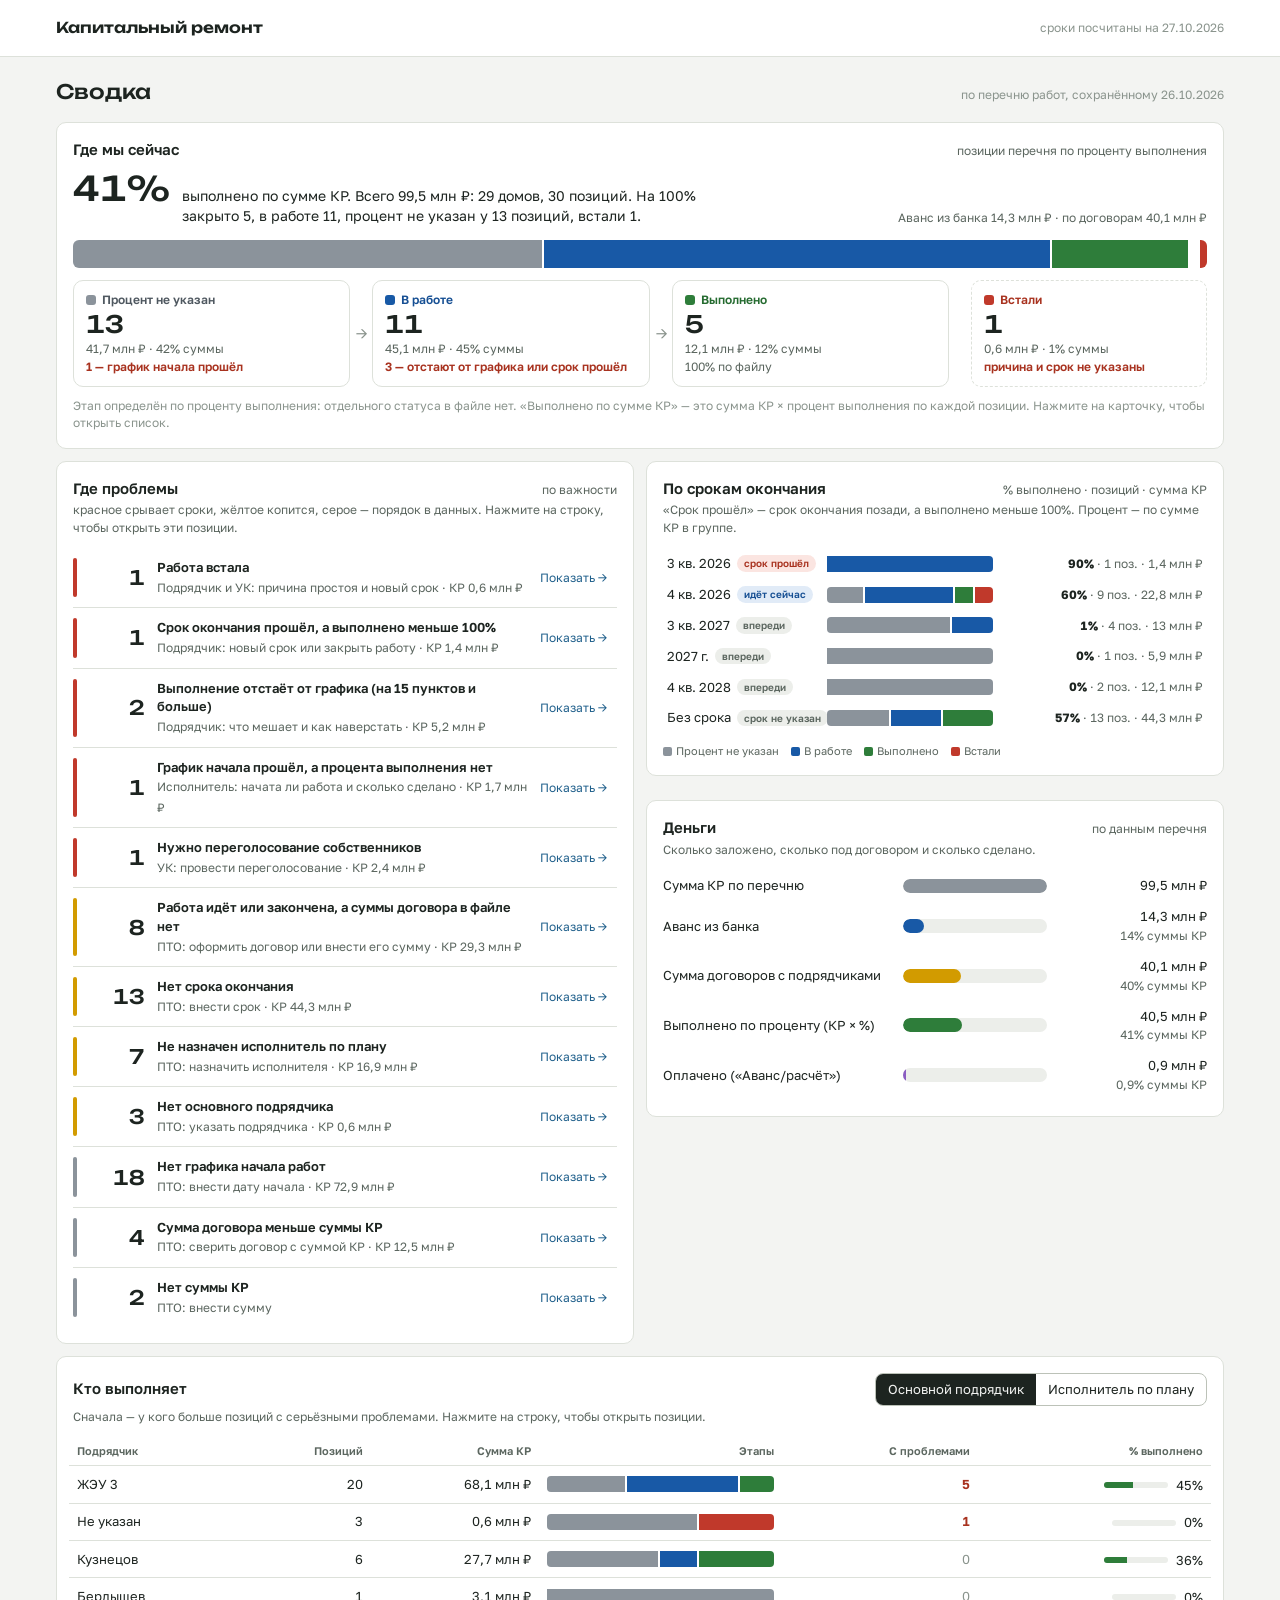
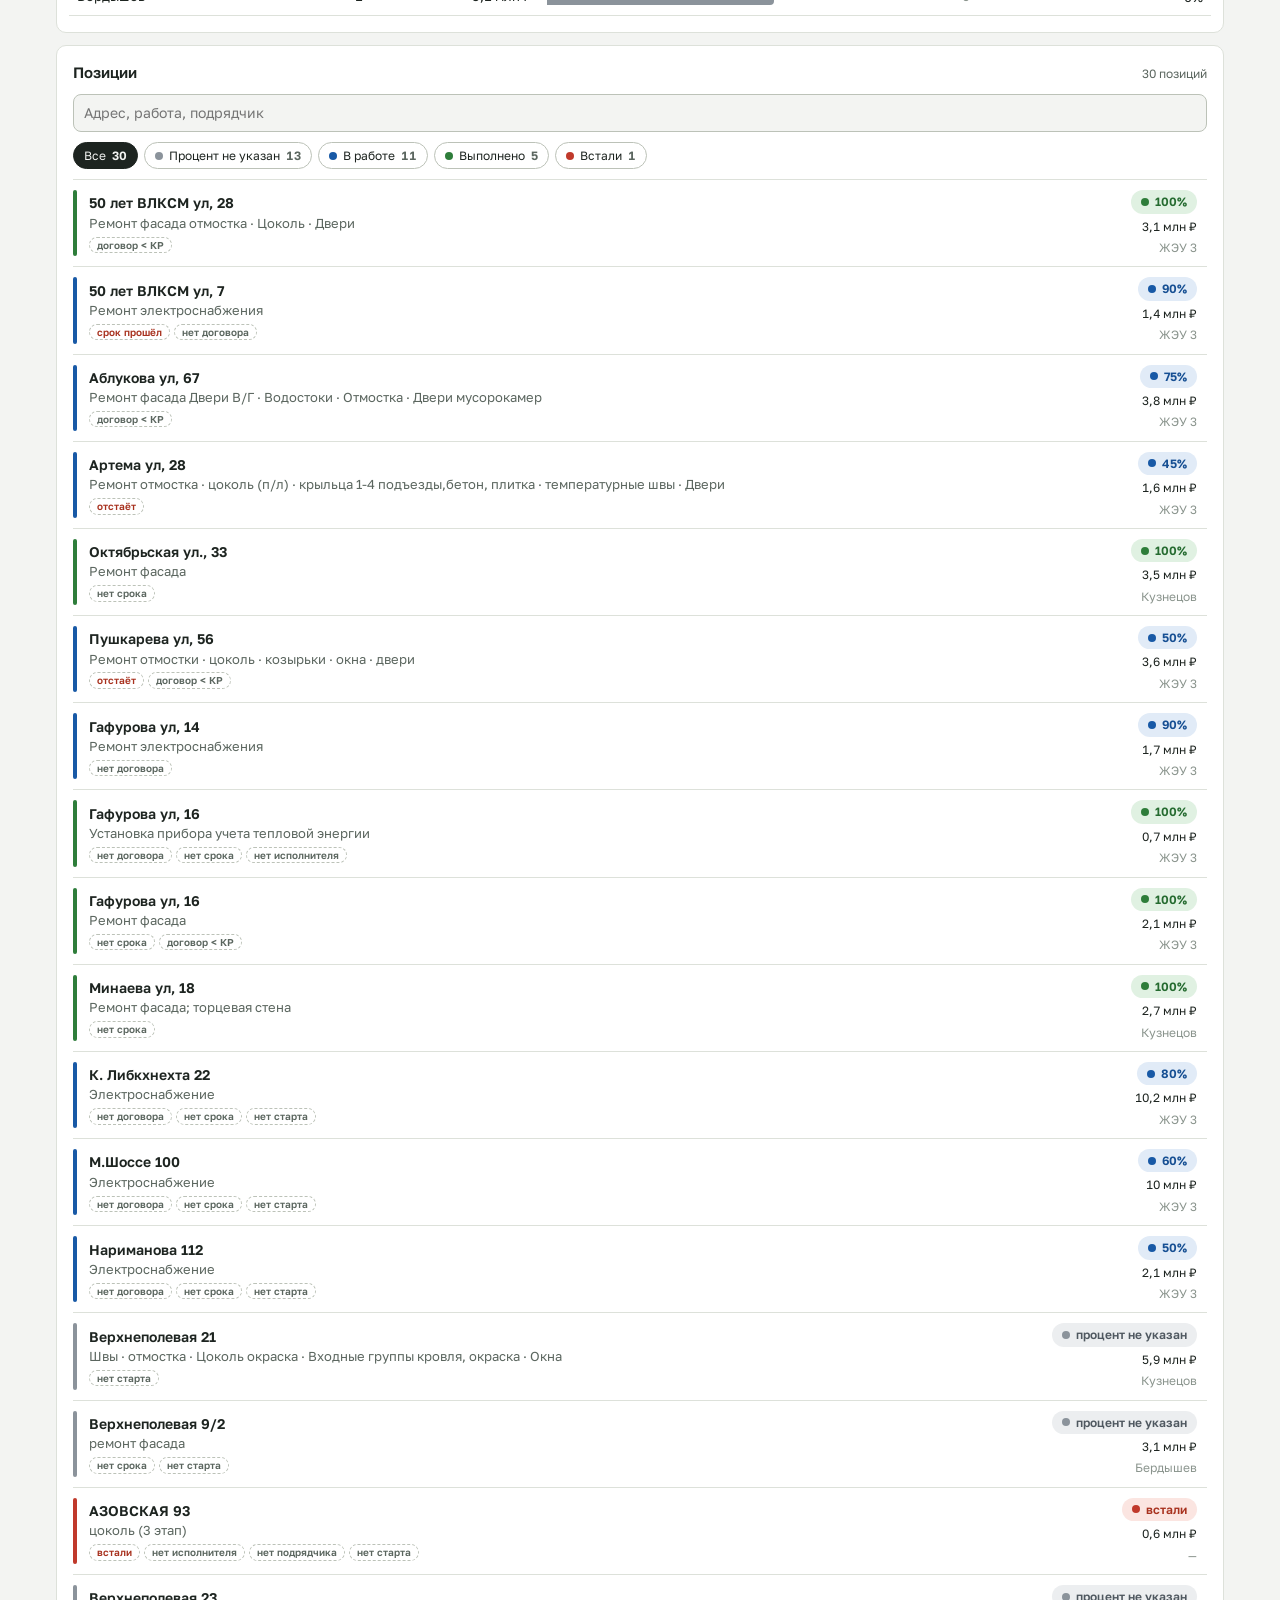
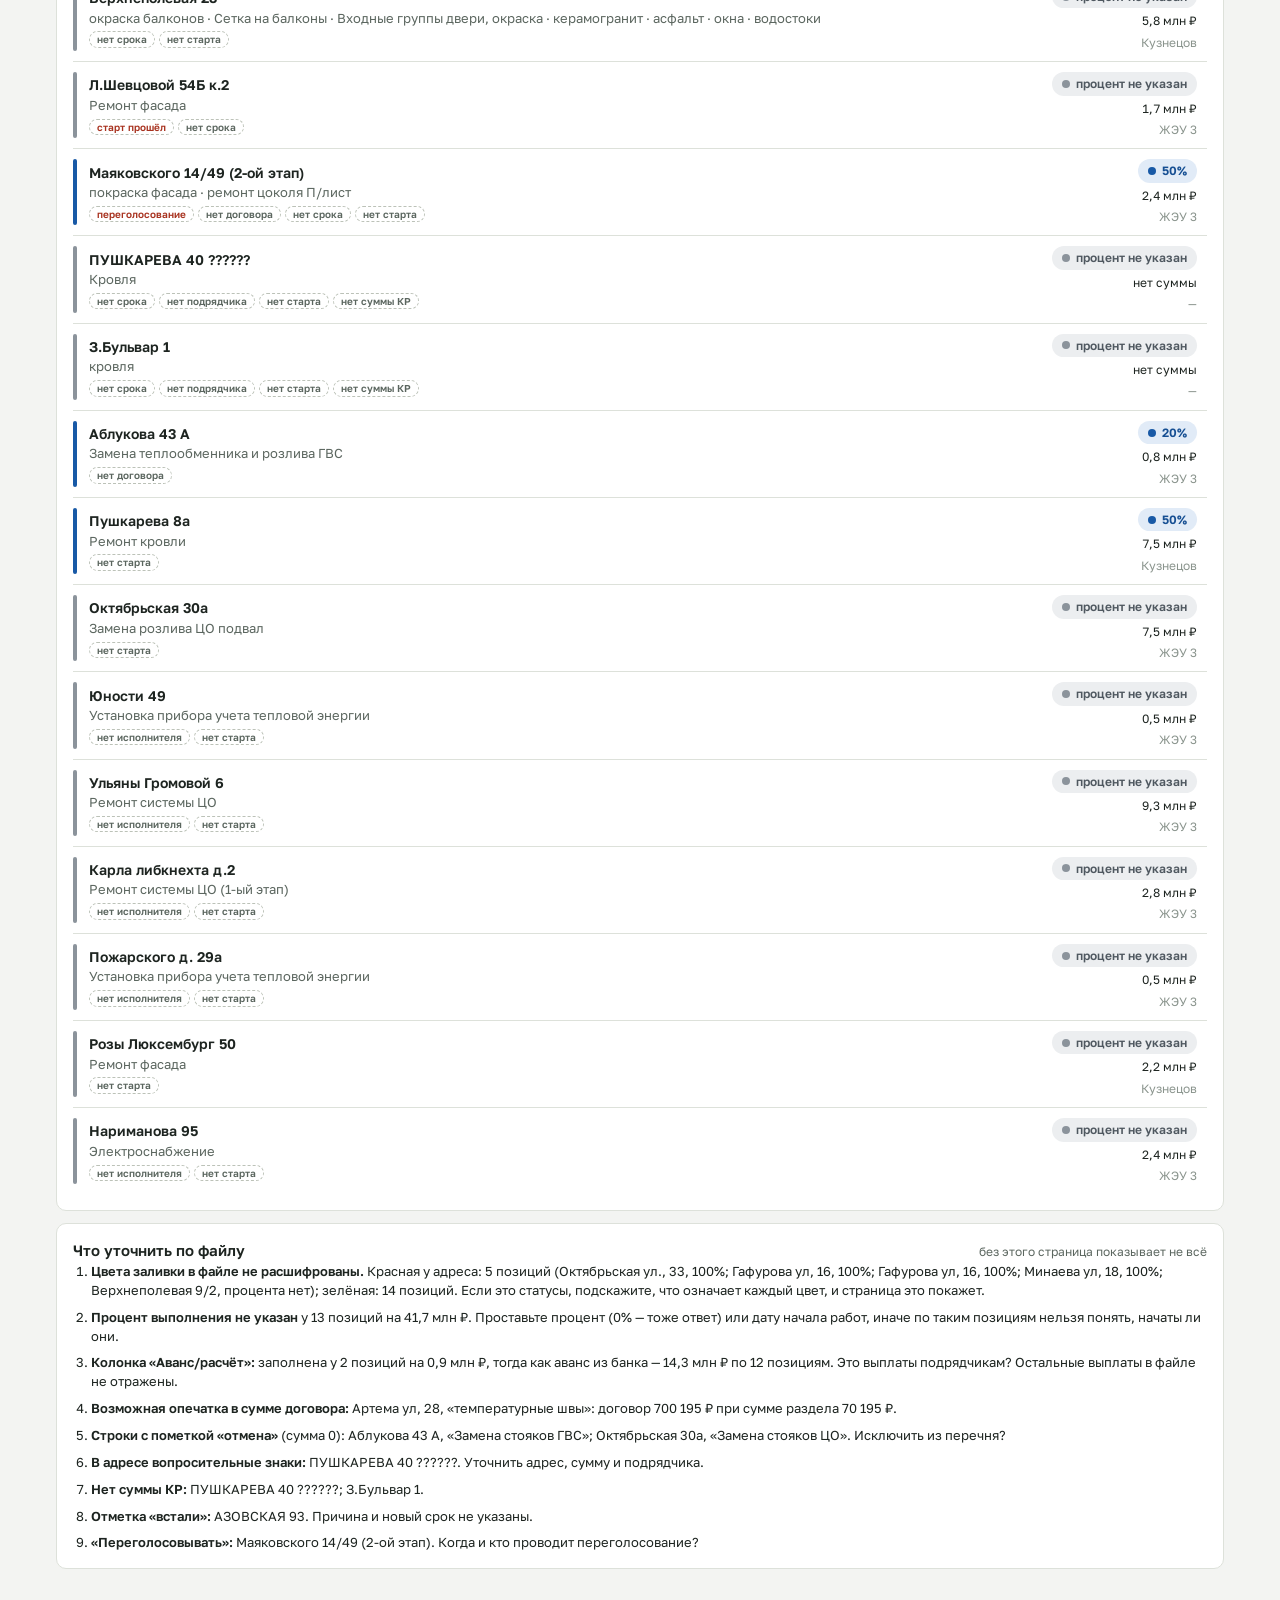
<file: reports/Капитальный ремонт 27.10.2026.html>
<!DOCTYPE html>
<html lang="ru">
<head>
<meta charset="utf-8">
<meta name="viewport" content="width=device-width, initial-scale=1">
<title>Капитальный ремонт</title>
<link rel="stylesheet" href="https://fonts.googleapis.com/css2?family=Golos+Text:wght@400;500;600;700&family=Unbounded:wght@500;600&display=swap">
<style>
/* Layout: шапка с вкладками; «Сводка» сверху вниз отвечает на вопросы: где мы (стадии) → где проблемы → когда (месяцы) → кто отстаёт → где (адреса, виды работ); «Работы» — список с быстрыми фильтрами по стадиям, детали в боковой панели */
:root{
  --bg:#f3f4f2; --surface:#fff; --surface-2:#eceeea; --line:#dde1da; --line-strong:#bcc2b8;
  --fg:#1d2420; --muted:#5b665f; --faint:#8a948d;
  --accent:#1f5f8b; --accent-ink:#fff; --accent-soft:#dde9f2;
  /* стадии: метка на графике · текст · подложка. Палитра проверена на различимость соседних стадий, в том числе при дальтонизме */
  --todo:#8b939b; --todo-ink:#4f5860; --todo-bg:#eceef0;
  --prog:#1859a6; --prog-ink:#164f93; --prog-bg:#e1ebf7;
  --noact:#d29b00; --noact-ink:#7f5b00; --noact-bg:#faf0d2;
  --done:#2e7d3a; --done-ink:#256b30; --done-bg:#e0f1e2;
  --winter:#8a5cc2; --winter-ink:#6d45a6; --winter-bg:#efe8f8;
  --attn:#c0392b; --attn-ink:#a8321f; --attn-bg:#fbe5e1;
  --cancel:#a3a8a4; --cancel-ink:#6b716d; --cancel-bg:#eceeec;
  --ex-pto:#4f5f6b; --ex-own:#a9530b; --ex-none:#8a948d;
  --banner:#fbefd6;
  --shadow:0 10px 40px rgba(20,30,25,.18);
  --f-display:"Unbounded","Golos Text",system-ui,sans-serif;
  --f-body:"Golos Text",system-ui,-apple-system,"Segoe UI",Roboto,sans-serif;
}
@media (prefers-color-scheme:dark){:root:not([data-theme="light"]){
  --bg:#141917; --surface:#1c2320; --surface-2:#252d29; --line:#2f3833; --line-strong:#47524b;
  --fg:#e5ebe7; --muted:#a3ada7; --faint:#77827b; --accent:#6fb0de; --accent-ink:#0d1b25; --accent-soft:#1d3342;
  --todo:#5d6772; --todo-ink:#b4bcc4; --todo-bg:#2a3036; --prog:#4893e3; --prog-ink:#8ec0f5; --prog-bg:#1b2f47;
  --noact:#cfa22e; --noact-ink:#f0cc6a; --noact-bg:#3a2f12; --done:#2a8040; --done-ink:#7fd08c; --done-bg:#1b3520;
  --winter:#8f74d8; --winter-ink:#c4b2f2; --winter-bg:#2c2540; --attn:#d95a49; --attn-ink:#ff9b8c; --attn-bg:#3d1f1b;
  --cancel:#6f7672; --cancel-ink:#a4aba7; --cancel-bg:#2a302c; --ex-pto:#a9b8c3; --ex-own:#f3a35e; --ex-none:#77827b;
  --banner:#3a2d12; --shadow:0 10px 40px rgba(0,0,0,.5); color-scheme:dark}}
:root[data-theme="dark"]{
  --bg:#141917; --surface:#1c2320; --surface-2:#252d29; --line:#2f3833; --line-strong:#47524b;
  --fg:#e5ebe7; --muted:#a3ada7; --faint:#77827b; --accent:#6fb0de; --accent-ink:#0d1b25; --accent-soft:#1d3342;
  --todo:#5d6772; --todo-ink:#b4bcc4; --todo-bg:#2a3036; --prog:#4893e3; --prog-ink:#8ec0f5; --prog-bg:#1b2f47;
  --noact:#cfa22e; --noact-ink:#f0cc6a; --noact-bg:#3a2f12; --done:#2a8040; --done-ink:#7fd08c; --done-bg:#1b3520;
  --winter:#8f74d8; --winter-ink:#c4b2f2; --winter-bg:#2c2540; --attn:#d95a49; --attn-ink:#ff9b8c; --attn-bg:#3d1f1b;
  --cancel:#6f7672; --cancel-ink:#a4aba7; --cancel-bg:#2a302c; --ex-pto:#a9b8c3; --ex-own:#f3a35e; --ex-none:#77827b;
  --banner:#3a2d12; --shadow:0 10px 40px rgba(0,0,0,.5); color-scheme:dark}
*{box-sizing:border-box}
html,body{margin:0}
body{background:var(--bg);color:var(--fg);font:14px/1.45 var(--f-body)}
button,select,input,textarea{font:inherit;color:inherit}
:focus-visible{outline:2px solid var(--accent);outline-offset:2px}
.num{font-variant-numeric:tabular-nums}
.muted{color:var(--muted)} .faint{color:var(--faint)}
[hidden]{display:none!important}

/* shell */
.bar{position:sticky;top:0;z-index:5;background:var(--surface);border-bottom:1px solid var(--line)}
.bar-in{max-width:1200px;margin:0 auto;padding:0 16px;display:flex;align-items:center;gap:16px;min-height:56px}
.brand{font-family:var(--f-display);font-weight:600;font-size:15px;white-space:nowrap}
.tabs{display:flex;gap:2px;overflow-x:auto;flex:1;min-width:0;scrollbar-width:none}
.tabs button{border:0;background:none;padding:18px 12px 16px;cursor:pointer;color:var(--muted);font-weight:500;border-bottom:2px solid transparent;white-space:nowrap}
.tabs button[aria-selected="true"]{color:var(--fg);border-bottom-color:var(--fg)}
.who{display:flex;align-items:center;gap:10px;white-space:nowrap;font-size:13px}
.role{font-size:11px;font-weight:600;padding:2px 8px;border-radius:999px;background:var(--surface-2);color:var(--muted)}
.linkbtn{border:0;background:none;color:var(--accent);cursor:pointer;padding:2px;font-size:13px}
main{max-width:1200px;margin:0 auto;padding:20px 16px 48px}
@media (max-width:720px){.brand{display:none}.who .nm,.who .role{display:none}.bar-in{gap:8px}.tabs button{padding:18px 9px 16px}}

.btn{border:1px solid var(--line-strong);background:var(--surface);padding:8px 14px;border-radius:8px;cursor:pointer;font-weight:500}
.btn.primary{background:var(--accent);border-color:var(--accent);color:var(--accent-ink)}
.btn:disabled{opacity:.55;cursor:not-allowed}
.field{display:flex;flex-direction:column;gap:4px;font-size:12px;color:var(--muted);min-width:0}
.field input,.field select,.field textarea,.ctl{padding:8px 10px;border:1px solid var(--line-strong);border-radius:8px;background:var(--bg);color:var(--fg);width:100%;min-width:0}
.field textarea{min-height:84px;resize:vertical}

/* login */
.login{min-height:100vh;display:grid;place-items:center;padding:16px}
.login-card{width:100%;max-width:360px;background:var(--surface);border:1px solid var(--line);border-radius:12px;padding:28px;display:flex;flex-direction:column;gap:14px}
.login h1{font-family:var(--f-display);font-weight:600;font-size:20px;margin:0;line-height:1.2}
.err{color:var(--attn-ink);font-size:13px;min-height:18px}
.hint{font-size:12px;color:var(--faint)}

/* цвета стадий и исполнителей: --c метка, --ci текст, --cb подложка */
.g-todo{--c:var(--todo);--ci:var(--todo-ink);--cb:var(--todo-bg)} .g-prog{--c:var(--prog);--ci:var(--prog-ink);--cb:var(--prog-bg)}
.g-noact{--c:var(--noact);--ci:var(--noact-ink);--cb:var(--noact-bg)} .g-done{--c:var(--done);--ci:var(--done-ink);--cb:var(--done-bg)}
.g-winter{--c:var(--winter);--ci:var(--winter-ink);--cb:var(--winter-bg)} .g-attn{--c:var(--attn);--ci:var(--attn-ink);--cb:var(--attn-bg)}
.g-cancel{--c:var(--cancel);--ci:var(--cancel-ink);--cb:var(--cancel-bg)}
.e-pto{--ci:var(--ex-pto)} .e-own{--ci:var(--ex-own)} .e-none{--ci:var(--ex-none)}
.fill{background:var(--c)}
.pill{display:inline-flex;align-items:center;gap:6px;border-radius:999px;padding:3px 10px;font-size:12px;font-weight:600;white-space:nowrap;color:var(--ci);background:var(--cb)}
.pill.dot::before{content:"";width:8px;height:8px;border-radius:50%;background:var(--c)}
.tag{font-size:11px;font-weight:600;color:var(--ci)}
.chkpill{font-size:10px;font-weight:600;border:1px dashed var(--line-strong);color:var(--muted);border-radius:999px;padding:0 7px;white-space:nowrap}
.bad{color:var(--attn-ink);font-weight:600}

/* сводка */
.head{display:flex;flex-wrap:wrap;justify-content:space-between;align-items:baseline;gap:8px 16px;margin-bottom:16px}
.head h2{font-family:var(--f-display);font-weight:500;font-size:20px;margin:0}
.seg{display:inline-flex;border:1px solid var(--line-strong);border-radius:8px;overflow:hidden;flex-wrap:wrap}
.seg button{border:0;background:transparent;padding:6px 12px;cursor:pointer;font-size:13px}
.seg button[aria-pressed="true"]{background:var(--fg);color:var(--bg)}
.card{background:var(--surface);border:1px solid var(--line);border-radius:10px;padding:16px;min-width:0}
.card+.card,.grid2+.card,.card+.grid2,.grid2+.grid2{margin-top:12px}
.card h3{margin:0;font-size:15px;font-weight:600;display:flex;flex-wrap:wrap;justify-content:space-between;align-items:baseline;gap:4px 12px}
.card h3 span{font-weight:400;color:var(--muted);font-size:12px}
.card .sub{font-size:12px;color:var(--muted);margin:2px 0 12px}
.grid2{display:grid;grid-template-columns:repeat(2,minmax(0,1fr));gap:12px}
.grid2>.card{margin-top:0}
@media (max-width:860px){.grid2{grid-template-columns:1fr}}
.hero-top{display:flex;flex-wrap:wrap;justify-content:space-between;align-items:flex-end;gap:8px 20px;margin:10px 0 14px}
.hero-l{display:flex;align-items:baseline;gap:12px;flex-wrap:wrap}
.hero-big{font-family:var(--f-display);font-size:34px;font-weight:500;line-height:1;font-variant-numeric:tabular-nums}
.hero-txt{font-size:14px;max-width:60ch}
.money{font-size:12px;color:var(--muted)}
.pipe{display:flex;gap:2px;height:28px}
.pipe span{min-width:4px;background:var(--c)}
.pipe span:first-child{border-radius:6px 0 0 6px} .pipe span:last-child{border-radius:0 6px 6px 0}
.pipe .gap{flex:0 0 8px;background:transparent;min-width:0}
.stages{display:grid;grid-template-columns:repeat(4,minmax(0,1fr)) repeat(2,minmax(0,.85fr));column-gap:22px;row-gap:10px;margin-top:12px}
.stage{position:relative;text-align:left;border:1px solid var(--line);background:var(--surface);border-radius:10px;padding:10px 12px;cursor:pointer;display:flex;flex-direction:column;gap:1px;min-width:0}
.stage:hover{border-color:var(--c)}
.stage.side{border-style:dashed}
.stage.arrow::after{content:"→";position:absolute;right:-18px;top:50%;transform:translateY(-50%);color:var(--faint);font-size:15px}
.stage .sh{display:flex;align-items:center;gap:6px;font-size:12px;font-weight:600;color:var(--ci)}
.stage .sh i{width:10px;height:10px;border-radius:3px;background:var(--c);flex:none}
.stage .sn{font-family:var(--f-display);font-size:24px;font-weight:500;font-variant-numeric:tabular-nums;line-height:1.2}
.stage .sp{font-size:12px;color:var(--muted)}
.stage .sx{font-size:12px;font-weight:600;color:var(--attn-ink);min-height:18px}
.stage .sx.ok{color:var(--muted);font-weight:400}
@media (max-width:900px){.stages{grid-template-columns:repeat(2,minmax(0,1fr));column-gap:10px}.stage.arrow::after{display:none}}
.note{font-size:12px;color:var(--faint);margin:10px 0 0}
.plist{list-style:none;margin:0;padding:0}
.plist li{display:grid;grid-template-columns:4px 56px minmax(0,1fr) auto;gap:12px;align-items:center;padding:10px 10px 10px 0;border-top:1px solid var(--line);cursor:pointer}
.plist li:first-child{border-top:0}
.plist li:hover{background:var(--surface-2)}
.plist .sv{align-self:stretch;border-radius:2px;background:var(--c)}
.plist .pn{font-family:var(--f-display);font-size:20px;font-weight:500;text-align:right;font-variant-numeric:tabular-nums}
.plist .pt{min-width:0} .plist .pt b{display:block;font-size:13px;font-weight:600} .plist .pt span{font-size:12px;color:var(--muted)}
.plist .pa{font-size:12px;color:var(--accent);white-space:nowrap}
.sev-high{--c:var(--attn)} .sev-mid{--c:var(--noact)} .sev-low{--c:var(--todo)}
@media (max-width:560px){.plist .pa{display:none}.plist li{grid-template-columns:4px 44px minmax(0,1fr);gap:10px}}
.mrow{display:grid;grid-template-columns:168px minmax(0,1fr) 104px;gap:10px;align-items:center;padding:6px 4px;cursor:pointer;border-radius:6px}
.mrow:hover{background:var(--surface-2)}
.mrow .ml{font-size:13px;display:flex;align-items:center;gap:6px;white-space:nowrap;min-width:0}
.mb{font-size:10px;font-weight:600;padding:1px 7px;border-radius:999px;font-style:normal}
.mb.late{color:var(--attn-ink);background:var(--attn-bg)} .mb.now{color:var(--prog-ink);background:var(--prog-bg)}
.mb.ok{color:var(--done-ink);background:var(--done-bg)} .mb.next{color:var(--muted);background:var(--surface-2)} .mb.wait{color:var(--noact-ink);background:var(--noact-bg)}
.mrow .mv{font-size:12px;color:var(--muted);text-align:right;font-variant-numeric:tabular-nums}
@media (max-width:560px){.mrow{grid-template-columns:120px minmax(0,1fr) 72px}.mrow .mv span{display:none}}
.stack{display:flex;gap:2px;height:14px}
.stack span{height:100%;min-width:3px;background:var(--c)}
.stack span:first-child{border-radius:4px 0 0 4px} .stack span:last-child{border-radius:0 4px 4px 0} .stack span:only-child{border-radius:4px}
.legend{display:flex;flex-wrap:wrap;gap:4px 12px;margin-top:10px;font-size:11px;color:var(--muted)}
.legend i{display:inline-block;width:9px;height:9px;border-radius:2px;margin-right:4px;vertical-align:-1px;background:var(--c)}
.tscroll{overflow-x:auto;margin:0 -4px}
.wt{width:100%;border-collapse:collapse;font-size:13px;min-width:780px}
.wt th{font-size:11px;font-weight:600;color:var(--muted);text-align:right;padding:6px 8px;border-bottom:1px solid var(--line);white-space:nowrap;vertical-align:bottom}
.wt th i{display:inline-block;width:8px;height:8px;border-radius:2px;background:var(--c);margin-right:4px}
.wt th:first-child,.wt td:first-child{text-align:left}
.wt td{padding:8px;border-bottom:1px solid var(--line);text-align:right;font-variant-numeric:tabular-nums;white-space:nowrap}
.wt tbody tr{cursor:pointer} .wt tbody tr:hover{background:var(--surface-2)}
.wt .z{color:var(--faint)}
@media (max-width:640px){.wt{min-width:0}.wt .st{display:none}.wt th,.wt td{padding:8px 5px}.wt th,.wt td:first-child{white-space:normal}.wt .pbar{gap:6px}.wt .pbar i{width:30px}}
.pbar{display:inline-flex;align-items:center;gap:8px} .pbar i{display:inline-block;width:64px;height:6px;border-radius:3px;background:var(--surface-2);overflow:hidden}
.pbar i b{display:block;height:100%;background:var(--done)}
.hbar{display:grid;grid-template-columns:minmax(0,170px) minmax(0,1fr) 34px;gap:10px;align-items:center;padding:5px 0;cursor:pointer}
.hbar .lbl{font-size:13px;white-space:nowrap;overflow:hidden;text-overflow:ellipsis}
.hbar:hover .lbl{color:var(--accent)}
.hbar .tr{height:10px}
.hbar .tr i{display:block;height:100%;background:var(--attn);border-radius:0 4px 4px 0;min-width:3px}
.hbar .val{font-size:12px;text-align:right;color:var(--muted);font-variant-numeric:tabular-nums}
.alist{list-style:none;margin:0;padding:0}
.alist li{display:flex;justify-content:space-between;gap:10px;padding:8px 0;border-top:1px solid var(--line);cursor:pointer;align-items:center}
.alist li:first-child{border-top:0}
.alist li:hover .a{color:var(--accent)}
.alist .a{font-weight:500;min-width:0;overflow:hidden;text-overflow:ellipsis;white-space:nowrap}
.alist .m{font-size:12px;color:var(--muted);white-space:nowrap}
@media (max-width:560px){.hbar{grid-template-columns:minmax(0,120px) minmax(0,1fr) 30px}.alist li{flex-direction:column;align-items:flex-start;gap:4px}.alist .a{max-width:100%}}
.tip{position:fixed;z-index:30;pointer-events:none;background:var(--fg);color:var(--bg);font-size:12px;padding:5px 8px;border-radius:6px;white-space:nowrap}

.hrow{display:flex;flex-wrap:wrap;justify-content:space-between;align-items:center;gap:8px 12px}

/* работы */
.filters{display:flex;flex-wrap:wrap;gap:8px;align-items:center;margin-bottom:10px}
.filters .ctl{width:auto;flex:0 1 auto}
.filters .search{flex:1 1 220px}
.chips{display:flex;flex-wrap:wrap;gap:6px;margin:0 0 10px}
.chip{display:inline-flex;align-items:center;gap:6px;border:1px solid var(--line-strong);background:var(--surface);border-radius:999px;padding:4px 10px;font-size:12px;cursor:pointer;color:var(--fg)}
.chip i{width:8px;height:8px;border-radius:50%;background:var(--c)}
.chip b{font-weight:600;font-variant-numeric:tabular-nums;color:var(--muted)}
.chip[aria-pressed="true"]{background:var(--fg);color:var(--bg);border-color:var(--fg)} .chip[aria-pressed="true"] b{color:var(--bg)}
.fpills{display:flex;flex-wrap:wrap;gap:6px;margin:0 0 10px}
.fpill{display:inline-flex;align-items:center;gap:4px;font-size:12px;background:var(--accent-soft);color:var(--fg);border-radius:999px;padding:3px 4px 3px 10px}
.fpill button{border:0;background:none;cursor:pointer;color:var(--muted);font-size:15px;line-height:1;padding:0 5px}
.chk{display:inline-flex;gap:6px;align-items:center;font-size:13px;cursor:pointer;user-select:none}
.count{display:flex;justify-content:space-between;align-items:center;gap:8px;font-size:13px;color:var(--muted);margin-bottom:8px}
.list{background:var(--surface);border:1px solid var(--line);border-radius:10px;overflow:hidden}
.wr{display:grid;grid-template-columns:4px minmax(0,1fr) auto;gap:12px;align-items:center;padding:10px 14px 10px 0;border-top:1px solid var(--line);cursor:pointer}
.wr:first-child{border-top:0}
.wr:hover{background:var(--surface-2)}
.wr .sev{align-self:stretch;background:var(--c)}
.wr .a{font-weight:600;font-size:13px}
.wr .w{color:var(--muted);font-size:13px;overflow:hidden;text-overflow:ellipsis;white-space:nowrap}
.wr .r{display:flex;flex-direction:column;align-items:flex-end;gap:3px}
.wr .od{font-size:11px;color:var(--attn-ink);font-weight:600}
.wr .al{font-size:11px;color:var(--noact-ink);font-weight:600}
.lock{font-size:11px;color:var(--faint)}
.more{display:block;width:100%;padding:12px;border:0;border-top:1px solid var(--line);background:none;color:var(--accent);cursor:pointer;font-weight:500}
.empty{padding:32px;text-align:center;color:var(--muted)}

/* панель работы */
.scrim{position:fixed;inset:0;background:rgba(10,15,12,.35);z-index:20}
.drawer{position:fixed;top:0;right:0;bottom:0;width:min(460px,100%);background:var(--surface);z-index:21;box-shadow:var(--shadow);display:flex;flex-direction:column}
.dh{display:flex;justify-content:space-between;align-items:flex-start;gap:12px;padding:18px 20px;border-bottom:1px solid var(--line)}
.dh h3{margin:0;font-size:16px;line-height:1.3}
.dh .x{border:0;background:none;font-size:22px;line-height:1;cursor:pointer;color:var(--muted);padding:0 4px}
.db{padding:18px 20px;overflow-y:auto;display:flex;flex-direction:column;gap:16px;flex:1}
.steps{display:flex;list-style:none;margin:0;padding:0;gap:4px}
.steps li{flex:1;font-size:11px;color:var(--faint);text-align:center;position:relative;padding-top:12px}
.steps li::before{content:"";position:absolute;top:0;left:0;right:0;height:6px;border-radius:3px;background:var(--surface-2)}
.steps li.past::before,.steps li.cur::before{background:var(--c)}
.steps li.cur{color:var(--fg);font-weight:600}
.stop{border-radius:10px;padding:10px 12px;font-size:13px;background:var(--cb);color:var(--ci)}
.dl{display:grid;grid-template-columns:110px minmax(0,1fr);gap:6px 12px;font-size:13px;margin:0}
.dl dt{color:var(--muted)} .dl dd{margin:0;word-break:break-word}
.box{border:1px solid var(--line);border-radius:10px;padding:14px;display:flex;flex-direction:column;gap:12px}
.box.chkbox{border-style:dashed;border-color:var(--line-strong);background:var(--surface-2)}
.box h4{margin:0;font-size:13px}
.hist{list-style:none;margin:0;padding:0;font-size:12px;display:flex;flex-direction:column;gap:6px;color:var(--muted)}
.df{padding:14px 20px;border-top:1px solid var(--line);display:flex;gap:8px;align-items:center}
.df .msg{font-size:12px;color:var(--muted);margin-left:auto}
.acts{display:flex;gap:8px;flex-wrap:wrap}
.phcols{display:grid;grid-template-columns:1fr 1fr;gap:12px}
.phc h5{margin:0 0 6px;font-size:12px;font-weight:600}
.phg{display:flex;flex-wrap:wrap;gap:6px}
.pht{width:64px;height:64px;padding:0;border:1px solid var(--line-strong);border-radius:8px;overflow:hidden;background:var(--surface-2);cursor:pointer}
.pht img{width:100%;height:100%;object-fit:cover;display:block}
.pha{position:relative;width:64px;height:64px;border:1px dashed var(--line-strong);border-radius:8px;display:flex;align-items:center;justify-content:center;color:var(--muted);font-size:24px;cursor:pointer}
.pha input{position:absolute;inset:0;width:100%;height:100%;opacity:0;cursor:pointer}
.pha:focus-within{outline:2px solid var(--accent);outline-offset:2px}
.pha.off{opacity:.45;pointer-events:none}
.lbx{position:fixed;inset:0;z-index:40;display:flex;align-items:center;justify-content:center;padding:12px}
.lbs{position:absolute;inset:0;background:rgba(10,15,12,.86)}
.lbx figure{position:relative;margin:0;max-width:min(94vw,980px);max-height:94vh;display:flex;flex-direction:column;gap:10px;align-items:center}
.lbimg{min-height:100px;display:flex;align-items:center;justify-content:center;color:#fff;font-size:13px}
.lbimg img{max-width:100%;max-height:70vh;border-radius:6px;background:#000}
.lbx figcaption{color:#fff;font-size:13px;text-align:center}
.lbb{display:flex;gap:8px;flex-wrap:wrap;justify-content:center}
.lbb a.btn{text-decoration:none;color:inherit}
.imp-row{display:flex;justify-content:space-between;align-items:baseline;gap:12px;padding:7px 0;border-top:1px solid var(--line);font-size:13px}
.imp-row:first-of-type{border-top:0}
.imp-row small{display:block;font-size:12px;color:var(--muted);font-weight:400;margin-top:1px}
.imp-row b{font-family:var(--f-display);font-size:18px;font-weight:500;font-variant-numeric:tabular-nums}
.imp-row.zero,.imp-row.zero small{color:var(--faint)}
.imp-det{font-size:12px;color:var(--muted)} .imp-det summary{cursor:pointer;color:var(--accent);padding:2px 0}
.imp-det ul{margin:6px 0 0;padding-left:16px;display:flex;flex-direction:column;gap:5px}
.imp-err{color:var(--attn-ink);font-size:13px}
.xrow{display:grid;grid-template-columns:minmax(0,1fr) 150px;gap:10px;align-items:end}
.xn{font-size:12px;margin:-8px 0 0;min-height:14px;overflow-wrap:anywhere}
.imp-info{margin:0;padding-left:18px;font-size:13px;display:flex;flex-direction:column;gap:3px}

/* вопросы, журнал, пользователи */
.ilist{list-style:none;margin:0;padding:0}
.ilist li{display:grid;grid-template-columns:22px minmax(0,1fr);gap:10px;padding:14px 16px;border-top:1px solid var(--line)}
.ilist li:first-child{border-top:0}
.ilist .t{font-size:13px}
.ilist .done .t{color:var(--faint);text-decoration:line-through}
.ilist .meta{font-size:12px;color:var(--muted);margin-top:4px;display:flex;flex-wrap:wrap;gap:4px 12px}
.loglist li{grid-template-columns:minmax(0,1fr)}
.utable{width:100%;border-collapse:collapse;font-size:13px}
.utable th,.utable td{text-align:left;padding:10px 14px;border-top:1px solid var(--line)}
.utable th{font-size:11px;text-transform:uppercase;letter-spacing:.05em;color:var(--muted);border-top:0}
.uform{display:grid;grid-template-columns:repeat(5,minmax(0,1fr)) auto;gap:10px;align-items:end;margin-top:12px}
@media (max-width:760px){.uform,#qf{grid-template-columns:1fr 1fr!important}}
.toast{position:fixed;left:50%;bottom:20px;transform:translateX(-50%);background:var(--fg);color:var(--bg);padding:8px 14px;border-radius:8px;font-size:13px;z-index:40}
.demo{background:var(--banner);color:var(--fg);font-size:12px;text-align:center;padding:6px 16px}
@media (prefers-reduced-motion:reduce){*{transition:none!important}}
</style>
<style>
.kr-head{display:flex;flex-wrap:wrap;justify-content:space-between;align-items:baseline;gap:8px 16px;margin-bottom:16px}
.kr-head h2{font-family:var(--f-display);font-weight:500;font-size:20px;margin:0}
@media (max-width:720px){.kr-bar-in .brand{display:block}}
.kr-bar-in{max-width:1200px;margin:0 auto;padding:0 16px;display:flex;align-items:center;justify-content:space-between;gap:16px;min-height:56px}
.stages.s4{grid-template-columns:repeat(3,minmax(0,1fr)) minmax(0,.85fr)}
@media (max-width:900px){.stages.s4{grid-template-columns:repeat(2,minmax(0,1fr))}}
.mny{display:grid;grid-template-columns:minmax(0,230px) minmax(0,1fr) 150px;gap:10px;align-items:center;padding:6px 0;font-size:13px}
.mny .tr{height:14px;background:var(--surface-2);border-radius:7px;overflow:hidden}
.mny .tr i{display:block;height:100%;background:var(--c);border-radius:7px;min-width:3px}
.mny .v{text-align:right;font-variant-numeric:tabular-nums;white-space:nowrap}
.mny .v small{color:var(--muted);font-size:12px}
@media (max-width:640px){.mny{grid-template-columns:minmax(0,1fr) 110px}.mny .tr{grid-column:1/-1;order:3}}
.krow{display:grid;grid-template-columns:150px minmax(0,1fr) 200px;gap:10px;align-items:center;padding:6px 4px;cursor:pointer;border-radius:6px;width:100%;border:0;background:none;text-align:left}
.krow:hover{background:var(--surface-2)}
.krow .ml{font-size:13px;display:flex;align-items:center;gap:6px;white-space:nowrap;min-width:0}
.krow .mv{font-size:12px;color:var(--muted);text-align:right;font-variant-numeric:tabular-nums}
.krow .mv b{color:var(--fg)}
@media (max-width:560px){.krow{grid-template-columns:104px minmax(0,1fr) 44px}.krow .mv span{display:none}}
.stk{display:flex;gap:2px;height:16px}
.stk span{min-width:4px;background:var(--c)}
.stk span:first-child{border-radius:4px 0 0 4px} .stk span:last-child{border-radius:0 4px 4px 0}
.pos{display:grid;grid-template-columns:4px minmax(0,1fr) auto;gap:12px;align-items:center;width:100%;text-align:left;border:0;border-top:1px solid var(--line);background:none;padding:10px 10px 10px 0;cursor:pointer}
.pos:hover{background:var(--surface-2)}
.pos .sev{align-self:stretch;border-radius:2px;background:var(--c)}
.pos .a{font-weight:600}
.pos .w{font-size:13px;color:var(--muted);overflow-wrap:anywhere}
.pos .r{display:flex;flex-direction:column;align-items:flex-end;gap:4px;font-size:12px;white-space:nowrap}
.pos .fl{display:flex;flex-wrap:wrap;gap:4px;margin-top:4px}
.pd{padding:6px 0 16px 16px;border-top:1px dashed var(--line);display:flex;flex-direction:column;gap:12px}
.kv{display:grid;grid-template-columns:170px minmax(0,1fr);gap:4px 12px;margin:0;font-size:13px}
.kv dt{color:var(--muted)} .kv dd{margin:0;overflow-wrap:anywhere}
@media (max-width:560px){.kv{grid-template-columns:120px minmax(0,1fr)}}
.pbar2{display:inline-flex;align-items:center;gap:8px}
.pbar2 i{display:inline-block;width:120px;height:8px;border-radius:4px;background:var(--surface-2);overflow:hidden}
.pbar2 i b{display:block;height:100%;background:var(--c)}
.lt{width:100%;border-collapse:collapse;font-size:13px}
.lt th{font-size:11px;font-weight:600;color:var(--muted);text-align:left;padding:4px 8px;border-bottom:1px solid var(--line)}
.lt td{padding:5px 8px;border-bottom:1px solid var(--line);vertical-align:top}
.lt td.n,.lt th.n{text-align:right;font-variant-numeric:tabular-nums;white-space:nowrap}
.lt .x{color:var(--faint);text-decoration:line-through}
.kfilters{display:flex;flex-wrap:wrap;gap:8px;margin:10px 0}
.kfilters .ctl{flex:1 1 200px}
.qlist{margin:0;padding-left:18px;display:flex;flex-direction:column;gap:8px;font-size:13px}
.qlist b{font-weight:600}
@media print{.bar{position:static}}
</style>
</head>
<body>

<header class="bar"><div class="kr-bar-in"><span class="brand">Капитальный ремонт</span><span class="faint" id="kr-when" style="font-size:12px"></span></div></header>
<main id="kr"></main>
<script>
window.KR={"today":"2026-10-27","saved":"2026-10-26","total":{"kr":99489906.44,"bank":14319933.0},"houses":29,"legend":{"008000":{"адрес":[0,2,3,5,10,11,12,13,15,16,18,21,22,23],"решение собственников":[0,1,2,3,5,13,16,18],"сумма КР":[0],"аванс из банка":[0],"график начала":[0],"срок окончания":[0]},"00CCFF":{"аванс из банка":[2,3,5,10,11,12,18,21,23],"решение собственников":[10,11,12,15,21,23],"сумма КР":[10],"график начала":[10],"срок окончания":[10]},"FF0000":{"адрес":[4,7,8,9,14],"решение собственников":[4,7,8,9,14],"сумма КР":[4,7,8,9,14],"аванс из банка":[4,7,8,9,14],"график начала":[4,7,8,9,14,17],"срок окончания":[4,7,8,9,14,17]}},"positions":[{"id":0,"row":6,"addr":"50 лет ВЛКСМ ул, 28","kr":3063461.0,"bank":919038.0,"contractor":"ЖЭУ 3","executor":"Симонян","pay":770000.0,"contract":2015232.0,"pct":100.0,"state":"","start":"2026-06-01","start_txt":"01.06.2026","end":"2026-12-31","end_txt":"4 кв. 2026","vote":false,"notes":[],"fill":"008000","lines":[{"row":6,"work":"Ремонт фасада отмостка","sum":1404062.0,"sum_txt":"","contract":770000.0,"cancelled":false},{"row":7,"work":"Цоколь","sum":648853.0,"sum_txt":"","contract":1245232.0,"cancelled":false},{"row":8,"work":"Двери","sum":596379.0,"sum_txt":"","contract":null,"cancelled":false}]},{"id":1,"row":10,"addr":"50 лет ВЛКСМ ул, 7","kr":1400000.0,"bank":null,"contractor":"ЖЭУ 3","executor":"ЖЭУ 3","pay":null,"contract":null,"pct":90.0,"state":"","start":"2026-05-01","start_txt":"01.05.2026","end":"2026-09-30","end_txt":"3 кв. 2026","vote":false,"notes":[],"fill":"FFFFFF","lines":[{"row":10,"work":"Ремонт электроснабжения","sum":1400000.0,"sum_txt":"","contract":null,"cancelled":false}]},{"id":2,"row":11,"addr":"Аблукова ул, 67","kr":3800000.0,"bank":1140000.0,"contractor":"ЖЭУ 3","executor":"Бердышев","pay":null,"contract":2900000.0,"pct":75.0,"state":"","start":"2026-07-01","start_txt":"01.07.2026","end":"2026-12-31","end_txt":"4 кв. 2026","vote":false,"notes":[],"fill":"008000","lines":[{"row":11,"work":"Ремонт фасада Двери В/Г","sum":2900000.0,"sum_txt":"","contract":2900000.0,"cancelled":false},{"row":12,"work":"Водостоки","sum":null,"sum_txt":"","contract":null,"cancelled":false},{"row":13,"work":"Отмостка","sum":null,"sum_txt":"","contract":null,"cancelled":false},{"row":14,"work":"Двери мусорокамер","sum":null,"sum_txt":"","contract":null,"cancelled":false}]},{"id":3,"row":15,"addr":"Артема ул, 28","kr":1604300.0,"bank":481290.0,"contractor":"ЖЭУ 3","executor":"Сырбаков","pay":144000.0,"contract":1953629.0,"pct":45.0,"state":"","start":"2026-05-01","start_txt":"01.05.2026","end":"2026-12-31","end_txt":"4 кв. 2026","vote":false,"notes":[],"fill":"008000","lines":[{"row":15,"work":"Ремонт отмостка","sum":258632.0,"sum_txt":"","contract":970671.0,"cancelled":false},{"row":16,"work":"цоколь (п/л)","sum":111445.0,"sum_txt":"","contract":null,"cancelled":false},{"row":17,"work":"крыльца 1-4 подъезды,бетон, плитка","sum":317831.0,"sum_txt":"","contract":null,"cancelled":false},{"row":18,"work":"температурные швы","sum":70195.0,"sum_txt":"","contract":700195.0,"cancelled":false},{"row":19,"work":"Двери","sum":282763.0,"sum_txt":"","contract":282763.0,"cancelled":false}]},{"id":4,"row":20,"addr":"Октябрьская ул., 33","kr":3489294.0,"bank":null,"contractor":"Кузнецов","executor":"Кузнецов","pay":null,"contract":3489294.0,"pct":100.0,"state":"","start":"2026-05-01","start_txt":"01.05.2026","end":null,"end_txt":"","vote":false,"notes":[],"fill":"FF0000","lines":[{"row":20,"work":"Ремонт фасада","sum":3489294.0,"sum_txt":"","contract":3489294.0,"cancelled":false}]},{"id":5,"row":21,"addr":"Пушкарева ул, 56","kr":3567544.77,"bank":1070263.0,"contractor":"ЖЭУ 3","executor":"Бердышев","pay":null,"contract":3056859.0,"pct":50.0,"state":"","start":"2026-06-01","start_txt":"01.06.2026","end":"2026-12-31","end_txt":"4 кв. 2026","vote":false,"notes":[],"fill":"008000","lines":[{"row":21,"work":"Ремонт отмостки","sum":761648.0,"sum_txt":"","contract":3056859.0,"cancelled":false},{"row":22,"work":"цоколь","sum":412005.0,"sum_txt":"","contract":null,"cancelled":false},{"row":23,"work":"козырьки","sum":90624.0,"sum_txt":"","contract":null,"cancelled":false},{"row":24,"work":"окна","sum":1266714.0,"sum_txt":"","contract":null,"cancelled":false},{"row":25,"work":"двери","sum":525868.0,"sum_txt":"","contract":null,"cancelled":false}]},{"id":6,"row":26,"addr":"Гафурова ул, 14","kr":1684350.0,"bank":null,"contractor":"ЖЭУ 3","executor":"ЖЭУ 3","pay":null,"contract":null,"pct":90.0,"state":"","start":"2026-06-01","start_txt":"01.06.2026","end":"2026-12-31","end_txt":"4 кв. 2026","vote":false,"notes":[],"fill":"FFFFFF","lines":[{"row":26,"work":"Ремонт электроснабжения","sum":1684350.0,"sum_txt":"","contract":null,"cancelled":false}]},{"id":7,"row":27,"addr":"Гафурова ул, 16","kr":700000.0,"bank":null,"contractor":"ЖЭУ 3","executor":"","pay":null,"contract":null,"pct":100.0,"state":"","start":"2026-07-01","start_txt":"01.07.2026","end":null,"end_txt":"","vote":false,"notes":[],"fill":"FF0000","lines":[{"row":27,"work":"Установка прибора учета тепловой энергии","sum":700000.0,"sum_txt":"","contract":null,"cancelled":false}]},{"id":8,"row":28,"addr":"Гафурова ул, 16","kr":2050000.0,"bank":615000.0,"contractor":"ЖЭУ 3","executor":"КОНОПЛЕВА","pay":null,"contract":1600000.0,"pct":100.0,"state":"","start":"2026-07-01","start_txt":"01.07.2026","end":null,"end_txt":"","vote":false,"notes":[],"fill":"FF0000","lines":[{"row":28,"work":"Ремонт фасада","sum":1600000.0,"sum_txt":"","contract":1600000.0,"cancelled":false}]},{"id":9,"row":29,"addr":"Минаева ул, 18","kr":2748147.0,"bank":null,"contractor":"Кузнецов","executor":"Кузнецов","pay":null,"contract":2748147.0,"pct":100.0,"state":"","start":"2026-06-01","start_txt":"01.06.2026","end":null,"end_txt":"","vote":false,"notes":[],"fill":"FF0000","lines":[{"row":29,"work":"Ремонт фасада; торцевая стена","sum":2748147.0,"sum_txt":"","contract":2748147.0,"cancelled":false}]},{"id":10,"row":30,"addr":"К. Либкхнехта 22","kr":10195690.0,"bank":3058707.0,"contractor":"ЖЭУ 3","executor":"смартМонтаж","pay":null,"contract":null,"pct":80.0,"state":"","start":null,"start_txt":"","end":null,"end_txt":"","vote":false,"notes":[],"fill":"008000","lines":[{"row":30,"work":"Электроснабжение","sum":10195690.0,"sum_txt":"","contract":null,"cancelled":false}]},{"id":11,"row":31,"addr":"М.Шоссе 100","kr":9995864.0,"bank":2998759.0,"contractor":"ЖЭУ 3","executor":"смартМонтаж","pay":null,"contract":null,"pct":60.0,"state":"","start":null,"start_txt":"","end":null,"end_txt":"","vote":false,"notes":[],"fill":"008000","lines":[{"row":31,"work":"Электроснабжение","sum":9995864.0,"sum_txt":"","contract":null,"cancelled":false}]},{"id":12,"row":32,"addr":"Нариманова 112","kr":2097030.0,"bank":629109.0,"contractor":"ЖЭУ 3","executor":"ЖЭУ 3","pay":null,"contract":null,"pct":50.0,"state":"","start":null,"start_txt":"","end":null,"end_txt":"","vote":false,"notes":[],"fill":"008000","lines":[{"row":32,"work":"Электроснабжение","sum":1315860.0,"sum_txt":"","contract":null,"cancelled":false}]},{"id":13,"row":33,"addr":"Верхнеполевая 21","kr":5882770.0,"bank":null,"contractor":"Кузнецов","executor":"Кузнецов","pay":null,"contract":5882770.0,"pct":null,"state":"","start":null,"start_txt":"","end":"2027-12-31","end_txt":"2027 г.","vote":false,"notes":[],"fill":"008000","lines":[{"row":33,"work":"Швы","sum":3224485.0,"sum_txt":"","contract":5882770.0,"cancelled":false},{"row":34,"work":"отмостка","sum":1078329.0,"sum_txt":"","contract":null,"cancelled":false},{"row":35,"work":"Цоколь окраска","sum":166372.0,"sum_txt":"","contract":null,"cancelled":false},{"row":36,"work":"Входные группы кровля, окраска","sum":160951.0,"sum_txt":"","contract":null,"cancelled":false},{"row":37,"work":"Окна","sum":392495.0,"sum_txt":"","contract":null,"cancelled":false}]},{"id":14,"row":38,"addr":"Верхнеполевая 9/2","kr":3115156.0,"bank":null,"contractor":"Бердышев","executor":"Бердышев","pay":null,"contract":3115156.0,"pct":null,"state":"","start":null,"start_txt":"","end":null,"end_txt":"","vote":false,"notes":[],"fill":"FF0000","lines":[{"row":38,"work":"ремонт фасада","sum":3115156.0,"sum_txt":"","contract":3115156.0,"cancelled":false}]},{"id":15,"row":39,"addr":"АЗОВСКАЯ 93","kr":648000.0,"bank":194400.0,"contractor":"","executor":"","pay":null,"contract":null,"pct":null,"state":"встали","start":null,"start_txt":"","end":"2026-12-31","end_txt":"4 кв. 2026","vote":false,"notes":[],"fill":"008000","lines":[{"row":39,"work":"цоколь (3 этап)","sum":648000.0,"sum_txt":"","contract":null,"cancelled":false}]},{"id":16,"row":40,"addr":"Верхнеполевая 23","kr":5838820.0,"bank":null,"contractor":"Кузнецов","executor":"Кузнецов","pay":null,"contract":5838820.0,"pct":null,"state":"","start":null,"start_txt":"","end":null,"end_txt":"","vote":false,"notes":["сумма по разделу записана текстом: «450т.р+438т.р»"],"fill":"008000","lines":[{"row":40,"work":"окраска балконов","sum":null,"sum_txt":"","contract":5838820.0,"cancelled":false},{"row":41,"work":"Сетка на балконы","sum":85536.0,"sum_txt":"","contract":null,"cancelled":false},{"row":42,"work":"Входные группы двери, окраска","sum":888000.0,"sum_txt":"","contract":null,"cancelled":false},{"row":43,"work":"керамогранит","sum":158100.0,"sum_txt":"","contract":null,"cancelled":false},{"row":44,"work":"асфальт","sum":160000.0,"sum_txt":"","contract":null,"cancelled":false},{"row":45,"work":"окна","sum":1841456.4,"sum_txt":"","contract":null,"cancelled":false},{"row":46,"work":"водостоки","sum":48750.0,"sum_txt":"","contract":null,"cancelled":false}]},{"id":17,"row":47,"addr":"Л.Шевцовой 54Б к.2","kr":1680000.0,"bank":null,"contractor":"ЖЭУ 3","executor":"ЖЭУ 3","pay":null,"contract":null,"pct":null,"state":"","start":"2025-10-01","start_txt":"4 кв. 2025","end":null,"end_txt":"","vote":false,"notes":[],"fill":null,"lines":[{"row":47,"work":"Ремонт фасада","sum":null,"sum_txt":"","contract":null,"cancelled":false}]},{"id":18,"row":50,"addr":"Маяковского 14/49 (2-ой этап)","kr":2411436.14,"bank":723430.0,"contractor":"ЖЭУ 3","executor":"ЖЭУ 3","pay":null,"contract":null,"pct":50.0,"state":"","start":null,"start_txt":"","end":null,"end_txt":"","vote":true,"notes":[],"fill":"008000","lines":[{"row":50,"work":"покраска фасада","sum":null,"sum_txt":"","contract":null,"cancelled":false},{"row":51,"work":"ремонт цоколя П/лист","sum":null,"sum_txt":"","contract":null,"cancelled":false}]},{"id":19,"row":53,"addr":"ПУШКАРЕВА 40 ??????","kr":null,"bank":null,"contractor":"","executor":"ШАЛАЕВ","pay":null,"contract":null,"pct":null,"state":"","start":null,"start_txt":"","end":null,"end_txt":"","vote":false,"notes":[],"fill":null,"lines":[{"row":53,"work":"Кровля","sum":null,"sum_txt":"","contract":null,"cancelled":false}]},{"id":20,"row":54,"addr":"З.Бульвар 1","kr":null,"bank":null,"contractor":"","executor":"ШАЛАЕВ","pay":null,"contract":null,"pct":null,"state":"","start":null,"start_txt":"","end":null,"end_txt":"","vote":false,"notes":[],"fill":null,"lines":[{"row":54,"work":"кровля","sum":null,"sum_txt":"","contract":null,"cancelled":false}]},{"id":21,"row":55,"addr":"Аблукова 43 А","kr":820844.0,"bank":246253.0,"contractor":"ЖЭУ 3","executor":"Филимонов","pay":null,"contract":null,"pct":20.0,"state":"","start":"2027-06-30","start_txt":"30.06.2027","end":"2027-09-30","end_txt":"3 кв. 2027","vote":false,"notes":[],"fill":"008000","lines":[{"row":55,"work":"Замена теплообменника и розлива ГВС","sum":null,"sum_txt":"","contract":null,"cancelled":false},{"row":57,"work":"Замена стояков ГВС","sum":null,"sum_txt":"","contract":null,"cancelled":true}]},{"id":22,"row":59,"addr":"Пушкарева 8а","kr":7476500.0,"bank":null,"contractor":"Кузнецов","executor":"Кузнецов","pay":null,"contract":7476500.0,"pct":50.0,"state":"","start":null,"start_txt":"","end":"2026-12-31","end_txt":"4 кв. 2026","vote":false,"notes":[],"fill":"008000","lines":[{"row":59,"work":"Ремонт кровли","sum":null,"sum_txt":"","contract":7476500.0,"cancelled":false}]},{"id":23,"row":60,"addr":"Октябрьская 30а","kr":7478949.0,"bank":2243684.0,"contractor":"ЖЭУ 3","executor":"Филимонов","pay":null,"contract":null,"pct":null,"state":"","start":null,"start_txt":"","end":"2027-09-30","end_txt":"3 кв. 2027","vote":false,"notes":[],"fill":"008000","lines":[{"row":60,"work":"Замена розлива ЦО подвал","sum":null,"sum_txt":"","contract":null,"cancelled":false},{"row":62,"work":"Замена стояков ЦО","sum":null,"sum_txt":"","contract":null,"cancelled":true}]},{"id":24,"row":64,"addr":"Юности 49","kr":500000.0,"bank":null,"contractor":"ЖЭУ 3","executor":"","pay":null,"contract":null,"pct":null,"state":"","start":null,"start_txt":"","end":"2026-12-31","end_txt":"4 кв. 2026","vote":false,"notes":[],"fill":"FFFFFF","lines":[{"row":64,"work":"Установка прибора учета тепловой энергии","sum":null,"sum_txt":"","contract":null,"cancelled":false}]},{"id":25,"row":65,"addr":"Ульяны Громовой 6","kr":9318935.0,"bank":null,"contractor":"ЖЭУ 3","executor":"","pay":null,"contract":null,"pct":null,"state":"","start":null,"start_txt":"","end":"2028-12-31","end_txt":"4 кв. 2028","vote":false,"notes":[],"fill":"FFFFFF","lines":[{"row":65,"work":"Ремонт системы ЦО","sum":null,"sum_txt":"","contract":null,"cancelled":false}]},{"id":26,"row":66,"addr":"Карла либкнехта д.2","kr":2769646.0,"bank":null,"contractor":"ЖЭУ 3","executor":"","pay":null,"contract":null,"pct":null,"state":"","start":null,"start_txt":"","end":"2028-12-31","end_txt":"4 кв. 2028","vote":false,"notes":[],"fill":"FFFFFF","lines":[{"row":66,"work":"Ремонт системы ЦО (1-ый этап)","sum":null,"sum_txt":"","contract":null,"cancelled":false}]},{"id":27,"row":67,"addr":"Пожарского д. 29а","kr":500000.0,"bank":null,"contractor":"ЖЭУ 3","executor":"","pay":null,"contract":null,"pct":null,"state":"","start":null,"start_txt":"","end":"2026-12-31","end_txt":"4 кв. 2026","vote":false,"notes":[],"fill":"FFFFFF","lines":[{"row":67,"work":"Установка прибора учета тепловой энергии","sum":null,"sum_txt":"","contract":null,"cancelled":false}]},{"id":28,"row":68,"addr":"Розы Люксембург 50","kr":2236854.0,"bank":null,"contractor":"Кузнецов","executor":"Кузнецов","pay":null,"contract":null,"pct":null,"state":"","start":null,"start_txt":"","end":"2027-09-30","end_txt":"3 кв. 2027","vote":false,"notes":[],"fill":"FFFFFF","lines":[{"row":68,"work":"Ремонт фасада","sum":null,"sum_txt":"","contract":null,"cancelled":false}]},{"id":29,"row":69,"addr":"Нариманова 95","kr":2416315.53,"bank":null,"contractor":"ЖЭУ 3","executor":"","pay":null,"contract":null,"pct":null,"state":"","start":null,"start_txt":"","end":"2027-09-30","end_txt":"3 кв. 2027","vote":false,"notes":[],"fill":"FFFFFF","lines":[{"row":69,"work":"Электроснабжение","sum":null,"sum_txt":"","contract":null,"cancelled":false}]}]};
(function(){
"use strict";
const D=window.KR,P=D.positions,T=D.today,$=id=>document.getElementById(id);
const esc=s=>String(s==null?"":s).replace(/[&<>"']/g,c=>({"&":"&amp;","<":"&lt;",">":"&gt;",'"':"&quot;","'":"&#39;"}[c]));
const dmy=d=>d?d.split("-").reverse().join("."):"";
const plural=(n,a,b,c)=>{const m=n%10,h=n%100;return m===1&&h!==11?a:m>=2&&m<=4&&(h<12||h>14)?b:c;};
const rub=n=>Math.round(n).toLocaleString("ru-RU")+" ₽";
const mln=n=>(n/1e6).toLocaleString("ru-RU",{maximumFractionDigits:1})+" млн ₽";
const gen=n=>n+" "+(n%10===1&&n%100!==11?"позиции":"позиций"),dat=n=>n+" "+(n%10===1&&n%100!==11?"позиции":"позициям");
const sum=(l,f)=>l.reduce((s,p)=>s+(f(p)||0),0);
const day=iso=>Date.UTC(+iso.slice(0,4),+iso.slice(5,7)-1,+iso.slice(8,10))/864e5;

/* этапы по проценту выполнения: статуса в файле нет */
const ST=[["todo","Процент не указан","нет данных о ходе работ"],["prog","В работе","процент от 1 до 99"],["done","Выполнено","процент 100"],["stop","Встали","в файле отметка «встали»"]];
const SN=Object.fromEntries(ST.map(s=>[s[0],s[1]])),G={todo:"todo",prog:"prog",done:"done",stop:"attn"};
const stageOf=p=>p.state?"stop":p.pct===100?"done":p.pct>0?"prog":"todo";
P.forEach(p=>{p.g=stageOf(p);p.w=(p.kr||0)*(p.pct||0)/100;
  p.elapsed=p.start&&p.end&&p.start<p.end?Math.max(0,Math.min(100,(day(T)-day(p.start))/(day(p.end)-day(p.start))*100)):null;});

/* проблемы: что проверяется и кто решает */
const FL=[
 ["stop","high","Работа встала","Подрядчик и УК: причина простоя и новый срок",p=>!!p.state],
 ["endlate","high","Срок окончания прошёл, а выполнено меньше 100%","Подрядчик: новый срок или закрыть работу",p=>p.end&&p.end<T&&(p.pct||0)<100&&!p.state],
 ["behind","high","Выполнение отстаёт от графика (на 15 пунктов и больше)","Подрядчик: что мешает и как наверстать",p=>p.elapsed!=null&&p.end>=T&&p.pct!=null&&p.elapsed-p.pct>=15&&p.pct<100],
 ["latenopct","high","График начала прошёл, а процента выполнения нет","Исполнитель: начата ли работа и сколько сделано",p=>p.start&&p.start<T&&p.pct==null&&!p.state],
 ["vote","high","Нужно переголосование собственников","УК: провести переголосование",p=>p.vote],
 ["nocontract","mid","Работа идёт или закончена, а суммы договора в файле нет","ПТО: оформить договор или внести его сумму",p=>p.pct>0&&!p.contract],
 ["noend","mid","Нет срока окончания","ПТО: внести срок",p=>!p.end],
 ["noexec","mid","Не назначен исполнитель по плану","ПТО: назначить исполнителя",p=>!p.executor],
 ["nocontr","mid","Нет основного подрядчика","ПТО: указать подрядчика",p=>!p.contractor],
 ["nostart","low","Нет графика начала работ","ПТО: внести дату начала",p=>!p.start],
 ["shortc","low","Сумма договора меньше суммы КР","ПТО: сверить договор с суммой КР",p=>p.contract&&p.kr&&p.contract<p.kr*.99],
 ["nokr","low","Нет суммы КР","ПТО: внести сумму",p=>!p.kr]];
const SEV={high:"красное срывает сроки",mid:"жёлтое копится",low:"серое — порядок в данных"};
P.forEach(p=>{p.fl=FL.filter(f=>f[4](p)).map(f=>f[0]);p.bad=p.fl.some(k=>FL.find(f=>f[0]===k)[1]==="high");});
const FLN=Object.fromEntries(FL.map(f=>[f[0],f]));
const SHORTFL={stop:"встали",endlate:"срок прошёл",behind:"отстаёт",latenopct:"старт прошёл",vote:"переголосование",nocontract:"нет договора",noend:"нет срока",noexec:"нет исполнителя",nocontr:"нет подрядчика",nostart:"нет старта",shortc:"договор < КР",nokr:"нет суммы КР"};

/* состояние отбора */
let V={q:"",stage:"",flag:"",term:"",who:"contractor",whoKey:null,open:{}};
const list=()=>P.filter(p=>(!V.stage||p.g===V.stage)&&(!V.flag||p.fl.includes(V.flag))&&(!V.term||termKey(p)===V.term)&&
  (V.whoKey==null||whoVal(p,V.who)===V.whoKey)&&(!V.q||(p.addr+" "+p.lines.map(l=>l.work).join(" ")+" "+p.contractor+" "+p.executor).toLowerCase().includes(V.q.toLowerCase())));
const termKey=p=>p.end?p.end_txt:"—";
const whoVal=(p,w)=>(w==="executor"?p.executor:p.contractor)||"—";
const stack=(l,w)=>{const t=l.length;if(!t)return'<div class="stk"></div>';
  return'<div class="stk">'+ST.map(s=>{const n=l.filter(p=>p.g===s[0]).length;return n?'<span class="g-'+G[s[0]]+'" style="flex:'+n+'" title="'+esc(s[1])+': '+n+'"></span>':"";}).join("")+'</div>';};
const wavg=l=>{const k=sum(l,p=>p.kr);return k?Math.round(sum(l,p=>p.w)*100/k):0;};

function render(){
  const N=P.length,KR=sum(P,p=>p.kr),WP=wavg(P),by=Object.fromEntries(ST.map(s=>[s[0],P.filter(p=>p.g===s[0])]));
  $("kr-when").textContent="сроки посчитаны на "+dmy(T);
  const noPctLate=FL[3][4];
  /* 1. где мы сейчас */
  const card=(k,cls,extra)=>{const l=by[k];return'<button type="button" class="stage g-'+G[k]+' '+cls+'" data-stage="'+k+'"><span class="sh"><i></i>'+esc(SN[k])+'</span><span class="sn">'+l.length+'</span><span class="sp">'+mln(sum(l,p=>p.kr))+' · '+(KR?Math.round(sum(l,p=>p.kr)*100/KR):0)+'% суммы</span>'+extra+'</button>';};
  const sx=(n,bad,ok)=>n?'<span class="sx">'+bad+'</span>':'<span class="sx ok">'+ok+'</span>';
  const pipe='<div class="pipe">'+ST.map((s,i)=>{const v=sum(by[s[0]],p=>p.kr);return v?(s[0]==="stop"&&i?'<span class="gap"></span>':"")+'<span class="g-'+G[s[0]]+'" style="flex:'+v+'" data-tip="'+esc(s[1])+': '+mln(v)+'"></span>':"";}).join("")+'</div>';
  const hero='<section class="card"><h3>Где мы сейчас <span>позиции перечня по проценту выполнения</span></h3><div class="hero-top"><div class="hero-l"><span class="hero-big">'+WP+'%</span>'+
    '<span class="hero-txt">выполнено по сумме КР. Всего '+mln(KR)+': '+D.houses+' '+plural(D.houses,"дом","дома","домов")+', '+N+' '+plural(N,"позиция","позиции","позиций")+'. На 100% закрыто '+by.done.length+', в работе '+by.prog.length+', процент не указан у '+gen(by.todo.length)+(by.stop.length?', встали '+by.stop.length:"")+'.</span></div>'+
    '<span class="money">Аванс из банка '+mln(sum(P,p=>p.bank))+' · по договорам '+mln(sum(P,p=>p.contract))+'</span></div>'+pipe+
    '<div class="stages s4">'+
      card("todo","flow arrow",sx(by.todo.filter(noPctLate).length,by.todo.filter(noPctLate).length+" — график начала прошёл","срок начала не наступил или не указан"))+
      card("prog","flow arrow",sx(P.filter(p=>p.fl.includes("behind")||p.fl.includes("endlate")).length,P.filter(p=>p.fl.includes("behind")||p.fl.includes("endlate")).length+" — отстают от графика или срок прошёл","по графику"))+
      card("done","flow",'<span class="sx ok">100% по файлу</span>')+
      card("stop","side",sx(by.stop.length,"причина и срок не указаны","нет"))+
    '</div><p class="note">Этап определён по проценту выполнения: отдельного статуса в файле нет. «Выполнено по сумме КР» — это сумма КР × процент выполнения по каждой позиции. Нажмите на карточку, чтобы открыть список.</p></section>';

  /* 2. где проблемы */
  const rows=FL.map(f=>{const l=P.filter(p=>p.fl.includes(f[0]));return l.length?'<li class="sev-'+f[1]+'" data-flag="'+f[0]+'" tabindex="0" role="button"><span class="sv"></span><span class="pn">'+l.length+'</span><span class="pt"><b>'+esc(f[2])+'</b><span>'+esc(f[3])+(sum(l,p=>p.kr)?' · КР '+mln(sum(l,p=>p.kr)):"")+'</span></span><span class="pa">Показать →</span></li>':"";}).join("");
  const probs='<section class="card"><h3>Где проблемы <span>по важности</span></h3><div class="sub">'+SEV.high+', '+SEV.mid+', '+SEV.low+'. Нажмите на строку, чтобы открыть эти позиции.</div><ul class="plist">'+rows+'</ul></section>';

  /* 3. по срокам окончания */
  const gt={};P.forEach(p=>{const k=termKey(p);(gt[k]=gt[k]||{k,end:p.end,l:[]}).l.push(p);});
  const terms=Object.values(gt).sort((a,b)=>(a.end||"9999")<(b.end||"9999")?-1:1);
  const trows=terms.map(g=>{const badge=!g.end?'<em class="mb next">срок не указан</em>':g.end<T?(g.l.some(p=>p.pct!==100)?'<em class="mb late">срок прошёл</em>':'<em class="mb ok">закрыт</em>'):g.l.length&&/кв/.test(g.k)&&gQuarterNow(g.k)?'<em class="mb now">идёт сейчас</em>':'<em class="mb next">впереди</em>';
    return'<button type="button" class="krow" data-term="'+esc(g.k)+'"><span class="ml">'+esc(g.k==="—"?"Без срока":g.k)+badge+'</span>'+stack(g.l)+'<span class="mv"><b>'+wavg(g.l)+'%</b><span> · '+g.l.length+' поз. · '+mln(sum(g.l,p=>p.kr))+'</span></span></button>';}).join("");
  const legend='<div class="legend">'+ST.map(s=>'<span><i class="g-'+G[s[0]]+'" style="background:var(--c)"></i>'+esc(s[1])+'</span>').join("")+'</div>';
  const termCard='<section class="card"><h3>По срокам окончания <span>% выполнено · позиций · сумма КР</span></h3><div class="sub">«Срок прошёл» — срок окончания позади, а выполнено меньше 100%. Процент — по сумме КР в группе.</div>'+trows+legend+'</section>';

  /* 4. деньги */
  const bars=[["Сумма КР по перечню",KR,"todo",""],["Аванс из банка",sum(P,p=>p.bank),"prog",KR?Math.round(sum(P,p=>p.bank)*100/KR)+"% суммы КР":""],
    ["Сумма договоров с подрядчиками",sum(P,p=>p.contract),"noact",KR?Math.round(sum(P,p=>p.contract)*100/KR)+"% суммы КР":""],
    ["Выполнено по проценту (КР × %)",sum(P,p=>p.w),"done",WP+"% суммы КР"],
    ["Оплачено («Аванс/расчёт»)",sum(P,p=>p.pay),"winter",KR?(sum(P,p=>p.pay)*100/KR).toLocaleString("ru-RU",{maximumFractionDigits:1})+"% суммы КР":""]];
  const money='<section class="card"><h3>Деньги <span>по данным перечня</span></h3><div class="sub">Сколько заложено, сколько под договором и сколько сделано.</div>'+
    bars.map(b=>'<div class="mny g-'+b[2]+'"><span>'+esc(b[0])+'</span><span class="tr"><i style="width:'+(KR?Math.max(.5,b[1]*100/KR):0)+'%"></i></span><span class="v">'+mln(b[1])+(b[3]?'<br><small>'+b[3]+'</small>':"")+'</span></div>').join("")+'</section>';

  /* 5. кто выполняет */
  const gw={};P.forEach(p=>{const k=whoVal(p,V.who);(gw[k]=gw[k]||{k,l:[]}).l.push(p);});
  const wrows=Object.values(gw).sort((a,b)=>b.l.filter(p=>p.bad).length-a.l.filter(p=>p.bad).length||sum(b.l,p=>p.kr)-sum(a.l,p=>p.kr));
  const who='<section class="card"><div class="hrow"><h3>Кто выполняет</h3><div class="seg" role="group" aria-label="Разрез"><button type="button" data-who="contractor" aria-pressed="'+(V.who==="contractor")+'">Основной подрядчик</button><button type="button" data-who="executor" aria-pressed="'+(V.who==="executor")+'">Исполнитель по плану</button></div></div>'+
    '<div class="sub">Сначала — у кого больше позиций с серьёзными проблемами. Нажмите на строку, чтобы открыть позиции.</div><div class="tscroll"><table class="wt" style="min-width:0"><thead><tr><th>'+(V.who==="executor"?"Исполнитель":"Подрядчик")+'</th><th>Позиций</th><th>Сумма КР</th><th>Этапы</th><th>С проблемами</th><th>% выполнено</th></tr></thead><tbody>'+
    wrows.map(g=>{const pc=wavg(g.l),bad=g.l.filter(p=>p.bad).length;return'<tr data-whokey="'+esc(g.k)+'" tabindex="0"><td>'+esc(g.k==="—"?"Не указан":g.k)+'</td><td>'+g.l.length+'</td><td>'+mln(sum(g.l,p=>p.kr))+'</td><td style="min-width:120px">'+stack(g.l)+'</td><td'+(bad?' class="bad"':"")+'>'+(bad||'<span class="z">0</span>')+'</td><td><span class="pbar"><i><b style="width:'+pc+'%"></b></i>'+pc+'%</span></td></tr>';}).join("")+'</tbody></table></div></section>';

  /* 6. позиции */
  const L=list(),act=[V.stage&&["stage","этап: "+SN[V.stage]],V.flag&&["flag","проблема: "+FLN[V.flag][2]],V.term&&["term","срок: "+(V.term==="—"?"не указан":V.term)],V.whoKey!=null&&["whoKey",(V.who==="executor"?"исполнитель: ":"подрядчик: ")+(V.whoKey==="—"?"не указан":V.whoKey)]].filter(Boolean);
  const chips=['<button type="button" class="chip" data-stg="" aria-pressed="'+(!V.stage)+'">Все <b>'+N+'</b></button>'].concat(ST.map(s=>'<button type="button" class="chip" data-stg="'+s[0]+'" aria-pressed="'+(V.stage===s[0])+'"><i class="g-'+G[s[0]]+'"></i>'+esc(s[1])+' <b>'+by[s[0]].length+'</b></button>')).join("");
  const item=p=>{const o=V.open[p.id];
    return'<div><button type="button" class="pos g-'+G[p.g]+'" data-pos="'+p.id+'" aria-expanded="'+!!o+'"><span class="sev"></span><span><span class="a">'+esc(p.addr)+'</span><span class="w" style="display:block">'+esc(p.lines.filter(l=>!l.cancelled).map(l=>l.work).join(" · ")||"—")+'</span>'+
      (p.fl.length?'<span class="fl">'+p.fl.map(k=>'<span class="chkpill'+(FLN[k][1]==="high"?" bad":"")+'">'+SHORTFL[k]+'</span>').join("")+'</span>':"")+'</span>'+
      '<span class="r"><span class="pill dot">'+(p.state?esc(p.state):p.pct!=null?p.pct+"%":"процент не указан")+'</span><span class="num">'+(p.kr?mln(p.kr):"нет суммы")+'</span><span class="faint">'+esc(p.contractor||"—")+'</span></span></button>'+(o?detail(p):"")+'</div>';};
  const pos='<section class="card" id="poslist"><h3>Позиции <span>'+L.length+' '+plural(L.length,"позиция","позиции","позиций")+'</span></h3>'+
    '<div class="kfilters"><input class="ctl" id="kq" type="search" placeholder="Адрес, работа, подрядчик" value="'+esc(V.q)+'" aria-label="Поиск"></div><div class="chips" role="group" aria-label="Этап">'+chips+'</div>'+
    (act.length?'<div class="fpills">'+act.map(a=>'<span class="fpill">'+esc(a[1])+'<button type="button" data-clr="'+a[0]+'" aria-label="Убрать отбор">×</button></span>').join("")+'</div>':"")+
    '<div style="margin-top:8px">'+(L.length?L.map(item).join(""):'<div class="empty">Ничего не найдено</div>')+'</div></section>';

  /* 7. что уточнить */
  const cnt=a=>a.length+" "+plural(a.length,"позиция","позиции","позиций");
  const q=[];
  const red=P.filter(p=>p.fill==="FF0000"),green=P.filter(p=>p.fill==="008000");
  q.push("<b>Цвета заливки в файле не расшифрованы.</b> Красная у адреса: "+cnt(red)+(red.length?" ("+red.map(p=>esc(p.addr)+(p.pct!=null?", "+p.pct+"%":", процента нет")).join("; ")+")":"")+"; зелёная: "+cnt(green)+". Если это статусы, подскажите, что означает каждый цвет, и страница это покажет.");
  const nop=by.todo;q.push("<b>Процент выполнения не указан</b> у "+gen(nop.length)+" на "+mln(sum(nop,p=>p.kr))+". Проставьте процент (0% — тоже ответ) или дату начала работ, иначе по таким позициям нельзя понять, начаты ли они.");
  const pay=P.filter(p=>p.pay);q.push("<b>Колонка «Аванс/расчёт»:</b> заполнена у "+gen(pay.length)+" на "+mln(sum(pay,p=>p.pay))+", тогда как аванс из банка — "+mln(sum(P,p=>p.bank))+" по "+dat(P.filter(p=>p.bank).length)+". Это выплаты подрядчикам? Остальные выплаты в файле не отражены.");
  const odd=[];P.forEach(p=>p.lines.forEach(l=>{if(l.sum&&l.contract&&l.contract>5*l.sum)odd.push(esc(p.addr)+", «"+esc(l.work)+"»: договор "+rub(l.contract)+" при сумме раздела "+rub(l.sum));}));
  if(odd.length)q.push("<b>Возможная опечатка в сумме договора:</b> "+odd.join("; ")+".");
  const canc=[];P.forEach(p=>p.lines.filter(l=>l.cancelled).forEach(l=>canc.push(esc(p.addr)+", «"+esc(l.work)+"»")));
  if(canc.length)q.push("<b>Строки с пометкой «отмена»</b> (сумма 0): "+canc.join("; ")+". Исключить из перечня?");
  const bad=P.filter(p=>/\?/.test(p.addr));if(bad.length)q.push("<b>В адресе вопросительные знаки:</b> "+bad.map(p=>esc(p.addr)).join("; ")+". Уточнить адрес, сумму и подрядчика.");
  const nok=P.filter(p=>!p.kr);if(nok.length)q.push("<b>Нет суммы КР:</b> "+nok.map(p=>esc(p.addr)).join("; ")+".");
  const stp=P.filter(p=>p.state);if(stp.length)q.push("<b>Отметка «"+esc(stp[0].state)+"»:</b> "+stp.map(p=>esc(p.addr)).join("; ")+". Причина и новый срок не указаны.");
  const vt=P.filter(p=>p.vote);if(vt.length)q.push("<b>«Переголосовывать»:</b> "+vt.map(p=>esc(p.addr)).join("; ")+". Когда и кто проводит переголосование?");
  const quest='<section class="card"><h3>Что уточнить по файлу <span>без этого страница показывает не всё</span></h3><ol class="qlist">'+q.map(x=>"<li>"+x+"</li>").join("")+'</ol></section>';

  $("kr").innerHTML='<div class="kr-head"><h2>Сводка</h2><span class="faint" style="font-size:12px">по перечню работ, сохранённому '+esc(dmy(D.saved))+'</span></div>'+hero+'<div class="grid2">'+probs+'<div style="display:flex;flex-direction:column;gap:12px;min-width:0">'+termCard+money+'</div></div>'+who+pos+quest;
  bind();
}
function gQuarterNow(k){const m=/(\d) кв\. (\d{4})/.exec(k);if(!m)return false;const q=+m[1],y=+m[2],s=y+"-"+String(q*3-2).padStart(2,"0")+"-01",e=new Date(Date.UTC(y,q*3,0)).toISOString().slice(0,10);return s<=T&&T<=e;}
function detail(p){
  const mon=n=>n?rub(n):"—",pc=p.pct==null?"не указан":p.pct+"%";
  const kv=[["Основной подрядчик",p.contractor||"не указан"],["Исполнитель по плану",p.executor||"не указан"],["График начала",p.start_txt||"не указан"],["Срок окончания",p.end_txt||"не указан"],
    ["Процент выполнения",{html:p.state?esc(p.state):'<span class="pbar2 g-'+G[p.g]+'"><i><b style="width:'+(p.pct||0)+'%"></b></i>'+pc+'</span>'+(p.elapsed!=null?' <span class="faint">· по времени прошло '+Math.round(p.elapsed)+'%</span>':"")}],
    ["Сумма КР",mon(p.kr)],["Аванс из банка",mon(p.bank)],["Сумма договора",mon(p.contract)],["Аванс/расчёт",mon(p.pay)],["Выполнено по проценту",mon(p.w)]];
  const lines='<table class="lt"><thead><tr><th>Работа (решение собственников)</th><th class="n">Сумма по разделу</th><th class="n">Договор по строке</th></tr></thead><tbody>'+
    p.lines.map(l=>'<tr><td'+(l.cancelled?' class="x"':"")+'>'+esc(l.work)+(l.cancelled?" — отмена":"")+'</td><td class="n">'+(l.sum?rub(l.sum):l.sum_txt?esc(l.sum_txt):"—")+'</td><td class="n">'+(l.contract?rub(l.contract):"—")+'</td></tr>').join("")+'</tbody></table>';
  return'<div class="pd"><dl class="kv">'+kv.map(x=>'<dt>'+esc(x[0])+'</dt><dd>'+(x[1]&&x[1].html!=null?x[1].html:esc(x[1]))+'</dd>').join("")+'</dl>'+lines+
    (p.fl.length?'<div style="font-size:13px"><b>Что не так:</b> '+p.fl.map(k=>esc(FLN[k][2])).join("; ")+'</div>':"")+(p.notes.length?'<div class="faint" style="font-size:12px">'+p.notes.map(esc).join("; ")+'</div>':"")+'<div class="faint" style="font-size:12px">Строка '+p.row+' в файле</div></div>';
}
function bind(){
  const go=()=>{render();const el=$("poslist");if(el)el.scrollIntoView({behavior:"smooth",block:"start"});};
  document.querySelectorAll("[data-stage]").forEach(b=>b.onclick=()=>{V=Object.assign(V,{stage:b.dataset.stage,flag:"",term:"",whoKey:null,q:""});go();});
  document.querySelectorAll("[data-flag]").forEach(b=>{const f=()=>{V=Object.assign(V,{flag:b.dataset.flag,stage:"",term:"",whoKey:null,q:""});go();};b.onclick=f;b.onkeydown=e=>{if(e.key==="Enter"||e.key===" "){e.preventDefault();f();}};});
  document.querySelectorAll("[data-term]").forEach(b=>b.onclick=()=>{V=Object.assign(V,{term:b.dataset.term,stage:"",flag:"",whoKey:null,q:""});go();});
  document.querySelectorAll("[data-whokey]").forEach(b=>{const f=()=>{V=Object.assign(V,{whoKey:b.dataset.whokey,stage:"",flag:"",term:"",q:""});go();};b.onclick=f;b.onkeydown=e=>{if(e.key==="Enter"||e.key===" "){e.preventDefault();f();}};});
  document.querySelectorAll("[data-who]").forEach(b=>b.onclick=()=>{V.who=b.dataset.who;V.whoKey=null;render();});
  document.querySelectorAll("[data-stg]").forEach(b=>b.onclick=()=>{V.stage=b.dataset.stg;render();});
  document.querySelectorAll("[data-clr]").forEach(b=>b.onclick=()=>{const k=b.dataset.clr;if(k==="whoKey")V.whoKey=null;else V[k]="";render();});
  document.querySelectorAll("[data-pos]").forEach(b=>b.onclick=()=>{const id=b.dataset.pos;V.open[id]=!V.open[id];const y=window.scrollY;render();window.scrollTo(0,y);});
  const q=$("kq");if(q){let t;q.oninput=()=>{clearTimeout(t);t=setTimeout(()=>{V.q=q.value.trim();render();const n=$("kq");n.focus();n.setSelectionRange(n.value.length,n.value.length);},200);};}
}
render();
})();
</script>
</body>
</html>
</file>
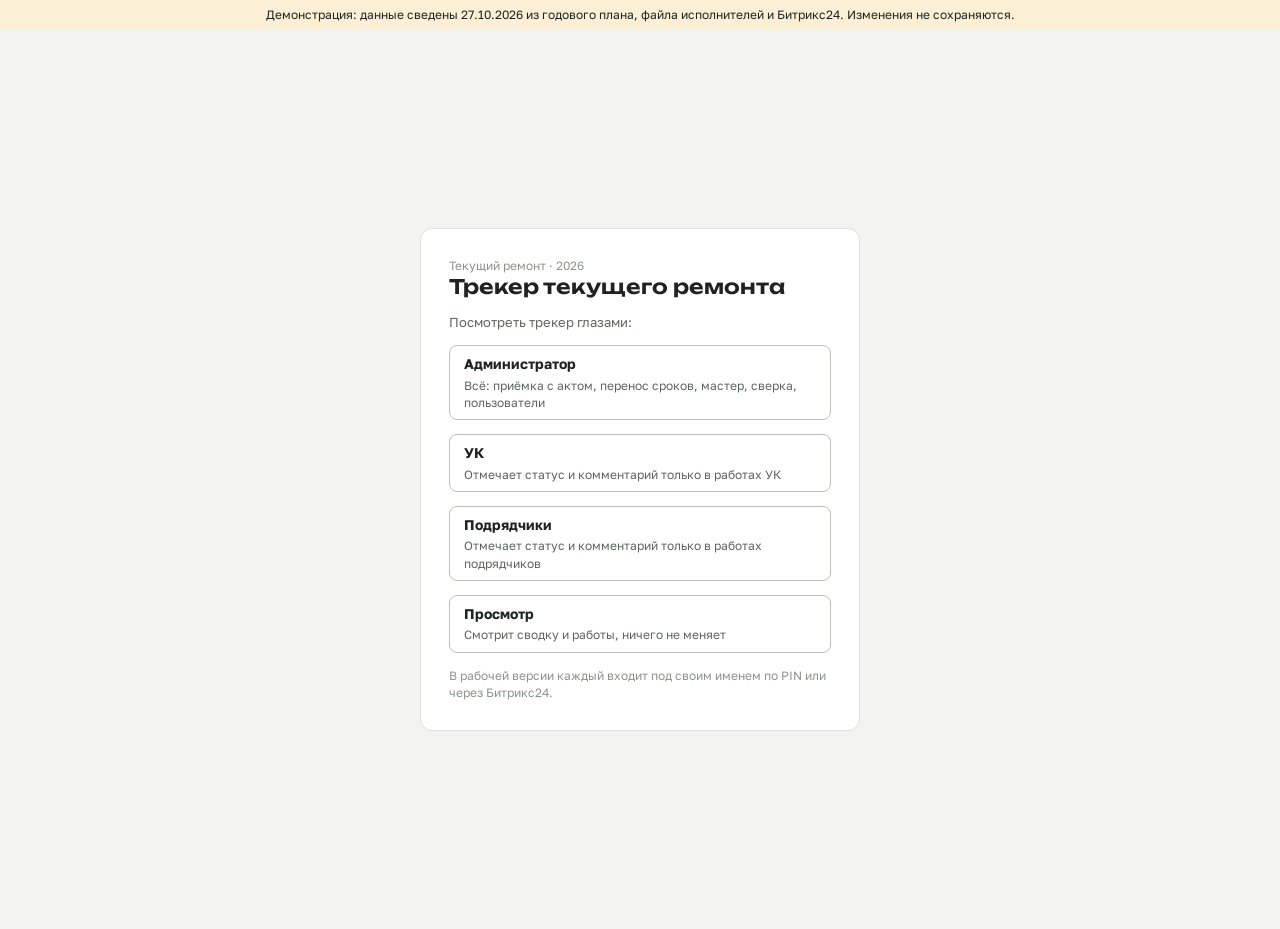
<file: reports/Трекер текущего ремонта 27.10.2026.html>
<!DOCTYPE html>
<html lang="ru">
<head>
<meta charset="utf-8">
<meta name="viewport" content="width=device-width, initial-scale=1">
<title>Трекер текущего ремонта</title>
<link rel="stylesheet" href="https://fonts.googleapis.com/css2?family=Golos+Text:wght@400;500;600;700&family=Unbounded:wght@500;600&display=swap">
<style>
/* Layout: шапка с вкладками; «Сводка» сверху вниз отвечает на вопросы: где мы (стадии) → где проблемы → когда (месяцы) → кто отстаёт → где (адреса, виды работ); «Работы» — список с быстрыми фильтрами по стадиям, детали в боковой панели */
:root{
  --bg:#f3f4f2; --surface:#fff; --surface-2:#eceeea; --line:#dde1da; --line-strong:#bcc2b8;
  --fg:#1d2420; --muted:#5b665f; --faint:#8a948d;
  --accent:#1f5f8b; --accent-ink:#fff; --accent-soft:#dde9f2;
  /* стадии: метка на графике · текст · подложка. Палитра проверена на различимость соседних стадий, в том числе при дальтонизме */
  --todo:#8b939b; --todo-ink:#4f5860; --todo-bg:#eceef0;
  --prog:#1859a6; --prog-ink:#164f93; --prog-bg:#e1ebf7;
  --noact:#d29b00; --noact-ink:#7f5b00; --noact-bg:#faf0d2;
  --done:#2e7d3a; --done-ink:#256b30; --done-bg:#e0f1e2;
  --winter:#8a5cc2; --winter-ink:#6d45a6; --winter-bg:#efe8f8;
  --attn:#c0392b; --attn-ink:#a8321f; --attn-bg:#fbe5e1;
  --cancel:#a3a8a4; --cancel-ink:#6b716d; --cancel-bg:#eceeec;
  --ex-pto:#4f5f6b; --ex-own:#a9530b; --ex-none:#8a948d;
  --banner:#fbefd6;
  --shadow:0 10px 40px rgba(20,30,25,.18);
  --f-display:"Unbounded","Golos Text",system-ui,sans-serif;
  --f-body:"Golos Text",system-ui,-apple-system,"Segoe UI",Roboto,sans-serif;
}
@media (prefers-color-scheme:dark){:root:not([data-theme="light"]){
  --bg:#141917; --surface:#1c2320; --surface-2:#252d29; --line:#2f3833; --line-strong:#47524b;
  --fg:#e5ebe7; --muted:#a3ada7; --faint:#77827b; --accent:#6fb0de; --accent-ink:#0d1b25; --accent-soft:#1d3342;
  --todo:#5d6772; --todo-ink:#b4bcc4; --todo-bg:#2a3036; --prog:#4893e3; --prog-ink:#8ec0f5; --prog-bg:#1b2f47;
  --noact:#cfa22e; --noact-ink:#f0cc6a; --noact-bg:#3a2f12; --done:#2a8040; --done-ink:#7fd08c; --done-bg:#1b3520;
  --winter:#8f74d8; --winter-ink:#c4b2f2; --winter-bg:#2c2540; --attn:#d95a49; --attn-ink:#ff9b8c; --attn-bg:#3d1f1b;
  --cancel:#6f7672; --cancel-ink:#a4aba7; --cancel-bg:#2a302c; --ex-pto:#a9b8c3; --ex-own:#f3a35e; --ex-none:#77827b;
  --banner:#3a2d12; --shadow:0 10px 40px rgba(0,0,0,.5); color-scheme:dark}}
:root[data-theme="dark"]{
  --bg:#141917; --surface:#1c2320; --surface-2:#252d29; --line:#2f3833; --line-strong:#47524b;
  --fg:#e5ebe7; --muted:#a3ada7; --faint:#77827b; --accent:#6fb0de; --accent-ink:#0d1b25; --accent-soft:#1d3342;
  --todo:#5d6772; --todo-ink:#b4bcc4; --todo-bg:#2a3036; --prog:#4893e3; --prog-ink:#8ec0f5; --prog-bg:#1b2f47;
  --noact:#cfa22e; --noact-ink:#f0cc6a; --noact-bg:#3a2f12; --done:#2a8040; --done-ink:#7fd08c; --done-bg:#1b3520;
  --winter:#8f74d8; --winter-ink:#c4b2f2; --winter-bg:#2c2540; --attn:#d95a49; --attn-ink:#ff9b8c; --attn-bg:#3d1f1b;
  --cancel:#6f7672; --cancel-ink:#a4aba7; --cancel-bg:#2a302c; --ex-pto:#a9b8c3; --ex-own:#f3a35e; --ex-none:#77827b;
  --banner:#3a2d12; --shadow:0 10px 40px rgba(0,0,0,.5); color-scheme:dark}
*{box-sizing:border-box}
html,body{margin:0}
body{background:var(--bg);color:var(--fg);font:14px/1.45 var(--f-body)}
button,select,input,textarea{font:inherit;color:inherit}
:focus-visible{outline:2px solid var(--accent);outline-offset:2px}
.num{font-variant-numeric:tabular-nums}
.muted{color:var(--muted)} .faint{color:var(--faint)}
[hidden]{display:none!important}

/* shell */
.bar{position:sticky;top:0;z-index:5;background:var(--surface);border-bottom:1px solid var(--line)}
.bar-in{max-width:1200px;margin:0 auto;padding:0 16px;display:flex;align-items:center;gap:16px;min-height:56px}
.brand{font-family:var(--f-display);font-weight:600;font-size:15px;white-space:nowrap}
.tabs{display:flex;gap:2px;overflow-x:auto;flex:1;min-width:0;scrollbar-width:none}
.tabs button{border:0;background:none;padding:18px 12px 16px;cursor:pointer;color:var(--muted);font-weight:500;border-bottom:2px solid transparent;white-space:nowrap}
.tabs button[aria-selected="true"]{color:var(--fg);border-bottom-color:var(--fg)}
.who{display:flex;align-items:center;gap:10px;white-space:nowrap;font-size:13px}
.role{font-size:11px;font-weight:600;padding:2px 8px;border-radius:999px;background:var(--surface-2);color:var(--muted)}
.linkbtn{border:0;background:none;color:var(--accent);cursor:pointer;padding:2px;font-size:13px}
main{max-width:1200px;margin:0 auto;padding:20px 16px 48px}
@media (max-width:720px){.brand{display:none}.who .nm,.who .role{display:none}.bar-in{gap:8px}.tabs button{padding:18px 9px 16px}}

.btn{border:1px solid var(--line-strong);background:var(--surface);padding:8px 14px;border-radius:8px;cursor:pointer;font-weight:500}
.btn.primary{background:var(--accent);border-color:var(--accent);color:var(--accent-ink)}
.btn:disabled{opacity:.55;cursor:not-allowed}
.field{display:flex;flex-direction:column;gap:4px;font-size:12px;color:var(--muted);min-width:0}
.field input,.field select,.field textarea,.ctl{padding:8px 10px;border:1px solid var(--line-strong);border-radius:8px;background:var(--bg);color:var(--fg);width:100%;min-width:0}
.field textarea{min-height:84px;resize:vertical}

/* login */
.login{min-height:100vh;display:grid;place-items:center;padding:16px}
.login-card{width:100%;max-width:360px;background:var(--surface);border:1px solid var(--line);border-radius:12px;padding:28px;display:flex;flex-direction:column;gap:14px}
.login h1{font-family:var(--f-display);font-weight:600;font-size:20px;margin:0;line-height:1.2}
.err{color:var(--attn-ink);font-size:13px;min-height:18px}
.hint{font-size:12px;color:var(--faint)}

/* цвета стадий и исполнителей: --c метка, --ci текст, --cb подложка */
.g-todo{--c:var(--todo);--ci:var(--todo-ink);--cb:var(--todo-bg)} .g-prog{--c:var(--prog);--ci:var(--prog-ink);--cb:var(--prog-bg)}
.g-noact{--c:var(--noact);--ci:var(--noact-ink);--cb:var(--noact-bg)} .g-done{--c:var(--done);--ci:var(--done-ink);--cb:var(--done-bg)}
.g-winter{--c:var(--winter);--ci:var(--winter-ink);--cb:var(--winter-bg)} .g-attn{--c:var(--attn);--ci:var(--attn-ink);--cb:var(--attn-bg)}
.g-cancel{--c:var(--cancel);--ci:var(--cancel-ink);--cb:var(--cancel-bg)}
.e-pto{--ci:var(--ex-pto)} .e-own{--ci:var(--ex-own)} .e-none{--ci:var(--ex-none)}
.fill{background:var(--c)}
.pill{display:inline-flex;align-items:center;gap:6px;border-radius:999px;padding:3px 10px;font-size:12px;font-weight:600;white-space:nowrap;color:var(--ci);background:var(--cb)}
.pill.dot::before{content:"";width:8px;height:8px;border-radius:50%;background:var(--c)}
.tag{font-size:11px;font-weight:600;color:var(--ci)}
.chkpill{font-size:10px;font-weight:600;border:1px dashed var(--line-strong);color:var(--muted);border-radius:999px;padding:0 7px;white-space:nowrap}
.bad{color:var(--attn-ink);font-weight:600}

/* сводка */
.head{display:flex;flex-wrap:wrap;justify-content:space-between;align-items:baseline;gap:8px 16px;margin-bottom:16px}
.head h2{font-family:var(--f-display);font-weight:500;font-size:20px;margin:0}
.seg{display:inline-flex;border:1px solid var(--line-strong);border-radius:8px;overflow:hidden;flex-wrap:wrap}
.seg button{border:0;background:transparent;padding:6px 12px;cursor:pointer;font-size:13px}
.seg button[aria-pressed="true"]{background:var(--fg);color:var(--bg)}
.card{background:var(--surface);border:1px solid var(--line);border-radius:10px;padding:16px;min-width:0}
.card+.card,.grid2+.card,.card+.grid2,.grid2+.grid2{margin-top:12px}
.card h3{margin:0;font-size:15px;font-weight:600;display:flex;flex-wrap:wrap;justify-content:space-between;align-items:baseline;gap:4px 12px}
.card h3 span{font-weight:400;color:var(--muted);font-size:12px}
.card .sub{font-size:12px;color:var(--muted);margin:2px 0 12px}
.grid2{display:grid;grid-template-columns:repeat(2,minmax(0,1fr));gap:12px}
.grid2>.card{margin-top:0}
@media (max-width:860px){.grid2{grid-template-columns:1fr}}
.hero-top{display:flex;flex-wrap:wrap;justify-content:space-between;align-items:flex-end;gap:8px 20px;margin:10px 0 14px}
.hero-l{display:flex;align-items:baseline;gap:12px;flex-wrap:wrap}
.hero-big{font-family:var(--f-display);font-size:34px;font-weight:500;line-height:1;font-variant-numeric:tabular-nums}
.hero-txt{font-size:14px;max-width:60ch}
.money{font-size:12px;color:var(--muted)}
.pipe{display:flex;gap:2px;height:28px}
.pipe span{min-width:4px;background:var(--c)}
.pipe span:first-child{border-radius:6px 0 0 6px} .pipe span:last-child{border-radius:0 6px 6px 0}
.pipe .gap{flex:0 0 8px;background:transparent;min-width:0}
.stages{display:grid;grid-template-columns:repeat(4,minmax(0,1fr)) repeat(2,minmax(0,.85fr));column-gap:22px;row-gap:10px;margin-top:12px}
.stage{position:relative;text-align:left;border:1px solid var(--line);background:var(--surface);border-radius:10px;padding:10px 12px;cursor:pointer;display:flex;flex-direction:column;gap:1px;min-width:0}
.stage:hover{border-color:var(--c)}
.stage.side{border-style:dashed}
.stage.arrow::after{content:"→";position:absolute;right:-18px;top:50%;transform:translateY(-50%);color:var(--faint);font-size:15px}
.stage .sh{display:flex;align-items:center;gap:6px;font-size:12px;font-weight:600;color:var(--ci)}
.stage .sh i{width:10px;height:10px;border-radius:3px;background:var(--c);flex:none}
.stage .sn{font-family:var(--f-display);font-size:24px;font-weight:500;font-variant-numeric:tabular-nums;line-height:1.2}
.stage .sp{font-size:12px;color:var(--muted)}
.stage .sx{font-size:12px;font-weight:600;color:var(--attn-ink);min-height:18px}
.stage .sx.ok{color:var(--muted);font-weight:400}
@media (max-width:900px){.stages{grid-template-columns:repeat(2,minmax(0,1fr));column-gap:10px}.stage.arrow::after{display:none}}
.note{font-size:12px;color:var(--faint);margin:10px 0 0}
.plist{list-style:none;margin:0;padding:0}
.plist li{display:grid;grid-template-columns:4px 56px minmax(0,1fr) auto;gap:12px;align-items:center;padding:10px 10px 10px 0;border-top:1px solid var(--line);cursor:pointer}
.plist li:first-child{border-top:0}
.plist li:hover{background:var(--surface-2)}
.plist .sv{align-self:stretch;border-radius:2px;background:var(--c)}
.plist .pn{font-family:var(--f-display);font-size:20px;font-weight:500;text-align:right;font-variant-numeric:tabular-nums}
.plist .pt{min-width:0} .plist .pt b{display:block;font-size:13px;font-weight:600} .plist .pt span{font-size:12px;color:var(--muted)}
.plist .pa{font-size:12px;color:var(--accent);white-space:nowrap}
.sev-high{--c:var(--attn)} .sev-mid{--c:var(--noact)} .sev-low{--c:var(--todo)}
@media (max-width:560px){.plist .pa{display:none}.plist li{grid-template-columns:4px 44px minmax(0,1fr);gap:10px}}
.mrow{display:grid;grid-template-columns:168px minmax(0,1fr) 104px;gap:10px;align-items:center;padding:6px 4px;cursor:pointer;border-radius:6px}
.mrow:hover{background:var(--surface-2)}
.mrow .ml{font-size:13px;display:flex;align-items:center;gap:6px;white-space:nowrap;min-width:0}
.mb{font-size:10px;font-weight:600;padding:1px 7px;border-radius:999px;font-style:normal}
.mb.late{color:var(--attn-ink);background:var(--attn-bg)} .mb.now{color:var(--prog-ink);background:var(--prog-bg)}
.mb.ok{color:var(--done-ink);background:var(--done-bg)} .mb.next{color:var(--muted);background:var(--surface-2)} .mb.wait{color:var(--noact-ink);background:var(--noact-bg)}
.mrow .mv{font-size:12px;color:var(--muted);text-align:right;font-variant-numeric:tabular-nums}
@media (max-width:560px){.mrow{grid-template-columns:120px minmax(0,1fr) 72px}.mrow .mv span{display:none}}
.stack{display:flex;gap:2px;height:14px}
.stack span{height:100%;min-width:3px;background:var(--c)}
.stack span:first-child{border-radius:4px 0 0 4px} .stack span:last-child{border-radius:0 4px 4px 0} .stack span:only-child{border-radius:4px}
.legend{display:flex;flex-wrap:wrap;gap:4px 12px;margin-top:10px;font-size:11px;color:var(--muted)}
.legend i{display:inline-block;width:9px;height:9px;border-radius:2px;margin-right:4px;vertical-align:-1px;background:var(--c)}
.tscroll{overflow-x:auto;margin:0 -4px}
.wt{width:100%;border-collapse:collapse;font-size:13px;min-width:780px}
.wt th{font-size:11px;font-weight:600;color:var(--muted);text-align:right;padding:6px 8px;border-bottom:1px solid var(--line);white-space:nowrap;vertical-align:bottom}
.wt th i{display:inline-block;width:8px;height:8px;border-radius:2px;background:var(--c);margin-right:4px}
.wt th:first-child,.wt td:first-child{text-align:left}
.wt td{padding:8px;border-bottom:1px solid var(--line);text-align:right;font-variant-numeric:tabular-nums;white-space:nowrap}
.wt tbody tr{cursor:pointer} .wt tbody tr:hover{background:var(--surface-2)}
.wt .z{color:var(--faint)}
@media (max-width:640px){.wt{min-width:0}.wt .st{display:none}.wt th,.wt td{padding:8px 5px}.wt th,.wt td:first-child{white-space:normal}.wt .pbar{gap:6px}.wt .pbar i{width:30px}}
.pbar{display:inline-flex;align-items:center;gap:8px} .pbar i{display:inline-block;width:64px;height:6px;border-radius:3px;background:var(--surface-2);overflow:hidden}
.pbar i b{display:block;height:100%;background:var(--done)}
.hbar{display:grid;grid-template-columns:minmax(0,170px) minmax(0,1fr) 34px;gap:10px;align-items:center;padding:5px 0;cursor:pointer}
.hbar .lbl{font-size:13px;white-space:nowrap;overflow:hidden;text-overflow:ellipsis}
.hbar:hover .lbl{color:var(--accent)}
.hbar .tr{height:10px}
.hbar .tr i{display:block;height:100%;background:var(--attn);border-radius:0 4px 4px 0;min-width:3px}
.hbar .val{font-size:12px;text-align:right;color:var(--muted);font-variant-numeric:tabular-nums}
.alist{list-style:none;margin:0;padding:0}
.alist li{display:flex;justify-content:space-between;gap:10px;padding:8px 0;border-top:1px solid var(--line);cursor:pointer;align-items:center}
.alist li:first-child{border-top:0}
.alist li:hover .a{color:var(--accent)}
.alist .a{font-weight:500;min-width:0;overflow:hidden;text-overflow:ellipsis;white-space:nowrap}
.alist .m{font-size:12px;color:var(--muted);white-space:nowrap}
@media (max-width:560px){.hbar{grid-template-columns:minmax(0,120px) minmax(0,1fr) 30px}.alist li{flex-direction:column;align-items:flex-start;gap:4px}.alist .a{max-width:100%}}
.tip{position:fixed;z-index:30;pointer-events:none;background:var(--fg);color:var(--bg);font-size:12px;padding:5px 8px;border-radius:6px;white-space:nowrap}

.hrow{display:flex;flex-wrap:wrap;justify-content:space-between;align-items:center;gap:8px 12px}

/* работы */
.filters{display:flex;flex-wrap:wrap;gap:8px;align-items:center;margin-bottom:10px}
.filters .ctl{width:auto;flex:0 1 auto}
.filters .search{flex:1 1 220px}
.chips{display:flex;flex-wrap:wrap;gap:6px;margin:0 0 10px}
.chip{display:inline-flex;align-items:center;gap:6px;border:1px solid var(--line-strong);background:var(--surface);border-radius:999px;padding:4px 10px;font-size:12px;cursor:pointer;color:var(--fg)}
.chip i{width:8px;height:8px;border-radius:50%;background:var(--c)}
.chip b{font-weight:600;font-variant-numeric:tabular-nums;color:var(--muted)}
.chip[aria-pressed="true"]{background:var(--fg);color:var(--bg);border-color:var(--fg)} .chip[aria-pressed="true"] b{color:var(--bg)}
.fpills{display:flex;flex-wrap:wrap;gap:6px;margin:0 0 10px}
.fpill{display:inline-flex;align-items:center;gap:4px;font-size:12px;background:var(--accent-soft);color:var(--fg);border-radius:999px;padding:3px 4px 3px 10px}
.fpill button{border:0;background:none;cursor:pointer;color:var(--muted);font-size:15px;line-height:1;padding:0 5px}
.chk{display:inline-flex;gap:6px;align-items:center;font-size:13px;cursor:pointer;user-select:none}
.count{display:flex;justify-content:space-between;align-items:center;gap:8px;font-size:13px;color:var(--muted);margin-bottom:8px}
.list{background:var(--surface);border:1px solid var(--line);border-radius:10px;overflow:hidden}
.wr{display:grid;grid-template-columns:4px minmax(0,1fr) auto;gap:12px;align-items:center;padding:10px 14px 10px 0;border-top:1px solid var(--line);cursor:pointer}
.wr:first-child{border-top:0}
.wr:hover{background:var(--surface-2)}
.wr .sev{align-self:stretch;background:var(--c)}
.wr .a{font-weight:600;font-size:13px}
.wr .w{color:var(--muted);font-size:13px;overflow:hidden;text-overflow:ellipsis;white-space:nowrap}
.wr .r{display:flex;flex-direction:column;align-items:flex-end;gap:3px}
.wr .od{font-size:11px;color:var(--attn-ink);font-weight:600}
.wr .al{font-size:11px;color:var(--noact-ink);font-weight:600}
.lock{font-size:11px;color:var(--faint)}
.more{display:block;width:100%;padding:12px;border:0;border-top:1px solid var(--line);background:none;color:var(--accent);cursor:pointer;font-weight:500}
.empty{padding:32px;text-align:center;color:var(--muted)}

/* панель работы */
.scrim{position:fixed;inset:0;background:rgba(10,15,12,.35);z-index:20}
.drawer{position:fixed;top:0;right:0;bottom:0;width:min(460px,100%);background:var(--surface);z-index:21;box-shadow:var(--shadow);display:flex;flex-direction:column}
.dh{display:flex;justify-content:space-between;align-items:flex-start;gap:12px;padding:18px 20px;border-bottom:1px solid var(--line)}
.dh h3{margin:0;font-size:16px;line-height:1.3}
.dh .x{border:0;background:none;font-size:22px;line-height:1;cursor:pointer;color:var(--muted);padding:0 4px}
.db{padding:18px 20px;overflow-y:auto;display:flex;flex-direction:column;gap:16px;flex:1}
.steps{display:flex;list-style:none;margin:0;padding:0;gap:4px}
.steps li{flex:1;font-size:11px;color:var(--faint);text-align:center;position:relative;padding-top:12px}
.steps li::before{content:"";position:absolute;top:0;left:0;right:0;height:6px;border-radius:3px;background:var(--surface-2)}
.steps li.past::before,.steps li.cur::before{background:var(--c)}
.steps li.cur{color:var(--fg);font-weight:600}
.stop{border-radius:10px;padding:10px 12px;font-size:13px;background:var(--cb);color:var(--ci)}
.dl{display:grid;grid-template-columns:110px minmax(0,1fr);gap:6px 12px;font-size:13px;margin:0}
.dl dt{color:var(--muted)} .dl dd{margin:0;word-break:break-word}
.box{border:1px solid var(--line);border-radius:10px;padding:14px;display:flex;flex-direction:column;gap:12px}
.box.chkbox{border-style:dashed;border-color:var(--line-strong);background:var(--surface-2)}
.box h4{margin:0;font-size:13px}
.hist{list-style:none;margin:0;padding:0;font-size:12px;display:flex;flex-direction:column;gap:6px;color:var(--muted)}
.df{padding:14px 20px;border-top:1px solid var(--line);display:flex;gap:8px;align-items:center}
.df .msg{font-size:12px;color:var(--muted);margin-left:auto}
.acts{display:flex;gap:8px;flex-wrap:wrap}
.phcols{display:grid;grid-template-columns:1fr 1fr;gap:12px}
.phc h5{margin:0 0 6px;font-size:12px;font-weight:600}
.phg{display:flex;flex-wrap:wrap;gap:6px}
.pht{width:64px;height:64px;padding:0;border:1px solid var(--line-strong);border-radius:8px;overflow:hidden;background:var(--surface-2);cursor:pointer}
.pht img{width:100%;height:100%;object-fit:cover;display:block}
.pha{position:relative;width:64px;height:64px;border:1px dashed var(--line-strong);border-radius:8px;display:flex;align-items:center;justify-content:center;color:var(--muted);font-size:24px;cursor:pointer}
.pha input{position:absolute;inset:0;width:100%;height:100%;opacity:0;cursor:pointer}
.pha:focus-within{outline:2px solid var(--accent);outline-offset:2px}
.pha.off{opacity:.45;pointer-events:none}
.lbx{position:fixed;inset:0;z-index:40;display:flex;align-items:center;justify-content:center;padding:12px}
.lbs{position:absolute;inset:0;background:rgba(10,15,12,.86)}
.lbx figure{position:relative;margin:0;max-width:min(94vw,980px);max-height:94vh;display:flex;flex-direction:column;gap:10px;align-items:center}
.lbimg{min-height:100px;display:flex;align-items:center;justify-content:center;color:#fff;font-size:13px}
.lbimg img{max-width:100%;max-height:70vh;border-radius:6px;background:#000}
.lbx figcaption{color:#fff;font-size:13px;text-align:center}
.lbb{display:flex;gap:8px;flex-wrap:wrap;justify-content:center}
.lbb a.btn{text-decoration:none;color:inherit}
.imp-row{display:flex;justify-content:space-between;align-items:baseline;gap:12px;padding:7px 0;border-top:1px solid var(--line);font-size:13px}
.imp-row:first-of-type{border-top:0}
.imp-row small{display:block;font-size:12px;color:var(--muted);font-weight:400;margin-top:1px}
.imp-row b{font-family:var(--f-display);font-size:18px;font-weight:500;font-variant-numeric:tabular-nums}
.imp-row.zero,.imp-row.zero small{color:var(--faint)}
.imp-det{font-size:12px;color:var(--muted)} .imp-det summary{cursor:pointer;color:var(--accent);padding:2px 0}
.imp-det ul{margin:6px 0 0;padding-left:16px;display:flex;flex-direction:column;gap:5px}
.imp-err{color:var(--attn-ink);font-size:13px}
.xrow{display:grid;grid-template-columns:minmax(0,1fr) 150px;gap:10px;align-items:end}
.xn{font-size:12px;margin:-8px 0 0;min-height:14px;overflow-wrap:anywhere}
.imp-info{margin:0;padding-left:18px;font-size:13px;display:flex;flex-direction:column;gap:3px}

/* вопросы, журнал, пользователи */
.ilist{list-style:none;margin:0;padding:0}
.ilist li{display:grid;grid-template-columns:22px minmax(0,1fr);gap:10px;padding:14px 16px;border-top:1px solid var(--line)}
.ilist li:first-child{border-top:0}
.ilist .t{font-size:13px}
.ilist .done .t{color:var(--faint);text-decoration:line-through}
.ilist .meta{font-size:12px;color:var(--muted);margin-top:4px;display:flex;flex-wrap:wrap;gap:4px 12px}
.loglist li{grid-template-columns:minmax(0,1fr)}
.utable{width:100%;border-collapse:collapse;font-size:13px}
.utable th,.utable td{text-align:left;padding:10px 14px;border-top:1px solid var(--line)}
.utable th{font-size:11px;text-transform:uppercase;letter-spacing:.05em;color:var(--muted);border-top:0}
.uform{display:grid;grid-template-columns:repeat(5,minmax(0,1fr)) auto;gap:10px;align-items:end;margin-top:12px}
@media (max-width:760px){.uform,#qf{grid-template-columns:1fr 1fr!important}}
.toast{position:fixed;left:50%;bottom:20px;transform:translateX(-50%);background:var(--fg);color:var(--bg);padding:8px 14px;border-radius:8px;font-size:13px;z-index:40}
.demo{background:var(--banner);color:var(--fg);font-size:12px;text-align:center;padding:6px 16px}
@media (prefers-reduced-motion:reduce){*{transition:none!important}}
/* kr-css:start */
/* Вкладка и страница «Капитальный ремонт» (gas/kr.js). Вставляется в Index.html между метками kr-css:start и kr-css:end. */
.kr-head{display:flex;flex-wrap:wrap;justify-content:space-between;align-items:baseline;gap:8px 16px;margin-bottom:16px}
.kr-head h2{font-family:var(--f-display);font-weight:500;font-size:20px;margin:0}
.kr-head .kacts-h{display:flex;gap:8px;flex-wrap:wrap}
.stages.s4{grid-template-columns:repeat(3,minmax(0,1fr)) minmax(0,.85fr)}
@media (max-width:900px){.stages.s4{grid-template-columns:repeat(2,minmax(0,1fr))}}
.fkpi{display:grid;grid-template-columns:repeat(4,minmax(0,1fr));gap:10px;margin:10px 0 14px}
.fkpi>div{border:1px solid var(--line);border-radius:10px;padding:10px 12px;min-width:0}
.fkpi .n{font-family:var(--f-display);font-size:22px;font-weight:500;font-variant-numeric:tabular-nums;line-height:1.2}
.fkpi .t{font-size:12px;color:var(--muted)}
.fkpi .bad .n{color:var(--attn-ink)}
@media (max-width:760px){.fkpi{grid-template-columns:repeat(2,minmax(0,1fr))}}
.wt tr[data-fh]{cursor:pointer}
@media (max-width:640px){.fh-t th,.fh-t td{padding:8px 4px;font-size:12px}.fh-t th:last-child,.fh-t td:last-child{white-space:normal;text-align:right}.fh-t th{white-space:normal}}
.pdf{border-top:1px dashed var(--line);padding-top:12px;display:flex;flex-direction:column;gap:8px}
.pdf h4{margin:0;font-size:13px}
.kacts li{margin:2px 0}
.mny{display:grid;grid-template-columns:minmax(0,230px) minmax(0,1fr) 150px;gap:10px;align-items:center;padding:6px 0;font-size:13px}
.mny .tr{height:14px;background:var(--surface-2);border-radius:7px;overflow:hidden}
.mny .tr i{display:block;height:100%;background:var(--c);border-radius:7px;min-width:3px}
.mny .v{text-align:right;font-variant-numeric:tabular-nums;white-space:nowrap}
.mny .v small{color:var(--muted);font-size:12px}
@media (max-width:640px){.mny{grid-template-columns:minmax(0,1fr) 110px}.mny .tr{grid-column:1/-1;order:3}}
.krow{display:grid;grid-template-columns:150px minmax(0,1fr) 200px;gap:10px;align-items:center;padding:6px 4px;cursor:pointer;border-radius:6px;width:100%;border:0;background:none;text-align:left}
.krow:hover{background:var(--surface-2)}
.krow .ml{font-size:13px;display:flex;align-items:center;gap:6px;white-space:nowrap;min-width:0}
.krow .mv{font-size:12px;color:var(--muted);text-align:right;font-variant-numeric:tabular-nums}
.krow .mv b{color:var(--fg)}
@media (max-width:560px){.krow{grid-template-columns:104px minmax(0,1fr) 44px}.krow .mv span{display:none}}
.stk{display:flex;gap:2px;height:16px}
.stk span{min-width:4px;background:var(--c)}
.stk span:first-child{border-radius:4px 0 0 4px} .stk span:last-child{border-radius:0 4px 4px 0}
.pos{display:grid;grid-template-columns:4px minmax(0,1fr) auto;gap:12px;align-items:center;width:100%;text-align:left;border:0;border-top:1px solid var(--line);background:none;padding:10px 10px 10px 0;cursor:pointer}
.pos:hover{background:var(--surface-2)}
.pos .sev{align-self:stretch;border-radius:2px;background:var(--c)}
.pos .a{font-weight:600}
.pos .w{font-size:13px;color:var(--muted);overflow-wrap:anywhere}
.pos .r{display:flex;flex-direction:column;align-items:flex-end;gap:4px;font-size:12px;white-space:nowrap}
.pos .fl{display:flex;flex-wrap:wrap;gap:4px;margin-top:4px}
.pd{padding:6px 0 16px 16px;border-top:1px dashed var(--line);display:flex;flex-direction:column;gap:12px}
.kv{display:grid;grid-template-columns:170px minmax(0,1fr);gap:4px 12px;margin:0;font-size:13px}
.kv dt{color:var(--muted)} .kv dd{margin:0;overflow-wrap:anywhere}
@media (max-width:560px){.kv{grid-template-columns:120px minmax(0,1fr)}}
.pbar2{display:inline-flex;align-items:center;gap:8px}
.pbar2 i{display:inline-block;width:120px;height:8px;border-radius:4px;background:var(--surface-2);overflow:hidden}
.pbar2 i b{display:block;height:100%;background:var(--c)}
.lt{width:100%;border-collapse:collapse;font-size:13px}
.lt th{font-size:11px;font-weight:600;color:var(--muted);text-align:left;padding:4px 8px;border-bottom:1px solid var(--line)}
.lt td{padding:5px 8px;border-bottom:1px solid var(--line);vertical-align:top}
.lt td.n,.lt th.n{text-align:right;font-variant-numeric:tabular-nums;white-space:nowrap}
.lt .x{color:var(--faint);text-decoration:line-through}
.kfilters{display:flex;flex-wrap:wrap;gap:8px;margin:10px 0}
.kfilters .ctl{flex:1 1 200px}
.qlist{margin:0;padding-left:18px;display:flex;flex-direction:column;gap:8px;font-size:13px}
.qlist b{font-weight:600}
.wt tr.bold td{font-weight:600;border-top:1px solid var(--line-strong)}
.wt tr[data-fp]{cursor:pointer}
@media (max-width:640px){.fin-t th,.fin-t td{padding:8px 3px;font-size:11.5px}.fin-t th{vertical-align:bottom}.fin-t td:first-child{max-width:120px}}

.edb{display:inline-block;margin-left:6px;padding:1px 8px;border-radius:99px;font-size:11px;background:var(--warn-bg,rgba(217,119,6,.14));color:var(--warn,#b45309)}
.kedit{margin-top:8px}
/* kr-css:end */
</style>
</head>
<body>

<div id="root"></div>
<div class="tip" id="tip" hidden></div>
<script>window.BOOT=null;</script>
<script>window.DEMO_SEED={"generated":"2026-10-27","sources":{"plan":"26.10.2026","exec":"08.10.2026","adds":"16.10.2026","bitrix":"27.10.2026"},"items":[{"key":"w1d94f1dd2a","row":8,"month":"2026-02","addr":"Аблукова ул, 83","uk":"УК «СВ»","work":"Установка ТРЖ, 6 шт.","cat":"ТРЖ","basis":"На основании протокола №20251100115306 от 18.12.2025","sum":600000.0,"fsum":732490.26,"ex":"Не распределено","status":"Принято, акт есть","kr":"","act":"есть","master":"","check":"","src":"26.10: Принято, акт есть","bxStage":"","bxDates":""},{"key":"w94042dd90e","row":9,"month":"2026-02","addr":"Аблукова ул, 83","uk":"УК «СВ»","work":"Спил и обрезка деревьев на придомовой территории","cat":"Благоустройство","basis":"На основании протокола №20251100115306 от 18.12.2025","sum":50000.0,"fsum":19528.71,"ex":"УК","status":"Принято, акт есть","kr":"","act":"есть","master":"Гайдуков А.В.","check":"","src":"08.10: Выполнено, акта нет → 26.10: Принято, акт есть → 27.10 Битрикс: Принято, акт есть","bxStage":"Успешно","bxDates":"срок 01.02.2026 – 28.02.2026; создана 02.10.2026"},{"key":"w339e9ed8ba","row":10,"month":"2026-02","addr":"Верхнеполевая ул, 21","uk":"УК «СВ»","work":"Установка светильников подъезд 1,2, 32 шт.","cat":"Электрика","basis":"На основании заявления №4214/ОС от 30.12.2025","sum":64000.0,"fsum":null,"ex":"УК","status":"Выполнено, акта нет","kr":"","act":"нет","master":"Шарафутдинов Р.Р.","check":"","src":"08.10: Выполнено, акта нет → 26.10: Выполнено, акта нет → 27.10 Битрикс: Выполнено, акта нет","bxStage":"Успешно","bxDates":"срок 01.02.2026 – 28.02.2026; создана 02.10.2026"},{"key":"wb08ffb8329","row":11,"month":"2026-02","addr":"Минаева ул, 5","uk":"УК «СВ»","work":"Установка светильников датчиков движения в боксах, 90 шт.","cat":"Электрика","basis":"","sum":201265.04,"fsum":201265.04,"ex":"Не распределено","status":"Принято, акт есть","kr":"","act":"есть (КС-2 в Битрикс24)","master":"Сандюк Ю.В.","check":"","src":"08.10: Выполнено, акта нет → 26.10: Принято, акт есть → 27.10 Битрикс: Принято, акт есть","bxStage":"Успешно","bxDates":"срок 01.02.2026 – 28.02.2026; создана 02.10.2026"},{"key":"w7835722525","row":12,"month":"2026-02","addr":"Полбина пр-д, 4","uk":"УК «СВ»","work":"Установка зонтов над ВК подъезд №1","cat":"Подъезды","basis":"","sum":50000.0,"fsum":7750.0,"ex":"Не распределено","status":"Принято, акт есть","kr":"","act":"есть (КС-2 в Битрикс24)","master":"","check":"","src":"08.10: Выполнено, акта нет → 26.10: Принято, акт есть → 27.10 Битрикс: Принято, акт есть","bxStage":"Успешно","bxDates":"срок 02.10.2026 – 02.10.2026; создана 02.10.2026"},{"key":"wc1dd9f1cbb","row":13,"month":"2026-02","addr":"Поливенская ул, 29","uk":"УК «СВ»","work":"Замена ОДПУ ХВС","cat":"Приборы учёта","basis":"На основании заявления №964/ОС от 23.12.2025 года","sum":null,"fsum":null,"ex":"Не распределено","status":"Снято","kr":"","act":"","master":"Зеленцов А.В.","check":"","src":"08.10: Снято → 26.10: Снято → 27.10 Битрикс: Снято · План: Отказ","bxStage":"Отказано","bxDates":"срок 01.02.2026 – 28.02.2026; создана 02.10.2026"},{"key":"w3a2ee79d65","row":14,"month":"2026-02","addr":"Пушкарева ул, 40","uk":"УК «СВ»","work":"Уборка подвала","cat":"Санитарное содержание","basis":"На основании акта обследования от 27.11.2025","sum":20000.0,"fsum":null,"ex":"УК","status":"Выполнено, акта нет","kr":"","act":"передан в ПТО","master":"Евграфов С.В.","check":"","src":"08.10: Выполнено, акта нет → 26.10: Выполнено, акта нет → 27.10 Битрикс: Выполнено, акта нет","bxStage":"Успешно","bxDates":"срок 01.02.2026 – 28.02.2026; создана 02.10.2026"},{"key":"we1df4804d0","row":15,"month":"2026-02","addr":"Уютная ул, 10","uk":"УК «Союз»","work":"Ремонт лежака системы КНС в подвале","cat":"Инженерные сети","basis":"","sum":55000.0,"fsum":94925.0,"ex":"Не распределено","status":"Принято, акт есть","kr":"","act":"есть (КС-2 в Битрикс24)","master":"Зеленцов А.В.","check":"","src":"08.10: Выполнено, акта нет → 26.10: Принято, акт есть → 27.10 Битрикс: Принято, акт есть","bxStage":"Успешно","bxDates":"срок 01.02.2026 – 28.02.2026; создана 02.10.2026"},{"key":"w9661fc580f","row":18,"month":"2026-03","addr":"Кузнецова ул, 6","uk":"УК «СВ»","work":"Ремонт л/площадки 2,3,14 этаж","cat":"Благоустройство","basis":"","sum":400000.0,"fsum":379200.66,"ex":"Не распределено","status":"Принято, акт есть","kr":"","act":"есть (КС-2 в Битрикс24)","master":"Сандюк Ю.В.","check":"","src":"08.10: Выполнено, акта нет → 26.10: Принято, акт есть → 27.10 Битрикс: Принято, акт есть","bxStage":"Успешно","bxDates":"срок 01.03.2026 – 31.03.2026; создана 02.10.2026"},{"key":"w0905905825","row":19,"month":"2026-03","addr":"Любови Шевцовой ул 54Б корп. 3","uk":"УК «СВ»","work":"Ремонт л/к стен и потолков 9-10 эт.","cat":"Подъезды","basis":"На основании заявления №4090/ОС от 18.12.2025 года","sum":234873.82,"fsum":234873.82,"ex":"Не распределено","status":"Принято, акт есть","kr":"","act":"есть (КС-2 в Битрикс24)","master":"","check":"","src":"08.10: Выполнено, акта нет → 26.10: Принято, акт есть → 27.10 Битрикс: Принято, акт есть","bxStage":"Успешно","bxDates":"срок 01.03.2026 – 31.03.2026; создана 02.10.2026"},{"key":"wfbd70e5ec4","row":22,"month":"2026-04","addr":"Артема ул, 25","uk":"УК «СВ»","work":"Перенос скамеек","cat":"Прочее","basis":"На основании заявления 3849","sum":null,"fsum":null,"ex":"Не распределено","status":"Принято, акт есть","kr":"","act":"есть","master":"Гайдуков А.В.","check":"","src":"08.10: Выполнено, акта нет → 26.10: Принято, акт есть → 27.10 Битрикс: Принято, акт есть","bxStage":"Успешно","bxDates":"срок 01.04.2026 – 30.04.2026; создана 02.10.2026"},{"key":"wc4a1a040ba","row":23,"month":"2026-04","addr":"Артема ул, 43","uk":"УК «СВ»","work":"Ремонт прилигания козырьков подъезд №2","cat":"Кровля и козырьки","basis":"на основании акта обследования о 01.04.2026","sum":7000.0,"fsum":7994.31,"ex":"Не распределено","status":"Принято, акт есть","kr":"","act":"есть (КС-2 в Битрикс24)","master":"Гайдуков А.В.","check":"","src":"08.10: Выполнено, акта нет → 26.10: Принято, акт есть → 27.10 Битрикс: Принято, акт есть","bxStage":"Успешно","bxDates":"срок 01.04.2026 – 30.04.2026; создана 02.10.2026"},{"key":"w1d61b84291","row":24,"month":"2026-04","addr":"Доватора ул, 14А","uk":"УК «СВ»","work":"Ремонт МПШ кв.№87 (тел. скрыт)","cat":"Фасад и МПШ","basis":"на основании акта обследования от 03.03.2026","sum":45000.0,"fsum":89320.0,"ex":"Не распределено","status":"Принято, акт есть","kr":"","act":"есть (КС-2 в Битрикс24)","master":"","check":"","src":"08.10: Выполнено, акта нет → 26.10: Принято, акт есть → 27.10 Битрикс: Принято, акт есть","bxStage":"Успешно","bxDates":"срок 01.04.2026 – 30.04.2026; создана 02.10.2026"},{"key":"w2bef4d441f","row":25,"month":"2026-04","addr":"Доватора ул, 14А","uk":"УК «СВ»","work":"Установка лавочек подъезд №3","cat":"Благоустройство","basis":"личный прием граждан","sum":7500.0,"fsum":29806.52,"ex":"Не распределено","status":"Принято, акт есть","kr":"","act":"есть (КС-2 в Битрикс24)","master":"","check":"","src":"08.10: Выполнено, акта нет → 26.10: Принято, акт есть → 27.10 Битрикс: Принято, акт есть","bxStage":"Успешно","bxDates":"срок 01.04.2026 – 30.04.2026; создана 02.10.2026"},{"key":"wb77d743bcd","row":26,"month":"2026-04","addr":"Маяковского ул, 11/47","uk":"УК «СВ»","work":"Ремонт температурного шва подъезд №1","cat":"Благоустройство","basis":"На основании заявления №3177/ОС от 24.09.2025","sum":22500.0,"fsum":null,"ex":"Подрядчики","status":"Выполнено, акта нет","kr":"","act":"нет","master":"Зеленцов А.В.","check":"","src":"08.10: Выполнено, акта нет → 26.10: Выполнено, акта нет → 27.10 Битрикс: Выполнено, акта нет","bxStage":"Успешно","bxDates":"срок 01.04.2026 – 30.04.2026; создана 02.10.2026"},{"key":"wffe1efcd4a","row":27,"month":"2026-04","addr":"Полбина пр-д, 4","uk":"УК «СВ»","work":"Ремонт примыканий ДВК к кровли над кв.№39","cat":"Кровля и козырьки","basis":"На основании акта обследования от 13.03.2026","sum":70000.0,"fsum":null,"ex":"УК","status":"Выполнено, акта нет","kr":"","act":"передан в ПТО","master":"Алиев Р.Р.","check":"","src":"08.10: Выполнено, акта нет → 26.10: Выполнено, акта нет → 27.10 Битрикс: Выполнено, акта нет","bxStage":"Успешно","bxDates":"срок 01.04.2026 – 30.04.2026; создана 02.10.2026"},{"key":"w15358d8ff7","row":28,"month":"2026-04","addr":"Пушкарева ул, 8А","uk":"УК «СВ»","work":"Ремонт крылец, восстановление обшивки с торца по гарантии","cat":"Благоустройство","basis":"На основании ранее написанного заявления (в план поставили после личного приема )","sum":1000.0,"fsum":null,"ex":"УК","status":"Выполнено, акта нет","kr":"","act":"передан в ПТО","master":"Евграфов С.В.","check":"","src":"08.10: Выполнено, акта нет → 26.10: Выполнено, акта нет → 27.10 Битрикс: Выполнено, акта нет","bxStage":"Успешно","bxDates":"срок 01.04.2026 – 30.04.2026; создана 02.10.2026"},{"key":"w7ee5505306","row":29,"month":"2026-04","addr":"Пушкарева ул, 8А","uk":"УК «СВ»","work":"Ремонт л/марша 1-6 подъезд (недостающие прутья)","cat":"Подъезды","basis":"Личный прием","sum":5000.0,"fsum":3303.85,"ex":"Не распределено","status":"Принято, акт есть","kr":"","act":"есть (КС-2 в Битрикс24)","master":"","check":"","src":"26.10: Принято, акт есть → 27.10 Битрикс: Принято, акт есть","bxStage":"Успешно","bxDates":"срок 01.04.2026 – 16.10.2026; создана 02.10.2026"},{"key":"wa5da71fa76","row":30,"month":"2026-04","addr":"Радищева ул, 126","uk":"УК «СВ»","work":"Замена насоса станции ХВС","cat":"Инженерные сети","basis":"На основании заявления №55/ОС от 14.01.2026","sum":60000.0,"fsum":51000.0,"ex":"Не распределено","status":"Принято, акт есть","kr":"","act":"есть (КС-2 в Битрикс24)","master":"","check":"","src":"08.10: Выполнено, акта нет → 26.10: Принято, акт есть → 27.10 Битрикс: Принято, акт есть","bxStage":"Успешно","bxDates":"срок 01.04.2026 – 30.04.2026; создана 02.10.2026"},{"key":"w4c47934be2","row":31,"month":"2026-04","addr":"Циолковского ул, 5","uk":"УК «Союз»","work":"Прочистка выпуска канализации 2 шт.","cat":"Инженерные сети","basis":"На основании протокола №20260100137722","sum":12000.0,"fsum":12000.0,"ex":"Не распределено","status":"Принято, акт есть","kr":"","act":"есть (КС-2 в Битрикс24)","master":"Зеленцов А.В.","check":"","src":"08.10: Выполнено, акта нет → 26.10: Принято, акт есть → 27.10 Битрикс: Принято, акт есть","bxStage":"Успешно","bxDates":"срок 01.04.2026 – 30.04.2026; создана 02.10.2026"},{"key":"w333009cd0b","row":34,"month":"2026-05","addr":"Аблукова ул, 83","uk":"УК «СВ»","work":"Ремонт кровли лоджии кв. №36","cat":"Кровля и козырьки","basis":"На основании акта обследования от 14.01.2026 года","sum":23433.94,"fsum":23433.94,"ex":"Не распределено","status":"Принято, акт есть","kr":"","act":"есть (КС-2 в Битрикс24)","master":"Гайдуков А.В.","check":"","src":"08.10: Выполнено, акта нет → 26.10: Принято, акт есть → 27.10 Битрикс: Принято, акт есть","bxStage":"Успешно","bxDates":"срок 01.05.2026 – 31.05.2026; создана 02.10.2026"},{"key":"w08c8dedb31","row":35,"month":"2026-05","addr":"Аблукова ул, 43А","uk":"УК «СВ»","work":"Завоз песка","cat":"Благоустройство","basis":"На основании заявления №1593/ОС от 12.05.2026","sum":null,"fsum":null,"ex":"УК","status":"Выполнено, акта нет","kr":"","act":"передан в ПТО","master":"Гайдуков А.В.","check":"","src":"08.10: Выполнено, акта нет → 26.10: Выполнено, акта нет → 27.10 Битрикс: Выполнено, акта нет","bxStage":"Успешно","bxDates":"срок 01.05.2026 – 31.05.2026; создана 02.10.2026"},{"key":"w2c3d37d988","row":36,"month":"2026-05","addr":"Артема ул, 23","uk":"УК «СВ»","work":"Косметический ремонт балконов незадымляемой л/клетки","cat":"Фасад и МПШ","basis":"На основании протокола №20251100107454 от 01.12.2025","sum":367220.0,"fsum":367220.0,"ex":"Не распределено","status":"Принято, акт есть","kr":"","act":"есть (КС-2 в Битрикс24)","master":"Гайдуков А.В.","check":"","src":"08.10: Выполнено, акта нет → 26.10: Принято, акт есть → 27.10 Битрикс: Принято, акт есть","bxStage":"Успешно","bxDates":"срок 01.05.2026 – 31.05.2026; создана 02.10.2026"},{"key":"w74c13b3bd7","row":37,"month":"2026-05","addr":"Артема ул, 43","uk":"УК «СВ»","work":"Установка лавочек подъезд №5","cat":"Благоустройство","basis":"На основании заявления №1437/ЗКС А от 28.04.2026","sum":15000.0,"fsum":84188.94,"ex":"Не распределено","status":"Принято, акт есть","kr":"","act":"есть (КС-2 в Битрикс24)","master":"Гайдуков А.В.","check":"","src":"08.10: Выполнено, акта нет → 26.10: Принято, акт есть → 27.10 Битрикс: Принято, акт есть","bxStage":"Успешно","bxDates":"срок 01.05.2026 – 31.05.2026; создана 02.10.2026"},{"key":"w7c573b27a0","row":38,"month":"2026-05","addr":"Докучаева ул, 12","uk":"УК «СВ»","work":"Замена окон ПВХ поъезд №1-3","cat":"Прочее","basis":"","sum":470000.0,"fsum":470000.0,"ex":"Не распределено","status":"Принято, акт есть","kr":"","act":"есть (КС-2 в Битрикс24)","master":"","check":"","src":"08.10: Выполнено, акта нет → 26.10: Принято, акт есть → 27.10 Битрикс: Принято, акт есть","bxStage":"Успешно","bxDates":"срок 01.05.2026 – 31.05.2026; создана 02.10.2026"},{"key":"wa8a3229b41","row":39,"month":"2026-05","addr":"Карла Либкнехта ул, 22","uk":"УК «СВ»","work":"Установка оконных блоков подъезд №1-5","cat":"Подъезды","basis":"","sum":105000.0,"fsum":null,"ex":"Подрядчики","status":"Выполнено, акта нет","kr":"","act":"нет","master":"Сандюк Ю.В.","check":"","src":"08.10: Выполнено, акта нет → 26.10: Выполнено, акта нет → 27.10 Битрикс: Выполнено, акта нет","bxStage":"Успешно","bxDates":"срок 01.05.2026 – 31.05.2026; создана 02.10.2026"},{"key":"w3f1fb56999","row":40,"month":"2026-05","addr":"Любови Шевцовой ул, 54Б корп. 4","uk":"УК «СВ»","work":"Ремонт кровли кв.№40а","cat":"Кровля и козырьки","basis":"На основании акта обследования от 05.02.2026","sum":50000.0,"fsum":37105.7,"ex":"Не распределено","status":"Принято, акт есть","kr":"","act":"есть (КС-2 в Битрикс24)","master":"","check":"","src":"08.10: Выполнено, акта нет → 26.10: Принято, акт есть → 27.10 Битрикс: Принято, акт есть","bxStage":"Успешно","bxDates":"срок 02.10.2026 – 02.10.2026; создана 02.10.2026"},{"key":"w21c176bd5c","row":41,"month":"2026-05","addr":"Московское шоссе, 100","uk":"УК «СВ»","work":"Ремонт кровли лоджии с заменой отлива и устройства примыканий к парапету кв. №286","cat":"Кровля и козырьки","basis":"На основани акта обследования от 26.02.2026","sum":60000.0,"fsum":46000.0,"ex":"Не распределено","status":"Принято, акт есть","kr":"","act":"есть (КС-2 в Битрикс24)","master":"","check":"","src":"08.10: Выполнено, акта нет → 26.10: Принято, акт есть → 27.10 Битрикс: Принято, акт есть","bxStage":"Успешно","bxDates":"срок 01.05.2026 – 31.05.2026; создана 02.10.2026"},{"key":"w17272ba865","row":42,"month":"2026-05","addr":"Орджоникидзе ул, 55","uk":"УК «СВ»","work":"Ремонт кровли кв.№59,60,80","cat":"Кровля и козырьки","basis":"Обращение ГЖИ","sum":150000.0,"fsum":null,"ex":"УК","status":"Выполнено, акта нет","kr":"","act":"нет","master":"Зеленцов А.В.","check":"","src":"08.10: Выполнено, акта нет → 26.10: Выполнено, акта нет","bxStage":"Запланировано","bxDates":"срок 01.05.2026 – 31.05.2026; создана 02.10.2026"},{"key":"w211fd73289","row":43,"month":"2026-05","addr":"Орлова ул, 27","uk":"УК «СВ»","work":"Ремонт скамейки, подъезд №6","cat":"Благоустройство","basis":"На основании заявления №1036/ОС от 30.03.2026","sum":null,"fsum":null,"ex":"Не распределено","status":"Принято, акт есть","kr":"","act":"есть","master":"Шарафутдинов Р.Р.","check":"","src":"08.10: Выполнено, акта нет → 26.10: Принято, акт есть → 27.10 Битрикс: Принято, акт есть · Исполнитель 08.10: По содержанию","bxStage":"Успешно","bxDates":"срок 01.05.2026 – 31.05.2026; создана 02.10.2026"},{"key":"wbba72455ce","row":44,"month":"2026-05","addr":"Орлова ул, 27","uk":"УК «СВ»","work":"Установка полусферы на прежнее место к контейнерам","cat":"Двери, окна, входные группы","basis":"На основании заявления №1036/ОС от 30.03.2026","sum":null,"fsum":null,"ex":"Не распределено","status":"Принято, акт есть","kr":"","act":"есть","master":"Шарафутдинов Р.Р.","check":"","src":"08.10: Выполнено, акта нет → 26.10: Принято, акт есть → 27.10 Битрикс: Принято, акт есть · Исполнитель 08.10: По содержанию","bxStage":"Успешно","bxDates":"срок 01.05.2026 – 31.05.2026; создана 02.10.2026"},{"key":"wdbe82a2071","row":45,"month":"2026-05","addr":"Пожарского ул, 29А","uk":"УК «СВ»","work":"Ремонт кровли лоджии кв.№45","cat":"Кровля и козырьки","basis":"На основании акта обследования от 26.03.2026 года","sum":40000.0,"fsum":79331.36,"ex":"Не распределено","status":"Принято, акт есть","kr":"","act":"есть (КС-2 в Битрикс24)","master":"","check":"","src":"08.10: Выполнено, акта нет → 26.10: Принято, акт есть → 27.10 Битрикс: Принято, акт есть","bxStage":"Успешно","bxDates":"срок 01.05.2026 – 31.05.2026; создана 02.10.2026"},{"key":"wd87b53a0dc","row":46,"month":"2026-05","addr":"Пожарского ул, 29А","uk":"УК «СВ»","work":"Покраска МАФ(элементы детской площадки и бордюр)","cat":"Благоустройство","basis":"На основании заявления №1241/ОС от 14.04.2026","sum":null,"fsum":null,"ex":"Не распределено","status":"Принято, акт есть","kr":"","act":"есть","master":"","check":"","src":"08.10: Выполнено, акта нет → 26.10: Принято, акт есть → 27.10 Битрикс: Принято, акт есть · Исполнитель 08.10: По содержанию","bxStage":"Успешно","bxDates":"срок 01.05.2026 – 31.05.2026; создана 02.10.2026"},{"key":"w1c6e2d8641","row":47,"month":"2026-05","addr":"Пожарского ул, 29А","uk":"УК «СВ»","work":"Завоз песка(предварительно вывезти старыйпесок)","cat":"Благоустройство","basis":"На основании заявления №1241/ОС от 14.04.2026","sum":null,"fsum":null,"ex":"Не распределено","status":"Принято, акт есть","kr":"","act":"есть","master":"","check":"","src":"08.10: Выполнено, акта нет → 26.10: Принято, акт есть → 27.10 Битрикс: Принято, акт есть · Исполнитель 08.10: По содержанию","bxStage":"Успешно","bxDates":"срок 01.05.2026 – 31.05.2026; создана 02.10.2026"},{"key":"w836ac429b3","row":48,"month":"2026-05","addr":"Поливенская ул, 7","uk":"УК «СВ»","work":"Ремонт наружн. кухонной стены кв.№22","cat":"Прочее","basis":"На основании протокола №027/л от 04.04.2024 года.","sum":25000.0,"fsum":69400.0,"ex":"Не распределено","status":"Принято, акт есть","kr":"","act":"есть (КС-2 в Битрикс24)","master":"Зеленцов А.В.","check":"","src":"08.10: Выполнено, акта нет → 26.10: Принято, акт есть → 27.10 Битрикс: Принято, акт есть · План: Выполнено Шалаев","bxStage":"Успешно","bxDates":"срок 01.05.2026 – 31.05.2026; создана 02.10.2026"},{"key":"wb91d7e23f2","row":49,"month":"2026-05","addr":"Радищева ул, 3 корп. 1","uk":"УК «СВ»","work":"Замена урн, 4 шт","cat":"Благоустройство","basis":"На основании заявления ПСД","sum":10000.0,"fsum":null,"ex":"УК","status":"Выполнено, акта нет","kr":"","act":"нет","master":"Мастер участка (Север)","check":"","src":"08.10: Выполнено, акта нет → 26.10: Выполнено, акта нет → 27.10 Битрикс: Выполнено, акта нет","bxStage":"Успешно","bxDates":"срок 01.05.2026 – 31.05.2026; создана 02.10.2026"},{"key":"webcc10761c","row":50,"month":"2026-05","addr":"Радищева ул, 3 корп. 1","uk":"УК «СВ»","work":"Покраска МАФ ((лавочки;забор; входные двери в дом, подвал и мусорные камеры))","cat":"Двери, окна, входные группы","basis":"На основании заявления ПСД","sum":20000.0,"fsum":null,"ex":"УК","status":"Выполнено, акта нет","kr":"","act":"нет","master":"Мастер участка (Север)","check":"","src":"08.10: Выполнено, акта нет → 26.10: Выполнено, акта нет → 27.10 Битрикс: Выполнено, акта нет","bxStage":"Успешно","bxDates":"срок 01.05.2026 – 31.05.2026; создана 02.10.2026"},{"key":"w96d4b1fc51","row":51,"month":"2026-05","addr":"Радищева ул, 3 корп. 1","uk":"УК «СВ»","work":"Подштукатурить цементным расвором входы в подвал)","cat":"Подъезды","basis":"На основании заявления ПСД","sum":210000.0,"fsum":null,"ex":"Подрядчики","status":"Выполнено, акта нет","kr":"","act":"","master":"","check":"","src":"08.10: Выполнено, акта нет → 26.10: Выполнено, акта нет → 27.10 Битрикс: Выполнено, акта нет","bxStage":"Успешно","bxDates":"срок 01.05.2026 – 31.05.2026; создана 02.10.2026"},{"key":"wc2e807c8e2","row":52,"month":"2026-05","addr":"Терешковой ул, 14","uk":"УК «СВ»","work":"Локальный ремонт кровли кв.№58","cat":"Кровля и козырьки","basis":"На основании заявления №1023/ОС","sum":15000.0,"fsum":null,"ex":"УК","status":"Выполнено, акта нет","kr":"","act":"передан в ПТО","master":"Вазюков В.С.","check":"","src":"08.10: Выполнено, акта нет → 26.10: Выполнено, акта нет → 27.10 Битрикс: Выполнено, акта нет","bxStage":"Успешно","bxDates":"срок 01.05.2026 – 31.05.2026; создана 02.10.2026"},{"key":"w47687ac4b8","row":53,"month":"2026-05","addr":"Федерации ул, 150","uk":"УК «Союз»","work":"Покраска фасада по месту расположения кв.№31","cat":"Фасад и МПШ","basis":"На основании заявления №783/ОС от 21.10.2025","sum":10000.0,"fsum":null,"ex":"УК","status":"Выполнено, акта нет","kr":"","act":"нет","master":"Мастер участка (Север)","check":"","src":"08.10: Выполнено, акта нет → 26.10: Выполнено, акта нет → 27.10 Битрикс: Выполнено, акта нет","bxStage":"Успешно","bxDates":"срок 01.05.2026 – 31.05.2026; создана 02.10.2026"},{"key":"wae0c52148e","row":56,"month":"2026-06","addr":"Аблукова ул, 73","uk":"УК «СВ»","work":"(ремонт узла ХВС, бойпас, счетчик,расширительный бак)","cat":"Инженерные сети","basis":"","sum":75000.0,"fsum":135681.42,"ex":"Не распределено","status":"Принято, акт есть","kr":"","act":"есть (КС-2 в Битрикс24)","master":"Гайдуков А.В.","check":"","src":"08.10: Выполнено, акта нет → 26.10: Принято, акт есть → 27.10 Битрикс: Принято, акт есть","bxStage":"Успешно","bxDates":"срок 01.06.2026 – 30.06.2026; создана 02.10.2026"},{"key":"w8c2e5e456c","row":57,"month":"2026-06","addr":"Аблукова ул, 73","uk":"УК «СВ»","work":"Косметический ремонт стен после пролива, 3,4 этаж","cat":"Прочее","basis":"","sum":5000.0,"fsum":22253.14,"ex":"Не распределено","status":"Принято, акт есть","kr":"","act":"есть (КС-2 в Битрикс24)","master":"Гайдуков А.В.","check":"","src":"08.10: Выполнено, акта нет → 26.10: Принято, акт есть → 27.10 Битрикс: Принято, акт есть","bxStage":"Успешно","bxDates":"срок 01.06.2026 – 30.06.2026; создана 02.10.2026"},{"key":"w133a863f8a","row":58,"month":"2026-06","addr":"Аблукова ул, 73","uk":"УК «СВ»","work":"Замена ливневой канализации","cat":"Инженерные сети","basis":"","sum":300000.0,"fsum":11945.67,"ex":"Не распределено","status":"Принято, акт есть","kr":"","act":"есть (КС-2 в Битрикс24)","master":"Гайдуков А.В.","check":"","src":"08.10: Выполнено, акта нет → 26.10: Принято, акт есть → 27.10 Битрикс: Принято, акт есть","bxStage":"Успешно","bxDates":"срок 01.06.2026 – 30.06.2026; создана 02.10.2026"},{"key":"wfd70a2b1f5","row":59,"month":"2026-06","addr":"Артема ул, 23","uk":"УК «СВ»","work":"Покупка коврика в подъезд","cat":"Подъезды","basis":"На основании заявления №73-2026-18714 от 20.05.2026","sum":5000.0,"fsum":9283.31,"ex":"Не распределено","status":"Принято, акт есть","kr":"","act":"есть","master":"Гайдуков А.В.","check":"","src":"08.10: Выполнено, акта нет → 26.10: Принято, акт есть → 27.10 Битрикс: Принято, акт есть","bxStage":"Успешно","bxDates":"срок 01.06.2026 – 30.06.2026; создана 02.10.2026"},{"key":"w1a3dd97274","row":60,"month":"2026-06","addr":"Гагарина ул, 11","uk":"УК «СВ»","work":"Ремонт 2-х коридоров 5-го этажа","cat":"Прочее","basis":"На основании протокола совета дома","sum":238690.2,"fsum":238690.2,"ex":"Не распределено","status":"Принято, акт есть","kr":"","act":"есть (КС-2 в Битрикс24)","master":"","check":"","src":"08.10: В работе → 26.10: Принято, акт есть → 27.10 Битрикс: Принято, акт есть · План: В работе","bxStage":"Успешно","bxDates":"срок 01.06.2026 – 14.10.2026; создана 02.10.2026"},{"key":"wa78e9e29c1","row":61,"month":"2026-06","addr":"Гагарина ул, 31","uk":"УК «СВ»","work":"Ремонт отмостки","cat":"Благоустройство","basis":"На основании протокола №20260300106808 от 01.04.2026","sum":650000.0,"fsum":716424.0,"ex":"Не распределено","status":"Принято, акт есть","kr":"","act":"есть (КС-2 в Битрикс24)","master":"","check":"","src":"08.10: Выполнено, акта нет → 26.10: Принято, акт есть → 27.10 Битрикс: Принято, акт есть","bxStage":"Успешно","bxDates":"срок 01.06.2026 – 30.06.2026; создана 02.10.2026"},{"key":"w7d20d2c901","row":62,"month":"2026-06","addr":"Доватора ул, 9","uk":"УК «СВ»","work":"Ремонт кровли кв. №39","cat":"Кровля и козырьки","basis":"","sum":50000.0,"fsum":null,"ex":"УК","status":"Выполнено, акта нет","kr":"","act":"передан в ПТО","master":"Алиев Р.Р.","check":"","src":"08.10: Выполнено, акта нет → 26.10: Выполнено, акта нет → 27.10 Битрикс: Выполнено, акта нет","bxStage":"Успешно","bxDates":"срок 01.06.2026 – 30.06.2026; создана 02.10.2026"},{"key":"w0f59b939c0","row":63,"month":"2026-06","addr":"Докучаева ул, 12","uk":"УК «СВ»","work":"Ремонт козырьков над входной группой, 3 шт.","cat":"Кровля и козырьки","basis":"","sum":80000.0,"fsum":null,"ex":"УК","status":"Выполнено, акта нет","kr":"","act":"нет","master":"Мастер участка (Север)","check":"","src":"08.10: Выполнено, акта нет → 26.10: Выполнено, акта нет → 27.10 Битрикс: Выполнено, акта нет","bxStage":"Успешно","bxDates":"срок 01.06.2026 – 30.06.2026; создана 02.10.2026"},{"key":"w2c36b9c06e","row":64,"month":"2026-06","addr":"Кролюницкого ул, 16","uk":"УК «СВ»","work":"Ремонт кровли на машинном отделении","cat":"Кровля и козырьки","basis":"На основании заявления №1781/И от 28.05.2026","sum":null,"fsum":null,"ex":"УК","status":"Выполнено, акта нет","kr":"","act":"передан в ПТО","master":"Шарафутдинов Р.Р.","check":"","src":"08.10: Выполнено, акта нет → 26.10: Выполнено, акта нет → 27.10 Битрикс: Выполнено, акта нет","bxStage":"Успешно","bxDates":"срок 01.06.2026 – 30.06.2026; создана 02.10.2026"},{"key":"w3534f345d3","row":65,"month":"2026-06","addr":"Кролюницкого ул, 16","uk":"УК «СВ»","work":"Установить рамы в фрамугах между 2 и 3 этажами, установить стекла между 3 и 4 этажами","cat":"Двери, окна, входные группы","basis":"На основании заявления №1830/ОС от 01.06.2026","sum":null,"fsum":null,"ex":"Подрядчики","status":"Выполнено, акта нет","kr":"","act":"нет","master":"Шарафутдинов Р.Р.","check":"","src":"08.10: Выполнено, акта нет → 26.10: Выполнено, акта нет → 27.10 Битрикс: Выполнено, акта нет","bxStage":"Успешно","bxDates":"срок 01.06.2026 – 30.06.2026; создана 02.10.2026"},{"key":"w9afe333e20","row":66,"month":"2026-06","addr":"Маяковского ул, 11/47","uk":"УК «СВ»","work":"Ремонт цоколя","cat":"Прочее","basis":"На основании протокола №20251000114992 от 01.11.2025","sum":283250.6,"fsum":295174.5,"ex":"Не распределено","status":"Принято, акт есть","kr":"","act":"есть (КС-2 в Битрикс24)","master":"Зеленцов А.В.","check":"","src":"08.10: Выполнено, акта нет → 26.10: Принято, акт есть → 27.10 Битрикс: Принято, акт есть","bxStage":"Успешно","bxDates":"срок 01.06.2026 – 30.06.2026; создана 02.10.2026"},{"key":"wfb24474b18","row":67,"month":"2026-06","addr":"Минаева ул, 5","uk":"УК «СВ»","work":"Генеральная уборка подъездов","cat":"Подъезды","basis":"На основании заяления №1717/ЗС от 22.05.2026","sum":40000.0,"fsum":54000.0,"ex":"Не распределено","status":"Принято, акт есть","kr":"","act":"есть (КС-2 в Битрикс24)","master":"Сандюк Ю.В.","check":"","src":"08.10: Выполнено, акта нет → 26.10: Принято, акт есть → 27.10 Битрикс: Принято, акт есть","bxStage":"Успешно","bxDates":"срок 01.06.2026 – 30.06.2026; создана 02.10.2026"},{"key":"w400a2d5681","row":68,"month":"2026-06","addr":"Можайского ул, 19","uk":"УК «СВ»","work":"Установка полусфер на углу при повороте","cat":"Благоустройство","basis":"На основании заявления №1611/ОС от 13.05.2026","sum":6000.0,"fsum":null,"ex":"УК","status":"Выполнено, акта нет","kr":"","act":"передан в ПТО","master":"Шарафутдинов Р.Р.","check":"","src":"08.10: Выполнено, акта нет → 26.10: Выполнено, акта нет → 27.10 Битрикс: Выполнено, акта нет","bxStage":"Успешно","bxDates":"срок 01.06.2026 – 30.06.2026; создана 02.10.2026"},{"key":"wdb53917daa","row":69,"month":"2026-06","addr":"Можайского ул, 19","uk":"УК «СВ»","work":"Произвести ремонт труб отпления в кв.№11,7,15,31,34","cat":"Прочее","basis":"На основании заявления №1612/ОС от 13.05.2026","sum":40000.0,"fsum":73867.41,"ex":"Не распределено","status":"Принято, акт есть","kr":"","act":"есть (КС-2 в Битрикс24)","master":"","check":"","src":"08.10: Выполнено, акта нет → 26.10: Принято, акт есть → 27.10 Битрикс: Принято, акт есть","bxStage":"Успешно","bxDates":"срок 01.06.2026 – 30.06.2026; создана 02.10.2026"},{"key":"wcc4e936a99","row":70,"month":"2026-06","addr":"Московское шоссе, 100","uk":"УК «СВ»","work":"Заделать откос к лифту на 1-м этаже подъезда №6","cat":"Подъезды","basis":"На основании заявления №1823/ОС от 01.06.2026","sum":37000.0,"fsum":null,"ex":"УК","status":"Выполнено, акта нет","kr":"","act":"нет","master":"Евграфов С.В.","check":"","src":"08.10: Выполнено, акта нет → 26.10: Выполнено, акта нет → 27.10 Битрикс: Выполнено, акта нет","bxStage":"Успешно","bxDates":"срок 01.06.2026 – 30.06.2026; создана 02.10.2026"},{"key":"w02c52e2a58","row":71,"month":"2026-06","addr":"Нариманова пр-т, 89","uk":"УК «СВ»","work":"Вывод крана для полива состороны подъезда №2","cat":"Инженерные сети","basis":"На основании заявления №1647/ОС от 15.05.2026","sum":20000.0,"fsum":null,"ex":"УК","status":"Выполнено, акта нет","kr":"","act":"нет","master":"Мастер участка (Север)","check":"","src":"08.10: Выполнено, акта нет → 26.10: Выполнено, акта нет → 27.10 Битрикс: Выполнено, акта нет","bxStage":"Успешно","bxDates":"срок 01.06.2026 – 30.06.2026; создана 02.10.2026"},{"key":"webac3bd7ee","row":72,"month":"2026-06","addr":"Нариманова пр-т, 91","uk":"УК «СВ»","work":"Ремонт кровли над машинном отделении","cat":"Кровля и козырьки","basis":"На основании заявления №1781/И от 28.05.2026","sum":null,"fsum":null,"ex":"УК","status":"Выполнено, акта нет","kr":"","act":"нет","master":"Мастер участка (Север)","check":"","src":"08.10: Выполнено, акта нет → 26.10: Выполнено, акта нет","bxStage":"Запланировано","bxDates":"срок 01.06.2026 – 30.06.2026; создана 02.10.2026"},{"key":"we6160d22a6","row":73,"month":"2026-06","addr":"Полбина ул, 61А","uk":"УК «СВ»","work":"Ремонт МПШ с северной стороны,старшая покажет какие квартиры","cat":"Фасад и МПШ","basis":"На основании заявления №971/ОС от 25.03.2026","sum":200000.0,"fsum":472680.0,"ex":"Не распределено","status":"Принято, акт есть","kr":"","act":"есть (КС-2 в Битрикс24)","master":"Вазюков В.С.","check":"","src":"08.10: Выполнено, акта нет → 26.10: Принято, акт есть → 27.10 Битрикс: Принято, акт есть","bxStage":"Успешно","bxDates":"срок 01.06.2026 – 30.06.2026; создана 02.10.2026"},{"key":"w076f06039a","row":74,"month":"2026-06","addr":"Поливенская ул, 29","uk":"УК «Союз»","work":"Установка урн, 3 шт","cat":"Благоустройство","basis":"На основании заявления №427/ОС от 13.05.2026","sum":7500.0,"fsum":null,"ex":"УК","status":"Выполнено, акта нет","kr":"","act":"передан в ПТО","master":"Зеленцов А.В.","check":"","src":"08.10: Выполнено, акта нет → 26.10: Выполнено, акта нет → 27.10 Битрикс: Выполнено, акта нет","bxStage":"Успешно","bxDates":"срок 01.06.2026 – 30.06.2026; создана 02.10.2026"},{"key":"w552fa779f9","row":75,"month":"2026-06","addr":"Пушкарева ул, 20","uk":"УК «СВ»","work":"Уборка л/клеток","cat":"Подъезды","basis":"На основании завления №1766/ОС от 27.05.2026","sum":5200.0,"fsum":5100.0,"ex":"Не распределено","status":"Принято, акт есть","kr":"","act":"есть (КС-2 в Битрикс24)","master":"","check":"","src":"08.10: Выполнено, акта нет → 26.10: Принято, акт есть → 27.10 Битрикс: Принято, акт есть","bxStage":"Успешно","bxDates":"срок 01.06.2026 – 30.06.2026; создана 02.10.2026"},{"key":"w5e6c64969d","row":76,"month":"2026-06","addr":"Ульяны Громовой ул, 6","uk":"УК «СВ»","work":"Завоз песка","cat":"Благоустройство","basis":"На основании заявления №1713/ОС от 21.05.2026","sum":null,"fsum":null,"ex":"УК","status":"Выполнено, акта нет","kr":"","act":"нет","master":"Мастер участка (Север)","check":"","src":"08.10: Выполнено, акта нет → 26.10: Выполнено, акта нет → 27.10 Битрикс: Выполнено, акта нет","bxStage":"Успешно","bxDates":"срок 01.06.2026 – 30.06.2026; создана 02.10.2026"},{"key":"w9c6018f7d5","row":77,"month":"2026-06","addr":"Уютная ул, 4","uk":"УК «Союз»","work":"Замена тамбурных дверей в 3-х подъездах","cat":"Двери, окна, входные группы","basis":"На основании прокола совета МКД от 14.05.2026","sum":270000.0,"fsum":null,"ex":"Подрядчики","status":"Выполнено, акта нет","kr":"","act":"","master":"Зеленцов А.В.","check":"","src":"26.10: Выполнено, акта нет","bxStage":"Запланировано","bxDates":"срок 01.06.2026 – 30.06.2026; создана 02.10.2026"},{"key":"w728a3dfeb4","row":80,"month":"2026-07","addr":"50-летия ВЛКСМ пр-т, 22А корп. 2","uk":"УК «СВ»","work":"Ремонт входной группы (запасной )","cat":"Двери, окна, входные группы","basis":"На основании протокола №20251000125275 от 12.12.2025 года","sum":220000.0,"fsum":null,"ex":"Подрядчики","status":"Выполнено, акта нет","kr":"","act":"","master":"","check":"","src":"26.10: Выполнено, акта нет","bxStage":"Запланировано","bxDates":"срок 01.07.2026 – 31.07.2026; создана 02.10.2026"},{"key":"wd52a63d17c","row":81,"month":"2026-07","addr":"50-летия ВЛКСМ пр-т, 24","uk":"УК «СВ»","work":"Ремонтплитки при входе в подъезд","cat":"Благоустройство","basis":"","sum":77247.0,"fsum":77247.0,"ex":"Не распределено","status":"Принято, акт есть","kr":"","act":"есть (КС-2 в Битрикс24)","master":"","check":"","src":"26.10: Принято, акт есть → 27.10 Битрикс: Принято, акт есть","bxStage":"Успешно","bxDates":"срок 01.07.2026 – 16.10.2026; создана 02.10.2026"},{"key":"wa0d5caff28","row":82,"month":"2026-07","addr":"50-летия ВЛКСМ пр-т, 24","uk":"УК «СВ»","work":"Окраска фасада","cat":"Фасад и МПШ","basis":"","sum":64000.0,"fsum":64000.0,"ex":"Не распределено","status":"Принято, акт есть","kr":"","act":"есть (КС-2 в Битрикс24)","master":"","check":"","src":"26.10: Принято, акт есть","bxStage":"Запланировано","bxDates":"срок 01.07.2026 – 31.07.2026; создана 02.10.2026"},{"key":"wbd78f70d1c","row":83,"month":"2026-07","addr":"Аблукова ул, 19","uk":"УК «СВ»","work":"Локальный ремонт кровли","cat":"Кровля и козырьки","basis":"На основании заявления №2073/ОС от 19.06.2026","sum":null,"fsum":null,"ex":"УК","status":"Выполнено, акта нет","kr":"","act":"нет","master":"Евграфов С.В.","check":"","src":"08.10: Выполнено, акта нет → 26.10: Выполнено, акта нет","bxStage":"Запланировано","bxDates":"срок 01.07.2026 – 31.07.2026; создана 02.10.2026"},{"key":"w464c054b33","row":84,"month":"2026-07","addr":"Врача Сурова пр-т, 29","uk":"УК «Домовой»","work":"Регулировка подъездной дверий 1 подъезд.","cat":"Двери, окна, входные группы","basis":"","sum":5670.0,"fsum":5670.0,"ex":"Не распределено","status":"Принято, акт есть","kr":"","act":"есть (КС-2 в Битрикс24)","master":"","check":"","src":"26.10: Принято, акт есть → 27.10 Битрикс: Принято, акт есть","bxStage":"Успешно","bxDates":"срок 01.07.2026 – 16.10.2026; создана 02.10.2026"},{"key":"w058266b8c5","row":85,"month":"2026-07","addr":"Врача Сурова пр-т, 29","uk":"УК «Домовой»","work":"Обработка придомовой территории от клещей.","cat":"Прочее","basis":"","sum":8750.0,"fsum":8750.0,"ex":"Не распределено","status":"Принято, акт есть","kr":"","act":"есть (КС-2 в Битрикс24)","master":"","check":"","src":"26.10: Принято, акт есть → 27.10 Битрикс: Принято, акт есть","bxStage":"Успешно","bxDates":"срок 01.07.2026 – 16.10.2026; создана 02.10.2026"},{"key":"w5c07459fcc","row":86,"month":"2026-07","addr":"Врача Сурова пр-т, 31","uk":"УК «Домовой»","work":"Обработка придомовой территории от клещей.","cat":"Прочее","basis":"","sum":8750.0,"fsum":8750.0,"ex":"Не распределено","status":"Принято, акт есть","kr":"","act":"есть","master":"","check":"","src":"26.10: Принято, акт есть","bxStage":"Запланировано","bxDates":"срок 01.07.2026 – 31.07.2026; создана 02.10.2026"},{"key":"w8323b60810","row":87,"month":"2026-07","addr":"Врача Сурова пр-т, 31","uk":"УК «Домовой»","work":"Замена светильников МОП 2 подъезд 6 этаж 2шт.","cat":"Электрика","basis":"","sum":4669.98,"fsum":4669.98,"ex":"Не распределено","status":"Выполнено, акта нет","kr":"","act":"","master":"","check":"","src":"26.10: Выполнено, акта нет","bxStage":"Запланировано","bxDates":"срок 01.07.2026 – 31.07.2026; создана 02.10.2026"},{"key":"w5e1e176d9e","row":88,"month":"2026-07","addr":"Врача Сурова пр-т, 31","uk":"УК «Домовой»","work":"Регулировка подъездных дверей 2шт.","cat":"Двери, окна, входные группы","basis":"","sum":33480.0,"fsum":33480.0,"ex":"Не распределено","status":"Принято, акт есть","kr":"","act":"есть (КС-2 в Битрикс24)","master":"","check":"","src":"26.10: Принято, акт есть → 27.10 Битрикс: Принято, акт есть","bxStage":"Успешно","bxDates":"срок 01.07.2026 – 16.10.2026; создана 02.10.2026"},{"key":"w9e1fc846d4","row":89,"month":"2026-07","addr":"Врача Сурова пр-т, 36","uk":"УК «Домовой»","work":"Внесение весенних удобрений 771м2","cat":"Благоустройство","basis":"","sum":22770.0,"fsum":22770.0,"ex":"Не распределено","status":"Принято, акт есть","kr":"","act":"есть (КС-2 в Битрикс24)","master":"","check":"","src":"26.10: Принято, акт есть → 27.10 Битрикс: Принято, акт есть","bxStage":"Успешно","bxDates":"срок 01.07.2026 – 16.10.2026; создана 02.10.2026"},{"key":"w7441f62fdc","row":90,"month":"2026-07","addr":"Гафурова ул, 11","uk":"УК «Союз»","work":"Ремонт оголовок ДВК","cat":"Прочее","basis":"","sum":240000.0,"fsum":null,"ex":"Не распределено","status":"Принято, акт есть","kr":"","act":"есть","master":"Зеленцов А.В.","check":"","src":"26.10: Принято, акт есть","bxStage":"Запланировано","bxDates":"срок 01.07.2026 – 31.07.2026; создана 02.10.2026"},{"key":"wf19949266e","row":91,"month":"2026-07","addr":"Гафурова ул, 84","uk":"УК «Союз»","work":"Восстановление крылец подъезд №1,2","cat":"Благоустройство","basis":"На основании заявления","sum":222000.0,"fsum":222348.32,"ex":"Не распределено","status":"Принято, акт есть","kr":"","act":"есть","master":"Зеленцов А.В.","check":"","src":"26.10: Принято, акт есть","bxStage":"Запланировано","bxDates":"срок 01.07.2026 – 31.07.2026; создана 02.10.2026"},{"key":"w8dfe185be9","row":92,"month":"2026-07","addr":"Генерала Тюленева пр-т, 50","uk":"УК «Домовой»","work":"Обработка придомовой территории от клещей.","cat":"Прочее","basis":"","sum":10000.0,"fsum":10000.0,"ex":"Не распределено","status":"Принято, акт есть","kr":"","act":"есть","master":"","check":"","src":"26.10: Принято, акт есть","bxStage":"Запланировано","bxDates":"срок 01.07.2026 – 31.07.2026; создана 02.10.2026"},{"key":"w9b86493ecc","row":93,"month":"2026-07","addr":"Генерала Тюленева пр-т, 52","uk":"УК «Домовой»","work":"Замена светодиодных светильников придомового освещения 3шт.","cat":"Электрика","basis":"","sum":19093.43,"fsum":19093.43,"ex":"Не распределено","status":"Выполнено, акта нет","kr":"","act":"","master":"","check":"","src":"26.10: Выполнено, акта нет","bxStage":"Запланировано","bxDates":"срок 01.07.2026 – 31.07.2026; создана 02.10.2026"},{"key":"w487c53e31d","row":94,"month":"2026-07","addr":"Карбышева ул, 40","uk":"УК «Домовой»","work":"Устройство напольного покрытия входных групп с 1 по 3 подъезд.","cat":"Двери, окна, входные группы","basis":"","sum":104265.5,"fsum":104265.5,"ex":"Не распределено","status":"Принято, акт есть","kr":"","act":"есть (КС-2 в Битрикс24)","master":"","check":"","src":"26.10: Принято, акт есть → 27.10 Битрикс: Принято, акт есть","bxStage":"Успешно","bxDates":"срок 01.07.2026 – 16.10.2026; создана 02.10.2026"},{"key":"wf16ac43a27","row":95,"month":"2026-07","addr":"Карбышева ул, 40","uk":"УК «Домовой»","work":"Обработка придомовой территории от клещей.","cat":"Прочее","basis":"","sum":10000.0,"fsum":10000.0,"ex":"Не распределено","status":"Принято, акт есть","kr":"","act":"есть","master":"","check":"","src":"26.10: Принято, акт есть","bxStage":"Запланировано","bxDates":"срок 01.07.2026 – 31.07.2026; создана 02.10.2026"},{"key":"wf07a4b241e","row":96,"month":"2026-07","addr":"Карбышева ул, 44","uk":"УК «Домовой»","work":"Обработка придомовой территории от клещей.","cat":"Прочее","basis":"","sum":8750.0,"fsum":8750.0,"ex":"Не распределено","status":"Принято, акт есть","kr":"","act":"есть","master":"","check":"","src":"26.10: Принято, акт есть","bxStage":"Запланировано","bxDates":"срок 01.07.2026 – 31.07.2026; создана 02.10.2026"},{"key":"w163340e8d9","row":97,"month":"2026-07","addr":"Карбышева ул, 44","uk":"УК «Домовой»","work":"Замена подъездных дверей 1,2 подъезд 2шт.","cat":"Двери, окна, входные группы","basis":"","sum":127600.0,"fsum":127600.0,"ex":"Не распределено","status":"Принято, акт есть","kr":"","act":"есть (КС-2 в Битрикс24)","master":"","check":"","src":"26.10: Принято, акт есть → 27.10 Битрикс: Принято, акт есть","bxStage":"Успешно","bxDates":"срок 01.07.2026 – 31.07.2026; создана 02.10.2026"},{"key":"we9e04d80d2","row":98,"month":"2026-07","addr":"Карбышева ул, 42","uk":"УК «Домовой»","work":"Замена фильтра Ду80 в ИТП","cat":"Инженерные сети","basis":"","sum":16141.71,"fsum":16141.71,"ex":"Не распределено","status":"Выполнено, акта нет","kr":"","act":"","master":"","check":"","src":"26.10: Выполнено, акта нет","bxStage":"Запланировано","bxDates":"срок 01.07.2026 – 31.07.2026; создана 02.10.2026"},{"key":"wa3f65c6c40","row":99,"month":"2026-07","addr":"Карбышева ул, 49","uk":"УК «Домовой»","work":"Замена светильников МОП 3 подъезд 10 этаж 1шт.","cat":"Электрика","basis":"","sum":2334.99,"fsum":2249.94,"ex":"Не распределено","status":"Принято, акт есть","kr":"","act":"есть (КС-2 в Битрикс24)","master":"","check":"","src":"26.10: Принято, акт есть → 27.10 Битрикс: Принято, акт есть","bxStage":"Успешно","bxDates":"срок 01.07.2026 – 16.10.2026; создана 02.10.2026"},{"key":"w88a3ba0469","row":100,"month":"2026-07","addr":"Карбышева ул, 49","uk":"УК «Домовой»","work":"Обработка придомовой территории от клещей.","cat":"Прочее","basis":"","sum":10000.0,"fsum":10000.0,"ex":"Не распределено","status":"Принято, акт есть","kr":"","act":"есть (КС-2 в Битрикс24)","master":"","check":"","src":"26.10: Принято, акт есть → 27.10 Битрикс: Принято, акт есть","bxStage":"Успешно","bxDates":"срок 01.07.2026 – 16.10.2026; создана 02.10.2026"},{"key":"wff898427fa","row":101,"month":"2026-07","addr":"Карбышева ул, 53","uk":"УК «Домовой»","work":"Обработка придомовой территории от клещей.","cat":"Прочее","basis":"","sum":8750.0,"fsum":8750.0,"ex":"Не распределено","status":"Принято, акт есть","kr":"","act":"есть (КС-2 в Битрикс24)","master":"","check":"","src":"26.10: Принято, акт есть → 27.10 Битрикс: Принято, акт есть","bxStage":"Успешно","bxDates":"срок 01.07.2026 – 16.10.2026; создана 02.10.2026"},{"key":"wb64ab39cfb","row":102,"month":"2026-07","addr":"Карла Либкнехта ул, 32","uk":"УК «СВ»","work":"Ремонт межпанельных швов","cat":"Фасад и МПШ","basis":"","sum":1121865.0,"fsum":1121865.0,"ex":"Не распределено","status":"Принято, акт есть","kr":"","act":"есть (КС-2 в Битрикс24)","master":"Сандюк Ю.В.","check":"","src":"26.10: Принято, акт есть → 27.10 Битрикс: Принято, акт есть","bxStage":"Успешно","bxDates":"срок 02.10.2026 – 16.10.2026; создана 02.10.2026"},{"key":"w7330a1f85d","row":103,"month":"2026-07","addr":"Карла Либкнехта ул, 30","uk":"УК «СВ»","work":"Ремонт цоколя","cat":"Прочее","basis":"На основании протокола №20251000117380 от 18.11.2025","sum":743820.0,"fsum":743820.0,"ex":"Не распределено","status":"Принято, акт есть","kr":"","act":"есть (КС-2 в Битрикс24)","master":"Сандюк Ю.В.","check":"","src":"08.10: Выполнено, акта нет → 26.10: Принято, акт есть → 27.10 Битрикс: Принято, акт есть","bxStage":"Успешно","bxDates":"срок 01.07.2026 – 31.07.2026; создана 02.10.2026"},{"key":"w6f81e3e4c9","row":104,"month":"2026-07","addr":"Карла Маркса ул, 63","uk":"УК «Домовой»","work":"Увеличение мощности пластинчатого теплообменника","cat":"Прочее","basis":"На основании протокола заседания соведа дома от 23.06.2026","sum":120000.0,"fsum":124200.0,"ex":"Не распределено","status":"Принято, акт есть","kr":"","act":"есть (КС-2 в Битрикс24)","master":"Шарафутдинов Р.Р.","check":"","src":"08.10: Выполнено, акта нет → 26.10: Принято, акт есть → 27.10 Битрикс: Принято, акт есть","bxStage":"Успешно","bxDates":"срок 01.07.2026 – 14.10.2026; создана 02.10.2026"},{"key":"w7fef072b21","row":105,"month":"2026-07","addr":"Кролюницкого ул, 16","uk":"УК «СВ»","work":"Ремонт ограждения на детской площадке (сварка)","cat":"Благоустройство","basis":"На основании заявления №1764/ОС от 27.05.2026","sum":null,"fsum":null,"ex":"Не распределено","status":"Принято, акт есть","kr":"","act":"есть","master":"Шарафутдинов Р.Р.","check":"","src":"08.10: Выполнено, акта нет → 26.10: Принято, акт есть → 27.10 Битрикс: Принято, акт есть · Исполнитель 08.10: По содержанию","bxStage":"Успешно","bxDates":"срок 01.07.2026 – 31.07.2026; создана 02.10.2026"},{"key":"waad875d2b8","row":106,"month":"2026-07","addr":"Кролюницкого ул, 16","uk":"УК «СВ»","work":"Ремонт кровли кв.№144","cat":"Кровля и козырьки","basis":"На основании акта пролития от 03.03.2026","sum":87088.24,"fsum":87008.24,"ex":"Не распределено","status":"Принято, акт есть","kr":"","act":"есть (КС-2 в Битрикс24)","master":"Шарафутдинов Р.Р.","check":"","src":"08.10: Выполнено, акта нет → 26.10: Принято, акт есть → 27.10 Битрикс: Принято, акт есть","bxStage":"Успешно","bxDates":"срок 01.07.2026 – 31.07.2026; создана 02.10.2026"},{"key":"wca80860864","row":107,"month":"2026-07","addr":"Крымова ул, 63","uk":"УК «СВ»","work":"Замена дверей и укладка плитки на 1-хэтажей","cat":"Двери, окна, входные группы","basis":"","sum":1121426.0,"fsum":1121426.0,"ex":"Не распределено","status":"Принято, акт есть","kr":"","act":"есть (КС-2 в Битрикс24)","master":"Шарафутдинов Р.Р.","check":"","src":"08.10: Выполнено, акта нет → 26.10: Принято, акт есть → 27.10 Битрикс: Принято, акт есть","bxStage":"Успешно","bxDates":"срок 01.07.2026 – 31.07.2026; создана 02.10.2026"},{"key":"wfc7ed154af","row":108,"month":"2026-07","addr":"Любови Шевцовой ул, 54А","uk":"УК «СВ»","work":"Замена ОДПУ ХВС","cat":"Приборы учёта","basis":"На основани заявления №1963/ОС от 10.06.2026","sum":null,"fsum":null,"ex":"УК","status":"Выполнено, акта нет","kr":"","act":"нет","master":"Мастер участка (Север)","check":"","src":"08.10: Выполнено, акта нет → 26.10: Выполнено, акта нет → 27.10 Битрикс: Выполнено, акта нет","bxStage":"Успешно","bxDates":"срок 01.07.2026 – 31.07.2026; создана 02.10.2026"},{"key":"wab1353f967","row":109,"month":"2026-07","addr":"Минаева ул, 5","uk":"УК «СВ»","work":"Окраска оснований дефлекторов 30 шт.","cat":"Прочее","basis":"На основании заявления №1666/ОС от 18.05.2026","sum":40000.0,"fsum":37581.0,"ex":"Не распределено","status":"Принято, акт есть","kr":"","act":"есть (КС-2 в Битрикс24)","master":"Сандюк Ю.В.","check":"","src":"08.10: Выполнено, акта нет → 26.10: Принято, акт есть → 27.10 Битрикс: Принято, акт есть","bxStage":"Успешно","bxDates":"срок 01.07.2026 – 31.07.2026; создана 02.10.2026"},{"key":"w642606f41e","row":110,"month":"2026-07","addr":"Минаева ул, 5","uk":"УК «СВ»","work":"Ремонт цоколя","cat":"Прочее","basis":"","sum":208007.02,"fsum":225600.0,"ex":"Не распределено","status":"Принято, акт есть","kr":"","act":"есть (КС-2 в Битрикс24)","master":"Сандюк Ю.В.","check":"","src":"08.10: Выполнено, акта нет → 26.10: Принято, акт есть → 27.10 Битрикс: Принято, акт есть","bxStage":"Успешно","bxDates":"срок 01.07.2026 – 31.07.2026; создана 02.10.2026"},{"key":"w145bdb91a0","row":111,"month":"2026-07","addr":"Московское шоссе, 100","uk":"УК «СВ»","work":"Замена ТРЖ","cat":"ТРЖ","basis":"На основании заявления №1958/ОС от 10.06.2026","sum":null,"fsum":null,"ex":"Подрядчики","status":"Выполнено, акта нет","kr":"","act":"электронный","master":"","check":"","src":"08.10: Выполнено, акта нет → 26.10: Выполнено, акта нет → 27.10 Битрикс: Выполнено, акта нет","bxStage":"Успешно","bxDates":"срок 01.07.2026 – 31.07.2026; создана 02.10.2026"},{"key":"w92247ab577","row":112,"month":"2026-07","addr":"Нариманова пр-т, 89","uk":"УК «СВ»","work":"Замена кранов на системе ЦО и ГВС на чердаке","cat":"Инженерные сети","basis":"На основании заявления №16146/ОС от 15.05.2026/протокол №20260400124828 от 12.05.2026","sum":200000.0,"fsum":null,"ex":"УК","status":"Выполнено, акта нет","kr":"","act":"нет","master":"Мастер участка (Север)","check":"","src":"08.10: Выполнено, акта нет → 26.10: Выполнено, акта нет → 27.10 Битрикс: Выполнено, акта нет","bxStage":"Успешно","bxDates":"срок 01.07.2026 – 31.07.2026; создана 02.10.2026"},{"key":"w2b9b3a6f6b","row":113,"month":"2026-07","addr":"Нариманова пр-т, 92","uk":"УК «СВ»","work":"Установка зонтов на оголовки ДВК","cat":"Прочее","basis":"На основании пртокола №20250900109837 от 24.09.2025","sum":102000.0,"fsum":136671.55,"ex":"Не распределено","status":"Принято, акт есть","kr":"","act":"есть (КС-2 в Битрикс24)","master":"Зеленцов А.В.","check":"","src":"08.10: Выполнено, акта нет → 26.10: Принято, акт есть → 27.10 Битрикс: Принято, акт есть","bxStage":"Успешно","bxDates":"срок 01.07.2026 – 31.07.2026; создана 02.10.2026"},{"key":"w4aa886bde3","row":114,"month":"2026-07","addr":"Нариманова пр-т, 93","uk":"УК «СВ»","work":"Замена бойпаса на вводе ХВС с заменой ОДПУ ХВС","cat":"Приборы учёта","basis":"На основании заявления №1864/ОС от 03.06.2026","sum":null,"fsum":null,"ex":"УК","status":"Выполнено, акта нет","kr":"","act":"нет","master":"Мастер участка (Север)","check":"","src":"08.10: Выполнено, акта нет → 26.10: Выполнено, акта нет","bxStage":"Запланировано","bxDates":"срок 01.07.2026 – 31.07.2026; создана 02.10.2026"},{"key":"w7fde3f869d","row":115,"month":"2026-07","addr":"Нариманова пр-т, 97","uk":"УК «СВ»","work":"Ремонт кровли кв.№77,78 (100 кв.м.)","cat":"Кровля и козырьки","basis":"На основании заявления №1656/ОС от 18.05.2026","sum":100000.0,"fsum":null,"ex":"УК","status":"Выполнено, акта нет","kr":"","act":"нет","master":"Мастер участка (Север)","check":"","src":"08.10: Выполнено, акта нет → 26.10: Выполнено, акта нет → 27.10 Битрикс: Выполнено, акта нет","bxStage":"Успешно","bxDates":"срок 01.07.2026 – 31.07.2026; создана 02.10.2026"},{"key":"wc84d1d4d88","row":116,"month":"2026-07","addr":"Нариманова пр-т, 97","uk":"УК «СВ»","work":"Установка решеток на двери в подвал 1,3 подъезда","cat":"Двери, окна, входные группы","basis":"","sum":10000.0,"fsum":12521.35,"ex":"УК","status":"Принято, акт есть","kr":"","act":"есть (КС-2 в Битрикс24)","master":"Мастер участка (Север)","check":"","src":"08.10: Выполнено, акта нет → 26.10: Принято, акт есть → 27.10 Битрикс: Принято, акт есть","bxStage":"Успешно","bxDates":"срок 01.07.2026 – 31.07.2026; создана 02.10.2026"},{"key":"we67bf0d87d","row":117,"month":"2026-07","addr":"Поливенская ул, 29","uk":"УК «Союз»","work":"Покраска входных дверей,входа в подвал и ограждения","cat":"Двери, окна, входные группы","basis":"","sum":40000.0,"fsum":null,"ex":"УК","status":"Выполнено, акта нет","kr":"","act":"передан в ПТО","master":"Зеленцов А.В.","check":"","src":"08.10: Выполнено, акта нет → 26.10: Выполнено, акта нет → 27.10 Битрикс: Выполнено, акта нет","bxStage":"Успешно","bxDates":"срок 01.07.2026 – 31.07.2026; создана 02.10.2026"},{"key":"w65742ed16d","row":118,"month":"2026-07","addr":"Пушкарева ул, 6А","uk":"УК «СВ»","work":"Закупка вазонов, 2 шт","cat":"Прочее","basis":"На основании заявления №1956/ОС от 10.06.2026","sum":10000.0,"fsum":8000.0,"ex":"Не распределено","status":"Принято, акт есть","kr":"","act":"есть (КС-2 в Битрикс24)","master":"","check":"факт: в плане 8000,00 ₽, у исполнителей 10000,00 ₽","src":"26.10: Принято, акт есть → 27.10 Битрикс: Принято, акт есть","bxStage":"Успешно","bxDates":"срок 01.07.2026 – 14.10.2026; создана 02.10.2026"},{"key":"wd8265e5de6","row":119,"month":"2026-07","addr":"Пушкарева ул, 8","uk":"УК «СВ»","work":"Установка ТРЖ","cat":"ТРЖ","basis":"","sum":360000.0,"fsum":396305.99,"ex":"Не распределено","status":"Принято, акт есть","kr":"","act":"есть (КС-2 в Битрикс24)","master":"","check":"","src":"08.10: Выполнено, акта нет → 26.10: Принято, акт есть → 27.10 Битрикс: Принято, акт есть","bxStage":"Успешно","bxDates":"срок 01.07.2026 – 31.07.2026; создана 02.10.2026"},{"key":"w945fcec17e","row":120,"month":"2026-07","addr":"Пушкарева ул, 18","uk":"УК «СВ»","work":"Установка забора","cat":"Благоустройство","basis":"","sum":291277.54,"fsum":291277.54,"ex":"Не распределено","status":"Принято, акт есть","kr":"","act":"есть (КС-2 в Битрикс24)","master":"","check":"","src":"08.10: Выполнено, акта нет → 26.10: Принято, акт есть → 27.10 Битрикс: Принято, акт есть","bxStage":"Успешно","bxDates":"срок 01.07.2026 – 31.07.2026; создана 02.10.2026"},{"key":"wf06ec64d87","row":121,"month":"2026-07","addr":"Пушкарева ул, 24","uk":"УК «СВ»","work":"Ремонт МПШ","cat":"Фасад и МПШ","basis":"","sum":147001.0,"fsum":147001.0,"ex":"Не распределено","status":"Принято, акт есть","kr":"","act":"есть (КС-2 в Битрикс24)","master":"","check":"","src":"08.10: Выполнено, акта нет → 26.10: Принято, акт есть → 27.10 Битрикс: Принято, акт есть","bxStage":"Успешно","bxDates":"срок 01.07.2026 – 31.07.2026; создана 02.10.2026"},{"key":"wfa43610fa4","row":122,"month":"2026-07","addr":"Пушкарева ул, 40","uk":"УК «СВ»","work":"Ремонт подъездов №1-4","cat":"Подъезды","basis":"На основании протокола №20251000132319","sum":970000.0,"fsum":null,"ex":"Подрядчики","status":"Выполнено, акта нет","kr":"","act":"","master":"","check":"статус расходится: Битрикс24: «В работе», а 26.10 — выполнено, акта нет","src":"08.10: В работе → 26.10: Выполнено, акта нет → 27.10 Битрикс: В работе · План: в работе","bxStage":"В работе","bxDates":"срок 01.07.2026 – 31.07.2026; создана 02.10.2026"},{"key":"w10835ea6fe","row":123,"month":"2026-07","addr":"Пушкарева ул, 74","uk":"УК «Союз»","work":"Ремонт корридоров в подъезде №1,2","cat":"Подъезды","basis":"","sum":509477.95,"fsum":509477.95,"ex":"Не распределено","status":"Принято, акт есть","kr":"","act":"есть (КС-2 в Битрикс24)","master":"","check":"","src":"08.10: Выполнено, акта нет → 26.10: Принято, акт есть → 27.10 Битрикс: Принято, акт есть","bxStage":"Успешно","bxDates":"срок 01.07.2026 – 31.07.2026; создана 02.10.2026"},{"key":"w473bdccf31","row":124,"month":"2026-07","addr":"Розы Люксембург ул, 50","uk":"УК «Союз»","work":"Установка урн 6 шт (3 на детской площадке)","cat":"Благоустройство","basis":"На основании заявления №383/ОС от 29.04.2026","sum":null,"fsum":null,"ex":"УК","status":"Выполнено, акта нет","kr":"","act":"нет","master":"Зеленцов А.В.","check":"статус расходится: Битрикс24: «В работе», а 26.10 — выполнено, акта нет","src":"08.10: Выполнено, акта нет → 26.10: Выполнено, акта нет → 27.10 Битрикс: В работе · План: в работе","bxStage":"В работе","bxDates":"срок 01.07.2026 – 31.07.2026; создана 02.10.2026"},{"key":"wd6abb15bb7","row":125,"month":"2026-07","addr":"Рылеева ул, 11","uk":"УК «СВ»","work":"Ремонт отмостки","cat":"Благоустройство","basis":"На основании протокола №222511000106454 от 03.11.2025","sum":204009.0,"fsum":318310.45,"ex":"Не распределено","status":"Принято, акт есть","kr":"","act":"есть (КС-2 в Битрикс24)","master":"","check":"","src":"08.10: Выполнено, акта нет → 26.10: Принято, акт есть → 27.10 Битрикс: Принято, акт есть","bxStage":"Успешно","bxDates":"срок 01.07.2026 – 31.07.2026; создана 02.10.2026"},{"key":"w3fac64547e","row":126,"month":"2026-07","addr":"Северный Венец ул, 16","uk":"УК «СВ»","work":"Замена лежака отопления в подвале (6 метров, диаметр 76)","cat":"Инженерные сети","basis":"На основании заявления №1635/ОС от 15.05.2026","sum":18000.0,"fsum":null,"ex":"УК","status":"Выполнено, акта нет","kr":"","act":"нет","master":"Мастер участка (Север)","check":"","src":"08.10: Выполнено, акта нет → 26.10: Выполнено, акта нет → 27.10 Битрикс: Выполнено, акта нет","bxStage":"Успешно","bxDates":"срок 01.07.2026 – 31.07.2026; создана 02.10.2026"},{"key":"we7fe57cb3f","row":127,"month":"2026-07","addr":"Северный Венец ул, 16","uk":"УК «СВ»","work":"Покраска метал. Частей крыльца, двух лавочек и двух урн","cat":"Благоустройство","basis":"На основании заявления №1635/ОС от 15.05.2026","sum":null,"fsum":null,"ex":"УК","status":"Выполнено, акта нет","kr":"","act":"нет","master":"Мастер участка (Север)","check":"","src":"08.10: Выполнено, акта нет → 26.10: Выполнено, акта нет → 27.10 Битрикс: Выполнено, акта нет","bxStage":"Успешно","bxDates":"срок 01.07.2026 – 31.07.2026; создана 02.10.2026"},{"key":"wc7878d65ca","row":128,"month":"2026-07","addr":"Уютная ул, 8","uk":"УК «Союз»","work":"Установка почтовых ящиков в два подъезда","cat":"Подъезды","basis":"На основании заявления №412/ОС от 08.05.2026","sum":50000.0,"fsum":null,"ex":"УК","status":"Выполнено, акта нет","kr":"","act":"нет","master":"Зеленцов А.В.","check":"","src":"08.10: Выполнено, акта нет → 26.10: Выполнено, акта нет → 27.10 Битрикс: Выполнено, акта нет","bxStage":"Успешно","bxDates":"срок 01.07.2026 – 31.07.2026; создана 02.10.2026"},{"key":"w4c8a193859","row":131,"month":"2026-08","addr":"50-летия ВЛКСМ пр-т, 3","uk":"УК «СВ»","work":"Ремонт напольной плитки в подъездах (Сырбаков)","cat":"Благоустройство","basis":"","sum":873960.0,"fsum":758676.22,"ex":"Не распределено","status":"Принято, акт есть","kr":"","act":"есть (КС-2 в Битрикс24)","master":"","check":"факт: в плане 758676,22 ₽, у исполнителей 743600,00 ₽","src":"26.10: Принято, акт есть → 27.10 Битрикс: Принято, акт есть","bxStage":"Успешно","bxDates":"срок 01.08.2026 – 15.10.2026; создана 02.10.2026"},{"key":"wb74bb9c92c","row":132,"month":"2026-08","addr":"Аблукова ул, 43А","uk":"УК «СВ»","work":"Ремонт крыльца подъезд №1 (разрушена плитка)","cat":"Благоустройство","basis":"На основании заявления №1551/ОС от 06.05.2026","sum":120000.0,"fsum":6943.96,"ex":"Не распределено","status":"Принято, акт есть","kr":"","act":"есть (КС-2 в Битрикс24)","master":"Гайдуков А.В.","check":"","src":"26.10: Принято, акт есть → 27.10 Битрикс: Принято, акт есть","bxStage":"Успешно","bxDates":"срок 01.08.2026 – 31.08.2026; создана 02.10.2026"},{"key":"wcf04b78545","row":133,"month":"2026-08","addr":"Автозаводская ул, 56","uk":"УК «СВ»","work":"Установка лавочки( мжду горкой и песочницей)","cat":"Благоустройство","basis":"На основании заявления №2183/ОС от 30.06.2026","sum":27979.03,"fsum":27979.03,"ex":"Не распределено","status":"Принято, акт есть","kr":"","act":"есть (КС-2 в Битрикс24)","master":"","check":"","src":"08.10: Выполнено, акта нет → 26.10: Принято, акт есть → 27.10 Битрикс: Принято, акт есть","bxStage":"Успешно","bxDates":"срок 01.08.2026 – 31.08.2026; создана 02.10.2026"},{"key":"w992616abd4","row":134,"month":"2026-08","addr":"Автозаводская ул, 56","uk":"УК «СВ»","work":"Видеодиагностика канализации","cat":"Инженерные сети","basis":"","sum":55944.0,"fsum":55944.0,"ex":"Не распределено","status":"Принято, акт есть","kr":"","act":"есть (КС-2 в Битрикс24)","master":"","check":"","src":"08.10: Выполнено, акта нет → 26.10: Принято, акт есть → 27.10 Битрикс: Принято, акт есть","bxStage":"Успешно","bxDates":"срок 01.08.2026 – 31.08.2026; создана 02.10.2026"},{"key":"wf63f7a8af2","row":135,"month":"2026-08","addr":"Воробьева ул, 38/2","uk":"УК МИДЕ","work":"Ремонт крыльца","cat":"Благоустройство","basis":"","sum":44830.0,"fsum":null,"ex":"Подрядчики","status":"Выполнено, акта нет","kr":"","act":"","master":"","check":"","src":"26.10: Выполнено, акта нет","bxStage":"Запланировано","bxDates":"срок 01.08.2026 – 31.08.2026; создана 02.10.2026"},{"key":"wf9138ae0f0","row":136,"month":"2026-08","addr":"Гагарина ул, 11","uk":"УК «СВ»","work":"Установить дверь на балконе 3-го жтажа (Спецстекло)","cat":"Фасад и МПШ","basis":"На основании заявления №2115/ОС от 23.06.2026","sum":62000.0,"fsum":67200.0,"ex":"Не распределено","status":"Принято, акт есть","kr":"","act":"есть (КС-2 в Битрикс24)","master":"","check":"факт: в плане 67200,00 ₽, у исполнителей 64200,00 ₽","src":"26.10: Принято, акт есть → 27.10 Битрикс: Принято, акт есть","bxStage":"Успешно","bxDates":"срок 01.08.2026 – 14.10.2026; создана 02.10.2026"},{"key":"w8c87365515","row":137,"month":"2026-08","addr":"Гафурова ул, 84","uk":"УК «Союз»","work":"Установка окон с москитными сетками в подъездах №1-5","cat":"Подъезды","basis":"На основании протокола №20260500115190 от 28.05.2026","sum":1123000.0,"fsum":1123000.0,"ex":"Не распределено","status":"Принято, акт есть","kr":"","act":"есть (КС-2 в Битрикс24)","master":"Зеленцов А.В.","check":"","src":"26.10: Принято, акт есть → 27.10 Битрикс: Принято, акт есть","bxStage":"Успешно","bxDates":"срок 01.08.2026 – 14.10.2026; создана 02.10.2026"},{"key":"w89f537b5da","row":138,"month":"2026-08","addr":"Карбышева ул, 44","uk":"УК «Домовой»","work":"Проведение геодезической разметки придомовой территории","cat":"Прочее","basis":"","sum":12500.0,"fsum":12500.0,"ex":"Не распределено","status":"Принято, акт есть","kr":"","act":"есть (КС-2 в Битрикс24)","master":"","check":"","src":"08.10: Выполнено, акта нет → 26.10: Принято, акт есть → 27.10 Битрикс: Принято, акт есть","bxStage":"Успешно","bxDates":"срок 01.08.2026 – 31.08.2026; создана 02.10.2026"},{"key":"w8a41be5217","row":139,"month":"2026-08","addr":"Карбышева ул, 49","uk":"УК «Домовой»","work":"Проведение геодезической разметки придомовой территории","cat":"Прочее","basis":"","sum":12500.0,"fsum":12500.0,"ex":"Не распределено","status":"Принято, акт есть","kr":"","act":"есть (КС-2 в Битрикс24)","master":"","check":"","src":"08.10: Выполнено, акта нет → 26.10: Принято, акт есть → 27.10 Битрикс: Принято, акт есть","bxStage":"Успешно","bxDates":"срок 01.08.2026 – 31.08.2026; создана 02.10.2026"},{"key":"w6ec7f2cb58","row":140,"month":"2026-08","addr":"Маяковского ул, 11/47","uk":"УК «СВ»","work":"Экспертиза крыши для переноса сроков кап. Ремонта","cat":"Кровля и козырьки","basis":"","sum":75000.0,"fsum":75000.0,"ex":"Не распределено","status":"Принято, акт есть","kr":"","act":"есть (КС-2 в Битрикс24)","master":"Зеленцов А.В.","check":"","src":"26.10: Принято, акт есть → 27.10 Битрикс: Принято, акт есть","bxStage":"Успешно","bxDates":"срок 01.08.2026 – 15.10.2026; создана 02.10.2026"},{"key":"wbc9fabdcbe","row":141,"month":"2026-08","addr":"Минаева ул, 5","uk":"УК «СВ»","work":"Ремонт входов в подвал 2-8","cat":"Прочее","basis":"На основании протокола собрания совета дома от 29.09.2025","sum":600000.0,"fsum":658930.0,"ex":"Не распределено","status":"Принято, акт есть","kr":"","act":"есть (КС-2 в Битрикс24)","master":"Сандюк Ю.В.","check":"","src":"08.10: Выполнено, акта нет → 26.10: Принято, акт есть → 27.10 Битрикс: Принято, акт есть","bxStage":"Успешно","bxDates":"срок 01.08.2026 – 31.08.2026; создана 02.10.2026"},{"key":"w8ef9b3f9f0","row":142,"month":"2026-08","addr":"Минаева ул, 5","uk":"УК «СВ»","work":"Отвод дождевых вод у подъезда №3","cat":"Подъезды","basis":"На основании заявления №1902/ЗКС А от 05.06.2026","sum":20000.0,"fsum":null,"ex":"Подрядчики","status":"Выполнено, акта нет","kr":"","act":"","master":"Сандюк Ю.В.","check":"","src":"26.10: Выполнено, акта нет","bxStage":"Запланировано","bxDates":"срок 01.08.2026 – 31.08.2026; создана 02.10.2026"},{"key":"w030f44bbba","row":143,"month":"2026-08","addr":"Минаева ул, 44","uk":"УК «СВ»","work":"Ремонт кровли в два слоя","cat":"Кровля и козырьки","basis":"На основании протокола №20251100130169 от 20.12.2025 года","sum":1041749.49,"fsum":null,"ex":"Подрядчики","status":"Выполнено, акта нет","kr":"","act":"","master":"Сандюк Ю.В.","check":"","src":"26.10: Выполнено, акта нет","bxStage":"Запланировано","bxDates":"срок 01.08.2026 – 31.08.2026; создана 02.10.2026"},{"key":"wf5414f1ff5","row":144,"month":"2026-08","addr":"Московское шоссе, 39","uk":"УК «СВ»","work":"Ремонт мягкой кровли кв. 20","cat":"Кровля и козырьки","basis":"На основании акта оследования от 30.07.2026","sum":75610.0,"fsum":75610.0,"ex":"Подрядчики","status":"Принято, акт есть","kr":"","act":"есть (КС-2 в Битрикс24)","master":"","check":"","src":"26.10: Принято, акт есть → 27.10 Битрикс: Принято, акт есть","bxStage":"Успешно","bxDates":"срок 01.08.2026 – 16.10.2026; создана 02.10.2026"},{"key":"wcbf73489b3","row":145,"month":"2026-08","addr":"Московское шоссе, 100","uk":"УК «СВ»","work":"Ремонт кровли балкона (стык между стеной дома и балконом кв.№214) СВК","cat":"Кровля и козырьки","basis":"На основании заявления №2215/ОС от 01.07.2026","sum":50000.0,"fsum":50000.0,"ex":"Не распределено","status":"Принято, акт есть","kr":"","act":"есть (КС-2 в Битрикс24)","master":"","check":"","src":"08.10: Выполнено, акта нет → 26.10: Принято, акт есть → 27.10 Битрикс: Принято, акт есть","bxStage":"Успешно","bxDates":"срок 01.08.2026 – 31.08.2026; создана 02.10.2026"},{"key":"w3775b15955","row":146,"month":"2026-08","addr":"Октябрьская ул, 33","uk":"УК «СВ»","work":"Ремонт системы ЦО","cat":"Инженерные сети","basis":"","sum":192988.9,"fsum":192988.9,"ex":"УК","status":"Принято, акт есть","kr":"","act":"есть (КС-2 в Битрикс24)","master":"Вазюков В.С.","check":"","src":"08.10: Выполнено, акта нет → 26.10: Принято, акт есть → 27.10 Битрикс: Принято, акт есть","bxStage":"Успешно","bxDates":"срок 01.08.2026 – 31.08.2026; создана 02.10.2026"},{"key":"wd58184b83a","row":147,"month":"2026-08","addr":"Орлова ул, 2","uk":"УК «СВ»","work":"Ремонт системы ЦО на вводе в тех.подвале","cat":"Инженерные сети","basis":"На основании заявления №2184/ОС от 30.06.2026","sum":127378.93,"fsum":127376.93,"ex":"Не распределено","status":"Принято, акт есть","kr":"","act":"есть (КС-2 в Битрикс24)","master":"Шарафутдинов Р.Р.","check":"","src":"08.10: Выполнено, акта нет → 26.10: Принято, акт есть → 27.10 Битрикс: Принято, акт есть","bxStage":"Успешно","bxDates":"срок 01.08.2026 – 31.08.2026; создана 02.10.2026"},{"key":"we1888df963","row":148,"month":"2026-08","addr":"Орлова ул, 2","uk":"УК «СВ»","work":"Замена кранов на системе ГВС на тех.этаже","cat":"Инженерные сети","basis":"На основании заявления №2184/ОС от 30.06.2026","sum":68678.94,"fsum":68678.94,"ex":"Не распределено","status":"Принято, акт есть","kr":"","act":"есть (КС-2 в Битрикс24)","master":"Шарафутдинов Р.Р.","check":"","src":"08.10: Выполнено, акта нет → 26.10: Принято, акт есть → 27.10 Битрикс: Принято, акт есть","bxStage":"Успешно","bxDates":"срок 01.08.2026 – 31.08.2026; создана 02.10.2026"},{"key":"wd5211d70af","row":149,"month":"2026-08","addr":"Радищева ул, 179А","uk":"УК «Союз»","work":"Ремонт оголовков ДВК","cat":"Прочее","basis":"","sum":546554.08,"fsum":546554.08,"ex":"Не распределено","status":"Принято, акт есть","kr":"","act":"есть (КС-2 в Битрикс24)","master":"Зеленцов А.В.","check":"","src":"26.10: Принято, акт есть → 27.10 Битрикс: Принято, акт есть","bxStage":"Успешно","bxDates":"срок 01.08.2026 – 15.10.2026; создана 02.10.2026"},{"key":"w93f95fac16","row":150,"month":"2026-08","addr":"Робеспьера ул, 120","uk":"УК «СВ»","work":"Ремонт цоколя (Сырбаков)","cat":"Прочее","basis":"На основании протокола №20251200108698 от 15.01.2026","sum":406673.0,"fsum":930141.87,"ex":"Не распределено","status":"Принято, акт есть","kr":"","act":"есть (КС-2 в Битрикс24)","master":"","check":"","src":"08.10: Выполнено, акта нет → 26.10: Принято, акт есть → 27.10 Битрикс: Принято, акт есть","bxStage":"Успешно","bxDates":"срок 01.08.2026 – 31.08.2026; создана 02.10.2026"},{"key":"w1cbda2217e","row":151,"month":"2026-08","addr":"Розы Люксембург ул, 54","uk":"УК «Союз»","work":"Ремонт крылец подъезд №1,2","cat":"Благоустройство","basis":"На основании заявления №256/ОС от 31.03.2026","sum":100000.0,"fsum":null,"ex":"Подрядчики","status":"Выполнено, акта нет","kr":"","act":"","master":"Зеленцов А.В.","check":"","src":"26.10: Выполнено, акта нет","bxStage":"Запланировано","bxDates":"срок 01.08.2026 – 31.08.2026; создана 02.10.2026"},{"key":"w351fd5d208","row":152,"month":"2026-08","addr":"Ростовская ул, 16","uk":"УК «СВ»","work":"Ремонт крыльца 4 подъезд","cat":"Благоустройство","basis":"На основании заявления ПСД от 22.07.2026","sum":551959.88,"fsum":180000.0,"ex":"Не распределено","status":"Принято, акт есть","kr":"","act":"есть","master":"","check":"","src":"26.10: Принято, акт есть → 27.10 Битрикс: Выполнено, акта нет","bxStage":"Выполнено, документы не сданы","bxDates":"срок 01.08.2026 – 15.10.2026; создана 02.10.2026"},{"key":"wf94fe57370","row":153,"month":"2026-08","addr":"Средний Венец ул, 1","uk":"УК «СВ»","work":"Ремонт оголовков ДВК","cat":"Прочее","basis":"","sum":551959.88,"fsum":551959.88,"ex":"Не распределено","status":"Принято, акт есть","kr":"","act":"есть (КС-2 в Битрикс24)","master":"","check":"","src":"08.10: В работе → 26.10: Принято, акт есть → 27.10 Битрикс: Принято, акт есть","bxStage":"Успешно","bxDates":"срок 01.08.2026 – 15.10.2026; создана 02.10.2026"},{"key":"w67ac605aa4","row":154,"month":"2026-08","addr":"Средний Венец ул, 7","uk":"УК «СВ»","work":"Замена входных дверей 4 шт","cat":"Двери, окна, входные группы","basis":"На основании протокола №22251100101943","sum":394100.0,"fsum":394100.0,"ex":"Не распределено","status":"Принято, акт есть","kr":"","act":"есть (КС-2 в Битрикс24)","master":"","check":"","src":"26.10: Принято, акт есть → 27.10 Битрикс: Принято, акт есть · План: дата 29.07.2026","bxStage":"Успешно","bxDates":"срок 01.08.2026 – 15.10.2026; создана 02.10.2026"},{"key":"wafb8a36e8a","row":155,"month":"2026-08","addr":"Средний Венец ул, 7","uk":"УК «СВ»","work":"Установка домофона подъезд 1-3","cat":"Электрика","basis":"На основании протокола №20251200114907 от 30.12.2025","sum":58635.0,"fsum":null,"ex":"Подрядчики","status":"Выполнено, акта нет","kr":"","act":"","master":"","check":"","src":"26.10: Выполнено, акта нет","bxStage":"Запланировано","bxDates":"срок 01.08.2026 – 31.08.2026; создана 02.10.2026"},{"key":"w9a8d649736","row":156,"month":"2026-08","addr":"Уютная ул, 8","uk":"УК «Союз»","work":"Установка светильников с датчиком движения,12 шт","cat":"Электрика","basis":"На основании заявления №411/ОС от 08.05.2026","sum":24000.0,"fsum":null,"ex":"УК","status":"Выполнено, акта нет","kr":"","act":"нет","master":"Зеленцов А.В.","check":"","src":"08.10: Выполнено, акта нет → 26.10: Выполнено, акта нет → 27.10 Битрикс: Выполнено, акта нет","bxStage":"Успешно","bxDates":"срок 01.08.2026 – 31.08.2026; создана 02.10.2026"},{"key":"wb16e883bbc","row":159,"month":"2026-09","addr":"50-летия ВЛКСМ пр-т, 28","uk":"УК «СВ»","work":"Покраска входных групп подъезд №1-8","cat":"Двери, окна, входные группы","basis":"На основании заявления от 27.08.2026","sum":null,"fsum":null,"ex":"Подрядчики","status":"Не начато","kr":"","act":"","master":"","check":"","src":"","bxStage":"Запланировано","bxDates":"срок 01.09.2026 – 30.09.2026; создана 02.10.2026"},{"key":"w37ee1eae93","row":160,"month":"2026-09","addr":"50-летия ВЛКСМ пр-т, 28","uk":"УК «СВ»","work":"Установить доборы на входные двери внутри подъезда","cat":"Двери, окна, входные группы","basis":"На основании заявления от 27.08.2026","sum":null,"fsum":null,"ex":"Подрядчики","status":"Не начато","kr":"","act":"","master":"","check":"","src":"","bxStage":"Запланировано","bxDates":"срок 01.09.2026 – 30.09.2026; создана 02.10.2026"},{"key":"w3e9a5fff5f","row":161,"month":"2026-09","addr":"50-летия ВЛКСМ пр-т, 28","uk":"УК «СВ»","work":"Укладка тротуарной плитки (поднять высоту где требуется)","cat":"Благоустройство","basis":"На основании заявления от 27.08.2026","sum":null,"fsum":null,"ex":"Подрядчики","status":"Не начато","kr":"","act":"","master":"","check":"","src":"","bxStage":"Запланировано","bxDates":"срок 01.09.2026 – 30.09.2026; создана 02.10.2026"},{"key":"w80d5ec9aa1","row":162,"month":"2026-09","addr":"3-го Интернационала ул, 2","uk":"УК «Союз»","work":"Установка ТРЖ","cat":"ТРЖ","basis":"","sum":125000.0,"fsum":null,"ex":"УК","status":"Выполнено, акта нет","kr":"","act":"нет","master":"Сандюк Ю.В.","check":"","src":"08.10: Выполнено, акта нет → 26.10: Выполнено, акта нет","bxStage":"","bxDates":""},{"key":"w7fdd107c6a","row":163,"month":"2026-09","addr":"Аблукова ул, 11","uk":"УК «СВ»","work":"Установка ТРЖ","cat":"ТРЖ","basis":"","sum":125000.0,"fsum":null,"ex":"УК","status":"Выполнено, акта нет","kr":"","act":"не знают, как подписать","master":"Евграфов С.В.","check":"","src":"08.10: Выполнено, акта нет → 26.10: Выполнено, акта нет · Исполнитель 08.10: как подписывать(самовар)","bxStage":"Запланировано","bxDates":"срок 01.09.2026 – 30.09.2026; создана 02.10.2026"},{"key":"web5150bd8f","row":164,"month":"2026-09","addr":"Аблукова ул, 11","uk":"УК «СВ»","work":"Замена стояков ЦО кв.№5,9,13,17,1 (зал,спальная)","cat":"Инженерные сети","basis":"На основании акта обследования от 03.08.2026","sum":null,"fsum":null,"ex":"УК","status":"Выполнено, акта нет","kr":"","act":"нет","master":"Евграфов С.В.","check":"","src":"08.10: Выполнено, акта нет","bxStage":"Запланировано","bxDates":"срок 01.09.2026 – 30.09.2026; создана 02.10.2026"},{"key":"w33bd27c7d4","row":165,"month":"2026-09","addr":"Аблукова ул, 11","uk":"УК «СВ»","work":"Ремонт МПШ кв. №72","cat":"Фасад и МПШ","basis":"На оснвоании заявления №1249/ОС от 15.04.2026","sum":null,"fsum":null,"ex":"Подрядчики","status":"Не начато","kr":"","act":"","master":"","check":"","src":"","bxStage":"Запланировано","bxDates":"срок 01.09.2026 – 30.09.2026; создана 02.10.2026"},{"key":"w2eacb09b13","row":166,"month":"2026-09","addr":"Аблукова ул, 13","uk":"УК «СВ»","work":"Установка ТРЖ","cat":"ТРЖ","basis":"","sum":125000.0,"fsum":null,"ex":"УК","status":"Выполнено, акта нет","kr":"","act":"не знают, как подписать","master":"Евграфов С.В.","check":"","src":"08.10: Выполнено, акта нет → 26.10: Выполнено, акта нет · Исполнитель 08.10: как подписывать(самовар)","bxStage":"Запланировано","bxDates":"срок 01.09.2026 – 30.09.2026; создана 02.10.2026"},{"key":"wa0c9f8f62a","row":167,"month":"2026-09","addr":"Аблукова ул, 19","uk":"УК «СВ»","work":"Ремонт клапана ТРЖ","cat":"ТРЖ","basis":"Заявление ПСД","sum":null,"fsum":null,"ex":"Подрядчики","status":"Выполнено, акта нет","kr":"","act":"","master":"","check":"","src":"26.10: Выполнено, акта нет","bxStage":"Запланировано","bxDates":"срок 01.09.2026 – 30.09.2026; создана 02.10.2026"},{"key":"wcd7c95108c","row":168,"month":"2026-09","addr":"Аблукова ул, 33","uk":"УК «СВ»","work":"Установка ТРЖ","cat":"ТРЖ","basis":"","sum":125000.0,"fsum":145674.15,"ex":"УК","status":"Принято, акт есть","kr":"","act":"есть (КС-2 в Битрикс24)","master":"Евграфов С.В.","check":"","src":"08.10: Выполнено, акта нет → 26.10: Принято, акт есть → 27.10 Битрикс: Принято, акт есть","bxStage":"Успешно","bxDates":"срок 01.09.2026 – 15.10.2026; создана 02.10.2026"},{"key":"w362582e214","row":169,"month":"2026-09","addr":"Аблукова ул, 43А","uk":"УК «СВ»","work":"Замена стояка ГВС кв. №11","cat":"Инженерные сети","basis":"На основании заявления №2058/ОС от 18.06.2026","sum":null,"fsum":null,"ex":"УК","status":"На контроле","kr":"","act":"","master":"Гайдуков А.В.","check":"","src":"08.10: На контроле → 08.10 лист мастера: На контроле · Исполнитель 08.10: собственник доступ не предоставляет · Гайдуков А.В.: собственник доступ не предоставляет","bxStage":"Запланировано","bxDates":"срок 01.09.2026 – 30.09.2026; создана 02.10.2026"},{"key":"w6ab274df1a","row":170,"month":"2026-09","addr":"Аблукова ул, 43А","uk":"УК «СВ»","work":"Замена электороно термометра","cat":"Инженерные сети","basis":"На основании заявления №2844/ОС от 31.08.2026","sum":null,"fsum":null,"ex":"Подрядчики","status":"Выполнено, акта нет","kr":"","act":"","master":"Гайдуков А.В.","check":"","src":"26.10: Выполнено, акта нет","bxStage":"Запланировано","bxDates":"срок 01.09.2026 – 30.09.2026; создана 02.10.2026"},{"key":"wf1b9d14654","row":171,"month":"2026-09","addr":"Аблукова ул, 43А","uk":"УК «СВ»","work":"Ремонт тротуарной плитки под.№2","cat":"Благоустройство","basis":"","sum":null,"fsum":null,"ex":"Подрядчики","status":"Не начато","kr":"","act":"","master":"Гайдуков А.В.","check":"","src":"","bxStage":"Запланировано","bxDates":"срок 01.09.2026 – 30.09.2026; создана 02.10.2026"},{"key":"w5ba83c5d92","row":172,"month":"2026-09","addr":"Аблукова ул, 67","uk":"УК «СВ»","work":"Установка насоса на ГВС","cat":"Инженерные сети","basis":"На основании заявления №2101/ОС от 22.06.2026","sum":15000.0,"fsum":26598.75,"ex":"УК","status":"Принято, акт есть","kr":"","act":"есть (КС-2 в Битрикс24)","master":"Гайдуков А.В.","check":"","src":"08.10: Выполнено, акта нет → 26.10: Принято, акт есть → 27.10 Битрикс: Принято, акт есть","bxStage":"Успешно","bxDates":"срок 01.09.2026 – 15.10.2026; создана 02.10.2026"},{"key":"w1641abaedc","row":173,"month":"2026-09","addr":"Аблукова ул, 67","uk":"УК «СВ»","work":"Ремонт примыканий кровли кв 106","cat":"Кровля и козырьки","basis":"Акт обследования","sum":null,"fsum":null,"ex":"УК","status":"Выполнено, акта нет","kr":"","act":"нет","master":"Гайдуков А.В.","check":"","src":"08.10: Выполнено, акта нет","bxStage":"Запланировано","bxDates":"срок 01.09.2026 – 30.09.2026; создана 02.10.2026"},{"key":"wd383b69a84","row":174,"month":"2026-09","addr":"Аблукова ул, 67","uk":"УК «СВ»","work":"Ремонт 3-х лестниц со стороны фасада, идущие в подвал (Бердышев)","cat":"Фасад и МПШ","basis":"На основании заявления №2353/ОС от 16.07.2026","sum":null,"fsum":null,"ex":"Подрядчики","status":"Не начато","kr":"","act":"","master":"Гайдуков А.В.","check":"","src":"","bxStage":"Запланировано","bxDates":"срок 01.09.2026 – 30.09.2026; создана 02.10.2026"},{"key":"w02c2cef1b5","row":175,"month":"2026-09","addr":"Аблукова ул, 67","uk":"УК «СВ»","work":"Отрезать выступающаю часть балконной плиты у входа в подвал под окном кв. №73","cat":"Фасад и МПШ","basis":"На основании заявления №2636/ОС от 11.08.2026","sum":null,"fsum":null,"ex":"Подрядчики","status":"Не начато","kr":"","act":"","master":"Гайдуков А.В.","check":"","src":"","bxStage":"Запланировано","bxDates":"срок 01.09.2026 – 30.09.2026; создана 02.10.2026"},{"key":"wd5ffb270de","row":176,"month":"2026-09","addr":"Аблукова ул, 67","uk":"УК «СВ»","work":"Ремонт МПШ кв. №79","cat":"Фасад и МПШ","basis":"На основании акта обследования от 09.09.2026","sum":null,"fsum":null,"ex":"Подрядчики","status":"Не начато","kr":"","act":"","master":"Гайдуков А.В.","check":"","src":"","bxStage":"Запланировано","bxDates":"срок 01.09.2026 – 30.09.2026; создана 02.10.2026"},{"key":"w452f9a28ff","row":177,"month":"2026-09","addr":"Аблукова ул, 73","uk":"УК «СВ»","work":"Уборка подвала от мусора","cat":"Санитарное содержание","basis":"","sum":20000.0,"fsum":null,"ex":"УК","status":"Отложено на зиму","kr":"","act":"","master":"Гайдуков А.В.","check":"","src":"08.10: Отложено на зиму → 08.10 лист мастера: Отложено на зиму","bxStage":"Запланировано","bxDates":"срок 01.09.2026 – 30.09.2026; создана 02.10.2026"},{"key":"w192403988b","row":178,"month":"2026-09","addr":"Аблукова ул, 73","uk":"УК «СВ»","work":"Установка обратных клапанов на выпусках КНС.","cat":"Инженерные сети","basis":"","sum":20000.0,"fsum":null,"ex":"УК","status":"Снято","kr":"","act":"","master":"Гайдуков А.В.","check":"","src":"08.10: Снято → 26.10: Снято → 27.10 Битрикс: Снято · План: Отказ","bxStage":"Отказано","bxDates":"срок 01.09.2026 – 30.09.2026; создана 02.10.2026"},{"key":"w57e57d71d3","row":179,"month":"2026-09","addr":"Аблукова ул, 83","uk":"УК «СВ»","work":"Ремонт кровли лоджии над кв.№69","cat":"Кровля и козырьки","basis":"На основании акта обследования от 19.08.2026","sum":null,"fsum":null,"ex":"УК","status":"Выполнено, акта нет","kr":"","act":"нет","master":"Гайдуков А.В.","check":"","src":"08.10: Выполнено, акта нет","bxStage":"Запланировано","bxDates":"срок 01.09.2026 – 30.09.2026; создана 02.10.2026"},{"key":"wa898d2ab4b","row":180,"month":"2026-09","addr":"Аблукова ул, 83","uk":"УК «СВ»","work":"Ремонт МПШ кв. №213","cat":"Фасад и МПШ","basis":"На основании акта обследования","sum":75000.0,"fsum":null,"ex":"Подрядчики","status":"Не начато","kr":"","act":"","master":"Гайдуков А.В.","check":"","src":"","bxStage":"Запланировано","bxDates":"срок 01.09.2026 – 30.09.2026; создана 02.10.2026"},{"key":"wc5563d2292","row":181,"month":"2026-09","addr":"Аблукова ул, 83","uk":"УК «СВ»","work":"Ремонт МПШ кв. №107","cat":"Фасад и МПШ","basis":"На основании заявления №2811/ОС от 26.08.2026","sum":null,"fsum":null,"ex":"Подрядчики","status":"Не начато","kr":"","act":"","master":"Гайдуков А.В.","check":"","src":"","bxStage":"Запланировано","bxDates":"срок 01.09.2026 – 30.09.2026; создана 02.10.2026"},{"key":"waad59a0bce","row":182,"month":"2026-09","addr":"Аблукова ул, 83","uk":"УК «СВ»","work":"Ремонт межпанельных швов кв.№167 и №163 кухня","cat":"Фасад и МПШ","basis":"На основании акта обследования от 04.03.2026 года","sum":75000.0,"fsum":null,"ex":"Подрядчики","status":"Не начато","kr":"","act":"","master":"Гайдуков А.В.","check":"","src":"","bxStage":"Запланировано","bxDates":"срок 01.09.2026 – 30.09.2026; создана 02.10.2026"},{"key":"wbd45cce964","row":183,"month":"2026-09","addr":"Аблукова ул, 83","uk":"УК «СВ»","work":"Ремонт кровли над 2 подъездом","cat":"Кровля и козырьки","basis":"Акт обследования","sum":null,"fsum":null,"ex":"УК","status":"Выполнено, акта нет","kr":"","act":"нет","master":"Гайдуков А.В.","check":"","src":"08.10: Выполнено, акта нет","bxStage":"Запланировано","bxDates":"срок 01.09.2026 – 30.09.2026; создана 02.10.2026"},{"key":"w1c8fbe9edf","row":184,"month":"2026-09","addr":"Автозаводская ул, 28","uk":"УК «СВ»","work":"Ремонт мягкой ковли кв. №352","cat":"Кровля и козырьки","basis":"На основании акта обследования от 01.07.2026","sum":null,"fsum":null,"ex":"УК","status":"Выполнено, акта нет","kr":"","act":"передан в ПТО","master":"Алиев Р.Р.","check":"","src":"08.10: Выполнено, акта нет → 26.10: Выполнено, акта нет","bxStage":"Запланировано","bxDates":"срок 01.09.2026 – 30.09.2026; создана 02.10.2026"},{"key":"w0ff4b59475","row":185,"month":"2026-09","addr":"Автозаводская ул, 56","uk":"УК «СВ»","work":"Локальный ремонт кровли","cat":"Кровля и козырьки","basis":"На основании заявления №1553/ОС от 06.05.2026","sum":100000.0,"fsum":9601.0,"ex":"Подрядчики","status":"Принято, акт есть","kr":"","act":"есть (КС-2 в Битрикс24)","master":"","check":"","src":"26.10: Принято, акт есть → 27.10 Битрикс: Принято, акт есть","bxStage":"Успешно","bxDates":"срок 01.09.2026 – 15.10.2026; создана 02.10.2026"},{"key":"wf891819bf0","row":186,"month":"2026-09","addr":"Автозаводская ул, 56","uk":"УК «СВ»","work":"Перенос вентилей ХВС в подвале","cat":"Инженерные сети","basis":"На основании заявления от 27.07.2026","sum":10000.0,"fsum":null,"ex":"Подрядчики","status":"Требует уточнения","kr":"","act":"","master":"Алиев Р.Р.","check":"исполнитель: в файле исполнителей «Алиев/ПТО» — УК или подрядчик?","src":"08.10: Требует уточнения","bxStage":"Запланировано","bxDates":"срок 01.09.2026 – 30.09.2026; создана 02.10.2026"},{"key":"w66eb09e172","row":187,"month":"2026-09","addr":"Автозаводская ул, 56","uk":"УК «СВ»","work":"Установка светильника над подъездом №4","cat":"Электрика","basis":"На основании заявления №1967/ОС от 11.06.2026","sum":null,"fsum":null,"ex":"УК","status":"Не начато","kr":"","act":"","master":"","check":"","src":"","bxStage":"Запланировано","bxDates":"срок 01.09.2026 – 30.09.2026; создана 02.10.2026"},{"key":"w8f04686604","row":188,"month":"2026-09","addr":"Артема ул, 23","uk":"УК «СВ»","work":"Ремонт кровли кв. №80 (лоджия)","cat":"Кровля и козырьки","basis":"На основании акта обследования от 10.08.2026","sum":null,"fsum":null,"ex":"Подрядчики","status":"Выполнено, акта нет","kr":"","act":"","master":"Гайдуков А.В.","check":"","src":"26.10: Выполнено, акта нет","bxStage":"Запланировано","bxDates":"срок 01.09.2026 – 30.09.2026; создана 02.10.2026"},{"key":"wc3a9fd92bf","row":189,"month":"2026-09","addr":"Артема ул, 28","uk":"УК «СВ»","work":"косметический ремонт л/к 1-го этажа","cat":"Подъезды","basis":"На основани акта обследования от 21.08.2026","sum":null,"fsum":null,"ex":"Подрядчики","status":"Не начато","kr":"","act":"","master":"Гайдуков А.В.","check":"","src":"","bxStage":"Запланировано","bxDates":"срок 01.09.2026 – 30.09.2026; создана 02.10.2026"},{"key":"w60037f5113","row":190,"month":"2026-09","addr":"Артема ул, 28","uk":"УК «СВ»","work":"Ремонт кровли кв.26","cat":"Кровля и козырьки","basis":"Заявка мастера","sum":60488.0,"fsum":60488.0,"ex":"Подрядчики","status":"Принято, акт есть","kr":"","act":"есть (КС-2 в Битрикс24)","master":"Гайдуков А.В.","check":"","src":"26.10: Принято, акт есть → 27.10 Битрикс: Принято, акт есть","bxStage":"Успешно","bxDates":"срок 01.09.2026 – 15.10.2026; создана 02.10.2026"},{"key":"waf8c2e7421","row":191,"month":"2026-09","addr":"Артема ул, 43","uk":"УК «СВ»","work":"Ремонт сиситемы канализации","cat":"Инженерные сети","basis":"На основании протокола №20260500128649 от 16.06.2026","sum":300000.0,"fsum":null,"ex":"УК","status":"Отложено на зиму","kr":"","act":"","master":"Гайдуков А.В.","check":"","src":"08.10: Отложено на зиму → 08.10 лист мастера: Отложено на зиму","bxStage":"Запланировано","bxDates":"срок 01.09.2026 – 30.09.2026; создана 02.10.2026"},{"key":"we68b625c5e","row":192,"month":"2026-09","addr":"Артема ул, 43","uk":"УК «СВ»","work":"Установка светильников с датчиком движения в тамбурах.Проверить светильники и выключатели в подъездах №4,5,6","cat":"Электрика","basis":"На основании заявления №2297/ОС от 10.07.2026","sum":null,"fsum":null,"ex":"УК","status":"Выполнено, акта нет","kr":"","act":"нет","master":"Гайдуков А.В.","check":"","src":"08.10: Выполнено, акта нет","bxStage":"Запланировано","bxDates":"срок 01.09.2026 – 30.09.2026; создана 02.10.2026"},{"key":"w11b33c3437","row":193,"month":"2026-09","addr":"Артема ул, 43","uk":"УК «СВ»","work":"Установка ТРЖ","cat":"ТРЖ","basis":"","sum":125000.0,"fsum":172975.68,"ex":"УК","status":"Принято, акт есть","kr":"","act":"есть (КС-2 в Битрикс24)","master":"Гайдуков А.В.","check":"","src":"08.10: Выполнено, акта нет → 26.10: Принято, акт есть → 27.10 Битрикс: Принято, акт есть","bxStage":"Успешно","bxDates":"срок 01.09.2026 – 15.10.2026; создана 02.10.2026"},{"key":"wfd2fcee888","row":194,"month":"2026-09","addr":"Ватутина ул, 26","uk":"УК «Домок»","work":"Установка радиатора библиотека №25, радиатор в наличии","cat":"Инженерные сети","basis":"На основании заявления №216/И от 21.08.2026","sum":null,"fsum":null,"ex":"Подрядчики","status":"Требует уточнения","kr":"","act":"","master":"Зеленцов А.В.","check":"исполнитель: в файле исполнителей «Зеленцов/ПТО» — УК или подрядчик?","src":"08.10: Требует уточнения → 08.10 лист мастера: Требует уточнения · Исполнитель 08.10: Почему мы??? · Зеленцов А.В.: Почему мы???","bxStage":"Запланировано","bxDates":"срок 01.09.2026 – 30.09.2026; создана 02.10.2026"},{"key":"w66a02c9d35","row":195,"month":"2026-09","addr":"Ватутина ул, 60","uk":"УК «Союз»","work":"Течь балкона кв.54","cat":"Фасад и МПШ","basis":"","sum":null,"fsum":null,"ex":"Подрядчики","status":"Выполнено, акта нет","kr":"","act":"","master":"Зеленцов А.В.","check":"","src":"26.10: Выполнено, акта нет","bxStage":"Запланировано","bxDates":"срок 01.09.2026 – 30.09.2026; создана 02.10.2026"},{"key":"w218b7b7f26","row":196,"month":"2026-09","addr":"Верхнеполевая ул, 19","uk":"УК «Союз»","work":"Ремонт мягкой кровли","cat":"Кровля и козырьки","basis":"На основании акта обследования от 11.08.2026","sum":null,"fsum":null,"ex":"Подрядчики","status":"Не начато","kr":"","act":"","master":"Шарафутдинов Р.Р.","check":"","src":"","bxStage":"Запланировано","bxDates":"срок 01.09.2026 – 30.09.2026; создана 02.10.2026"},{"key":"wf1e4fef975","row":197,"month":"2026-09","addr":"Верхнеполевая ул, 21","uk":"УК «СВ»","work":"Замена розлива системы ГВС","cat":"Инженерные сети","basis":"На основании протокола заседания совета дома от 05.05.2026","sum":458256.5,"fsum":null,"ex":"УК","status":"В работе","kr":"","act":"","master":"Шарафутдинов Р.Р.","check":"","src":"08.10: В работе → 08.10 лист мастера: В работе","bxStage":"Запланировано","bxDates":"срок 01.09.2026 – 30.09.2026; создана 02.10.2026"},{"key":"w8db540f9c9","row":198,"month":"2026-09","addr":"Верхнеполевая ул, 21","uk":"УК «СВ»","work":"Установить отсекающие краны на стояке ЦО в тех. Подвале","cat":"Инженерные сети","basis":"На основании заявления №2678/ОС от 14.08.2026","sum":null,"fsum":null,"ex":"УК","status":"В работе","kr":"","act":"","master":"Шарафутдинов Р.Р.","check":"","src":"08.10: В работе → 08.10 лист мастера: В работе","bxStage":"Запланировано","bxDates":"срок 01.09.2026 – 30.09.2026; создана 02.10.2026"},{"key":"w20438bfd7f","row":199,"month":"2026-09","addr":"Верхнеполевая ул, 2а","uk":"ТСЖ «Звезда»","work":"Ремонт МПШ кв. 64","cat":"Фасад и МПШ","basis":"На основании акта оследования от 11.12.2025","sum":45000.0,"fsum":null,"ex":"Подрядчики","status":"Не начато","kr":"","act":"","master":"","check":"","src":"","bxStage":"Запланировано","bxDates":"срок 01.09.2026 – 30.09.2026; создана 02.10.2026"},{"key":"w24af203e7a","row":200,"month":"2026-09","addr":"Водопроводная ул, 11","uk":"УК «СВ»","work":"Установка насоса повышения давления","cat":"Инженерные сети","basis":"На основании протокола №20260800105815 от 18.08.2026","sum":108311.0,"fsum":108311.0,"ex":"Подрядчики","status":"Принято, акт есть","kr":"","act":"есть","master":"Сандюк Ю.В.","check":"","src":"26.10: Принято, акт есть","bxStage":"Запланировано","bxDates":"срок 01.09.2026 – 30.09.2026; создана 02.10.2026"},{"key":"w8aa860d170","row":201,"month":"2026-09","addr":"Врача Сурова пр-т, 30","uk":"УК «Домовой»","work":"Ремонт подъездных дверей 1,2 подъезд 2шт.","cat":"Двери, окна, входные группы","basis":"","sum":84510.0,"fsum":84510.0,"ex":"Подрядчики","status":"Выполнено, акта нет","kr":"","act":"","master":"","check":"","src":"26.10: Выполнено, акта нет","bxStage":"Запланировано","bxDates":"срок 01.09.2026 – 30.09.2026; создана 02.10.2026"},{"key":"wf65ca4a6dc","row":202,"month":"2026-09","addr":"Врача Сурова пр-т, 36","uk":"УК «Домовой»","work":"Устройство отсечных сооружений выхода на кровлю с 1 по 4 подъезд.","cat":"Кровля и козырьки","basis":"","sum":null,"fsum":null,"ex":"Не распределено","status":"Не начато","kr":"","act":"","master":"","check":"","src":"","bxStage":"Запланировано","bxDates":"срок 01.09.2026 – 30.09.2026; создана 02.10.2026"},{"key":"we48a191c2c","row":203,"month":"2026-09","addr":"Врача Сурова пр-т, 36","uk":"УК «Домовой»","work":"Замена клапанов автоматического полива","cat":"Инженерные сети","basis":"","sum":9375.0,"fsum":null,"ex":"Не распределено","status":"Не начато","kr":"","act":"","master":"","check":"","src":"","bxStage":"Запланировано","bxDates":"срок 01.09.2026 – 30.09.2026; создана 02.10.2026"},{"key":"w4c17bf8192","row":204,"month":"2026-09","addr":"Водопроводная ул, 11","uk":"УК «СВ»","work":"Замена запорной арматуры на ситеме ЦО на тех этаже","cat":"Инженерные сети","basis":"На основании заявления №3797","sum":78634.7,"fsum":null,"ex":"УК","status":"Выполнено, акта нет","kr":"","act":"нет","master":"Сандюк Ю.В.","check":"","src":"08.10: Выполнено, акта нет","bxStage":"Запланировано","bxDates":"срок 01.09.2026 – 30.09.2026; создана 02.10.2026"},{"key":"wab939d680c","row":205,"month":"2026-09","addr":"Высотный пр-д, 2","uk":"УК «СВ»","work":"Установка ТРЖ","cat":"ТРЖ","basis":"","sum":125000.0,"fsum":null,"ex":"УК","status":"Выполнено, акта нет","kr":"","act":"нет","master":"Вазюков В.С.","check":"","src":"08.10: Выполнено, акта нет → 26.10: Выполнено, акта нет","bxStage":"Запланировано","bxDates":"срок 01.09.2026 – 30.09.2026; создана 02.10.2026"},{"key":"w8b1f418d12","row":206,"month":"2026-09","addr":"Гагарина ул, 11","uk":"УК «СВ»","work":"Установка ТРЖ","cat":"ТРЖ","basis":"","sum":125000.0,"fsum":null,"ex":"УК","status":"Выполнено, акта нет","kr":"","act":"нет","master":"Шарафутдинов Р.Р.","check":"","src":"08.10: Выполнено, акта нет → 26.10: Выполнено, акта нет","bxStage":"Запланировано","bxDates":"срок 01.09.2026 – 30.09.2026; создана 02.10.2026"},{"key":"w9753ae14e8","row":207,"month":"2026-09","addr":"Гагарина ул, 11","uk":"УК «СВ»","work":"Вывоз мусора с балкона с 1-го по 5-й этаж","cat":"Фасад и МПШ","basis":"На основании заявления №2116/ОС от 23.06.2026","sum":5737.05,"fsum":5737.05,"ex":"Не распределено","status":"Принято, акт есть","kr":"","act":"есть (КС-2 в Битрикс24)","master":"","check":"","src":"08.10: Выполнено, акта нет → 26.10: Принято, акт есть → 27.10 Битрикс: Принято, акт есть","bxStage":"Успешно","bxDates":"срок 01.09.2026 – 30.09.2026; создана 02.10.2026"},{"key":"w4f37bdff91","row":208,"month":"2026-09","addr":"Гафурова ул, 84","uk":"УК «Союз»","work":"Ремонт кровли подъезд №2","cat":"Кровля и козырьки","basis":"На основании обращения ГИС ЖКХ 73-2026-29797","sum":null,"fsum":null,"ex":"Подрядчики","status":"Не начато","kr":"","act":"","master":"Зеленцов А.В.","check":"","src":"","bxStage":"Запланировано","bxDates":"срок 01.09.2026 – 30.09.2026; создана 02.10.2026"},{"key":"wa1e5262e62","row":209,"month":"2026-09","addr":"Гафурова ул, 84","uk":"УК «Союз»","work":"Ремонт крылец подъезд №3,4,5","cat":"Благоустройство","basis":"На основании заявления","sum":261000.0,"fsum":270000.0,"ex":"Не распределено","status":"Принято, акт есть","kr":"","act":"есть (КС-2 в Битрикс24)","master":"Зеленцов А.В.","check":"","src":"26.10: Принято, акт есть → 27.10 Битрикс: Принято, акт есть","bxStage":"Успешно","bxDates":"срок 01.09.2026 – 15.10.2026; создана 02.10.2026"},{"key":"w0202b41158","row":210,"month":"2026-09","addr":"Гагарина ул, 31","uk":"УК «СВ»","work":"Установка металлической двери на цокольном этаже","cat":"Двери, окна, входные группы","basis":"На основании заявления №2319/ОС от 14.07.2026","sum":null,"fsum":null,"ex":"Не распределено","status":"Снято","kr":"","act":"","master":"","check":"в Битрикс24 другой адрес: «улица Гагарина, 3»","src":"08.10: Снято → 26.10: Снято · План: отмена","bxStage":"Запланировано","bxDates":"срок 01.09.2026 – 30.09.2026; создана 02.10.2026"},{"key":"wfa439bc4ca","row":211,"month":"2026-09","addr":"Гагарина ул, 31","uk":"УК «СВ»","work":"Ремонт наружной стены на 17-м этаже","cat":"Фасад и МПШ","basis":"На основании заявления №2317/ОС от 14.07.2026","sum":null,"fsum":null,"ex":"Подрядчики","status":"Не начато","kr":"","act":"","master":"","check":"в Битрикс24 другой адрес: «улица Гагарина, 3»","src":"","bxStage":"Запланировано","bxDates":"срок 01.09.2026 – 30.09.2026; создана 02.10.2026"},{"key":"we975bde0a4","row":212,"month":"2026-09","addr":"Гончарова ул, 5","uk":"УК «Союз»","work":"Установка ТРЖ","cat":"ТРЖ","basis":"","sum":125000.0,"fsum":null,"ex":"УК","status":"Выполнено, акта нет","kr":"","act":"нет","master":"Сандюк Ю.В.","check":"","src":"08.10: Выполнено, акта нет → 26.10: Выполнено, акта нет → 27.10 Битрикс: Выполнено, акта нет","bxStage":"Успешно","bxDates":"срок 01.09.2026 – 30.09.2026; создана 02.10.2026"},{"key":"w826b2bb70a","row":213,"month":"2026-09","addr":"Генерала Тюленева пр-т, 48","uk":"УК «Домовой»","work":"Ремонт МПШ КВ№36","cat":"Фасад и МПШ","basis":"","sum":88726.71,"fsum":88726.71,"ex":"Подрядчики","status":"Выполнено, акта нет","kr":"","act":"","master":"","check":"","src":"26.10: Выполнено, акта нет","bxStage":"Запланировано","bxDates":"срок 01.09.2026 – 30.09.2026; создана 02.10.2026"},{"key":"w71ded65df1","row":214,"month":"2026-09","addr":"Генерала Тюленева пр-т, 50","uk":"УК «Домовой»","work":"Устройство отсечных сооружений выхода на кровлю с 1 по 3 подъезд.","cat":"Кровля и козырьки","basis":"","sum":100200.0,"fsum":100200.0,"ex":"Не распределено","status":"Выполнено, акта нет","kr":"","act":"","master":"","check":"","src":"26.10: Выполнено, акта нет","bxStage":"Запланировано","bxDates":"срок 01.09.2026 – 30.09.2026; создана 02.10.2026"},{"key":"w21357e09cd","row":215,"month":"2026-09","addr":"Генерала Тюленева пр-т, 50","uk":"УК «Домовой»","work":"Замена светодиодных светильников придомового освещения 1шт.","cat":"Электрика","basis":"","sum":9028.76,"fsum":9028.76,"ex":"УК","status":"Выполнено, акта нет","kr":"","act":"","master":"","check":"","src":"26.10: Выполнено, акта нет","bxStage":"Запланировано","bxDates":"срок 01.09.2026 – 30.09.2026; создана 02.10.2026"},{"key":"w78c5b45114","row":216,"month":"2026-09","addr":"Генерала Тюленева пр-т, 50","uk":"УК «Домовой»","work":"Пр-т Генерала Тюленева д.50 устройство полукрышек спусков в подвал","cat":"Кровля и козырьки","basis":"","sum":null,"fsum":null,"ex":"Не распределено","status":"Не начато","kr":"","act":"","master":"","check":"","src":"","bxStage":"Запланировано","bxDates":"срок 01.09.2026 – 30.09.2026; создана 02.10.2026"},{"key":"wff7c0c2fc8","row":217,"month":"2026-09","addr":"Генерала Тюленева пр-т, 52","uk":"УК «Домовой»","work":"Выдача материала совету МКД для проведения субботника.","cat":"Санитарное содержание","basis":"","sum":27606.65,"fsum":27606.65,"ex":"УК","status":"Выполнено, акта нет","kr":"","act":"","master":"","check":"","src":"26.10: Выполнено, акта нет","bxStage":"Запланировано","bxDates":"срок 01.09.2026 – 30.09.2026; создана 02.10.2026"},{"key":"w3f0a034303","row":218,"month":"2026-09","addr":"Генерала Тюленева пр-т, 52","uk":"УК «Домовой»","work":"Устройство напольного покрытия входных групп с 1 по 4 подъезд.","cat":"Двери, окна, входные группы","basis":"","sum":null,"fsum":null,"ex":"Подрядчики","status":"Не начато","kr":"","act":"","master":"","check":"","src":"","bxStage":"Запланировано","bxDates":"срок 01.09.2026 – 30.09.2026; создана 02.10.2026"},{"key":"w31c14637c9","row":219,"month":"2026-09","addr":"Генерала Тюленева пр-т, 52","uk":"УК «Домовой»","work":"Ремонт асфальтового покрытия придомовой территории.","cat":"Благоустройство","basis":".","sum":null,"fsum":null,"ex":"Подрядчики","status":"Не начато","kr":"","act":"","master":"","check":"","src":"","bxStage":"Запланировано","bxDates":"срок 01.09.2026 – 30.09.2026; создана 02.10.2026"},{"key":"w4756acb7e7","row":220,"month":"2026-09","addr":"Доватора ул, 9","uk":"УК «СВ»","work":"Заамена вводной трубы ХВС (наружка)","cat":"Инженерные сети","basis":"На основании протокола №20260500111400 от 01.06.2026","sum":77104.14,"fsum":null,"ex":"Подрядчики","status":"Требует уточнения","kr":"","act":"","master":"Алиев Р.Р.","check":"исполнитель: в файле исполнителей «Алиев/ПТО» — УК или подрядчик?","src":"08.10: Требует уточнения → 08.10 лист мастера: Требует уточнения · Исполнитель 08.10: не может отключить Водоканал · Алиев Р.Р.: не может отключить Водоканал","bxStage":"Запланировано","bxDates":"срок 01.09.2026 – 30.09.2026; создана 02.10.2026"},{"key":"we51fbd26ce","row":221,"month":"2026-09","addr":"Доватора ул, 9","uk":"УК «СВ»","work":"Установка ТРЖ","cat":"ТРЖ","basis":"","sum":125000.0,"fsum":null,"ex":"УК","status":"Выполнено, акта нет","kr":"","act":"нет","master":"Алиев Р.Р.","check":"","src":"08.10: Выполнено, акта нет → 26.10: Выполнено, акта нет","bxStage":"Запланировано","bxDates":"срок 01.09.2026 – 30.09.2026; создана 02.10.2026"},{"key":"wb5b6038f58","row":222,"month":"2026-09","addr":"Доватора ул, 9","uk":"УК «СВ»","work":"Спил и обрезка деревьев на придомовой территории","cat":"Благоустройство","basis":"На основании протокола №20260500111400 от 01.06.2026","sum":null,"fsum":null,"ex":"УК","status":"Выполнено, акта нет","kr":"","act":"передан в ПТО","master":"Алиев Р.Р.","check":"","src":"08.10: Выполнено, акта нет","bxStage":"Запланировано","bxDates":"срок 01.09.2026 – 30.09.2026; создана 02.10.2026"},{"key":"w37a1069404","row":223,"month":"2026-09","addr":"Докучаева ул, 12","uk":"УК «СВ»","work":"Восстановить напольную плитку между 1 и 2 этажом","cat":"Подъезды","basis":"На основании заявления №1576/ОС от 12.05.2026","sum":5000.0,"fsum":null,"ex":"Не распределено","status":"Не начато","kr":"","act":"","master":"","check":"","src":"","bxStage":"Запланировано","bxDates":"срок 01.09.2026 – 30.09.2026; создана 02.10.2026"},{"key":"w06d84df3b3","row":224,"month":"2026-09","addr":"Докучаева ул, 12","uk":"УК «СВ»","work":"Установка радиаторов на площадках между 1-2 и 2-3 этажами","cat":"Инженерные сети","basis":"На основании заявления №2011/ОС от 16.06.2026 года","sum":null,"fsum":null,"ex":"УК","status":"Выполнено, акта нет","kr":"","act":"нет","master":"Мастер участка (Север)","check":"","src":"08.10: Выполнено, акта нет","bxStage":"Запланировано","bxDates":"срок 01.09.2026 – 30.09.2026; создана 02.10.2026"},{"key":"w90de04e50a","row":225,"month":"2026-09","addr":"Карбышева ул, 40","uk":"УК «Домовой»","work":"Утепление монолитного пояса, кв 140","cat":"Фасад и МПШ","basis":"","sum":null,"fsum":null,"ex":"Подрядчики","status":"Не начато","kr":"","act":"","master":"","check":"","src":"","bxStage":"Запланировано","bxDates":"срок 01.09.2026 – 30.09.2026; создана 02.10.2026"},{"key":"w214b3308e1","row":226,"month":"2026-09","addr":"Карбышева ул, 40","uk":"УК «Домовой»","work":"Устройство полукрышки спуска в тех-подполья","cat":"Кровля и козырьки","basis":"","sum":null,"fsum":null,"ex":"Не распределено","status":"Не начато","kr":"","act":"","master":"","check":"","src":"","bxStage":"Запланировано","bxDates":"срок 01.09.2026 – 30.09.2026; создана 02.10.2026"},{"key":"wa0c10e2ed9","row":227,"month":"2026-09","addr":"Карбышева ул, 40","uk":"УК «Домовой»","work":"Проведение геодезической разметки придомовой территории","cat":"Благоустройство","basis":"","sum":null,"fsum":null,"ex":"Подрядчики","status":"Не начато","kr":"","act":"","master":"","check":"","src":"","bxStage":"Запланировано","bxDates":"срок 01.09.2026 – 30.09.2026; создана 02.10.2026"},{"key":"w992a46beea","row":228,"month":"2026-09","addr":"Карбышева ул, 40","uk":"УК «Домовой»","work":"Заолнение пустот теплового зазора кв№4","cat":"Фасад и МПШ","basis":"","sum":70930.82,"fsum":null,"ex":"Не распределено","status":"Не начато","kr":"","act":"","master":"","check":"","src":"","bxStage":"Запланировано","bxDates":"срок 01.09.2026 – 30.09.2026; создана 02.10.2026"},{"key":"wd793dd7d38","row":229,"month":"2026-09","addr":"Карбышева ул, 42","uk":"УК «Домовой»","work":"Ремонт кровли 1й подъезд 67.2м2","cat":"Кровля и козырьки","basis":"","sum":268735.62,"fsum":268735.62,"ex":"УК","status":"Выполнено, акта нет","kr":"","act":"","master":"","check":"","src":"26.10: Выполнено, акта нет","bxStage":"Запланировано","bxDates":"срок 01.09.2026 – 30.09.2026; создана 02.10.2026"},{"key":"w8b8a51112c","row":230,"month":"2026-09","addr":"Карбышева ул, 42","uk":"УК «Домовой»","work":"Устройство полурышек спусков в тех-подполье 2шт.","cat":"Двери, окна, входные группы","basis":"","sum":null,"fsum":null,"ex":"Не распределено","status":"Не начато","kr":"","act":"","master":"","check":"","src":"","bxStage":"Запланировано","bxDates":"срок 01.09.2026 – 30.09.2026; создана 02.10.2026"},{"key":"wcd74149222","row":231,"month":"2026-09","addr":"Карбышева ул, 42","uk":"УК «Домовой»","work":"Устройство сигнальных столбов на придомовой территории 24шт.","cat":"Благоустройство","basis":"","sum":35550.0,"fsum":null,"ex":"Не распределено","status":"Не начато","kr":"","act":"","master":"","check":"","src":"","bxStage":"Запланировано","bxDates":"срок 01.09.2026 – 30.09.2026; создана 02.10.2026"},{"key":"wd715d1933a","row":232,"month":"2026-09","addr":"Карбышева ул, 42","uk":"УК «Домовой»","work":"Устройство асфальтового покрытия на придомовой территории 36м2","cat":"Благоустройство","basis":"","sum":157500.0,"fsum":null,"ex":"Подрядчики","status":"Не начато","kr":"","act":"","master":"","check":"","src":"","bxStage":"Запланировано","bxDates":"срок 01.09.2026 – 30.09.2026; создана 02.10.2026"},{"key":"wcef72a6d59","row":233,"month":"2026-09","addr":"Карбышева ул, 44","uk":"УК «Домовой»","work":"Замена светильников МОП 2 подъезд 12 этаж 2шт.","cat":"Электрика","basis":"","sum":4669.98,"fsum":4669.98,"ex":"УК","status":"Выполнено, акта нет","kr":"","act":"","master":"","check":"","src":"26.10: Выполнено, акта нет","bxStage":"Запланировано","bxDates":"срок 01.09.2026 – 30.09.2026; создана 02.10.2026"},{"key":"wa2d600c1d3","row":234,"month":"2026-09","addr":"Карбышева ул, 44","uk":"УК «Домовой»","work":"Устройство напольного покрытия входных групп с 1 по 3 подъезд.","cat":"Двери, окна, входные группы","basis":"","sum":null,"fsum":null,"ex":"Не распределено","status":"Не начато","kr":"","act":"","master":"","check":"","src":"","bxStage":"Запланировано","bxDates":"срок 01.09.2026 – 30.09.2026; создана 02.10.2026"},{"key":"wabe88f70ca","row":235,"month":"2026-09","addr":"Карбышева ул, 44","uk":"УК «Домовой»","work":"Замена светильников МОП 2 подъезд 4 этаж 2шт.","cat":"Электрика","basis":"","sum":null,"fsum":null,"ex":"УК","status":"Не начато","kr":"","act":"","master":"","check":"","src":"","bxStage":"Запланировано","bxDates":"срок 01.09.2026 – 30.09.2026; создана 02.10.2026"},{"key":"w0903fa0bab","row":236,"month":"2026-09","addr":"Карбышева ул, 49","uk":"УК «Домовой»","work":"Замена прожектора входной группы 1 подъезд 1шт.","cat":"Электрика","basis":"","sum":null,"fsum":null,"ex":"УК","status":"Не начато","kr":"","act":"","master":"","check":"","src":"","bxStage":"Запланировано","bxDates":"срок 01.09.2026 – 30.09.2026; создана 02.10.2026"},{"key":"wbb3271bb67","row":237,"month":"2026-09","addr":"Карла Либкнехта ул, 2","uk":"УК «СВ»","work":"Установка ТРЖ","cat":"ТРЖ","basis":"","sum":125000.0,"fsum":null,"ex":"УК","status":"Выполнено, акта нет","kr":"","act":"не знают, как подписать","master":"Сандюк Ю.В.","check":"","src":"08.10: Выполнено, акта нет → 26.10: Выполнено, акта нет · Исполнитель 08.10: как подписывать(самовар)","bxStage":"Запланировано","bxDates":"срок 01.09.2026 – 30.09.2026; создана 02.10.2026"},{"key":"w05e3512b0c","row":238,"month":"2026-09","addr":"Карла Либкнехта ул, 3","uk":"УК «СВ»","work":"Установка ТРЖ","cat":"ТРЖ","basis":"","sum":125000.0,"fsum":null,"ex":"УК","status":"Выполнено, акта нет","kr":"","act":"не знают, как подписать","master":"Сандюк Ю.В.","check":"","src":"08.10: Выполнено, акта нет → 26.10: Выполнено, акта нет · Исполнитель 08.10: как подписывать(самовар)","bxStage":"Запланировано","bxDates":"срок 01.09.2026 – 30.09.2026; создана 02.10.2026"},{"key":"w40b2666637","row":239,"month":"2026-09","addr":"Карла Либкнехта ул, 10","uk":"УК «СВ»","work":"Установка ТРЖ","cat":"ТРЖ","basis":"","sum":125000.0,"fsum":null,"ex":"УК","status":"Выполнено, акта нет","kr":"","act":"не знают, как подписать","master":"Сандюк Ю.В.","check":"","src":"08.10: Выполнено, акта нет → 26.10: Выполнено, акта нет · Исполнитель 08.10: как подписывать(самовар)","bxStage":"Запланировано","bxDates":"срок 01.09.2026 – 30.09.2026; создана 02.10.2026"},{"key":"wc9de7b6b1a","row":240,"month":"2026-09","addr":"Карла Либкнехта ул, 2","uk":"УК «СВ»","work":"Ремонт розлива ГВС ( 20 метров. 6 врезок)","cat":"Инженерные сети","basis":"На основании заявления №116/ОС от 19.01.2026","sum":60000.0,"fsum":null,"ex":"УК","status":"Выполнено, акта нет","kr":"","act":"передан в ПТО","master":"Сандюк Ю.В.","check":"","src":"08.10: Выполнено, акта нет","bxStage":"Запланировано","bxDates":"срок 01.09.2026 – 30.09.2026; создана 02.10.2026"},{"key":"w1b275ed243","row":241,"month":"2026-09","addr":"Карла Либкнехта ул, 2","uk":"УК «СВ»","work":"Ремонт л/к подъезд №1 на 2-м этаже","cat":"Подъезды","basis":"На основании заявления №2629/ОС от 11.08.2026","sum":null,"fsum":null,"ex":"Подрядчики","status":"Не начато","kr":"","act":"","master":"Сандюк Ю.В.","check":"","src":"","bxStage":"Запланировано","bxDates":"срок 01.09.2026 – 30.09.2026; создана 02.10.2026"},{"key":"wd67476b862","row":242,"month":"2026-09","addr":"Карла Либкнехта ул, 22","uk":"УК «СВ»","work":"Переустановка входной двери подъезд №4","cat":"Двери, окна, входные группы","basis":"На основании заявления №2660 от 12.08.2026","sum":null,"fsum":null,"ex":"Подрядчики","status":"Не начато","kr":"","act":"","master":"Сандюк Ю.В.","check":"","src":"","bxStage":"Запланировано","bxDates":"срок 01.09.2026 – 30.09.2026; создана 02.10.2026"},{"key":"w90f802dd84","row":243,"month":"2026-09","addr":"Карла Маркса ул, 41","uk":"УК «СВ»","work":"Замена ВРУ-0,4кВ","cat":"Электрика","basis":"Протокол №20260600104860","sum":214960.0,"fsum":null,"ex":"УК","status":"В работе","kr":"","act":"","master":"Шарафутдинов Р.Р.","check":"","src":"08.10: В работе","bxStage":"Запланировано","bxDates":"срок 01.09.2026 – 30.09.2026; создана 02.10.2026"},{"key":"wddafa7ff54","row":244,"month":"2026-09","addr":"Карла Маркса ул, 42","uk":"УК «СВ»","work":"Установка лежачего полицейского между подъезами №1 и №2","cat":"Благоустройство","basis":"На основании заявления №1785/ОС от 28.05.2026","sum":null,"fsum":null,"ex":"УК","status":"Выполнено, акта нет","kr":"","act":"передан в ПТО","master":"Шарафутдинов Р.Р.","check":"","src":"08.10: Выполнено, акта нет","bxStage":"Запланировано","bxDates":"срок 01.09.2026 – 30.09.2026; создана 02.10.2026"},{"key":"w1fb4c3a646","row":245,"month":"2026-09","addr":"Кролюницкого ул, 16","uk":"УК «СВ»","work":"Ремонт МПШ кв. №88","cat":"Фасад и МПШ","basis":"На основании акта обследования от 08.08.2026","sum":null,"fsum":null,"ex":"Подрядчики","status":"Не начато","kr":"","act":"","master":"Шарафутдинов Р.Р.","check":"","src":"","bxStage":"Запланировано","bxDates":"срок 01.09.2026 – 30.09.2026; создана 02.10.2026"},{"key":"w85cb1c266a","row":246,"month":"2026-09","addr":"Ленина ул, 101","uk":"УК «СВ»","work":"Установка ТРЖ","cat":"ТРЖ","basis":"","sum":null,"fsum":null,"ex":"УК","status":"Выполнено, акта нет","kr":"","act":"не знают, как подписать","master":"Сандюк Ю.В.","check":"","src":"08.10: Выполнено, акта нет → 26.10: Выполнено, акта нет · Исполнитель 08.10: как подписывать(самовар)","bxStage":"Запланировано","bxDates":"срок 01.09.2026 – 30.09.2026; создана 02.10.2026"},{"key":"wd77b738855","row":247,"month":"2026-09","addr":"Ленина ул, 144","uk":"УК «СВ»","work":"Течь кровли кв.15","cat":"Кровля и козырьки","basis":"Заявка №64376","sum":null,"fsum":null,"ex":"Подрядчики","status":"Не начато","kr":"","act":"","master":"Сандюк Ю.В.","check":"","src":"","bxStage":"Запланировано","bxDates":"срок 01.09.2026 – 30.09.2026; создана 02.10.2026"},{"key":"wf9c59f8ad7","row":248,"month":"2026-09","addr":"Любови Шевцовой ул, 54А","uk":"УК «СВ»","work":"Поверка и калибровка приюора учета тепла","cat":"Приборы учёта","basis":"На основании заявления №1962/ОС от 10.06.2026","sum":null,"fsum":null,"ex":"Подрядчики","status":"Выполнено, акта нет","kr":"","act":"","master":"","check":"","src":"26.10: Выполнено, акта нет","bxStage":"Запланировано","bxDates":"срок 01.09.2026 – 30.09.2026; создана 02.10.2026"},{"key":"w5ca144d614","row":249,"month":"2026-09","addr":"Любови Шевцовой ул, 54Б корп. 5","uk":"УК «СВ»","work":"Калибровка приборов учета по отплению","cat":"Приборы учёта","basis":"На соновании заявления №1900/ОС от 05.06.2026","sum":35000.0,"fsum":null,"ex":"Подрядчики","status":"Выполнено, акта нет","kr":"","act":"","master":"","check":"","src":"26.10: Выполнено, акта нет","bxStage":"Запланировано","bxDates":"срок 01.09.2026 – 30.09.2026; создана 02.10.2026"},{"key":"w9b513ba3b3","row":250,"month":"2026-09","addr":"Маяковского ул, 11/47","uk":"УК «Союз»","work":"Замена канализационной трубы в подвале","cat":"Инженерные сети","basis":"На основании заявления №374/ОС от 27.04.2026","sum":45000.0,"fsum":null,"ex":"УК","status":"Отложено на зиму","kr":"","act":"","master":"Зеленцов А.В.","check":"","src":"08.10: Отложено на зиму → 08.10 лист мастера: Отложено на зиму","bxStage":"Запланировано","bxDates":"срок 01.09.2026 – 30.09.2026; создана 02.10.2026"},{"key":"w3a0aa34423","row":251,"month":"2026-09","addr":"Маяковского ул, 21","uk":"УК «Союз»","work":"Ремонт кровли кв.№36,37,38,39,40","cat":"Кровля и козырьки","basis":"На основании заявления №435/ОС от 15.05.2026","sum":250000.0,"fsum":null,"ex":"Не распределено","status":"Принято, акт есть","kr":"","act":"есть","master":"Зеленцов А.В.","check":"","src":"26.10: Принято, акт есть","bxStage":"Запланировано","bxDates":"срок 01.09.2026 – 30.09.2026; создана 02.10.2026"},{"key":"w792df78534","row":252,"month":"2026-09","addr":"Маяковского ул, 23","uk":"УК «Союз»","work":"Ремонт кровли кв.№39 (50 кв.м)","cat":"Кровля и козырьки","basis":"На основании заявления №1676/ОС от 19.05.2026","sum":null,"fsum":null,"ex":"Подрядчики","status":"Не начато","kr":"","act":"","master":"","check":"","src":"","bxStage":"Запланировано","bxDates":"срок 01.09.2026 – 30.09.2026; создана 02.10.2026"},{"key":"wcb5cf50b38","row":253,"month":"2026-09","addr":"Маяковского ул, 23","uk":"УК «Союз»","work":"Замена лежака КНС","cat":"Инженерные сети","basis":"На основании протокола №20260300123335 от 27.04.2026","sum":120000.0,"fsum":null,"ex":"УК","status":"Отложено на зиму","kr":"","act":"","master":"Зеленцов А.В.","check":"","src":"08.10: Отложено на зиму → 08.10 лист мастера: Отложено на зиму","bxStage":"Запланировано","bxDates":"срок 01.09.2026 – 30.09.2026; создана 02.10.2026"},{"key":"w145e65618c","row":254,"month":"2026-09","addr":"Марата ул, 6","uk":"УК «СВ»","work":"Устройство мусорной площадки из проф.листа (под два контейнера 1,1 м.куб.)","cat":"Благоустройство","basis":"На основании протокла №20251000125042 от 12.11.2025","sum":null,"fsum":null,"ex":"Не распределено","status":"Снято","kr":"","act":"","master":"Шарафутдинов Р.Р.","check":"","src":"08.10: Снято → 26.10: Снято · План: отмена","bxStage":"Запланировано","bxDates":"срок 01.09.2026 – 30.09.2026; создана 02.10.2026"},{"key":"w421b667a52","row":255,"month":"2026-09","addr":"Марата ул, 6","uk":"УК «СВ»","work":"Установка ТРЖ","cat":"ТРЖ","basis":"","sum":125000.0,"fsum":null,"ex":"УК","status":"Выполнено, акта нет","kr":"","act":"нет","master":"Шарафутдинов Р.Р.","check":"","src":"08.10: Выполнено, акта нет → 26.10: Выполнено, акта нет","bxStage":"Запланировано","bxDates":"срок 01.09.2026 – 30.09.2026; создана 02.10.2026"},{"key":"w147214bcde","row":256,"month":"2026-09","addr":"Можайского ул, 6А корп. 1","uk":"УК «СВ»","work":"Установка ТРЖ","cat":"ТРЖ","basis":"","sum":125000.0,"fsum":null,"ex":"УК","status":"Выполнено, акта нет","kr":"","act":"нет","master":"Шарафутдинов Р.Р.","check":"","src":"08.10: Выполнено, акта нет → 26.10: Выполнено, акта нет","bxStage":"Запланировано","bxDates":"срок 01.09.2026 – 30.09.2026; создана 02.10.2026"},{"key":"w4f52af0bce","row":257,"month":"2026-09","addr":"Можайского ул, 17","uk":"УК «Союз»","work":"Провести экспертизу дома (дом проседает)","cat":"Обследования","basis":"На основании заявления №763/ОС от 28.08.2026","sum":150000.0,"fsum":null,"ex":"Не распределено","status":"Снято","kr":"","act":"","master":"Шарафутдинов Р.Р.","check":"","src":"08.10: Снято → 26.10: Снято · План: отмена","bxStage":"Запланировано","bxDates":"срок 01.09.2026 – 30.09.2026; создана 02.10.2026"},{"key":"w24cda22e1b","row":258,"month":"2026-09","addr":"Московское шоссе, 51","uk":"УК «СВ»","work":"Установка УУТЭ","cat":"Приборы учёта","basis":"На основании протокола №20260600127125 от 09.07.2026","sum":450000.0,"fsum":null,"ex":"Подрядчики","status":"Выполнено, акта нет","kr":"","act":"","master":"Вазюков В.С.","check":"","src":"26.10: Выполнено, акта нет","bxStage":"Запланировано","bxDates":"срок 01.09.2026 – 30.09.2026; создана 02.10.2026"},{"key":"w11e0b80942","row":259,"month":"2026-09","addr":"Московское шоссе, 51","uk":"УК «СВ»","work":"Установка ТРЖ","cat":"ТРЖ","basis":"","sum":125000.0,"fsum":null,"ex":"Подрядчики","status":"Выполнено, акта нет","kr":"","act":"электронный","master":"Вазюков В.С.","check":"","src":"26.10: Выполнено, акта нет","bxStage":"Запланировано","bxDates":"срок 01.09.2026 – 30.09.2026; создана 02.10.2026"},{"key":"wb8692e4403","row":260,"month":"2026-09","addr":"Московское шоссе, 55","uk":"УК «СВ»","work":"Установка ТРЖ","cat":"ТРЖ","basis":"","sum":125000.0,"fsum":null,"ex":"УК","status":"Выполнено, акта нет","kr":"","act":"не знают, как подписать","master":"Вазюков В.С.","check":"","src":"08.10: Выполнено, акта нет → 26.10: Выполнено, акта нет · Исполнитель 08.10: акта нет(как подписывать самовары)","bxStage":"Запланировано","bxDates":"срок 01.09.2026 – 30.09.2026; создана 02.10.2026"},{"key":"w5ea89efad5","row":261,"month":"2026-09","addr":"Московское шоссе, 75А","uk":"УК «СВ»","work":"Установка ТРЖ","cat":"ТРЖ","basis":"","sum":125000.0,"fsum":null,"ex":"УК","status":"Выполнено, акта нет","kr":"","act":"нет","master":"Вазюков В.С.","check":"","src":"08.10: Выполнено, акта нет → 26.10: Выполнено, акта нет","bxStage":"Запланировано","bxDates":"срок 01.09.2026 – 30.09.2026; создана 02.10.2026"},{"key":"w2299b432b6","row":262,"month":"2026-09","addr":"Московское шоссе, 100","uk":"УК «СВ»","work":"Ремонт примыканий кровли лоджии к парапету кв. №179","cat":"Кровля и козырьки","basis":"На основании акта обследования от 17.07.2026","sum":null,"fsum":null,"ex":"Подрядчики","status":"В работе","kr":"","act":"","master":"","check":"","src":"08.10: В работе · Исполнитель: АЛЬПИНИСТЫ","bxStage":"Запланировано","bxDates":"срок 01.09.2026 – 30.09.2026; создана 02.10.2026"},{"key":"w0e3c009293","row":263,"month":"2026-09","addr":"Московское шоссе, 100","uk":"УК «СВ»","work":"кв 179 ремонт кровли лоджии ( но там только силами альпинистов)","cat":"Кровля и козырьки","basis":"Заявка от мастера","sum":null,"fsum":null,"ex":"Подрядчики","status":"Не начато","kr":"","act":"","master":"","check":"","src":"","bxStage":"Запланировано","bxDates":"срок 01.09.2026 – 30.09.2026; создана 02.10.2026"},{"key":"w7c61a68ed9","row":264,"month":"2026-09","addr":"Минаева ул, 5","uk":"УК «СВ»","work":"Замена арматуры на системе ЦО","cat":"Инженерные сети","basis":"","sum":600000.0,"fsum":null,"ex":"УК","status":"В работе","kr":"","act":"","master":"Сандюк Ю.В.","check":"","src":"08.10: В работе → 08.10 лист мастера: В работе","bxStage":"Запланировано","bxDates":"срок 01.09.2026 – 30.09.2026; создана 02.10.2026"},{"key":"w91f25153d8","row":265,"month":"2026-09","addr":"Минаева ул, 7","uk":"УК «СВ»","work":"Ремонт мягкой кровли кв. №32,28,24,20","cat":"Кровля и козырьки","basis":"На основании заявления №904/ЗКС а от 23.03.2026","sum":200000.0,"fsum":null,"ex":"УК","status":"Выполнено, акта нет","kr":"","act":"","master":"Сандюк Ю.В.","check":"","src":"08.10: Выполнено, акта нет · Исполнитель 08.10: ПСД акт не подписывает","bxStage":"Запланировано","bxDates":"срок 01.09.2026 – 30.09.2026; создана 02.10.2026"},{"key":"w805762fb93","row":266,"month":"2026-09","addr":"Минаева ул, 7","uk":"УК «СВ»","work":"Ремонт фасада кв. №40 (разгерметизация фасада)","cat":"Фасад и МПШ","basis":"На основании акта пролития от 10.08.2026","sum":null,"fsum":null,"ex":"Подрядчики","status":"Не начато","kr":"","act":"","master":"Сандюк Ю.В.","check":"","src":"","bxStage":"Запланировано","bxDates":"срок 01.09.2026 – 30.09.2026; создана 02.10.2026"},{"key":"w49cf63764e","row":267,"month":"2026-09","addr":"Минаева ул, 7","uk":"УК «СВ»","work":"Обследование трубопровода ГВС от эл. узла между 3 и 4 под. Восстановление теплоизоляции открытого участка трубопровода ГВС","cat":"Инженерные сети","basis":"На основани заявления ГИС ЖКХ №73-2026-30105 от 19.08.2026","sum":null,"fsum":null,"ex":"УК","status":"Выполнено, акта нет","kr":"","act":"нет","master":"Сандюк Ю.В.","check":"","src":"08.10: Выполнено, акта нет","bxStage":"Запланировано","bxDates":"срок 01.09.2026 – 30.09.2026; создана 02.10.2026"},{"key":"w8de1c18582","row":268,"month":"2026-09","addr":"Минаева ул, 10","uk":"УК «СВ»","work":"Ремонт кровли кв. №44","cat":"Кровля и козырьки","basis":"На основании акта пролития от 17.07.2026","sum":null,"fsum":null,"ex":"УК","status":"Выполнено, акта нет","kr":"","act":"нет","master":"Сандюк Ю.В.","check":"","src":"08.10: Выполнено, акта нет","bxStage":"Запланировано","bxDates":"срок 01.09.2026 – 30.09.2026; создана 02.10.2026"},{"key":"w296af3b1ed","row":269,"month":"2026-09","addr":"Минаева ул, 10","uk":"УК «СВ»","work":"Ремонт входных групп","cat":"Двери, окна, входные группы","basis":"","sum":null,"fsum":null,"ex":"Подрядчики","status":"Не начато","kr":"","act":"","master":"Сандюк Ю.В.","check":"","src":"","bxStage":"Запланировано","bxDates":"срок 01.09.2026 – 30.09.2026; создана 02.10.2026"},{"key":"w7a03dfeb22","row":270,"month":"2026-09","addr":"Минаева ул, 15","uk":"УК «СВ»","work":"Установка лавочки п.1,2,3,9,5","cat":"Благоустройство","basis":"Заявление от 27.07.26","sum":null,"fsum":null,"ex":"УК","status":"Выполнено, акта нет","kr":"","act":"нет","master":"Сандюк Ю.В.","check":"","src":"08.10: Выполнено, акта нет","bxStage":"Запланировано","bxDates":"срок 01.09.2026 – 30.09.2026; создана 02.10.2026"},{"key":"wcd5090c93b","row":271,"month":"2026-09","addr":"Минаева ул, 15","uk":"УК «СВ»","work":"Восстановить освещение 4подъезд техкомната","cat":"Электрика","basis":"","sum":null,"fsum":null,"ex":"УК","status":"Выполнено, акта нет","kr":"","act":"нет","master":"Сандюк Ю.В.","check":"","src":"08.10: Выполнено, акта нет","bxStage":"Запланировано","bxDates":"срок 01.09.2026 – 30.09.2026; создана 02.10.2026"},{"key":"wc8d12c86af","row":272,"month":"2026-09","addr":"Минаева ул, 15","uk":"УК «СВ»","work":"Ремонт кровли над машинным помещением лифта подъезд №7","cat":"Кровля и козырьки","basis":"На основании заявления №2981/И от 10.09.2026","sum":null,"fsum":null,"ex":"Подрядчики","status":"Не начато","kr":"","act":"","master":"Сандюк Ю.В.","check":"","src":"","bxStage":"Запланировано","bxDates":"срок 01.09.2026 – 30.09.2026; создана 02.10.2026"},{"key":"wd1aed4df57","row":273,"month":"2026-09","addr":"Минаева ул, 16","uk":"УК «Союз»","work":"Установка ТРЖ","cat":"ТРЖ","basis":"","sum":125000.0,"fsum":null,"ex":"УК","status":"Выполнено, акта нет","kr":"","act":"не знают, как подписать","master":"Сандюк Ю.В.","check":"","src":"08.10: Выполнено, акта нет → 26.10: Выполнено, акта нет · Исполнитель 08.10: как подписывать(самовар)","bxStage":"Запланировано","bxDates":"срок 01.09.2026 – 30.09.2026; создана 02.10.2026"},{"key":"wfc049145de","row":274,"month":"2026-09","addr":"Минаева ул, 18","uk":"УК «Союз»","work":"Установка ТРЖ","cat":"ТРЖ","basis":"","sum":125000.0,"fsum":null,"ex":"УК","status":"Выполнено, акта нет","kr":"","act":"не знают, как подписать","master":"Сандюк Ю.В.","check":"","src":"08.10: Выполнено, акта нет → 26.10: Выполнено, акта нет · Исполнитель 08.10: как подписывать(самовар)","bxStage":"Запланировано","bxDates":"срок 01.09.2026 – 30.09.2026; создана 02.10.2026"},{"key":"w471bf01b45","row":275,"month":"2026-09","addr":"Минаева ул, 34","uk":"УК «Союз»","work":"Установка ситсемы розлива ЦО","cat":"Инженерные сети","basis":"На основании заявления","sum":null,"fsum":null,"ex":"Подрядчики","status":"Требует уточнения","kr":"","act":"","master":"Сандюк Ю.В.","check":"","src":"08.10: Требует уточнения · Исполнитель 08.10: Требуется замена розлива ГВС(НЕ ЦО)","bxStage":"Запланировано","bxDates":"срок 01.09.2026 – 30.09.2026; создана 02.10.2026"},{"key":"w82da745403","row":276,"month":"2026-09","addr":"Минаева ул, 34","uk":"УК «Союз»","work":"Установка ТРЖ","cat":"ТРЖ","basis":"","sum":125000.0,"fsum":null,"ex":"УК","status":"Выполнено, акта нет","kr":"","act":"нет","master":"Сандюк Ю.В.","check":"","src":"08.10: Выполнено, акта нет → 26.10: Выполнено, акта нет","bxStage":"Запланировано","bxDates":"срок 01.09.2026 – 30.09.2026; создана 02.10.2026"},{"key":"we0bac75679","row":277,"month":"2026-09","addr":"Минаева ул, 40","uk":"УК «СВ»","work":"Установка ТРЖ","cat":"ТРЖ","basis":"","sum":125000.0,"fsum":null,"ex":"УК","status":"Выполнено, акта нет","kr":"","act":"не знают, как подписать","master":"Сандюк Ю.В.","check":"","src":"08.10: Выполнено, акта нет → 26.10: Выполнено, акта нет · Исполнитель 08.10: как подписывать(самовар)","bxStage":"Запланировано","bxDates":"срок 01.09.2026 – 30.09.2026; создана 02.10.2026"},{"key":"wc88511fbf5","row":278,"month":"2026-09","addr":"Минаева ул, 40","uk":"УК «СВ»","work":"Ремонт кровли над кв.58","cat":"Кровля и козырьки","basis":"","sum":null,"fsum":null,"ex":"УК","status":"Выполнено, акта нет","kr":"","act":"нет","master":"Сандюк Ю.В.","check":"","src":"08.10: Выполнено, акта нет","bxStage":"Запланировано","bxDates":"срок 01.09.2026 – 30.09.2026; создана 02.10.2026"},{"key":"w7c7ab63605","row":279,"month":"2026-09","addr":"Минаева ул, 44","uk":"УК «СВ»","work":"Установка ТРЖ","cat":"ТРЖ","basis":"","sum":125000.0,"fsum":null,"ex":"УК","status":"Выполнено, акта нет","kr":"","act":"нет","master":"Сандюк Ю.В.","check":"","src":"08.10: Выполнено, акта нет → 26.10: Выполнено, акта нет","bxStage":"Запланировано","bxDates":"срок 01.09.2026 – 30.09.2026; создана 02.10.2026"},{"key":"w736a1c1819","row":280,"month":"2026-09","addr":"Нариманова пр-т, 82","uk":"УК «Союз»","work":"Частичный ремонт розлива ЦО","cat":"Инженерные сети","basis":"","sum":140000.0,"fsum":null,"ex":"Подрядчики","status":"Требует уточнения","kr":"","act":"","master":"Зеленцов А.В.","check":"исполнитель: в файле исполнителей «Зеленцов/ПТО» — УК или подрядчик?","src":"Исполнитель 08.10: Дом уходит,ПСД РАБОТЫ ПРОИЗВОДИТЬ НЕ ДАЕТ??? · Зеленцов А.В.: Дом уходит,ПСД РАБОТЫ ПРОИЗВОДИТЬ НЕ ДАЕТ???","bxStage":"Запланировано","bxDates":"срок 01.09.2026 – 30.09.2026; создана 02.10.2026"},{"key":"w9c9006a86f","row":281,"month":"2026-09","addr":"Нариманова пр-т, 83","uk":"УК «СВ»","work":"Замена стояка ХВС,ГВС кв. №41","cat":"Инженерные сети","basis":"На основании заявления №2932/ОС от 07.09.2026","sum":null,"fsum":null,"ex":"УК","status":"Выполнено, акта нет","kr":"","act":"нет","master":"Мастер участка (Север)","check":"","src":"08.10: Выполнено, акта нет","bxStage":"Запланировано","bxDates":"срок 01.09.2026 – 30.09.2026; создана 02.10.2026"},{"key":"w624d9733fb","row":282,"month":"2026-09","addr":"Нариманова пр-т, 89","uk":"УК «СВ»","work":"Утепление стен и установка капельников в машинном отделении подъезд №1","cat":"Прочее","basis":"На основании протокола №20260400124828 от 12.05.2026","sum":50000.0,"fsum":null,"ex":"Подрядчики","status":"Не начато","kr":"","act":"","master":"","check":"","src":"","bxStage":"Запланировано","bxDates":"срок 01.09.2026 – 30.09.2026; создана 02.10.2026"},{"key":"wf54c53279a","row":283,"month":"2026-09","addr":"Нариманова пр-т, 89","uk":"УК «СВ»","work":"Железный переход в подвале опустить ниже","cat":"Прочее","basis":"На основании заявления №2043/ОС от 18.06.2026","sum":null,"fsum":null,"ex":"УК","status":"Отложено на зиму","kr":"","act":"","master":"Мастер участка (Север)","check":"","src":"08.10: Отложено на зиму → 08.10 лист мастера: Отложено на зиму","bxStage":"Запланировано","bxDates":"срок 01.09.2026 – 30.09.2026; создана 02.10.2026"},{"key":"w8ac561a681","row":284,"month":"2026-09","addr":"Нариманова пр-т, 89","uk":"УК «СВ»","work":"Замена уплотнителей на чердаке на двери","cat":"Двери, окна, входные группы","basis":"На основании заявления №1534/ОС от 06.05.2026","sum":null,"fsum":null,"ex":"УК","status":"Выполнено, акта нет","kr":"","act":"нет","master":"Мастер участка (Север)","check":"","src":"08.10: Выполнено, акта нет","bxStage":"Запланировано","bxDates":"срок 01.09.2026 – 30.09.2026; создана 02.10.2026"},{"key":"wa53510bbcc","row":285,"month":"2026-09","addr":"Нариманова пр-т, 89","uk":"УК «СВ»","work":"Закрепление молниеотвода на фасаде","cat":"Электрика","basis":"","sum":12000.0,"fsum":12000.0,"ex":"Не распределено","status":"Принято, акт есть","kr":"","act":"есть (КС-2 в Битрикс24)","master":"","check":"","src":"26.10: Принято, акт есть → 27.10 Битрикс: Принято, акт есть","bxStage":"Успешно","bxDates":"срок 01.09.2026 – 16.10.2026; создана 02.10.2026"},{"key":"w5e25ea02e1","row":286,"month":"2026-09","addr":"Нариманова пр-т, 91","uk":"УК «СВ»","work":"Комплекс работ методом промышленного альпинизма,заделка ниш балкона кв.№31,70 и кв.№71,72 ремонт облицовочных плит","cat":"Фасад и МПШ","basis":"На основании заявления №3402/ОС от 15.10.2025","sum":70000.0,"fsum":null,"ex":"Подрядчики","status":"Не начато","kr":"","act":"","master":"","check":"","src":"","bxStage":"Запланировано","bxDates":"срок 01.09.2026 – 30.09.2026; создана 02.10.2026"},{"key":"w086fc22b2a","row":287,"month":"2026-09","addr":"Нариманова пр-т, 92","uk":"УК «СВ»","work":"Спил деревьев","cat":"Благоустройство","basis":"На основании заявления №597/ОС от 06.07.2026","sum":null,"fsum":null,"ex":"УК","status":"На контроле","kr":"","act":"","master":"Зеленцов А.В.","check":"","src":"08.10: На контроле → 08.10 лист мастера: На контроле · Зеленцов А.В.: благоустройство","bxStage":"Запланировано","bxDates":"срок 01.09.2026 – 30.09.2026; создана 02.10.2026"},{"key":"w8bac38bafa","row":288,"month":"2026-09","addr":"Нариманова пр-т, 92","uk":"УК «СВ»","work":"Ремонт кровли","cat":"Кровля и козырьки","basis":"","sum":null,"fsum":null,"ex":"УК","status":"Выполнено, акта нет","kr":"","act":"передан в ПТО","master":"Зеленцов А.В.","check":"","src":"08.10: Выполнено, акта нет","bxStage":"Запланировано","bxDates":"срок 01.09.2026 – 30.09.2026; создана 02.10.2026"},{"key":"w17a8a46429","row":290,"month":"2026-09","addr":"Нариманова пр-т, 97","uk":"УК «СВ»","work":"Ремонт ступеней крылец подъздов №1,2,3","cat":"Благоустройство","basis":"На основании заявления №1777/ОС от27.05.2026","sum":80000.0,"fsum":null,"ex":"Подрядчики","status":"Не начато","kr":"","act":"","master":"","check":"","src":"","bxStage":"Запланировано","bxDates":"срок 01.09.2026 – 30.09.2026; создана 02.10.2026"},{"key":"w00da86a91d","row":291,"month":"2026-09","addr":"Нариманова пр-т, 112","uk":"УК «СВ»","work":"Замена стояка ХВС в кв. №6,12,18,24,30,36,42,48,54","cat":"Инженерные сети","basis":"На основании заявления №2633/ОС от 11.08.2026","sum":null,"fsum":null,"ex":"Подрядчики","status":"На контроле","kr":"","act":"","master":"Зеленцов А.В.","check":"исполнитель: в файле исполнителей «Зеленцов/ПТО» — УК или подрядчик?","src":"08.10: На контроле → 08.10 лист мастера: На контроле · Исполнитель 08.10: доступ для замены стояка не предоставляется · Зеленцов А.В.: доступ для замены стояка не предоставляется","bxStage":"Запланировано","bxDates":"срок 01.09.2026 – 30.09.2026; создана 02.10.2026"},{"key":"w8bffc07f7e","row":292,"month":"2026-09","addr":"Нариманова пр-т, 97","uk":"УК «СВ»","work":"замена канализационной трубы и стояков ХВС ,ГВС в кв. №84,88,92","cat":"Инженерные сети","basis":"На основании заявления №2251/ОС от 07.07.2026","sum":null,"fsum":null,"ex":"Подрядчики","status":"Требует уточнения","kr":"","act":"","master":"Мастер участка (Север)","check":"исполнитель: в файле исполнителей «Мастер/ПТО» — УК или подрядчик?","src":"08.10: Требует уточнения · Исполнитель 08.10: доступ для замены стояка не предоставляется","bxStage":"Запланировано","bxDates":"срок 01.09.2026 – 30.09.2026; создана 02.10.2026"},{"key":"wce2c3a4c81","row":293,"month":"2026-09","addr":"Октябрьская ул, 30А","uk":"УК «СВ»","work":"Ремонткровли кв.№239","cat":"Кровля и козырьки","basis":"","sum":null,"fsum":null,"ex":"УК","status":"Выполнено, акта нет","kr":"","act":"передан в ПТО","master":"Вазюков В.С.","check":"","src":"08.10: Выполнено, акта нет","bxStage":"Запланировано","bxDates":"срок 01.09.2026 – 30.09.2026; создана 02.10.2026"},{"key":"w99e8aa5525","row":294,"month":"2026-09","addr":"Октябрьская ул, 30А","uk":"УК «СВ»","work":"Ремонт МПШ кв. №232","cat":"Фасад и МПШ","basis":"На основании акта обследования от 10.07.2026","sum":null,"fsum":null,"ex":"Подрядчики","status":"Не начато","kr":"","act":"","master":"Вазюков В.С.","check":"","src":"","bxStage":"Запланировано","bxDates":"срок 01.09.2026 – 30.09.2026; создана 02.10.2026"},{"key":"w8dba310ba2","row":295,"month":"2026-09","addr":"Орлова ул, 27","uk":"УК «СВ»","work":"Ремонт отмостки возле 6 подъезда","cat":"Благоустройство","basis":"На основании заявления №_______ от 3.07.2026","sum":null,"fsum":null,"ex":"Подрядчики","status":"Голосование ОСС","kr":"","act":"","master":"Шарафутдинов Р.Р.","check":"в Битрикс24 другой адрес: «улица Орлова, 2»","src":"08.10: Голосование ОСС → 26.10: Голосование ОСС · План: голосуют","bxStage":"Запланировано","bxDates":"срок 01.09.2026 – 30.09.2026; создана 02.10.2026"},{"key":"we49d6b79b4","row":296,"month":"2026-09","addr":"Орлова ул, 27","uk":"УК «СВ»","work":"Частичный ремонт системы ГВС в подвале","cat":"Инженерные сети","basis":"На основании протокола №069/л от 05.05.2025","sum":600000.0,"fsum":null,"ex":"УК","status":"Выполнено, акта нет","kr":"","act":"передан в ПТО","master":"Шарафутдинов Р.Р.","check":"","src":"08.10: Выполнено, акта нет","bxStage":"Запланировано","bxDates":"срок 01.09.2026 – 30.09.2026; создана 02.10.2026"},{"key":"w2ec0261d94","row":297,"month":"2026-09","addr":"Орлова ул, 27","uk":"УК «СВ»","work":"Ремонт МПШ кв.№32","cat":"Фасад и МПШ","basis":"На основании акта обследования от 11.08.2026","sum":null,"fsum":null,"ex":"Подрядчики","status":"Не начато","kr":"","act":"","master":"Шарафутдинов Р.Р.","check":"","src":"","bxStage":"Запланировано","bxDates":"срок 01.09.2026 – 30.09.2026; создана 02.10.2026"},{"key":"wfddbb417f6","row":298,"month":"2026-09","addr":"Орджоникидзе ул, 4","uk":"УК «Союз»","work":"Ремонтсистемы ЦО","cat":"Инженерные сети","basis":"На основании протокола №20260500124369 от 15.06.2026 года","sum":1076919.08,"fsum":null,"ex":"УК","status":"В работе","kr":"","act":"","master":"Зеленцов А.В.","check":"","src":"08.10: В работе → 08.10 лист мастера: В работе","bxStage":"Запланировано","bxDates":"срок 01.09.2026 – 30.09.2026; создана 02.10.2026"},{"key":"w937bc5cecd","row":299,"month":"2026-09","addr":"Орджоникидзе ул, 57","uk":"УК «Союз»","work":"Ремонт кровли","cat":"Кровля и козырьки","basis":"","sum":null,"fsum":null,"ex":"Не распределено","status":"Не начато","kr":"","act":"","master":"","check":"","src":"","bxStage":"Запланировано","bxDates":"срок 01.09.2026 – 30.09.2026; создана 02.10.2026"},{"key":"w7a5edd0d29","row":300,"month":"2026-09","addr":"Панорамная ул, 83","uk":"УК «Домовой»","work":"Отсыпка щебнем пешеходной дорожки между подъездами №1 и №2, за домом","cat":"Благоустройство","basis":"","sum":null,"fsum":null,"ex":"Подрядчики","status":"Не начато","kr":"","act":"","master":"","check":"","src":"","bxStage":"Запланировано","bxDates":"срок 01.09.2026 – 30.09.2026; создана 02.10.2026"},{"key":"w0e72ed0199","row":301,"month":"2026-09","addr":"Пожарского ул, 31","uk":"УК «СВ»","work":"Обрезка и спил деревьев на придомовой территории","cat":"Благоустройство","basis":"На основании протокола №20260400162766 от 01.06.2026","sum":null,"fsum":null,"ex":"УК","status":"Выполнено, акта нет","kr":"","act":"передан в ПТО","master":"Алиев Р.Р.","check":"","src":"08.10: Выполнено, акта нет","bxStage":"Запланировано","bxDates":"срок 01.09.2026 – 30.09.2026; создана 02.10.2026"},{"key":"wd172299e60","row":302,"month":"2026-09","addr":"Поливенская ул, 19","uk":"УК «Союз»","work":"Ремонт кровли кв.№12","cat":"Кровля и козырьки","basis":"На основании акта от 22.06.2026","sum":null,"fsum":null,"ex":"Подрядчики","status":"В работе","kr":"","act":"","master":"Зеленцов А.В.","check":"","src":"08.10: В работе · Исполнитель: Требуется ремонт будки выхода на кровлю","bxStage":"Запланировано","bxDates":"срок 01.09.2026 – 30.09.2026; создана 02.10.2026"},{"key":"w31e2afcbed","row":303,"month":"2026-09","addr":"Поливенская ул, 29","uk":"УК «Союз»","work":"Установка велопарковки","cat":"Благоустройство","basis":"На основании заявления №588/ОС о 30.06.2026","sum":null,"fsum":null,"ex":"УК","status":"Выполнено, акта нет","kr":"","act":"передан в ПТО","master":"Зеленцов А.В.","check":"","src":"08.10: Выполнено, акта нет","bxStage":"Запланировано","bxDates":"срок 01.09.2026 – 30.09.2026; создана 02.10.2026"},{"key":"w554db3756c","row":304,"month":"2026-09","addr":"Поливенская ул, 29","uk":"УК «СВ»","work":"Ремонт кровли кв. №69 (80 кв.м.)","cat":"Кровля и козырьки","basis":"Заявка у мастера","sum":null,"fsum":null,"ex":"Подрядчики","status":"В работе","kr":"","act":"","master":"Зеленцов А.В.","check":"","src":"08.10: В работе · Исполнитель: ремонт зонта","bxStage":"Запланировано","bxDates":"срок 01.09.2026 – 30.09.2026; создана 02.10.2026"},{"key":"wfa2df09f7c","row":305,"month":"2026-09","addr":"Поливенская ул, 29","uk":"УК «Союз»","work":"Ремонт МПШ кв. №57","cat":"Фасад и МПШ","basis":"На основании заявления №712/ОС от 13.08.2026","sum":null,"fsum":null,"ex":"Подрядчики","status":"Не начато","kr":"","act":"","master":"Зеленцов А.В.","check":"","src":"","bxStage":"Запланировано","bxDates":"срок 01.09.2026 – 30.09.2026; создана 02.10.2026"},{"key":"wb9ff99c6da","row":306,"month":"2026-09","addr":"Полбина пр-д, 4","uk":"УК «СВ»","work":"Установка забора","cat":"Благоустройство","basis":"На основании протокола №20260500122555 от 15.06.2026 года","sum":200000.0,"fsum":null,"ex":"УК","status":"В работе","kr":"","act":"","master":"Алиев Р.Р.","check":"","src":"08.10: В работе → 08.10 лист мастера: В работе","bxStage":"Запланировано","bxDates":"срок 01.09.2026 – 30.09.2026; создана 02.10.2026"},{"key":"wff96da041a","row":307,"month":"2026-09","addr":"Полбина пр-д, 14","uk":"УК «СВ»","work":"Установка ТРЖ","cat":"ТРЖ","basis":"","sum":125000.0,"fsum":null,"ex":"УК","status":"Выполнено, акта нет","kr":"","act":"передан в ПТО","master":"Алиев Р.Р.","check":"","src":"08.10: Выполнено, акта нет","bxStage":"Запланировано","bxDates":"срок 01.09.2026 – 30.09.2026; создана 02.10.2026"},{"key":"w9e66b7cbff","row":308,"month":"2026-09","addr":"Полбина пр-д, 22","uk":"УК «СВ»","work":"Восстановление гермитичности кровли и МПШ кв.№34,38,36,39, 57,77,78, л/площадка подъезд №3,4","cat":"Кровля и козырьки","basis":"На основании заявления №2925/ОС от 04.09.2026","sum":null,"fsum":null,"ex":"Подрядчики","status":"Не начато","kr":"","act":"","master":"","check":"","src":"","bxStage":"Запланировано","bxDates":"срок 01.09.2026 – 30.09.2026; создана 02.10.2026"},{"key":"w9fdda1087f","row":309,"month":"2026-09","addr":"Полбина пр-д, 32","uk":"УК «СВ»","work":"Установка парковочных столбиков, 80 шт.","cat":"Благоустройство","basis":"На основании заявления №2864/ОС от 01.09.2026","sum":186217.79,"fsum":186217.79,"ex":"УК","status":"Принято, акт есть","kr":"","act":"есть (КС-2 в Битрикс24)","master":"Вазюков В.С.","check":"","src":"08.10: Выполнено, акта нет → 26.10: Принято, акт есть → 27.10 Битрикс: Принято, акт есть · План: Выполнегно","bxStage":"Успешно","bxDates":"срок 01.09.2026 – 16.10.2026; создана 02.10.2026"},{"key":"we0f408de86","row":310,"month":"2026-09","addr":"Полбина ул, 35","uk":"УК «Союз»","work":"Установка ТРЖ","cat":"ТРЖ","basis":"","sum":125000.0,"fsum":null,"ex":"УК","status":"Выполнено, акта нет","kr":"","act":"не знают, как подписать","master":"Вазюков В.С.","check":"","src":"08.10: Выполнено, акта нет → 26.10: Выполнено, акта нет · План: Выполнегно · Исполнитель 08.10: акта нет(как подписывать самовары)","bxStage":"Запланировано","bxDates":"срок 01.09.2026 – 30.09.2026; создана 02.10.2026"},{"key":"w7cd571463f","row":311,"month":"2026-09","addr":"Полбина ул, 47","uk":"УК «СВ»","work":"Установка ТРЖ","cat":"ТРЖ","basis":"","sum":125000.0,"fsum":null,"ex":"УК","status":"Выполнено, акта нет","kr":"","act":"нет","master":"Вазюков В.С.","check":"","src":"08.10: Выполнено, акта нет → 26.10: Выполнено, акта нет · План: Выполнегно","bxStage":"Запланировано","bxDates":"срок 01.09.2026 – 30.09.2026; создана 02.10.2026"},{"key":"wa20e31f722","row":312,"month":"2026-09","addr":"Полбина ул, 47","uk":"УК «СВ»","work":"Ремонт кровли кв. №37,20","cat":"Кровля и козырьки","basis":"На основании акта определения причин затопления от 12.01.2026 и от 13.01.2026","sum":200000.0,"fsum":177333.87,"ex":"УК","status":"Принято, акт есть","kr":"","act":"есть (КС-2 в Битрикс24)","master":"Вазюков В.С.","check":"","src":"08.10: Выполнено, акта нет → 26.10: Принято, акт есть → 27.10 Битрикс: Принято, акт есть · План: Выполнегно","bxStage":"Успешно","bxDates":"срок 01.09.2026 – 16.10.2026; создана 02.10.2026"},{"key":"wa9a9936d05","row":313,"month":"2026-09","addr":"Полбина ул, 47","uk":"УК «СВ»","work":"Ремонт кровли кв. №38","cat":"Кровля и козырьки","basis":"На основании акта от 17.02.2026","sum":177333.87,"fsum":177333.87,"ex":"УК","status":"Принято, акт есть","kr":"","act":"есть (КС-2 в Битрикс24)","master":"Вазюков В.С.","check":"","src":"08.10: Выполнено, акта нет → 26.10: Принято, акт есть → 27.10 Битрикс: Принято, акт есть · План: Выполнегно","bxStage":"Успешно","bxDates":"срок 01.09.2026 – 16.10.2026; создана 02.10.2026"},{"key":"wc3560a1027","row":314,"month":"2026-09","addr":"Полбина ул, 51","uk":"УК «СВ»","work":"Установка ТРЖ","cat":"ТРЖ","basis":"","sum":125000.0,"fsum":null,"ex":"УК","status":"Выполнено, акта нет","kr":"","act":"не знают, как подписать","master":"Вазюков В.С.","check":"","src":"08.10: Выполнено, акта нет → 26.10: Выполнено, акта нет · План: Выполнегно · Исполнитель 08.10: акта нет(как подписывать самовары)","bxStage":"Запланировано","bxDates":"срок 01.09.2026 – 30.09.2026; создана 02.10.2026"},{"key":"w87dc77384e","row":315,"month":"2026-09","addr":"Полбина ул, 51","uk":"УК «СВ»","work":"Установить откосы на входные двери","cat":"Двери, окна, входные группы","basis":"На основании заявления №1404/ОС от 24.04.2026","sum":21003.0,"fsum":21003.0,"ex":"Подрядчики","status":"Принято, акт есть","kr":"","act":"есть (КС-2 в Битрикс24)","master":"Вазюков В.С.","check":"","src":"08.10: Выполнено, акта нет → 26.10: Принято, акт есть → 27.10 Битрикс: Принято, акт есть · План: Выполнегно","bxStage":"Успешно","bxDates":"срок 01.09.2026 – 16.10.2026; создана 02.10.2026"},{"key":"wa42e042602","row":316,"month":"2026-09","addr":"Полбина ул, 53","uk":"УК «СВ»","work":"Установка ТРЖ","cat":"ТРЖ","basis":"","sum":125000.0,"fsum":null,"ex":"УК","status":"Выполнено, акта нет","kr":"","act":"не знают, как подписать","master":"Вазюков В.С.","check":"","src":"08.10: Выполнено, акта нет → 26.10: Выполнено, акта нет · План: Выполнегно · Исполнитель 08.10: акта нет(как подписывать самовары)","bxStage":"Запланировано","bxDates":"срок 01.09.2026 – 30.09.2026; создана 02.10.2026"},{"key":"w1b126867db","row":317,"month":"2026-09","addr":"Полбина ул, 59","uk":"УК «СВ»","work":"Установка ТРЖ","cat":"ТРЖ","basis":"","sum":125000.0,"fsum":null,"ex":"УК","status":"Выполнено, акта нет","kr":"","act":"нет","master":"Вазюков В.С.","check":"","src":"08.10: Выполнено, акта нет → 26.10: Выполнено, акта нет · План: Выполнегно","bxStage":"Запланировано","bxDates":"срок 01.09.2026 – 30.09.2026; создана 02.10.2026"},{"key":"w27d52ecf6e","row":318,"month":"2026-09","addr":"Полбина ул, 59А","uk":"УК «СВ»","work":"Ремонт МПШ кв. 47","cat":"Фасад и МПШ","basis":"На основании акта обследования от 22.07.2025","sum":75000.0,"fsum":null,"ex":"Подрядчики","status":"Не начато","kr":"","act":"","master":"Вазюков В.С.","check":"","src":"","bxStage":"Запланировано","bxDates":"срок 01.09.2026 – 30.09.2026; создана 02.10.2026"},{"key":"wd8f8186a6c","row":319,"month":"2026-09","addr":"Полбина ул, 61А","uk":"УК «СВ»","work":"Установка ТРЖ","cat":"ТРЖ","basis":"","sum":125000.0,"fsum":null,"ex":"УК","status":"Выполнено, акта нет","kr":"","act":"нет","master":"Вазюков В.С.","check":"","src":"08.10: Выполнено, акта нет → 26.10: Выполнено, акта нет · План: Выполнегно · Исполнитель 08.10: акта нет(ПМД не согласен с объемом работ)","bxStage":"Запланировано","bxDates":"срок 01.09.2026 – 30.09.2026; создана 02.10.2026"},{"key":"w8cf4980c9a","row":320,"month":"2026-09","addr":"Полбина ул, 59А","uk":"УК «СВ»","work":"Установка ТРЖ","cat":"ТРЖ","basis":"","sum":125000.0,"fsum":null,"ex":"УК","status":"Выполнено, акта нет","kr":"","act":"не знают, как подписать","master":"Вазюков В.С.","check":"","src":"08.10: Выполнено, акта нет → 26.10: Выполнено, акта нет · План: Выполнегно · Исполнитель 08.10: акта нет(как подписывать самовары)","bxStage":"Запланировано","bxDates":"срок 01.09.2026 – 30.09.2026; создана 02.10.2026"},{"key":"w390c558305","row":321,"month":"2026-09","addr":"Полбина ул, 61А","uk":"УК «СВ»","work":"Ремонт МПШ кв. №78","cat":"Фасад и МПШ","basis":"На основнии акта обследования от 10.08.2026","sum":null,"fsum":null,"ex":"Подрядчики","status":"Выполнено, акта нет","kr":"","act":"","master":"Вазюков В.С.","check":"","src":"26.10: Выполнено, акта нет","bxStage":"Запланировано","bxDates":"срок 01.09.2026 – 30.09.2026; создана 02.10.2026"},{"key":"w253a10f40b","row":322,"month":"2026-09","addr":"Полбина ул, 61А","uk":"УК «СВ»","work":"Ремонт примыкания кровли балкона кв. №141,142","cat":"Кровля и козырьки","basis":"На основании акта о пролитии от 18.08.2026","sum":null,"fsum":null,"ex":"УК","status":"Выполнено, акта нет","kr":"","act":"нет","master":"Вазюков В.С.","check":"","src":"08.10: Выполнено, акта нет","bxStage":"Запланировано","bxDates":"срок 01.09.2026 – 30.09.2026; создана 02.10.2026"},{"key":"w69cd474298","row":323,"month":"2026-09","addr":"Полбина ул, 61А","uk":"УК «СВ»","work":"Ремонт крыши балкона кв. №108","cat":"Кровля и козырьки","basis":"На основании заявления №2838/ОС от 28.08.2026","sum":null,"fsum":null,"ex":"УК","status":"Выполнено, акта нет","kr":"","act":"нет","master":"Вазюков В.С.","check":"","src":"08.10: Выполнено, акта нет","bxStage":"Запланировано","bxDates":"срок 01.09.2026 – 30.09.2026; создана 02.10.2026"},{"key":"w48627b39b7","row":324,"month":"2026-09","addr":"Полбина ул, 61А","uk":"УК «СВ»","work":"Ремонт кровли кв. №36","cat":"Кровля и козырьки","basis":"На основании акта обследования от 10.09.2026","sum":null,"fsum":null,"ex":"УК","status":"Выполнено, акта нет","kr":"","act":"нет","master":"Вазюков В.С.","check":"","src":"08.10: Выполнено, акта нет","bxStage":"Запланировано","bxDates":"срок 01.09.2026 – 30.09.2026; создана 02.10.2026"},{"key":"w1b06487598","row":325,"month":"2026-09","addr":"Полбина ул, 61А","uk":"УК «СВ»","work":"Ремонт МПШ, ремонт примыкания балкона кв. №107","cat":"Фасад и МПШ","basis":"На основании акта обследования от 10.09.2026","sum":null,"fsum":null,"ex":"УК","status":"Выполнено, акта нет","kr":"","act":"нет","master":"Вазюков В.С.","check":"","src":"08.10: Выполнено, акта нет","bxStage":"Запланировано","bxDates":"срок 01.09.2026 – 30.09.2026; создана 02.10.2026"},{"key":"w6fb9c92c3f","row":326,"month":"2026-09","addr":"Промышленая ул, 38","uk":"УК «СВ»","work":"Обследование МПШ кв. №13","cat":"Фасад и МПШ","basis":"На основании акта обследования от 07.08.2026","sum":null,"fsum":null,"ex":"Подрядчики","status":"Не начато","kr":"","act":"","master":"","check":"","src":"","bxStage":"Запланировано","bxDates":"срок 01.09.2026 – 30.09.2026; создана 02.10.2026"},{"key":"w96da8b855f","row":327,"month":"2026-09","addr":"Пушкарева ул, 8","uk":"УК «СВ»","work":"Установка кранов маевского на 9-х этажах","cat":"Инженерные сети","basis":"На основании заявления №208/ОС от 22.06.2026","sum":null,"fsum":null,"ex":"УК","status":"Выполнено, акта нет","kr":"","act":"нет","master":"Евграфов С.В.","check":"","src":"08.10: Выполнено, акта нет","bxStage":"Запланировано","bxDates":"срок 01.09.2026 – 30.09.2026; создана 02.10.2026"},{"key":"w24b731d536","row":328,"month":"2026-09","addr":"Пушкарева ул, 8","uk":"УК «СВ»","work":"Спил и обрезка деревьев","cat":"Благоустройство","basis":"На основании проткола №20260700105197 от 23.07.2026","sum":null,"fsum":null,"ex":"УК","status":"На контроле","kr":"","act":"","master":"Евграфов С.В.","check":"","src":"08.10: На контроле → 08.10 лист мастера: На контроле · Евграфов С.В.: благоустройство","bxStage":"Запланировано","bxDates":"срок 01.09.2026 – 30.09.2026; создана 02.10.2026"},{"key":"w82619b50b0","row":329,"month":"2026-09","addr":"Пушкарева ул, 8","uk":"УК «СВ»","work":"Уборка подвала от мусора","cat":"Санитарное содержание","basis":"На основании акта обследования от 10.08.2026","sum":null,"fsum":null,"ex":"УК","status":"Отложено на зиму","kr":"","act":"","master":"Евграфов С.В.","check":"","src":"08.10: Отложено на зиму → 08.10 лист мастера: Отложено на зиму","bxStage":"Запланировано","bxDates":"срок 01.09.2026 – 30.09.2026; создана 02.10.2026"},{"key":"w885aca8297","row":330,"month":"2026-09","addr":"Пушкарева ул, 8А","uk":"УК «СВ»","work":"Ремонт кровли кв. №62","cat":"Кровля и козырьки","basis":"Акт затопления","sum":null,"fsum":null,"ex":"УК","status":"Выполнено, акта нет","kr":"","act":"нет","master":"Евграфов С.В.","check":"","src":"08.10: Выполнено, акта нет","bxStage":"Запланировано","bxDates":"срок 01.09.2026 – 30.09.2026; создана 02.10.2026"},{"key":"wd6be51db94","row":331,"month":"2026-09","addr":"Пушкарева ул, 8А","uk":"УК «СВ»","work":"Замена участка канализации кв.2","cat":"Инженерные сети","basis":"Личный прием","sum":null,"fsum":null,"ex":"УК","status":"В работе","kr":"","act":"","master":"Евграфов С.В.","check":"","src":"08.10: На контроле → 08.10 лист мастера: В работе · Евграфов С.В.: Личный прием","bxStage":"Запланировано","bxDates":"срок 01.09.2026 – 30.09.2026; создана 02.10.2026"},{"key":"w3581d37ad0","row":332,"month":"2026-09","addr":"Пушкарева ул, 16","uk":"УК «СВ»","work":"Установка ТРЖ","cat":"ТРЖ","basis":"","sum":125000.0,"fsum":null,"ex":"Подрядчики","status":"Выполнено, акта нет","kr":"","act":"электронный","master":"","check":"","src":"26.10: Выполнено, акта нет · План: Выполнегно","bxStage":"Запланировано","bxDates":"срок 01.09.2026 – 30.09.2026; создана 02.10.2026"},{"key":"w4bbed244f1","row":333,"month":"2026-09","addr":"Пушкарева ул, 16","uk":"УК «СВ»","work":"Спил деревьев","cat":"Благоустройство","basis":"На основании протокола №20260500108810 от 31.05.2026 года","sum":null,"fsum":null,"ex":"УК","status":"На контроле","kr":"","act":"","master":"Евграфов С.В.","check":"","src":"08.10: На контроле → 08.10 лист мастера: На контроле · Евграфов С.В.: благоустройство","bxStage":"Запланировано","bxDates":"срок 01.09.2026 – 30.09.2026; создана 02.10.2026"},{"key":"wf1e588542f","row":334,"month":"2026-09","addr":"Пушкарева ул, 18","uk":"УК «СВ»","work":"Установка ТРЖ","cat":"ТРЖ","basis":"","sum":125000.0,"fsum":null,"ex":"УК","status":"Выполнено, акта нет","kr":"","act":"не знают, как подписать","master":"Евграфов С.В.","check":"","src":"08.10: Выполнено, акта нет → 26.10: Выполнено, акта нет · План: Выполнегно · Исполнитель 08.10: как подписывать(самовар)","bxStage":"Запланировано","bxDates":"срок 01.09.2026 – 30.09.2026; создана 02.10.2026"},{"key":"w9adf054343","row":335,"month":"2026-09","addr":"Пушкарева ул, 24","uk":"УК «СВ»","work":"Ремонт крылец","cat":"Благоустройство","basis":"На основании акта обследования от 14.07.2026","sum":null,"fsum":null,"ex":"Подрядчики","status":"Нет статуса","kr":"","act":"","master":"","check":"","src":"","bxStage":"","bxDates":""},{"key":"wccf1903f46","row":336,"month":"2026-09","addr":"Пушкарева ул, 24","uk":"УК «СВ»","work":"Установка решеток на слуховые окна","cat":"Двери, окна, входные группы","basis":"На основании акта обследования от 14.07.2026","sum":null,"fsum":null,"ex":"Подрядчики","status":"Не начато","kr":"","act":"","master":"","check":"","src":"","bxStage":"Запланировано","bxDates":"срок 01.09.2026 – 30.09.2026; создана 02.10.2026"},{"key":"wa1cc3b4d7c","row":337,"month":"2026-09","addr":"Пушкарева ул, 24","uk":"УК «СВ»","work":"Ремонт МАФ","cat":"Благоустройство","basis":"На основании акта обследования от 14.07.2026","sum":null,"fsum":null,"ex":"УК","status":"Выполнено, акта нет","kr":"","act":"передан в ПТО","master":"Евграфов С.В.","check":"","src":"08.10: Выполнено, акта нет","bxStage":"Запланировано","bxDates":"срок 01.09.2026 – 30.09.2026; создана 02.10.2026"},{"key":"w11ed556639","row":338,"month":"2026-09","addr":"Пушкарева ул, 24","uk":"УК «СВ»","work":"Установка урн на детской площадке","cat":"Благоустройство","basis":"На основании акта обследования от 14.07.2026","sum":null,"fsum":null,"ex":"УК","status":"Выполнено, акта нет","kr":"","act":"передан в ПТО","master":"Евграфов С.В.","check":"","src":"08.10: Выполнено, акта нет","bxStage":"Запланировано","bxDates":"срок 01.09.2026 – 30.09.2026; создана 02.10.2026"},{"key":"w788bcca393","row":339,"month":"2026-09","addr":"Пушкарева ул, 24","uk":"УК «СВ»","work":"Установка входных дверей","cat":"Двери, окна, входные группы","basis":"Протокол №21 совета МКД от24.07.26","sum":320000.0,"fsum":null,"ex":"Подрядчики","status":"Выполнено, акта нет","kr":"","act":"","master":"","check":"","src":"26.10: Выполнено, акта нет · План: Выполнегно","bxStage":"Запланировано","bxDates":"срок 01.09.2026 – 30.09.2026; создана 02.10.2026"},{"key":"w961e34c2ad","row":340,"month":"2026-09","addr":"Пушкарева ул, 24","uk":"УК «СВ»","work":"Установка видеодомофонов","cat":"Электрика","basis":"Протокол №21 совета МКД от24.07.26","sum":null,"fsum":null,"ex":"Подрядчики","status":"Не начато","kr":"","act":"","master":"","check":"","src":"","bxStage":"Запланировано","bxDates":"срок 01.09.2026 – 30.09.2026; создана 02.10.2026"},{"key":"w104f49e7ba","row":341,"month":"2026-09","addr":"Пушкарева ул, 24","uk":"УК «СВ»","work":"Установка кабельканалов","cat":"Электрика","basis":"Протокол №21 совета МКД от24.07.26","sum":null,"fsum":null,"ex":"Подрядчики","status":"Не начато","kr":"","act":"","master":"","check":"","src":"","bxStage":"Запланировано","bxDates":"срок 01.09.2026 – 30.09.2026; создана 02.10.2026"},{"key":"w46557b4d0f","row":342,"month":"2026-09","addr":"Пушкарева ул, 26","uk":"УК «СВ»","work":"Установка ТРЖ","cat":"ТРЖ","basis":"","sum":125000.0,"fsum":null,"ex":"УК","status":"Выполнено, акта нет","kr":"","act":"не знают, как подписать","master":"Евграфов С.В.","check":"","src":"08.10: Выполнено, акта нет → 26.10: Выполнено, акта нет · План: Выполнегно · Исполнитель 08.10: как подписывать(самовар)","bxStage":"Запланировано","bxDates":"срок 01.09.2026 – 30.09.2026; создана 02.10.2026"},{"key":"w4194cfc572","row":343,"month":"2026-09","addr":"Пушкарева ул, 40","uk":"УК «СВ»","work":"Течь козырька 1 подъезда","cat":"Кровля и козырьки","basis":"","sum":null,"fsum":null,"ex":"УК","status":"Выполнено, акта нет","kr":"","act":"нет","master":"Евграфов С.В.","check":"","src":"08.10: Выполнено, акта нет → 26.10: Выполнено, акта нет · План: Выполнегно","bxStage":"Запланировано","bxDates":"срок 01.09.2026 – 30.09.2026; создана 02.10.2026"},{"key":"wf1619e83dc","row":344,"month":"2026-09","addr":"Пушкарева ул, 40","uk":"УК «СВ»","work":"ремонт кровли козырьков","cat":"Кровля и козырьки","basis":"","sum":null,"fsum":null,"ex":"Не распределено","status":"Выполнено, акта нет","kr":"","act":"","master":"","check":"","src":"26.10: Выполнено, акта нет · План: Выполнегно","bxStage":"Запланировано","bxDates":"срок 01.09.2026 – 30.09.2026; создана 02.10.2026"},{"key":"w6007fe71bd","row":345,"month":"2026-09","addr":"Пушкарева ул, 40","uk":"УК «СВ»","work":"Ремонт межпанельных швов кв.37","cat":"Фасад и МПШ","basis":"Акт обследования","sum":null,"fsum":null,"ex":"Подрядчики","status":"Не начато","kr":"","act":"","master":"","check":"","src":"","bxStage":"Запланировано","bxDates":"срок 01.09.2026 – 30.09.2026; создана 02.10.2026"},{"key":"waea181a3e4","row":346,"month":"2026-09","addr":"Пушкарева ул, 54","uk":"УК «СВ»","work":"Ремонт тамбура подъезд №1,2, после установки входных дверей","cat":"Двери, окна, входные группы","basis":"На основании заявления №3885/ОС от 02.12.2025","sum":20000.0,"fsum":22671.0,"ex":"Подрядчики","status":"Принято, акт есть","kr":"","act":"есть (КС-2 в Битрикс24)","master":"Гайдуков А.В.","check":"","src":"26.10: Принято, акт есть → 27.10 Битрикс: Принято, акт есть · План: Выполнегно","bxStage":"Успешно","bxDates":"срок 01.09.2026 – 16.10.2026; создана 02.10.2026"},{"key":"we629df316f","row":347,"month":"2026-09","addr":"Пушкарева ул, 54","uk":"УК «СВ»","work":"Установка 3-х лавочек подъездов","cat":"Благоустройство","basis":"","sum":99310.89,"fsum":99310.89,"ex":"УК","status":"Принято, акт есть","kr":"","act":"есть (КС-2 в Битрикс24)","master":"Гайдуков А.В.","check":"","src":"08.10: Выполнено, акта нет → 26.10: Принято, акт есть → 27.10 Битрикс: Принято, акт есть","bxStage":"Успешно","bxDates":"срок 01.09.2026 – 16.10.2026; создана 02.10.2026"},{"key":"wa9c1408de7","row":348,"month":"2026-09","addr":"Пушкарева ул, 54","uk":"УК «СВ»","work":"Установка урн у подъезда №1,2 (у скамеек)","cat":"Благоустройство","basis":"На основании заявления №2065/ОС от 19.06.2026","sum":99310.89,"fsum":99310.89,"ex":"УК","status":"Принято, акт есть","kr":"","act":"есть (КС-2 в Битрикс24)","master":"Гайдуков А.В.","check":"","src":"08.10: Выполнено, акта нет → 26.10: Принято, акт есть → 27.10 Битрикс: Принято, акт есть","bxStage":"Успешно","bxDates":"срок 01.09.2026 – 16.10.2026; создана 02.10.2026"},{"key":"wa561138713","row":349,"month":"2026-09","addr":"Пушкарева ул, 56","uk":"УК «СВ»","work":"Замена ОДПУ ХВС","cat":"Приборы учёта","basis":"На основании заявления №2326/ОС от 14.07.2026","sum":29034.12,"fsum":29034.12,"ex":"УК","status":"Принято, акт есть","kr":"","act":"есть (КС-2 в Битрикс24)","master":"Гайдуков А.В.","check":"","src":"08.10: Выполнено, акта нет → 26.10: Принято, акт есть → 27.10 Битрикс: Принято, акт есть · План: Выполнегно","bxStage":"Успешно","bxDates":"срок 01.09.2026 – 16.10.2026; создана 02.10.2026"},{"key":"w9f1380fbfc","row":350,"month":"2026-09","addr":"Пушкарева ул, 56","uk":"УК «СВ»","work":"Вывод крана для полива подъезд №2","cat":"Инженерные сети","basis":"На основании заявления №2326/ОС от 14.07.2026","sum":8383.36,"fsum":8383.36,"ex":"УК","status":"Принято, акт есть","kr":"","act":"есть (КС-2 в Битрикс24)","master":"Гайдуков А.В.","check":"","src":"26.10: Принято, акт есть → 27.10 Битрикс: Принято, акт есть","bxStage":"Успешно","bxDates":"срок 01.09.2026 – 16.10.2026; создана 02.10.2026"},{"key":"wc3cff195a0","row":351,"month":"2026-09","addr":"Пушкарева ул, 56","uk":"УК «СВ»","work":"Ремонт балконной плиты на 5-м этаже над кв.№87","cat":"Фасад и МПШ","basis":"На основании заявления №2330/ОС от 15.07.2026","sum":null,"fsum":null,"ex":"Подрядчики","status":"Не начато","kr":"","act":"","master":"Гайдуков А.В.","check":"","src":"","bxStage":"Запланировано","bxDates":"срок 01.09.2026 – 30.09.2026; создана 02.10.2026"},{"key":"w9900e841b0","row":352,"month":"2026-09","addr":"Пушкарева ул, 56","uk":"УК «СВ»","work":"Ремонт кровли кв 58,88","cat":"Кровля и козырьки","basis":"Заявление мастера","sum":54006.0,"fsum":54006.0,"ex":"Не распределено","status":"Принято, акт есть","kr":"","act":"есть (КС-2 в Битрикс24)","master":"Гайдуков А.В.","check":"","src":"08.10: Выполнено, акта нет → 26.10: Принято, акт есть → 27.10 Битрикс: Принято, акт есть","bxStage":"Успешно","bxDates":"срок 01.09.2026 – 16.10.2026; создана 02.10.2026"},{"key":"w212241d0aa","row":353,"month":"2026-09","addr":"Пушкарева ул, 64","uk":"УК «СВ»","work":"Восстановление детской площадки","cat":"Благоустройство","basis":"","sum":10000.0,"fsum":null,"ex":"УК","status":"В работе","kr":"","act":"","master":"Гайдуков А.В.","check":"","src":"08.10: В работе → 08.10 лист мастера: В работе","bxStage":"Запланировано","bxDates":"срок 01.09.2026 – 30.09.2026; создана 02.10.2026"},{"key":"w5df87299fa","row":354,"month":"2026-09","addr":"Пушкарева ул, 64","uk":"УК «СВ»","work":"Установка ТРЖ","cat":"ТРЖ","basis":"","sum":125000.0,"fsum":null,"ex":"Подрядчики","status":"Выполнено, акта нет","kr":"","act":"электронный","master":"Гайдуков А.В.","check":"","src":"26.10: Выполнено, акта нет · План: Выполнегно · Исполнитель 08.10: электроное ТРЖ","bxStage":"Запланировано","bxDates":"срок 01.09.2026 – 30.09.2026; создана 02.10.2026"},{"key":"w21691200ab","row":355,"month":"2026-09","addr":"Пушкарева ул, 70","uk":"УК «СВ»","work":"Заменить уплотнитель на двери входа в подъезд №6","cat":"Двери, окна, входные группы","basis":"На основании акта обследования от 20.08.2026","sum":null,"fsum":null,"ex":"УК","status":"В работе","kr":"","act":"","master":"Гайдуков А.В.","check":"","src":"08.10: В работе → 08.10 лист мастера: В работе","bxStage":"Запланировано","bxDates":"срок 01.09.2026 – 30.09.2026; создана 02.10.2026"},{"key":"w4f8d150887","row":356,"month":"2026-09","addr":"Пушкарева ул, 70","uk":"УК «СВ»","work":"Ремонт кровли кв 160","cat":"Кровля и козырьки","basis":"Заявление мастера","sum":null,"fsum":null,"ex":"УК","status":"Выполнено, акта нет","kr":"","act":"передан в ПТО","master":"Гайдуков А.В.","check":"","src":"08.10: Выполнено, акта нет → 26.10: Выполнено, акта нет · План: Выполнегно","bxStage":"Запланировано","bxDates":"срок 01.09.2026 – 30.09.2026; создана 02.10.2026"},{"key":"w32a3684ef0","row":357,"month":"2026-09","addr":"Пушкарева ул, 74","uk":"УК «Союз»","work":"Залить битумом щели на отмостках (содержание)","cat":"Благоустройство","basis":"На основании заявления №607/ОС от 10.07.2026","sum":null,"fsum":null,"ex":"УК","status":"Выполнено, акта нет","kr":"","act":"нет","master":"Гайдуков А.В.","check":"в Битрикс24 другой адрес: «улица Пушкарёва, 70»","src":"08.10: Выполнено, акта нет","bxStage":"Запланировано","bxDates":"срок 01.09.2026 – 30.09.2026; создана 02.10.2026"},{"key":"w34760dbb86","row":358,"month":"2026-09","addr":"Пушкарева ул, 74","uk":"УК «Союз»","work":"Замена окна разбитого входная группа подъезд №1","cat":"Двери, окна, входные группы","basis":"На основании заявления №607/ОС от 10.07.2026","sum":null,"fsum":null,"ex":"Подрядчики","status":"Не начато","kr":"","act":"","master":"","check":"в Битрикс24 другой адрес: «улица Пушкарёва, 70»","src":"","bxStage":"Запланировано","bxDates":"срок 01.09.2026 – 30.09.2026; создана 02.10.2026"},{"key":"w52218ddc96","row":359,"month":"2026-09","addr":"Пушкарева ул, 74","uk":"УК «Союз»","work":"Установить фотоэлемент для освещения входа в подъезд №2","cat":"Электрика","basis":"На основании заявления №607/ОС от 10.07.2026","sum":null,"fsum":null,"ex":"Подрядчики","status":"Не начато","kr":"","act":"","master":"","check":"в Битрикс24 другой адрес: «улица Пушкарёва, 70»","src":"","bxStage":"Запланировано","bxDates":"срок 01.09.2026 – 30.09.2026; создана 02.10.2026"},{"key":"w2590872f39","row":360,"month":"2026-09","addr":"Пушкарева ул, 74","uk":"УК «Союз»","work":"Установка пластиковых калпоков на фановые трубы","cat":"Инженерные сети","basis":"На основании заявления №607/ОС от 10.07.2026","sum":null,"fsum":null,"ex":"УК","status":"На контроле","kr":"","act":"","master":"Гайдуков А.В.","check":"в Битрикс24 другой адрес: «улица Пушкарёва, 70»","src":"08.10: На контроле → 08.10 лист мастера: На контроле · Исполнитель 08.10: материал заказан · Гайдуков А.В.: материал заказан","bxStage":"Запланировано","bxDates":"срок 01.09.2026 – 30.09.2026; создана 02.10.2026"},{"key":"wf1eb0f395b","row":361,"month":"2026-09","addr":"Пушкарева ул, 74","uk":"УК «Союз»","work":"Закончить кирпичную кладку до потолка входная группа подъезд №1","cat":"Двери, окна, входные группы","basis":"На основании заявления №607/ОС от 10.07.2026","sum":null,"fsum":null,"ex":"Подрядчики","status":"Не начато","kr":"","act":"","master":"","check":"в Битрикс24 другой адрес: «улица Пушкарёва, 70»","src":"","bxStage":"Запланировано","bxDates":"срок 01.09.2026 – 30.09.2026; создана 02.10.2026"},{"key":"w0d6ba3ee24","row":362,"month":"2026-09","addr":"Пушкарева ул, 74","uk":"УК «Союз»","work":"Восстановить козырьки коробов вентиляции, 10 шт,сетчатое ограждение, сетчатое ограждение над кв. №162","cat":"Кровля и козырьки","basis":"На основании заявления №607/ОС от 10.07.2026","sum":null,"fsum":null,"ex":"Подрядчики","status":"Не начато","kr":"","act":"","master":"","check":"в Битрикс24 другой адрес: «улица Пушкарёва, 70»","src":"","bxStage":"Запланировано","bxDates":"срок 01.09.2026 – 30.09.2026; создана 02.10.2026"},{"key":"we35705610d","row":363,"month":"2026-09","addr":"Пушкарева ул, 74","uk":"УК «Союз»","work":"Замена трубы ХВС в кв. №66","cat":"Инженерные сети","basis":"На основании заявления №689/ОС от 05.08.2026","sum":null,"fsum":null,"ex":"УК","status":"На контроле","kr":"","act":"","master":"Гайдуков А.В.","check":"в Битрикс24 другой адрес: «улица Пушкарёва, 70»","src":"08.10: На контроле → 08.10 лист мастера: На контроле · Исполнитель 08.10: требуется разобрать короб · Гайдуков А.В.: требуется разобрать короб","bxStage":"Запланировано","bxDates":"срок 01.09.2026 – 30.09.2026; создана 02.10.2026"},{"key":"wb0e2bfd5f5","row":364,"month":"2026-09","addr":"Радищева ул, 124","uk":"УК «СВ»","work":"Ремонт л/к, два подъезда с 1-й по 2-й этаж (покараска,побелка, плитка напольняа)","cat":"Подъезды","basis":"","sum":null,"fsum":null,"ex":"Не распределено","status":"Не начато","kr":"","act":"","master":"","check":"","src":"","bxStage":"Запланировано","bxDates":"срок 01.09.2026 – 30.09.2026; создана 02.10.2026"},{"key":"w91c27abbc2","row":365,"month":"2026-09","addr":"Радищева ул, 124","uk":"УК «СВ»","work":"Установка расходомера УУТЭ","cat":"Приборы учёта","basis":"На основании заявления №2255/ОС от 07.07.2026","sum":63157.0,"fsum":null,"ex":"Подрядчики","status":"Выполнено, акта нет","kr":"","act":"","master":"","check":"","src":"26.10: Выполнено, акта нет · План: Выполнегно","bxStage":"Запланировано","bxDates":"срок 01.09.2026 – 30.09.2026; создана 02.10.2026"},{"key":"wb2f5753a64","row":366,"month":"2026-09","addr":"Радищева ул, 124","uk":"УК «СВ»","work":"Ремон МПШ кв. №57","cat":"Фасад и МПШ","basis":"На основании заявления №1662/ОС от 18.05.2026","sum":75000.0,"fsum":null,"ex":"Подрядчики","status":"Не начато","kr":"","act":"","master":"","check":"","src":"","bxStage":"Запланировано","bxDates":"срок 01.09.2026 – 30.09.2026; создана 02.10.2026"},{"key":"wc20b6cab54","row":367,"month":"2026-09","addr":"Радищева ул, 124","uk":"УК «СВ»","work":"Устройство площадки для отдыха (2 лавочки,бетонирование,тротуарная плитка )","cat":"Благоустройство","basis":"На основани заявления №2210/ОС от 01.07.2026","sum":null,"fsum":null,"ex":"Не распределено","status":"Снято","kr":"","act":"","master":"","check":"","src":"08.10: Снято → 26.10: Снято · План: отказ","bxStage":"Запланировано","bxDates":"срок 01.09.2026 – 30.09.2026; создана 02.10.2026"},{"key":"wcfb5c44a8c","row":368,"month":"2026-09","addr":"Радищева ул, 126","uk":"УК «СВ»","work":"Ремонт примыканий к кровле (отошел рубироид)","cat":"Кровля и козырьки","basis":"На основании заявления от 05.06.2026","sum":null,"fsum":null,"ex":"УК","status":"Выполнено, акта нет","kr":"","act":"нет","master":"Мастер участка (Север)","check":"","src":"08.10: Выполнено, акта нет","bxStage":"Запланировано","bxDates":"срок 01.09.2026 – 30.09.2026; создана 02.10.2026"},{"key":"w5381aff895","row":369,"month":"2026-09","addr":"Радищева ул, 126","uk":"УК «СВ»","work":"Устранить провал плитки у подъезда №2","cat":"Благоустройство","basis":"На основании заявления от 05.06.2026","sum":null,"fsum":null,"ex":"УК","status":"Выполнено, акта нет","kr":"","act":"нет","master":"Мастер участка (Север)","check":"","src":"08.10: Выполнено, акта нет","bxStage":"Запланировано","bxDates":"срок 01.09.2026 – 30.09.2026; создана 02.10.2026"},{"key":"wa0282582da","row":370,"month":"2026-09","addr":"Робеспьера ул, 89","uk":"УК «СВ»","work":"Замена входной двери","cat":"Двери, окна, входные группы","basis":"","sum":80000.0,"fsum":null,"ex":"Подрядчики","status":"Не начато","kr":"","act":"","master":"Шарафутдинов Р.Р.","check":"","src":"","bxStage":"Запланировано","bxDates":"срок 01.09.2026 – 30.09.2026; создана 02.10.2026"},{"key":"wade20690b7","row":371,"month":"2026-09","addr":"Робеспьера ул, 89","uk":"УК «СВ»","work":"Замена плиточного покрытия крыльца","cat":"Благоустройство","basis":"На основании заявления №1605/ОС от 13.05.2026","sum":200000.0,"fsum":null,"ex":"Подрядчики","status":"Не начато","kr":"","act":"","master":"Шарафутдинов Р.Р.","check":"","src":"","bxStage":"Запланировано","bxDates":"срок 01.09.2026 – 30.09.2026; создана 02.10.2026"},{"key":"wa77b9bdb1b","row":372,"month":"2026-09","addr":"Робеспьера ул, 120","uk":"УК «Союз»","work":"Устранение течи в квартире №14, течет по стене","cat":"Прочее","basis":"На основании заявления №811/ОС от 10.09.2026","sum":null,"fsum":null,"ex":"Подрядчики","status":"Не начато","kr":"","act":"","master":"","check":"","src":"Исполнитель 08.10: течь м/п швов","bxStage":"Запланировано","bxDates":"срок 01.09.2026 – 30.09.2026; создана 02.10.2026"},{"key":"w7cbff770bf","row":373,"month":"2026-09","addr":"Розы Люксембург ул, 50","uk":"УК «Союз»","work":"Покраска лавочки (не краской)","cat":"Благоустройство","basis":"На основании заявления №383/ОС от 29.04.2026","sum":null,"fsum":null,"ex":"Подрядчики","status":"Не начато","kr":"","act":"","master":"Зеленцов А.В.","check":"","src":"Исполнитель 08.10: Лавочки больше нет","bxStage":"Запланировано","bxDates":"срок 01.09.2026 – 30.09.2026; создана 02.10.2026"},{"key":"w647f3d10ae","row":374,"month":"2026-09","addr":"Розы Люксембург ул, 52","uk":"УК «СВ»","work":"Ремонт кровли","cat":"Кровля и козырьки","basis":"","sum":null,"fsum":null,"ex":"Подрядчики","status":"Требует уточнения","kr":"","act":"","master":"Зеленцов А.В.","check":"","src":"Исполнитель 08.10: где и над какими кв. делать кровлю???","bxStage":"Запланировано","bxDates":"срок 01.09.2026 – 30.09.2026; создана 02.10.2026"},{"key":"w5f1596f5a0","row":375,"month":"2026-09","addr":"Розы Люксембург ул, 52","uk":"УК «Союз»","work":"Ремонт крыльца подъезд №4","cat":"Благоустройство","basis":"На основании заявления №383/ОС от 29.04.2026","sum":null,"fsum":null,"ex":"Подрядчики","status":"Не начато","kr":"","act":"","master":"Зеленцов А.В.","check":"","src":"","bxStage":"Запланировано","bxDates":"срок 02.10.2026 – 09.10.2026; создана 02.10.2026"},{"key":"w38e2a68ac1","row":376,"month":"2026-09","addr":"Розы Люксембург ул, 52","uk":"УК «Союз»","work":"Ремонт крыльца ступеней подъезда №5,6","cat":"Благоустройство","basis":"","sum":10000.0,"fsum":null,"ex":"Подрядчики","status":"Не начато","kr":"","act":"","master":"Зеленцов А.В.","check":"","src":"","bxStage":"Запланировано","bxDates":"срок 01.09.2026 – 30.09.2026; создана 02.10.2026"},{"key":"wd683add3a0","row":377,"month":"2026-09","addr":"Ростовская ул, 16","uk":"УК «СВ»","work":"Замена стояка ХВС по 4 кв. с 1по 5 этаж","cat":"Инженерные сети","basis":"На основании заявления ПСД от 22.07.2026","sum":null,"fsum":null,"ex":"УК","status":"В работе","kr":"","act":"","master":"Алиев Р.Р.","check":"","src":"08.10: В работе → 08.10 лист мастера: В работе","bxStage":"Запланировано","bxDates":"срок 01.09.2026 – 30.09.2026; создана 02.10.2026"},{"key":"w9309e4f996","row":378,"month":"2026-09","addr":"Ростовская ул, 16","uk":"УК «СВ»","work":"подъезд №4, добавиить ступеньку на спуск в подвал подъезд №1","cat":"Благоустройство","basis":"На основании заявления №1563/ОС от 07.05.2026","sum":10000.0,"fsum":null,"ex":"Подрядчики","status":"Выполнено, акта нет","kr":"","act":"","master":"","check":"","src":"26.10: Выполнено, акта нет · План: Выполнегно","bxStage":"","bxDates":""},{"key":"w81a3712dca","row":379,"month":"2026-09","addr":"Средний Венец ул, 1","uk":"УК «СВ»","work":"Ремонт кровли над кв 91,93","cat":"Кровля и козырьки","basis":"Личный прием","sum":null,"fsum":null,"ex":"УК","status":"Нет статуса","kr":"","act":"","master":"","check":"","src":"","bxStage":"","bxDates":""},{"key":"w53cbe66a87","row":380,"month":"2026-09","addr":"Средний Венец ул, 9","uk":"УК «СВ»","work":"Ремонт отмостки (укладка асфальта вдоль отмостки)","cat":"Благоустройство","basis":"На основании протокола 125/л от 29.07.2025","sum":300000.0,"fsum":null,"ex":"Подрядчики","status":"Снято","kr":"","act":"","master":"","check":"","src":"08.10: Снято → 26.10: Снято · План: отмена","bxStage":"Запланировано","bxDates":"срок 01.09.2026 – 30.09.2026; создана 02.10.2026"},{"key":"wd25a1dc539","row":381,"month":"2026-09","addr":"Стасова ул, 11А","uk":"УК «СВ»","work":"Ремонт мягкой кровли кв. №72 (лоджия)","cat":"Кровля и козырьки","basis":"На основании акта обследования от 08.08.2026","sum":null,"fsum":null,"ex":"УК","status":"Не начато","kr":"","act":"","master":"","check":"","src":"","bxStage":"Запланировано","bxDates":"срок 01.09.2026 – 30.09.2026; создана 02.10.2026"},{"key":"w523b53ba53","row":382,"month":"2026-09","addr":"Терешковой ул, 2","uk":"УК «СВ»","work":"Установка ТРЖ","cat":"ТРЖ","basis":"","sum":125000.0,"fsum":null,"ex":"УК","status":"Выполнено, акта нет","kr":"","act":"не знают, как подписать","master":"Вазюков В.С.","check":"","src":"08.10: Выполнено, акта нет → 26.10: Выполнено, акта нет · План: Выполнегно · Исполнитель 08.10: как подписывать(самовар)","bxStage":"","bxDates":""},{"key":"w777d213a60","row":383,"month":"2026-09","addr":"Терешковой ул, 14","uk":"УК «СВ»","work":"Ремонт козырьков входных групп и полукрышек в подвал","cat":"Кровля и козырьки","basis":"На основании акта обследования от 16.03.2026 года","sum":250000.0,"fsum":null,"ex":"УК","status":"Выполнено, акта нет","kr":"","act":"нет","master":"Вазюков В.С.","check":"","src":"08.10: Выполнено, акта нет","bxStage":"","bxDates":""},{"key":"wd73a16cb69","row":384,"month":"2026-09","addr":"Ульяны Громовой ул, 6","uk":"УК «СВ»","work":"Ремрнт гермитичности кровельного покрытия балкона кв. №145,215,216","cat":"Кровля и козырьки","basis":"На основании акта обследования от 03.09.2026","sum":null,"fsum":null,"ex":"Подрядчики","status":"Выполнено, акта нет","kr":"","act":"","master":"","check":"","src":"08.10: Выполнено, акта нет","bxStage":"","bxDates":""},{"key":"wbbb79d6c5e","row":385,"month":"2026-09","addr":"Ульяны Громовой ул, 10","uk":"УК «СВ»","work":"Заделка трещены с 1 по 9 этаж. Восстановить гермитичность примыканий козырьков балкона кв. №182,219","cat":"Кровля и козырьки","basis":"На основании акта обследования от 08.09.2026","sum":null,"fsum":null,"ex":"Подрядчики","status":"Нет статуса","kr":"","act":"","master":"","check":"","src":"Исполнитель 08.10: Альпинисты","bxStage":"","bxDates":""},{"key":"w2532c89ef1","row":386,"month":"2026-09","addr":"Уютная ул, 8","uk":"УК «Союз»","work":"Укладка плитки у входа в подъездах","cat":"Благоустройство","basis":"На основании заявления №418/ОС от 12.05.2026","sum":200000.0,"fsum":null,"ex":"Подрядчики","status":"Не начато","kr":"","act":"","master":"Зеленцов А.В.","check":"","src":"","bxStage":"Запланировано","bxDates":"срок 01.09.2026 – 30.09.2026; создана 02.10.2026"},{"key":"w5a8f6a1908","row":387,"month":"2026-09","addr":"Уютная ул, 8","uk":"УК «Союз»","work":"Сделать гидроизоляцию на козырьке тамбура,сделать повыше на уровне окна подъезда)","cat":"Кровля и козырьки","basis":"На основании обращения ГИС ЖКХ 73-2026-28647","sum":null,"fsum":null,"ex":"УК","status":"Выполнено, акта нет","kr":"","act":"нет","master":"Зеленцов А.В.","check":"","src":"08.10: Выполнено, акта нет","bxStage":"","bxDates":""},{"key":"w52b4e86eee","row":388,"month":"2026-09","addr":"Уютная ул, 8","uk":"УК «Союз»","work":"Замена тамбурных дверей на желеные в двух подъездах","cat":"Двери, окна, входные группы","basis":"На основании заявления №419/ОС от 12.05.2026","sum":160000.0,"fsum":null,"ex":"Подрядчики","status":"Выполнено, акта нет","kr":"","act":"","master":"Наумова Т.Ю.","check":"","src":"26.10: Выполнено, акта нет · План: Выполнегно","bxStage":"Запланировано","bxDates":"срок 02.11.2026 – 29.10.2026 (завершение раньше начала); создана 22.10.2026"},{"key":"w9719c69a9b","row":389,"month":"2026-09","addr":"Уютная ул, 11","uk":"УК «Союз»","work":"Замена труб ЦО в подвале","cat":"Инженерные сети","basis":"На основании заявления в подвале","sum":null,"fsum":null,"ex":"Подрядчики","status":"Не начато","kr":"","act":"","master":"Зеленцов А.В.","check":"","src":"Исполнитель 08.10: требуется кап.ремонт","bxStage":"Запланировано","bxDates":"срок 01.09.2026 – 30.09.2026; создана 02.10.2026"},{"key":"w0dbbb0322c","row":390,"month":"2026-09","addr":"Циолковского ул, 5","uk":"УК «Союз»","work":"Ремонт кровли кв. №30,43,44","cat":"Кровля и козырьки","basis":"","sum":null,"fsum":null,"ex":"Подрядчики","status":"Не начато","kr":"","act":"","master":"Зеленцов А.В.","check":"","src":"","bxStage":"Запланировано","bxDates":"срок 01.09.2026 – 30.09.2026; создана 02.10.2026"},{"key":"w5808274557","row":391,"month":"2026-09","addr":"Федерации ул, 150","uk":"УК «Союз»","work":"Ремонт кровли кв.№14","cat":"Кровля и козырьки","basis":"На основании акта от 17.03.2026","sum":null,"fsum":null,"ex":"Подрядчики","status":"Не начато","kr":"","act":"","master":"","check":"","src":"","bxStage":"Запланировано","bxDates":"срок 01.09.2026 – 30.09.2026; создана 02.10.2026"},{"key":"wbc5aa4040d","row":392,"month":"2026-09","addr":"Федерации ул, 150","uk":"УК «Союз»","work":"Ремонт оголовков ДВК","cat":"Кровля и козырьки","basis":"","sum":null,"fsum":null,"ex":"Подрядчики","status":"Выполнено, акта нет","kr":"","act":"","master":"","check":"","src":"26.10: Выполнено, акта нет","bxStage":"Запланировано","bxDates":"срок 01.09.2026 – 30.09.2026; создана 02.10.2026"},{"key":"w4fce2e0395","row":393,"month":"2026-09","addr":"Юности ул, 49","uk":"УК «Союз»","work":"Замена стояка ХВС с подвала через кв.№34 и до середины кв.№35","cat":"Инженерные сети","basis":"На основании заявления №455/ОС от 25.05.2027","sum":null,"fsum":null,"ex":"УК","status":"Выполнено, акта нет","kr":"","act":"передан в ПТО","master":"Зеленцов А.В.","check":"","src":"08.10: Выполнено, акта нет","bxStage":"Запланировано","bxDates":"срок 01.09.2026 – 30.09.2026; создана 02.10.2026"},{"key":"wf6a0919ade","row":null,"month":"2026-09","addr":"Аблукова ул, 83","uk":"УК «СВ»","work":"Ремонт кровли над кв. №107","cat":"Кровля и козырьки","basis":"На основании заявления №2811/ОС от 26.08.2026","sum":null,"fsum":null,"ex":"УК","status":"Выполнено, акта нет","kr":"","act":"нет","master":"Гайдуков А.В.","check":"работа есть только в файле исполнителей, в годовом плане 26.10 её нет","src":"08.10: Выполнено, акта нет","bxStage":"Запланировано","bxDates":"срок 01.09.2026 – 30.09.2026; создана 02.10.2026"},{"key":"w2bc36319dc","row":null,"month":"2026-09","addr":"Орджоникидзе ул, 55","uk":"УК «СВ»","work":"Ремонт кровли","cat":"Кровля и козырьки","basis":"","sum":null,"fsum":null,"ex":"УК","status":"Выполнено, акта нет","kr":"","act":"","master":"Зеленцов А.В.","check":"работа есть только в файле исполнителей, в годовом плане 26.10 её нет","src":"08.10: Выполнено, акта нет","bxStage":"","bxDates":""},{"key":"wf4dc6f1817","row":null,"month":"2026-09","addr":"Радищева ул, 126","uk":"УК «СВ»","work":"Ремонт л/к, два подъезда с 1-й по 2-й этаж (покараска,побелка, плитка напольняа)","cat":"Благоустройство","basis":"","sum":null,"fsum":null,"ex":"Подрядчики","status":"Нет статуса","kr":"","act":"","master":"","check":"работа есть только в файле исполнителей, в годовом плане 26.10 её нет","src":"","bxStage":"","bxDates":""},{"key":"w27546eeb1b","row":null,"month":"2026-09","addr":"Средний Венец ул, 1","uk":"УК «СВ»","work":"Ремонт кровли над кв 61,63","cat":"Кровля и козырьки","basis":"Личный прием","sum":null,"fsum":null,"ex":"УК","status":"Выполнено, акта нет","kr":"","act":"нет","master":"Мастер участка (Север)","check":"работа есть только в файле исполнителей, в годовом плане 26.10 её нет","src":"08.10: Выполнено, акта нет","bxStage":"","bxDates":""},{"key":"w7e6efa530f","row":396,"month":"2026-10","addr":"50-летия ВЛКСМ пр-т, 7","uk":"УК «СВ»","work":"Ремонт парковочного столбика и покраска полусфер","cat":"Благоустройство","basis":"На основани заявления №2949/ОС от 08.09.2026","sum":null,"fsum":null,"ex":"УК","status":"Выполнено, акта нет","kr":"","act":"передан в ПТО","master":"Алиев Р.Р.","check":"","src":"08.10: Выполнено, акта нет","bxStage":"Запланировано","bxDates":"срок 01.10.2026 – 31.10.2026; создана 02.10.2026"},{"key":"w6c653d14e8","row":397,"month":"2026-10","addr":"Аблукова ул, 33","uk":"УК «СВ»","work":"Регулировка двери подъезд №3","cat":"Двери, окна, входные группы","basis":"На основании заявления №3202/ОС от 29.09.2026","sum":500.0,"fsum":null,"ex":"УК","status":"На контроле","kr":"","act":"","master":"Евграфов С.В.","check":"","src":"08.10 лист мастера: На контроле → 16.10 пополнение: На контроле","bxStage":"Запланировано","bxDates":"срок 08.10.2026 – 15.10.2026; создана 08.10.2026"},{"key":"wf321eaaf78","row":398,"month":"2026-10","addr":"Аблукова ул, 67","uk":"УК «СВ»","work":"Провести трубы ХВС и ГВС в 4-х подъездах для уборки и мытья полов","cat":"Инженерные сети","basis":"На основании заявления №2842/ОС от 31.08.2026","sum":null,"fsum":null,"ex":"УК","status":"Выполнено, акта нет","kr":"","act":"нет","master":"Гайдуков А.В.","check":"","src":"08.10: Выполнено, акта нет","bxStage":"Запланировано","bxDates":"срок 01.10.2026 – 31.10.2026; создана 02.10.2026"},{"key":"w63fb65abc8","row":399,"month":"2026-10","addr":"Аблукова ул, 67","uk":"УК «СВ»","work":"Установка электроного термометра","cat":"Инженерные сети","basis":"На основании заявления №2843/ОС от 31.08.2026","sum":null,"fsum":null,"ex":"Подрядчики","status":"Выполнено, акта нет","kr":"","act":"","master":"Гайдуков А.В.","check":"","src":"26.10: Выполнено, акта нет · План: Выполнегно","bxStage":"Запланировано","bxDates":"срок 01.10.2026 – 31.10.2026; создана 02.10.2026"},{"key":"w1314e47035","row":400,"month":"2026-10","addr":"Аблукова ул, 83","uk":"УК «СВ»","work":"Уборка подвала от мусора","cat":"Санитарное содержание","basis":"На основании заявления №2813/ОС от 27.08.2026","sum":null,"fsum":null,"ex":"УК","status":"Отложено на зиму","kr":"","act":"","master":"Гайдуков А.В.","check":"","src":"08.10: Отложено на зиму → 08.10 лист мастера: Отложено на зиму","bxStage":"Запланировано","bxDates":"срок 01.10.2026 – 31.10.2026; создана 02.10.2026"},{"key":"wabaeed8f74","row":401,"month":"2026-10","addr":"Аблукова ул, 83","uk":"УК «СВ»","work":"Ремонт МПШ кв. №214","cat":"Фасад и МПШ","basis":"На основании акта обследования от 01.10.2026","sum":17000.0,"fsum":null,"ex":"Подрядчики","status":"Не начато","kr":"","act":"","master":"Гайдуков А.В.","check":"","src":"","bxStage":"Запланировано","bxDates":"срок 06.10.2026 – 12.10.2026; создана 05.10.2026"},{"key":"w307c94948f","row":402,"month":"2026-10","addr":"Аблукова ул, 83","uk":"УК «СВ»","work":"Ремонт мягкой кровли кв. №71 (примыкания к ВК)","cat":"Кровля и козырьки","basis":"На основании акта обследования от 01.10.2026","sum":12000.0,"fsum":null,"ex":"УК","status":"Выполнено, акта нет","kr":"","act":"нет","master":"Гайдуков А.В.","check":"","src":"08.10: В работе → 16.10 пополнение: Выполнено, акта нет","bxStage":"Запланировано","bxDates":"срок 07.10.2026 – 12.10.2026; создана 05.10.2026"},{"key":"wb5f8326baf","row":403,"month":"2026-10","addr":"Автозаводская ул, 28","uk":"УК «СВ»","work":"Ремонт мягкой кровли лоджии кв. №209 (16 кв.м)","cat":"Кровля и козырьки","basis":"На основании акта обследовния от 28.09.2026","sum":30000.0,"fsum":null,"ex":"УК","status":"Выполнено, акта нет","kr":"","act":"передан в ПТО","master":"Алиев Р.Р.","check":"статус расходится: Битрикс24: «Просрочено», а 08.10 — выполнено, акта нет","src":"08.10: Выполнено, акта нет → 27.10 Битрикс: В работе","bxStage":"Просрочено","bxDates":"срок 01.10.2026 – 07.10.2026; создана 30.09.2026"},{"key":"w71b9b01ec9","row":404,"month":"2026-10","addr":"Верхнеполевая ул, 19","uk":"УК «Союз»","work":"Обследование и ремонт трещины на фасаде кв. №45","cat":"Фасад и МПШ","basis":"На основании заявления №862/ОС от 28.09.2026","sum":15000.0,"fsum":null,"ex":"Подрядчики","status":"Не начато","kr":"","act":"","master":"Шарафутдинов Р.Р.","check":"","src":"","bxStage":"Запланировано","bxDates":"срок 05.10.2026 – 12.10.2026; создана 05.10.2026"},{"key":"wc016a790c2","row":405,"month":"2026-10","addr":"Верхнеполевая ул, 23","uk":"УК «Союз»","work":"Ремонт МПШ кв. №65","cat":"Фасад и МПШ","basis":"На основании акта обследования от 15.10.2026","sum":12000.0,"fsum":null,"ex":"Подрядчики","status":"Не начато","kr":"","act":"","master":"Шарафутдинов Р.Р.","check":"","src":"","bxStage":"Запланировано","bxDates":"срок 16.10.2026 – 22.10.2026; создана 15.10.2026"},{"key":"w515a9f2008","row":406,"month":"2026-10","addr":"Гафурова ул, 18","uk":"УК «СВ»","work":"Замена стояков ГВС на армированные полипропилиновые в кв. №31,34,37","cat":"Инженерные сети","basis":"На основании заявления №833/ОС от 18.09.2026","sum":null,"fsum":null,"ex":"УК","status":"Снято","kr":"","act":"","master":"Зеленцов А.В.","check":"","src":"08.10: Снято · Исполнитель 08.10: заявление у Левушкина В.А.","bxStage":"","bxDates":""},{"key":"w130b7f641c","row":407,"month":"2026-10","addr":"Ефремова ул, 5А","uk":"УК «СВ»","work":"Установка забора","cat":"Благоустройство","basis":"На основании протокола №20260500117803","sum":450000.0,"fsum":null,"ex":"УК","status":"Выполнено, акта нет","kr":"","act":"нет","master":"Алиев Р.Р.","check":"","src":"08.10: Выполнено, акта нет","bxStage":"Запланировано","bxDates":"срок 01.10.2026 – 31.10.2026; создана 02.10.2026"},{"key":"wb499eb68ab","row":408,"month":"2026-10","addr":"Докучаева ул, 12","uk":"УК «СВ»","work":"Заштукатурить и окрасить зазоры между поддокониками и стеной в подъездах","cat":"Двери, окна, входные группы","basis":"На основании заявления №2012/ОС от 16.06.2026","sum":null,"fsum":null,"ex":"Подрядчики","status":"Не начато","kr":"","act":"","master":"","check":"","src":"","bxStage":"Запланировано","bxDates":"срок 01.10.2026 – 31.10.2026; создана 02.10.2026"},{"key":"wbc77d1d60e","row":409,"month":"2026-10","addr":"Карла Либкнехта ул, 3","uk":"УК «СВ»","work":"Установить информационные таблички над подъездами (подъезд №1 кв. 1-16; подъезд №2 кв. 17-32)","cat":"Подъезды","basis":"На основании заявления №3068/ОС от 18.09.2026","sum":null,"fsum":null,"ex":"УК","status":"На контроле","kr":"","act":"","master":"Сандюк Ю.В.","check":"","src":"08.10: На контроле → 08.10 лист мастера: На контроле","bxStage":"","bxDates":""},{"key":"wb4206e68d6","row":410,"month":"2026-10","addr":"Карла Либкнехта ул, 3","uk":"УК «СВ»","work":"Ремонт лступеней л/марша 1 этаж","cat":"Подъезды","basis":"Личный прием","sum":10000.0,"fsum":null,"ex":"Подрядчики","status":"Не начато","kr":"","act":"","master":"Наумова Т.Ю.","check":"","src":"","bxStage":"Запланировано","bxDates":"срок 02.10.2026 – 09.10.2026; создана 02.10.2026"},{"key":"w93f56c03dc","row":411,"month":"2026-10","addr":"Кролюницкого ул, 16","uk":"УК «СВ»","work":"Локальный ремонт кровли кв. №35","cat":"Кровля и козырьки","basis":"На основании акта обследования от 15.09.2026","sum":24000.0,"fsum":null,"ex":"УК","status":"В работе","kr":"","act":"передан в ПТО","master":"Шарафутдинов Р.Р.","check":"","src":"27.10 Битрикс: В работе","bxStage":"Просрочено","bxDates":"срок 01.10.2026 – 07.10.2026; создана 30.09.2026"},{"key":"w4b404dba81","row":412,"month":"2026-10","addr":"Любови Шевцовой ул, 54Б корп. 2","uk":"УК «СВ»","work":"Ремонт МПШ кв. №21 (тел. скрыт)","cat":"Фасад и МПШ","basis":"Заявка от 14.05.2026 (Калл-центр)","sum":null,"fsum":null,"ex":"Подрядчики","status":"Нет статуса","kr":"","act":"","master":"","check":"","src":"Исполнитель 08.10: там нет м/п швов,только температурный","bxStage":"","bxDates":""},{"key":"w196b68183e","row":413,"month":"2026-10","addr":"Маяковского ул, 23","uk":"УК «Союз»","work":"Замена ввода системы ХВС (втора половина июня при наличии собранных д/средств)","cat":"Инженерные сети","basis":"На основании протокола №20260300123335 от 27.04.2026","sum":137000.0,"fsum":null,"ex":"УК","status":"Отложено на зиму","kr":"","act":"","master":"Зеленцов А.В.","check":"","src":"08.10: Отложено на зиму → 08.10 лист мастера: Отложено на зиму","bxStage":"Запланировано","bxDates":"срок 01.10.2026 – 31.10.2026; создана 02.10.2026"},{"key":"w29bc93ff64","row":414,"month":"2026-10","addr":"Минаева ул, 5","uk":"УК «СВ»","work":"Ремонт кровли кв.№211","cat":"Кровля и козырьки","basis":"На основании акта о пролитии от 03.03.2026","sum":null,"fsum":null,"ex":"УК","status":"Выполнено, акта нет","kr":"","act":"нет","master":"Сандюк Ю.В.","check":"","src":"08.10: Выполнено, акта нет","bxStage":"Запланировано","bxDates":"срок 01.10.2026 – 31.10.2026; создана 02.10.2026"},{"key":"w67dd4c499f","row":415,"month":"2026-10","addr":"Минаева ул, 7","uk":"УК «СВ»","work":"Частичный ремонт подъезда №5","cat":"Подъезды","basis":"На основании заявления ГИСЖКХ №73-2026-31706 от 31.08.2026","sum":null,"fsum":null,"ex":"Подрядчики","status":"Не начато","kr":"","act":"","master":"Сандюк Ю.В.","check":"","src":"","bxStage":"Запланировано","bxDates":"срок 01.10.2026 – 31.10.2026; создана 02.10.2026"},{"key":"wa497bfb681","row":416,"month":"2026-10","addr":"Минаева ул, 7","uk":"УК «СВ»","work":"Ремонт МПШ кв. 85","cat":"Фасад и МПШ","basis":"На основании заявления ГИСЖКХ №73-2026-27597 от 03.08.2026","sum":null,"fsum":null,"ex":"Подрядчики","status":"Не начато","kr":"","act":"","master":"Сандюк Ю.В.","check":"","src":"","bxStage":"Запланировано","bxDates":"срок 01.10.2026 – 31.10.2026; создана 02.10.2026"},{"key":"wf5618d778e","row":417,"month":"2026-10","addr":"Минаева ул, 15","uk":"УК «СВ»","work":"Ремонт МПШ кв. №277","cat":"Фасад и МПШ","basis":"На основании заявления №3094/ОС от 21.09.2026","sum":null,"fsum":null,"ex":"Подрядчики","status":"Нет статуса","kr":"","act":"","master":"","check":"","src":"","bxStage":"","bxDates":""},{"key":"wcf26a780bf","row":419,"month":"2026-10","addr":"Можайского ул, 19","uk":"УК «СВ»","work":"Покраска труб ограждения зеленой зоны у дома","cat":"Благоустройство","basis":"На основании заявления №1611/ОС от 13.05.2026","sum":10000.0,"fsum":null,"ex":"УК","status":"Снято","kr":"","act":"","master":"Шарафутдинов Р.Р.","check":"","src":"08.10: Снято","bxStage":"Запланировано","bxDates":"срок 01.10.2026 – 31.10.2026; создана 02.10.2026"},{"key":"w418af44264","row":420,"month":"2026-10","addr":"Московское шоссе, 39","uk":"УК «СВ»","work":"Сделать откосы после установки дверей подъезд 1,2,3,4. Обследовать кровлю, чтобы по стенам не текло.","cat":"Кровля и козырьки","basis":"На основании заявления №2964/ОС от 09.09.2026","sum":null,"fsum":null,"ex":"Подрядчики","status":"Не начато","kr":"","act":"","master":"","check":"","src":"","bxStage":"Запланировано","bxDates":"срок 01.10.2026 – 31.10.2026; создана 02.10.2026"},{"key":"w6ef32017d4","row":421,"month":"2026-10","addr":"Нариманова пр-т, 91","uk":"УК «СВ»","work":"Закупка и установка пандусов откидных 2 шт","cat":"Прочее","basis":"На основании заявления ПСД","sum":20000.0,"fsum":null,"ex":"Не распределено","status":"Не начато","kr":"","act":"","master":"Мастер участка (Север)","check":"","src":"","bxStage":"Запланировано","bxDates":"срок 12.10.2026 – 19.10.2026; создана 12.10.2026"},{"key":"w208b013a32","row":422,"month":"2026-10","addr":"Нариманова пр-т, 83","uk":"УК «СВ»","work":"Замена кухонного стояка по кв. №129 с 9 по 4 этаж, по кв. №131 с 9 по 1 этаж","cat":"Инженерные сети","basis":"На основании акта обследования от 09.09.2026","sum":null,"fsum":null,"ex":"УК","status":"На контроле","kr":"","act":"","master":"Мастер участка (Север)","check":"","src":"08.10: На контроле → 08.10 лист мастера: На контроле","bxStage":"Запланировано","bxDates":"срок 01.10.2026 – 31.10.2026; создана 02.10.2026"},{"key":"wa548caaf07","row":423,"month":"2026-10","addr":"Нариманова пр-т, 108","uk":"УК «СВ»","work":"Замена тамбурной двери","cat":"Двери, окна, входные группы","basis":"На основании заявления №2875/ОС от 02.09.2026","sum":null,"fsum":null,"ex":"Подрядчики","status":"Не начато","kr":"","act":"","master":"Зеленцов А.В.","check":"","src":"","bxStage":"Запланировано","bxDates":"срок 01.10.2026 – 31.10.2026; создана 02.10.2026"},{"key":"we3cdbba598","row":424,"month":"2026-10","addr":"Октябрьская ул, 30А","uk":"УК «СВ»","work":"Установка входных дверей 6 шт (Бердышев)","cat":"Двери, окна, входные группы","basis":"На основании протокола совета дома от 15.09.2026","sum":536160.0,"fsum":null,"ex":"Подрядчики","status":"Выполнено, акта нет","kr":"","act":"","master":"","check":"","src":"26.10: Выполнено, акта нет · План: Выполнегно","bxStage":"","bxDates":""},{"key":"w4c22b4da3c","row":425,"month":"2026-10","addr":"Орлова ул, 2","uk":"УК «СВ»","work":"Ремонт кровли в тамбуре подъеда №2","cat":"Кровля и козырьки","basis":"На основании заявления №3225/ОС от 30.09.2026","sum":20000.0,"fsum":null,"ex":"Подрядчики","status":"Не начато","kr":"","act":"","master":"Шарафутдинов Р.Р.","check":"","src":"","bxStage":"Запланировано","bxDates":"срок 05.10.2026 – 12.10.2026; создана 05.10.2026"},{"key":"w5df33aa936","row":426,"month":"2026-10","addr":"Пожарского ул, 29А","uk":"УК «СВ»","work":"Ремонт кровли кв. №59","cat":"Кровля и козырьки","basis":"На основании акта обследования от 28.09.2026","sum":40000.0,"fsum":null,"ex":"УК","status":"Выполнено, акта нет","kr":"","act":"передан в ПТО","master":"Алиев Р.Р.","check":"статус расходится: Битрикс24: «В работе», а 08.10 — выполнено, акта нет","src":"08.10: Выполнено, акта нет → 27.10 Битрикс: В работе","bxStage":"В работе","bxDates":"срок 01.10.2026 – 07.10.2026; создана 30.09.2026"},{"key":"w329597cb5e","row":427,"month":"2026-10","addr":"Полбина ул, 41","uk":"УК «СВ»","work":"Ремонт МПШ кв. №44","cat":"Фасад и МПШ","basis":"На основании акта обследования от 23.09.2026","sum":30000.0,"fsum":null,"ex":"Подрядчики","status":"В работе","kr":"","act":"","master":"Наумова Т.Ю.","check":"","src":"27.10 Битрикс: В работе","bxStage":"Просрочено","bxDates":"срок 01.10.2026 – 07.10.2026; создана 30.09.2026"},{"key":"wab589485af","row":428,"month":"2026-10","addr":"Полбина пр-д, 22","uk":"УК «СВ»","work":"Ремонт МПШ кв.№67","cat":"Фасад и МПШ","basis":"На основании акат обследования от 16.10.2026","sum":20000.0,"fsum":null,"ex":"Не распределено","status":"Не начато","kr":"","act":"","master":"Наумова Т.Ю.","check":"в Битрикс24 другой адрес: «проезд Полбина, 32»","src":"","bxStage":"Запланировано","bxDates":"срок 21.10.2026 – 27.10.2026; создана 20.10.2026"},{"key":"w23c9c13d09","row":429,"month":"2026-10","addr":"Полбина ул, 35","uk":"УК «СВ»","work":"Ремонт МПШ кв. №58","cat":"Фасад и МПШ","basis":"На основании акта обследования от 12.10.2026","sum":25000.0,"fsum":null,"ex":"Подрядчики","status":"Не начато","kr":"","act":"","master":"Вазюков В.С.","check":"","src":"","bxStage":"Запланировано","bxDates":"срок 15.10.2026 – 21.10.2026; создана 14.10.2026"},{"key":"wd8f02e33e3","row":430,"month":"2026-10","addr":"Полбина ул, 55","uk":"УК «СВ»","work":"Прочитска транзитного трубопровода (принадлежащему Теплосети), по мере накопления денежных средств","cat":"Инженерные сети","basis":"На основании заявления №1779/ОС от 28.05.2026","sum":null,"fsum":null,"ex":"УК","status":"На контроле","kr":"","act":"","master":"Вазюков В.С.","check":"","src":"08.10: На контроле → 08.10 лист мастера: На контроле · Исполнитель 08.10: нет денег · Вазюков В.С.: нет денег","bxStage":"Запланировано","bxDates":"срок 01.10.2026 – 31.10.2026; создана 02.10.2026"},{"key":"w992994cad3","row":431,"month":"2026-10","addr":"Пушкарева ул, 56","uk":"УК «СВ»","work":"Ремонт МПШ кв. №25,26,27,61,62,63,78,81,84,87,90","cat":"Фасад и МПШ","basis":"На основании заявления №36089/ОС от 21.09.2026","sum":null,"fsum":null,"ex":"Подрядчики","status":"Нет статуса","kr":"","act":"","master":"","check":"","src":"","bxStage":"","bxDates":""},{"key":"w518b95672f","row":432,"month":"2026-10","addr":"Пушкарева ул, 56","uk":"УК «СВ»","work":"Замена стояка ХВС,ГВС кв. №73. Ремонт канализационной трубы 5-й этаж","cat":"Инженерные сети","basis":"На основании заявления №2978/ОС от 09.09.2026","sum":null,"fsum":null,"ex":"УК","status":"Выполнено, акта нет","kr":"","act":"нет","master":"Гайдуков А.В.","check":"","src":"08.10: Выполнено, акта нет","bxStage":"Запланировано","bxDates":"срок 01.10.2026 – 31.10.2026; создана 02.10.2026"},{"key":"w59551ca871","row":433,"month":"2026-10","addr":"Пушкарева ул, 64","uk":"УК «СВ»","work":"Ремонт МПШ кв. №155","cat":"Фасад и МПШ","basis":"На основании акта обследования от 22.09.2026","sum":null,"fsum":null,"ex":"Подрядчики","status":"Нет статуса","kr":"","act":"","master":"","check":"","src":"","bxStage":"","bxDates":""},{"key":"w14742c37a7","row":434,"month":"2026-10","addr":"Пушкарева ул, 70","uk":"УК «СВ»","work":"Ремонт кровли лоджии кв. №96 и ливневки подъезд №3","cat":"Кровля и козырьки","basis":"На основании аката обследования от 08.10.2026","sum":30000.0,"fsum":null,"ex":"Не распределено","status":"Не начато","kr":"","act":"","master":"Наумова Т.Ю.","check":"","src":"","bxStage":"Запланировано","bxDates":"срок 21.10.2026 – 27.10.2026; создана 20.10.2026"},{"key":"w5424cfd876","row":435,"month":"2026-10","addr":"Пушкарева ул, 74","uk":"УК «Союз»","work":"Ремонт п/сушителя и кварна ГВС в ванной в кв. №258","cat":"Инженерные сети","basis":"На основании заявления №879/ОС от 01.10.2026","sum":2000.0,"fsum":null,"ex":"УК","status":"В работе","kr":"","act":"","master":"Гайдуков А.В.","check":"в Битрикс24 другой адрес: «улица Пушкарёва, 74/107»","src":"08.10 лист мастера: В работе → 16.10 пополнение: В работе","bxStage":"Запланировано","bxDates":"срок 08.10.2026 – 15.10.2026; создана 08.10.2026"},{"key":"w752a64e7a4","row":436,"month":"2026-10","addr":"Робеспьера ул, 120","uk":"УК «Союз»","work":"Ремон МПШ кв. №11,14","cat":"Фасад и МПШ","basis":"На основании акта обследования от 16.09.2026","sum":26000.0,"fsum":null,"ex":"Подрядчики","status":"В работе","kr":"","act":"","master":"Наумова Т.Ю.","check":"","src":"27.10 Битрикс: В работе","bxStage":"Просрочено","bxDates":"срок 01.10.2026 – 07.10.2026; создана 30.09.2026"},{"key":"wf6a369bc4a","row":437,"month":"2026-10","addr":"Розы Люксембург ул, 52","uk":"УК «Союз»","work":"Установка поручня на входе подъезд №4","cat":"Подъезды","basis":"На основании заявления ГИС ЖКХ 73-2026-34062","sum":null,"fsum":null,"ex":"УК","status":"Выполнено, акта нет","kr":"","act":"передан в ПТО","master":"Зеленцов А.В.","check":"","src":"08.10: Выполнено, акта нет","bxStage":"Запланировано","bxDates":"срок 01.10.2026 – 31.10.2026; создана 02.10.2026"},{"key":"wfe52945652","row":438,"month":"2026-10","addr":"Северный Венец ул, 16","uk":"УК «СВ»","work":"Установка кранов ХВС и ГВС для уборщицы, в подвале","cat":"Инженерные сети","basis":"На основании заявления №2971/ОС от 09.09.2026","sum":null,"fsum":null,"ex":"УК","status":"Выполнено, акта нет","kr":"","act":"нет","master":"Мастер участка (Север)","check":"","src":"08.10: Выполнено, акта нет","bxStage":"Запланировано","bxDates":"срок 01.10.2026 – 31.10.2026; создана 02.10.2026"},{"key":"wbc2bcc4ade","row":439,"month":"2026-10","addr":"Ульяны Громовой ул, 6","uk":"УК «СВ»","work":"Установка ранее демонтированного забора сзади дома и у заасфальтированной площадке","cat":"Благоустройство","basis":"","sum":null,"fsum":null,"ex":"УК","status":"Выполнено, акта нет","kr":"","act":"нет","master":"Мастер участка (Север)","check":"","src":"08.10: Выполнено, акта нет","bxStage":"Запланировано","bxDates":"срок 01.10.2026 – 31.10.2026; создана 02.10.2026"},{"key":"w520580bafa","row":440,"month":"2026-10","addr":"Ульяны Громовой ул, 10","uk":"УК «СВ»","work":"Замена стояков ХВС и ГВС в кв.№25","cat":"Инженерные сети","basis":"На основании акта пролития от 27.08.2026","sum":null,"fsum":null,"ex":"УК","status":"На контроле","kr":"","act":"","master":"Мастер участка (Север)","check":"","src":"08.10: На контроле → 08.10 лист мастера: На контроле","bxStage":"Запланировано","bxDates":"срок 01.10.2026 – 31.10.2026; создана 02.10.2026"},{"key":"w230c083860","row":441,"month":"2026-10","addr":"Ульяны Громовой ул, 10","uk":"УК «СВ»","work":"Установить расширительные баки над подъездами №3,4","cat":"Инженерные сети","basis":"На основании заявления №73-2026-33270 от 10.09.2026","sum":null,"fsum":null,"ex":"УК","status":"На контроле","kr":"","act":"","master":"Мастер участка (Север)","check":"","src":"08.10: На контроле → 08.10 лист мастера: На контроле","bxStage":"Запланировано","bxDates":"срок 01.10.2026 – 31.10.2026; создана 02.10.2026"},{"key":"w82c55386d7","row":442,"month":"2026-10","addr":"Уютная ул, 10","uk":"УК «Союз»","work":"Ремонт крыльца подъезд №1,2","cat":"Благоустройство","basis":"На основании заявления №829/ОС от 16.09.2026","sum":null,"fsum":null,"ex":"Подрядчики","status":"Выполнено, акта нет","kr":"","act":"","master":"","check":"","src":"26.10: Выполнено, акта нет · План: Выполнегно","bxStage":"","bxDates":""},{"key":"w73e81dbf37","row":443,"month":"2026-10","addr":"Циолковского ул, 5","uk":"УК «Союз»","work":"Замена выпуска канализации подъезд №1","cat":"Инженерные сети","basis":"На основании протокола заседания совета дома от 15.09.2026","sum":100000.0,"fsum":null,"ex":"УК","status":"Выполнено, акта нет","kr":"","act":"передан в ПТО","master":"Зеленцов А.В.","check":"статус расходится: Битрикс24: «Просрочено», а 08.10 — выполнено, акта нет","src":"08.10: Выполнено, акта нет → 27.10 Битрикс: В работе","bxStage":"Просрочено","bxDates":"срок 01.10.2026 – 07.10.2026; создана 30.09.2026"},{"key":"w5cea6d0abb","row":444,"month":"2026-10","addr":"Федерации ул, 150","uk":"УК «Союз»","work":"Ремонт кровли лоджии кв. №60","cat":"Кровля и козырьки","basis":"На основании заявления №890/ОС от 06.10.2026","sum":30000.0,"fsum":null,"ex":"УК","status":"В работе","kr":"","act":"","master":"Мастер участка (Север)","check":"","src":"16.10 пополнение: В работе","bxStage":"Запланировано","bxDates":"срок 08.10.2026 – 15.10.2026; создана 08.10.2026"},{"key":"w8eff167ae7","row":445,"month":"2026-10","addr":"Федерации ул, 150","uk":"УК «Союз»","work":"Замена стояка водоотведения и п/сушителя кв. №42","cat":"Инженерные сети","basis":"На основании заявления №827/ОС от 16.09.2026","sum":null,"fsum":null,"ex":"УК","status":"В работе","kr":"","act":"","master":"Мастер участка (Север)","check":"","src":"08.10: В работе → 08.10 лист мастера: В работе","bxStage":"Запланировано","bxDates":"срок 02.10.2026 – 09.10.2026; создана 02.10.2026"},{"key":"w7a6219541a","row":446,"month":"2026-10","addr":"Федерации ул, 150","uk":"УК «Союз»","work":"косметический ремонт потолка и стены в подъезде","cat":"Подъезды","basis":"На основании заявления ГИСЖКХ №73-2026-31848 от 01.09.2026","sum":null,"fsum":null,"ex":"Подрядчики","status":"Не начато","kr":"","act":"","master":"","check":"","src":"","bxStage":"Запланировано","bxDates":"срок 01.10.2026 – 31.10.2026; создана 02.10.2026"},{"key":"w321d125df2","row":449,"month":"2026-11","addr":"50-летия ВЛКСМ пр-т, 7","uk":"УК «СВ»","work":"Герметизация ввода ХВС внутри колодца","cat":"Инженерные сети","basis":"На основании протокола №20260900105444 от 05.10.2026","sum":30000.0,"fsum":null,"ex":"Не распределено","status":"Не начато","kr":"","act":"","master":"Наумова Т.Ю.","check":"","src":"","bxStage":"Запланировано","bxDates":"срок 02.11.2026 – 29.10.2026 (завершение раньше начала); создана 22.10.2026"},{"key":"w6e6f65d567","row":450,"month":"2026-11","addr":"Аблукова ул, 33","uk":"УК «СВ»","work":"Установка металл. Решеток на окна в подвал","cat":"Двери, окна, входные группы","basis":"На основании заявления №3202/ОС от 29.09.2026","sum":3000.0,"fsum":null,"ex":"УК","status":"На контроле","kr":"","act":"","master":"Евграфов С.В.","check":"","src":"08.10 лист мастера: На контроле → 16.10 пополнение: На контроле","bxStage":"Запланировано","bxDates":"срок 02.11.2026 – 15.10.2026 (завершение раньше начала); создана 08.10.2026"},{"key":"w78674c9dd5","row":451,"month":"2026-11","addr":"Аблукова ул, 67","uk":"УК «СВ»","work":"Заказать и установить стенды для обьявлений на улицу, 4 шт. Заказать и установить стенды с кармашками (по 6 карманов), для подъезда 4 шт","cat":"Подъезды","basis":"На основании заявления №3476/ОС от 20.10.2026","sum":20000.0,"fsum":null,"ex":"Не распределено","status":"Не начато","kr":"","act":"","master":"Наумова Т.Ю.","check":"","src":"","bxStage":"Запланировано","bxDates":"срок 02.11.2026 – 30.10.2026 (завершение раньше начала); создана 23.10.2026"},{"key":"w47a7964843","row":452,"month":"2026-11","addr":"Верхнеполевая ул, 2а","uk":"ТСЖ «Звезда»","work":"Ремонт МПШ кв. №70 (тел. скрыт)","cat":"Фасад и МПШ","basis":"На основании акта обследования от 09.10.2026","sum":15000.0,"fsum":null,"ex":"Подрядчики","status":"Не начато","kr":"","act":"","master":"Шарафутдинов Р.Р.","check":"","src":"","bxStage":"Запланировано","bxDates":"срок 02.11.2026 – 19.10.2026 (завершение раньше начала); создана 12.10.2026"},{"key":"w6db74f6c96","row":453,"month":"2026-11","addr":"Верхнеполевая ул, 9/2А","uk":"УК «Союз»","work":"Установка поручня из трубы диаметром 25-покраска, крепление на арматуру","cat":"Подъезды","basis":"На основании заявления №629/ОС от 16.07.2026","sum":21000.0,"fsum":null,"ex":"УК","status":"На контроле","kr":"","act":"","master":"Шарафутдинов Р.Р.","check":"","src":"08.10 лист мастера: В работе → 16.10 пополнение: На контроле","bxStage":"Запланировано","bxDates":"срок 02.11.2026 – 22.10.2026 (завершение раньше начала); создана 15.10.2026"},{"key":"w3950c8c391","row":454,"month":"2026-11","addr":"Гагарина ул, 31","uk":"УК «СВ»","work":"Установка светильника с датчиком движения около мусоропровода на 4-м этаже","cat":"Электрика","basis":"На основании заявления №3357/ОС от 09.10.2026.","sum":6000.0,"fsum":null,"ex":"УК","status":"Не начато","kr":"","act":"","master":"Шарафутдинов Р.Р.","check":"","src":"","bxStage":"","bxDates":""},{"key":"w9292b25452","row":455,"month":"2026-11","addr":"Карла Либкнехта ул, 22","uk":"УК «СВ»","work":"Ремонт МПШ","cat":"Фасад и МПШ","basis":"На основании перетензии собственников","sum":200000.0,"fsum":null,"ex":"Не распределено","status":"Не начато","kr":"","act":"","master":"Наумова Т.Ю.","check":"","src":"","bxStage":"Запланировано","bxDates":"срок 02.11.2026 – 26.10.2026 (завершение раньше начала); создана 19.10.2026"},{"key":"w6e0347f51e","row":456,"month":"2026-11","addr":"Маяковского ул, 21","uk":"УК «Союз»","work":"Заделать дыру со стороны улицы, на уровне 2-го этажа кв. №5","cat":"Прочее","basis":"На основании заявления №3416/ОС от 15.10.2026","sum":10000.0,"fsum":null,"ex":"Не распределено","status":"Не начато","kr":"","act":"","master":"Наумова Т.Ю.","check":"","src":"","bxStage":"Запланировано","bxDates":"срок 02.11.2026 – 26.10.2026 (завершение раньше начала); создана 19.10.2026"},{"key":"w3c9a45c819","row":457,"month":"2026-11","addr":"Минаева ул, 15","uk":"УК «СВ»","work":"Ремонт МПШ и фасада кв. №61","cat":"Фасад и МПШ","basis":"На основании заявления №3186/ОС от 28.09.2026","sum":26000.0,"fsum":null,"ex":"Подрядчики","status":"Не начато","kr":"","act":"","master":"Сандюк Ю.В.","check":"","src":"","bxStage":"Запланировано","bxDates":"срок 02.11.2026 – 15.10.2026 (завершение раньше начала); создана 08.10.2026"},{"key":"w0794f3ebcb","row":458,"month":"2026-11","addr":"Минаева ул, 15","uk":"УК «СВ»","work":"Ремонт МПШ кв. №281","cat":"Фасад и МПШ","basis":"На основании акта обследования от 12.10.2026","sum":15000.0,"fsum":null,"ex":"Подрядчики","status":"Не начато","kr":"","act":"","master":"Сандюк Ю.В.","check":"","src":"","bxStage":"Запланировано","bxDates":"срок 02.11.2026 – 23.10.2026 (завершение раньше начала); создана 16.10.2026"},{"key":"wf62ab84f7f","row":459,"month":"2026-11","addr":"Минаева ул, 34","uk":"УК «Союз»","work":"Замена розлива системы ГВС","cat":"Инженерные сети","basis":"На основании протокола заседания совета дома от 23.06.2026","sum":159291.13,"fsum":null,"ex":"Не распределено","status":"Не начато","kr":"","act":"","master":"Наумова Т.Ю.","check":"","src":"","bxStage":"Запланировано","bxDates":"срок 02.11.2026 – 26.10.2026 (завершение раньше начала); создана 19.10.2026"},{"key":"we35a8dbca1","row":460,"month":"2026-11","addr":"Минаева ул, 40","uk":"УК «СВ»","work":"Уборка подвала от мусора","cat":"Санитарное содержание","basis":"На основании заявления №3211/ОС от 30.09.2026","sum":10000.0,"fsum":null,"ex":"УК","status":"Отложено на зиму","kr":"","act":"","master":"Сандюк Ю.В.","check":"","src":"16.10 пополнение: Отложено на зиму","bxStage":"Запланировано","bxDates":"срок 02.11.2026 – 15.10.2026 (завершение раньше начала); создана 08.10.2026"},{"key":"w7a249a5a58","row":461,"month":"2026-11","addr":"Нариманова пр-т, 97","uk":"УК «СВ»","work":"Закупка контейнеров для мусора, 3 шт.","cat":"Санитарное содержание","basis":"На основании заявления №3256/ОС от 05.10.2026","sum":60000.0,"fsum":null,"ex":"УК","status":"Не начато","kr":"","act":"","master":"Мастер участка (Север)","check":"","src":"","bxStage":"Запланировано","bxDates":"срок 02.11.2026 – 15.10.2026 (завершение раньше начала); создана 08.10.2026"},{"key":"wd45d6f96af","row":462,"month":"2026-11","addr":"Орлова ул, 27","uk":"УК «СВ»","work":"Замена стояка ХВС, ГВС кв. №77","cat":"Инженерные сети","basis":"На основании заявления №2977/ОС от 09.09.2026","sum":null,"fsum":null,"ex":"УК","status":"В работе","kr":"","act":"","master":"Шарафутдинов Р.Р.","check":"","src":"08.10: В работе → 08.10 лист мастера: В работе","bxStage":"Запланировано","bxDates":"срок 01.11.2026 – 30.11.2026; создана 02.10.2026"},{"key":"w1c00869807","row":463,"month":"2026-11","addr":"Полбина пр-д, 32","uk":"УК «СВ»","work":"Обследование МПШ тепловизором кв.№18","cat":"Фасад и МПШ","basis":"На основании акта обследования от 22.05.2026","sum":null,"fsum":null,"ex":"Подрядчики","status":"Не начато","kr":"","act":"","master":"Вазюков В.С.","check":"","src":"","bxStage":"Запланировано","bxDates":"срок 01.11.2026 – 30.11.2026; создана 02.10.2026"},{"key":"w791644bab3","row":464,"month":"2026-11","addr":"Поливенская ул, 27","uk":"УК «Союз»","work":"Ремонт выпуска канализации","cat":"Инженерные сети","basis":"На основани протокола №20260900120911 от 09.10.2026","sum":90000.0,"fsum":null,"ex":"Не распределено","status":"Не начато","kr":"","act":"","master":"Наумова Т.Ю.","check":"","src":"","bxStage":"Запланировано","bxDates":"срок 02.11.2026 – 23.10.2026 (завершение раньше начала); создана 16.10.2026"},{"key":"w5d884cad68","row":465,"month":"2026-11","addr":"Пушкарева ул, 70","uk":"УК «СВ»","work":"Восстановление освещения в колясочной","cat":"Электрика","basis":"На основании заявления №3362/ОС от 12.10.2026","sum":1000.0,"fsum":null,"ex":"УК","status":"Не начато","kr":"","act":"","master":"Гайдуков А.В.","check":"","src":"","bxStage":"Запланировано","bxDates":"срок 02.11.2026 – 22.10.2026 (завершение раньше начала); создана 15.10.2026"},{"key":"wddd7bba2a4","row":466,"month":"2026-11","addr":"Уютная ул, 8","uk":"УК «Союз»","work":"Замена плитки на входах в подъезды","cat":"Благоустройство","basis":"На основании заявления №950/ОС от 19.10.2026","sum":50000.0,"fsum":null,"ex":"Не распределено","status":"Не начато","kr":"","act":"","master":"Наумова Т.Ю.","check":"","src":"","bxStage":"Запланировано","bxDates":"срок 02.11.2026 – 29.10.2026 (завершение раньше начала); создана 22.10.2026"},{"key":"wd8bfc29aca","row":467,"month":"2026-11","addr":"Уютная ул, 8","uk":"УК «Союз»","work":"Заменить дверь при входе в тамбур в двух подъездах","cat":"Двери, окна, входные группы","basis":"На основании заявления №949/ОС от 19.10.2026","sum":160000.0,"fsum":null,"ex":"Не распределено","status":"Не начато","kr":"","act":"","master":"Зеленцов А.В.","check":"","src":"","bxStage":"Запланировано","bxDates":"срок 01.09.2026 – 30.09.2026; создана 02.10.2026"},{"key":"wc98dd7a722","row":null,"month":"2026-11","addr":"Гагарина ул, 31/2А","uk":"УК «СВ»","work":"Установить светильник с датчиком движения на 4-м этаже около мусоропровода","cat":"Электрика","basis":"Заявление","sum":6000.0,"fsum":null,"ex":"Не распределено","status":"Не начато","kr":"","act":"","master":"Наумова Т.Ю.","check":"работа есть только в Битрикс24, в годовом плане 26.10 её нет","src":"","bxStage":"Запланировано","bxDates":"срок 02.11.2026 – 19.10.2026 (завершение раньше начала); создана 12.10.2026"},{"key":"w10bac9825f","row":null,"month":"2026-11","addr":"Поливенская ул, 29","uk":"УК «Союз»","work":"Ремонт выпуска канализации","cat":"Инженерные сети","basis":"На основании протокола №20260900120911 от 09.10.2026","sum":90000.0,"fsum":null,"ex":"УК","status":"Снято","kr":"","act":"","master":"Зеленцов А.В.","check":"","src":"16.10 пополнение: Снято","bxStage":"","bxDates":""},{"key":"w2c091094f9","row":470,"month":"2026-12","addr":"Аблукова ул, 33","uk":"УК «СВ»","work":"Установка ВРУ","cat":"Электрика","basis":"На основании протокола №20260800123150 от 01.10.2026","sum":250000.0,"fsum":null,"ex":"УК","status":"В работе","kr":"","act":"","master":"Евграфов С.В.","check":"","src":"16.10 пополнение: В работе","bxStage":"Запланировано","bxDates":"срок 01.12.2026 – 20.10.2026 (завершение раньше начала); создана 13.10.2026"},{"key":"w627de6c2d9","row":471,"month":"2026-12","addr":"Пушкарева ул, 20","uk":"УК «СВ»","work":"Обследование МПШ кв. №79","cat":"Фасад и МПШ","basis":"На основании акта обследования от 05.02.2026 года","sum":2500.0,"fsum":null,"ex":"Подрядчики","status":"Не начато","kr":"","act":"","master":"","check":"","src":"","bxStage":"Запланировано","bxDates":"срок 01.12.2026 – 31.12.2026; создана 02.10.2026"},{"key":"webb37e3ce8","row":472,"month":"2026-12","addr":"Пушкарева ул, 48","uk":"УК «Союз»","work":"Обследование МПШ кв. №26","cat":"Фасад и МПШ","basis":"","sum":2500.0,"fsum":null,"ex":"Подрядчики","status":"Не начато","kr":"","act":"","master":"Гайдуков А.В.","check":"","src":"","bxStage":"Запланировано","bxDates":"срок 01.12.2026 – 31.12.2026; создана 02.10.2026"}],"issues":[{"text":"По 160 выполненным работам нет акта. Отметка у исполнителей: нет — 71, не указано — 39, передан в ПТО — 29, не знают, как подписать — 17, электронный — 4. По каждой нужен номер и дата акта или срок, когда акт будет. Перечень: 160 поз.","resp":"ПТО","term":"до 06.11","ref":"вопрос 1 в файле «Вопросы для трекера»"},{"text":"Исполнители пишут «как подписывать (самовар)» по 17 работам. Кто и в каком порядке подписывает акты на эти работы? Перечень: 17 поз.","resp":"ПТО","term":"до 30.10","ref":"вопрос 2 в файле «Вопросы для трекера»"},{"text":"79 работ с прошедшим месяцем плана не начаты или без статуса. По каждой: новый месяц выполнения или снять с плана. Перечень: 79 поз.","resp":"ПТО","term":"до 30.10","ref":"вопрос 3 в файле «Вопросы для трекера»"},{"text":"У 6 работ в файле исполнителей указано и мастер, и ПТО («Зеленцов/ПТО», «Алиев/ПТО», «Мастер/ПТО»). Кто выполняет: УК или подрядчик? Перечень: 6 поз.","resp":"ПТО","term":"до 30.10","ref":"вопрос 4 в файле «Вопросы для трекера»"},{"text":"23 открытых работ без исполнителя (ни УК, ни подрядчик). Назначить. Перечень: 23 поз.","resp":"ПТО","term":"до 30.10","ref":"вопрос 5 в файле «Вопросы для трекера»"},{"text":"4 работы есть в файле исполнителей, но их нет в годовом плане 26.10. Их удалили из плана или забыли? Перечень: 4 поз.","resp":"ПТО","term":"до 30.10","ref":"вопрос 6 в файле «Вопросы для трекера»"},{"text":"По 3 работам фактическая сумма в плане и у исполнителей разная. Какая верная? Перечень: 3 поз.","resp":"ПТО","term":"до 30.10","ref":"вопрос 7 в файле «Вопросы для трекера»"},{"text":"У 99 открытых работ нет оценки стоимости. Проставить хотя бы ориентировочную. Перечень: 99 поз.","resp":"ПТО","term":"до 06.11","ref":"вопрос 8 в файле «Вопросы для трекера»"},{"text":"В названии УК ошибки: «УК В» и «УК МИДЕ». Какая это УК? Перечень: 1 поз.","resp":"ПТО","term":"при обновлении плана","ref":"вопрос 9 в файле «Вопросы для трекера»"},{"text":"У 12 работ адрес в Битрикс24 не совпадает с годовым планом (например, Пушкарёва 70 и Пушкарева 74, Поливенская 27 и 29, Орлова 2 и 27). Какой адрес верный? Перечень: 12 поз.","resp":"ПТО","term":"до 30.10","ref":"вопрос 10 в файле «Вопросы для трекера»"},{"text":"1 работ есть только в Битрикс24, в годовом плане их нет (в том числе Карла Либкнехта 22 — 200 000 ₽, Минаева 34 — 159 291 ₽). Внести в план? Перечень: 1 поз.","resp":"ПТО","term":"до 30.10","ref":"вопрос 11 в файле «Вопросы для трекера»"},{"text":"20 работ «в работе» или «на контроле», а месяц плана прошёл (Гайдуков А.В. — 5, Зеленцов А.В. — 5, Шарафутдинов Р.Р. — 3, Евграфов С.В. — 3, Алиев Р.Р. — 2, без мастера — 1, Сандюк Ю.В. — 1). По каждой: дата завершения и что мешает. Перечень: 20 поз.","resp":"Мастера участков","term":"до 30.10","ref":"вопрос 12 в файле «Вопросы для трекера»"},{"text":"7 работ стоят с вопросами («?????», «Почему мы???», «не может отключить Водоканал», «нужна замена ГВС, а не ЦО»). Нужно решение по каждой. Перечень: 7 поз.","resp":"Мастера участков","term":"до 30.10","ref":"вопрос 13 в файле «Вопросы для трекера»"},{"text":"По 3 работам собственники не дают доступ. Отправлены ли письменные уведомления, составлен ли акт недопуска? Перечень: 3 поз.","resp":"Мастера участков","term":"до 30.10","ref":"вопрос 14 в файле «Вопросы для трекера»"},{"text":"58 открытых работ без мастера участка. Назначить ответственного. Перечень: 58 поз.","resp":"Мастера участков","term":"до 30.10","ref":"вопрос 15 в файле «Вопросы для трекера»"},{"text":"В 123 выполненных работах стадия в Битрикс24 до сих пор «Запланировано». Кто и когда переводит стадии? Перечень: 123 поз.","resp":"Ответственный за Битрикс24","term":"до 06.11","ref":"вопрос 16 в файле «Вопросы для трекера»"},{"text":"Что означает стадия «Успешно»: работа принята с актом КС-2 или только выполнена? Сейчас «Успешно» стоит и у работ без акта.","resp":"Ответственный за Битрикс24","term":"до 30.10","ref":"вопрос 17 в файле «Вопросы для трекера»"},{"text":"По 5 работам ПТО или исполнитель отметили «выполнено», а в Битрикс24 стадия «В работе» или «Просрочено». Где правда? Перечень: 5 поз.","resp":"Ответственный за Битрикс24","term":"до 30.10","ref":"вопрос 18 в файле «Вопросы для трекера»"},{"text":"0 тестовых или пустых карточек («ТЕСТ», «123», без адреса, ответственный «Тестович Тест»). Удалить.","resp":"Ответственный за Битрикс24","term":"до 30.10","ref":"вопрос 19 в файле «Вопросы для трекера»"},{"text":"9 работ заведены в Битрикс24 дважды. Оставить одну карточку. Перечень: 9 поз.","resp":"Ответственный за Битрикс24","term":"до 30.10","ref":"вопрос 20 в файле «Вопросы для трекера»"},{"text":"В 18 карточках дата завершения раньше даты начала. Исправить даты. Перечень: 18 поз.","resp":"Ответственный за Битрикс24","term":"до 30.10","ref":"вопрос 21 в файле «Вопросы для трекера»"},{"text":"Поле «Ответственный за участок» пустое в 205 карточках, а в 37 новых карточках стоит Наумова Т.Ю., хотя мастер другой. Это мастер участка или тот, кто завёл карточку? Перечень: 37 поз.","resp":"Ответственный за Битрикс24","term":"до 30.10","ref":"вопрос 22 в файле «Вопросы для трекера»"},{"text":"«Мастер участка (Север)» указан у 31 работы. Кто это по фамилии? Перечень: 31 поз.","resp":"Руководство","term":"до 30.10","ref":"вопрос 23 в файле «Вопросы для трекера»"},{"text":"Алиев Р.Р. (мастер, отдельный лист в файле исполнителей) и Алеев Р.Р. (электрик УК) — это два разных человека?","resp":"Руководство","term":"до 30.10","ref":"вопрос 24 в файле «Вопросы для трекера»"},{"text":"Срок в Битрикс24 почти у всех карточек — «с 1-го по последнее число месяца» (345 из 426). Нужна плановая дата завершения по каждой работе: кто её ставит и когда?","resp":"Руководство","term":"до 06.11","ref":"вопрос 25 в файле «Вопросы для трекера»"},{"text":"Где ведётся статус работы: в Битрикс24, в годовом плане ПТО или в трекере? Сейчас три источника расходятся, и каждый раз их приходится сводить вручную.","resp":"Руководство","term":"до 30.10","ref":"вопрос 26 в файле «Вопросы для трекера»"},{"text":"Утвердить единый список статусов и их соответствие: у исполнителей «на контроле», «зима», «?????»; в Битрикс24 «Запланировано», «Успешно», «Просрочено»; в плане цвет строки.","resp":"Руководство","term":"до 30.10","ref":"вопрос 27 в файле «Вопросы для трекера»"},{"text":"Кто и как часто обновляет данные? Предложение: исполнители — статус и комментарий по пятницам, ПТО — акты и факт по пятницам, Битрикс24 — стадия в день изменения.","resp":"Руководство","term":"до 30.10","ref":"вопрос 28 в файле «Вопросы для трекера»"}]};</script>
<script>
(function(){
"use strict";
/* ---------- справочники ---------- */
// стадии работы по ходу: не начато → в работе → выполнено, ждёт акта → принято с актом; вне хода: на зиму, нужно решение, снято
const GROUPS=[
  ["todo","Не начато",["Не начато","Передано исполнителю"]],
  ["prog","В работе",["В работе","На контроле","Материал заказан"]],
  ["noact","Выполнено, ждёт акта",["Выполнено, акта нет"]],
  ["done","Принято с актом",["Принято, акт есть"]],
  ["winter","Отложено на зиму",["Отложено на зиму"]],
  ["attn","Нужно решение",["Нужно решение","Требует уточнения","Нет статуса","Вопрос капремонта","Голосование ОСС"]],
  ["cancel","Снято с плана",["Снято"]]];
const ORDER=["todo","prog","noact","done","winter","attn"];
const SHORT={todo:"Не начато",prog:"В работе",noact:"Ждёт акта",done:"Принято",winter:"На зиму",attn:"Нужно решение",cancel:"Снято"};
const G_OF={}; GROUPS.forEach(g=>g[2].forEach(s=>G_OF[s]=g[0]));
const G_NAME={}; GROUPS.forEach(g=>G_NAME[g[0]]=g[1]);
const ADMIN_ONLY=["Принято, акт есть","Снято"];
const EXS=["УК","Подрядчики","Не распределено"];
const EX_CLS={"Подрядчики":"e-pto","УК":"e-own","Не распределено":"e-none"};
const MN=["Январь","Февраль","Март","Апрель","Май","Июнь","Июль","Август","Сентябрь","Октябрь","Ноябрь","Декабрь"];
const MNG=["января","февраля","марта","апреля","мая","июня","июля","августа","сентября","октября","ноября","декабря"];
const mfrom=m=>{const p=String(m||"").split("-");return p.length===2?MNG[+p[1]-1]:m||"";};
const mname=m=>{const p=String(m||"").split("-");return p.length===2?MN[+p[1]-1]+(p[0]!==String(new Date().getFullYear())?" "+p[0]:""):m||"—";};
const mend=m=>{const p=m.split("-");if(p.length!==2)return"";const d=new Date(+p[0],+p[1],0);return p[0]+"-"+p[1]+"-"+String(d.getDate()).padStart(2,"0");};
const mshift=(m,k)=>{const p=m.split("-");const d=new Date(+p[0],+p[1]-1+k,1);return d.getFullYear()+"-"+String(d.getMonth()+1).padStart(2,"0");};
let MONTHS=[];
function buildMonths(){const set=new Set(S.items.map(i=>i.month).filter(Boolean));const cur=TODAY.slice(0,7);for(let k=-1;k<=3;k++)set.add(mshift(cur,k));
  MONTHS=[...set].sort().map(m=>[m,mname(m)]);}
const ROLES=["Администратор","УК","Подрядчики","Просмотр"];
const pad=n=>String(n).padStart(2,"0");
const TODAY=(d=>d.getFullYear()+"-"+pad(d.getMonth()+1)+"-"+pad(d.getDate()))(new Date());

const esc=s=>s==null?"":String(s).replace(/[&<>"']/g,c=>({"&":"&amp;","<":"&lt;",">":"&gt;",'"':"&quot;","'":"&#39;"}[c]));
const money=n=>n?Math.round(n).toLocaleString("ru-RU")+" ₽":"—";
const mshort=n=>n>=1e6?(n/1e6).toLocaleString("ru-RU",{maximumFractionDigits:1})+" млн ₽":n>=1e3?Math.round(n/1e3)+" тыс ₽":money(n);
const plural=(n,a,b,c)=>{const m=n%10,h=n%100;return m===1&&h!==11?a:m>=2&&m<=4&&(h<12||h>14)?b:c;};
const days=(a,b)=>Math.round((new Date(b+"T00:00:00")-new Date(a+"T00:00:00"))/864e5);
const when=ms=>{if(!ms)return"";const d=new Date(ms);return pad(d.getDate())+"."+pad(d.getMonth()+1)+" "+pad(d.getHours())+":"+pad(d.getMinutes());};
const $=id=>document.getElementById(id);

/* ---------- сервер: Apps Script или демо ---------- */
const REAL=typeof google!=="undefined"&&google.script&&google.script.run;
const BOOT=window.BOOT||null, IN_BX=!!(BOOT&&BOOT.bitrix);
function call(fn,...args){
  if(REAL)return new Promise((res,rej)=>google.script.run.withSuccessHandler(res).withFailureHandler(e=>rej(e&&e.message?e:new Error(String(e))))[fn](...args));
  return new Promise((res,rej)=>setTimeout(()=>{try{res(JSON.parse(JSON.stringify(DEMO[fn](...args))));}catch(e){rej(e);}},120));
}
const DEMO=(function(){
  const seed=window.DEMO_SEED; if(!seed)return {};
  const users=[{name:"Администратор",role:"Администратор",active:true},{name:"Филимонов",role:"УК",active:true},{name:"ПТО (подрядчики)",role:"Подрядчики",active:true},{name:"Руководитель",role:"Просмотр",active:true}];
  const items=seed.items.map(x=>Object.assign({note:"",at:null,by:"",act:"",doneAt:null,month0:x.month},x));
  const issues=seed.issues.map((x,i)=>({num:i+1,text:x.text,resp:x.resp,term:x.term,ref:x.ref||"",done:false}));
  const log=[]; let rev=1; const sess={};
  const auth=t=>{const u=sess[t];if(!u)throw new Error("SESSION_EXPIRED");return u;};
  const can=(u,it)=>u.role==="Администратор"||(u.role==="УК"&&it.ex==="УК")||(u.role==="Подрядчики"&&it.ex==="Подрядчики");
  const L=(u,it,what,from,to)=>log.unshift({at:Date.now(),by:u.name,key:it.key,addr:it.addr,work:it.work,what,from:String(from==null?"":from),to:String(to==null?"":to)});
  return{
    getLoginNames:()=>users.filter(u=>u.active).map(u=>u.name),
    login(name,pin){const u=users.find(x=>x.name===name&&x.active);if(!u||pin!=="1111")throw new Error("Неверное имя или PIN.");const t="t"+Math.random();sess[t]={name:u.name,role:u.role};return{token:t,user:sess[t]};},
    logout(t){delete sess[t];return true;},
    bootstrap(t){return{user:auth(t),rev,asof:seed.generated,sources:seed.sources,items,issues,log:log.slice(0,60)};},
    getRev(t){auth(t);return rev;},
    updateWork(t,key,p){const u=auth(t),it=items.find(x=>x.key===key),adm=u.role==="Администратор";if(!can(u,it))throw new Error("У вас нет прав менять эту работу.");
      const now=Date.now(),DONE=["Выполнено, акта нет","Принято, акт есть"];
      if(["ex","month","fsum","act","master","check"].some(k=>p[k]!=null)&&!adm)throw new Error("Исполнителя, месяц, факт и акт меняет только администратор.");
      if(p.status!=null&&p.status!==it.status){if(!adm&&(ADMIN_ONLY.includes(p.status)||ADMIN_ONLY.includes(it.status)))throw new Error("Принимает работу и снимает её с плана только администратор.");
        L(u,it,"Статус",it.status,p.status);if(DONE.includes(p.status)&&!DONE.includes(it.status))it.doneAt=now;if(!DONE.includes(p.status))it.doneAt=null;it.status=p.status;}
      if(p.note!=null&&p.note.trim()!==it.note){L(u,it,"Комментарий",it.note,p.note.trim());it.note=p.note.trim();}
      if(p.ex!=null&&p.ex!==it.ex){L(u,it,"Исполнитель",it.ex,p.ex);it.ex=p.ex;}
      if(p.month!=null&&p.month!==it.month){L(u,it,"Перенос срока",it.month,p.month);it.month0=it.month0||it.month;it.month=p.month;}
      if(p.fsum!=null&&String(p.fsum)!==String(it.fsum||"")){L(u,it,"Факт, ₽",it.fsum,p.fsum);it.fsum=p.fsum===""?null:Number(p.fsum);}
      if(p.act!=null&&p.act.trim()!==(it.act||"")){L(u,it,"Акт",it.act,p.act.trim());it.act=p.act.trim();}
      if(p.master!=null&&p.master.trim()!==(it.master||"")){L(u,it,"Мастер участка",it.master,p.master.trim());it.master=p.master.trim();}
      if(p.check!=null&&p.check!==(it.check||"")){L(u,it,"Сверка",it.check,p.check||"сверено");it.check=p.check;}
      it.at=now;it.by=u.name;rev++;return it;},
    getHistory(t,key){auth(t);return log.filter(l=>l.key===key);},
    addWork(t,w){const u=auth(t);if(u.role!=="Администратор")throw new Error("Только администратор.");if(!w.addr||!w.work)throw new Error("Укажите адрес и вид работы.");
      const it={key:"n"+Date.now(),row:null,month:w.month,addr:w.addr,uk:w.uk||"",work:w.work,cat:"Добавлено вручную",basis:w.basis||"",sum:Number(w.sum)||null,fsum:null,ex:w.ex,status:"Не начато",note:"",src:"",kr:"",at:Date.now(),by:u.name};
      items.push(it);log.unshift({at:it.at,by:u.name,key:it.key,addr:it.addr,work:it.work,what:"Добавлена работа",from:"",to:it.ex});rev++;return it;},
    addIssue(t,q){const u=auth(t);if(u.role!=="Администратор")throw new Error("Только администратор.");issues.push({num:issues.length+1,text:q.text,resp:q.resp||"",term:q.term||"",ref:"",done:false});rev++;return issues;},
    setIssue(t,num,done){const u=auth(t);if(u.role!=="Администратор")throw new Error("Только администратор.");const i=issues.find(x=>x.num===num);i.done=done;i.by=u.name;i.at=Date.now();rev++;return true;},
    listUsers(t){auth(t);return users.map(u=>Object.assign({hasPin:true,bxId:""},u));},
    saveUser(t,u){auth(t);const ex=users.find(x=>x.name===(u.oldName||u.name));if(ex)Object.assign(ex,{name:u.name,role:u.role,active:u.active,bxId:u.bxId||""});else users.push({name:u.name,role:u.role,active:u.active,bxId:u.bxId||""});return this.listUsers(t);}
  };
})();

/* ---------- состояние ---------- */
let S={token:null,user:null,items:[],issues:[],log:[],rev:0,asof:""};
let V={tab:"dash",scope:"mine",q:"",month:"",ex:"",show:"open",flag:"",addr:"",cat:"",master:"",uk:"",limit:40,drawer:null,who:"ex"};
const RESET={q:"",month:"",ex:"",show:"open",flag:"",addr:"",cat:"",master:"",uk:"",limit:40};
const isDone=i=>i.g==="done"||i.g==="noact";
// быстрые отборы в списке работ
const SHOWS=[["open","Открытые"],["od","Просроченные"],["attn","Нужно решение"],["todo","Не начато"],["prog","В работе"],["noact","Ждёт акта"],["done","Принято"],["winter","На зиму"],["cancel","Снято"],["all","Все"]];
const showOK=(i,s)=>s==="all"||(s==="open"?!i.closed:s==="od"?i.overdue>0:i.g===s);
const FLAGS={
  od:["только просроченные",i=>i.overdue>0],
  actlate:["акт задерживается с прошлых месяцев",i=>i.actlate],
  chk:["требуют сверки источников",i=>!!i.check],
  bxstale:["выполнено, а в Битрикс24 «Запланировано»",i=>isDone(i)&&i.bxStage==="Запланировано"],
  nobx:["нет карточки в Битрикс24",i=>!i.bxStage&&!i.bxDates],nophoto:["выполнено, а фото «после» нет",i=>isDone(i)&&!phCount(i)[1]]};
// разрезы таблицы «Кто отстаёт»: заголовок, значение, как показать, подпись вкладки
const WHO={
  ex:["Исполнитель",i=>i.ex,k=>k,"Исполнители"],
  master:["Мастер участка",i=>i.master||"—",k=>k==="—"?"Мастер не назначен":k,"Мастера"],
  uk:["Управляющая компания",i=>i.uk||"—",k=>k==="—"?"Не указана":k,"Упр. компании"]};
const PROB_GO={todo_od:{show:"todo",flag:"od"},prog_od:{show:"prog",flag:"od"},attn:{show:"attn"},actlate:{show:"noact",flag:"actlate"},
  nomaster:{show:"open",master:"—"},noex:{show:"open",ex:"Не распределено"},chk:{show:"all",flag:"chk"},bxstale:{show:"all",flag:"bxstale"}};
try{const s=JSON.parse(sessionStorage.getItem("trk")||"null");if(s){S.token=s.token;S.user=s.user;}}catch(e){}
const saveSess=()=>{try{sessionStorage.setItem("trk",JSON.stringify({token:S.token,user:S.user}));}catch(e){}};

const isAdmin=()=>S.user&&S.user.role==="Администратор";
const myEx=()=>S.user&&(S.user.role==="УК"||S.user.role==="Подрядчики")?S.user.role:null;
const canEdit=it=>!!S.user&&(isAdmin()||it.ex===myEx());
function enrich(it){const g=G_OF[it.status]||"attn";const closed=g==="done"||g==="noact"||g==="cancel"||g==="winter";const e=mend(it.month||"");
  return Object.assign(it,{g,closed,moved:it.month0&&it.month0!==it.month,overdue:!closed&&e&&e<TODAY?days(e,TODAY):0,actlate:g==="noact"&&!!e&&e<TODAY});}

function toast(t){const el=document.createElement("div");el.className="toast";el.textContent=t;document.body.appendChild(el);setTimeout(()=>el.remove(),2600);}
function fail(e){const m=(e&&e.message)||String(e);if(m.indexOf("SESSION_EXPIRED")>=0){S.token=null;saveSess();toast("Сессия закончилась — войдите снова");renderLogin();return;}toast(m);}

/* ---------- вход ---------- */
function renderLogin(){
  if(!REAL)return renderDemoPick();
  $("root").innerHTML=(REAL?"":'<div class="demo">Демо-режим: данные из файла, изменения не сохраняются. PIN для всех — 1111.</div>')+
  '<div class="login"><form class="login-card" id="lf"><div><div class="faint" style="font-size:12px">Текущий ремонт · 2026</div><h1>Трекер текущего ремонта</h1></div>'+
  '<label class="field">Кто вы<select id="ln"><option value="">Загрузка…</option></select></label>'+
  '<label class="field">PIN-код<input id="lp" type="password" inputmode="numeric" autocomplete="current-password" maxlength="8"></label>'+
  '<div class="err" id="le"></div><button class="btn primary" id="lb" type="submit">Войти</button>'+
  '<div class="hint">PIN выдаёт администратор трекера.</div></form></div>';
  if(BOOT&&BOOT.error)$("le").textContent=BOOT.error;
  call("getLoginNames").then(ns=>{$("ln").innerHTML='<option value="">Выберите имя</option>'+ns.map(n=>'<option>'+esc(n)+'</option>').join("");}).catch(e=>{$("le").textContent=e.message;});
  $("lf").addEventListener("submit",ev=>{ev.preventDefault();const n=$("ln").value,p=$("lp").value;
    if(!n||!p){$("le").textContent="Выберите имя и введите PIN.";return;}
    $("lb").disabled=true;$("le").textContent="";
    call("login",n,p).then(r=>{S.token=r.token;S.user=r.user;saveSess();V.scope=myEx()?"mine":"all";load();}).catch(e=>{$("le").textContent=e.message;$("lb").disabled=false;});});
}

/* демо для показа: вместо PIN — выбор, от чьего имени смотреть */
function renderDemoPick(){
  const who=[["Администратор","Администратор","Всё: приёмка с актом, перенос сроков, мастер, сверка, пользователи"],
    ["Филимонов","УК","Отмечает статус и комментарий только в работах УК"],
    ["ПТО (подрядчики)","Подрядчики","Отмечает статус и комментарий только в работах подрядчиков"],
    ["Руководитель","Просмотр","Смотрит сводку и работы, ничего не меняет"]];
  $("root").innerHTML='<div class="demo">Демонстрация: данные сведены '+dmy(window.DEMO_SEED.generated)+' из годового плана, файла исполнителей и Битрикс24. Изменения не сохраняются.</div>'+
  '<div class="login"><div class="login-card" style="max-width:440px"><div><div class="faint" style="font-size:12px">Текущий ремонт · 2026</div><h1>Трекер текущего ремонта</h1></div>'+
  '<div class="muted" style="font-size:13px">Посмотреть трекер глазами:</div>'+
  who.map(w=>'<button class="btn" type="button" data-demo="'+esc(w[0])+'" style="text-align:left;display:flex;flex-direction:column;gap:2px"><b>'+esc(w[1])+'</b><span class="muted" style="font-size:12px;font-weight:400">'+esc(w[2])+'</span></button>').join("")+
  '<div class="hint">В рабочей версии каждый входит под своим именем по PIN или через Битрикс24.</div></div></div>';
  document.querySelectorAll("[data-demo]").forEach(b=>b.onclick=()=>call("login",b.dataset.demo,"1111").then(r=>{S.token=r.token;S.user=r.user;saveSess();V.scope=myEx()?"mine":"all";V.tab="dash";load();}));
}

/* ---------- загрузка ---------- */
function load(silent){
  return call("bootstrap",S.token).then(d=>{S.user=d.user;saveSess();S.items=d.items.map(enrich);S.ph=d.ph||{};S.src=d.sources||null;if(d.kr!==S.krStamp){S.krStamp=d.kr;S.krOld=S.kr;S.kr=undefined;}buildMonths();S.issues=d.issues;S.log=d.log;S.rev=d.rev;S.asof=d.asof;
    if(!silent||!$("view"))renderShell();else renderView();}).catch(fail);
}
setInterval(()=>{if(!S.token||document.hidden)return;
  call("getRev",S.token).then(r=>{if(r!==S.rev&&!(V.drawer&&(V.drawer.dirty||V.drawer.phBusy)))load(true);}).catch(()=>{});},45000);

/* ---------- каркас ---------- */
function tabs(){const t=[["dash","Сводка"],["works","Работы"]];if(REAL)t.push(["kr","Капремонт"]);t.push(["issues","Вопросы"],["log","Журнал"]);if(isAdmin())t.push(["users","Пользователи"]);return t;}
function renderShell(){
  $("root").innerHTML=(REAL?"":'<div class="demo">Демонстрация: изменения не сохраняются · <button class="linkbtn" id="demoswitch" type="button">сменить роль</button></div>')+
  '<header class="bar"><div class="bar-in"><div class="brand">Текущий ремонт</div><nav class="tabs" role="tablist">'+
  tabs().map(t=>'<button role="tab" data-tab="'+t[0]+'" aria-selected="'+(V.tab===t[0])+'">'+t[1]+'</button>').join("")+
  '</nav><div class="who"><span class="nm">'+esc(S.user.name)+'</span><span class="role">'+esc(S.user.role)+'</span><button class="linkbtn" id="out" type="button"'+(IN_BX?" hidden":"")+'>Выйти</button></div></div></header>'+
  '<main id="view"></main><div id="dr"></div>';
  if($("demoswitch"))$("demoswitch").onclick=()=>{S.token=null;S.user=null;saveSess();renderLogin();};
  $("out").onclick=()=>{call("logout",S.token).catch(()=>{});S.token=null;S.user=null;saveSess();renderLogin();};
  renderView();
}
function renderView(){
  document.querySelectorAll("[data-tab]").forEach(b=>b.setAttribute("aria-selected",b.dataset.tab===V.tab));
  ({dash:renderDash,works:renderWorks,kr:renderKr,issues:renderIssues,log:renderLog,users:renderUsers}[V.tab]||renderDash)();
  if(V.drawer)renderDrawer();
}
document.addEventListener("click",ev=>{const t=ev.target.closest("[data-tab]");if(t){V.tab=t.dataset.tab;renderView();window.scrollTo(0,0);}});

function scoped(){return S.items.filter(i=>V.scope!=="mine"||!myEx()||i.ex===myEx());}
function scopeSeg(){return myEx()?'<div class="seg" id="scope"><button type="button" data-s="mine" aria-pressed="'+(V.scope==="mine")+'">Мои ('+esc(myEx())+')</button><button type="button" data-s="all" aria-pressed="'+(V.scope!=="mine")+'">Все работы</button></div>':"";}
function bindScope(){const s=$("scope");if(s)s.onclick=e=>{const b=e.target.closest("[data-s]");if(b){V.scope=b.dataset.s;renderView();}};}

/* ---------- сводка ---------- */
// полоса стадий: сегменты по ходу работы, перед «на зиму» и «нужно решение» — промежуток
function stackHtml(list,cls){
  const l=list.filter(i=>i.g!=="cancel"),n=l.length,c=cls||"stack";if(!n)return'<div class="'+c+'"></div>';
  let out="",side=false;
  ORDER.forEach(k=>{const m=l.filter(i=>i.g===k).length;if(!m)return;
    if(c==="pipe"&&(k==="winter"||k==="attn")&&!side&&out){out+='<span class="gap"></span>';side=true;}
    out+='<span class="g-'+k+'" style="flex:'+m+'" data-tip="'+esc(SHORT[k])+': '+m+' ('+Math.round(m*100/n)+'%)"></span>';});
  return'<div class="'+c+'">'+out+'</div>';
}
const dmy=d=>d?d.split("-").reverse().join("."):"";
/* ---------- расчёты сводки: общие для страницы и выгрузки в Excel ---------- */
function probList(all,plan,C,OD,open,actlate,mine){
  return[["todo_od","high",OD.todo,"Не начаты, хотя месяц плана прошёл","Исполнитель и ПТО: начать или перенести срок"],
    ["prog_od","high",OD.prog,"В работе дольше плана","Мастер: дата завершения и что мешает"],
    ["attn","high",C.attn,"Работа стоит — нужно решение","Руководство и ПТО: решить или снять с плана"],
    ["actlate","mid",actlate,"Выполнены, но нет акта с прошлых месяцев","ПТО: оформить и подписать акты"],
    ["nomaster","mid",open.filter(i=>!i.master).length,"Открытые работы без мастера участка","Назначить ответственного мастера"],
    ["noex","mid",open.filter(i=>i.ex==="Не распределено").length,"Открытые работы без исполнителя","ПТО: решить, УК или подрядчик"],
    ["chk","low",all.filter(i=>i.check).length,"Расходятся план, файл исполнителей и Битрикс24","Администратор: сверить и нажать «Сверено»"],
    ["bxstale","low",plan.filter(FLAGS.bxstale[1]).length,"Выполнено, а в Битрикс24 стадия «Запланировано»","Ответственный за Битрикс24: обновить стадии"]]
    .filter(p=>p[2]&&(!mine||["todo_od","prog_od","attn","actlate"].includes(p[0])));
}
function monthRows(all){
  const curM=TODAY.slice(0,7);
  return MONTHS.map(([m,label])=>{const l=all.filter(i=>i.month===m&&i.g!=="cancel");if(!l.length)return null;
    const d=l.filter(isDone).length,op=l.filter(i=>!i.closed).length,na=l.filter(i=>i.g==="noact").length;
    const st=m<curM?(op?"late":na?"wait":"ok"):m===curM?"now":"next";
    return{m,label,l,d,op,na,st,txt:{late:"просрочен",wait:"без акта "+na,ok:"закрыт",now:"идёт сейчас",next:"впереди"}[st]};}).filter(Boolean);
}
function whoRows(plan,W){
  const gm={};
  plan.forEach(i=>{const k=W[1](i),r=gm[k]=gm[k]||{k,n:0,todo:0,prog:0,noact:0,done:0,winter:0,attn:0,od:0};r.n++;r[i.g]++;if(i.overdue)r.od++;});
  return Object.values(gm).map(r=>Object.assign(r,{pct:Math.round((r.noact+r.done)*100/r.n)})).sort((a,b)=>b.od-a.od||a.pct-b.pct);
}
function renderDash(){
  const all=scoped(),plan=all.filter(i=>i.g!=="cancel"),N=plan.length,cancelN=all.length-N,mine=!!(myEx()&&V.scope==="mine");
  const C={},OD={};ORDER.forEach(k=>{C[k]=plan.filter(i=>i.g===k).length;OD[k]=plan.filter(i=>i.g===k&&i.overdue).length;});
  const pc=n=>N?Math.round(n*100/N):0,doneN=C.noact+C.done,open=plan.filter(i=>!i.closed),actlate=plan.filter(i=>i.actlate).length;
  const sum=plan.reduce((s,i)=>s+(i.sum||0),0),fsum=plan.reduce((s,i)=>s+(i.fsum||0),0),nosum=plan.filter(i=>!i.sum).length;

  // 1. где мы сейчас
  const sx=(n,bad,ok)=>n?'<span class="sx">'+bad+'</span>':'<span class="sx ok">'+ok+'</span>';
  const card=(k,cls,extra)=>'<button type="button" class="stage g-'+k+' '+cls+'" data-go="stage" data-v="'+k+'"><span class="sh"><i></i>'+esc(G_NAME[k])+'</span>'+
    '<span class="sn">'+C[k]+'</span><span class="sp">'+pc(C[k])+'% плана</span>'+extra+'</button>';
  const hero='<section class="card"><h3>Где мы сейчас <span>'+(mine?'ваши работы':'все работы плана')+' по стадиям</span></h3>'+
    '<div class="hero-top"><div class="hero-l"><span class="hero-big">'+pc(doneN)+'%</span><span class="hero-txt">работ выполнено: <b>'+doneN+'</b> из '+N+'. '+
      'Приняты с актом <b>'+C.done+'</b> ('+pc(C.done)+'%), ждут акта '+C.noact+'.</span></div>'+
      '<span class="money">Оценка плана '+mshort(sum)+' · факт '+mshort(fsum)+(nosum?' · без оценки '+nosum+' '+plural(nosum,"работа","работы","работ"):"")+'</span></div>'+
    stackHtml(plan,"pipe")+
    '<div class="stages">'+
      card("todo","flow arrow",sx(OD.todo,OD.todo+" — месяц плана прошёл","в срок"))+
      card("prog","flow arrow",sx(OD.prog,OD.prog+" — дольше плана","в срок"))+
      card("noact","flow arrow",sx(actlate,actlate+" — акт задерживается","акты в срок"))+
      card("done","flow",'<span class="sx ok">работа закрыта</span>')+
      card("winter","side",'<span class="sx ok">перенесено на сезон</span>')+
      card("attn","side",OD.attn?sx(1,OD.attn+" — просрочено"):sx(C.attn,"работа стоит","нет"))+
    '</div><p class="note">Карточки идут по ходу работы: не начато → в работе → выполнено → принято с актом. Пунктиром — работы вне хода: отложенные и остановленные. '+
    (cancelN?'Снято с плана '+cancelN+' — в проценты не входят. ':'')+'Нажмите на карточку, чтобы открыть список.</p></section>';

  // 2. где проблемы
  const P=probList(all,plan,C,OD,open,actlate,mine);
  const probs='<section class="card"><h3>Где проблемы <span>по важности</span></h3>'+
    '<div class="sub">Красное срывает сроки, жёлтое копится, серое — порядок в данных. Нажмите на строку, чтобы открыть эти работы.</div>'+
    (P.length?'<ul class="plist">'+P.map(p=>'<li class="sev-'+p[1]+'" data-go="prob" data-v="'+p[0]+'" tabindex="0" role="button"><span class="sv"></span><span class="pn">'+p[2]+'</span>'+
      '<span class="pt"><b>'+esc(p[3])+'</b><span>'+esc(p[4])+'</span></span><span class="pa">Показать →</span></li>').join("")+'</ul>':'<div class="empty">Проблем не найдено</div>')+'</section>';

  // 3. по месяцам плана
  const mRows=monthRows(all).map(x=>'<div class="mrow" data-go="month" data-v="'+x.m+'" tabindex="0" role="button" title="'+esc(x.label)+': открыто '+x.op+'"><span class="ml">'+esc(x.label)+'<em class="mb '+x.st+'">'+x.txt+'</em></span>'+stackHtml(x.l)+
      '<span class="mv"><b>'+Math.round(x.d*100/x.l.length)+'%</b><span> · '+x.d+'/'+x.l.length+'</span></span></div>').join("");
  const legend='<div class="legend">'+ORDER.map(k=>'<span><i class="g-'+k+'"></i>'+SHORT[k]+'</span>').join("")+'</div>';
  const months='<section class="card"><h3>По месяцам плана <span>% выполнено · выполнено / в плане</span></h3>'+
    '<div class="sub">«Просрочен» — месяц закончился, а работы не сделаны. «Без акта» — всё сделано, но не все акты оформлены. «Закрыт» — всё принято с актом.</div>'+mRows+legend+'</section>';

  // 4. кто отстаёт
  const W=WHO[V.who]||WHO.ex,rows=whoRows(plan,W);
  const z=n=>n?n:'<span class="z">0</span>';
  const who='<section class="card"><div class="hrow"><h3>Кто отстаёт</h3><div class="seg" role="group" aria-label="Разрез">'+
    Object.entries(WHO).map(([k,w])=>'<button type="button" data-who="'+k+'" aria-pressed="'+(V.who===k)+'">'+w[3]+'</button>').join("")+'</div></div>'+
    '<div class="sub">Сначала — у кого больше просроченных работ. Нажмите на строку, чтобы открыть работы.</div>'+
    '<div class="tscroll"><table class="wt"><thead><tr><th>'+W[0]+'</th><th>В плане</th>'+ORDER.map(k=>'<th class="st"><i class="g-'+k+'"></i>'+SHORT[k]+'</th>').join("")+
    '<th title="Месяц плана прошёл, а работа не выполнена">Просрочено</th><th>% выполнено</th></tr></thead><tbody>'+
    rows.map(r=>'<tr data-go="who" data-k="'+(WHO[V.who]?V.who:"ex")+'" data-v="'+esc(r.k)+'" tabindex="0"><td>'+esc(W[2](r.k))+'</td><td>'+r.n+'</td>'+
      ORDER.map(k=>'<td class="st">'+z(r[k])+'</td>').join("")+'<td'+(r.od?' class="bad"':"")+'>'+z(r.od)+'</td>'+
      '<td><span class="pbar"><i><b style="width:'+r.pct+'%"></b></i>'+r.pct+'%</span></td></tr>').join("")+'</tbody></table></div></section>';

  // 5. где именно: адреса и виды работ
  const by={};open.forEach(i=>{const a=by[i.addr]=by[i.addr]||{addr:i.addr,n:0,attn:0,od:0};a.n++;if(i.g==="attn")a.attn++;if(i.overdue)a.od++;});
  const hot=Object.values(by).filter(a=>a.od||a.attn).sort((a,b)=>(b.od+b.attn)-(a.od+a.attn)||b.n-a.n).slice(0,8);
  const cc={};plan.filter(i=>i.overdue).forEach(i=>{const c=i.cat||"Прочее";cc[c]=(cc[c]||0)+1;});
  const cats=Object.entries(cc).sort((a,b)=>b[1]-a[1]).slice(0,8),cmax=cats.length?cats[0][1]:1;
  const where='<div class="grid2"><section class="card"><h3>Адреса с проблемами <span>просрочено и нужно решение</span></h3><div class="sub">Где больше всего сорванных работ.</div>'+
    (hot.length?'<ul class="alist">'+hot.map(a=>'<li data-go="addr" data-v="'+esc(a.addr)+'" tabindex="0" role="button"><span class="a">'+esc(a.addr)+'</span><span class="m">'+
      [a.od?'<span class="bad">'+a.od+' просроч.</span>':"",a.attn?'<span class="bad">'+a.attn+' нужно решение</span>':"",a.n+' откр.'].filter(Boolean).join(" · ")+'</span></li>').join("")+'</ul>'
      :'<div class="empty">Просроченных работ нет</div>')+'</section>'+
    '<section class="card"><h3>Просрочено по видам работ <span>'+plan.filter(i=>i.overdue).length+'</span></h3><div class="sub">Какие работы срываются чаще.</div>'+
    (cats.length?cats.map(c=>'<div class="hbar" data-go="cat" data-v="'+esc(c[0])+'" tabindex="0" role="button"><span class="lbl">'+esc(c[0])+'</span><span class="tr"><i style="width:'+(c[1]*100/cmax)+'%"></i></span><span class="val">'+c[1]+'</span></div>').join("")
      :'<div class="empty">Просроченных работ нет</div>')+'</section></div>';

  $("view").innerHTML='<div class="head"><h2>Сводка</h2>'+scopeSeg()+'<button class="btn" id="xlsd" type="button">Скачать Excel</button>'+'<span class="faint" style="font-size:12px">сведено '+esc(dmy(S.asof))+
    (S.src?' из плана ПТО ('+esc(S.src.plan.slice(0,5))+'), файла исполнителей ('+esc(S.src.exec.slice(0,5))+') и Битрикс24 ('+esc(S.src.bitrix.slice(0,5))+')':"")+' · просрочка на '+esc(dmy(TODAY))+'</span></div>'+
    hero+'<div class="grid2">'+probs+months+'</div>'+who+where;
  bindScope();
  $("xlsd").onclick=()=>exportXlsx("dash");
  document.querySelectorAll("[data-who]").forEach(b=>b.onclick=()=>{V.who=b.dataset.who;renderDash();});
}
function goTo(k,v,f){
  Object.assign(V,RESET);
  if(k==="stage")V.show=v;
  else if(k==="prob")Object.assign(V,PROB_GO[v]);
  else if(k==="month"){V.month=v;V.show=scoped().some(i=>i.month===v&&!i.closed)?"open":"all";}
  else if(k==="who"&&WHO[f]){V[f]=v;V.show=scoped().some(i=>WHO[f][1](i)===v&&!i.closed)?"open":"all";if(f==="ex"&&myEx()&&v!==myEx())V.scope="all";}
  else if(k==="addr")V.addr=v;
  else if(k==="cat"){V.cat=v;V.flag="od";}
  V.tab="works";renderView();window.scrollTo(0,0);
}
document.addEventListener("click",ev=>{const g=ev.target.closest("[data-go]");if(!g||!$("view"))return;goTo(g.dataset.go,g.dataset.v,g.dataset.k);});
document.addEventListener("keydown",ev=>{if(ev.key!=="Enter"&&ev.key!==" ")return;const g=ev.target.closest&&ev.target.closest("[data-go]");if(g&&g.tagName!=="BUTTON"){ev.preventDefault();g.click();}});
// подсказки на графиках
document.addEventListener("mousemove",ev=>{const t=ev.target.closest&&ev.target.closest("[data-tip]"),tip=$("tip");
  if(!t){tip.hidden=true;return;}tip.textContent=t.dataset.tip;tip.hidden=false;tip.style.left=Math.min(ev.clientX+12,innerWidth-tip.offsetWidth-8)+"px";tip.style.top=(ev.clientY-34)+"px";});

/* ---------- работы ---------- */
function baseMatch(i){
  const q=V.q.toLowerCase();
  return(!V.month||i.month===V.month)&&(!V.ex||i.ex===V.ex)&&(!V.addr||i.addr===V.addr)&&(!V.cat||i.cat===V.cat)&&
    (!V.master||(i.master||"—")===V.master)&&(!V.uk||(i.uk||"—")===V.uk)&&(!V.flag||!FLAGS[V.flag]||FLAGS[V.flag][1](i))&&
    (!q||[i.addr,i.work,i.row,i.note,i.src,i.basis,i.act,i.uk,i.master,i.check,i.bxStage,i.status].join(" ").toLowerCase().indexOf(q)>=0);
}
// сначала остановленные и самые просроченные, дальше по ходу работы
const cmpWork=(a,b)=>((b.g==="attn")-(a.g==="attn"))||(b.overdue-a.overdue)||(ORDER.indexOf(a.g)-ORDER.indexOf(b.g))||a.month.localeCompare(b.month)||a.addr.localeCompare(b.addr,"ru");
const opt=(v,l,cur)=>'<option value="'+esc(v)+'"'+(v===cur?" selected":"")+'>'+esc(l)+'</option>';
const isFiltered=()=>!!(V.q||V.month||V.ex||V.addr||V.cat||V.master||V.uk||V.flag||V.show!=="open");
function renderWorks(){
  const base=scoped().filter(baseMatch),list=base.filter(i=>showOK(i,V.show)).sort(cmpWork);
  const hiddenClosed=V.show==="open"&&(V.q||V.addr||V.cat)?base.filter(i=>i.closed).length:0;
  const chips=SHOWS.map(([s,l])=>{const n=base.filter(i=>showOK(i,s)).length,dot=s==="od"?"attn":G_NAME[s]?s:"";
    return'<button type="button" class="chip" data-show="'+s+'" aria-pressed="'+(V.show===s)+'">'+(dot?'<i class="g-'+dot+'"></i>':"")+esc(l)+' <b>'+n+'</b></button>';}).join("");
  const pills=[V.addr&&["addr","адрес: "+V.addr],V.cat&&["cat","вид работ: "+V.cat],V.uk&&["uk","упр. компания: "+(V.uk==="—"?"не указана":V.uk)]].filter(Boolean);
  $("view").innerHTML='<div class="head"><h2>Работы</h2>'+scopeSeg()+'<span class="acts"><button class="btn" id="xlsw" type="button">Скачать Excel</button>'+(isAdmin()?(REAL?'<button class="btn" id="impw" type="button">Загрузить обновление</button>':"")+'<button class="btn" id="addw" type="button">+ Добавить работу</button>':"")+'</span></div>'+
  '<div class="filters"><input class="ctl search" id="fq" type="search" placeholder="Адрес, работа, акт, мастер" value="'+esc(V.q)+'" aria-label="Поиск">'+
  '<select class="ctl" id="fm" aria-label="Месяц">'+opt("","Все месяцы",V.month)+MONTHS.map(m=>opt(m[0],m[1],V.month)).join("")+'</select>'+
  (myEx()&&V.scope==="mine"?"":'<select class="ctl" id="fe" aria-label="Исполнитель">'+opt("","Все исполнители",V.ex)+EXS.map(e=>opt(e,e,V.ex)).join("")+'</select>')+
  '<select class="ctl" id="fma" aria-label="Мастер участка">'+opt("","Все мастера",V.master)+masters().map(m=>opt(m,m==="—"?"Без мастера":m,V.master)).join("")+'</select>'+
  '<select class="ctl" id="ff" aria-label="Дополнительный отбор">'+opt("","Без доп. отбора",V.flag)+Object.entries(FLAGS).filter(([k])=>REAL||k!=="nophoto").map(([k,f])=>opt(k,f[0].charAt(0).toUpperCase()+f[0].slice(1),V.flag)).join("")+'</select></div>'+
  '<div class="chips" role="group" aria-label="Стадия">'+chips+'</div>'+
  (pills.length?'<div class="fpills">'+pills.map(p=>'<span class="fpill">'+esc(p[1])+'<button type="button" data-clr="'+p[0]+'" aria-label="Убрать отбор">×</button></span>').join("")+'</div>':"")+
  '<div class="count"><span>'+list.length+' '+plural(list.length,"работа","работы","работ")+(hiddenClosed?' · <button class="linkbtn" id="showcl" type="button">ещё '+hiddenClosed+' среди закрытых — показать</button>':"")+'</span>'+
    (isFiltered()?'<button class="linkbtn" id="fr" type="button">Сбросить отборы</button>':"")+'</div>'+
  '<div class="list">'+(list.length?list.slice(0,V.limit).map(rowHtml).join("")+(list.length>V.limit?'<button class="more" id="more" type="button">Показать ещё '+Math.min(40,list.length-V.limit)+'</button>':""):'<div class="empty">Ничего не найдено. Измените отборы.</div>')+'</div>';
  bindScope();
  let qt;$("fq").oninput=e=>{clearTimeout(qt);qt=setTimeout(()=>{if(V.tab!=="works"||!$("fq"))return;V.q=e.target.value.trim();V.limit=40;renderWorks();const f=$("fq");f.focus();f.setSelectionRange(f.value.length,f.value.length);},200);};
  $("fm").onchange=e=>{V.month=e.target.value;renderWorks();};
  if($("fe"))$("fe").onchange=e=>{V.ex=e.target.value;renderWorks();};
  $("fma").onchange=e=>{V.master=e.target.value;renderWorks();};
  $("ff").onchange=e=>{V.flag=e.target.value;renderWorks();};
  document.querySelectorAll("[data-show]").forEach(b=>b.onclick=()=>{V.show=b.dataset.show;V.limit=40;renderWorks();});
  document.querySelectorAll("[data-clr]").forEach(b=>b.onclick=()=>{V[b.dataset.clr]="";renderWorks();});
  if($("fr"))$("fr").onclick=()=>{Object.assign(V,RESET);renderWorks();};
  if($("showcl"))$("showcl").onclick=()=>{V.show="all";renderWorks();};
  if($("more"))$("more").onclick=()=>{V.limit+=40;renderWorks();};
  $("xlsw").onclick=()=>exportXlsx("works");
  if($("addw"))$("addw").onclick=()=>{V.drawer={add:true};renderDrawer();};
  if($("impw"))$("impw").onclick=()=>{V.drawer={imp:true,dirty:true};renderDrawer();};
}
function masters(){const c={};S.items.forEach(i=>{const m=i.master||"—";c[m]=(c[m]||0)+1;});return Object.keys(c).sort((a,b)=>a==="—"?1:b==="—"?-1:a.localeCompare(b,"ru"));}
function rowHtml(i){
  const late=i.overdue?'<span class="od">просрочено '+i.overdue+' дн.</span>':i.actlate?'<span class="al">без акта с '+esc(mfrom(i.month))+'</span>':i.moved?'<span class="lock">перенесено из '+esc(mfrom(i.month0))+'</span>':"";
  return'<div class="wr g-'+i.g+'" data-key="'+esc(i.key)+'" tabindex="0" role="button"><span class="sev"></span>'+
   '<div style="min-width:0"><div class="a">'+esc(i.addr)+(i.check?' <span class="chkpill">сверить</span>':"")+'</div><div class="w">'+esc(i.work)+(i.master?' <span class="faint">· '+esc(i.master)+'</span>':"")+(phCount(i)[0]||phCount(i)[1]?' <span class="faint">· фото: до '+phCount(i)[0]+', после '+phCount(i)[1]+'</span>':"")+'</div></div>'+
   '<div class="r"><span class="pill dot">'+esc(i.status)+'</span><span class="tag '+EX_CLS[i.ex]+'">'+esc(i.ex)+(canEdit(i)?"":' <span class="lock">· просмотр</span>')+'</span>'+late+'</div></div>';
}
document.addEventListener("click",ev=>{const r=ev.target.closest(".wr");if(r){V.drawer={key:r.dataset.key};renderDrawer();}});
document.addEventListener("keydown",ev=>{if(ev.key==="Escape"){const lb=$("lbx");if(lb){lb.remove();return;}if(V.drawer)closeDrawer();}const r=ev.target.closest&&ev.target.closest(".wr");if(r&&ev.key==="Enter"){V.drawer={key:r.dataset.key};renderDrawer();}});

/* ---------- панель работы ---------- */
function closeDrawer(){V.drawer=null;$("dr").innerHTML="";if(S.phDirty){S.phDirty=false;renderView();}}   // фото могли добавить или удалить — обновляем отметки в списке
function renderDrawer(){
  const D=V.drawer,host=$("dr");if(!D||!host)return;
  if(D.add)return renderAdd(host);
  if(D.imp)return renderImport(host);
  if(D.kr)return renderKrUpload(host);
  if(D.kredit)return renderKrEdit(host);
  const it=S.items.find(i=>i.key===D.key);if(!it){closeDrawer();return;}
  const ed=canEdit(it),stLocked=ed&&!isAdmin()&&ADMIN_ONLY.includes(it.status);
  if(!D.hist){D.hist=[];call("getHistory",S.token,it.key).then(h=>{if(V.drawer===D){D.hist=h;const el=$("dhist");if(el)el.outerHTML=histHtml(h);}}).catch(()=>{});}
  const stOpts=GROUPS.map(g=>{const ss=g[2].filter(s=>isAdmin()||!ADMIN_ONLY.includes(s)||s===it.status);return ss.length?'<optgroup label="'+g[1]+'">'+ss.map(s=>opt(s,s,it.status)).join("")+'</optgroup>':"";}).join("");
  host.innerHTML='<div class="scrim" id="scrim"></div><aside class="drawer g-'+it.g+'" role="dialog" aria-label="Работа">'+
   '<div class="dh"><div><div class="muted" style="font-size:12px">'+esc(it.addr)+(it.row?' · строка '+it.row:"")+'</div><h3>'+esc(it.work)+'</h3></div><button class="x" id="dx" type="button" aria-label="Закрыть">×</button></div>'+
   '<div class="db">'+stepHtml(it)+
    '<div style="display:flex;gap:8px;flex-wrap:wrap"><span class="pill dot">'+esc(it.status)+'</span><span class="pill '+EX_CLS[it.ex]+'">'+esc(it.ex)+'</span>'+(it.overdue?'<span class="pill g-attn">просрочено '+it.overdue+' дн.</span>':"")+'</div>'+
    (it.check?'<div class="box chkbox"><div style="font-size:13px"><b>Сверить:</b> '+esc(it.check)+'</div>'+(isAdmin()?'<button class="btn" id="dchk" type="button">Сверено</button>':"")+'</div>':"")+
    '<dl class="dl"><dt>Месяц</dt><dd>'+esc(mname(it.month))+(it.moved?' <span class="faint">(перенесено из '+esc(mfrom(it.month0))+')</span>':"")+'</dd><dt>Упр. компания</dt><dd>'+esc(it.uk||"—")+'</dd><dt>Вид работ</dt><dd>'+esc(it.cat||"—")+'</dd>'+
     '<dt>Основание</dt><dd>'+esc(it.basis||"не указано")+'</dd><dt>Оценка</dt><dd class="num">'+money(it.sum)+(it.fsum?' · факт '+money(it.fsum):"")+'</dd>'+
     '<dt>Мастер</dt><dd>'+esc(it.master||"не назначен")+'</dd>'+
     (it.bxStage||it.bxDates?'<dt>Битрикс24</dt><dd>'+esc([it.bxStage,it.bxDates].filter(Boolean).join(" · "))+'</dd>':'<dt>Битрикс24</dt><dd class="faint">карточки нет</dd>')+
     (it.src?'<dt>Источники</dt><dd>'+esc(it.src)+'</dd>':"")+(it.kr?'<dt>Капремонт</dt><dd>'+esc(it.kr)+'</dd>':"")+
     (it.doneAt?'<dt>Выполнено</dt><dd>'+when(it.doneAt).split(" ")[0]+'</dd>':"")+(it.act?'<dt>Акт</dt><dd>'+esc(it.act)+'</dd>':"")+
     (it.at?'<dt>Изменено</dt><dd>'+esc(it.by)+', '+when(it.at)+'</dd>':"")+'</dl>'+phHtml(D,it)+
    (ed?'<div class="box"><h4>Отметить</h4><label class="field">Статус<select id="ds"'+(stLocked?" disabled":"")+'>'+stOpts+'</select></label>'+
       (stLocked?'<div class="lock">Работа принята или снята администратором — статус меняет только он.</div>':!isAdmin()?'<div class="lock">Когда закончите, ставьте «Выполнено, акта нет». Принимает работу администратор.</div>':"")+
       (isAdmin()?'<div style="display:grid;grid-template-columns:1fr 1fr;gap:10px"><label class="field">Исполнитель<select id="de">'+EXS.map(e=>opt(e,e,it.ex)).join("")+'</select></label>'+
         '<label class="field">Месяц<select id="dm">'+MONTHS.map(m=>opt(m[0],m[1],it.month)).join("")+'</select></label>'+
         '<label class="field">Факт, ₽<input id="df" inputmode="decimal" value="'+(it.fsum||"")+'"></label>'+
         '<label class="field">Акт (№, дата)<input id="da" maxlength="200" value="'+esc(it.act||"")+'"></label>'+
         '<label class="field" style="grid-column:1/-1">Мастер участка<input id="dmr" list="mlist" maxlength="80" value="'+esc(it.master||"")+'"></label><datalist id="mlist">'+masters().filter(m=>m!=="—").map(m=>'<option value="'+esc(m)+'">').join("")+'</datalist></div>':"")+
       '<label class="field">Комментарий<textarea id="dn" maxlength="2000" placeholder="Что сделано, что мешает">'+esc(it.note)+'</textarea></label></div>'
     :'<div class="box"><h4>Комментарий</h4><div style="font-size:13px;white-space:pre-wrap">'+(it.note?esc(it.note):'<span class="faint">нет</span>')+'</div><div class="lock">Эту работу отмечает '+(it.ex==="Не распределено"?"администратор":"роль «"+esc(it.ex)+"»")+'.</div></div>')+
    histHtml(D.hist)+
   '</div>'+(ed?'<div class="df"><button class="btn primary" id="dsave" type="button" disabled>Сохранить</button><button class="btn" id="dcancel" type="button">Закрыть</button><span class="msg" id="dmsg"></span></div>':"")+'</aside>';
  $("dx").onclick=closeDrawer;$("scrim").onclick=closeDrawer;
  phBind(D,it);
  if(!ed)return;
  $("dcancel").onclick=closeDrawer;
  const dirty=()=>{const p=patch();D.dirty=Object.keys(p).length>0;$("dsave").disabled=!D.dirty;};
  const patch=()=>{const p={};if($("ds").value!==it.status)p.status=$("ds").value;if($("dn").value.trim()!==it.note)p.note=$("dn").value;
    if($("de")&&$("de").value!==it.ex)p.ex=$("de").value;if($("dm")&&$("dm").value!==it.month)p.month=$("dm").value;
    if($("df")){const f=$("df").value.replace(/\s/g,"").replace(",",".");if(f!==String(it.fsum||""))p.fsum=f;}
    if($("da")&&$("da").value.trim()!==(it.act||""))p.act=$("da").value;
    if($("dmr")&&$("dmr").value.trim()!==(it.master||""))p.master=$("dmr").value;return p;};
  if($("dchk"))$("dchk").onclick=()=>{$("dchk").disabled=true;call("updateWork",S.token,it.key,{check:""}).then(n=>{Object.assign(it,n);enrich(it);toast("Отмечено как сверенное");renderDrawer();load(true);}).catch(e=>{$("dchk").disabled=false;fail(e);});};
  ["ds","dn","de","dm","df","da","dmr"].forEach(id=>{const el=$(id);if(el){el.addEventListener("input",dirty);el.addEventListener("change",dirty);}});
  $("dsave").onclick=()=>{const p=patch();$("dsave").disabled=true;$("dmsg").textContent="Сохраняем…";
    call("updateWork",S.token,it.key,p).then(n=>{Object.assign(it,n);enrich(it);toast("Сохранено");V.drawer=null;$("dr").innerHTML="";load(true);}).catch(e=>{$("dmsg").textContent="";$("dsave").disabled=false;fail(e);});};
}
// где работа сейчас: шкала по ходу работы или отметка, что она вне хода
function stepHtml(it){
  const F=[["todo","Не начато"],["prog","В работе"],["noact","Выполнено"],["done","Принято с актом"]],ix=F.findIndex(f=>f[0]===it.g);
  if(ix>=0)return'<ol class="steps g-'+it.g+'" aria-label="Стадия">'+F.map((f,n)=>'<li class="'+(n<ix?"past":n===ix?"cur":"")+'"'+(n===ix?' aria-current="step"':"")+'>'+f[1]+'</li>').join("")+'</ol>';
  const msg={attn:"Работа стоит: нужно решение",winter:"Отложено на зиму",cancel:"Снято с плана"}[it.g]||it.status;
  return'<div class="stop g-'+it.g+'"><b>'+esc(msg)+'</b>'+(it.status&&it.status!==G_NAME[it.g]&&it.status!=="Снято"?' — '+esc(it.status.toLowerCase()):"")+'</div>';
}
function histHtml(h){return'<div id="dhist">'+(h&&h.length?'<h4 style="margin:0 0 8px;font-size:13px">История</h4><ul class="hist">'+h.map(x=>'<li>'+when(x.at)+' · '+esc(x.by)+': '+esc(x.what.toLowerCase())+(x.to?' → '+esc((x.what==="Перенос срока"?mname(x.to):x.to).slice(0,80)):"")+'</li>').join("")+'</ul>':"")+'</div>';}
function renderAdd(host){
  const addrs=[...new Set(S.items.map(i=>i.addr))].sort(),uks=[...new Set(S.items.map(i=>i.uk).filter(Boolean))].sort();
  host.innerHTML='<div class="scrim" id="scrim"></div><aside class="drawer" role="dialog" aria-label="Новая работа"><div class="dh"><h3>Новая работа</h3><button class="x" id="dx" type="button" aria-label="Закрыть">×</button></div>'+
  '<form class="db" id="af"><label class="field">Адрес<input id="aa" list="al" required></label><datalist id="al">'+addrs.map(a=>'<option value="'+esc(a)+'">').join("")+'</datalist>'+
  '<label class="field">Что сделать<input id="aw" required></label>'+
  '<div style="display:grid;grid-template-columns:1fr 1fr;gap:10px"><label class="field">Месяц<select id="am">'+MONTHS.filter(m=>m[0]>=TODAY.slice(0,7)).map(m=>opt(m[0],m[1],TODAY.slice(0,7))).join("")+'</select></label>'+
  '<label class="field">Исполнитель<select id="ae">'+EXS.map(e=>opt(e,e,"Не распределено")).join("")+'</select></label>'+
  '<label class="field">Управляющая компания<select id="au">'+uks.map(u=>opt(u,u,"")).join("")+'</select></label><label class="field">Оценка, ₽<input id="as" inputmode="decimal"></label></div>'+
  '<label class="field">Основание<input id="ab" placeholder="Заявление, акт, протокол"></label></form>'+
  '<div class="df"><button class="btn primary" id="asave" type="button">Добавить</button><button class="btn" id="acancel" type="button">Отмена</button></div></aside>';
  $("dx").onclick=closeDrawer;$("scrim").onclick=closeDrawer;$("acancel").onclick=closeDrawer;
  $("aa").onchange=()=>{const x=S.items.find(i=>i.addr===$("aa").value.trim());if(x&&x.uk)$("au").value=x.uk;};
  $("asave").onclick=()=>{const w={addr:$("aa").value.trim(),work:$("aw").value.trim(),month:$("am").value,ex:$("ae").value,uk:$("au").value,sum:$("as").value.replace(/\s/g,"").replace(",","."),basis:$("ab").value.trim()};
    if(!w.addr||!w.work){toast("Укажите адрес и что сделать");return;}
    $("asave").disabled=true;call("addWork",S.token,w).then(()=>{toast("Работа добавлена");closeDrawer();load(true);}).catch(e=>{$("asave").disabled=false;fail(e);});};
}

/* ---------- загрузка обновления из выгрузок (администратор) ---------- */
const IMP_LABELS={status:"статус",bx:"Битрикс24",master:"мастер",ex:"исполнитель",month:"месяц",act:"акт",fsum:"факт",sum:"оценка",uk:"упр. компания",check:"сверка"};
function impPreview(r){
  const row=(t,n,hint)=>'<div class="imp-row'+(n?"":" zero")+'"><span>'+t+(hint?'<small>'+hint+'</small>':"")+'</span><b>'+n+'</b></div>';
  const det=(t,l,f)=>l.length?'<details class="imp-det"><summary>'+t+'</summary><ul>'+l.map(f).join("")+'</ul></details>':"";
  const ch=Object.keys(IMP_LABELS).filter(k=>r.changes[k]).map(k=>IMP_LABELS[k]+" — "+r.changes[k]).join(", ");
  const none=!r.added&&!r.updated&&!r.flagged;
  return'<div class="box"><h4>Файл от '+esc(dmy(r.generated))+' · работ в файле: '+r.total+'</h4>'+
    row("Новые работы",r.added,"появятся в списке")+
    row("Обновятся",r.updated,ch?"из них: "+esc(ch):"")+
    row("На сверку",r.flagged,"источники опережают отметку сотрудника, работа получит метку «сверить»")+
    row("Не откатываем назад",r.kept,"источники отстают от трекера, статус остаётся")+
    row("Нет в файле",r.missing,"остаются в таблице без изменений")+
    (r.invalid?row("Не прочитано",r.invalid,esc(r.errors.join("; "))):"")+
    '</div>'+(none?'<div class="box chkbox">Изменений нет: в таблице уже есть эти данные.</div>':"")+
    det("Новые работы",r.addedList,x=>'<li>'+esc(x.addr)+' — '+esc(x.work.slice(0,90))+' ('+esc(mname(x.month))+')</li>')+
    det("Изменятся статусы",r.statusList,x=>'<li>'+esc(x.addr)+' — '+esc(x.work.slice(0,70))+': '+esc(x.from)+' → '+esc(x.to)+'</li>')+
    det("На сверку",r.flagList,x=>'<li>'+esc(x.addr)+' — '+esc(x.work.slice(0,70))+'<br><span class="faint">'+esc(x.text)+'</span></li>')+
    det("Нет в файле",r.missingList,x=>'<li>'+esc(x.addr)+' — '+esc(x.work.slice(0,90))+'</li>');
}
/* ---------- фото «до» и «после» ---------- */
const PH_T=[["до","До"],["после","После"]];
const PHC={};   // номер фото -> data-URL полного снимка (чтобы не качать повторно)
// снимок перекладывается на холст и сжимается до JPEG: полный (до 1600 px) и миниатюра (160 px)
function phScale(im,max,q){
  const w=im.naturalWidth||im.width,h=im.naturalHeight||im.height,k=Math.min(1,max/Math.max(w,h)),c=document.createElement("canvas");
  c.width=Math.max(1,Math.round(w*k));c.height=Math.max(1,Math.round(h*k));
  const g=c.getContext("2d");g.fillStyle="#fff";g.fillRect(0,0,c.width,c.height);g.drawImage(im,0,0,c.width,c.height);
  return c.toDataURL("image/jpeg",q).split(",")[1];
}
function phPrepare(f){
  if(!/^image\//.test(f.type)&&!/\.(jpe?g|png|webp|gif|bmp)$/i.test(f.name))return Promise.reject(new Error("«"+f.name+"» — не картинка."));
  if(f.size>30e6)return Promise.reject(new Error("«"+f.name+"» больше 30 МБ."));
  return new Promise((res,rej)=>{const u=URL.createObjectURL(f),im=new Image();
    im.onload=()=>{URL.revokeObjectURL(u);try{res({full:phScale(im,1600,.82),thumb:phScale(im,160,.6),name:f.name});}catch(e){rej(e);}};
    im.onerror=()=>{URL.revokeObjectURL(u);rej(new Error("«"+f.name+"»: не удалось открыть снимок (формат не поддерживается, например HEIC). Сохраните его как JPEG."));};
    im.src=u;});
}
const phFull=id=>PHC[id]?Promise.resolve(PHC[id]):call("getPhoto",S.token,id).then(r=>PHC[id]="data:"+r.mime+";base64,"+r.data);
function phHtml(D,it){
  if(!REAL)return"";
  const ed=canEdit(it),list=D.photos;
  const col=t=>{const ps=(list||[]).filter(p=>p.type===t[0]);
    return'<section class="phc"><h5>'+t[1]+' <span class="faint">'+ps.length+'</span></h5><div class="phg">'+
      ps.map(p=>'<button type="button" class="pht" data-pid="'+esc(p.id)+'" aria-label="Открыть фото «'+t[1].toLowerCase()+'»"><img alt="" src="data:image/jpeg;base64,'+esc(p.thumb)+'"></button>').join("")+
      (ed?'<label class="pha'+(D.phBusy?" off":"")+'" title="Добавить фото «'+t[1].toLowerCase()+'»"><span aria-hidden="true">+</span><input type="file" accept="image/*" multiple data-pt="'+t[0]+'" aria-label="Добавить фото «'+t[1].toLowerCase()+'»"'+(D.phBusy?" disabled":"")+'></label>':"")+
      (!ps.length&&!ed?'<span class="faint" style="font-size:12px">нет</span>':"")+'</div></section>';};
  return'<div class="box" id="dph"><h4>Фото</h4>'+(list==null?'<div class="faint" style="font-size:12px">Загружаю…</div>':'<div class="phcols">'+PH_T.map(col).join("")+'</div>')+
    (D.phMsg?'<div class="'+(D.phErr?"imp-err":"faint")+'" style="font-size:12px" role="status">'+esc(D.phMsg)+'</div>':"")+'</div>';
}
function refreshPh(D,it){const el=$("dph");if(el&&V.drawer===D){el.outerHTML=phHtml(D,it);phBind(D,it);}}
function phBind(D,it){
  const root=$("dph");if(!root)return;
  root.querySelectorAll(".pht").forEach(b=>b.onclick=()=>phOpen(D,it,b.dataset.pid));
  root.querySelectorAll("input[data-pt]").forEach(inp=>inp.onchange=()=>{if(inp.files.length)phUpload(D,it,inp.dataset.pt,Array.from(inp.files));});
  if(D.photos===undefined){D.photos=null;
    call("listPhotos",S.token,it.key).then(l=>{D.photos=l;refreshPh(D,it);}).catch(e=>{D.photos=[];D.phMsg=e.message;D.phErr=true;refreshPh(D,it);});}
}
function phUpload(D,it,type,files){
  const total=files.length,fails=[];let n=0;
  D.phBusy=true;D.phErr=false;
  const step=()=>{
    const f=files.shift();
    if(!f){D.phBusy=false;D.phErr=fails.length>0;D.phMsg=fails.length?fails.join(" "):"";
      call("listPhotos",S.token,it.key).then(l=>{D.photos=l;refreshPh(D,it);}).catch(()=>refreshPh(D,it));
      if(n)toast("Фото добавлено: "+n);return;}
    D.phMsg="Загружаю "+(n+fails.length+1)+" из "+total+"…";refreshPh(D,it);
    phPrepare(f).then(x=>call("addPhoto",S.token,it.key,type,x.full,x.thumb,x.name)).then(r=>{S.ph[it.key]=r.counts;S.phDirty=true;n++;})
      .catch(e=>{if(String(e&&e.message).indexOf("SESSION_EXPIRED")>=0){files.length=0;fail(e);}fails.push((e&&e.message)||String(e));}).then(step);
  };
  step();
}
function phOpen(D,it,id){
  const p=(D.photos||[]).find(x=>x.id===id);if(!p||$("lbx"))return;
  const can=isAdmin()||(canEdit(it)&&p.by===S.user.name),lb=document.createElement("div");
  lb.id="lbx";lb.className="lbx";lb.setAttribute("role","dialog");lb.setAttribute("aria-label","Фото");
  lb.innerHTML='<div class="lbs"></div><figure><div class="lbimg" id="lbimg">Загружаю фото…</div><figcaption>'+(p.type==="до"?"До":"После")+' · '+esc(p.by)+', '+when(p.at)+(p.kb?' · '+p.kb+' КБ':"")+'</figcaption>'+
    '<div class="lbb"><a class="btn" id="lbdl" hidden>Скачать</a>'+(can?'<button class="btn" id="lbdel" type="button">Удалить</button>':"")+'<button class="btn primary" id="lbcl" type="button">Закрыть</button></div></figure>';
  document.body.appendChild(lb);
  const close=()=>lb.remove();$("lbcl").onclick=close;lb.querySelector(".lbs").onclick=close;$("lbcl").focus();
  phFull(id).then(url=>{if(!$("lbimg"))return;$("lbimg").innerHTML='<img alt="Фото">';$("lbimg").firstChild.src=url;const a=$("lbdl");a.href=url;a.download=(p.name||"foto")+(/\.jpe?g$/i.test(p.name||"")?"":".jpg");a.hidden=false;})
    .catch(e=>{if($("lbimg"))$("lbimg").innerHTML='<span class="imp-err" style="color:#ffb4a8">'+esc((e&&e.message)||String(e))+'</span>';});
  if(can)$("lbdel").onclick=()=>{if(!confirm("Удалить это фото?"))return;$("lbdel").disabled=true;
    call("deletePhoto",S.token,id).then(r=>{S.ph[it.key]=r.counts;S.phDirty=true;D.photos=(D.photos||[]).filter(x=>x.id!==id);delete PHC[id];close();refreshPh(D,it);toast("Фото удалено");})
      .catch(e=>{$("lbdel")&&($("lbdel").disabled=false);fail(e);});};
}

/* ---------- выгрузка в Excel ---------- */
const phCount=i=>(S.ph&&S.ph[i.key])||[0,0];
const worksList=()=>scoped().filter(baseMatch).filter(i=>showOK(i,V.show)).sort(cmpWork);
function filterText(){
  const t=[],sh=SHOWS.find(x=>x[0]===V.show);
  if(sh&&V.show!=="all")t.push(sh[1].toLowerCase());
  if(V.month)t.push(mname(V.month));
  if(V.ex)t.push("исполнитель: "+V.ex);
  if(V.master)t.push("мастер: "+(V.master==="—"?"не назначен":V.master));
  if(V.uk)t.push("упр. компания: "+(V.uk==="—"?"не указана":V.uk));
  if(V.addr)t.push("адрес: "+V.addr);
  if(V.cat)t.push("вид работ: "+V.cat);
  if(V.flag&&FLAGS[V.flag])t.push(FLAGS[V.flag][0]);
  if(V.q)t.push("поиск: «"+V.q+"»");
  return t.length?t.join("; "):"без отбора";
}
const xlSerial=iso=>{const p=iso.split("-");return(Date.UTC(+p[0],+p[1]-1,+p[2])-Date.UTC(1899,11,30))/864e5;};
function exportXlsx(from){
  const btn=$(from==="dash"?"xlsd":"xlsw"),all=from==="dash"?scoped().slice().sort(cmpWork):worksList(),mine=!!(myEx()&&V.scope==="mine");
  const desc=from==="dash"?"все работы":filterText();
  if(btn)btn.disabled=true;
  loadXlsx().then(X=>{
    const now=new Date(),stamp=pad(now.getDate())+"."+pad(now.getMonth()+1)+"."+now.getFullYear();
    // лист «Работы»
    const H=["№","Месяц плана","Срок (конец месяца)","Адрес","Управляющая компания","Работа","Вид работ","Основание","Оценка, ₽","Факт, ₽","Исполнитель","Мастер участка","Стадия","Статус","Акт",
      "Просрочено, дней","Дата выполнения","Комментарий","Стадия Битрикс24","Сроки Битрикс24","Сверить","Источники статуса","Фото до","Фото после"];
    const rows=all.map((i,n)=>[n+1,MN[+i.month.slice(5)-1]+" "+i.month.slice(0,4),xlSerial(mend(i.month)),i.addr,i.uk||"",i.work,i.cat||"",i.basis||"",i.sum||"",i.fsum||"",i.ex,i.master||"",
      G_NAME[i.g],i.status,i.act||"",i.overdue||"",i.doneAt?xlSerial(isoLocal(i.doneAt)):"",i.note||"",i.bxStage||"",i.bxDates||"",i.check||"",i.src||"",phCount(i)[0]||"",phCount(i)[1]||""]);
    const ws=X.utils.aoa_to_sheet([H].concat(rows));
    rows.forEach((r,n)=>{[[2,"dd.mm.yyyy"],[8,"#,##0"],[9,"#,##0"],[16,"dd.mm.yyyy"]].forEach(([c,z])=>{const x=ws[X.utils.encode_cell({r:n+1,c})];if(x&&x.t==="n")x.z=z;});});
    ws["!cols"]=[5,14,12,26,14,46,20,28,12,12,14,20,18,20,16,11,12,40,16,26,40,50,8,8].map(w=>({wch:w}));
    ws["!autofilter"]={ref:X.utils.encode_range({s:{r:0,c:0},e:{r:rows.length,c:H.length-1}})};
    // лист «Сводка»: те же цифры, что на странице
    const plan=scoped().filter(i=>i.g!=="cancel"),N=plan.length,C={},OD={};
    ORDER.forEach(k=>{C[k]=plan.filter(i=>i.g===k).length;OD[k]=plan.filter(i=>i.g===k&&i.overdue).length;});
    const open=plan.filter(i=>!i.closed),actlate=plan.filter(i=>i.actlate).length,pc=n=>N?n/N:0;
    const sc=scoped(),A=[["Текущий ремонт — выгрузка из трекера"],
      ["Выгружено "+stamp+" "+pad(now.getHours())+":"+pad(now.getMinutes())+", "+S.user.name+" ("+S.user.role+"). Просрочка считается на "+dmy(TODAY)+"."],
      ["Работы: "+(mine?"только «"+myEx()+"»":"все")+". Отбор на листе «Работы»: "+desc+" ("+all.length+" "+plural(all.length,"работа","работы","работ")+")."],[],
      ["ГДЕ МЫ СЕЙЧАС"],["Стадия","Работ","% плана","Из них просрочено"]];
    ORDER.forEach(k=>A.push([G_NAME[k],C[k],pc(C[k]),k==="todo"||k==="prog"||k==="attn"?OD[k]:k==="noact"?actlate:""]));
    A.push(["Итого в плане",N,N?1:0,plan.filter(i=>i.overdue).length],["Выполнено (ждёт акта + принято)",C.noact+C.done,pc(C.noact+C.done),""],["Снято с плана (в проценты не входит)",sc.length-N,"",""],[],
      ["ГДЕ ПРОБЛЕМЫ"],["Проблема","Работ","Важность","Кто решает"]);
    const SV={high:"срывает сроки",mid:"копится",low:"порядок в данных"};
    probList(sc,plan,C,OD,open,actlate,mine).forEach(p=>A.push([p[3],p[2],SV[p[1]],p[4]]));
    A.push([],["ПО МЕСЯЦАМ ПЛАНА"],["Месяц","В плане"].concat(ORDER.map(k=>SHORT[k]),["% выполнено","Состояние"]));
    monthRows(sc).forEach(x=>A.push([x.label,x.l.length].concat(ORDER.map(k=>x.l.filter(i=>i.g===k).length),[x.d/x.l.length,x.txt])));
    Object.keys(WHO).forEach(k=>{const W=WHO[k];A.push([],["КТО ОТСТАЁТ: "+W[3].toUpperCase()],[W[0],"В плане"].concat(ORDER.map(g=>SHORT[g]),["Просрочено","% выполнено"]));
      whoRows(plan,W).forEach(r=>A.push([W[2](r.k),r.n].concat(ORDER.map(g=>r[g]),[r.od,(r.noact+r.done)/r.n])));});
    const sw=X.utils.aoa_to_sheet(A);
    A.forEach((r,n)=>r.forEach((v,c)=>{const x=sw[X.utils.encode_cell({r:n,c})];if(x&&x.t==="n"&&typeof v==="number"&&v<=1&&v>=0&&!Number.isInteger(v))x.z="0%";}));
    sw["!cols"]=[46,10,10,12,12,12,12,12,14,14].map(w=>({wch:w}));
    const wb=X.utils.book_new();X.utils.book_append_sheet(wb,sw,"Сводка");X.utils.book_append_sheet(wb,ws,"Работы");
    X.writeFile(wb,"Текущий ремонт "+stamp+".xlsx");
    toast("Выгружено: "+all.length+" "+plural(all.length,"работа","работы","работ"));
  }).catch(fail).then(()=>{if(btn)btn.disabled=false;});
}

const XSRC=[["plan","1. Годовой план ПТО"],["exec","2. Файл исполнителей"],["bx","3. Выгрузка Битрикс24"]];
const isoLocal=ts=>{const d=new Date(ts),p=n=>(n<10?"0":"")+n;return d.getFullYear()+"-"+p(d.getMonth()+1)+"-"+p(d.getDate());};
// библиотека чтения Excel грузится только при открытии окна; сначала с проверкой контрольной суммы, затем запасной адрес
let xlsxP=null;
function loadXlsx(){
  if(window.XLSX)return Promise.resolve(window.XLSX);
  if(xlsxP)return xlsxP;
  const add=(src,sri)=>new Promise((res,rej)=>{const s=document.createElement("script");s.src=src;if(sri){s.integrity=sri;s.crossOrigin="anonymous";}s.onload=res;s.onerror=()=>{s.remove();rej(new Error("load"));};document.head.appendChild(s);});
  xlsxP=add("https://cdn.jsdelivr.net/npm/xlsx@0.18.5/dist/xlsx.full.min.js","sha384-vtjasyidUo0kW94K5MXDXntzOJpQgBKXmE7e2Ga4LG0skTTLeBi97eFAXsqewJjw")
    .catch(()=>add("https://cdnjs.cloudflare.com/ajax/libs/xlsx/0.18.5/xlsx.full.min.js"))
    .then(()=>{if(!window.XLSX)throw new Error("no lib");return window.XLSX;})
    .catch(()=>{xlsxP=null;throw new Error("Не удалось загрузить библиотеку чтения Excel. Проверьте подключение к интернету и попробуйте ещё раз.");});
  return xlsxP;
}
function impFail(D,host,er){
  D.busy=false;
  if(String((er&&er.message)||er).indexOf("SESSION_EXPIRED")>=0){fail(er);return;}
  D.err=(er&&er.message)||String(er);if(V.drawer===D)renderImport(host);
}
function impInfo(r){
  const i=r.info,pl=(n,a,b,c)=>n+" "+plural(n,a,b,c);
  return'<div class="box"><h4>Что прочитано из файлов</h4><ul class="imp-info"><li>Годовой план (лист «'+esc(i.planSheet)+'»): '+pl(i.planRows,"работа","работы","работ")+'</li>'+
    '<li>Файл исполнителей: '+pl(i.execRows,"работа","работы","работ")+', из пополнений '+i.execAdds+', по листам мастеров '+i.execMasters+'</li>'+
    '<li>Битрикс24: '+pl(i.bitrixRows-i.bitrixJunk,"карточка","карточки","карточек")+(i.bitrixJunk?' (тестовых и пустых пропущено '+i.bitrixJunk+')':"")+'</li>'+
    '<li>Сведено работ: <b>'+r.items.length+'</b></li></ul>'+(r.warnings.length?r.warnings.map(w=>'<div class="imp-err" role="alert">'+esc(w)+'</div>').join(""):"")+'</div>';
}
function runExcel(host){
  const D=V.drawer;D.busy=true;D.err="";D.rep=null;D.info=null;D.text="";
  $("xgo").disabled=true;$("impmsg").textContent="Читаю файлы…";
  Promise.all([loadXlsx(),D.files.plan.arrayBuffer(),D.files.exec.arrayBuffer(),D.files.bx.arrayBuffer()])
    .then(a=>new Promise(res=>setTimeout(()=>res(a),30)))   // дать странице отрисовать «Читаю файлы…»
    .then(a=>{
      TrackerMerge.setLib(a[0]);
      const res=TrackerMerge.merge({plan:a[1],exec:a[2],bx:a[3],dates:D.dates,today:isoLocal(Date.now()),
        canon:S.items.map(i=>i.addr),prev:S.items.map(i=>({addr:i.addr,work:i.work,month:i.month,cat:i.cat}))});
      D.info=res;D.text=JSON.stringify({format:"tracker-import-1",generated:res.generated,sources:res.sources,items:res.items});
      return call("importWorks",S.token,D.text,false);})
    .then(rep=>{D.rep=rep;D.busy=false;if(V.drawer===D){renderImport(host);const b=host.querySelector(".imp-info");if(b)b.closest(".box").scrollIntoView({block:"start"});}})
    .catch(er=>impFail(D,host,er));
}
function renderImport(host){
  const D=V.drawer,r=D.rep;D.mode=D.mode||"xls";D.files=D.files||{};D.dates=D.dates||{};D.touched=D.touched||{};
  const seg='<div class="seg" role="group" aria-label="Откуда данные"><button type="button" data-imode="xls" aria-pressed="'+(D.mode==="xls")+'">Из файлов Excel</button>'+
    '<button type="button" data-imode="json" aria-pressed="'+(D.mode==="json")+'">Готовый файл .json</button></div>';
  const src=D.mode==="xls"?
    '<p class="muted" style="margin:0;font-size:13px">Выберите три свежие выгрузки. Файлы никуда не отправляются: сведение идёт в вашем браузере, на сервер уходит только итог.</p>'+
    XSRC.map(x=>'<div class="xrow"><label class="field">'+x[1]+'<input type="file" id="xf-'+x[0]+'" accept=".xls,.xlsx"></label>'+
      '<label class="field">Данные на дату<input type="date" id="xd-'+x[0]+'" value="'+esc(D.dates[x[0]]||"")+'"></label></div>'+
      '<div class="faint xn" id="xn-'+x[0]+'">'+esc(D.files[x[0]]?D.files[x[0]].name:"")+'</div>').join("")+
    '<div class="faint" style="font-size:12px">Дата нужна, чтобы при расхождении победила более свежая выгрузка.</div>'+
    '<button class="btn" id="xgo" type="button" disabled>Свести и показать, что изменится</button>'
  :
    '<p class="muted" style="margin:0;font-size:13px">Выберите файл «Обновление для трекера … .json», собранный командой build.py.</p>'+
    '<label class="field">Файл обновления<input id="impf" type="file" accept=".json,application/json"></label>'+(D.name?'<div class="faint" style="font-size:12px">'+esc(D.name)+(D.busy&&!r?" — проверяю…":"")+'</div>':"");
  host.innerHTML='<div class="scrim" id="scrim"></div><aside class="drawer" role="dialog" aria-label="Загрузка обновления"><div class="dh"><h3>Загрузить обновление</h3><button class="x" id="dx" type="button" aria-label="Закрыть">×</button></div>'+
  '<div class="db">'+seg+src+(D.err?'<div class="imp-err" role="alert">'+esc(D.err)+'</div>':"")+(D.info?impInfo(D.info):"")+(r?impPreview(r):"")+
  '<p class="muted" style="margin:0;font-size:12px">Отметки сотрудников не стираются: если источники опережают их отметку, работа получит метку «сверить». Работы, которых нет в файлах, не удаляются.</p></div>'+
  '<div class="df"><button class="btn primary" id="impgo" type="button"'+(r&&(r.added||r.updated||r.flagged)&&!D.busy?"":" disabled")+'>Применить</button><button class="btn" id="impx" type="button">Закрыть</button><span class="msg" id="impmsg"></span></div></aside>';
  $("dx").onclick=closeDrawer;$("scrim").onclick=closeDrawer;$("impx").onclick=closeDrawer;
  document.querySelectorAll("[data-imode]").forEach(b=>b.onclick=()=>{if(D.busy||D.mode===b.dataset.imode)return;D.mode=b.dataset.imode;D.rep=null;D.info=null;D.err="";D.text="";renderImport(host);});
  if(D.mode==="xls"){
    loadXlsx().catch(()=>{});   // подгружаем заранее
    const ready=()=>{$("xgo").disabled=D.busy||!(D.files.plan&&D.files.exec&&D.files.bx&&D.dates.plan&&D.dates.exec&&D.dates.bx);};
    XSRC.forEach(x=>{const k=x[0];
      $("xf-"+k).onchange=e=>{const f=e.target.files[0];if(!f)return;D.files[k]=f;D.rep=null;D.info=null;$("xn-"+k).textContent=f.name;
        if(!D.touched[k]){D.dates[k]=isoLocal(f.lastModified);$("xd-"+k).value=D.dates[k];}
        if(k==="exec")   // дата в названии листа «Тек.Рем (08.10.2026)» точнее даты файла
          Promise.all([loadXlsx(),f.arrayBuffer()]).then(a=>{const wb=a[0].read(a[1],{type:"array",bookSheets:true}),n=wb.SheetNames.find(s=>/^тек\.?\s*рем/i.test(s)),d=n&&TrackerMerge.dateOfName(n);
            if(d&&!D.touched.exec&&V.drawer===D){D.dates.exec=d;if($("xd-exec"))$("xd-exec").value=d;ready();}}).catch(()=>{});
        ready();};
      $("xd-"+k).onchange=e=>{D.dates[k]=e.target.value;D.touched[k]=true;ready();};});
    ready();$("xgo").onclick=()=>runExcel(host);
  }else if($("impf")){
    $("impf").onchange=e=>{const f=e.target.files[0];if(!f)return;
      if(f.size>5e6){D.err="Файл больше 5 МБ. Это не файл обновления.";D.rep=null;D.name=f.name;renderImport(host);return;}
      const rd=new FileReader();
      rd.onload=()=>{D.text=String(rd.result);D.name=f.name;D.rep=null;D.err="";D.busy=true;renderImport(host);
        call("importWorks",S.token,D.text,false).then(rep=>{D.rep=rep;D.busy=false;if(V.drawer===D)renderImport(host);}).catch(er=>impFail(D,host,er));};
      rd.onerror=()=>impFail(D,host,new Error("Не удалось прочитать файл."));
      rd.readAsText(f,"utf-8");};
  }
  $("impgo").onclick=()=>{D.busy=true;$("impgo").disabled=true;$("impmsg").textContent="Записываю…";
    call("importWorks",S.token,D.text,true).then(rep=>{toast("Обновление применено: добавлено "+rep.added+", обновлено "+rep.updated+(rep.flagged?", на сверку "+rep.flagged:""));closeDrawer();load(true);}).catch(er=>impFail(D,host,er));};
}

/* ---------- вкладка «Капремонт» ---------- */
function renderKr(){
  const v=$("view"),head='<div class="head"><h2>Капитальный ремонт</h2>';
  if(S.kr===undefined){
    const y=window.scrollY;
    if(S.krOld&&S.krOld.data&&!S.krFetch)KrView.mount(v,S.krOld.data,krOpts(""));else if(!S.krOld)v.innerHTML=head+'</div><div class="empty">Загружаю…</div>';
    if(S.krFetch)return;
    S.krFetch=true;
    call("getCapital",S.token).then(r=>{S.krFetch=false;S.krOld=null;S.kr=r||null;if(V.tab==="kr"){renderKr();window.scrollTo(0,y);}})
      .catch(e=>{S.krFetch=false;S.krOld=null;if(V.tab==="kr")v.innerHTML=head+'</div><div class="card"><div class="empty">Не удалось загрузить данные: '+esc((e&&e.message)||String(e))+'</div></div>';fail(e);});
    return;
  }
  const up=isAdmin()?'<button class="btn" id="krup" type="button">'+(S.kr?"Обновить данные":"Загрузить данные")+'</button>':"";
  if(!S.kr)v.innerHTML=head+up+'</div><div class="card"><div class="empty">Данные по капитальному ремонту ещё не загружены. '+(isAdmin()?"Нажмите «Загрузить данные» и выберите перечень работ (.xls) и реестр подтоплений (.html), если он есть.":"Их загружает администратор.")+'</div></div>';
  else KrView.mount(v,S.kr.data,krOpts(up));
}
document.addEventListener("click",ev=>{if(ev.target.closest&&ev.target.closest("#krup")&&isAdmin()){V.drawer={kr:true};renderDrawer();}});   // кнопка живёт в шапке, которую страница капремонта перерисовывает при фильтрах
function krOpts(up){
  S.krView=S.krView||{};
  const o={title:"Капитальный ремонт",today:TODAY,actions:up,state:S.krView};
  if(isAdmin()){o.onEdit=(pk,p)=>{V.drawer={kredit:true,pk:pk,dirty:true};renderDrawer();};o.onAdd=()=>{V.drawer={kredit:true,np:true,dirty:true};renderDrawer();};}
  return o;
}
const KR_NUM=[["kr","Сумма КР, ₽"],["bank","Аванс из банка, ₽"],["pay","Аванс/расчёт (оплачено), ₽"],["contract","Сумма договора, ₽"]];
const KR_TXT=[["contractor","Основной подрядчик"],["executor","Исполнитель по плану"],["state","Отметка вместо процента (например «встали»)"]];
function krNum(t){t=String(t).replace(/[\s\u00a0]/g,"").replace(",",".");if(t==="")return null;const n=Number(t);if(!isFinite(n)||n<0)throw new Error("Сумма: нужно число не меньше нуля («"+t+"»).");return n;}
/** Правка одной позиции капремонта (только администратор). */
function renderKrEdit(host){
  if(!isAdmin()){closeDrawer();return;}
  KrImport.init(TrackerMerge);   // разбор сроков и ключа дома не требует библиотеки Excel
  const D=V.drawer,p=D.np?null:S.kr&&S.kr.data.positions.find(x=>x.pk===D.pk);
  if(!D.np&&!p){closeDrawer();return;}
  const cur=p||{addr:"",kr:null,bank:null,pay:null,contract:null,pct:null,contractor:"",executor:"",state:"",start_txt:"",end_txt:"",vote:false,note:"",ed:{},lines:[]};
  const was=k=>{const e=cur.ed&&cur.ed[k];return e?'<span class="edb">в файле: '+esc(e.was==null||e.was===""?"пусто":k==="pct"?e.was+"%":typeof e.was==="number"?rub(e.was):e.was)+'</span>':"";};
  const inp=(id,lbl,val,k,ex)=>'<label class="field">'+esc(lbl)+' '+was(k)+'<input id="'+id+'" type="text" value="'+esc(val==null?"":val)+'" autocomplete="off"'+(ex||"")+'></label>';
  const edN=cur.ed?Object.keys(cur.ed).length:0;
  host.innerHTML='<div class="scrim" id="scrim"></div><aside class="drawer" role="dialog" aria-label="Позиция капремонта"><div class="dh"><div><div class="muted" style="font-size:12px">'+(D.np?"Новая позиция":"Правка позиции")+'</div><h3>'+esc(D.np?"Добавить позицию":cur.addr)+'</h3></div><button class="x" id="dx" type="button" aria-label="Закрыть">×</button></div>'+
   '<div class="db">'+(D.np?inp("ke-addr","Адрес дома",cur.addr,"addr")+inp("ke-work","Что делаем (вид работ)","","work"):'<div class="muted" style="font-size:13px">'+esc(cur.lines.filter(l=>!l.cancelled).map(l=>l.work).join(" · ")||"—")+'</div>'+(cur.manual?'<div class="faint" style="font-size:12px">Добавлена вручную — при новой загрузке перечня остаётся.</div>':'<div class="faint" style="font-size:12px">Правки сохраняются и при новой загрузке перечня: если в файле значение поменяется, останется ваше, а расхождение покажем.</div>'))+
   KR_NUM.map(f=>inp("ke-"+f[0],f[1],cur[f[0]],f[0],' inputmode="decimal"')).join("")+
   inp("ke-pct","Процент выполнения (0–100)",cur.pct,"pct",' inputmode="decimal"')+
   KR_TXT.map(f=>inp("ke-"+f[0],f[1],cur[f[0]],f[0])).join("")+
   inp("ke-start_txt","График начала (01.06.2026, 4 кв. 2026 или 2027)",cur.start_txt,"start_txt")+inp("ke-end_txt","Срок окончания (01.06.2026, 4 кв. 2026 или 2027)",cur.end_txt,"end_txt")+
   '<label class="field" style="flex-direction:row;align-items:center;gap:8px"><input id="ke-vote" type="checkbox" style="width:auto"'+(cur.vote?" checked":"")+'> Нужно переголосование</label>'+
   '<label class="field">Комментарий '+was("note")+'<textarea id="ke-note" maxlength="500">'+esc(cur.note||"")+'</textarea></label>'+
   (D.err?'<div class="imp-err" role="alert">'+esc(D.err)+'</div>':"")+
   '</div><div class="df"><button class="btn primary" id="kesave" type="button" disabled>Сохранить</button><button class="btn" id="kecancel" type="button">Закрыть</button>'+
   (edN?'<button class="btn" id="kereset" type="button" title="Вернуть значения, как в загруженном перечне">Вернуть из файла</button>':"")+(p&&p.manual?'<button class="btn" id="kedel" type="button">Удалить</button>':"")+'<span class="msg" id="kemsg"></span></div></aside>';
  $("dx").onclick=closeDrawer;$("scrim").onclick=closeDrawer;$("kecancel").onclick=closeDrawer;
  const val=id=>$(id).value;
  const patch=()=>{
    const o={},same=(a,b)=>(a==null||a==="")&&(b==null||b==="")||a===b;
    KR_NUM.forEach(f=>{const n=krNum(val("ke-"+f[0]));if(!same(n,cur[f[0]]))o[f[0]]=n;});
    const pt=val("ke-pct").replace(",",".").trim(),pn=pt===""?null:Number(pt);
    if(pn!==null&&(!isFinite(pn)||pn<0||pn>100))throw new Error("Процент: от 0 до 100.");
    if(!same(pn,cur.pct))o.pct=pn;
    KR_TXT.forEach(f=>{const t=val("ke-"+f[0]).replace(/\s+/g," ").trim();if(!same(t,cur[f[0]]))o[f[0]]=t;});
    [["start","start_txt"],["end","end_txt"]].forEach(f=>{const t=val("ke-"+f[1]).replace(/\s+/g," ").trim();if(!same(t,cur[f[1]])){const r=KrImport.parseTermText(t,f[0]);o[f[0]]=r[0];o[f[1]]=r[1];}});
    if($("ke-vote").checked!==!!cur.vote)o.vote=$("ke-vote").checked;
    const nt=val("ke-note").trim();if(!same(nt,cur.note))o.note=nt;
    if(D.np){o.addr=val("ke-addr").replace(/\s+/g," ").trim();o.work=val("ke-work").replace(/\s+/g," ").trim();}
    return o;
  };
  const check=()=>{try{const o=patch();$("kesave").disabled=D.busy||(D.np?!(o.addr&&o.work):!Object.keys(o).length);$("kemsg").textContent="";}catch(e){$("kesave").disabled=true;$("kemsg").textContent=e.message;}};
  host.querySelectorAll("input,textarea").forEach(el=>{el.addEventListener("input",check);el.addEventListener("change",check);});
  check();
  const done=(r,msg)=>{
    D.busy=false;
    if(r.pos){const L=S.kr.data.positions,i=L.findIndex(x=>x.pk===r.pos.pk);if(i>=0)L[i]=Object.assign({},L[i],r.pos);else if(D.np)L.push(r.pos);}
    S.krView.open=S.krView.open||{};toast(msg);V.drawer=null;$("dr").innerHTML="";renderKr();load(true);
  };
  const bad=er=>{D.busy=false;D.err=(er&&er.message)||String(er);if(String(D.err).indexOf("SESSION_EXPIRED")>=0){fail(er);return;}if(V.drawer===D)renderKrEdit(host);};
  $("kesave").onclick=()=>{
    let o;try{o=patch();}catch(e){return bad(e);}
    D.busy=true;$("kesave").disabled=true;$("kemsg").textContent="Записываю…";
    if(D.np){o.hk=KrImport.houseKey(o.addr);call("addCapitalPosition",S.token,o).then(r=>done(r,"Позиция добавлена")).catch(bad);}
    else call("editCapital",S.token,cur.pk,o).then(r=>done(r,r.changed?"Сохранено":"Изменений нет")).catch(bad);
  };
  if($("kereset"))$("kereset").onclick=()=>{if(!confirm("Вернуть значения из загруженного перечня? Ваши правки по этой позиции пропадут."))return;D.busy=true;call("resetCapitalEdits",S.token,cur.pk).then(r=>done(r,"Значения возвращены из файла")).catch(bad);};
  if($("kedel"))$("kedel").onclick=()=>{if(!confirm("Удалить эту позицию?"))return;D.busy=true;call("deleteCapitalPosition",S.token,cur.pk).then(()=>{const L=S.kr.data.positions,i=L.findIndex(x=>x.pk===cur.pk);if(i>=0)L.splice(i,1);D.busy=false;toast("Позиция удалена");V.drawer=null;$("dr").innerHTML="";renderKr();load(true);}).catch(bad);};
}
function renderKrUpload(host){
  if(!isAdmin()){closeDrawer();return;}
  const D=V.drawer,r=D.res,E=S.kr&&S.kr.data;D.files=D.files||{};
  const mlnR=n=>(n/1e6).toLocaleString("ru-RU",{maximumFractionDigits:1})+" млн ₽";
  const prev=r?'<div class="box"><h4>Что получится</h4><ul class="imp-info"><li>Позиций: <b>'+r.info.positions+'</b>, домов: '+r.info.houses+', сумма КР '+mlnR(r.info.kr)+(E&&r.info.fromList?' <span class="faint">(сейчас '+E.positions.length+' поз., '+mlnR(E.positions.reduce((a,p)=>a+(p.kr||0),0))+')</span>':"")+'</li>'+
    '<li>Подтопления: '+(r.data.flood?'в реестре '+r.info.floodRegister+' домов, из них в программе <b>'+r.info.floodHouses+'</b>':"реестр не загружен")+'</li>'+
    (r.info.kept&&(r.info.kept.edits||r.info.kept.manual||r.info.kept.lost)?'<li>Ваши правки сохранятся: изменённых полей <b>'+r.info.kept.edits+'</b>'+(r.info.kept.conflicts?', из них в новом файле значение изменилось у '+r.info.kept.conflicts+' (останется ваше)':"")+(r.info.kept.manual?'; добавленных вручную позиций: <b>'+r.info.kept.manual+'</b>':"")+(r.info.kept.lost?'<br><b>Позиций с правками нет в новом файле: '+r.info.kept.lost+'</b> — они пропадут из списка':"")+'</li>':"")+
    '<li>Перечень: '+(r.info.fromList?"новый файл":"остаётся прежний")+' · реестр подтоплений: '+(r.info.fromFlood?"новый файл":"остаётся прежний")+'</li></ul>'+r.warnings.map(w=>'<div class="imp-err" role="alert">'+esc(w)+'</div>').join("")+'</div>':"";
  host.innerHTML='<div class="scrim" id="scrim"></div><aside class="drawer" role="dialog" aria-label="Данные капремонта"><div class="dh"><h3>Данные капремонта</h3><button class="x" id="dx" type="button" aria-label="Закрыть">×</button></div>'+
    '<div class="db"><p class="muted" style="margin:0;font-size:13px">Нужен хотя бы один файл. Если выбрать только реестр подтоплений, перечень останется прежним, и наоборот. Файлы читаются в вашем браузере и никуда не отправляются, на сервер уходит только итог.</p>'+
    '<label class="field">Перечень работ капремонта (.xls, .xlsx)<input type="file" id="kl" accept=".xls,.xlsx"></label>'+
    '<label class="field">Реестр подтоплений (.html)<input type="file" id="kf" accept=".html,.htm,text/html"></label>'+
    '<label class="field">Перечень сохранён (дата)<input type="date" id="kd" value="'+esc(D.date||"")+'"></label>'+
    '<button class="btn" id="kgo" type="button" disabled>Прочитать и показать</button>'+(D.err?'<div class="imp-err" role="alert">'+esc(D.err)+'</div>':"")+prev+'</div>'+
    '<div class="df"><button class="btn primary" id="ksave" type="button"'+(r&&!D.busy?"":" disabled")+'>Сохранить</button><button class="btn" id="kcancel" type="button">Закрыть</button><span class="msg" id="kmsg"></span></div></aside>';
  $("dx").onclick=closeDrawer;$("scrim").onclick=closeDrawer;$("kcancel").onclick=closeDrawer;
  const ready=()=>{$("kgo").disabled=D.busy||!(D.files.list||D.files.flood)||(D.files.list&&!D.date);};
  $("kl").onchange=e=>{const f=e.target.files[0];if(!f)return;D.files.list=f;D.res=null;if(!D.date)D.date=isoLocal(f.lastModified);$("kd").value=D.date;ready();};
  $("kf").onchange=e=>{D.files.flood=e.target.files[0]||null;D.res=null;ready();};
  $("kd").onchange=e=>{D.date=e.target.value;ready();};
  ready();
  $("kgo").onclick=()=>{
    D.busy=true;D.err="";D.res=null;$("kgo").disabled=true;$("kmsg").textContent="Читаю файлы…";
    Promise.all([D.files.list?loadXlsx():Promise.resolve(null),D.files.list?D.files.list.arrayBuffer():null,D.files.flood?D.files.flood.text():null])
      .then(a=>new Promise(res=>setTimeout(()=>res(a),30)))
      .then(a=>{if(a[0])TrackerMerge.setLib(a[0]);D.res=KrImport.build({tm:TrackerMerge,list:a[1],flood:a[2],existing:E,today:TODAY,saved:D.date||(E&&E.saved)||TODAY});D.busy=false;if(V.drawer===D)renderKrUpload(host);})
      .catch(er=>{D.busy=false;D.err=(er&&er.message)||String(er);if(V.drawer===D)renderKrUpload(host);});
  };
  $("ksave").onclick=()=>{D.busy=true;$("ksave").disabled=true;$("kmsg").textContent="Записываю…";
    call("saveCapital",S.token,JSON.stringify(D.res.data)).then(r=>{toast("Данные капремонта сохранены: "+r.positions+" поз., подтопления в "+r.flood+" "+plural(r.flood,"доме","домах","домах"));S.kr=undefined;closeDrawer();if(V.tab==="kr")renderKr();})
      .catch(er=>{D.busy=false;D.err=(er&&er.message)||String(er);if(String(D.err).indexOf("SESSION_EXPIRED")>=0){fail(er);return;}if(V.drawer===D)renderKrUpload(host);});};
}

/* ---------- вопросы, журнал, пользователи ---------- */
function renderIssues(){
  const open=S.issues.filter(i=>!i.done).length;
  $("view").innerHTML='<div class="head"><h2>Открытые вопросы</h2><span class="muted">'+open+' из '+S.issues.length+' открыто</span></div>'+
  (isAdmin()?'<form class="card" id="qf" style="display:grid;grid-template-columns:minmax(0,3fr) minmax(0,1fr) minmax(0,1fr) auto;gap:10px;align-items:end;margin-bottom:12px">'+
    '<label class="field">Новый вопрос<input id="qt" maxlength="1000" placeholder="Что нужно решить"></label><label class="field">Ответственный<input id="qr" maxlength="80"></label>'+
    '<label class="field">Срок<input id="qd" maxlength="40" placeholder="до 15.10"></label><button class="btn primary" type="submit">Добавить</button></form>':"")+
  '<div class="list"><ul class="ilist">'+
  S.issues.slice().sort((a,b)=>a.done-b.done).map(i=>'<li class="'+(i.done?"done":"")+'"><input type="checkbox" data-iss="'+i.num+'"'+(i.done?" checked":"")+(isAdmin()?"":" disabled")+' aria-label="Вопрос решён">'+
   '<div><div class="t">'+esc(i.text)+'</div><div class="meta"><span>'+esc(i.resp)+'</span><span>срок: '+esc(i.term)+'</span>'+(i.done&&i.by?'<span>закрыл '+esc(i.by)+' '+when(i.at)+'</span>':"")+'</div></div></li>').join("")+'</ul></div>';
  if($("qf"))$("qf").onsubmit=e=>{e.preventDefault();const t=$("qt").value.trim();if(!t){toast("Опишите вопрос");return;}
    call("addIssue",S.token,{text:t,resp:$("qr").value,term:$("qd").value}).then(is=>{S.issues=is;toast("Вопрос добавлен");renderIssues();}).catch(fail);};
  document.querySelectorAll("[data-iss]").forEach(c=>c.onchange=()=>{c.disabled=true;call("setIssue",S.token,+c.dataset.iss,c.checked).then(()=>load(true)).catch(e=>{c.checked=!c.checked;c.disabled=false;fail(e);});});
}
function renderLog(){
  $("view").innerHTML='<div class="head"><h2>Журнал изменений</h2><span class="muted">последние '+S.log.length+'</span></div><div class="list">'+
  (S.log.length?'<ul class="ilist loglist">'+S.log.map(l=>'<li><div><div class="t"><b>'+esc(l.addr||"Вопрос")+'</b> · '+esc(l.work.slice(0,90))+'</div><div class="meta"><span>'+when(l.at)+'</span><span>'+esc(l.by)+'</span><span>'+esc(l.what)+(l.from?': '+esc((l.what==="Перенос срока"?mname(l.from):l.from).slice(0,60))+' →':":")+' <b>'+esc((l.what==="Перенос срока"?mname(l.to):l.to).slice(0,80))+'</b></span></div></div></li>').join("")+'</ul>':'<div class="empty">Изменений пока нет.</div>')+'</div>';
}
function renderUsers(){
  if(!isAdmin()){V.tab="dash";return renderView();}
  $("view").innerHTML='<div class="head"><h2>Пользователи</h2></div><div class="list" id="ul"><div class="empty">Загрузка…</div></div>'+
   '<form class="uform card" id="uf"><input type="hidden" id="uo"><label class="field">Имя<input id="un" required></label><label class="field">Роль<select id="ur">'+ROLES.map(r=>opt(r,r,"УК")).join("")+'</select></label>'+
   '<label class="field">PIN (4–8 цифр)<input id="up" inputmode="numeric" maxlength="8" placeholder="не менять"></label><label class="field">ID в Битрикс24<input id="ub" inputmode="numeric" maxlength="12" placeholder="для входа из портала"></label><label class="chk"><input type="checkbox" id="ua" checked> Активен</label>'+
   '<button class="btn primary" type="submit">Сохранить</button></form>'+
   '<p class="faint" style="font-size:12px;max-width:70ch">Администратор меняет всё. УК и Подрядчики отмечают статус и комментарий только в своих работах. Просмотр — без изменений. PIN хранится в таблице в виде хэша. Сотрудник, впервые открывший трекер из Битрикс24, появляется здесь сам с ролью «Просмотр» — назначьте ему роль. ID в Битрикс24 — число из адреса профиля: …/company/personal/user/<b>15</b>/.</p>';
  const draw=us=>{$("ul").innerHTML='<table class="utable"><thead><tr><th>Имя</th><th>Роль</th><th>Вход</th><th>Статус</th><th></th></tr></thead><tbody>'+
    us.map(u=>'<tr><td>'+esc(u.name)+'</td><td>'+esc(u.role)+'</td><td class="muted">'+[u.bxId?"Битрикс24 · "+esc(u.bxId):"",u.hasPin?"PIN":""].filter(Boolean).join(" · ")+'</td><td>'+(u.active?"активен":'<span class="faint">отключён</span>')+'</td><td><button class="linkbtn" data-u="'+esc(u.name)+'" data-r="'+esc(u.role)+'" data-a="'+u.active+'" data-b="'+esc(u.bxId||"")+'" type="button">Изменить</button></td></tr>').join("")+'</tbody></table>';
    document.querySelectorAll("[data-u]").forEach(b=>b.onclick=()=>{$("uo").value=b.dataset.u;$("un").value=b.dataset.u;$("ur").value=b.dataset.r;$("ua").checked=b.dataset.a==="true";$("ub").value=b.dataset.b;$("up").value="";$("un").focus();});};
  call("listUsers",S.token).then(draw).catch(fail);
  $("uf").onsubmit=e=>{e.preventDefault();call("saveUser",S.token,{oldName:$("uo").value,name:$("un").value.trim(),role:$("ur").value,active:$("ua").checked,pin:$("up").value.trim(),bxId:$("ub").value.trim()})
    .then(us=>{draw(us);toast("Сохранено");$("uf").reset();$("uo").value="";}).catch(fail);};
}

/* ---------- старт ---------- */
if(BOOT&&BOOT.session){S.token=BOOT.session.token;S.user=BOOT.session.user;saveSess();V.scope=myEx()?"mine":"all";load();}
else if(S.token)load();else renderLogin();
})();
</script>

</body>
</html>
</file>
